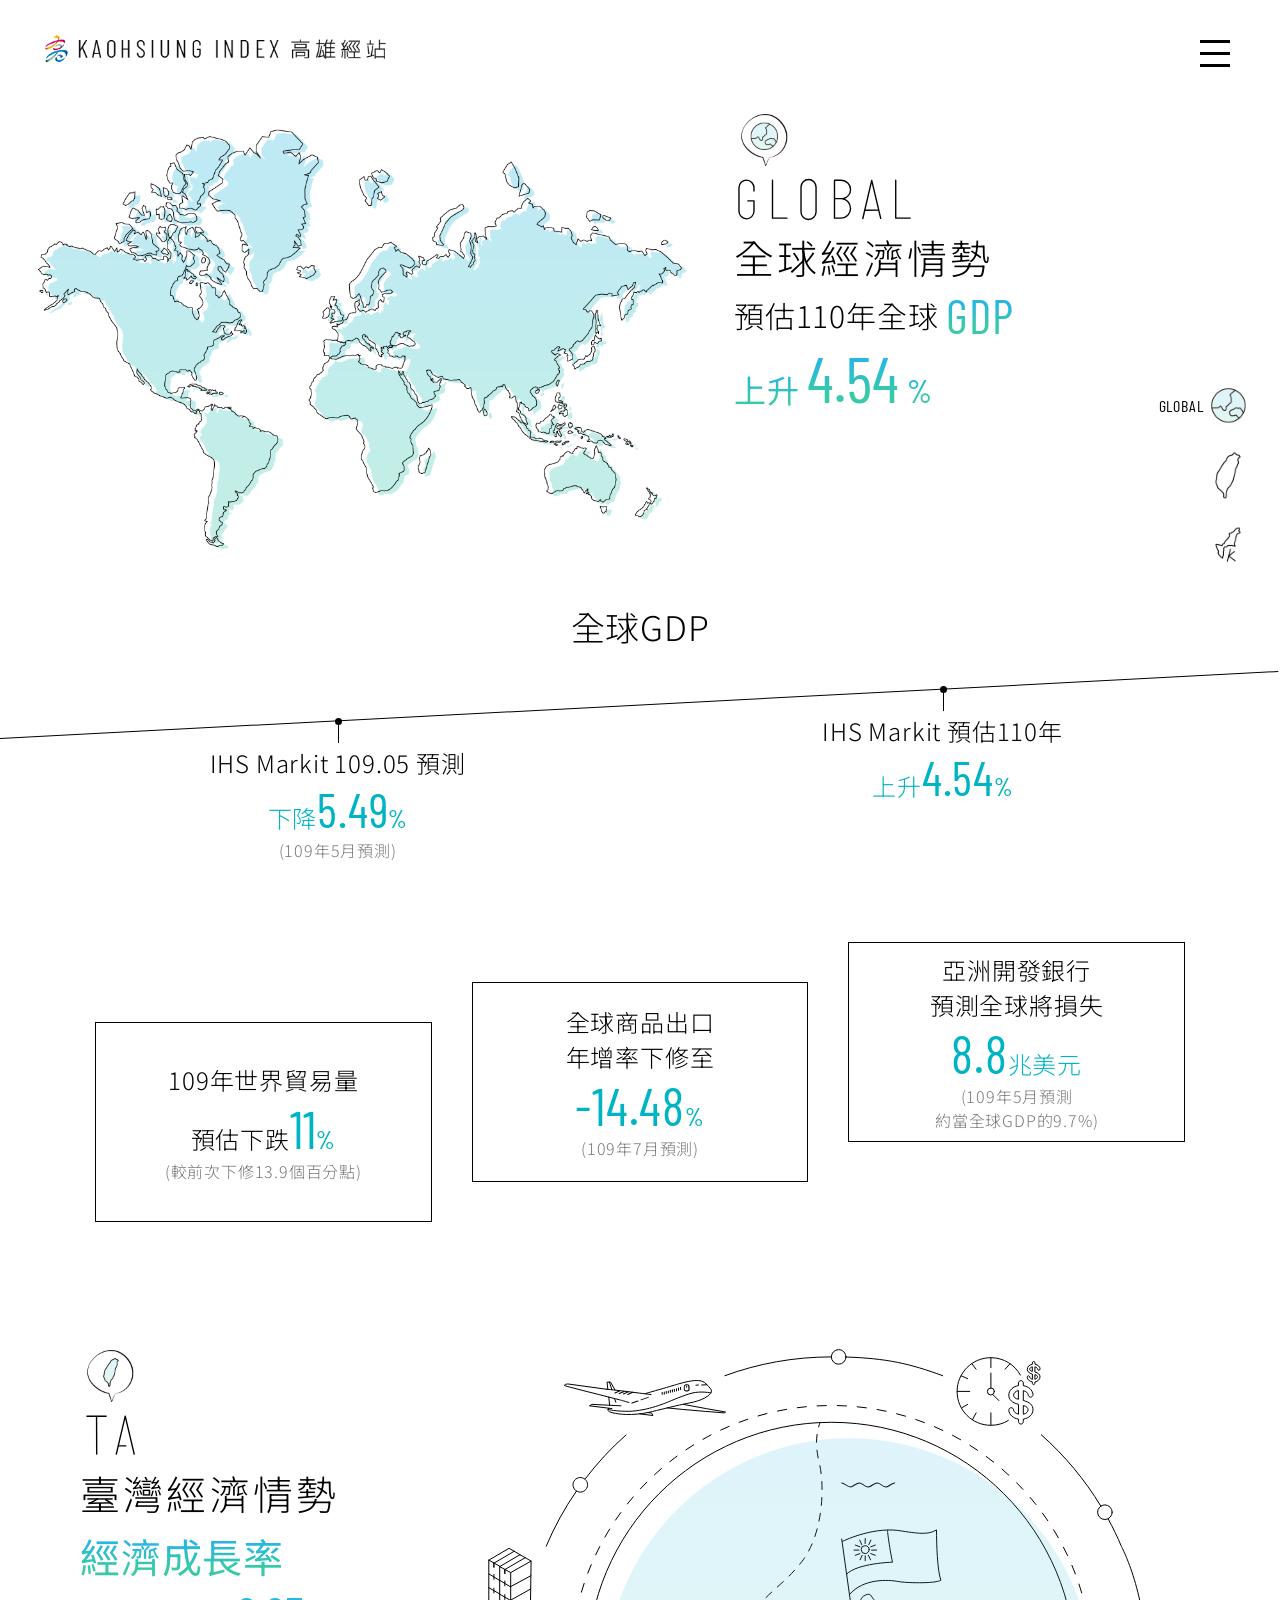
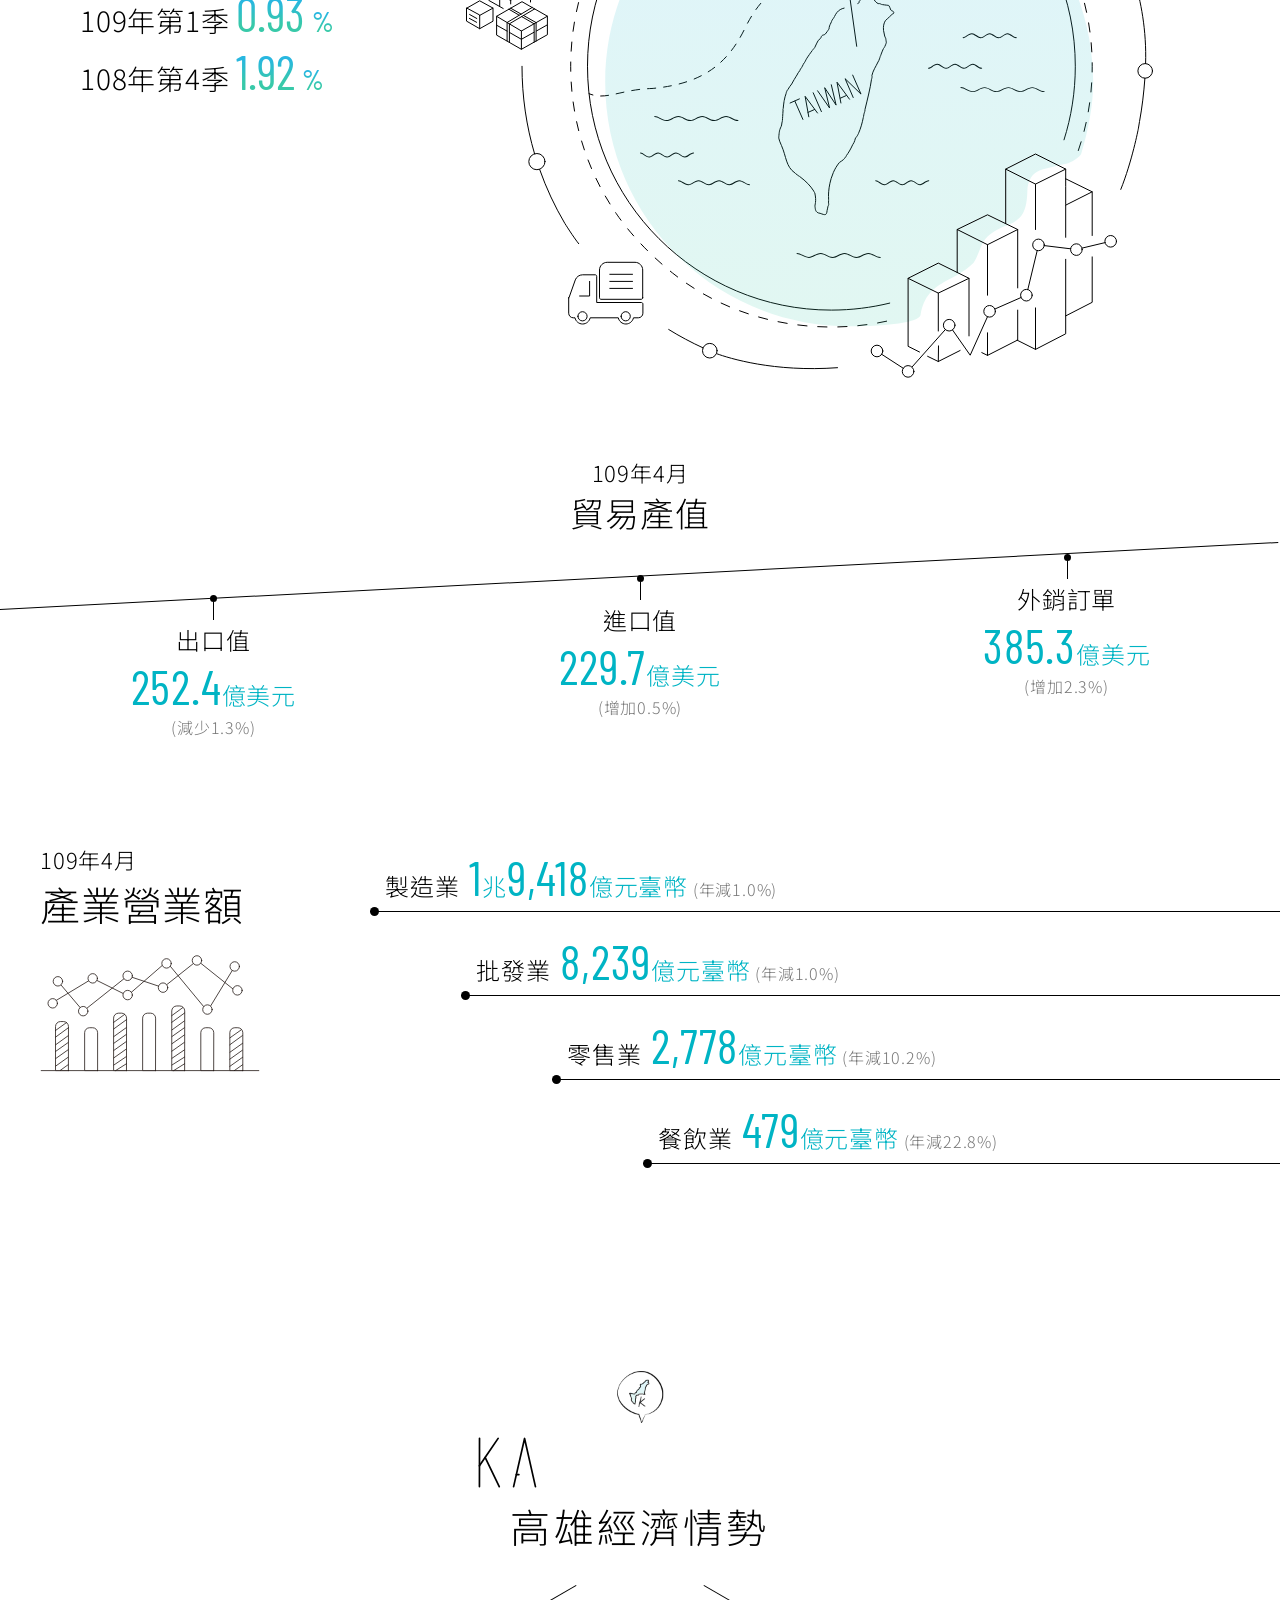
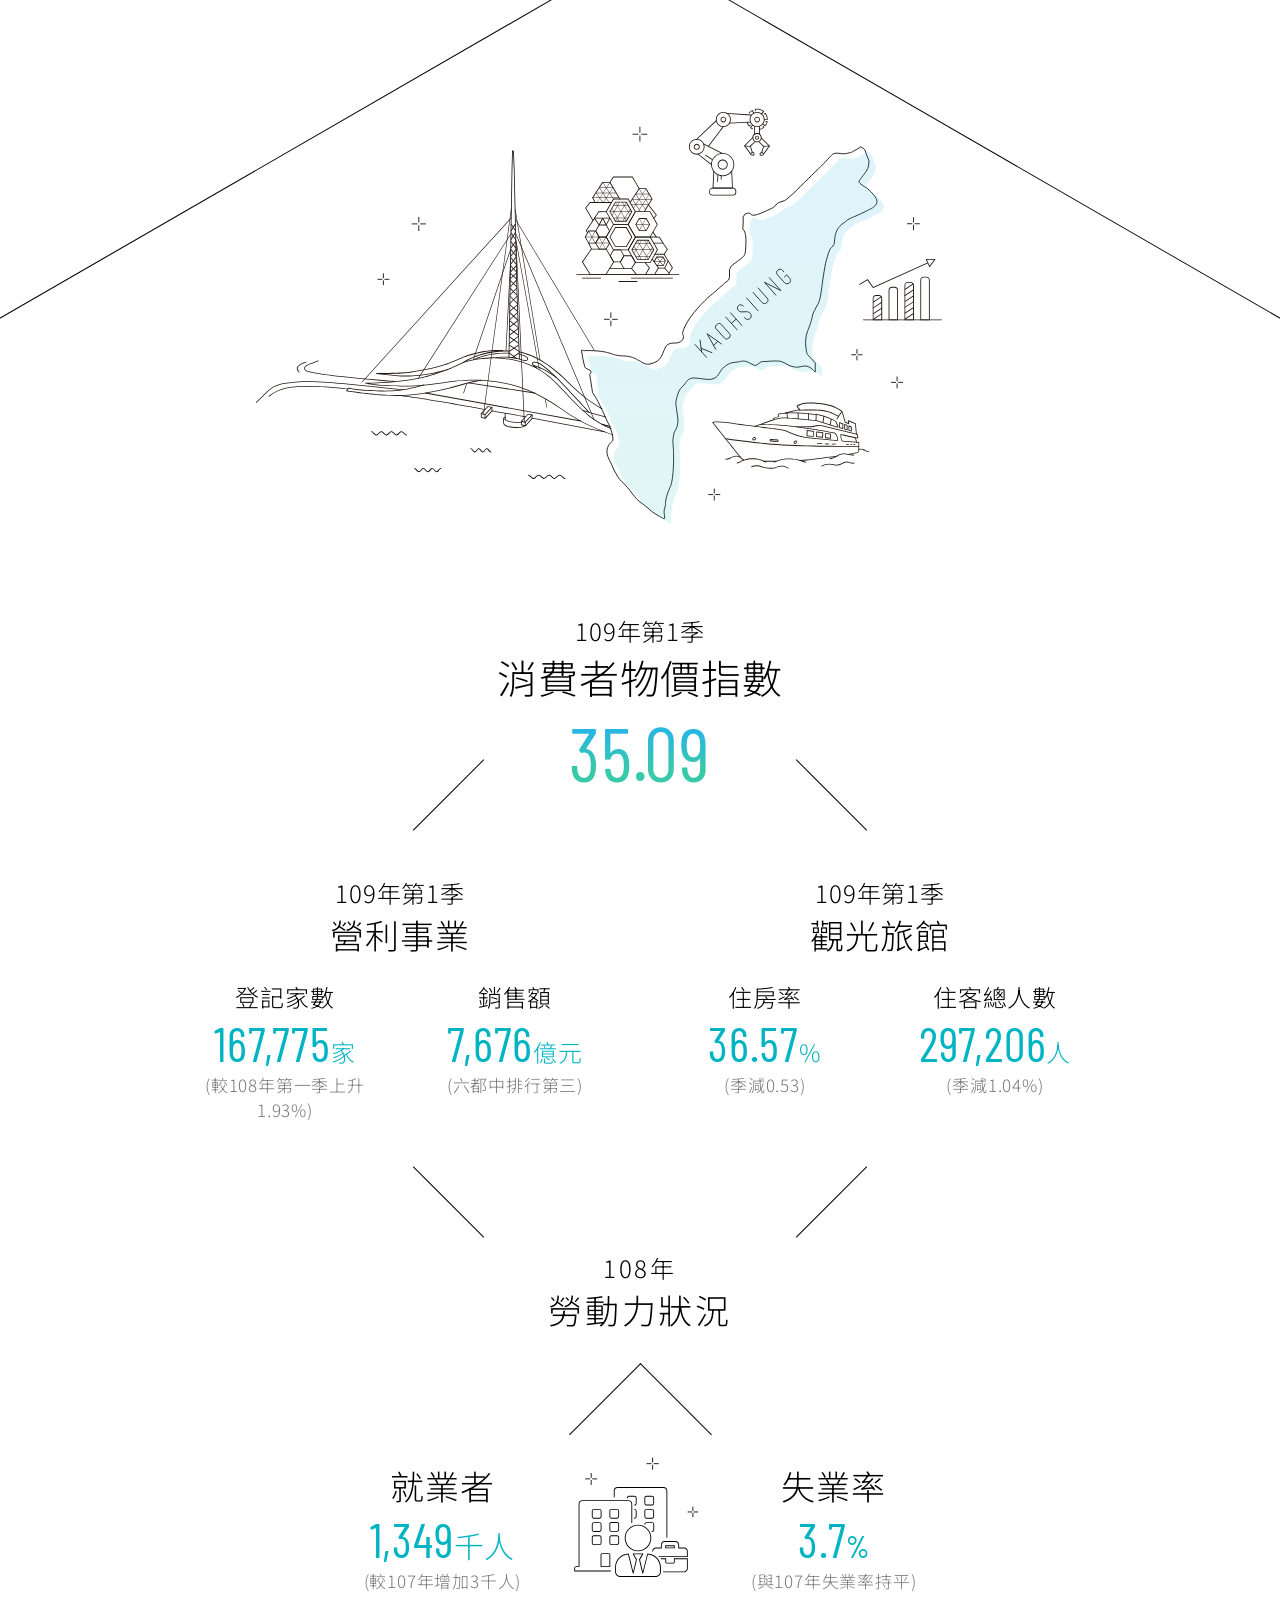
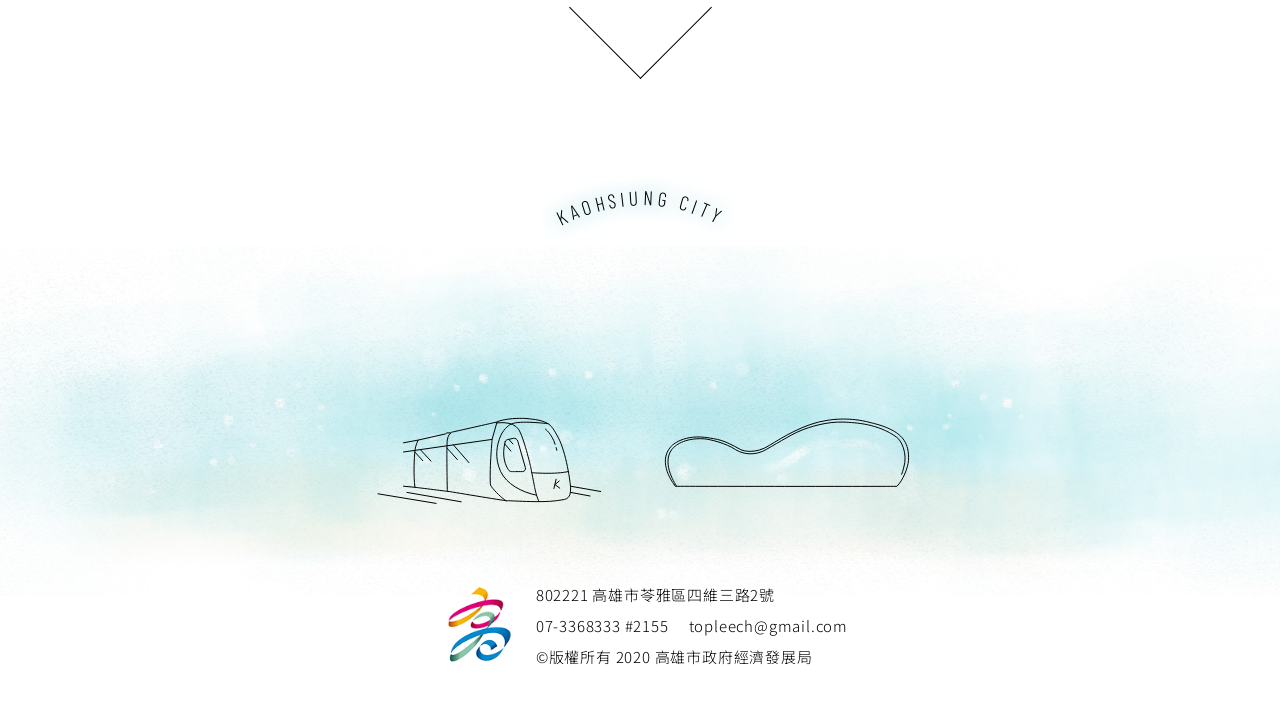
<file: kcindex/index.html>
<!doctype html>
<html lang="zh-Hant-TW">
<head>
<meta charset="utf-8">
<meta http-equiv="content-language" content="zh-Hant-TW" />
<meta name="viewport" content="width=device-width, initial-scale=1.0, user-scalable=no, minimum-scale=1.0, maximum-scale=1.0" />
<meta name="apple-mobile-web-app-capable" content="yes" />
<meta name="robots" content="noindex, nofollow">    
<title>首頁-高雄經站Kaohsiung Index</title>
<link rel="shortcut icon" href="layout/tw/images/favicon.ico" type="image/x-icon"/>
<link href="layout/tw/css/style.css" rel="stylesheet" type="text/css" />
<link href="layout/tw/css/index.css" rel="stylesheet" type="text/css" />
<script src="js/jquery-1.8.1.min.js"></script>
<script src="js/jquery-iifun.js"></script>
<script src="js/wow.min.js"></script>
<script src="js/waypoints.min.js"></script>
<script src="js/jquery.counterup.min.js"></script>

<!-- RWD -->
<link href="layout/tw/css/width_narrow.css" rel="stylesheet" type="text/css" media="only screen and (max-width: 639px)" />
<link href="layout/tw/css/width_wide.css" rel="stylesheet" type="text/css" media="only screen and (min-width: 640px) and (max-width: 1023px)" />
<link href="layout/tw/css/width_desktop.css" rel="stylesheet" type="text/css" media="only screen and (min-width: 1024px)" />

<!-- JS -->
<script>
    //啟動wow動畫
    $(function () {
        // new WOW({ scrollContainer: 'scroll' }).init();
        new WOW({
                callback: function (box) {
                    var dom = $(box);
                    if (dom.hasClass('count_big')) {
                        runCount(dom);
                    }
                }
            }).init();   
    });

    //數字亂跑效果(有小數點的)
    function runCount(dom) {
        dom.find('.count').each(function () {
            $(this).counterUp({
                time: 1200
            });
        });
    } 

    // 右側固定按鈕 
    $(function () {    
        $('.index_fixed_btn').onePageNav({
            changeHash: false
        });
    });
</script>

</head>

<body>
<div id="Wrap">
    <!-- Header start -->
    <header id="Header"><div>
        <h1 class="logo"><a href="index.html" title="高雄經站Kaohsiung Index"><img src="layout/tw/images/logo.png" alt="高雄經站Kaohsiung Index"></a></h1>

        <!-- 漢堡選單 -->
        <div class="Menubar"><span></span></div> 
        <div class="mobileMenuWrap">
            <div class="mobileMenu"><div class="scrollWrap">
                <div class="tt">Menu</div> 
                <div class="mob_search">
                    <div class="text"><input type="text" placeholder="Search" value=""/></div>
                    <div class="btn">
                        <input type="button" value="搜尋" class="btn" title="搜尋" onclick="javascript:window.location.href ='content/tw/search_result.html'"/>
                        <span class="icon"></span>
                    </div>
                </div> 
                <ul class="menu">
                    <li><a href="content/tw/news_list.html">最新消息</a></li> 
                    <li><a href="content/tw/economy_01.html">產經最前線</a></li> 
                    <li><a href="javascript:void(0);">產經面面觀</a>
                        <ul>
                            <li><a href="content/tw/expert_list.html">專家看高雄</a></li>
                            <!-- <li><a href="">智慧城市，高雄好YOUNG！</a></li> -->
                        </ul>
                    </li>  
                    <li><a href="javascript:void(0);">產經雲端服務</a>
                        <ul>
                            <li><a href="content/tw/link_01.html">統計資訊前哨站</a></li>
                            <li><a href="content/tw/link_02.html">高雄市政好站</a></li>
                            <li><a href="content/tw/download_list.html">檔案下載專區</a></li>
                        </ul>
                    </li>                                                                                                 
                </ul>     
            </div></div>   
        </div>

        <!-- 桌機版選單 -->
        <nav id="Menu" class="menu_top"><div>
            <ul>
                <li><a href="content/tw/news_list.html">最新消息</a></li> 
                <li><a href="content/tw/economy_01.html">產經最前線</a></li> 
                <li><a href="javascript:void(0);">產經面面觀</a>
                    <ul>
                        <li><a href="content/tw/expert_list.html">專家看高雄</a></li>
                        <!-- <li><a href="">智慧城市，高雄好YOUNG！</a></li> -->
                    </ul>
                </li>  
                <li><a href="javascript:void(0);">產經雲端服務</a>
                    <ul>
                        <li><a href="content/tw/link_01.html">統計資訊前哨站</a></li>
                        <li><a href="content/tw/link_02.html">高雄市政好站</a></li>
                        <li><a href="content/tw/download_list.html">檔案下載專區</a></li>
                    </ul>
                </li>
                <li class="search"><a href="javascript:void(0);"><span class="icon"></span></a>
                    <ul>
                        <li>
                            <div class="header_search">
                                <div class="text"><input type="text" placeholder="Search" /></div>
                                <div class="btn"><input type="button" value="搜尋" title="搜尋" onclick="javascript:window.location.href ='content/tw/search_result.html'" /><span class="icon"></span></div>
                            </div>
                        </li>
                    </ul>
                </li>                            
            </ul>
        </div></nav>
 
    </div></header><!-- Header end -->

    <!-- 右側固定按鈕 start  -->
    <div class="index_fixed_btn">
        <ul>
            <li class="global"><a href="#page1"><span class="tt">Global</span><span class="img"></span></a></li>
            <li class="taiwan"><a href="#page2"><span class="tt">Taiwan</span><span class="img"></span></a></li>
            <li class="kaohsiung"><a href="#page3"><span class="tt">Kaohsiung</span><span class="img"></span></a></li>
        </ul>
    </div><!-- 右側固定按鈕 end  -->

    <!--IndexCenter start=====-->
    <div id="Center" class="IndexCenter">
        <!-- 全球經濟情勢 -->
        <div id="page1" class="IndexGlobal indexBlock"><div>
            <div class="Main_TOP">
                <div class="titleBox col_right">
                    <div class="icon wow flipInX"><img src="layout/tw/images/icon_title_globe.png"></div>
                    <!-- 線條動畫 (Global文字)-->
                    <div class="font_line fontline-global wow flipInX">
                        <svg id="global" class="svg" xmlns="http://www.w3.org/2000/svg" x="0px" y="0px" viewBox="0 0 260 70" style="enable-background:new 0 0 260 70;">
                            <path d="M27.9,23.3v-4.8c0-6-4.9-10.9-10.9-11l0,0c-6,0-10.9,4.9-11,10.9l0,34.5
                                    c0,6,4.9,10.9,10.9,11l0,0c6,0,10.9-4.9,11-10.9l0-15.2H19"/>
                            <polyline points="54.9,7.5 54.9,62.9 76,62.9"/>
                            <path d="M107.4,64.9L107.4,64.9c-6,0-10.9-4.9-10.9-11l0-36.5c0-6,4.9-10.9,11-10.9l0,0
                                c6,0,10.9,4.9,10.9,11l0,36.5C118.3,60,113.4,64.9,107.4,64.9z"/>
                            <path d="M145.3,34.5h9.9c7.5,0,13.5,6.3,13.5,14.2l0,0c0,7.8-6.1,14.2-13.5,14.2h-9.9l0-55.3h9.9
                                c7.5,0,13.5,6.1,13.5,13.5l0,0c0,6.2-4.2,11.4-9.8,13l-1.9,0.5"/>
                            <polyline points="186.6,63.4 199.6,7.9 212.7,63.3"/>
                            <line x1="189.4" y1="51.4" x2="209.1" y2="51.3"/>
                            <polyline points="234.6,7.5 234.6,62.8 255.7,62.8"/> 
                        </svg>
                    </div> 
                    <div class="title wow flipInX" data-wow-delay="0.2s"><h2>全球經濟情勢</h2></div>
                    <div class="subtitle wow flipInX" data-wow-delay="0.2s"><span>預估110年全球</span><span class="light font-gradual-color">GDP</span></div>
                    <div class="amount wow flipInX" data-wow-delay="0.2s">
                        <div class="font-gradual-color">上升</div>
                        <div class="count_big font-gradual-color wow"><span class="count">4.54</span></div>
                        <div class="font-gradual-color percent">%</div>
                    </div>
                </div>
                <!-- 世界地圖主視覺 -->
                <div class="imgBox col_left">
                    <div class="img wow fadeInDown"><img src="layout/tw/images/img_world_01.png"></div>
                    <div class="img wow fadeInDown" data-wow-delay="0.4s"><img src="layout/tw/images/img_world_02.png"></div>
                    <div class="img wow fadeInDown" data-wow-delay="0.8s"><img src="layout/tw/images/img_world_03.png"></div>
                    <div class="img wow fadeInDown" data-wow-delay="1.2s"><img src="layout/tw/images/img_world_04.png"></div>            
                </div>   
            </div>
            <div class="Content_Box">
                <div class="cont_title wow fadeInDown" data-wow-offest="400">全球GDP</div>
                <div class="data_line_bar">
                    <div class="line line-run-up active_point"></div>
                    <div class="cont"><div>
                        <div class="item wow fadeInDown" data-wow-delay="0.8s" data-wow-duration="0.8s" data-wow-duration="400">
                            <div class="tt">IHS Markit 109.05 預測</div>
                            <div class="amount">下降<span class="data">5.49</span><span class="percent">%</span></div>
                            <div class="remark">(109年5月預測)</div>
                        </div>
                        <div class="item wow fadeInDown" data-wow-delay="1.3s" data-wow-duration="0.8s" data-wow-duration="400">
                            <div class="tt">IHS Markit 預估110年</div>
                            <div class="amount">上升<span class="data">4.54</span><span class="percent">%</span></div>
                        </div>                     
                    </div></div>
                </div>
                <div class="data_col_box">
                    <div class="item wow fadeInDown" data-wow-delay="0.5s" data-wow-duration="1s"><div>
                        <div class="tt">109年世界貿易量<br>預估下跌<span class="data">11</span><span class="percent">%</span></div>
                        <div class="remark">(較前次下修13.9個百分點)</div>
                    </div></div>
                    <div class="item wow fadeInDown" data-wow-delay="0.9s" data-wow-duration="1s" data-wow-offest="300"><div>
                        <div class="tt">全球商品出口<br>年增率下修至<br><span class="data">-14.48</span><span class="percent">%</span></div>
                        <div class="remark">(109年7月預測)</div>
                    </div></div>
                    <div class="item wow fadeInDown" data-wow-delay="1.3s" data-wow-duration="1s" data-wow-offest="400"><div>
                        <div class="tt">亞洲開發銀行<br>預測全球將損失<br><span class="data">8.8</span><span class="color-blue">兆美元</span></div>
                        <div class="remark">(109年5月預測<br>約當全球GDP的9.7%)</div>
                    </div></div>
                </div>
            </div>
        </div></div>

        <!-- 臺灣經濟情勢 -->
        <div id="page2" class="IndexTaiwan indexBlock">
            <div class="Main_TOP"><div>
                <div class="titleBox col_left">
                    <div class="icon wow flipInX"><img src="layout/tw/images/icon_title_taiwan.png"></div>
                    <!-- 線條動畫 (taiwan文字)-->
                    <div class="font_line fontline-taiwan wow flipInX">
                        <svg id="taiwan" class="svg" xmlns="http://www.w3.org/2000/svg" x="0px" y="0px" viewBox="0 0 260 70" style="enable-background:new 0 0 260 70;">
                            <line x1="8.9" y1="7.7" x2="36.8" y2="7.6"/>
                            <line x1="22.9" y1="8.6" x2="23.1" y2="62.8"/>
                            <polyline points="51.7,62.9 64.7,7.5 77.8,62.8"/>
                            <line x1="54.6" y1="50.9" x2="74.3" y2="50.8"/>
                            <line x1="100.1" y1="7.2" x2="100.4" y2="63.2"/>
                            <polyline points="121.2,7.2 132.5,63.3 142.2,7.2 151.8,63.2 162,7.1"/>
                            <polyline points="180.6,63.3 193.5,7.1 206.5,63.2"/>
                            <line x1="184.6" y1="50.7" x2="202.8" y2="50.6"/>
                            <polyline points="227.8,63.6 227.9,7.4 251.1,63.5 250.8,6.8"/>
                        </svg>
                    </div>  
                    <div class="title wow flipInX" data-wow-delay="0.2s"><h2>臺灣經濟情勢</h2></div>
                    <div class="subtitle wow flipInX" data-wow-delay="0.2s"><span class="font-gradual-color">經濟成長率</span></div>
                    <div class="amount wow flipInX" data-wow-delay="0.2s">
                        <div class="item">
                            <div class="text">109年第1季</div>
                            <div class="count_big font-gradual-color wow"><span class="count">1.59</span></div>
                            <div class="font-gradual-color percent">%</div>      
                        </div>
                        <div class="item">
                            <div class="text">108年第4季</div>
                            <div class="count_big font-gradual-color wow"><span class="count">3.29</span></span></div>
                            <div class="font-gradual-color percent">%</div>      
                        </div>
                    </div>
                </div>  
                <div class="imgBox col_right active_point"> 
                    <div class="tw_object">
                        <!-- 臺灣主視覺 -->
                        <svg id="svg_taiwan" xmlns="http://www.w3.org/2000/svg" x="0px" y="0px" viewBox="0 0 700 700" style="enable-background:new 0 0 700 700;">
                            <!-- 台灣 -->
                            <g class="svg-focus-tw">
                                <path class="st6" d="M384.1,302.1c-2.9,0.6-5.3,2.1-7.1,4.3c-1,1.2-1.7,2.5-2.4,3.9c0.1,0-1.2,2.2-1.8,2.8
                                    c-0.6,0.7-1,1.6-1.3,2.5c-0.6,1.8-2.1,3.8-2.3,5.9c-0.1,0.5-0.1,1-0.2,1.4c0.1,0-2,2.9-2.1,3.1c-0.5,0.7-1.1,1.4-1.7,2.2
                                    c-0.5,0.4-1.2,0.7-1.8,0.8c-1.2,0.2-2,1-2.3,2.3c-0.1,0.5-0.5,0.9-0.8,1.3c-0.6,0.7-1.4,1.2-2.1,1.9c-1.6,2-2,4.8-3.4,6.9
                                    c-0.2,0.3-0.4,0.5-0.6,0.8c-0.4,0.5-1.9,2.3-2,2.3c0,0.1-0.1,0.2-0.1,0.3c-0.7,0.8-4.5,6.2-5.6,8c0,0-1.2,2.3-1.8,3.5
                                    c-0.7,0.3-2.1,3.7-3.1,5.3c-0.2,0.1-1.9,2.6-1.7,2.8c-0.4,0.6-0.7,1.2-1.1,1.7c-0.7,0.3-1,1-1.2,1.9c0,0,0,0,0,0
                                    c-2.4,3.8-4.7,7.7-5.9,10c-1.4,1.8-2.7,3.5-3.7,5.4c-0.8,0.4-2,3.7-1.9,4.1c-0.8,2.1-1.4,4.4-1.9,7.1c-0.1,0.4-0.1,0.7-0.2,1.1
                                    c-0.3,2.1-0.6,4.3-0.8,6.9c-0.3,0.3-0.4,0.7-0.2,1.2c0,0,0,0.1,0.1,0.1c-0.4,5.4-0.5,8.4-0.7,10.6c0,0.1-0.1,0.1-0.1,0.2
                                    c0,0,0,0,0.1,0c0,0.3-0.1,0.6-0.1,0.8c0,0-0.1,0-0.1,0c-0.1,0.5-0.2,1-0.3,1.5c-0.1,0.7-0.2,1.3-0.3,2c-0.1,0.4-0.2,0.9-0.4,1.4
                                    c-0.5,1-1,2-1.3,3.1c-0.7,1.5-1.3,8.8-1.1,8.7c0.4,1.8,1.1,4,2.4,6.7c0.1,0.3,0.2,0.5,0.3,0.7c5,11.3,4.2,21,13.6,27.5
                                    c0.2,0.2,0.3,0.3,0.5,0.5c0.6,0.4,1.2,0.9,1.7,1.3c0.2,0.3,1.4,1,2,1.4c0.1,0,0.3,0.2,0.5,0.3c6.2,4.7,10.5,9,13.9,14.4
                                    c0.1,0.2,0.2,0.5,0.3,0.7c0.2,0.3,0.4,0.5,0.5,0.8c0.1,0.1,0.2,0.3,0.3,0.4c0,0,0,0,0,0c2,9-0.2,11.9,0.2,13.7
                                    c0.4,1.7-0.2,6.2,5.1,6.7c5.1,1.9,6.5,2.4,7-2.8c0.4-1.8,0.7-3.1,0.9-4.3c0.3-0.5,0.6-1,0.7-1.6c0.1-0.5-0.1-1.1-0.2-1.7
                                    c0.1-0.6,0.1-1.3,0.1-2c0-0.2,0-0.4,0-0.6c0-1.4,0-3-0.1-5.3c0.1-3.7,0.6-9.9,2.7-16.6c0.7-2,1.5-4,2.2-6
                                    c1.5-3.4,3.4-6.7,5.9-9.8c0,0,0.1-0.1,0.1-0.1c0,0,0.1-0.1,0.1-0.1c1.4-0.9,2.8-1.8,4.1-2.9c0.8-0.6,1.2-1.7,1.9-2.4
                                    c0.5-0.5,0.8-1,0.9-1.5c1.9-2.6,4.1-6.1,6.3-10.9c1-1.3,1.6-2.8,2.1-4.3c0.1-0.5,0.3-0.9,0.4-1.4c0.1-0.4,0.3-0.7,0.4-1.1
                                    c0,0,0,0,0,0c0.4-0.4,0.9-0.9,1.3-1.6c0.2-0.1,1.8-3.1,1.8-3.4c1.8-4,3.5-9.7,4.6-15.4v0c0.1-0.3,0.2-0.5,0.2-0.8
                                    c0.2-0.5,0.2-1.1,0.3-1.7c0-0.1,0-0.2,0-0.2c0.1-0.3,0.1-0.5,0.2-0.8c0,0,0,0,0,0c0.1-0.9,0.9-2.8,0.9-3c0-0.5,0.1-1,0.1-1.6
                                    c2.3-9.5,5.4-21.5,6.5-30.1c0.4-1.2,0.8-2.4,0.4-3.7c0.8-4.5,4.1-9.3,6.1-13.6l0,0c1.1-1.3,2.1-5.2,2.2-5.4c0,0,0.8-1.7,1-2.6
                                    c0.8-2,1.5-3.9,2.2-5.3c0.3-0.4,1.5-2,1.4-2.2c0.7-1.4,1-2.2,1.1-2.7c0.3-0.2,0.5-1.2,0.4-1.5c0,0-0.4-2.9-0.6-4
                                    c-0.2-0.8-0.9-1.4-1-2.2c-0.5-1.9-0.8-3.9-1.2-5.8c0-0.1,0-0.1,0-0.2c-0.3-3.3,0.1-6.6,1.9-9.5c0,0,0,0,0,0
                                    c3.5-3.2,5.6-5.2,6.8-6.4c0.4-0.2,0.7-0.3,1.1-0.5c0,0,0.1,0,0.1,0c0.1-0.5,0.4-0.8,0.4-1.1c-0.2-1.8-2.4-1.6-2.9-2.5
                                    c-0.5-0.9-1.7-4.7-2.3-4.7c-0.1-0.1-0.3-0.1-0.6-0.1c0,0-0.1,0-0.1,0c-1.5-0.1-5.9-0.8-6.2-0.8c0,0-1.6-0.9-2.2-0.9
                                    c-0.4,0-0.9,0-1.3,0c-0.9-0.4-1.7-0.9-2.3-1.6c-0.2-0.2-0.5-0.5-0.7-0.8c0,0,0,0,0-0.1c-0.8-1-1.9-2.1-2.5-3
                                    c-0.2-0.3-0.4-0.6-0.5-0.8c-0.6-0.9-1.2-1.9-1.5-2.1c-0.1,0-0.2-0.1-0.3-0.2c-0.6-0.5-1.9-1.4-4.6-0.1c-0.2,0.1-0.4,0.2-0.7,0.4
                                    c-1,0.6-2.7,1.5-3.4,2.5c-0.4,0.8-0.6,1.2-0.6,1.4c0,0.1,0,0.2-0.1,0.2c-0.2,0.3-0.7,0.8-1.2,1.3c-0.2,0.2-0.4,0.4-0.5,0.5
                                    c-0.1,0.1-0.2,1.2-0.2,1.5l0,0c0,0-0.5,0.4-1.3,0.8"/>
                                <g class="tw_flag">
                                    <line class="st6" x1="396.7" y1="340.3" x2="381.7" y2="233"/>
                                    <path class="st6" d="M382.4,235.4c0,0,28.2-14.1,55.3-11c21.9,3.4,30.2,4.5,38.8-0.5c0,13.6,0.8,40.9,4.4,50.4
                                        c-6.8,3.6-36.3,2.5-42,1.3c-10.6-2-35.6-3.4-49.3,12.8"/>
                                    <path class="st6" d="M427.4,224.2c0,0,1.6,15.6,5.1,32c0,0-35.2,0.9-45.9,11.9"/>
                                    <g>
                                        <circle class="st6" cx="405.2" cy="243.6" r="4"/>
                                        <line class="st6" x1="405.2" y1="237.5" x2="405.2" y2="232.5"/>
                                        <line class="st6" x1="401.8" y1="238.6" x2="399.7" y2="234.1"/>
                                        <line class="st6" x1="399.9" y1="240.8" x2="395.3" y2="239.1"/>
                                        <line class="st6" x1="399" y1="244.1" x2="394" y2="244.1"/>
                                        <line class="st6" x1="402.2" y1="249.3" x2="400.1" y2="253.8"/>
                                        <line class="st6" x1="399.9" y1="247.6" x2="395.3" y2="249.3"/>
                                        <line class="st6" x1="405.2" y1="254.7" x2="405.2" y2="249.8"/>
                                        <line class="st6" x1="408.8" y1="238.6" x2="410.9" y2="234.1"/>
                                        <line class="st6" x1="410.7" y1="240.8" x2="415.3" y2="239.1"/>
                                        <line class="st6" x1="411.6" y1="244.1" x2="416.6" y2="244.1"/>
                                        <line class="st6" x1="408.4" y1="249.3" x2="410.5" y2="253.8"/>
                                        <line class="st6" x1="410.7" y1="247.6" x2="415.3" y2="249.3"/>
                                    </g>
                                </g>
                                <g class="tw_name">
                                    <line class="st5" x1="330.1" y1="397" x2="339.4" y2="392.9"/>
                                    <line class="st5" x1="334.9" y1="395.2" x2="342.9" y2="413.4"/>
                                    <polyline class="st5" points="348.8,410.8 345.1,390.3 357.5,407"/>
                                    <line class="st5" x1="348" y1="406.4" x2="354.6" y2="403.5"/>
                                    <line class="st5" x1="353.2" y1="386.8" x2="361.4" y2="405.6"/>
                                    <polyline class="st5" points="357.6,384.8 369.6,402 364.7,381.7 376.1,399.1 371.3,378.8"/>
                                    <polyline class="st5" points="380.9,397 377,376.2 389.5,393.2"/>
                                    <line class="st5" x1="380.3" y1="392.2" x2="386.4" y2="389.5"/>
                                    <polyline class="st5" points="393.2,391.5 385.1,372.7 401,388.1 392.7,369.1"/>
                                </g>
                            </g>

                            <!-- 中間台灣周圍 -->
                            <g class="svg-around">
                                <path class="st1" d="M430.1,597c-18.8,4.6-38.4,7.1-58.7,7.1c-134.7,0-243.9-109.2-243.9-243.9
                                    s109.2-243.9,243.9-243.9s243.9,109.2,243.9,243.9c0,25.8-4,50.7-11.4,74"/>
                                <g>
                                    <path class="st2" d="M359.8,116.9c-0.3,1.2-0.7,2.4-1.1,3.9"/>
                                    <path class="st3" d="M357.1,128.5c-0.9,6.3-1,14.9,1.9,27.4c6.2,23.8,4.2,72.6-17.3,99.9
                                        c-23.1,29.3-39.1,30.3-56.7,66.4s-42.7,55.7-93,60.3c-25.7,0.6-41.3,9-55.2,7.3"/>
                                    <path class="st2" d="M132.9,389c-1.3-0.3-2.5-0.8-3.8-1.3"/>
                                </g>
                                <path class="st4" d="M618.2,444.9c9.1-26.5,14-55,14-84.6c0-144-116.8-260.8-260.8-260.8
                                    S110.7,216.3,110.7,360.3c0,54,16.4,104.2,44.6,145.8c0,0,19,30.3,57.1,60.8c43.4,34.7,99.2,54.1,159.1,54.1
                                    c19.9,0,39.2-2.2,57.8-6.4"/>

                                <path class="st5" d="M499.2,645"/>
                                <g class="line_tw_wave">
                                    <path d="M584.2,386.1c-2.2,0-4.3-1.1-6.4-2.1c-1.9-1-3.8-1.9-5.5-1.9c-2,0-4,1-5.9,2c-1.9,1-4,2-6,2
                                        c-2.2,0-4.4-1.1-6.4-2.1c-1.9-1-3.7-1.9-5.5-1.9c-2,0-4.1,1-6,2c-2,1-3.9,2-5.9,2c-2.3,0-4.5-1.1-6.6-2.2c-1.9-1-3.7-1.8-5.3-1.8
                                        c-2.1,0-4.2,1.1-6.2,2.1c-2,1-3.8,1.9-5.7,1.9c-2.5,0-4.9-1.2-7-2.3c-1.8-0.9-3.4-1.7-4.9-1.7c-0.3,0-0.5-0.2-0.5-0.5
                                        s0.2-0.5,0.5-0.5c1.7,0,3.5,0.9,5.4,1.9c2.1,1.1,4.2,2.2,6.5,2.2c1.6,0,3.4-0.9,5.2-1.8c2.1-1.1,4.3-2.2,6.7-2.2
                                        c1.9,0,3.8,1,5.8,2c2,1,4,2,6.1,2c1.7,0,3.5-0.9,5.4-1.9c2.1-1,4.2-2.1,6.5-2.1c2,0,4,1,5.9,2c2,1,4,2,6,2c1.8,0,3.6-0.9,5.5-1.9
                                        c2.1-1,4.2-2.1,6.4-2.1c2,0,4,1,6,2c1.9,1,4,2,5.9,2c0.3,0,0.5,0.2,0.5,0.5S584.5,386.1,584.2,386.1z"/>
                                    <path d="M289.7,479.2c-1.9,0-3.7-1.1-5.5-2.1c-1.6-1-3.2-1.9-4.7-1.9c-1.7,0-3.4,1-5,2c-1.7,1-3.4,2-5.2,2
                                        c-1.9,0-3.8-1.1-5.6-2.1c-1.6-1-3.2-1.9-4.6-1.9c-1.7,0-3.4,1-5.1,2c-1.7,1-3.4,2-5.1,2c-2,0-3.9-1.1-5.7-2.2
                                        c-1.6-0.9-3.1-1.8-4.5-1.8c0,0,0,0,0,0c-1.8,0-3.6,1-5.3,2.1c-1.7,1-3.3,1.9-4.9,1.9c-2.2,0-4.2-1.2-6-2.3
                                        c-1.5-0.9-2.9-1.7-4.1-1.7c-0.3,0-0.5-0.2-0.5-0.5s0.2-0.5,0.5-0.5c1.5,0,3,0.9,4.6,1.9c1.8,1,3.6,2.1,5.5,2.1
                                        c1.3,0,2.8-0.9,4.4-1.8c1.8-1.1,3.7-2.2,5.8-2.2c0,0,0,0,0,0c1.7,0,3.3,1,5,2c1.7,1,3.4,2,5.2,2c1.4,0,3-0.9,4.6-1.9
                                        c1.8-1.1,3.6-2.1,5.6-2.1c1.7,0,3.5,1,5.1,2c1.7,1,3.4,2,5,2c1.5,0,3-0.9,4.6-1.9c1.8-1,3.6-2.1,5.5-2.1c1.8,0,3.5,1,5.2,2
                                        c1.6,1,3.4,2,5,2c0.3,0,0.5,0.2,0.5,0.5S289.9,479.2,289.7,479.2z"/>
                                    <path d="M521.6,362.8L521.6,362.8c-1.7,0-3.3-1.1-4.9-2.1c-1.4-1-2.7-1.9-4-1.9l0,0c-1.4,0-2.9,1-4.3,2
                                        c-1.5,1-3,2-4.5,2c-1.8,0-3.4-1.1-5-2.2c-1.4-0.9-2.7-1.8-3.9-1.8c-1.5,0-3,1-4.5,2c-1.5,1-2.9,2-4.4,2c-1.8,0-3.5-1.1-5.1-2.2
                                        c-1.3-0.9-2.6-1.8-3.7-1.8c0,0,0,0,0,0c-1.7,0-3.3,1.1-4.8,2.1c-1.4,1-2.7,1.9-4,1.9c-0.3,0-0.5-0.2-0.5-0.5s0.2-0.5,0.5-0.5
                                        c1,0,2.2-0.8,3.5-1.7c1.6-1.1,3.4-2.3,5.4-2.3c0,0,0,0,0,0c1.4,0,2.8,0.9,4.3,1.9c1.5,1,3,2.1,4.6,2.1c1.2,0,2.5-0.9,3.8-1.8
                                        c1.6-1.1,3.2-2.2,5-2.2c1.5,0,3,1,4.5,2c1.4,1,2.9,2,4.4,2c1.2,0,2.6-0.9,4-1.8c1.6-1.1,3.2-2.2,4.9-2.2c0,0,0,0,0,0
                                        c1.5,0,3.1,1,4.5,2c1.4,1,2.9,2,4.3,2c0.3,0,0.5,0.2,0.5,0.5S521.8,362.8,521.6,362.8z"/>
                                    <path d="M224.9,451.5c-1.7,0-3.3-1.1-4.9-2.2c-1.4-1-2.7-1.8-4-1.8c-1.4,0-2.9,1-4.4,2c-1.5,1-3,2-4.5,2
                                        c-1.8,0-3.4-1.1-5-2.2c-1.4-0.9-2.7-1.8-3.8-1.8c0,0,0,0,0,0c-1.5,0-3.1,1-4.6,2.1c-1.5,1-2.9,1.9-4.3,1.9c-2,0-3.8-1.2-5.4-2.3
                                        c-1.3-0.9-2.5-1.7-3.5-1.7c-0.3,0-0.5-0.2-0.5-0.5s0.2-0.5,0.5-0.5l0,0c1.3,0,2.6,0.9,4,1.9c1.5,1.1,3.1,2.1,4.8,2.1
                                        c1.1,0,2.4-0.9,3.7-1.8c1.6-1.1,3.3-2.2,5.1-2.2c0,0,0,0,0,0c1.5,0,2.9,1,4.4,2c1.5,1,3,2,4.5,2c1.2,0,2.5-0.9,3.9-1.8
                                        c1.6-1.1,3.2-2.2,5-2.2c1.5,0,3.1,1,4.5,2c1.4,1,2.9,2,4.3,2c1.2,0,2.6-0.9,4-1.9c1.6-1.1,3.2-2.1,4.9-2.1c0.3,0,0.5,0.2,0.5,0.5
                                        s-0.2,0.5-0.5,0.5c-1.4,0-2.9,1-4.3,2C228,450.5,226.5,451.5,224.9,451.5z"/>
                                    <path d="M278,415.1c-2.2,0-4.3-1.1-6.4-2.1c-1.9-1-3.8-1.9-5.5-1.9c-2,0-4,1-5.9,2c-1.9,1-4,2-6,2
                                        c-2.2,0-4.4-1.1-6.4-2.1c-1.9-1-3.7-1.9-5.5-1.9c-2,0-4.1,1-6,2c-2,1-3.9,2-5.9,2c-2.3,0-4.5-1.1-6.6-2.2c-1.9-1-3.7-1.8-5.3-1.8
                                        c-2.1,0-4.2,1.1-6.2,2.1c-2,1-3.8,1.9-5.7,1.9c-2.5,0-4.9-1.2-7-2.3c-1.8-0.9-3.4-1.7-4.9-1.7c-0.3,0-0.5-0.2-0.5-0.5
                                        s0.2-0.5,0.5-0.5c1.7,0,3.5,0.9,5.4,1.8c2.1,1.1,4.2,2.2,6.5,2.2c1.6,0,3.4-0.9,5.2-1.8c2.1-1.1,4.3-2.2,6.7-2.2
                                        c1.9,0,3.8,1,5.8,2c2,1,4,2,6.1,2c1.7,0,3.5-0.9,5.4-1.9c2.1-1,4.2-2.1,6.5-2.1c2,0,4,1,5.9,2c2,1,4,2,6,2c1.8,0,3.6-0.9,5.5-1.9
                                        c2.1-1,4.2-2.1,6.4-2.1c2,0,4,1,6,2c1.9,1,4,2,5.9,2c0.3,0,0.5,0.2,0.5,0.5S278.3,415.1,278,415.1z"/>
                                    <path d="M460.1,479.2c-1.7,0-3.3-1.1-4.9-2.2c-1.4-1-2.7-1.8-4-1.8c-1.4,0-2.9,1-4.4,2c-1.5,1-3,2-4.5,2
                                        c-1.8,0-3.4-1.1-5-2.2c-1.4-0.9-2.7-1.8-3.8-1.8c-1.5,0-3.1,1-4.6,2.1c-1.5,1-2.9,1.9-4.3,1.9c-2,0-3.8-1.2-5.4-2.3
                                        c-1.3-0.9-2.5-1.7-3.5-1.7c-0.3,0-0.5-0.2-0.5-0.5s0.2-0.5,0.5-0.5c1.3,0,2.6,0.9,4,1.9c1.5,1.1,3.1,2.1,4.8,2.1
                                        c1.1,0,2.4-0.9,3.7-1.8c1.6-1.1,3.3-2.2,5.1-2.2c1.5,0,2.9,1,4.4,2c1.5,1,3,2,4.5,2c1.2,0,2.5-0.9,3.9-1.8c1.6-1.1,3.2-2.2,5-2.2
                                        c1.5,0,3.1,1,4.5,2c1.4,1,2.9,2,4.3,2c1.2,0,2.6-0.9,4-1.9c1.6-1.1,3.2-2.1,4.9-2.1c0.3,0,0.5,0.2,0.5,0.5s-0.2,0.5-0.5,0.5
                                        c-1.4,0-2.9,1-4.3,2C463.1,478.1,461.6,479.2,460.1,479.2z"/>
                                    <path d="M556.2,332.2L556.2,332.2c-1.7,0-3.3-1.1-4.9-2.1c-1.4-1-2.7-1.9-4-1.9c-1.4,0-2.9,1-4.3,2
                                        c-1.5,1-3,2-4.5,2c-1.8,0-3.4-1.1-5-2.2c-1.4-0.9-2.7-1.8-3.9-1.8c-1.5,0-3,1-4.5,2c-1.5,1-2.9,2-4.4,2c-1.8,0-3.5-1.1-5.1-2.2
                                        c-1.3-0.9-2.6-1.8-3.7-1.8c-1.7,0-3.3,1.1-4.8,2.1c-1.4,1-2.7,1.9-4,1.9c-0.3,0-0.5-0.2-0.5-0.5s0.2-0.5,0.5-0.5
                                        c1,0,2.2-0.8,3.5-1.7c1.6-1.1,3.4-2.3,5.4-2.3c1.4,0,2.8,0.9,4.3,1.9c1.5,1,3,2.1,4.6,2.1c1.2,0,2.5-0.9,3.9-1.8
                                        c1.6-1.1,3.2-2.2,5-2.2c1.5,0,3,1,4.5,2c1.4,1,2.9,2,4.4,2c1.2,0,2.6-0.9,4-1.8c1.6-1.1,3.2-2.2,4.9-2.2c1.5,0,3.1,1,4.5,2
                                        c1.4,1,2.9,2,4.3,2c0.3,0,0.5,0.2,0.5,0.5C556.7,332,556.5,332.2,556.2,332.2z"/>
                                    <path d="M420.3,551.9c-2.2,0-4.3-1.1-6.4-2.1c-1.9-1-3.8-1.9-5.5-1.9c-2,0-4,1-5.9,2c-1.9,1-4,2-6,2
                                        c-2.2,0-4.4-1.1-6.4-2.1c-1.9-1-3.7-1.9-5.5-1.9h0c-2,0-4.1,1-6,2c-2,1-3.9,2-5.9,2c-2.3,0-4.5-1.1-6.6-2.2
                                        c-1.9-1-3.7-1.8-5.3-1.8c-2.1,0-4.2,1.1-6.2,2.1c-2,1-3.8,1.9-5.7,1.9c0,0,0,0,0,0c-2.5,0-4.9-1.2-7-2.3c-1.8-0.9-3.4-1.7-4.9-1.7
                                        c-0.3,0-0.5-0.2-0.5-0.5s0.2-0.5,0.5-0.5c1.7,0,3.5,0.9,5.4,1.8c2.1,1.1,4.2,2.2,6.5,2.2c0,0,0,0,0,0c1.6,0,3.4-0.9,5.2-1.8
                                        c2.1-1.1,4.3-2.2,6.7-2.2c1.9,0,3.8,1,5.8,2c2,1,4,2,6.1,2c1.7,0,3.5-0.9,5.4-1.9c2.1-1,4.2-2.1,6.5-2.1c0,0,0,0,0,0
                                        c2,0,4,1,5.9,2c2,1,4,2,6,2c1.8,0,3.6-0.9,5.5-1.9c2.1-1,4.2-2.1,6.4-2.1c2,0,4,1,6,2c1.9,1,4,2,5.9,2c0.3,0,0.5,0.2,0.5,0.5
                                        S420.6,551.9,420.3,551.9z"/>
                                    <path d="M426.1,181.4c-1.7,0-3.3-1.1-4.9-2.2c-1.4-1-2.7-1.8-4-1.8c-1.4,0-2.9,1-4.4,2c-1.5,1-3,2-4.5,2
                                        c-1.8,0-3.4-1.1-5-2.2c-1.4-0.9-2.7-1.8-3.8-1.8c-1.5,0-3.1,1-4.6,2.1c-1.5,1-2.9,1.9-4.3,1.9c-2,0-3.8-1.2-5.4-2.3
                                        c-1.3-0.9-2.5-1.7-3.5-1.7c-0.3,0-0.5-0.2-0.5-0.5s0.2-0.5,0.5-0.5c1.3,0,2.6,0.9,4,1.9c1.5,1.1,3.1,2.1,4.8,2.1
                                        c1.1,0,2.4-0.9,3.7-1.8c1.6-1.1,3.3-2.2,5.1-2.2c1.5,0,2.9,1,4.4,2c1.5,1,3,2,4.5,2c1.2,0,2.5-0.9,3.9-1.8c1.6-1.1,3.2-2.2,5-2.2
                                        c1.5,0,3,1,4.5,2c1.4,1,2.9,2,4.3,2c1.2,0,2.6-0.9,4-1.9c1.6-1.1,3.2-2.1,4.9-2.1c0,0,0,0,0,0c0.3,0,0.5,0.2,0.5,0.5
                                        c0,0.3-0.2,0.5-0.5,0.5l0,0c0,0,0,0,0,0c-1.4,0-2.9,1-4.3,2C429.2,180.3,427.6,181.4,426.1,181.4z"/>
                                </g> 
                                <path class="st5" d="M650.7,535.3"/>
                            </g>

                            <!-- 圈圈 -->
                            <g class="svg-circle">
                                <g>
                                    <g>
                                        <g>
                                            <path class="st6" d="M264.9,69.7c33.2-12.2,69.1-18.8,106.5-18.8"/>
                                            <path class="st1" d="M125.2,172.9c12.2-16,26-30.9,41.1-44.2"/>
                                            <path class="st1" d="M125.2,172.9"/>
                                            <path class="st1" d="M86.1,240.5c8.2-19.6,18.4-38.2,30.4-55.5"/>
                                            <path class="st7" d="M79.7,463.6c6.6,18.7,15,36.6,24.9,53.4c0,0,8.9,14.3,14.1,20.7"/>
                                            <path class="st7" d="M62,360.3c0,30.4,4.4,59.8,12.6,87.6"/>
                                            <path class="st7" d="M242.9,641.8c-11.8-5.4-23.2-11.5-34.2-18.3"/>
                                        </g>
                                        <g>
                                            <path class="st6" d="M482.7,69.7C449.5,57.5,427,52.4,385.9,51"/>
                                            <path class="st7" d="M640.9,200.2c-16.2-26.7-36.3-50.8-59.6-71.4"/>
                                            <path class="st7" d="M685.6,357.6c2.2-68-24.2-117.2-24.2-117.2c-3.9-9.4-8.3-18.5-13.2-27.4"/>
                                            <path class="st7" d="M660.8,483.4c11.3-28.3,17.5-60.5,17.5-60.5l1.2-7.3c2.6-14.1,4.3-28.6,5.4-43.3"/>
                                        </g>
                                    </g>
                                    <path class="st5" d="M116.4,185c-1.5-0.9-2.6-2.4-3.1-4.2c-1.1-3.9,1.2-7.9,5-9c3.9-1.1,7.9,1.2,9,5
                                        c1.1,3.9-1.2,7.9-5,9C120.2,186.4,118.1,186.1,116.4,185"/>
                                    <circle class="st5" cx="76.9" cy="455.6" r="8.1"/>
                                    <circle class="st5" cx="249.8" cy="644.7" r="7.3"/>
                                    <circle class="st5" cx="644.9" cy="206.2" r="7.3"/>
                                    <circle class="st5" cx="378.7" cy="50.9" r="7.3"/>
                                    <path class="st7" d="M257,647.8c11.5,4.2,56.7,18.6,120.5,13.9"/>
                                    <circle class="st5" cx="685.2" cy="364.9" r="7.3"/>
                                </g>
                            </g>

                            <!-- 背景 -->
                            <g class="svg-bg">
                                <linearGradient id="bg-gradient" gradientUnits="userSpaceOnUse" x1="389.1852" y1="153.4726" x2="389.1852" y2="598.3546">
                                    <stop offset="0" class="color_01" />
                                    <stop offset="0.94" class="color_02" />
                                    <stop offset="1" class="color_03" />
                                </linearGradient>
                                <path d="M460.5,609.3c-0.6,3.7-11.6,6.3-15.2,7c-17.6,3.4-38.1,4-56.1,4c-134.8,0-244-109.2-244-244
                                    c0-134.4,109.6-244,244-244c134.8,0,244,109.2,244,244c0,23.7-5.3,49.2-11.9,71.3c-1.1,3.6-10.4,9.2-14.1,9.9
                                    c-9.4,1.8-13.5,3.2-19.1,4.6c-10.5,2.5-18.1,5.5-20.5,19.1c-0.6,3.3,0.8,22.1-7.8,30.4c-9.9,9.6-17.7,6.4-32.2,19
                                    c-7.1,6.2-9.6,21.6-14.2,26.3c-8.9,9.3-24.1,15.8-30.2,19.7C473.8,582.5,463.5,589.8,460.5,609.3z"/>
                            </g>
                        </svg>  
                    </div>

                    <div class="tw_object wow rotateIn" data-wow-delay="2s" data-wow-duration="1.5s">
                        <svg id="svg_taiwan" xmlns="http://www.w3.org/2000/svg" x="0px" y="0px" viewBox="0 0 700 700" style="enable-background:new 0 0 700 700;">
                            <!-- 圖表 -->
                            <g class="svg-chart">
                                <g>
                                    <g>
                                        <path class="st5" d="M571.8,528.8"/>
                                        <path class="st5" d="M590.6,495.2"/>
                                        <path class="st5" d="M602.1,501"/>
                                        <polyline class="st5" points="605.7,472.8 632.2,485.8 605.8,499.1"/>
                                        <path class="st5" d="M605.7,472.8"/>
                                        <path class="st5" d="M590.6,476.7"/>
                                        <polyline class="st5" points="632.2,550.9 632.2,596.3 605.7,609.9"/>
                                        <line class="st5" x1="632.2" y1="485.8" x2="632.2" y2="529.5"/>
                                    </g>
                                    <g>
                                        <polyline class="st5" points="467.6,650.3 478.3,655.5 478.5,639.9"/>
                                        <polyline class="st5" points="478.3,625 478.3,587.1 448.1,572.3 448.1,640.3 459.5,646"/>
                                        <line class="st5" x1="500.1" y1="644.5" x2="478.3" y2="655.5"/>
                                        <polyline class="st5" points="478.3,587.1 509,572.3 509,629.9"/>
                                        <polyline class="st5" points="448.1,572.3 478.3,557.1 509,572.3"/>
                                    </g>
                                    <g>
                                        <polyline class="st5" points="527.5,589.2 527.5,538.7 497.2,523.5 497.2,566.5"/>
                                        <polyline class="st5" points="521.8,646.6 527.5,649.4 527.5,626.8"/>
                                        <polyline class="st5" points="497.2,523.5 527.5,508.8 557.7,523.5 527.5,538.7"/>
                                        <polyline class="st5" points="557.7,604.1 557.7,634 527.5,649.4"/>
                                        <line class="st5" x1="557.7" y1="523.5" x2="557.7" y2="581.9"/>
                                    </g>
                                    <g>
                                        <polyline class="st5" points="575.5,523.5 575.5,478.1 545.7,463.1 545.7,517.6"/>
                                        <polyline class="st5" points="557.2,634.2 575.5,643.4 575.5,601.9"/>
                                        <polyline class="st5" points="605.7,553.3 605.7,627.8 575.5,643.4"/>
                                        <polyline class="st5" points="575.5,478.1 605.7,463.1 605.7,480.3 605.7,498.8 605.7,531.3"/>
                                        <polyline class="st5" points="545.7,463.1 575.5,448 605.7,463.1"/>
                                    </g>
                                </g>
                                <g>
                                    <line class="st5" x1="443.3" y1="662.3" x2="421.7" y2="648.3"/>
                                    <g>
                                        <line class="st5" x1="622.1" y1="542.1" x2="645.1" y2="536.6"/>
                                        <line class="st5" x1="584.3" y1="539.6" x2="610.6" y2="542.8"/>
                                        <line class="st5" x1="567.8" y1="583.6" x2="577.2" y2="544.6"/>
                                        <line class="st5" x1="534.9" y1="603" x2="561.1" y2="591.5"/>
                                        <polyline class="st5" points="492.5,623.9 510.2,649.2 527.5,610.7"/>
                                        <line class="st5" x1="452.3" y1="660.7" x2="485.4" y2="623.5"/>
                                        <circle class="st5" cx="489.2" cy="619.2" r="5.8"/>
                                        <circle class="st5" cx="529.6" cy="605.3" r="5.8"/>
                                        <circle class="st5" cx="566.4" cy="589.2" r="5.8"/>
                                        <circle class="st5" cx="578.5" cy="538.9" r="5.8"/>
                                        <circle class="st5" cx="616.4" cy="543.6" r="5.8"/>
                                        <circle class="st5" cx="650.7" cy="535.3" r="5.8"/>
                                        <circle class="st5" cx="448.1" cy="665.4" r="5.8"/>
                                    </g>
                                    <circle class="st5" cx="417" cy="645" r="5.8"/>
                                </g>
                            </g>

                            <!-- 車子 -->
                            <g class="svg-car">
                                <path class="st6" d="M108.7,591.8v15.4c0,2.6,2.1,4.6,4.6,4.6h1.7c0.7,3.5,3.8,6.2,7.6,6.2
                                    c3.7,0,6.8-2.7,7.6-6.2h28.1c0.7,3.5,3.8,6.2,7.6,6.2c3.7,0,6.8-2.7,7.6-6.2h4.8c2.6,0,4.6-2.1,4.6-4.6V598
                                    c0-0.9-0.7-1.5-1.5-1.5h-44.7v-26.2c0-0.9-0.7-1.5-1.5-1.5h-12.6c-3.3,0-6.2,2.1-7.3,5.1l-6.2,17.5
                                    C108.7,591.5,108.7,591.6,108.7,591.8z M161.1,610.3c0-2.6,2.1-4.6,4.6-4.6s4.6,2.1,4.6,4.6c0,2.6-2.1,4.6-4.6,4.6
                                    S161.1,612.9,161.1,610.3z M117.9,610.3c0-2.6,2.1-4.6,4.6-4.6s4.6,2.1,4.6,4.6c0,2.6-2.1,4.6-4.6,4.6S117.9,612.9,117.9,610.3z
                                     M182.7,591.8v-27.8c0-4.2-3.5-7.7-7.7-7.7h-27.8c-4.2,0-7.7,3.5-7.7,7.7v27.8c0,0.9,0.7,1.5,1.5,1.5h40.1
                                    C182,593.4,182.7,592.7,182.7,591.8z M119.6,590h10v-14.6"/>
                                <g>
                                    <line class="st6" x1="149.8" y1="568.3" x2="172.5" y2="568.3"/>
                                    <line class="st6" x1="149.8" y1="575.4" x2="172.5" y2="575.4"/>
                                    <line class="st6" x1="149.8" y1="582.4" x2="172.5" y2="582.4"/>
                                </g>
                            </g>

                            <!-- 包裹 -->
                            <g class="svg-package">
                                <g>
                                    <polyline class="st5" points="76.4,325 87.4,318.8 87.4,310.2 62,295.7 36.6,310.3 36.6,319.2 47.1,325.1"/>
                                    <polyline class="st5" points="49.4,326.4 61.4,333.3 74.1,326.2"/>
                                    <polyline class="st5" points="36.6,310.3 61.4,325 87.4,310.2"/>
                                    <line class="st5" x1="61.4" y1="325" x2="61.4" y2="343.1"/>
                                    <polyline class="st5" points="36.6,319.2 36.6,329.1 61.4,343.3 87.4,328.7 87.4,318.8"/>
                                    <path class="st5" d="M77.7,327.7"/>
                                    <path class="st5" d="M84.4,324"/>
                                    <polyline class="st5" points="72.1,301.5 47.1,316.5 47.1,334.8"/>
                                    <polyline class="st5" points="74.7,302.9 49.4,317.8 49.4,336.1"/>
                                    <polyline class="st5" points="61.7,310.6 74.1,317.8 74.2,336.1"/>
                                    <line class="st5" x1="48.9" y1="303.2" x2="59" y2="309.1"/>
                                    <polyline class="st5" points="63.6,309.5 76.1,316.6 76.1,335.1"/>
                                    <line class="st5" x1="50.7" y1="302.2" x2="61.1" y2="308.1"/>
                                </g>
                                <g>
                                    <g>
                                        <g>
                                            <polyline class="st5" points="70.5,296 71.1,255.1 60,248.7 39.7,260.6 39.7,273.2 39.7,300.3"/>
                                            <polyline class="st5" points="39.7,260.6 50.7,266.6 71.1,255.1"/>
                                            <line class="st5" x1="50.7" y1="266.6" x2="50.7" y2="297.9"/>
                                            <polyline class="st5" points="39.7,274.3 50.4,280.8 70.9,269.7"/>
                                            <polyline class="st5" points="39.7,288.2 50.4,294.3 70.7,283"/>
                                        </g>
                                        <path class="st5" d="M44.8,263.6v4.3V263.6z"/>
                                        <line class="st5" x1="65.2" y1="251.7" x2="44.8" y2="263.6"/>
                                        <line class="st5" x1="44.8" y1="275" x2="44.8" y2="279.8"/>
                                        <line class="st5" x1="44.8" y1="288.6" x2="44.8" y2="293.4"/>
                                    </g>
                                    <g>
                                        <g>
                                            <polyline class="st5" points="60.1,248.7 49.1,242.3 28.8,254.1 28.8,266.7 28.8,294.4 43.2,302.5"/>
                                            <line class="st5" x1="28.8" y1="254.1" x2="39.8" y2="260.3"/>
                                            <line class="st5" x1="28.8" y1="267.8" x2="39.5" y2="274.4"/>
                                            <line class="st5" x1="28.8" y1="281.7" x2="39.5" y2="287.8"/>
                                        </g>
                                        <path class="st5" d="M33.9,257.2v4.3V257.2z"/>
                                        <line class="st5" x1="54.3" y1="245.2" x2="33.9" y2="257.2"/>
                                        <line class="st5" x1="33.9" y1="268.6" x2="33.9" y2="273.3"/>
                                        <line class="st5" x1="33.9" y1="282.2" x2="33.9" y2="286.9"/>
                                    </g>
                                </g>
                                <g>
                                    <polygon class="st5" points="6.5,302.3 6.5,315.1 19.7,322.7 19.7,309.4"/>
                                    <polyline class="st5" points="6.5,302.3 19.7,294.8 33,302.1 19.7,309.4"/>
                                    <polyline class="st5" points="33,302.1 33,315.2 19.7,322.7"/>
                                    <line class="st5" x1="16.8" y1="312.5" x2="9.6" y2="308.5"/>
                                    <line class="st5" x1="16.6" y1="316.3" x2="9.4" y2="312.4"/>
                                </g>
                            </g>

                            <!-- 飛機 -->
                            <g class="svg-airplane">
                                <path class="st6" d="M191.1,88.6c0,0-35.7-4.7-44.9-5.4"/>
                                <path class="st6" d="M146.2,83.2L108.2,78c0,0-3.1-0.2-4,1.5c2,0.9,56.2,14.5,56.2,14.5s6.4,2,8.6,2.4"/>
                                <line class="st6" x1="149.6" y1="99.2" x2="148.8" y2="91.1"/>
                                <polyline class="st6" points="147.8,83.4 147.1,76.1 150.5,76.1 155,84"/>
                                <polyline class="st6" points="160.9,99.8 132.1,98.4 129.4,99.8 151.9,102.6"/>
                                <path class="st6" d="M148.7,102.3l-0.8,1.2c0,0-1.1,2,5.1,3.4c6.2,1.3,18.4,3.1,36.1-0.6c7.6-1.8,26.1-6.4,33.7-8
                                    c8.4-1.8,21.6-3.5,27.6-10.8c1.5-1.7,1-3.6,0.4-4.3c0,0-5-7.3-9.6-8.2c-2.8-0.6-7.3-1.5-22.7,2.9c-9.3,2.9-33.3,9.7-33.3,9.7"/>
                                <path class="st6" d="M251,86.8c0,0-10.6-1.9-19,0.3c-8.4,2.3-16.4,5.8-20.8,7.6c-4.4,1.8-23.3,10.1-42,10.6
                                    c-11.3,0-16.5-0.8-21-1.8"/>
                                <g>
                                    <path d="M202.2,89.1c-0.3,0-0.5-0.2-0.5-0.5v-2.2c0-0.3,0.2-0.5,0.5-0.5s0.5,0.2,0.5,0.5v2.2
                                        C202.7,88.9,202.5,89.1,202.2,89.1z"/>
                                    <path d="M204.3,88.7c-0.3,0-0.5-0.2-0.5-0.5V86c0-0.3,0.2-0.5,0.5-0.5s0.5,0.2,0.5,0.5v2.2
                                        C204.8,88.5,204.5,88.7,204.3,88.7z"/>
                                    <path d="M206.3,88.1c-0.3,0-0.5-0.2-0.5-0.5v-2.2c0-0.3,0.2-0.5,0.5-0.5s0.5,0.2,0.5,0.5v2.2
                                        C206.8,87.9,206.6,88.1,206.3,88.1z"/>
                                    <path d="M208.3,87.6c-0.3,0-0.5-0.2-0.5-0.5v-2.2c0-0.3,0.2-0.5,0.5-0.5s0.5,0.2,0.5,0.5v2.2
                                        C208.8,87.4,208.6,87.6,208.3,87.6z"/>
                                    <path d="M210.4,87c-0.3,0-0.5-0.2-0.5-0.5v-2.2c0-0.3,0.2-0.5,0.5-0.5s0.5,0.2,0.5,0.5v2.2
                                        C210.9,86.7,210.6,87,210.4,87z"/>
                                    <path d="M212.4,86.5c-0.3,0-0.5-0.2-0.5-0.5v-2.2c0-0.3,0.2-0.5,0.5-0.5s0.5,0.2,0.5,0.5V86
                                        C212.9,86.3,212.7,86.5,212.4,86.5z"/>
                                    <path d="M214.4,85.9c-0.3,0-0.5-0.2-0.5-0.5v-2.2c0-0.3,0.2-0.5,0.5-0.5s0.5,0.2,0.5,0.5v2.2
                                        C214.9,85.6,214.7,85.9,214.4,85.9z"/>
                                    <path d="M216.5,85.4c-0.3,0-0.5-0.2-0.5-0.5v-2.2c0-0.3,0.2-0.5,0.5-0.5s0.5,0.2,0.5,0.5v2.2
                                        C217,85.2,216.7,85.4,216.5,85.4z"/>
                                    <path d="M218.5,84.8c-0.3,0-0.5-0.2-0.5-0.5V82c0-0.3,0.2-0.5,0.5-0.5s0.5,0.2,0.5,0.5v2.2
                                        C219,84.5,218.8,84.8,218.5,84.8z"/>
                                    <path d="M220.5,84c-0.3,0-0.5-0.2-0.5-0.5v-2.2c0-0.3,0.2-0.5,0.5-0.5s0.5,0.2,0.5,0.5v2.2
                                        C221,83.8,220.8,84,220.5,84z"/>
                                </g>
                                <polyline class="st6" points="179.8,107.9 192.9,109.5 191.6,107 187.9,106.6"/>
                                <polyline class="st6" points="223.5,98.4 246.7,102.7 265.6,106 264.3,106.9 245.6,105.4 222.2,103.4 
                                    207.2,101.9"/>
                                <path d="M155,87.6c-0.2,0-0.4-0.1-0.5-0.3c-0.1-0.3,0-0.5,0.2-0.7l4.8-2.2c0.3-0.1,0.5,0,0.7,0.2
                                    c0.1,0.3,0,0.5-0.2,0.7l-4.8,2.2C155.2,87.6,155.1,87.6,155,87.6z"/>
                                <path d="M159.2,88.1c-0.2,0-0.4-0.1-0.5-0.3c-0.1-0.3,0-0.5,0.3-0.7l5-2.2c0.3-0.1,0.5,0,0.7,0.3
                                    c0.1,0.3,0,0.5-0.3,0.7l-5,2.2C159.3,88.1,159.2,88.1,159.2,88.1z"/>
                                <path d="M163.5,88.6c-0.2,0-0.4-0.1-0.5-0.3c-0.1-0.3,0-0.5,0.2-0.7l4.8-2.2c0.3-0.1,0.5,0,0.7,0.2
                                    c0.1,0.3,0,0.5-0.2,0.7l-4.8,2.2C163.7,88.6,163.6,88.6,163.5,88.6z"/>
                                <path d="M167.7,89c-0.2,0-0.4-0.1-0.5-0.3c-0.1-0.3,0-0.5,0.3-0.7l5-2.2c0.3-0.1,0.5,0,0.7,0.3
                                    c0.1,0.3,0,0.5-0.3,0.7l-5,2.2C167.8,89,167.7,89,167.7,89z"/>
                                <line class="st6" x1="149.4" y1="76.1" x2="151.9" y2="83.8"/>
                                <line class="st6" x1="154.6" y1="92.6" x2="155.8" y2="96.2"/>
                                <path d="M226.6,85.4c-0.6,0-1-0.1-1.4-0.2c-0.8-0.3-1.3-1-1.3-1.8l-0.1-2.9c0,0,0-0.1,0-0.1
                                    c0.2-1.8,1.9-2,2.7-2.1l0.1,0c2.1-0.1,2.7,1,2.8,1.7l0,0c0,0,0.2,1.1,0.2,2.8c0,0.2,0,0.3,0,0.4c-0.1,1.2-0.3,1.8-2.1,2.2
                                    C227.1,85.4,226.9,85.4,226.6,85.4z M224.7,80.5l0.1,2.9c0,0.4,0.3,0.8,0.6,0.9c0.4,0.1,1,0.2,1.8,0.1c1.2-0.3,1.2-0.4,1.2-1.3
                                    c0-0.1,0-0.3,0-0.4c0-1.5-0.2-2.6-0.2-2.6c0-0.1-0.2-0.9-1.7-0.8l-0.1,0C225.6,79.4,224.9,79.5,224.7,80.5z"/>
                                <path d="M226.6,81.8c-0.3,0-0.5-0.2-0.5-0.5v-1.2c0-0.3,0.2-0.5,0.5-0.5s0.5,0.2,0.5,0.5v1.2
                                    C227.1,81.6,226.9,81.8,226.6,81.8z"/>
                                <path d="M241.6,79.4c-0.3,0-0.5-0.2-0.5-0.5c0-0.3,0.2-0.5,0.5-0.5l5.3-0.2c0.3,0,0.5,0.2,0.5,0.5
                                    s-0.2,0.5-0.5,0.5L241.6,79.4C241.6,79.4,241.6,79.4,241.6,79.4z"/>
                                <path d="M235.9,79.7c-0.3,0-0.5-0.2-0.5-0.5c0-0.3,0.2-0.5,0.5-0.5l2.6-0.1c0.3,0,0.5,0.2,0.5,0.5
                                    c0,0.3-0.2,0.5-0.5,0.5L235.9,79.7C235.9,79.7,235.9,79.7,235.9,79.7z"/>
                                <path d="M171.9,97.5c-0.2,0-0.4-0.1-0.5-0.3c-0.1-0.3,0.1-0.5,0.3-0.6l6.1-2.1c0.3-0.1,0.5,0.1,0.6,0.3
                                    c0.1,0.3-0.1,0.5-0.3,0.6l-6.1,2.1C172,97.5,172,97.5,171.9,97.5z"/>
                                <path d="M181,94.3c-0.2,0-0.4-0.1-0.5-0.3c-0.1-0.3,0-0.5,0.3-0.6l7.3-2.5c0.3-0.1,0.5,0,0.6,0.3
                                    c0.1,0.3,0,0.5-0.3,0.6l-7.3,2.5C181.2,94.3,181.1,94.3,181,94.3z"/>
                            </g>

                            <!-- 時間 -->
                            <g class="svg-time">
                                <path class="st6" d="M548.3,114.5c-5.1,3.1-11,4.8-17.4,4.8c-18.7,0-33.8-15.1-33.8-33.8
                                    c0-18.7,15.1-33.8,33.8-33.8c12.7,0,23.8,7,29.5,17.4"/>
                                <g>
                                    <line class="st6" x1="530.9" y1="51.8" x2="530.9" y2="61.6"/>
                                    <line class="st6" x1="530.9" y1="106.9" x2="530.9" y2="119.1"/>
                                    <line class="st6" x1="509.7" y1="85.4" x2="497.3" y2="85.4"/>
                                </g>
                                <circle class="st6" cx="530.9" cy="85.5" r="3.5"/>
                                <line class="st6" x1="530.9" y1="82" x2="530.9" y2="67.1"/>
                                <line class="st6" x1="532.9" y1="88.6" x2="538.8" y2="94.5"/>
                                <path class="st1" d="M573,103.7c0-4.6-3.2-7.6-9.7-9.2v-9.9c2.7,0.7,4.7,2.3,4.9,4.3c0.1,1.3,1.3,2.3,2.6,2.2
                                    c1.3-0.1,2.3-1.3,2.2-2.6c-0.4-4.5-4.4-8-9.7-8.8V77c0-1.3-1.1-2.4-2.4-2.4s-2.4,1.1-2.4,2.4v2.6c-5.5,0.9-9.7,4.8-9.7,9.5
                                    c0,4.6,3.2,7.6,9.7,9.2v9.9c-2.7-0.6-4.7-2.3-4.9-4.3c-0.1-1.3-1.3-2.3-2.6-2.2c-1.3,0.1-2.3,1.3-2.2,2.6c0.4,4.5,4.4,8,9.7,8.8
                                    v2.6c0,1.3,1.1,2.4,2.4,2.4s2.4-1.1,2.4-2.4v-2.6C568.8,112.3,573,108.4,573,103.7z M553.6,89.1c0-2.1,2.1-3.9,4.8-4.6v8.8
                                    C555.1,92.5,553.6,91.1,553.6,89.1z M563.3,108.3v-8.8c3.3,0.9,4.8,2.3,4.8,4.3C568.1,105.8,566.1,107.6,563.3,108.3z"/>
                                <path class="st1" d="M580,70.9c0-2.4-1.7-4-5.1-4.9v-5.2c1.4,0.3,2.5,1.2,2.6,2.3c0.1,0.7,0.7,1.2,1.4,1.2
                                    c0.7-0.1,1.2-0.7,1.2-1.4c-0.2-2.4-2.3-4.2-5.1-4.7v-1.4c0-0.7-0.6-1.3-1.3-1.3s-1.3,0.6-1.3,1.3v1.4c-2.9,0.5-5.1,2.5-5.1,5
                                    c0,2.4,1.7,4,5.1,4.9v5.2c-1.4-0.3-2.5-1.2-2.6-2.3c-0.1-0.7-0.7-1.2-1.4-1.2c-0.7,0.1-1.2,0.7-1.2,1.4c0.2,2.4,2.3,4.2,5.1,4.7
                                    v1.4c0,0.7,0.6,1.3,1.3,1.3s1.3-0.6,1.3-1.3V76C577.8,75.5,580,73.4,580,70.9z M569.7,63.2c0-1.1,1.1-2,2.6-2.4v4.7
                                    C570.6,65,569.7,64.3,569.7,63.2z M574.9,73.3v-4.7c1.7,0.5,2.6,1.2,2.6,2.2C577.4,72,576.3,73,574.9,73.3z"/>
                                <g>
                                    <line class="st6" x1="507.7" y1="72.7" x2="501.2" y2="69.8"/>
                                    <line class="st6" x1="516.1" y1="63.2" x2="511.9" y2="57.8"/>
                                    <line class="st6" x1="516.1" y1="106.9" x2="512.5" y2="113.7"/>
                                    <line class="st6" x1="507.7" y1="98.4" x2="501.7" y2="101.8"/>
                                    <line class="st6" x1="545.1" y1="63.2" x2="549.9" y2="57.9"/>
                                </g>
                            </g>
                        </svg> 
                    </div> 
                </div>   
            </div></div>

            <div class="Content_Box">
                <div class="cont_title wow fadeInDown" data-wow-duration="400"><span class="sub">109年4月</span>貿易產值</div>
                <div class="data_line_bar">
                    <div class="line line-run-up active_point"></div>
                    <div class="cont">
                        <div class="item wow fadeInDown" data-wow-delay="0.8s" data-wow-duration="0.8s" data-wow-duration="200">
                            <div class="tt">出口值</div>
                            <div class="amount"><span class="data">252.4</span>億美元</div>
                            <div class="remark">(減少1.3%)</div>
                            <div></div>
                        </div>
                        <div class="item wow fadeInDown" data-wow-delay="1.1s" data-wow-duration="0.8s" data-wow-duration="300">
                            <div class="tt">進口值</div>
                            <div class="amount"><span class="data">229.7</span>億美元</div>
                            <div class="remark">(增加0.5%)</div>
                        </div>
                        <div class="item wow fadeInDown" data-wow-delay="1.4s" data-wow-duration="0.8s" data-wow-duration="400">
                            <div class="tt">外銷訂單</div>
                            <div class="amount"><span class="data">385.3</span>億美元</div>
                            <div class="remark">(增加2.3%)</div>
                        </div>                     
                    </div>
                </div>

                <div class="data_col_box">
                    <div class="data_col_title col_left">
                        <div class="title wow fadeInDown"><span class="sub">109年4月</span>產業營業額</div>
                        <div class="img wow fadeInDown"><img src="layout/tw/images/svg/img_title_chart.svg"></div>
                    </div>

                    <div class="data_col_list col_right">
                        <div class="item wow fadeInRight" data-wow-delay="0.5s" data-wow-duration="0.3s">
                            <div class="tt">製造業</div>
                            <div class="data"><span>1</span>兆<span>9,418</span>億元臺幣</div>
                            <div class="remark">(年減1.0%)</div>
                        </div>
                        <div class="item wow fadeInRight" data-wow-delay="0.6s" data-wow-duration="0.3s">
                            <div class="tt">批發業</div>
                            <div class="data"><span>8,239</span>億元臺幣</div>
                            <div class="remark">(年減1.0%)</div>
                        </div>
                        <div class="item wow fadeInRight" data-wow-delay="0.7s" data-wow-duration="0.3s">
                            <div class="tt">零售業</div>
                            <div class="data"><span>2,778</span>億元臺幣</div>
                            <div class="remark">(年減10.2%)</div>
                        </div>
                        <div class="item wow fadeInRight" data-wow-delay="0.8s" data-wow-duration="0.3s">
                            <div class="tt">餐飲業</div>
                            <div class="data"><span>479</span>億元臺幣</div>
                            <div class="remark">(年減22.8%)</div>
                        </div>    
                    </div>
                </div>
            </div>
        </div>

        <!-- 高雄經濟情勢 -->
        <div id="page3" class="IndexKaohsiung indexBlock">
            <div class="Main_TOP"><div>
                <div class="titleBox col_left">
                    <div class="icon wow flipInY" data-wow-offset="100"><img src="layout/tw/images/icon_title_kaohsiung.png"></div>
                    <!-- 線條動畫 (Kaohsiung文字)-->
                    <div class="font_line fontline-kaohsiung wow fadeInDown" >
                        <svg id="kaohsiung" class="svg" xmlns="http://www.w3.org/2000/svg" x="0px" y="0px" viewBox="0 0 400 70" style="enable-background:new 0 0 400 70;">
                            <line class="st0" x1="11.2" y1="7.2" x2="11.1" y2="63.9"/>
                            <line class="st0" x1="33.1" y1="7.2" x2="11.1" y2="39.5"/>
                            <line class="st0" x1="17.8" y1="29.7" x2="34.4" y2="64"/>
                            <polyline class="st0" points="51.3,64 64.2,7.3 77,64"/>
                            <line class="st0" x1="54.5" y1="49.8" x2="73.8" y2="49.9"/>
                            <path class="st0" d="M108.5,65.3L108.5,65.3c-6.1,0-11.1-5-11.1-11.1l0-37c0-6.1,5-11.1,11.1-11.1l0,0
                                c6.1,0,11.1,5,11.1,11.1l0,37C119.6,60.4,114.7,65.3,108.5,65.3z"/>
                            <line class="st0" x1="146.8" y1="7.4" x2="146.7" y2="63.6"/>
                            <line class="st0" x1="167.9" y1="7.4" x2="167.8" y2="63.6"/>
                            <line class="st0" x1="147.5" y1="35.5" x2="166.8" y2="35.5"/>                        
                            <path class="st0" d="M214,19.6c0-6.7-4.9-12.1-10.9-12.1c-6,0-10.9,5.4-10.9,12.1c0,3.8,1.6,7.3,4.1,9.5L210,40.5
                                c0,0,3.1,2.4,4.7,7.5c0.7,2.4,0.4,5.6-0.3,8.1c-1.7,6-8,9.4-14.2,7.5c-6.2-1.8-9.9-8.2-8.2-14.2"/>
                            <line class="st0" x1="239.9" y1="7.5" x2="239.8" y2="63.7"/>
                            <path class="st0" d="M290,7.6L290,52.3c0,5.9-4.8,10.6-10.6,10.6l-1,0c-5.9,0-10.6-4.8-10.6-10.6l0.1-44.7"/>
                            <polyline class="st0" points="318,63.8 318.1,7.7 340.1,64.4 340.2,7.7"/>
                            <path class="st0" d="M388.7,24.6l0-6.3c0-5.9-4.7-10.6-10.6-10.6l-1,0c-5.9,0-10.6,4.7-10.6,10.6l0,35.5
                                    c0,5.9,4.7,10.6,10.6,10.6l1,0c5.9,0,10.6-4.7,10.6-10.6l0-15.1l-10.3,0"/>
                        </svg>
                    </div>  
                    <div class="title wow flipInY"><h2>高雄經濟情勢</h2></div>
                </div>   
            </div></div>
            <div class="line_wrap wow fadeInDown">
                <div class="line line-run-left-down active_point"></div>        
                <div class="line line-run-right-down active_point"></div>        
            </div>
            <div class="imgBox main_img">
                <!-- 船 物件-->
                <div class="svg wow fadeInDown" data-wow-delay="0.8s" data-wow-duration="0.5s">
                    <svg id="svg_kaohsiung" xmlns="http://www.w3.org/2000/svg" x="0px" y="0px" viewBox="140 0 950 500" style="enable-background:new 140 0 950 500">
                        <!-- 船 -->
                        <g class="svg-ship-wrap">
                            <g class="svg-ship-object">
                                <path class="st2" d="M849.1,383.1C849.1,383.1,849.1,383.1,849.1,383.1c-0.1,0-0.2,0-0.2,0l-24.4-7.8
                                    c-2.3-0.3-33.8-3.3-38.6-3.3c-4.8,0-10.3,1.6-10.4,1.6l-1,0.4c0,0,0,0,0,0l-23.4,8.1c-0.3,0.1-0.5,0-0.6-0.3s0-0.5,0.3-0.6
                                    l22.9-7.9l-0.6-1c-0.1-0.1-0.1-0.3-0.1-0.4c0-0.1,0.1-0.2,0.3-0.3c0.1,0,2.1-1,6-1.8c-0.6-1.4-0.9-2.1-0.6-2.6
                                    c0.3-0.6,1-0.7,2.4-0.9c13.2-2,23-1.1,34.3,0l0.3,0c1.1,0.1,2,0.2,2.9,0.2c1.6,0.1,3.1,0.3,5.8,0.4c0.4,0,1.9,0.3,2.2,0.4
                                    c8.5,1.9,14.7,4.8,17.7,6.2c0.6,0.3,1,0.5,1.3,0.6c2.5,1.1,2.9,2.2,3.7,4.4c0.1,0.4,0.3,0.8,0.5,1.2c0.8,1.4,1,2.4,0.6,3
                                    C849.9,383,849.4,383.1,849.1,383.1z M786,371c4.9,0,36.4,3,38.8,3.3l24.4,7.8c0,0,0.1,0,0.2-0.1c0,0,0.2-0.5-0.7-2.1
                                    c-0.2-0.5-0.4-0.9-0.5-1.3c-0.8-2.1-1-2.9-3.2-3.8c-0.3-0.1-0.8-0.3-1.3-0.6c-3-1.4-9.1-4.2-17.5-6.1c-0.3-0.1-1.8-0.3-2.1-0.3
                                    c-2.7-0.2-4.2-0.3-5.8-0.4c-0.9-0.1-1.8-0.1-2.9-0.2l-0.3,0c-11.2-1.1-21-2-34,0c-0.8,0.1-1.6,0.3-1.7,0.4
                                    c-0.1,0.2,0.3,1,0.6,1.8l0.2,0.6c0.1,0.1,0,0.3,0,0.4c-0.1,0.1-0.2,0.2-0.3,0.2c-3,0.5-4.9,1.2-5.8,1.6l0.4,0.7l0.7-0.2
                                    C775.6,372.5,781.1,371,786,371z"/>
                                <path class="st2" d="M802.8,373.1c-0.3,0-0.5-0.2-0.5-0.5v-6.9c0-0.3,0.2-0.5,0.5-0.5s0.5,0.2,0.5,0.5v6.9
                                    C803.3,372.9,803,373.1,802.8,373.1z"/>
                                <path class="st2" d="M850.8,370.3c-0.1,0-0.2,0-0.3-0.1c-0.1,0-7.5-4.5-12.4-5.6c-6.2-1.4-10.7-1.9-23.6-1.9c0,0,0,0,0,0
                                    c-1.3,0-3.6,0-5.9,0.1c-2.3,0-4.7,0.1-6,0.1c-0.6,0-1.6,0.1-2,0.2l-13,3.2c-0.3,0.1-0.5-0.1-0.6-0.4c-0.1-0.3,0.1-0.5,0.4-0.6
                                    l13-3.2c0.6-0.1,1.7-0.2,2.2-0.2c1.2,0,3.6,0,6-0.1c2.3,0,4.6-0.1,5.9-0.1c0,0,0,0,0,0c13,0,17.5,0.5,23.8,1.9
                                    c5.1,1.1,12.4,5.5,12.7,5.7c0.2,0.1,0.3,0.4,0.2,0.7C851.1,370.2,850.9,370.3,850.8,370.3z"/>
                                <path class="st2" d="M872.1,401c-0.2,0-0.4-0.2-0.5-0.4l-1.2-5.2c0-0.1,0-0.3,0.1-0.4c0.1-0.1,0.2-0.2,0.4-0.2h2.3l-0.6-3.2
                                    l-0.8-0.3c-0.2-0.1-0.3-0.2-0.3-0.4l-1.1-12.1l-7.4-3l0.4,2.6c0,0.2,0,0.4-0.2,0.5c-0.1,0.1-0.3,0.1-0.5,0.1l-4.3-2
                                    c-0.1-0.1-0.2-0.2-0.3-0.3c-1.1-4.4-3.1-11.4-3.8-12.7c-8.8-6.2-16.8-7.5-21.6-8.4c-0.7-0.1-1.2-0.2-1.8-0.3
                                    c-13.7-1.9-20.9-0.5-22.8,0c-1.8,0.4-4.5,1.6-5.9,2.5c1.9,2.6,3.1,4.2,3.1,4.2c0.2,0.2,0.1,0.5-0.1,0.7
                                    c-0.2,0.2-0.5,0.1-0.7-0.1c0,0-1.4-1.8-3.4-4.7c-0.2-0.2-0.1-0.5,0.1-0.7c1.3-1,4.5-2.4,6.6-2.9c1.9-0.5,9.3-2,23.2,0
                                    c0.5,0.1,1.1,0.2,1.8,0.3c4.9,0.8,13.1,2.2,22.1,8.6c0,0,0.1,0.1,0.1,0.1c1,1.5,3.5,10.9,4,12.8l3.2,1.5l-0.4-2.5
                                    c0-0.2,0-0.4,0.2-0.5c0.1-0.1,0.3-0.1,0.5-0.1l8.5,3.5c0.2,0.1,0.3,0.2,0.3,0.4l1.1,12.1l0.8,0.3c0.2,0.1,0.3,0.2,0.3,0.4l0.8,4
                                    c0,0.1,0,0.3-0.1,0.4c-0.1,0.1-0.2,0.2-0.4,0.2h-2.3l1.1,4.6c0.1,0.3-0.1,0.5-0.4,0.6C872.2,401,872.1,401,872.1,401z"/>
                                <path class="st2" d="M848.7,373.3c-0.1,0-0.2,0-0.3-0.1c-0.2-0.2-0.3-0.5-0.1-0.7l6-8.9c0.2-0.2,0.5-0.3,0.7-0.1
                                    c0.2,0.2,0.3,0.5,0.1,0.7l-6,8.9C849.1,373.2,848.9,373.3,848.7,373.3z"/>
                                <path class="st2" d="M855.9,384.8c0,0-0.1,0-0.1,0l-3.9-1.2c-0.2-0.1-0.4-0.3-0.4-0.5l0.1-6c0-0.2,0.1-0.3,0.2-0.4
                                    c0.1-0.1,0.3-0.1,0.5-0.1l3.8,1.5c0.2,0.1,0.3,0.3,0.3,0.5v5.7c0,0.2-0.1,0.3-0.2,0.4C856.1,384.8,856,384.8,855.9,384.8z
                                     M852.5,382.8l2.9,0.9V379l-2.9-1.1L852.5,382.8z"/>
                                <path class="st2" d="M861,386.2c0,0-0.1,0-0.1,0l-3-0.9c-0.2-0.1-0.4-0.3-0.4-0.5l0-5.5c0-0.2,0.1-0.3,0.2-0.4
                                    c0.1-0.1,0.3-0.1,0.5,0l3,1.2c0.2,0.1,0.3,0.3,0.3,0.5v5.2c0,0.2-0.1,0.3-0.2,0.4C861.2,386.2,861.1,386.2,861,386.2z
                                     M858.5,384.4l2,0.6v-4.2l-2-0.8L858.5,384.4z"/>
                                <path class="st2" d="M866,387.6c0,0-0.1,0-0.1,0l-2.9-0.9c-0.2-0.1-0.4-0.3-0.4-0.5l-0.1-5.1c0-0.2,0.1-0.3,0.2-0.4
                                    c0.1-0.1,0.3-0.1,0.5-0.1l2.9,1.1c0.2,0.1,0.3,0.3,0.3,0.5l0.1,4.8c0,0.2-0.1,0.3-0.2,0.4C866.2,387.6,866.1,387.6,866,387.6z
                                     M863.5,385.9l1.9,0.6l-0.1-3.8l-1.9-0.7L863.5,385.9z"/>
                                <path class="st2" d="M824,375.2C824,375.2,824,375.2,824,375.2c-0.3,0-0.5-0.2-0.5-0.5l0.2-7.5c0-0.3,0.2-0.5,0.5-0.5
                                    c0.3,0,0.5,0.2,0.5,0.5l-0.2,7.5C824.5,375,824.3,375.2,824,375.2z"/>
                                <path class="st2" d="M832.2,377.6C832.2,377.6,832.1,377.6,832.2,377.6c-0.4,0-0.5-0.3-0.5-0.6l1.2-7.3c0-0.3,0.3-0.5,0.6-0.4
                                    c0.3,0,0.5,0.3,0.4,0.6l-1.2,7.3C832.6,377.5,832.4,377.6,832.2,377.6z"/>
                                <path class="st2" d="M840.8,380.5C840.8,380.5,840.7,380.4,840.8,380.5c-0.4-0.1-0.5-0.3-0.5-0.6l1.3-7c0.1-0.3,0.3-0.4,0.6-0.4
                                    c0.3,0.1,0.5,0.3,0.4,0.6l-1.3,7C841.2,380.3,841,380.5,840.8,380.5z"/>
                                <path class="st2" d="M815,374c-0.3,0-0.5-0.2-0.5-0.5v-6.9c0-0.3,0.2-0.5,0.5-0.5s0.5,0.2,0.5,0.5v6.9
                                    C815.5,373.7,815.2,374,815,374z"/>
                                <path class="st2" d="M863.5,405.9c-23.4,0-77.1-0.4-104.7-3.9c-28.5-3.2-42.1-5.2-42.2-5.2c-0.3,0-0.5-0.3-0.4-0.6
                                    c0-0.3,0.3-0.5,0.6-0.4c0.1,0,13.7,2,42.2,5.2c35.7,4.6,115.1,3.9,115.9,3.9c0,0,0,0,0,0c0.3,0,0.5,0.2,0.5,0.5
                                    c0,0.3-0.2,0.5-0.5,0.5C874.6,405.9,870.4,405.9,863.5,405.9z"/>
                                <path class="st2" d="M831.1,402.7C831.1,402.7,831.1,402.7,831.1,402.7l-5.4-0.3c-0.3,0-0.5-0.3-0.5-0.5c0-0.3,0.2-0.5,0.5-0.5
                                    l5.3,0.3c0.3,0,0.5,0.3,0.5,0.5C831.6,402.5,831.4,402.7,831.1,402.7z"/>
                                <path class="st2" d="M838.8,403.1C838.8,403.1,838.8,403.1,838.8,403.1l-3.9-0.1c-0.3,0-0.5-0.2-0.5-0.5s0.2-0.5,0.5-0.5
                                    l3.9,0.1c0.3,0,0.5,0.2,0.5,0.5C839.3,402.8,839.1,403.1,838.8,403.1z"/>
                                <path class="st2" d="M847,403.3C847,403.3,847,403.3,847,403.3l-3.9-0.1c-0.3,0-0.5-0.2-0.5-0.5c0-0.3,0.3-0.5,0.5-0.5l3.9,0.1
                                    c0.3,0,0.5,0.2,0.5,0.5C847.5,403.1,847.3,403.3,847,403.3z"/>
                                <path class="st2" d="M862.7,403.6h-2.5c-0.3,0-0.5-0.2-0.5-0.5s0.2-0.5,0.5-0.5h2.5c0.3,0,0.5,0.2,0.5,0.5
                                    S863,403.6,862.7,403.6z"/>
                                <path class="st2" d="M866.7,403.6h-1.5c-0.3,0-0.5-0.2-0.5-0.5s0.2-0.5,0.5-0.5h1.5c0.3,0,0.5,0.2,0.5,0.5
                                    S866.9,403.6,866.7,403.6z"/>
                                <path class="st2" d="M799.3,402.4c-0.6,0-1-0.2-1.2-0.4c-0.5-0.4-0.7-0.9-0.7-1.3c0-1.1,1.2-1.7,1.3-1.8c0,0,0,0,0,0
                                    c1.3-0.7,2.3-0.5,2.9,0.6c0.3,0.4,0.3,1,0.1,1.4c-0.2,0.4-0.6,1-1.7,1.4C799.8,402.4,799.6,402.4,799.3,402.4z M799.3,399.8
                                    c-0.3,0.1-0.8,0.6-0.8,0.9c0,0.1,0.1,0.4,0.3,0.5c0.2,0.2,0.6,0.2,1.1,0.1c0.5-0.2,0.9-0.4,1-0.8c0.1-0.2,0.1-0.4,0-0.6
                                    C800.6,399.6,800.3,399.3,799.3,399.8z"/>
                                <path class="st2" d="M750.2,398.3c-0.6,0-1-0.2-1.2-0.4c-0.5-0.4-0.7-0.9-0.7-1.3c0-1.1,1.2-1.7,1.3-1.8c0,0,0,0,0,0
                                    c1.3-0.7,2.3-0.5,2.9,0.6c0.3,0.4,0.3,1,0.1,1.4c-0.2,0.4-0.6,1-1.7,1.4C750.7,398.2,750.5,398.3,750.2,398.3z M750.1,395.6
                                    c-0.3,0.1-0.8,0.6-0.8,0.9c0,0.1,0.1,0.4,0.3,0.5c0.2,0.2,0.6,0.2,1.1,0.1c0.5-0.2,0.9-0.4,1-0.8c0.1-0.2,0.1-0.4,0-0.6
                                    C751.5,395.4,751.2,395.1,750.1,395.6z"/>
                                <path class="st2" d="M778.4,400.2C778.3,400.2,778.3,400.2,778.4,400.2l-8.3-0.7c-0.1,0-0.3-0.1-0.4-0.2l-0.8-1.1
                                    c-0.2-0.2-0.1-0.5,0.1-0.7l0.9-0.8c0.1-0.1,0.2-0.1,0.4-0.1l8.4,0.7c0.2,0,0.3,0.1,0.4,0.3l0.5,1.2c0.1,0.2,0,0.4-0.1,0.6
                                    l-0.8,0.7C778.6,400.1,778.5,400.2,778.4,400.2z M770.4,398.5l7.8,0.7l0.4-0.3l-0.2-0.6l-7.9-0.6L770,398L770.4,398.5z"/>
                                <path class="st2" d="M770.9,423.5c-2.9,0-5.9,0-8.9,0c-0.3,0-0.5-0.2-0.5-0.5c0-0.3,0.2-0.5,0.5-0.5c0,0,0,0,0,0
                                    c5.1,0,10.1,0.1,14.8,0c0,0,0,0,0,0c0.3,0,0.5,0.2,0.5,0.5c0,0.3-0.2,0.5-0.5,0.5C775,423.5,773,423.5,770.9,423.5z"/>
                                <path class="st2" d="M738.3,422.2c-0.1,0-0.2,0-0.3-0.1c-0.8-0.5-2.4-1.6-3-2.3c-2.7-2.9-32.9-41-34.2-42.7
                                    c-0.1-0.1-0.1-0.3-0.1-0.5s0.2-0.3,0.4-0.3c7.3-1.2,17,0.2,24.7,1.4l1.3,0.2c10,1.3,37.9,5,38.2,5c0.8,0.1,19.3,2.1,23.3,3.7
                                    c10.8,5.3,18.2,6.7,21.3,7.3c6.5,1.1,38.4,4.1,38.7,4.1l0.5,0c0.7-3-1.4-6.2-2.5-7.4c-0.3-0.3-0.7-0.6-1.1-0.7
                                    c-21.1-4.2-51.2-8.4-58.2-8.7c-8.9-0.9-29.5-1.5-29.7-1.5c-0.3,0-0.5-0.2-0.5-0.5c0-0.3,0.2-0.5,0.5-0.5
                                    c0.2,0,20.8,0.6,29.7,1.5c7.1,0.3,37.3,4.5,58.3,8.7c0.7,0.1,1.3,0.5,1.7,1c1.2,1.4,3.7,5.1,2.5,8.8c-0.1,0.2-0.3,0.4-0.5,0.3
                                    l-0.9-0.1c-0.3,0-32.2-3-38.8-4.1c-2.9-0.6-10.7-2-21.6-7.4c-3.8-1.5-22.8-3.6-23-3.6c-0.3,0-28.3-3.7-38.2-5l-1.3-0.2
                                    c-7.4-1.1-16.5-2.4-23.5-1.5c4.2,5.3,31.1,39.3,33.6,41.9c0.6,0.6,2,1.7,2.8,2.1c0.2,0.1,0.3,0.4,0.2,0.7
                                    C738.6,422.1,738.5,422.2,738.3,422.2z"/>
                                <path class="st2" d="M804.8,422.7c-0.3,0-0.5-0.2-0.5-0.5c0-0.3,0.2-0.5,0.5-0.5c3.1-0.2,6-0.4,8.6-0.6c2.6-0.2,20-2.4,35.4-4.6
                                    c0.3,0,0.5,0.2,0.6,0.4s-0.2,0.5-0.4,0.6c-15.1,2.1-32.5,4.3-35.4,4.6C810.8,422.3,807.9,422.5,804.8,422.7
                                    C804.8,422.7,804.8,422.7,804.8,422.7z"/>
                                <path class="st2" d="M862.5,415.4c-0.2,0-0.5-0.2-0.5-0.4c0-0.3,0.1-0.5,0.4-0.6c3.8-0.6,9-1.5,10.4-2c0.1,0,1.3-0.4,1.5-1.8
                                    c0.1-2.5,0.1-7.8,0.1-9.4l-19.2-1.6c-0.2,0-0.3-0.1-0.4-0.2c0,0-0.5-0.8-1.4-3.4c-0.9-3.2-0.1-4.8-0.1-4.9
                                    c0-0.1,0.1-0.1,0.1-0.1c0.2-0.2,0.4-0.2,1.1-0.1c1,0.2,1.4,0.3,2.2,0.5l1.3,0.3c3.1,0.8,7.8,2,12.7,3c0.3,0.1,0.4,0.3,0.4,0.6
                                    c-0.1,0.3-0.3,0.4-0.6,0.4c-5-1.1-9.7-2.3-12.8-3l-1.3-0.3c-0.9-0.2-1.3-0.3-2.2-0.5c-0.1,0-0.1,0-0.2,0
                                    c-0.1,0.5-0.3,1.8,0.2,3.9c0.6,1.7,1,2.6,1.2,2.9l19.4,1.6c0.3,0,0.5,0.2,0.5,0.5c0,0.1,0,6.9-0.2,9.9c-0.3,2.1-2.1,2.6-2.2,2.7
                                    C872.1,413.7,868.8,414.4,862.5,415.4C862.6,415.4,862.5,415.4,862.5,415.4z"/>
                                <path class="st2" d="M871.9,391.3c0,0-0.1,0-0.1,0l-41.3-10.1c-0.1,0-1.9-0.6-4.3-0.1c-1.4,0.3-7.1,1.5-7.2,1.5c0,0-0.1,0-0.1,0
                                    l-18,0.1c0,0,0,0,0,0c-0.3,0-0.5-0.2-0.5-0.5c0-0.3,0.2-0.5,0.5-0.5l18-0.1c0.6-0.1,5.8-1.3,7.2-1.5c2.7-0.5,4.7,0.1,4.8,0.2
                                    l41.3,10.1c0.3,0.1,0.4,0.3,0.4,0.6C872.4,391.2,872.2,391.3,871.9,391.3z"/>
                                <path class="st2" d="M870.2,403.6h-1.5c-0.3,0-0.5-0.2-0.5-0.5s0.2-0.5,0.5-0.5h1.5c0.3,0,0.5,0.2,0.5,0.5
                                    S870.4,403.6,870.2,403.6z"/>
                                <path class="st2" d="M831.8,395.2C831.8,395.2,831.7,395.2,831.8,395.2l-7.3-0.8c-0.3,0-0.5-0.3-0.4-0.5l0.3-5.7
                                    c0-0.1,0.1-0.3,0.2-0.4c0.1-0.1,0.2-0.1,0.4-0.1l7.2,0.9c0.3,0,0.4,0.3,0.4,0.5l-0.2,5.5c0,0.1-0.1,0.3-0.2,0.4
                                    C832,395.1,831.9,395.2,831.8,395.2z M825.1,393.4l6.2,0.7l0.2-4.5l-6.2-0.8L825.1,393.4z"/>
                                <path class="st2" d="M821.1,394C821.1,394,821.1,394,821.1,394l-7.9-0.7c-0.3,0-0.5-0.3-0.5-0.5l0.3-6.3c0-0.1,0.1-0.3,0.2-0.4
                                    c0.1-0.1,0.2-0.1,0.4-0.1l7.7,1.1c0.3,0,0.4,0.3,0.4,0.5l-0.3,6c0,0.1-0.1,0.3-0.2,0.4C821.4,394,821.2,394,821.1,394z
                                     M813.8,392.4l6.8,0.6l0.2-5l-6.8-0.9L813.8,392.4z"/>
                                <path class="st2" d="M841.2,396.2C841.1,396.2,841.1,396.2,841.2,396.2l-5.9-0.6c-0.3,0-0.5-0.3-0.5-0.5l0.2-5.2
                                    c0-0.1,0.1-0.3,0.2-0.4c0.1-0.1,0.3-0.1,0.4-0.1l5.9,0.9c0.2,0,0.4,0.3,0.4,0.5l-0.2,4.9c0,0.1-0.1,0.3-0.2,0.4
                                    C841.4,396.1,841.3,396.2,841.2,396.2z M835.8,394.7l4.9,0.5l0.1-3.9l-4.9-0.8L835.8,394.7z"/>
                                <path class="st2" d="M790.2,372.2c-0.3,0-0.5-0.2-0.5-0.4l-0.6-6.1c0-0.3,0.2-0.5,0.4-0.5c0.3,0,0.5,0.2,0.5,0.4l0.6,6.1
                                    C790.7,371.9,790.5,372.2,790.2,372.2C790.2,372.2,790.2,372.2,790.2,372.2z"/>
                            </g>
                            <g class="svg-water">
                                <path class="st2" d="M774.2,424.6c-0.2,0-0.4-0.2-0.5-0.4c-0.1-0.3,0.1-0.5,0.4-0.6c0,0,0.7-0.2,1.3-0.4
                                    c2.9-1.3,10.5-4.1,18.8-3.4c6.3,0.6,9.1,1.3,10.8,1.8c0.3,0.1,0.4,0.4,0.3,0.6c-0.1,0.3-0.4,0.4-0.6,0.3
                                    c-1.6-0.5-4.3-1.2-10.6-1.8c-8.1-0.8-15.5,2-18.3,3.3c-0.6,0.3-1.4,0.5-1.4,0.5C774.3,424.6,774.2,424.6,774.2,424.6z"/>
                                <path class="st2" d="M812,424.6c-1.7,0-3.7-0.8-3.8-0.8c-0.9-0.3-1.4-0.5-2-0.7c-0.4-0.1-0.9-0.3-1.6-0.5
                                    c-0.3-0.1-0.4-0.4-0.3-0.6c0.1-0.3,0.4-0.4,0.6-0.3c0.7,0.2,1.1,0.3,1.5,0.5c0.6,0.2,1.2,0.3,2.1,0.7c0,0,2,0.7,3.5,0.7
                                    c0.3,0,0.5,0.2,0.5,0.5S812.3,424.6,812,424.6z"/>
                                <path id="XMLID_296_" class="st3" d="M777.6,422.9"/>
                                <path class="st2" d="M716.7,421.1C716.7,421.1,716.7,421.1,716.7,421.1c-0.3,0-0.5-0.2-0.5-0.5s0.2-0.5,0.5-0.5l0,0c0,0,0,0,0,0
                                    c3.5,0,5.6-1.4,5.7-1.4c0.2-0.2,5.6-4.1,12.1-1c0.3,0.1,0.4,0.4,0.2,0.7s-0.4,0.4-0.7,0.2c-6-2.9-11.1,0.9-11.1,0.9
                                    C722.8,419.6,720.5,421.1,716.7,421.1z"/>
                                <path class="st2" d="M730.3,425.6c-0.2,0-0.4-0.2-0.5-0.4c-0.1-0.3,0.1-0.5,0.4-0.6c0.7-0.2,2.7-0.7,5.6-2.4
                                    c8.9-4.2,18.5-2.2,18.9-2.1c0.2,0,5.4,1,10,3.5c0.2,0.1,0.3,0.4,0.2,0.7c-0.1,0.2-0.4,0.3-0.7,0.2c-4.5-2.4-9.7-3.4-9.7-3.4
                                    c-0.1,0-9.8-2.1-18.3,2c-2.8,1.7-4.9,2.3-5.9,2.5C730.4,425.6,730.3,425.6,730.3,425.6z"/>
                                <path class="st2" d="M840.5,420.6c-0.2,0-0.5-0.2-0.5-0.4c0-0.3,0.1-0.5,0.4-0.6c2.8-0.4,5.2-1.3,8.1-3.1
                                    c3.6-2.8,8.5-3.1,11.8-2.4c0.6,0.1,1.5,0.2,2.5,0.4l0.7,0.1c0.5,0.1,0.7,0.1,1.1,0.2l0.6,0.1c1.4,0.3,3.6,0.2,3.7,0.2
                                    c0.3,0,0.5,0.2,0.5,0.5c0,0.3-0.2,0.5-0.5,0.5c-0.1,0-2.4,0.1-3.9-0.2l-0.6-0.2c-0.4-0.1-0.6-0.1-1.1-0.2l-0.7-0.1
                                    c-1-0.2-1.9-0.3-2.5-0.4c-3.1-0.6-7.6-0.3-11.1,2.3C846,419.2,843.4,420.1,840.5,420.6C840.5,420.6,840.5,420.6,840.5,420.6z"/>
                                <path class="st2" d="M886.7,411.9c-1.9,0-3-0.5-4.8-1.3c-0.5-0.2-1-0.5-1.7-0.7c-3-1.3-4.7-0.3-4.8-0.3c-0.2,0.1-0.5,0.1-0.7-0.2
                                    c-0.1-0.2-0.1-0.5,0.2-0.7c0.1-0.1,2.3-1.3,5.7,0.2c0.7,0.3,1.2,0.5,1.7,0.7c1.9,0.8,2.7,1.2,4.4,1.2c0.3,0,0.5,0.2,0.5,0.5
                                    S886.9,411.9,886.7,411.9z"/>
                                <path class="st2" d="M830.7,429.4c-0.2,0-0.3-0.1-0.4-0.2c-0.1-0.2-0.1-0.5,0.2-0.7c4.5-2.8,9.6-3.3,15.7-1.6
                                    c0.1,0,3.8,1.3,8.9-1.7l0.3-0.2c1.9-0.9,4.7-2.4,8.8-0.8c2.8,1.1,5.1,0.6,5.1,0.6c0.3-0.1,0.5,0.1,0.6,0.4
                                    c0.1,0.3-0.1,0.5-0.4,0.6c-0.1,0-2.6,0.6-5.7-0.6c-3.7-1.4-6.1-0.1-8,0.8l-0.3,0.1c-5.5,3.2-9.5,1.8-9.7,1.8
                                    c-5.8-1.6-10.7-1.2-14.9,1.5C830.9,429.4,830.8,429.4,830.7,429.4z"/>
                                <path class="st2" d="M791,431.9c-0.1,0-0.2,0-0.3-0.1c-6.4-4.5-12.8-1.6-13.5-1.2c0,0-0.1,0.1-0.1,0.1
                                    c-4.1,1.9-13.2,1.3-17.4-0.6c-7.3-2.6-11.9,0-12,0c-0.2,0.1-0.5,0.1-0.7-0.2c-0.1-0.2-0.1-0.5,0.2-0.7c0.2-0.1,5.1-2.8,12.9,0
                                    c4.1,1.8,12.9,2.4,16.7,0.6l0.3,0.4l-0.2-0.4c0.8-0.4,7.6-3.5,14.5,1.3c0.2,0.2,0.3,0.5,0.1,0.7
                                    C791.3,431.8,791.1,431.9,791,431.9z"/>
                            </g>
                        </g> 
                    </svg>
                </div>

                <!-- 圖表 物件-->
                <div class="svg wow fadeInDown" data-wow-delay="1.1s" data-wow-duration="0.5s">
                    <svg id="svg_kaohsiung" xmlns="http://www.w3.org/2000/svg" x="0px" y="0px" viewBox="140 0 950 500" style="enable-background:new 140 0 950 500">
                        <!-- 圖表 -->
                        <g class="svg-chart">
                            <g>
                                <path class="st2" d="M891.8,217.3c-0.2,0-0.3-0.1-0.4-0.2l-6.3-9.1l-9,5.4c-0.2,0.1-0.5,0.1-0.7-0.2c-0.1-0.2-0.1-0.5,0.2-0.7
                                    l9.4-5.6c0.2-0.1,0.5-0.1,0.7,0.1l6.3,9.2l64.6-29.2c0.3-0.1,0.5,0,0.7,0.2c0.1,0.3,0,0.5-0.3,0.7L892,217.2
                                    C892,217.3,891.9,217.3,891.8,217.3z"/>
                                <path class="st2" d="M958.9,192.4C958.9,192.4,958.9,192.4,958.9,192.4c-0.2,0-0.4-0.1-0.5-0.3l-1.6-3.5c0,0,0,0,0,0l-2.4-5.1
                                    c-0.1-0.2-0.1-0.3,0-0.5c0.1-0.1,0.3-0.2,0.4-0.2c0,0,0,0,0,0l10.4,0.1c0.2,0,0.4,0.1,0.4,0.3c0.1,0.2,0.1,0.4,0,0.5l-6.4,8.6
                                    C959.2,192.3,959.1,192.4,958.9,192.4z M957.7,188.1l1.3,2.8l5.3-7.1l-8.6-0.1L957.7,188.1z"/>
                            </g>
                            <path class="st3" d="M957.4,185.5"/>
                            <g>
                                <g>
                                    <line class="st5" x1="880.3" y1="255.1" x2="973" y2="255.1"/>
                                    <path class="st2" d="M973,255.6h-92.7c-0.3,0-0.5-0.2-0.5-0.5s0.2-0.5,0.5-0.5H973c0.3,0,0.5,0.2,0.5,0.5
                                        S973.3,255.6,973,255.6z"/>
                                </g>
                                <g>
                                    <path class="st2" d="M902.1,255.6h-10.2c-0.3,0-0.5-0.2-0.5-0.5v-25.6c0-2.1,1.7-3.8,3.8-3.8h3.6c2.1,0,3.8,1.7,3.8,3.8v25.6
                                        C902.6,255.3,902.3,255.6,902.1,255.6z M892.3,254.6h9.2v-25.1c0-1.6-1.3-2.8-2.8-2.8h-3.6c-1.6,0-2.8,1.3-2.8,2.8V254.6z"/>
                                    <path class="st2" d="M892.1,234.6c-0.2,0-0.3-0.1-0.4-0.2c-0.2-0.2-0.1-0.5,0.1-0.7l9.1-6.1c0.2-0.2,0.5-0.1,0.7,0.1
                                        c0.2,0.2,0.1,0.5-0.1,0.7l-9.1,6.1C892.3,234.5,892.2,234.6,892.1,234.6z"/>
                                    <path class="st2" d="M891.8,241.6c-0.2,0-0.3-0.1-0.4-0.2c-0.2-0.2-0.1-0.5,0.1-0.7l10.2-6.8c0.2-0.2,0.5-0.1,0.7,0.1
                                        c0.2,0.2,0.1,0.5-0.1,0.7l-10.2,6.8C892,241.6,891.9,241.6,891.8,241.6z"/>
                                    <path class="st2" d="M892.1,248.2c-0.2,0-0.3-0.1-0.4-0.2c-0.1-0.2-0.1-0.5,0.2-0.7l10-6.4c0.2-0.1,0.5-0.1,0.7,0.2
                                        c0.1,0.2,0.1,0.5-0.2,0.7l-10,6.4C892.3,248.1,892.2,248.2,892.1,248.2z"/>
                                    <path class="st2" d="M892.1,255c-0.2,0-0.3-0.1-0.4-0.2c-0.2-0.2-0.1-0.5,0.1-0.7l9.9-6.6c0.2-0.2,0.5-0.1,0.7,0.1
                                        c0.2,0.2,0.1,0.5-0.1,0.7l-9.9,6.6C892.3,254.9,892.2,255,892.1,255z"/>
                                </g>
                                <g>
                                    <path class="st2" d="M958.6,255.6h-10.2c-0.3,0-0.5-0.2-0.5-0.5v-47.4c0-2.1,1.7-3.8,3.8-3.8h3.6c2.1,0,3.8,1.7,3.8,3.8v47.4
                                        C959.1,255.3,958.9,255.6,958.6,255.6z M948.9,254.6h9.2v-46.9c0-1.6-1.3-2.8-2.8-2.8h-3.6c-1.6,0-2.8,1.3-2.8,2.8V254.6z"/>
                                </g>
                                <g>
                                    <path class="st2" d="M939.8,255.6h-10.2c-0.3,0-0.5-0.2-0.5-0.5v-41.2c0-2.1,1.7-3.8,3.8-3.8h3.6c2.1,0,3.8,1.7,3.8,3.8v41.2
                                        C940.3,255.3,940,255.6,939.8,255.6z M930,254.6h9.2v-40.7c0-1.6-1.3-2.8-2.8-2.8h-3.6c-1.6,0-2.8,1.3-2.8,2.8V254.6z"/>
                                    <path class="st2" d="M929.8,219.5c-0.2,0-0.3-0.1-0.4-0.2c-0.2-0.2-0.1-0.5,0.1-0.7l9.6-6.6c0.2-0.2,0.5-0.1,0.7,0.1
                                        c0.2,0.2,0.1,0.5-0.1,0.7l-9.6,6.6C930,219.5,929.9,219.5,929.8,219.5z"/>
                                    <path class="st2" d="M929.5,226.9c-0.2,0-0.3-0.1-0.4-0.2c-0.2-0.2-0.1-0.5,0.1-0.7l10.2-6.8c0.2-0.2,0.5-0.1,0.7,0.1
                                        c0.2,0.2,0.1,0.5-0.1,0.7l-10.2,6.8C929.7,226.8,929.6,226.9,929.5,226.9z"/>
                                    <path class="st2" d="M929.8,233.6c-0.2,0-0.3-0.1-0.4-0.2c-0.1-0.2-0.1-0.5,0.2-0.7l10-6.4c0.2-0.1,0.5-0.1,0.7,0.2
                                        c0.1,0.2,0.1,0.5-0.2,0.7l-10,6.4C930,233.6,929.9,233.6,929.8,233.6z"/>
                                    <path class="st2" d="M929.8,240.7c-0.2,0-0.3-0.1-0.4-0.2c-0.2-0.2-0.1-0.5,0.1-0.7l9.9-6.6c0.2-0.2,0.5-0.1,0.7,0.1
                                        c0.2,0.2,0.1,0.5-0.1,0.7l-9.9,6.6C930,240.7,929.9,240.7,929.8,240.7z"/>
                                    <path class="st2" d="M929.8,247.7c-0.2,0-0.3-0.1-0.4-0.2c-0.2-0.2-0.1-0.5,0.1-0.7l9.9-6.6c0.2-0.2,0.5-0.1,0.7,0.1
                                        c0.2,0.2,0.1,0.5-0.1,0.7l-9.9,6.6C930,247.7,929.9,247.7,929.8,247.7z"/>
                                    <path class="st2" d="M929.8,254.7c-0.2,0-0.3-0.1-0.4-0.2c-0.2-0.2-0.1-0.5,0.1-0.7l9.7-6.5c0.2-0.2,0.5-0.1,0.7,0.1
                                        c0.2,0.2,0.1,0.5-0.1,0.7l-9.7,6.5C930,254.6,929.9,254.7,929.8,254.7z"/>
                                </g>
                                <g>
                                    <path class="st2" d="M920.9,255.6h-10.2c-0.3,0-0.5-0.2-0.5-0.5v-35.4c0-2.1,1.7-3.8,3.8-3.8h3.6c2.1,0,3.8,1.7,3.8,3.8v35.4
                                            C921.4,255.3,921.2,255.6,920.9,255.6z M911.2,254.6h9.2v-34.9c0-1.6-1.3-2.8-2.8-2.8H914c-1.6,0-2.8,1.3-2.8,2.8V254.6z"/>
                                    <path class="st3" d="M911.1,224.9"/>
                                    <path class="st3" d="M920.5,218.7"/>
                                    <path class="st3" d="M910.8,232.5"/>
                                    <path class="st3" d="M920.6,226"/>
                                </g>
                            </g>
                        </g>
                    </svg>
                </div>

                <!-- 高雄音樂中心 物件-->
                <div class="svg wow fadeInDown" data-wow-delay="1.4s" data-wow-duration="0.5s">
                    <svg id="svg_kaohsiung" xmlns="http://www.w3.org/2000/svg" x="0px" y="0px" viewBox="140 0 950 500" style="enable-background:new 140 0 950 500">
                        <!-- 高雄音樂中心 -->
                        <g class="svg-music-centre">
                            <g>
                                <path class="st2" d="M626.9,157.4h-17.4c-0.2,0-0.3-0.1-0.4-0.3l-8.7-15.1c-0.1-0.2-0.1-0.3,0-0.5l8.7-15.1
                                    c0.1-0.2,0.3-0.3,0.4-0.3h17.4c0.2,0,0.3,0.1,0.4,0.3l8.7,15.1c0.1,0.2,0.1,0.3,0,0.5l-8.7,15.1
                                    C627.3,157.3,627.1,157.4,626.9,157.4z M609.8,156.4h16.8l8.4-14.6l-8.4-14.6h-16.8l-8.4,14.6L609.8,156.4z"/>
                                <g>
                                    <path class="st2" d="M600.9,142.3h-17.4c-0.2,0-0.3-0.1-0.4-0.3l-8.7-15.1c-0.1-0.2-0.1-0.3,0-0.5l8.7-15.1
                                        c0.1-0.2,0.3-0.3,0.4-0.3h17.4c0.2,0,0.3,0.1,0.4,0.3l8.7,15.1c0.1,0.2,0.1,0.3,0,0.5l-8.7,15.1
                                        C601.3,142.2,601.1,142.3,600.9,142.3z M583.8,141.3h16.8l8.4-14.6l-8.4-14.6h-16.8l-8.4,14.6L583.8,141.3z"/>
                                    <path class="st2" d="M598.8,138.5h-13c-0.2,0-0.3-0.1-0.4-0.3l-6.5-11.3c-0.1-0.2-0.1-0.3,0-0.5l6.5-11.3
                                        c0.1-0.2,0.3-0.3,0.4-0.3h13c0.2,0,0.3,0.1,0.4,0.3l6.5,11.3c0.1,0.2,0.1,0.3,0,0.5l-6.5,11.3
                                        C599.1,138.4,598.9,138.5,598.8,138.5z M586,137.5h12.4l6.2-10.8l-6.2-10.8H586l-6.2,10.8L586,137.5z"/>
                                    <path class="st2" d="M598.8,137.8c-0.1,0-0.2,0-0.2-0.1l-13-22.1c-0.1-0.1,0-0.3,0.1-0.3c0.1-0.1,0.3,0,0.3,0.1l13,22.1
                                        c0.1,0.1,0,0.3-0.1,0.3C598.8,137.8,598.8,137.8,598.8,137.8z"/>
                                    <path class="st2" d="M585.7,138.3c0,0-0.1,0-0.1,0c-0.1-0.1-0.2-0.2-0.1-0.3l13-22.5c0.1-0.1,0.2-0.2,0.3-0.1
                                        c0.1,0.1,0.2,0.2,0.1,0.3l-13,22.5C585.9,138.2,585.8,138.3,585.7,138.3z"/>
                                    <path class="st2" d="M601,119.7h-17.6c-0.1,0-0.3-0.1-0.3-0.3s0.1-0.3,0.3-0.3H601c0.1,0,0.3,0.1,0.3,0.3
                                        S601.2,119.7,601,119.7z"/>
                                    <path class="st2" d="M605.3,127h-26c-0.1,0-0.3-0.1-0.3-0.3s0.1-0.3,0.3-0.3h26c0.1,0,0.3,0.1,0.3,0.3S605.4,127,605.3,127z"/>
                                    <path class="st2" d="M600.7,134.4h-16.8c-0.1,0-0.3-0.1-0.3-0.3s0.1-0.3,0.3-0.3h16.8c0.1,0,0.3,0.1,0.3,0.3
                                        S600.8,134.4,600.7,134.4z"/>
                                    <path class="st2" d="M581.7,131.2c0,0-0.1,0-0.1,0c-0.1-0.1-0.2-0.2-0.1-0.3l8.8-15.1c0.1-0.1,0.2-0.2,0.3-0.1
                                        c0.1,0.1,0.2,0.2,0.1,0.3l-8.8,15.1C581.9,131.2,581.8,131.2,581.7,131.2z"/>
                                    <path class="st2" d="M590.5,138.3c-0.1,0-0.2,0-0.2-0.1l-8.8-15.5c-0.1-0.1,0-0.3,0.1-0.3c0.1-0.1,0.3,0,0.3,0.1l8.8,15.5
                                        c0.1,0.1,0,0.3-0.1,0.3C590.5,138.2,590.5,138.3,590.5,138.3z"/>
                                    <path class="st2" d="M603.2,130.5c-0.1,0-0.2,0-0.2-0.1l-9.1-14.4c-0.1-0.1,0-0.3,0.1-0.3c0.1-0.1,0.3,0,0.3,0.1l9.1,14.4
                                        c0.1,0.1,0,0.3-0.1,0.3C603.3,130.5,603.3,130.5,603.2,130.5z"/>
                                    <path class="st2" d="M594.7,137.8c0,0-0.1,0-0.1,0c-0.1-0.1-0.2-0.2-0.1-0.3l8.7-13.7c0.1-0.1,0.2-0.1,0.3-0.1
                                        c0.1,0.1,0.2,0.2,0.1,0.3l-8.7,13.7C594.9,137.8,594.8,137.8,594.7,137.8z"/>
                                </g>
                                <g>
                                    <path class="st2" d="M600.9,172.5h-17.4c-0.2,0-0.3-0.1-0.4-0.3l-8.7-15.1c-0.1-0.2-0.1-0.3,0-0.5l8.7-15.1
                                        c0.1-0.2,0.3-0.3,0.4-0.3h17.4c0.2,0,0.3,0.1,0.4,0.3l8.7,15.1c0.1,0.2,0.1,0.3,0,0.5l-8.7,15.1
                                        C601.3,172.4,601.1,172.5,600.9,172.5z M583.8,171.5h16.8l8.4-14.6l-8.4-14.6h-16.8l-8.4,14.6L583.8,171.5z"/>
                                    <path class="st2" d="M598.8,168.7h-13c-0.2,0-0.3-0.1-0.4-0.3l-6.5-11.3c-0.1-0.2-0.1-0.3,0-0.5l6.5-11.3
                                        c0.1-0.2,0.3-0.3,0.4-0.3h13c0.2,0,0.3,0.1,0.4,0.3l6.5,11.3c0.1,0.2,0.1,0.3,0,0.5l-6.5,11.3
                                        C599.1,168.6,598.9,168.7,598.8,168.7z M586,167.7h12.4l6.2-10.8l-6.2-10.8H586l-6.2,10.8L586,167.7z"/>
                                </g>
                                <path class="st2" d="M622.4,149.7h-8.3c-0.2,0-0.3-0.1-0.4-0.3l-4.1-7.2c-0.1-0.2-0.1-0.3,0-0.5l4.1-7.2
                                    c0.1-0.2,0.3-0.3,0.4-0.3h8.3c0.2,0,0.3,0.1,0.4,0.3l4.1,7.2c0.1,0.2,0.1,0.3,0,0.5l-4.1,7.2
                                    C622.7,149.6,622.6,149.7,622.4,149.7z M614.4,148.7h7.7l3.9-6.7l-3.9-6.7h-7.7l-3.9,6.7L614.4,148.7z"/>
                                <path class="st2" d="M622.1,149.4c-0.1,0-0.2,0-0.2-0.1l-8-14.4c-0.1-0.1,0-0.3,0.1-0.3c0.1-0.1,0.3,0,0.3,0.1l8,14.4
                                    c0.1,0.1,0,0.3-0.1,0.3C622.1,149.4,622.1,149.4,622.1,149.4z"/>
                                <path class="st2" d="M614.1,149.4c0,0-0.1,0-0.1,0c-0.1-0.1-0.2-0.2-0.1-0.3l8-14.4c0.1-0.1,0.2-0.2,0.3-0.1
                                    c0.1,0.1,0.2,0.2,0.1,0.3l-8,14.4C614.3,149.4,614.2,149.4,614.1,149.4z"/>
                                <path class="st2" d="M626.2,142.2h-16.2c-0.1,0-0.3-0.1-0.3-0.3s0.1-0.3,0.3-0.3h16.2c0.1,0,0.3,0.1,0.3,0.3
                                    S626.3,142.2,626.2,142.2z"/>
                                <g>
                                    <path class="st2" d="M627.1,187.6h-17.4c-0.2,0-0.3-0.1-0.4-0.3l-8.7-15.1c-0.1-0.2-0.1-0.3,0-0.5l8.7-15.1
                                        c0.1-0.2,0.3-0.3,0.4-0.3h17.4c0.2,0,0.3,0.1,0.4,0.3l8.7,15.1c0.1,0.2,0.1,0.3,0,0.5l-8.7,15.1
                                        C627.4,187.5,627.3,187.6,627.1,187.6z M610,186.6h16.8l8.4-14.6l-8.4-14.6H610l-8.4,14.6L610,186.6z"/>
                                    <path class="st2" d="M624.9,183.8h-13c-0.2,0-0.3-0.1-0.4-0.3l-6.5-11.3c-0.1-0.2-0.1-0.3,0-0.5l6.5-11.3
                                        c0.1-0.2,0.3-0.3,0.4-0.3h13c0.2,0,0.3,0.1,0.4,0.3l6.5,11.3c0.1,0.2,0.1,0.3,0,0.5l-6.5,11.3
                                        C625.2,183.7,625.1,183.8,624.9,183.8z M612.2,182.8h12.4l6.2-10.8l-6.2-10.8h-12.4l-6.2,10.8L612.2,182.8z"/>
                                    <g>
                                        <path class="st2" d="M624.9,183.5c-0.1,0-0.2,0-0.2-0.1l-13-22.5c-0.1-0.1,0-0.3,0.1-0.3c0.1-0.1,0.3,0,0.3,0.1l13,22.5
                                            c0.1,0.1,0,0.3-0.1,0.3C625,183.5,624.9,183.5,624.9,183.5z"/>
                                        <path class="st2" d="M611.9,183.5c0,0-0.1,0-0.1,0c-0.1-0.1-0.2-0.2-0.1-0.3l13-22.5c0.1-0.1,0.2-0.2,0.3-0.1
                                            c0.1,0.1,0.2,0.2,0.1,0.3l-13,22.5C612,183.5,612,183.5,611.9,183.5z"/>
                                        <path class="st2" d="M627.1,165h-17.6c-0.1,0-0.3-0.1-0.3-0.3s0.1-0.3,0.3-0.3h17.6c0.1,0,0.3,0.1,0.3,0.3
                                            S627.3,165,627.1,165z"/>
                                        <path class="st2" d="M631.4,172.2h-26c-0.1,0-0.3-0.1-0.3-0.3s0.1-0.3,0.3-0.3h26c0.1,0,0.3,0.1,0.3,0.3
                                            S631.5,172.2,631.4,172.2z"/>
                                        <path class="st2" d="M626.8,180.2H610c-0.1,0-0.3-0.1-0.3-0.3s0.1-0.3,0.3-0.3h16.8c0.1,0,0.3,0.1,0.3,0.3
                                            S626.9,180.2,626.8,180.2z"/>
                                        <path class="st2" d="M607.8,176.5c0,0-0.1,0-0.1,0c-0.1-0.1-0.2-0.2-0.1-0.3l8.8-15.1c0.1-0.1,0.2-0.2,0.3-0.1
                                            c0.1,0.1,0.2,0.2,0.1,0.3l-8.8,15.1C608,176.5,607.9,176.5,607.8,176.5z"/>
                                        <path class="st2" d="M616.6,183.5c-0.1,0-0.2,0-0.2-0.1l-8.8-15.5c-0.1-0.1,0-0.3,0.1-0.3c0.1-0.1,0.3,0,0.3,0.1l8.8,15.5
                                            c0.1,0.1,0,0.3-0.1,0.3C616.7,183.5,616.6,183.5,616.6,183.5z"/>
                                        <path class="st2" d="M629.4,175.8c-0.1,0-0.2,0-0.2-0.1l-9.1-14.4c-0.1-0.1,0-0.3,0.1-0.3c0.1-0.1,0.3,0,0.3,0.1l9.1,14.4
                                            c0.1,0.1,0,0.3-0.1,0.3C629.5,175.8,629.4,175.8,629.4,175.8z"/>
                                        <path class="st2" d="M620.8,183.1c0,0-0.1,0-0.1,0c-0.1-0.1-0.2-0.2-0.1-0.3l8.7-13.7c0.1-0.1,0.2-0.1,0.3-0.1
                                            c0.1,0.1,0.2,0.2,0.1,0.3L621,183C621,183.1,620.9,183.1,620.8,183.1z"/>
                                    </g>
                                </g>
                                <g>
                                    <path class="st2" d="M574.8,157.4h-8.3c-0.2,0-0.3-0.1-0.4-0.3l-4.1-7.2c-0.1-0.2-0.1-0.3,0-0.5l4.1-7.2
                                        c0.1-0.2,0.3-0.3,0.4-0.3h8.3c0.2,0,0.3,0.1,0.4,0.3l4.1,7.2c0.1,0.2,0.1,0.3,0,0.5l-4.1,7.2
                                        C575.1,157.3,575,157.4,574.8,157.4z M566.8,156.4h7.7l3.9-6.7l-3.9-6.7h-7.7l-3.9,6.7L566.8,156.4z"/>
                                </g>
                                <g>
                                    <path class="st2" d="M574.8,171.7h-8.3c-0.2,0-0.3-0.1-0.4-0.3l-4.1-7.2c-0.1-0.2-0.1-0.3,0-0.5l4.1-7.2
                                        c0.1-0.2,0.3-0.3,0.4-0.3h8.3c0.2,0,0.3,0.1,0.4,0.3l4.1,7.2c0.1,0.2,0.1,0.3,0,0.5l-4.1,7.2
                                        C575.1,171.6,575,171.7,574.8,171.7z M566.8,170.7h7.7l3.9-6.7l-3.9-6.7h-7.7l-3.9,6.7L566.8,170.7z"/>
                                    <path class="st2" d="M574.4,171.5c-0.1,0-0.2,0-0.2-0.1l-8-14.4c-0.1-0.1,0-0.3,0.1-0.3c0.1-0.1,0.3,0,0.3,0.1l8,14.4
                                        c0.1,0.1,0,0.3-0.1,0.3C574.5,171.5,574.5,171.5,574.4,171.5z"/>
                                    <path class="st2" d="M566.5,171.5c0,0-0.1,0-0.1,0c-0.1-0.1-0.2-0.2-0.1-0.3l8-14.4c0.1-0.1,0.2-0.2,0.3-0.1
                                        c0.1,0.1,0.2,0.2,0.1,0.3l-8,14.4C566.7,171.4,566.6,171.5,566.5,171.5z"/>
                                    <path class="st2" d="M578.6,164.3h-16.2c-0.1,0-0.3-0.1-0.3-0.3s0.1-0.3,0.3-0.3h16.2c0.1,0,0.3,0.1,0.3,0.3
                                        S578.7,164.3,578.6,164.3z"/>
                                </g>
                                <path class="st2" d="M574.5,201.9H556c-0.2,0-0.3-0.1-0.4-0.2l-9.4-15.1c-0.1-0.2-0.1-0.4,0-0.6l10.5-15.1
                                    c0.1-0.1,0.2-0.2,0.4-0.2h17.9c0.2,0,0.3,0.1,0.4,0.3l8.7,15.1c0.1,0.2,0.1,0.4,0,0.5l-9.2,15.1
                                    C574.8,201.8,574.7,201.9,574.5,201.9z M556.3,200.9h17.9l8.9-14.6l-8.4-14.6h-17.3l-10.1,14.6L556.3,200.9z"/>
                                <g>
                                    <path class="st2" d="M562.3,164.5H554c-0.2,0-0.3-0.1-0.4-0.3l-4.1-7.2c-0.1-0.2-0.1-0.3,0-0.5l4.1-7.2
                                        c0.1-0.2,0.3-0.3,0.4-0.3h8.3c0.2,0,0.3,0.1,0.4,0.3l4.1,7.2c0.1,0.2,0.1,0.3,0,0.5l-4.1,7.2
                                        C562.7,164.4,562.5,164.5,562.3,164.5z M554.3,163.5h7.7l3.9-6.7l-3.9-6.7h-7.7l-3.9,6.7L554.3,163.5z"/>
                                    <path class="st2" d="M562,164.3c-0.1,0-0.2,0-0.2-0.1l-8-14.4c-0.1-0.1,0-0.3,0.1-0.3c0.1-0.1,0.3,0,0.3,0.1l8,14.4
                                        c0.1,0.1,0,0.3-0.1,0.3C562.1,164.3,562,164.3,562,164.3z"/>
                                    <path class="st2" d="M554,164.3c0,0-0.1,0-0.1,0c-0.1-0.1-0.2-0.2-0.1-0.3l8-14.4c0.1-0.1,0.2-0.2,0.3-0.1
                                        c0.1,0.1,0.2,0.2,0.1,0.3l-8,14.4C554.2,164.2,554.1,164.3,554,164.3z"/>
                                    <path class="st2" d="M566.1,157.1h-16.2c-0.1,0-0.3-0.1-0.3-0.3s0.1-0.3,0.3-0.3h16.2c0.1,0,0.3,0.1,0.3,0.3
                                        S566.3,157.1,566.1,157.1z"/>
                                </g>
                                <path class="st2" d="M557.5,171.7c-0.2,0-0.4-0.1-0.5-0.3l-3.5-7.2c-0.1-0.2,0-0.5,0.2-0.7c0.2-0.1,0.5,0,0.7,0.2l3.5,7.2
                                    c0.1,0.2,0,0.5-0.2,0.7C557.6,171.7,557.6,171.7,557.5,171.7z"/>
                                <path class="st2" d="M591.7,186.8h-8.1c-0.2,0-0.3-0.1-0.4-0.3l-4.1-7.1c-0.1-0.2-0.1-0.3,0-0.5l4.1-7.1
                                    c0.1-0.2,0.3-0.3,0.4-0.3h8.3c0.2,0,0.3,0.1,0.4,0.3l4.1,7.1c0.1,0.2,0.1,0.3,0,0.5l-4.3,7.1C592,186.7,591.9,186.8,591.7,186.8
                                    z M583.9,185.8h7.6l4-6.7l-3.8-6.6h-7.8l-3.8,6.6L583.9,185.8z"/>
                                <path class="st2" d="M604.8,194.9C604.8,194.9,604.8,194.9,604.8,194.9l-8.8,0c-0.2,0-0.3-0.1-0.4-0.3l-4.4-7.8
                                    c-0.1-0.2-0.1-0.3,0-0.5l4.3-7.6c0.1-0.2,0.3-0.3,0.4-0.3h9.1c0.2,0,0.3,0.1,0.4,0.3l4.6,8c0.1,0.2,0.1,0.4,0,0.5l-4.7,7.3
                                    C605.1,194.8,605,194.9,604.8,194.9z M596.3,193.9l8.2,0l4.4-6.9l-4.3-7.5h-8.5l-4,7.1L596.3,193.9z"/>
                                <path class="st2" d="M596,194.9h-17.1c-0.3,0-0.5-0.2-0.5-0.5s0.2-0.5,0.5-0.5H596c0.3,0,0.5,0.2,0.5,0.5S596.3,194.9,596,194.9
                                    z"/>
                                <path class="st2" d="M611.1,201.9h-36.6c-0.3,0-0.5-0.2-0.5-0.5s0.2-0.5,0.5-0.5H610l-5.2-6.1c-0.2-0.2-0.2-0.5,0.1-0.7
                                    c0.2-0.2,0.5-0.2,0.7,0.1l5.9,7c0.1,0.1,0.2,0.4,0.1,0.5C611.5,201.7,611.3,201.9,611.1,201.9z"/>
                                <path class="st2" d="M621.5,201.9h-10.4c-0.3,0-0.5-0.2-0.5-0.5s0.2-0.5,0.5-0.5h10.1l4.4-7.7l-4.6-5.4
                                    c-0.2-0.2-0.2-0.5,0.1-0.7c0.2-0.2,0.5-0.2,0.7,0.1l4.8,5.7c0.1,0.2,0.2,0.4,0.1,0.6l-4.7,8.2
                                    C621.8,201.8,621.7,201.9,621.5,201.9z"/>
                                <path class="st2" d="M632.2,201.9h-10.8c-0.3,0-0.5-0.2-0.5-0.5s0.2-0.5,0.5-0.5H632l4.3-7.5l-7.1-9.8c-0.2-0.2-0.1-0.5,0.1-0.7
                                    c0.2-0.2,0.5-0.1,0.7,0.1l7.3,10.1c0.1,0.2,0.1,0.4,0,0.5l-4.6,8C632.6,201.8,632.4,201.9,632.2,201.9z"/>
                                <path class="st2" d="M644.4,194.3h-7.6c-0.3,0-0.5-0.2-0.5-0.5s0.2-0.5,0.5-0.5h7.2l3.8-8.1l-4.4-7.5h-10.7
                                    c-0.3,0-0.5-0.2-0.5-0.5s0.2-0.5,0.5-0.5h11c0.2,0,0.3,0.1,0.4,0.3l4.6,8c0.1,0.1,0.1,0.3,0,0.5l-4,8.6
                                    C644.8,194.2,644.6,194.3,644.4,194.3z"/>
                                <path class="st2" d="M642.7,191.3h-7.4c-0.3,0-0.5-0.2-0.5-0.5s0.2-0.5,0.5-0.5h7.1l2.2-4.8L642,181l-6.8,0l-2.8,5.1
                                    c-0.1,0.2-0.4,0.3-0.7,0.2c-0.2-0.1-0.3-0.4-0.2-0.7l2.9-5.4c0.1-0.2,0.3-0.3,0.4-0.3l7.4-0.1c0,0,0,0,0,0
                                    c0.2,0,0.3,0.1,0.4,0.2l2.9,5c0.1,0.1,0.1,0.3,0,0.5l-2.5,5.3C643.1,191.2,642.9,191.3,642.7,191.3z"/>
                                <path class="st2" d="M642.4,191c-0.1,0-0.2,0-0.2-0.1l-7.3-9.9c-0.1-0.1-0.1-0.3,0.1-0.3c0.1-0.1,0.3-0.1,0.3,0.1l7.3,9.9
                                    c0.1,0.1,0.1,0.3-0.1,0.3C642.5,191,642.5,191,642.4,191z"/>
                                <path class="st2" d="M635.3,191c-0.1,0-0.1,0-0.1,0c-0.1-0.1-0.1-0.2-0.1-0.3l7.1-10.1c0.1-0.1,0.2-0.1,0.3-0.1
                                    c0.1,0.1,0.1,0.2,0.1,0.3l-7.1,10.1C635.4,191,635.4,191,635.3,191z"/>
                                <path class="st2" d="M632.4,186.3c-0.1,0-0.2-0.1-0.3-0.2c0-0.1,0.1-0.3,0.2-0.3l12.5-0.2c0,0,0,0,0,0c0.1,0,0.2,0.1,0.3,0.2
                                    c0,0.1-0.1,0.3-0.2,0.3L632.4,186.3C632.4,186.3,632.4,186.3,632.4,186.3z"/>
                                <path class="st2" d="M649.6,201.9h-17.3c-0.3,0-0.5-0.2-0.5-0.5s0.2-0.5,0.5-0.5h16.8v-1l-5-5.7c-0.2-0.2-0.2-0.5,0-0.7
                                    c0.2-0.2,0.5-0.2,0.7,0l5.2,5.9c0.1,0.1,0.1,0.2,0.1,0.3v1.6C650.1,201.6,649.9,201.9,649.6,201.9z"/>
                                <path class="st2" d="M649.6,200.2c-0.1,0-0.2,0-0.3-0.1c-0.2-0.1-0.3-0.5-0.2-0.7l3.8-6.2l-4.9-7.8c-0.1-0.2-0.1-0.5,0.2-0.7
                                    c0.2-0.1,0.5-0.1,0.7,0.2l5.1,8c0.1,0.2,0.1,0.4,0,0.5l-4,6.5C649.9,200.1,649.7,200.2,649.6,200.2z"/>
                                <path class="st2" d="M643.8,177.7c-0.1,0-0.2,0-0.3-0.1c-0.2-0.1-0.3-0.5-0.2-0.7l3.6-5.6l-4.8-6.7h-10.8
                                    c-0.3,0-0.5-0.2-0.5-0.5s0.2-0.5,0.5-0.5h11c0.2,0,0.3,0.1,0.4,0.2l5.2,7.2c0.1,0.2,0.1,0.4,0,0.6l-3.8,5.9
                                    C644.1,177.6,644,177.7,643.8,177.7z"/>
                                <path class="st2" d="M642.4,164.5c-0.2,0-0.3-0.1-0.4-0.2l-4.5-6.9l-10-0.1c-0.3,0-0.5-0.2-0.5-0.5c0-0.3,0.2-0.5,0.5-0.5
                                    c0,0,0,0,0,0l10.3,0.1c0.2,0,0.3,0.1,0.4,0.2l4.6,7.1c0.2,0.2,0.1,0.5-0.1,0.7C642.6,164.5,642.5,164.5,642.4,164.5z"/>
                                <path class="st2" d="M634.5,157.4c-0.2,0-0.3-0.1-0.4-0.2l-4.1-5.9c-0.2-0.2-0.1-0.5,0.1-0.7c0.2-0.2,0.5-0.1,0.7,0.1l4.1,5.9
                                    c0.2,0.2,0.1,0.5-0.1,0.7C634.7,157.3,634.6,157.4,634.5,157.4z"/>
                                <path class="st2" d="M566.5,143c-0.2,0-0.3-0.1-0.4-0.2l-5.6-8.1c-0.1-0.2-0.1-0.4,0-0.6l5.1-7.6c0.1-0.1,0.2-0.2,0.4-0.2
                                    l8.8-0.1c0,0,0,0,0,0c0.3,0,0.5,0.2,0.5,0.5c0,0.3-0.2,0.5-0.5,0.5l-8.6,0.1l-4.7,7.1l5.4,7.9c0.2,0.2,0.1,0.5-0.1,0.7
                                    C566.7,143,566.6,143,566.5,143z"/>
                                <path class="st4" d="M566,126.8"/>
                                <path class="st2" d="M574.8,143c-0.1,0-0.2,0-0.2-0.1c-0.2-0.1-0.3-0.4-0.2-0.7l4-7.3h-17.2c-0.3,0-0.5-0.2-0.5-0.5
                                    s0.2-0.5,0.5-0.5h18.1c0.2,0,0.3,0.1,0.4,0.2s0.1,0.3,0,0.5l-4.5,8C575.1,142.9,575,143,574.8,143z"/>
                                <path class="st2" d="M566.5,142.7c-0.1,0-0.2,0-0.2-0.1c-0.2-0.1-0.3-0.4-0.2-0.7l4.1-7.6c0.1-0.2,0.4-0.3,0.7-0.2
                                    c0.2,0.1,0.3,0.4,0.2,0.7l-4.1,7.6C566.8,142.7,566.7,142.7,566.5,142.7z"/>
                                <path class="st2" d="M574.8,143c-0.2,0-0.4-0.1-0.4-0.3l-4.1-7.9c-0.1-0.2,0-0.5,0.2-0.7c0.2-0.1,0.5,0,0.7,0.2l4.1,7.9
                                    c0.1,0.2,0,0.5-0.2,0.7C574.9,143,574.9,143,574.8,143z"/>
                                <path class="st2" d="M553,152.1c-0.1,0-0.3-0.1-0.4-0.2l-1.9-2.4c-0.1-0.2-0.1-0.4,0-0.6l10.1-15c0.2-0.2,0.5-0.3,0.7-0.1
                                    c0.2,0.2,0.3,0.5,0.1,0.7l-9.9,14.7l1.7,2.1c0.2,0.2,0.1,0.5-0.1,0.7C553.2,152,553.1,152.1,553,152.1z"/>
                                <path class="st2" d="M559.1,137.6c-0.2,0-0.3-0.1-0.4-0.2l-8.6-14.7c-0.1-0.2-0.1-0.4,0-0.6l5.3-6.6c0.1-0.1,0.2-0.2,0.4-0.2h25
                                    c0.3,0,0.5,0.2,0.5,0.5s-0.2,0.5-0.5,0.5H556l-4.9,6.1l8.4,14.4c0.1,0.2,0.1,0.5-0.2,0.7C559.2,137.6,559.2,137.6,559.1,137.6z"
                                    />
                                <path class="st2" d="M620.2,127c-0.1,0-0.2,0-0.3-0.1c-0.2-0.1-0.3-0.5-0.2-0.7l9-14.6l-7-11.9h-7.7c-0.2,0-0.3-0.1-0.4-0.2
                                    L605.8,86h-22.1l-4,6.1c-0.1,0.1-0.2,0.2-0.4,0.2h-8.3l-11.7,17.9l3,5.5c0.1,0.2,0,0.5-0.2,0.7c-0.2,0.1-0.5,0-0.7-0.2l-3.1-5.8
                                    c-0.1-0.2-0.1-0.4,0-0.5l12-18.4c0.1-0.1,0.2-0.2,0.4-0.2h8.3l4-6.1c0.1-0.1,0.2-0.2,0.4-0.2h22.6c0.2,0,0.3,0.1,0.4,0.2
                                    l7.9,13.6h7.7c0.2,0,0.3,0.1,0.4,0.2l7.3,12.4c0.1,0.2,0.1,0.4,0,0.5l-9.1,14.8C620.6,126.9,620.4,127,620.2,127z"/>
                                <path class="st2" d="M631.4,135.1c-0.1,0-0.2,0-0.3-0.1c-0.2-0.2-0.3-0.5-0.1-0.7l2.8-3.6l-9-11.7c-0.2-0.2-0.1-0.5,0.1-0.7
                                    c0.2-0.2,0.5-0.1,0.7,0.1l9.2,12c0.1,0.2,0.1,0.4,0,0.6l-3.1,3.9C631.7,135,631.6,135.1,631.4,135.1z"/>
                                <path class="st2" d="M591,112.2c-0.2,0-0.3-0.1-0.4-0.2L578.8,92c-0.1-0.2-0.1-0.5,0.2-0.7c0.2-0.1,0.5-0.1,0.7,0.2l11.7,19.9
                                    c0.1,0.2,0.1,0.5-0.2,0.7C591.1,112.1,591,112.2,591,112.2z"/>
                                <path class="st2" d="M583,98.6h-16.3c-0.1,0-0.3-0.1-0.3-0.3s0.1-0.3,0.3-0.3H583c0.1,0,0.3,0.1,0.3,0.3S583.2,98.6,583,98.6z"
                                    />
                                <path class="st2" d="M571,116.1c-0.1,0-0.2,0-0.2-0.1l-8.1-11.5c-0.1-0.1-0.1-0.2,0-0.3c0-0.1,0.1-0.1,0.2-0.1h23.8
                                    c0.1,0,0.3,0.1,0.3,0.3s-0.1,0.3-0.3,0.3h-23.3l7.9,11.1c0.1,0.1,0.1,0.3-0.1,0.3C571.1,116.1,571,116.1,571,116.1z"/>
                                <path class="st2" d="M590,110.4h-31.4c-0.1,0-0.3-0.1-0.3-0.3s0.1-0.3,0.3-0.3H590c0.1,0,0.3,0.1,0.3,0.3S590.2,110.4,590,110.4
                                    z"/>
                                <path class="st2" d="M578.4,116.1c-0.1,0-0.2,0-0.2-0.1l-11.5-17.7c-0.1-0.1,0-0.3,0.1-0.3c0.1-0.1,0.3,0,0.3,0.1l11.5,17.7
                                    c0.1,0.1,0,0.3-0.1,0.3C578.5,116.1,578.5,116.1,578.4,116.1z"/>
                                <path class="st2" d="M564,115.7c0,0-0.1,0-0.1,0c-0.1-0.1-0.1-0.2-0.1-0.3L579,92c0.1-0.1,0.2-0.1,0.3-0.1
                                    c0.1,0.1,0.1,0.2,0.1,0.3l-15.3,23.3C564.1,115.7,564.1,115.7,564,115.7z"/>
                                <path class="st2" d="M583.6,111.9c-0.1,0-0.2,0-0.2-0.1l-12.6-19.5c-0.1-0.1,0-0.3,0.1-0.3c0.1-0.1,0.3,0,0.3,0.1l12.6,19.5
                                    c0.1,0.1,0,0.3-0.1,0.3C583.6,111.9,583.6,111.9,583.6,111.9z"/>
                                <path class="st2" d="M571.3,116.1c0,0-0.1,0-0.1,0c-0.1-0.1-0.1-0.2-0.1-0.3l11.5-17.6c0.1-0.1,0.2-0.1,0.3-0.1
                                    c0.1,0.1,0.1,0.2,0.1,0.3L571.5,116C571.4,116.1,571.3,116.1,571.3,116.1z"/>
                                <path class="st2" d="M615.9,127.1c-0.1,0-0.2,0-0.2-0.1l-9.8-14.9c-0.1-0.1,0-0.3,0.1-0.3c0.1-0.1,0.3,0,0.3,0.1l9.8,14.9
                                    c0.1,0.1,0,0.3-0.1,0.3C616,127,615.9,127.1,615.9,127.1z"/>
                                <path class="st2" d="M607.2,122.7c0,0-0.1,0-0.1,0c-0.1-0.1-0.1-0.2-0.1-0.3l14.9-23c0.1-0.1,0.2-0.1,0.3-0.1
                                    c0.1,0.1,0.1,0.2,0.1,0.3l-14.9,23C607.4,122.7,607.3,122.7,607.2,122.7z"/>
                                <path class="st2" d="M612.8,126.9c0,0-0.1,0-0.1,0c-0.1-0.1-0.2-0.2-0.1-0.3l13-20.7c0.1-0.1,0.2-0.2,0.3-0.1
                                    c0.1,0.1,0.2,0.2,0.1,0.3l-13,20.7C613,126.9,612.9,126.9,612.8,126.9z"/>
                                <path class="st2" d="M603.4,116.1c-0.1,0-0.2,0-0.3-0.1c-0.2-0.2-0.3-0.5-0.1-0.7L613.7,99c0.2-0.2,0.5-0.3,0.7-0.1
                                    c0.2,0.2,0.3,0.5,0.1,0.7l-10.7,16.3C603.7,116,603.6,116.1,603.4,116.1z"/>
                                <path class="st2" d="M625.4,118.4c-0.1,0-0.2,0-0.2-0.1l-11.3-18.5c-0.1-0.1,0-0.3,0.1-0.3c0.1-0.1,0.3,0,0.3,0.1l11.3,18.5
                                    c0.1,0.1,0,0.3-0.1,0.3C625.5,118.4,625.4,118.4,625.4,118.4z"/>
                                <path class="st2" d="M621.6,124.5c-0.1,0-0.2,0-0.2-0.1l-11.6-18.5c0-0.1-0.1-0.2,0-0.3s0.1-0.1,0.2-0.1l15.8,0l0,0
                                    c0.1,0,0.3,0.1,0.3,0.3c0,0.1-0.1,0.3-0.3,0.3l-15.4,0l11.3,18.1c0.1,0.1,0,0.3-0.1,0.3C621.7,124.5,621.7,124.5,621.6,124.5z"
                                    />
                                <path class="st2" d="M629.4,112.1h-23.2c-0.1,0-0.3-0.1-0.3-0.3s0.1-0.3,0.3-0.3h23.2c0.1,0,0.3,0.1,0.3,0.3
                                    S629.5,112.1,629.4,112.1z"/>
                                <path class="st2" d="M625.1,118.4h-20.3c-0.1,0-0.3-0.1-0.3-0.3s0.1-0.3,0.3-0.3h20.3c0.1,0,0.3,0.1,0.3,0.3
                                    S625.2,118.4,625.1,118.4z"/>
                            </g>
                            <path class="st2" d="M661.2,201.9H539.8c-0.3,0-0.5-0.2-0.5-0.5s0.2-0.5,0.5-0.5h121.4c0.3,0,0.5,0.2,0.5,0.5
                                S661.5,201.9,661.2,201.9z"/>
                            <path class="st2" d="M568.2,206.1h-21.5c-0.3,0-0.5-0.2-0.5-0.5s0.2-0.5,0.5-0.5h21.5c0.3,0,0.5,0.2,0.5,0.5
                                S568.5,206.1,568.2,206.1z"/>
                            <path class="st2" d="M653.6,206.1h-48.8c-0.3,0-0.5-0.2-0.5-0.5s0.2-0.5,0.5-0.5h48.8c0.3,0,0.5,0.2,0.5,0.5
                                S653.8,206.1,653.6,206.1z"/>
                            <path class="st2" d="M611.4,210.1h-21.5c-0.3,0-0.5-0.2-0.5-0.5s0.2-0.5,0.5-0.5h21.5c0.3,0,0.5,0.2,0.5,0.5
                                S611.7,210.1,611.4,210.1z"/>
                        </g>
                    </svg>
                </div>

                <!-- 機械手臂 物件-->
                <div class="svg wow fadeInDown" data-wow-delay="1.7s" data-wow-duration="0.5s">
                    <svg id="svg_kaohsiung" xmlns="http://www.w3.org/2000/svg" x="0px" y="0px" viewBox="140 0 950 500" style="enable-background:new 140 0 950 500">
                        <!-- 機械手臂 -->
                        <g id="svg-ai-arm">
                            <path class="st2" d="M725.6,107.6h-24.7c-2.1,0-3.7-1.7-3.7-3.7V102c0-2.1,1.7-3.7,3.7-3.7h24.7c2.1,0,3.7,1.7,3.7,3.7v1.9
                                C729.3,105.9,727.6,107.6,725.6,107.6z M700.8,99.2c-1.5,0-2.7,1.2-2.7,2.7v1.9c0,1.5,1.2,2.7,2.7,2.7h24.7
                                c1.5,0,2.7-1.2,2.7-2.7V102c0-1.5-1.2-2.7-2.7-2.7H700.8z"/>
                            <path class="st2" d="M725.3,99.2h-24.2l1.1-20.4c0-0.3,0.2-0.5,0.5-0.5c0.3,0,0.5,0.3,0.5,0.5l-1,19.3h22.1l-0.9-19.3
                                c0-0.3,0.2-0.5,0.5-0.5c0.3,0,0.5,0.2,0.5,0.5L725.3,99.2z"/>
                            <path class="st2" d="M713.2,84.6c-7.6,0-13.8-6.2-13.8-13.8c0-7.6,6.2-13.8,13.8-13.8S727,63.2,727,70.8
                                C727,78.4,720.8,84.6,713.2,84.6z M713.2,58c-7.1,0-12.8,5.7-12.8,12.8c0,7.1,5.7,12.8,12.8,12.8S726,77.8,726,70.8
                                C726,63.7,720.2,58,713.2,58z"/>
                            <path class="st2" d="M713.2,76.8c-3.3,0-6-2.7-6-6c0-3.3,2.7-6,6-6s6,2.7,6,6C719.2,74.1,716.5,76.8,713.2,76.8z M713.2,65.8
                                c-2.8,0-5,2.2-5,5c0,2.8,2.2,5,5,5s5-2.2,5-5C718.2,68,716,65.8,713.2,65.8z"/>
                            <path class="st2" d="M699.9,71.3c-0.1,0-0.2,0-0.3-0.1l-15.8-12.3c-0.2-0.2-0.3-0.5-0.1-0.7c0.2-0.2,0.5-0.3,0.7-0.1l15.8,12.3
                                c0.2,0.2,0.3,0.5,0.1,0.7C700.2,71.2,700.1,71.3,699.9,71.3z"/>
                            <path class="st2" d="M712.6,58c-0.1,0-0.2,0-0.2-0.1l-22.2-11.4c-0.2-0.1-0.3-0.4-0.2-0.7c0.1-0.2,0.4-0.3,0.7-0.2l22.2,11.4
                                c0.2,0.1,0.3,0.4,0.2,0.7C713,57.9,712.8,58,712.6,58z"/>
                            <g>
                                <path class="st2" d="M682.4,59c-5.1,0-9.3-4.2-9.3-9.3s4.2-9.3,9.3-9.3s9.3,4.2,9.3,9.3S687.5,59,682.4,59z M682.4,41.3
                                    c-4.6,0-8.3,3.7-8.3,8.3c0,4.6,3.7,8.3,8.3,8.3s8.3-3.7,8.3-8.3C690.7,45.1,687,41.3,682.4,41.3z"/>
                                <path class="st2" d="M682.4,53.2c-2,0-3.6-1.6-3.6-3.6s1.6-3.6,3.6-3.6c2,0,3.6,1.6,3.6,3.6S684.4,53.2,682.4,53.2z M682.4,47.1
                                    c-1.4,0-2.6,1.2-2.6,2.6s1.2,2.6,2.6,2.6s2.6-1.2,2.6-2.6S683.8,47.1,682.4,47.1z"/>
                            </g>
                            <path class="st2" d="M682.4,41.3c-0.1,0-0.3-0.1-0.4-0.2c-0.2-0.2-0.2-0.5,0-0.7l23.2-22.2c0.2-0.2,0.5-0.2,0.7,0
                                c0.2,0.2,0.2,0.5,0,0.7l-23.2,22.2C682.6,41.3,682.5,41.3,682.4,41.3z"/>
                            <path class="st2" d="M696.3,49.6c-0.1,0-0.2,0-0.3-0.1c-0.2-0.2-0.3-0.5-0.1-0.7l17.7-23.5c0.2-0.2,0.5-0.3,0.7-0.1
                                c0.2,0.2,0.3,0.5,0.1,0.7l-17.7,23.5C696.6,49.6,696.5,49.6,696.3,49.6z"/>
                            <path class="st2" d="M707.1,91.3C707.1,91.3,707.1,91.3,707.1,91.3c-0.3,0-0.5-0.2-0.5-0.5l0.4-8c0-0.3,0.3-0.5,0.5-0.5
                                c0.3,0,0.5,0.2,0.5,0.5l-0.4,8C707.6,91.1,707.4,91.3,707.1,91.3z"/>
                            <path class="st2" d="M711.4,88.8c-0.3,0-0.5-0.2-0.5-0.5v-4.1c0-0.3,0.2-0.5,0.5-0.5s0.5,0.2,0.5,0.5v4.1
                                C711.9,88.5,711.7,88.8,711.4,88.8z"/>
                            <g>
                                <path class="st2" d="M714,26.1c-4.9,0-8.9-4-8.9-8.9s4-8.9,8.9-8.9s8.9,4,8.9,8.9S718.9,26.1,714,26.1z M714,9.3
                                    c-4.4,0-7.9,3.5-7.9,7.9c0,4.4,3.5,7.9,7.9,7.9s7.9-3.5,7.9-7.9C721.9,12.9,718.4,9.3,714,9.3z"/>
                                <path class="st2" d="M714,20.7c-1.9,0-3.4-1.5-3.4-3.4s1.5-3.4,3.4-3.4s3.4,1.5,3.4,3.4S715.9,20.7,714,20.7z M714,14.8
                                    c-1.3,0-2.4,1.1-2.4,2.4c0,1.3,1.1,2.4,2.4,2.4c1.3,0,2.4-1.1,2.4-2.4C716.5,15.9,715.4,14.8,714,14.8z"/>
                            </g>
                            <path class="st2" d="M747.1,12.4C747.1,12.4,747,12.4,747.1,12.4l-29-2c-0.3,0-0.5-0.3-0.5-0.5c0-0.3,0.3-0.5,0.5-0.5l29,2
                                c0.3,0,0.5,0.3,0.5,0.5C747.5,12.2,747.3,12.4,747.1,12.4z"/>
                            <path class="st2" d="M721.3,22c-0.3,0-0.5-0.2-0.5-0.5c0-0.3,0.2-0.5,0.5-0.5l24.4-1.2c0.3,0,0.5,0.2,0.5,0.5
                                c0,0.3-0.2,0.5-0.5,0.5L721.3,22C721.3,22,721.3,22,721.3,22z"/>
                            <g>
                                <path class="st2" d="M754.1,26.1c-4.9,0-8.9-4-8.9-8.9s4-8.9,8.9-8.9s8.9,4,8.9,8.9S759,26.1,754.1,26.1z M754.1,9.3
                                    c-4.4,0-7.9,3.5-7.9,7.9c0,4.4,3.5,7.9,7.9,7.9s7.9-3.5,7.9-7.9C762,12.9,758.4,9.3,754.1,9.3z"/>
                                <path class="st2" d="M754.1,20.7c-1.9,0-3.4-1.5-3.4-3.4s1.5-3.4,3.4-3.4s3.4,1.5,3.4,3.4S756,20.7,754.1,20.7z M754.1,14.8
                                    c-1.3,0-2.4,1.1-2.4,2.4c0,1.3,1.1,2.4,2.4,2.4c1.3,0,2.4-1.1,2.4-2.4C756.5,15.9,755.4,14.8,754.1,14.8z"/>
                            </g>
                            <path class="st2" d="M744.6,25.5c-0.1,0-0.3-0.1-0.4-0.2c-1.2-1.4-2-3-2.4-4.8c-0.1-0.3,0.1-0.5,0.4-0.6c0.3-0.1,0.5,0.1,0.6,0.4
                                c0.4,1.5,1,2.8,1.9,4l1-0.8c0.2-0.2,0.5-0.1,0.7,0.1c0.2,0.2,0.1,0.5-0.1,0.7l-1.4,1.1C744.8,25.5,744.7,25.5,744.6,25.5z"/>
                            <path class="st2" d="M748.7,28.8c-0.1,0-0.1,0-0.2,0c-0.9-0.4-1.7-1-2.5-1.6c-0.2-0.2-0.2-0.5-0.1-0.7l2.3-2.8
                                c0.2-0.2,0.5-0.2,0.7-0.1c0.2,0.2,0.2,0.5,0.1,0.7l-2,2.4c0.6,0.5,1.2,0.9,1.9,1.2c0.3,0.1,0.4,0.4,0.2,0.7
                                C749.1,28.7,748.9,28.8,748.7,28.8z"/>
                            <path class="st2" d="M750.1,10c-0.2,0-0.3-0.1-0.4-0.2l-1.7-2.6c-1.1,0.7-2.1,1.6-3,2.6c-0.2,0.2-0.5,0.2-0.7,0.1
                                c-0.2-0.2-0.2-0.5-0.1-0.7c1-1.2,2.3-2.3,3.7-3.1c0.2-0.1,0.5-0.1,0.7,0.2l2,3c0.2,0.2,0.1,0.5-0.1,0.7
                                C750.3,10,750.2,10,750.1,10z"/>
                            <path class="st2" d="M759.1,11c-0.1,0-0.2,0-0.3-0.1c-0.2-0.2-0.2-0.5,0-0.7l2.2-2.5c-1-0.7-2.2-1.3-3.4-1.7
                                c-1.7-0.5-3.6-0.7-5.3-0.4l0.3,1.1c0.1,0.3-0.1,0.5-0.3,0.6c-0.3,0.1-0.5-0.1-0.6-0.3l-0.4-1.6c0-0.1,0-0.3,0.1-0.4
                                s0.2-0.2,0.3-0.2c2.1-0.4,4.3-0.3,6.4,0.3c1.5,0.5,2.9,1.2,4.1,2.2c0.1,0.1,0.2,0.2,0.2,0.3s0,0.3-0.1,0.4l-2.6,2.9
                                C759.4,11,759.2,11,759.1,11z"/>
                            <path class="st2" d="M762.6,17.9c-0.3,0-0.5-0.2-0.5-0.5c0-0.3,0.2-0.5,0.5-0.5l3.2-0.1c-0.1-2-0.7-4-1.8-5.7
                                c-0.1-0.2-0.2-0.3-0.3-0.5l-1,0.7c-0.2,0.2-0.5,0.1-0.7-0.1c-0.2-0.2-0.1-0.5,0.1-0.7l1.4-1c0.2-0.2,0.5-0.1,0.7,0.1
                                c0.2,0.3,0.4,0.6,0.6,0.9c1.3,2,1.9,4.3,1.9,6.7c0,0.3-0.2,0.5-0.5,0.5L762.6,17.9C762.6,17.9,762.6,17.9,762.6,17.9z"/>
                            <path class="st3" d="M766.2,18.9"/>
                            <path class="st3" d="M766.1,19.7"/>
                            <path class="st2" d="M763.8,25.2c-0.1,0-0.2,0-0.3-0.1l-2.8-2c-0.2-0.2-0.3-0.5-0.1-0.7c0.2-0.2,0.5-0.3,0.7-0.1l2.4,1.7
                                c0.8-1.2,1.5-2.5,1.8-3.9l-1.2-0.2c-0.3-0.1-0.4-0.3-0.4-0.6c0.1-0.3,0.3-0.4,0.6-0.4l1.7,0.3c0.1,0,0.2,0.1,0.3,0.2
                                c0.1,0.1,0.1,0.2,0.1,0.4c-0.4,1.9-1.2,3.7-2.4,5.2C764.1,25.1,763.9,25.2,763.8,25.2z"/>
                            <path class="st2" d="M757,29.6c-0.2,0-0.4-0.2-0.5-0.4c-0.1-0.3,0.1-0.5,0.4-0.6c1.7-0.4,3.2-1.2,4.5-2.3l-0.8-0.8
                                c-0.2-0.2-0.2-0.5,0-0.7c0.2-0.2,0.5-0.2,0.7,0l1.2,1.2c0.1,0.1,0.2,0.2,0.2,0.4s-0.1,0.3-0.2,0.4c-1.5,1.4-3.4,2.3-5.4,2.8
                                C757.1,29.6,757,29.6,757,29.6z"/>
                            <path class="st2" d="M751.1,35.2c-0.3,0-0.5-0.2-0.5-0.5v-9c0-0.3,0.2-0.5,0.5-0.5s0.5,0.2,0.5,0.5v9
                                C751.6,34.9,751.4,35.2,751.1,35.2z"/>
                            <path class="st2" d="M757,35c-0.3,0-0.5-0.2-0.5-0.5V28c0-0.3,0.2-0.5,0.5-0.5s0.5,0.2,0.5,0.5v6.5C757.5,34.8,757.3,35,757,35z"
                                />
                            <path class="st2" d="M757,29.6c-0.3,0-0.5-0.2-0.5-0.5v-3.5c0-0.3,0.2-0.5,0.5-0.5s0.5,0.2,0.5,0.5v3.5
                                C757.5,29.4,757.3,29.6,757,29.6z"/>
                            <path class="st2" d="M754,44.3c-3,0-5.5-2.5-5.5-5.5s2.5-5.5,5.5-5.5c3,0,5.5,2.5,5.5,5.5S757,44.3,754,44.3z M754,34.3
                                c-2.5,0-4.5,2-4.5,4.5c0,2.5,2,4.5,4.5,4.5s4.5-2,4.5-4.5C758.5,36.3,756.5,34.3,754,34.3z"/>
                            <g>
                                <path class="st2" d="M750.2,60.3C750.2,60.3,750.2,60.3,750.2,60.3l-3.1-0.5c-0.1,0-0.3-0.1-0.3-0.2l-8-10.9
                                    c-0.1-0.2-0.1-0.5,0.1-0.7l9.8-9.7c0.2-0.2,0.5-0.2,0.7,0c0.2,0.2,0.2,0.5,0,0.7l-9.5,9.4l7.6,10.3l2.3,0.3l0-1.5l-1.8-1.2
                                    c-0.1-0.1-0.2-0.2-0.2-0.3l-2.2-7c-0.1-0.2,0-0.4,0.1-0.5l5.4-5.3c0.2-0.2,0.5-0.2,0.7,0c0.2,0.2,0.2,0.5,0,0.7l-5.2,5.1
                                    l2.1,6.6l1.9,1.2c0.1,0.1,0.2,0.3,0.2,0.4l-0.1,2.3c0,0.1-0.1,0.3-0.2,0.4C750.5,60.2,750.3,60.3,750.2,60.3z"/>
                                <path class="st2" d="M746.4,58.4c-0.1,0-0.3-0.1-0.4-0.2c-0.2-0.2-0.2-0.5,0-0.7l1.9-1.8c0.2-0.2,0.5-0.2,0.7,0
                                    c0.2,0.2,0.2,0.5,0,0.7l-1.9,1.8C746.6,58.4,746.5,58.4,746.4,58.4z"/>
                                <path class="st2" d="M746,49.6C746,49.6,746,49.6,746,49.6l-6.9-0.6c-0.3,0-0.5-0.3-0.5-0.5c0-0.3,0.3-0.5,0.5-0.5l6.8,0.6
                                    c0.3,0,0.5,0.3,0.5,0.5C746.5,49.4,746.3,49.6,746,49.6z"/>
                            </g>
                            <g>
                                <path class="st2" d="M757.7,60.3c-0.1,0-0.2,0-0.3-0.1c-0.1-0.1-0.2-0.2-0.2-0.4l-0.1-2.3c0-0.2,0.1-0.3,0.2-0.4l1.9-1.2
                                    l2.1-6.6l-5.2-5.1c-0.2-0.2-0.2-0.5,0-0.7c0.2-0.2,0.5-0.2,0.7,0l5.4,5.3c0.1,0.1,0.2,0.3,0.1,0.5l-2.2,7c0,0.1-0.1,0.2-0.2,0.3
                                    l-1.8,1.2l0,1.5l2.3-0.3l7.6-10.3l-9.5-9.4c-0.2-0.2-0.2-0.5,0-0.7c0.2-0.2,0.5-0.2,0.7,0l9.8,9.7c0.2,0.2,0.2,0.5,0.1,0.7
                                    l-8,10.9c-0.1,0.1-0.2,0.2-0.3,0.2L757.7,60.3C757.7,60.3,757.7,60.3,757.7,60.3z"/>
                                <path class="st2" d="M761.6,58.4c-0.1,0-0.3,0-0.3-0.1l-1.9-1.8c-0.2-0.2-0.2-0.5,0-0.7c0.2-0.2,0.5-0.2,0.7,0l1.9,1.8
                                    c0.2,0.2,0.2,0.5,0,0.7C761.8,58.4,761.7,58.4,761.6,58.4z"/>
                                <path class="st2" d="M761.9,49.6c-0.3,0-0.5-0.2-0.5-0.5c0-0.3,0.2-0.5,0.5-0.5l6.8-0.6c0.3,0,0.5,0.2,0.5,0.5
                                    c0,0.3-0.2,0.5-0.5,0.5L761.9,49.6C761.9,49.6,761.9,49.6,761.9,49.6z"/>
                            </g>
                            <path class="st2" d="M754,41.1c-1.3,0-2.3-1-2.3-2.3s1-2.3,2.3-2.3c1.3,0,2.3,1,2.3,2.3S755.3,41.1,754,41.1z M754,37.5
                                c-0.7,0-1.3,0.6-1.3,1.3s0.6,1.3,1.3,1.3c0.7,0,1.3-0.6,1.3-1.3S754.7,37.5,754,37.5z"/>
                            <path class="st2" d="M700.5,65.1c-0.1,0-0.2,0-0.3-0.1l-7.7-4.9c-0.2-0.1-0.3-0.5-0.2-0.7c0.1-0.2,0.5-0.3,0.7-0.2l7.7,4.9
                                c0.2,0.1,0.3,0.5,0.2,0.7C700.8,65,700.7,65.1,700.5,65.1z"/>
                        </g> 
                    </svg>
                </div>

                <!-- 大港橋 物件-->
                <div class="svg wow fadeInLeft" data-wow-delay="2s" data-wow-duration="0.5s">
                    <svg id="svg_kaohsiung" xmlns="http://www.w3.org/2000/svg" x="0px" y="0px" viewBox="140 0 950 500" style="enable-background:new 140 0 950 500">
                        <!-- 大港橋 區塊-->
                        <g class="svg-bridge-box">
                            <!-- 海水 -->
                            <g class="svg-water-box">                        
                                <path class="svg-water" d="M337.7,392.4c-1.2,0-2.4-1.1-3.4-2.2c-0.9-0.9-1.8-1.8-2.5-1.8c-0.8,0-1.8,1-2.7,1.9c-1.1,1.1-2.1,2.1-3.2,2.1
                                    c-1.3,0-2.4-1.1-3.5-2.2c-0.9-0.9-1.8-1.8-2.5-1.8h0c-0.9,0-1.8,1-2.8,1.9c-1.1,1.1-2.1,2.1-3.2,2.1c-1.3,0-2.4-1.1-3.5-2.2
                                    c-0.9-0.9-1.7-1.8-2.4-1.8c-0.9,0-1.9,1-2.9,2c-1,1-2,2-3.1,2c-1.4,0-2.6-1.3-3.7-2.4c-0.8-0.8-1.6-1.6-2.2-1.6
                                    c-0.3,0-0.5-0.2-0.5-0.5s0.2-0.5,0.5-0.5c1,0,1.9,0.9,2.9,1.9c1,1,2,2.1,3,2.1c0.7,0,1.5-0.9,2.4-1.7c1.1-1.1,2.3-2.3,3.6-2.3
                                    c1.1,0,2.1,1,3.1,2.1c0.9,1,1.9,1.9,2.8,1.9c0.7,0,1.6-0.9,2.5-1.8c1.1-1.1,2.2-2.2,3.5-2.2c0,0,0,0,0,0c1.1,0,2.1,1,3.2,2.1
                                    c0.9,0.9,1.9,1.9,2.7,1.9c0.7,0,1.6-0.9,2.5-1.8c1.1-1.1,2.2-2.2,3.4-2.2c1.2,0,2.2,1,3.2,2.1c0.9,0.9,1.9,1.9,2.7,1.9
                                    c0.3,0,0.5,0.2,0.5,0.5S338,392.4,337.7,392.4z"/>
                                <path class="svg-water" d="M373.6,436c-1.2,0-2.2-1.1-3.1-2.2c-0.7-0.8-1.5-1.8-2.1-1.8h0c-0.7,0-1.6,1-2.4,1.9c-0.9,1.1-1.8,2.1-2.9,2.1
                                    c-1.2,0-2.2-1.2-3.2-2.3c-0.7-0.8-1.5-1.7-2.1-1.7c-0.8,0-1.7,1-2.5,2c-0.9,1-1.8,2-2.8,2c0,0,0,0,0,0c-1.3,0-2.4-1.3-3.4-2.4
                                    c-0.7-0.7-1.4-1.6-1.8-1.6c-0.3,0-0.5-0.2-0.5-0.5s0.2-0.5,0.5-0.5c0.9,0,1.7,0.9,2.6,1.9c0.8,1,1.8,2.1,2.6,2.1c0,0,0,0,0,0
                                    c0.5,0,1.3-0.9,2-1.7c1-1.1,2-2.3,3.2-2.3c1,0,1.9,1,2.8,2.1c0.8,0.9,1.7,1.9,2.4,1.9c0.6,0,1.4-0.9,2.1-1.7c1-1.1,2-2.3,3.1-2.3
                                    c0,0,0,0,0,0c1,0,1.9,1,2.9,2.1c0.8,0.9,1.7,1.9,2.4,1.9c0.6,0,1.4-0.9,2.2-1.8c1-1.1,2-2.2,3.1-2.2c0.3,0,0.5,0.2,0.5,0.5
                                    s-0.2,0.5-0.5,0.5c-0.7,0-1.6,1-2.4,1.9C375.6,435,374.7,436,373.6,436z"/>
                                <path class="svg-water" d="M437.8,412.6c-1.1,0-2-1.1-2.9-2.3c-0.6-0.8-1.4-1.7-1.9-1.7h0c-0.6,0-1.4,1-2.1,1.9c-0.9,1.1-1.7,2.1-2.6,2.1
                                    c-1.1,0-2-1.2-2.9-2.3c-0.6-0.8-1.3-1.7-1.8-1.7c-0.7,0-1.5,1-2.2,2c-0.8,1-1.6,2-2.5,2c-1.3,0-2.3-1.3-3.2-2.5
                                    c-0.5-0.7-1.2-1.5-1.6-1.5c-0.3,0-0.5-0.2-0.5-0.5s0.2-0.5,0.5-0.5c0.8,0,1.5,0.9,2.4,1.9c0.8,1,1.6,2.1,2.4,2.1
                                    c0.4,0,1.2-0.9,1.7-1.7c0.9-1.2,1.9-2.3,3-2.3c1,0,1.8,1,2.6,2.1c0.7,0.9,1.5,1.9,2.2,1.9c0.5,0,1.2-1,1.9-1.7
                                    c0.9-1.1,1.8-2.3,2.9-2.3c0,0,0,0,0,0c1,0,1.8,1,2.7,2.1c0.7,0.9,1.5,1.9,2.1,1.9c0.3,0,0.5,0.2,0.5,0.5S438.1,412.6,437.8,412.6z
                                    "/>
                                <path class="svg-water" d="M525.8,444c-1.3,0-2.4-1.1-3.5-2.2c-0.9-0.9-1.9-1.8-2.7-1.8c-0.9,0-1.9,1-2.9,1.9c-1.1,1.1-2.2,2.1-3.3,2.1
                                    c-1.3,0-2.5-1.1-3.6-2.2c-0.9-0.9-1.9-1.8-2.6-1.8c-0.9,0-1.9,1-2.9,1.9c-1.1,1.1-2.1,2.1-3.3,2.1c-1.3,0-2.5-1.1-3.6-2.2
                                    c-0.9-0.9-1.8-1.8-2.5-1.8c-1,0-2,1-3,2c-1.1,1-2.1,2-3.2,2c-1.5,0-2.7-1.2-3.9-2.3c-0.8-0.8-1.7-1.7-2.3-1.7
                                    c-0.3,0-0.5-0.2-0.5-0.5s0.2-0.5,0.5-0.5c1,0,2,0.9,3,1.9c1,1,2.1,2.1,3.2,2.1c0.7,0,1.6-0.9,2.5-1.7c1.2-1.1,2.3-2.3,3.7-2.3
                                    c1.1,0,2.2,1,3.2,2c1,1,2,2,2.9,2c0.8,0,1.7-0.9,2.6-1.8c1.1-1.1,2.3-2.2,3.6-2.2c1.2,0,2.2,1,3.3,2.1c1,0.9,2,1.9,2.9,1.9
                                    c0.8,0,1.7-0.9,2.6-1.8c1.1-1.1,2.3-2.2,3.6-2.2c1.2,0,2.3,1.1,3.4,2.1c1,0.9,2,1.9,2.9,1.9c0.3,0,0.5,0.2,0.5,0.5
                                    S526.1,444,525.8,444z"/>                           
                            </g>

                            <!-- 大港橋 -->
                            <g id="svg-bridge">
                                <path class="st2" d="M479.1,370.8C479.1,370.8,479,370.7,479.1,370.8l-3.8-0.7l0,0c0,0-14.9-2.7-36.1-6.4c-0.3,0-0.5-0.3-0.4-0.6
                                    c0-0.3,0.3-0.5,0.6-0.4c21.2,3.7,36.1,6.4,36.1,6.4l3.7,0.7c0.3,0.1,0.4,0.3,0.4,0.6C479.5,370.6,479.3,370.8,479.1,370.8z"/>
                                <path class="st2" d="M573.2,388.7C573.1,388.7,573.1,388.7,573.2,388.7l-86.4-16.4c-0.3-0.1-0.4-0.3-0.4-0.6s0.3-0.5,0.6-0.4
                                    l86.4,16.4c0.3,0.1,0.5,0.3,0.4,0.6C573.6,388.6,573.4,388.7,573.2,388.7z"/>
                                <path class="st2" d="M324,328.8C324,328.8,324,328.8,324,328.8c-4.8-0.1-7.3-0.4-11.5-0.8c-1.9-0.2-4-0.4-6.9-0.6
                                    c-14-1.2-29.7-2.8-43.7-4.3c-4.9-0.5-9.7-1-14.1-1.5c-0.2,0-19.9-2.4-28.3-5c-1.6-0.5-3.4-2.1-3.4-4c0-0.3-0.1-3.5,8.4-6.3
                                    c3.4-1.2,8.1-3,8.2-3c0.3-0.1,0.5,0,0.6,0.3c0.1,0.3,0,0.5-0.3,0.6c0,0-4.8,1.8-8.2,3c-7.8,2.6-7.8,5.3-7.8,5.3
                                    c0,1.5,1.6,2.7,2.7,3.1c8.3,2.6,27.9,5,28.1,5c4.4,0.5,9.2,1,14.1,1.5c13.9,1.5,29.7,3.1,43.6,4.3c2.8,0.2,5,0.4,6.9,0.6
                                    c4.2,0.4,6.7,0.6,11.5,0.8c0.3,0,0.5,0.2,0.5,0.5C324.5,328.5,324.2,328.8,324,328.8z"/>
                                <path class="st2" d="M327.6,345.5c-0.3,0-0.7,0-1,0c-0.1,0-0.3,0-0.4,0c-26.2,0-59.5-5.5-59.8-5.5c-0.2,0-0.3-0.1-0.4-0.3
                                    c-0.1-0.2,0-0.3,0.1-0.5l2.2-3.1c0.1-0.2,0.3-0.2,0.5-0.2c0.2,0,20.2,4,51.7,3.2c0.2,0,15.7-0.3,37.7-7.1
                                    c0.3-0.1,0.5,0.1,0.6,0.3c0.1,0.3-0.1,0.5-0.3,0.6c-22.2,6.8-37.8,7.1-38,7.1c-29.4,0.8-48.9-2.6-51.6-3.1l-1.5,2.2
                                    c5.2,0.8,35,5.4,58.9,5.4c0.1,0,0.3,0,0.4,0c20.3,0.2,45.9-4.7,61.6-8.8c1.9-0.5,3.8-1,5.8-1.6c8.8-2.4,18.9-5.1,28.3-7.1
                                    c0.8-0.2,1.6-0.3,2.4-0.4c0.5-0.1,1-0.1,1.5-0.2c0.3,0,0.5,0.1,0.6,0.4c0,0.3-0.1,0.5-0.4,0.6c-0.5,0.1-1,0.2-1.5,0.2
                                    c-0.9,0.1-1.6,0.2-2.4,0.4c-9.4,1.9-19.4,4.7-28.2,7.1c-2,0.6-4,1.1-5.8,1.6C372.9,340.7,347.8,345.5,327.6,345.5z"/>
                                <path class="st2" d="M574.5,371c0,0-0.1,0-0.1,0c-16.9-4.5-27.3-8-27.4-8c-0.3-0.1-0.4-0.4-0.3-0.6c0.1-0.3,0.4-0.4,0.6-0.3
                                    c0.1,0,10.5,3.5,27.3,8c0.3,0.1,0.4,0.3,0.4,0.6C574.9,370.8,574.7,371,574.5,371z"/>
                                <path class="st2" d="M336.4,322.5c-5.1,0-8.2-0.3-8.3-0.3l-26.2-2.7c-0.3,0-0.5-0.3-0.4-0.5c0-0.3,0.2-0.5,0.5-0.5c0,0,0,0,0,0
                                    c6,0,30.3-0.2,40-1.6c32.9-4.9,43.8-9.6,53.4-13.7c1.6-0.7,3.2-1.4,4.9-2.1c27.8-12.4,51.7-9.8,51.9-9.8c0.3,0,0.5,0.3,0.4,0.6
                                    c0,0.3-0.3,0.5-0.6,0.4c-0.2,0-23.8-2.6-51.4,9.7c-1.7,0.7-3.3,1.4-4.9,2.1c-9.6,4.1-20.6,8.8-53.6,13.8c-6.9,1-21,1.4-30.8,1.5
                                    l17,1.7c0.1,0,15.5,1.3,34.7-2c10.4-1.4,17.4-3.7,17.4-3.7c0.3-0.1,0.5,0.1,0.6,0.3c0.1,0.3-0.1,0.5-0.3,0.6
                                    c-0.1,0-7.1,2.4-17.6,3.8C352.3,322,342.8,322.5,336.4,322.5z"/>
                                <path class="st2" d="M570,361.3c-0.1,0-0.2,0-0.2-0.1c-17.2-9.9-29-20.4-39.2-30.2c-25.2-26-44.1-33.4-56.1-36.6
                                    c0,0-1.4-0.4-2.7-0.6c-0.3-0.1-0.4-0.3-0.4-0.6c0.1-0.3,0.3-0.5,0.6-0.4c1.4,0.3,2.8,0.6,2.8,0.6c12.1,3.3,31.2,10.7,56.6,36.9
                                    c10.1,9.8,21.8,20.3,38.9,30.1c0.2,0.1,0.3,0.4,0.2,0.7C570.3,361.2,570.1,361.3,570,361.3z"/>
                                <path class="st2" d="M580.8,384.7c-0.1,0-0.1,0-0.2,0c-9.6-4-18.1-8.9-25.3-14.3c-4-3.4-18.3-15.8-32.2-31.6
                                    c-0.6-0.7-1.3-1.4-2.1-2.2c-11.3-12.2-32.4-34.8-78.4-36c-3.6-0.1-14.7,0.9-14.8,0.9c-10.3,0.6-22.6,4.5-22.7,4.6
                                    c-0.3,0.1-0.5-0.1-0.6-0.3c-0.1-0.3,0.1-0.5,0.3-0.6c0.1,0,12.5-4,22.9-4.6c0.4,0,11.2-1,14.9-0.9c46.4,1.2,67.7,24.1,79.1,36.3
                                    c0.7,0.8,1.4,1.5,2.1,2.2c13.8,15.8,28,28.1,32,31.5c7.1,5.4,15.5,10.2,25,14.2c0.3,0.1,0.4,0.4,0.3,0.7
                                    C581.1,384.6,580.9,384.7,580.8,384.7z"/>
                                <path class="st2" d="M582.7,392c-0.1,0-0.1,0-0.2,0c-36.2-11.7-58.5-29-58.7-29.1c-26-18.8-47-26.6-60.1-29.9
                                    c-32.7-9.1-66.1-5.3-75.5-3.9l-1.9,0.3c-22.5,3.1-34.9,4.9-50.9,4.8c-5.5,0-15.5-0.3-20.4-0.5c-16.4-0.7-26.1-3-26.2-3
                                    c-0.2-0.1-0.4-0.3-0.4-0.5c0-0.3,0.2-0.4,0.5-0.4l9-0.1l5.6-0.3c8.5-0.5,13.2-0.7,18.1-1.2c31.4-2.9,42.7-6.9,55.9-11.5
                                    c2.8-1,5.7-2,9-3.1c0.1,0,14.1-5.9,20.1-9.4c6.3-3.7,23.5-12.3,46.9-12.6c0,0,3.4,0,5.8,0c0,0,0,0,0,0c0.3,0,0.5,0.2,0.5,0.5
                                    c0,0.3-0.2,0.5-0.5,0.5c-2.4,0-5.8,0-5.8,0c-23.2,0.4-40.2,8.8-46.4,12.5c-6.1,3.6-20.2,9.4-20.3,9.5c-3.2,1.1-6.2,2.1-9,3.1
                                    c-13.2,4.6-24.7,8.7-56.2,11.5c-4.9,0.5-9.6,0.7-18.2,1.2l-5.6,0.3l-4.2,0.1c4.4,0.7,11.7,1.7,21.3,2.1c5,0.2,14.9,0.5,20.4,0.5
                                    c15.9,0.1,28.3-1.7,50.8-4.8l1.9-0.3c9.5-1.4,43.1-5.3,75.9,3.9c13.1,3.3,34.3,11.2,60.4,30.1c0.2,0.2,22.4,17.4,58.4,29
                                    c0.3,0.1,0.4,0.4,0.3,0.6C583.1,391.9,582.9,392,582.7,392z"/>
                                <path class="st2" d="M544.6,375.8C544.6,375.8,544.6,375.8,544.6,375.8l-184.5-33.3c-0.3,0-0.5-0.3-0.4-0.6
                                    c0-0.3,0.3-0.4,0.6-0.4l184.4,33.3c0.3,0,0.5,0.3,0.4,0.6C545.1,375.6,544.9,375.8,544.6,375.8z"/>
                                <path class="st2" d="M489.9,342.5C489.9,342.5,489.8,342.5,489.9,342.5l-78.6-12c-0.3,0-0.5-0.3-0.4-0.6c0-0.3,0.3-0.5,0.6-0.4
                                    l78.6,12c0.3,0,0.5,0.3,0.4,0.6C490.4,342.3,490.1,342.5,489.9,342.5z"/>
                                <path class="st2" d="M285.1,329.2c-0.1,0-0.2,0-0.3-0.1c-0.2-0.1-0.2-0.4,0-0.5l177-194.7c0.1-0.2,0.4-0.2,0.5,0
                                    c0.2,0.1,0.2,0.4,0,0.5l-177,194.7C285.3,329.2,285.2,329.2,285.1,329.2z"/>
                                <path class="st2" d="M352,324.5c-0.1,0-0.1,0-0.2-0.1c-0.2-0.1-0.2-0.3-0.1-0.5l109.5-170.8c0.1-0.2,0.3-0.2,0.5-0.1
                                    c0.2,0.1,0.2,0.3,0.1,0.5L352.3,324.4C352.2,324.5,352.1,324.5,352,324.5z"/>
                                <path class="st2" d="M405.5,342.2c0,0-0.1,0-0.1,0c-0.2-0.1-0.3-0.3-0.2-0.5l3.6-10.8c0.1-0.2,0.3-0.3,0.5-0.2
                                    c0.2,0.1,0.3,0.3,0.2,0.5l-3.6,10.8C405.8,342.1,405.6,342.2,405.5,342.2z"/>
                                <path class="st2" d="M417,302.8c0,0-0.1,0-0.1,0c-0.2-0.1-0.3-0.3-0.2-0.5l44.5-131.4c0.1-0.2,0.3-0.3,0.5-0.2
                                    c0.2,0.1,0.3,0.3,0.2,0.5l-44.5,131.4C417.3,302.7,417.1,302.8,417,302.8z"/>
                                <path class="st2" d="M429.2,367.4C429.2,367.4,429.2,367.4,429.2,367.4c-0.3,0-0.4-0.2-0.4-0.4l33-243.8c0-0.2,0.2-0.3,0.4-0.3
                                    c0.2,0,0.3,0.2,0.3,0.4l-33,243.8C429.5,367.3,429.4,367.4,429.2,367.4z"/>
                                <path class="st2" d="M477.6,376.7c-0.2,0-0.4-0.2-0.4-0.4l-9.8-213.1c0-0.2,0.2-0.4,0.4-0.4c0.2,0,0.4,0.2,0.4,0.4l9.8,213.1
                                    C477.9,376.6,477.8,376.7,477.6,376.7C477.6,376.7,477.6,376.7,477.6,376.7z"/>
                                <path class="st2" d="M560.8,291.7c-0.1,0-0.3-0.1-0.3-0.2l-93.7-155.4c-0.1-0.2,0-0.4,0.1-0.5c0.2-0.1,0.4-0.1,0.5,0.1
                                    l93.7,155.4c0.1,0.2,0,0.4-0.1,0.5C561,291.7,560.9,291.7,560.8,291.7z"/>
                                <path class="st2" d="M496.3,303.2c-0.2,0-0.3-0.1-0.4-0.3l-29.4-178.6c0-0.2,0.1-0.4,0.3-0.4c0.2,0,0.4,0.1,0.4,0.3l29.4,178.6
                                    C496.7,303,496.5,303.2,496.3,303.2C496.3,303.2,496.3,303.2,496.3,303.2z"/>
                                <path class="st2" d="M504.5,359.3c-0.2,0-0.3-0.1-0.4-0.3l-2.1-10.2c0-0.2,0.1-0.4,0.3-0.4c0.2,0,0.4,0.1,0.4,0.3l2.1,10.2
                                    C504.9,359.1,504.8,359.3,504.5,359.3C504.6,359.3,504.5,359.3,504.5,359.3z"/>
                                <path class="st2" d="M495.5,314.5c-0.2,0-0.3-0.1-0.4-0.3l-27.8-153.9c0-0.2,0.1-0.4,0.3-0.4c0.2,0,0.4,0.1,0.4,0.3l27.8,153.9
                                    C495.9,314.3,495.8,314.5,495.5,314.5C495.5,314.5,495.5,314.5,495.5,314.5z"/>
                                <path class="st2" d="M560.3,373.7c-0.1,0-0.3-0.1-0.3-0.2l-92.6-219.9c-0.1-0.2,0-0.4,0.2-0.5c0.2-0.1,0.4,0,0.5,0.2l92.6,219.9
                                    c0.1,0.2,0,0.4-0.2,0.5C560.4,373.7,560.3,373.7,560.3,373.7z"/>
                                <path class="st2" d="M471.8,302.2c-0.3,0-0.5-0.2-0.5-0.5l-3.1-86.7l-3.1-138.9c-0.3-7.9-0.8-19.9-1-21.1c0,0,0,0,0-0.1
                                    c0,0,0,0,0,0l-0.6,21.4l-3.6,223.2c0,0.3-0.2,0.5-0.5,0.5c0,0,0,0,0,0c-0.3,0-0.5-0.2-0.5-0.5l3.6-223.2l0.6-21.5
                                    c0-0.1,0-0.1,0-0.2c0-0.1,0.3-0.8,0.9-0.8c0.4,0,0.7,0.2,1,0.7c0,0,0,0.1,0.1,0.2c0.2,1,0.9,19.3,1,21.4l3.1,138.9l3.1,86.7
                                    C472.3,301.9,472.1,302.2,471.8,302.2C471.8,302.2,471.8,302.2,471.8,302.2z"/>
                                <g>
                                    <path class="st2" d="M431,368.1c0,0-0.1,0-0.1,0l-4.5-1.2c-0.2,0-0.3-0.2-0.4-0.3s0-0.4,0.1-0.5l7.9-8.4
                                        c0.1-0.1,0.3-0.2,0.5-0.1l4.7,0.9c0.2,0,0.3,0.2,0.4,0.3c0.1,0.2,0,0.4-0.1,0.5l-8.1,8.7C431.2,368.1,431.1,368.1,431,368.1z
                                         M427.4,366.2l3.4,0.9l7.3-7.8l-3.6-0.7L427.4,366.2z"/>
                                    <path class="st2" d="M431,372.6c0,0-0.1,0-0.1,0l-4.5-1.2c-0.2-0.1-0.4-0.3-0.4-0.5v-4.4c0-0.3,0.2-0.5,0.5-0.5s0.5,0.2,0.5,0.5
                                        v4l3.5,0.9v-3.8c0-0.3,0.2-0.5,0.5-0.5s0.5,0.2,0.5,0.5v4.4c0,0.2-0.1,0.3-0.2,0.4C431.2,372.5,431.1,372.6,431,372.6z"/>
                                    <path class="st2" d="M431,372.6c-0.1,0-0.2,0-0.3-0.1c-0.2-0.2-0.2-0.5,0-0.7l8-8.7v-4c0-0.3,0.2-0.5,0.5-0.5s0.5,0.2,0.5,0.5
                                        v4.2c0,0.1,0,0.2-0.1,0.3l-8.1,8.9C431.2,372.5,431.1,372.6,431,372.6z"/>
                                </g>
                                <path class="st3" d="M479.4,374.8"/>
                                <path class="st2" d="M431,362.1C430.9,362.1,430.9,362.1,431,362.1c-0.5-0.1-38.4-7.3-64.7-11.2l-1.6-0.3
                                    c-9.5-1.5-29.4-4.6-37.2-5.2c-0.3,0-0.5-0.3-0.5-0.5c0-0.3,0.3-0.5,0.5-0.5c7.9,0.6,27.8,3.7,37.3,5.2l1.6,0.3
                                    c26.3,3.9,64.2,11.1,64.6,11.2c0.3,0.1,0.4,0.3,0.4,0.6C431.4,361.9,431.2,362.1,431,362.1z"/>
                                <path class="st2" d="M174.3,346.5c-0.1,0-0.3-0.1-0.4-0.2c-0.2-0.2-0.2-0.5,0.1-0.7c12.4-10.4,27.8-11.3,34.4-11.7
                                    c1.1-0.1,2-0.1,2.6-0.2c27.3-0.9,56.6,3,56.8,3c0.3,0,0.5,0.3,0.4,0.6s-0.3,0.5-0.6,0.4c-0.3,0-29.4-3.9-56.6-3
                                    c-0.6,0.1-1.5,0.1-2.6,0.2c-7,0.4-21.7,1.3-33.8,11.5C174.5,346.5,174.4,346.5,174.3,346.5z"/>
                                <path d="M554.3,365.2c-0.1,0-0.3-0.1-0.4-0.2c-0.3-0.3-25.5-28-41.4-43.7c-0.9-0.8-1.8-1.6-2.7-2.4
                                    c-7.1-6.4-15.2-13.6-20.9-13c-0.3,0-0.8,0.2-1,0.7c-0.1,0.5-0.2,2.2,4.4,5.2c0.2,0.1,0.3,0.5,0.2,0.7c-0.1,0.2-0.5,0.3-0.7,0.2
                                    c-4.9-3.1-5.1-5.3-4.8-6.3c0.3-0.9,1.1-1.4,1.9-1.4c6.1-0.7,14,6.4,21.6,13.2c0.9,0.8,1.8,1.6,2.7,2.4
                                    c15.9,15.7,41.2,43.5,41.4,43.8c0.2,0.2,0.2,0.5,0,0.7C554.5,365.2,554.4,365.2,554.3,365.2z"/>
                                <path class="st2" d="M455.9,292C455.9,292,455.9,292,455.9,292c-0.2,0-0.4-0.2-0.4-0.4l5.2-103.1c0-0.2,0.2-0.4,0.4-0.4
                                    c0.2,0,0.4,0.2,0.4,0.4l-5.2,103.1C456.3,291.9,456.1,292,455.9,292z"/>
                                <path class="st2" d="M454.9,374.1c-0.3,0-0.5-0.2-0.5-0.5v-7.2c0-0.3,0.2-0.5,0.5-0.5s0.5,0.2,0.5,0.5v7.2
                                    C455.4,373.9,455.2,374.1,454.9,374.1z"/>
                                <path class="st2" d="M470.1,383.5c-4.3,0-9.8-0.6-12.5-1.4c-4-1.2-4.9-3.6-4.9-3.7c0-0.2-0.4-2.5-0.4-4.4
                                    c-0.3-3.5,2.6-3.8,2.6-3.8c0.3,0,0.5,0.2,0.5,0.5c0,0.3-0.2,0.5-0.4,0.5c-0.2,0-1.9,0.3-1.7,2.8c0,1.9,0.4,4.3,0.4,4.3
                                    c0,0,0,0,0,0c0,0,0.7,1.9,4.2,2.9c3.5,1,11.3,1.6,15.4,1.2c3.1-0.5,4.4-1.8,4.4-1.8c0.2-0.2,0.5-0.2,0.7,0c0.2,0.2,0.2,0.5,0,0.7
                                    c-0.1,0.1-1.5,1.5-5,2.1C472.5,383.5,471.3,383.5,470.1,383.5z"/>
                                <path class="st2" d="M469,377.4c-1,0-1.9,0-2.6-0.1c-12-1.1-12.4-3.9-12.3-4.5c0-0.3,0.3-0.5,0.5-0.5c0.3,0,0.5,0.2,0.5,0.5
                                    c0,0.1,0.6,2.5,11.4,3.5c2.1,0.2,5.6,0.1,7.7-0.1c0.3,0,0.5,0.2,0.5,0.5c0,0.3-0.2,0.5-0.5,0.5
                                    C472.8,377.3,470.8,377.4,469,377.4z"/>
                                <path class="st2" d="M418.3,302.6c-0.2,0-0.4-0.1-0.4-0.3c-0.1-0.2,0-0.5,0.2-0.7c0.2-0.1,15.6-7.5,36.8-7.5
                                    c2.6,0,3.6,0.1,4.4,0.2c0.3,0,0.5,0.3,0.4,0.6c0,0.3-0.3,0.5-0.6,0.4c-0.7-0.1-1.8-0.2-4.3-0.2c-21,0-36.2,7.3-36.4,7.4
                                    C418.5,302.6,418.4,302.6,418.3,302.6z"/>
                                <path class="st2" d="M479.1,303.9c-0.1,0-0.2,0-0.2,0c-2-0.1-7-1.7-7.2-1.8c-4.6-1.4-13.2-2.1-13.3-2.1c-0.1,0-5.3-0.4-14.6,0.5
                                    c-0.3,0-0.5-0.2-0.5-0.4c0-0.3,0.2-0.5,0.4-0.5c9.4-0.9,14.8-0.5,14.8-0.5c0.4,0,8.8,0.7,13.5,2.2c0.1,0,5.1,1.6,7,1.7
                                    c0.7,0,1.7-0.1,2-0.7c0.3-0.5,0.2-1.1-0.1-1.6c-1.1-2.1-7-3.6-9.2-4c-0.3,0-0.5-0.3-0.4-0.6c0-0.3,0.3-0.5,0.6-0.4
                                    c0.8,0.2,8.3,1.6,9.9,4.5c0.4,0.6,0.6,1.7,0,2.6C481.5,303.3,480.7,303.9,479.1,303.9z"/>
                                <g>
                                    <g>
                                        <path class="st2" d="M463.3,300.5c-0.2,0-0.3-0.1-0.4-0.2c-0.2-0.2-0.1-0.5,0.1-0.7l8.2-5.7c0.2-0.2,0.5-0.1,0.7,0.1
                                            c0.2,0.2,0.1,0.5-0.1,0.7l-8.2,5.7C463.5,300.5,463.4,300.5,463.3,300.5z"/>
                                        <path class="st2" d="M467.7,301c-0.1,0-0.2,0-0.3-0.1l-8.2-6.2c-0.2-0.2-0.3-0.5-0.1-0.7c0.2-0.2,0.5-0.3,0.7-0.1l8.2,6.2
                                            c0.2,0.2,0.3,0.5,0.1,0.7C468,301,467.8,301,467.7,301z"/>
                                    </g>
                                    <g>
                                        <path class="st2" d="M459.9,293c-0.2,0-0.3-0.1-0.4-0.2c-0.2-0.2-0.1-0.5,0.1-0.7l10.9-7.4c0.2-0.2,0.5-0.1,0.7,0.1
                                            s0.1,0.5-0.1,0.7l-10.9,7.4C460.1,293,460,293,459.9,293z"/>
                                        <path class="st2" d="M471.4,293c-0.1,0-0.2,0-0.3-0.1l-11.5-7.4c-0.2-0.1-0.3-0.5-0.2-0.7c0.1-0.2,0.5-0.3,0.7-0.2l11.5,7.4
                                            c0.2,0.1,0.3,0.5,0.2,0.7C471.7,292.9,471.6,293,471.4,293z"/>
                                    </g>
                                    <g>
                                        <path class="st2" d="M470.8,283.3c-0.1,0-0.2,0-0.3-0.1l-10.7-7.5c-0.2-0.2-0.3-0.5-0.1-0.7c0.2-0.2,0.5-0.3,0.7-0.1l10.7,7.5
                                            c0.2,0.2,0.3,0.5,0.1,0.7C471.1,283.2,470.9,283.3,470.8,283.3z"/>
                                        <path class="st2" d="M459.6,283.8c-0.1,0-0.3-0.1-0.4-0.2c-0.2-0.2-0.1-0.5,0.1-0.7l11.1-8.7c0.2-0.2,0.5-0.1,0.7,0.1
                                            c0.2,0.2,0.1,0.5-0.1,0.7l-11.1,8.7C459.9,283.8,459.7,283.8,459.6,283.8z"/>
                                    </g>
                                    <g>
                                        <path class="st2" d="M470.5,273.8c-0.1,0-0.2,0-0.3-0.1l-10.4-7.7c-0.2-0.2-0.3-0.5-0.1-0.7c0.2-0.2,0.5-0.3,0.7-0.1l10.4,7.7
                                            c0.2,0.2,0.3,0.5,0.1,0.7C470.8,273.8,470.7,273.8,470.5,273.8z"/>
                                        <path class="st2" d="M460.1,273.8c-0.1,0-0.3-0.1-0.4-0.2c-0.2-0.2-0.1-0.5,0.1-0.7l10.4-8.1c0.2-0.2,0.5-0.1,0.7,0.1
                                            c0.2,0.2,0.1,0.5-0.1,0.7l-10.4,8.1C460.3,273.8,460.2,273.8,460.1,273.8z"/>
                                    </g>
                                    <g>
                                        <path class="st2" d="M470.4,264.7c-0.1,0-0.2,0-0.3-0.1l-10.2-8.2c-0.2-0.2-0.3-0.5-0.1-0.7c0.2-0.2,0.5-0.3,0.7-0.1l10.2,8.2
                                            c0.2,0.2,0.3,0.5,0.1,0.7C470.7,264.7,470.6,264.7,470.4,264.7z"/>
                                        <path class="st2" d="M460.2,264.2c-0.1,0-0.3-0.1-0.4-0.2c-0.2-0.2-0.1-0.5,0.1-0.7l9.7-7.7c0.2-0.2,0.5-0.1,0.7,0.1
                                            c0.2,0.2,0.1,0.5-0.1,0.7l-9.7,7.7C460.4,264.2,460.3,264.2,460.2,264.2z"/>
                                    </g>
                                    <g>
                                        <path class="st2" d="M469.9,255.9c-0.1,0-0.2,0-0.3-0.1l-9.6-8.9c-0.2-0.2-0.2-0.5,0-0.7c0.2-0.2,0.5-0.2,0.7,0l9.6,8.9
                                            c0.2,0.2,0.2,0.5,0,0.7C470.1,255.8,470,255.9,469.9,255.9z"/>
                                        <path class="st2" d="M460.1,255.9c-0.1,0-0.3-0.1-0.4-0.2c-0.2-0.2-0.2-0.5,0-0.7l9.5-8.9c0.2-0.2,0.5-0.2,0.7,0
                                            c0.2,0.2,0.2,0.5,0,0.7l-9.5,8.9C460.3,255.8,460.2,255.9,460.1,255.9z"/>
                                    </g>
                                    <g>
                                        <path class="st2" d="M460.4,245.6c-0.1,0-0.3-0.1-0.4-0.2c-0.2-0.2-0.2-0.5,0.1-0.7l9.1-7.9c0.2-0.2,0.5-0.2,0.7,0.1
                                            c0.2,0.2,0.2,0.5-0.1,0.7l-9.1,7.9C460.6,245.6,460.5,245.6,460.4,245.6z"/>
                                        <path class="st2" d="M469.6,245.6c-0.1,0-0.2,0-0.3-0.1l-9.2-7.9c-0.2-0.2-0.2-0.5-0.1-0.7c0.2-0.2,0.5-0.2,0.7-0.1l9.2,7.9
                                            c0.2,0.2,0.2,0.5,0.1,0.7C469.9,245.5,469.7,245.6,469.6,245.6z"/>
                                    </g>
                                    <g>
                                        <path class="st2" d="M460.4,236.2c-0.1,0-0.3-0.1-0.4-0.2c-0.2-0.2-0.2-0.5,0-0.7l8.7-8.5c0.2-0.2,0.5-0.2,0.7,0
                                            c0.2,0.2,0.2,0.5,0,0.7l-8.7,8.5C460.7,236.1,460.5,236.2,460.4,236.2z"/>
                                        <path class="st2" d="M469.2,236.3c-0.1,0-0.3-0.1-0.4-0.2l-8.4-8.7c-0.2-0.2-0.2-0.5,0-0.7s0.5-0.2,0.7,0l8.4,8.7
                                            c0.2,0.2,0.2,0.5,0,0.7C469.4,236.3,469.3,236.3,469.2,236.3z"/>
                                    </g>
                                    <g>
                                        <path class="st2" d="M468.8,226.1c-0.1,0-0.3-0.1-0.4-0.1l-7.8-7.9c-0.2-0.2-0.2-0.5,0-0.7c0.2-0.2,0.5-0.2,0.7,0l7.8,7.9
                                            c0.2,0.2,0.2,0.5,0,0.7C469.1,226.1,468.9,226.1,468.8,226.1z"/>
                                        <path class="st2" d="M460.7,226.1c-0.1,0-0.2,0-0.3-0.1c-0.2-0.2-0.2-0.5,0-0.7l8-8.4c0.2-0.2,0.5-0.2,0.7,0
                                            c0.2,0.2,0.2,0.5,0,0.7l-8,8.4C461,226.1,460.9,226.1,460.7,226.1z"/>
                                    </g>
                                    <g>
                                        <path class="st2" d="M460.9,216.5c-0.1,0-0.2,0-0.3-0.1c-0.2-0.2-0.2-0.5,0-0.7l7.7-8.4c0.2-0.2,0.5-0.2,0.7,0
                                            c0.2,0.2,0.2,0.5,0,0.7l-7.7,8.4C461.2,216.4,461,216.5,460.9,216.5z"/>
                                        <path class="st2" d="M468.7,216.2c-0.1,0-0.2,0-0.3-0.1l-7.8-7.3c-0.2-0.2-0.2-0.5,0-0.7c0.2-0.2,0.5-0.2,0.7,0l7.8,7.3
                                            c0.2,0.2,0.2,0.5,0,0.7C469,216.1,468.9,216.2,468.7,216.2z"/>
                                    </g>
                                    <g>
                                        <path class="st2" d="M468.6,207.2c-0.1,0-0.2,0-0.3-0.1l-7.6-6.9c-0.2-0.2-0.2-0.5,0-0.7s0.5-0.2,0.7,0l7.6,6.9
                                            c0.2,0.2,0.2,0.5,0,0.7C468.8,207.2,468.7,207.2,468.6,207.2z"/>
                                        <path class="st2" d="M460.9,207.2c-0.1,0-0.3-0.1-0.4-0.2c-0.2-0.2-0.2-0.5,0-0.7l7.2-6.9c0.2-0.2,0.5-0.2,0.7,0
                                            c0.2,0.2,0.2,0.5,0,0.7l-7.2,6.9C461.1,207.2,461,207.2,460.9,207.2z"/>
                                    </g>
                                    <g>
                                        <path class="st2" d="M468.3,198.8c-0.1,0-0.3-0.1-0.4-0.2l-7-7.6c-0.2-0.2-0.2-0.5,0-0.7c0.2-0.2,0.5-0.2,0.7,0l7,7.6
                                            c0.2,0.2,0.2,0.5,0,0.7C468.6,198.8,468.5,198.8,468.3,198.8z"/>
                                        <path class="st2" d="M461.2,198.6c-0.1,0-0.2,0-0.3-0.1c-0.2-0.2-0.2-0.5,0-0.7l7-7.4c0.2-0.2,0.5-0.2,0.7,0
                                            c0.2,0.2,0.2,0.5,0,0.7l-7,7.4C461.4,198.5,461.3,198.6,461.2,198.6z"/>
                                    </g>
                                    <g>
                                        <path class="st2" d="M461.2,190c-0.1,0-0.2,0-0.3-0.1c-0.2-0.2-0.3-0.5-0.1-0.7l6.5-9c0.2-0.2,0.5-0.3,0.7-0.1
                                            c0.2,0.2,0.3,0.5,0.1,0.7l-6.5,9C461.5,189.9,461.3,190,461.2,190z"/>
                                        <path class="st2" d="M468.1,189.7c-0.1,0-0.3-0.1-0.4-0.2l-6.6-8c-0.2-0.2-0.1-0.5,0.1-0.7c0.2-0.2,0.5-0.1,0.7,0.1l6.6,8
                                            c0.2,0.2,0.1,0.5-0.1,0.7C468.3,189.6,468.2,189.7,468.1,189.7z"/>
                                    </g>
                                    <g>
                                        <path class="st2" d="M461.5,180c-0.1,0-0.2,0-0.3-0.1c-0.2-0.2-0.3-0.5-0.1-0.7l6.1-8c0.2-0.2,0.5-0.3,0.7-0.1
                                            c0.2,0.2,0.3,0.5,0.1,0.7l-6.1,8C461.8,179.9,461.6,180,461.5,180z"/>
                                        <path class="st2" d="M467.7,179.4c-0.1,0-0.3-0.1-0.4-0.2l-6.2-7.5c-0.2-0.2-0.1-0.5,0.1-0.7c0.2-0.2,0.5-0.1,0.7,0.1l6.2,7.5
                                            c0.2,0.2,0.1,0.5-0.1,0.7C467.9,179.4,467.8,179.4,467.7,179.4z"/>
                                    </g>
                                    <g>
                                        <path class="st2" d="M467.5,170.3c-0.2,0-0.3-0.1-0.4-0.2l-5.9-7.8c-0.2-0.2-0.1-0.5,0.1-0.7c0.2-0.2,0.5-0.1,0.7,0.1l5.9,7.8
                                            c0.2,0.2,0.1,0.5-0.1,0.7C467.7,170.3,467.6,170.3,467.5,170.3z"/>
                                        <path class="st2" d="M461.7,170.3c-0.1,0-0.2,0-0.3-0.1c-0.2-0.2-0.3-0.5-0.1-0.7l5.9-8c0.2-0.2,0.5-0.3,0.7-0.1
                                            c0.2,0.2,0.3,0.5,0.1,0.7l-5.9,8C462,170.3,461.8,170.3,461.7,170.3z"/>
                                    </g>
                                    <g>
                                        <path class="st2" d="M467.3,160.2c-0.2,0-0.3-0.1-0.4-0.2l-5.2-7.8c-0.2-0.2-0.1-0.5,0.1-0.7c0.2-0.2,0.5-0.1,0.7,0.1l5.2,7.8
                                            c0.2,0.2,0.1,0.5-0.1,0.7C467.4,160.1,467.3,160.2,467.3,160.2z"/>
                                        <path class="st2" d="M461.9,160.2c-0.1,0-0.2,0-0.3-0.1c-0.2-0.1-0.3-0.5-0.2-0.7l5.3-8.5c0.1-0.2,0.5-0.3,0.7-0.2
                                            c0.2,0.1,0.3,0.5,0.2,0.7l-5.3,8.5C462.2,160.1,462.1,160.2,461.9,160.2z"/>
                                    </g>
                                    <g>
                                        <path class="st2" d="M467.3,150.1c-0.2,0-0.3-0.1-0.4-0.2l-5.2-7.9c-0.2-0.2-0.1-0.5,0.1-0.7c0.2-0.2,0.5-0.1,0.7,0.1l5.2,7.9
                                            c0.2,0.2,0.1,0.5-0.1,0.7C467.4,150.1,467.3,150.1,467.3,150.1z"/>
                                        <path class="st2" d="M461.9,150.1c-0.1,0-0.2,0-0.3-0.1c-0.2-0.1-0.3-0.5-0.2-0.7l4.9-7.9c0.1-0.2,0.5-0.3,0.7-0.2
                                            c0.2,0.1,0.3,0.5,0.2,0.7l-4.9,7.9C462.3,150,462.1,150.1,461.9,150.1z"/>
                                    </g>
                                </g>
                                <path class="st2" d="M159.4,353.8c-0.1,0-0.3-0.1-0.4-0.2c-0.2-0.2-0.2-0.5,0-0.7c0,0,4.1-4,11.7-11.5
                                    c7.8-7.7,14.8-9.5,19.9-10.9c24-4.8,54.2-1.8,72.3,0c29.6,3,69.8,7.2,70.2,7.2c0.3,0,0.5,0.3,0.4,0.5s-0.3,0.5-0.5,0.4
                                    c-0.4,0-40.5-4.2-70.2-7.2c-18-1.8-48.2-4.7-72,0c-5,1.3-11.8,3.1-19.4,10.6c-7.6,7.5-11.7,11.5-11.7,11.5
                                    C159.6,353.7,159.5,353.8,159.4,353.8z"/>
                                <path class="st2" d="M579.8,382.2c0,0-0.1,0-0.1,0c-6.3-1.6-9.9-2.6-9.9-2.6c-0.3-0.1-0.4-0.3-0.4-0.6c0.1-0.3,0.3-0.4,0.6-0.4
                                    c0,0,3.6,1,9.9,2.6c0.3,0.1,0.4,0.3,0.4,0.6C580.2,382,580,382.2,579.8,382.2z"/>
                                <path class="st2" d="M210.1,317.7c-0.1,0-0.2,0-0.3-0.1c-1.2-1.2-2.1-2.5-2.3-3.7c-1.4-5.4,10.3-8.8,10.8-8.9
                                    c0.3-0.1,0.5,0.1,0.6,0.3c0.1,0.3-0.1,0.5-0.3,0.6c-3.1,0.9-11,4-10.1,7.7c0.2,0.9,1,2.2,2,3.1c0.2,0.2,0.2,0.5,0,0.7
                                    C210.4,317.7,210.3,317.7,210.1,317.7z"/>
                                <g>
                                    <path class="st2" d="M478.7,377.2c0,0-0.1,0-0.1,0l-4.5-1.2c-0.2,0-0.3-0.2-0.4-0.3s0-0.4,0.1-0.5l7.9-8.4
                                        c0.1-0.1,0.3-0.2,0.5-0.1l4.7,0.9c0.2,0,0.3,0.2,0.4,0.3c0.1,0.2,0,0.4-0.1,0.5l-8.1,8.7C479,377.1,478.9,377.2,478.7,377.2z
                                         M475.1,375.2l3.4,0.9l7.3-7.8l-3.6-0.7L475.1,375.2z"/>
                                    <path class="st2" d="M478.7,381.6c0,0-0.1,0-0.1,0l-4.5-1.2c-0.2-0.1-0.4-0.3-0.4-0.5v-4.4c0-0.3,0.2-0.5,0.5-0.5
                                        s0.5,0.2,0.5,0.5v4l3.5,0.9v-3.8c0-0.3,0.2-0.5,0.5-0.5s0.5,0.2,0.5,0.5v4.4c0,0.2-0.1,0.3-0.2,0.4
                                        C478.9,381.6,478.8,381.6,478.7,381.6z"/>
                                    <path class="st2" d="M478.7,381.6c-0.1,0-0.2,0-0.3-0.1c-0.2-0.2-0.2-0.5,0-0.7l8-8.7v-4c0-0.3,0.2-0.5,0.5-0.5s0.5,0.2,0.5,0.5
                                        v4.2c0,0.1,0,0.2-0.1,0.3l-8.1,8.9C479,381.5,478.9,381.6,478.7,381.6z"/>
                                </g>
                                <path class="st2" d="M515.4,324c-0.1,0-0.2,0-0.3-0.1c-3.3-2.8-10.8-7.1-13.3-8.5l-0.5-0.3c-6-3.4-12.8-5.2-12.9-5.2
                                    c-0.3-0.1-0.4-0.3-0.4-0.6c0.1-0.3,0.3-0.4,0.6-0.4c0.1,0,7,1.8,13.1,5.3l0.5,0.3c2.5,1.4,10.1,5.7,13.4,8.6
                                    c0.2,0.2,0.2,0.5,0.1,0.7C515.7,324,515.6,324,515.4,324z"/>
                            </g>   
                        </g>   
                    </svg>
                </div>

                <!-- 亮點 物件-->
                <div class="svg wow fadeIn" data-wow-delay="2.5s" data-wow-duration="1s">
                    <svg id="svg_kaohsiung" xmlns="http://www.w3.org/2000/svg" x="0px" y="0px" viewBox="140 0 950 500" style="enable-background:new 140 0 950 500">
                        <!-- 亮點 -->
                        <g class="svg-light-box">
                            <!-- 亮點 -->
                            <g class="svg-light light01">
                                <line class="st1" x1="580.4" y1="246.8" x2="580.4" y2="252.5"/>
                                <line class="st1" x1="580.4" y1="256.5" x2="580.4" y2="262.2"/>
                                <line class="st1" x1="588.1" y1="254.5" x2="582.4" y2="254.5"/>
                                <line class="st1" x1="578.4" y1="254.5" x2="572.7" y2="254.5"/>
                            </g>
                            <g class="svg-light light04">
                                <line class="st1" x1="352.3" y1="133.3" x2="352.3" y2="139.2"/>
                                <line class="st1" x1="352.3" y1="143.2" x2="352.3" y2="149.2"/>
                                <line class="st1" x1="360.3" y1="141.2" x2="354.4" y2="141.2"/>
                                <line class="st1" x1="350.3" y1="141.2" x2="344.4" y2="141.2"/>
                            </g>
                            <g class="svg-light light02">
                                <line class="st1" x1="872.6" y1="290.4" x2="872.6" y2="295"/>
                                <line class="st1" x1="872.6" y1="298.2" x2="872.6" y2="302.8"/>
                                <line class="st1" x1="878.8" y1="296.6" x2="874.2" y2="296.6"/>
                                <line class="st1" x1="871" y1="296.6" x2="866.4" y2="296.6"/>
                            </g>
                            <g class="svg-light light03">
                                <line class="st1" x1="703.2" y1="456" x2="703.2" y2="460.9"/>
                                <line class="st1" x1="703.2" y1="464.3" x2="703.2" y2="469.2"/>
                                <line class="st1" x1="709.8" y1="462.6" x2="704.9" y2="462.6"/>
                                <line class="st1" x1="701.5" y1="462.6" x2="696.6" y2="462.6"/>
                            </g>
                            <g class="svg-light light04">
                                <line class="st1" x1="939.8" y1="133.8" x2="939.8" y2="139.2"/>
                                <line class="st1" x1="939.8" y1="142.8" x2="939.8" y2="148.2"/>
                                <line class="st1" x1="946.9" y1="141" x2="941.6" y2="141"/>
                                <line class="st1" x1="937.9" y1="141" x2="932.6" y2="141"/>
                            </g>
                            <g class="svg-light light01">
                                <line class="st1" x1="614.9" y1="26.4" x2="614.9" y2="32.5"/>
                                <line class="st1" x1="614.9" y1="36.8" x2="614.9" y2="42.9"/>
                                <line class="st1" x1="623.2" y1="34.7" x2="617" y2="34.7"/>
                                <line class="st1" x1="612.8" y1="34.7" x2="606.6" y2="34.7"/>
                            </g>
                            <g class="svg-light light02">
                                <line class="st1" x1="920.3" y1="322.8" x2="920.3" y2="327.7"/>
                                <line class="st1" x1="920.3" y1="331.1" x2="920.3" y2="336"/>
                                <line class="st1" x1="926.9" y1="329.4" x2="922" y2="329.4"/>
                                <line class="st1" x1="918.6" y1="329.4" x2="913.7" y2="329.4"/>
                            </g>
                            <g class="svg-light light03">
                                <line class="st1" x1="310.3" y1="200.4" x2="310.3" y2="205.3"/>
                                <line class="st1" x1="310.3" y1="208.7" x2="310.3" y2="213.5"/>
                                <line class="st1" x1="316.9" y1="207" x2="312" y2="207"/>
                                <line class="st1" x1="308.6" y1="207" x2="303.7" y2="207"/>
                            </g>
                        </g>   
                    </svg>
                </div>

                <!-- 高雄 物件 -->
                <div class="svg active_point">
                    <svg id="svg_kaohsiung" xmlns="http://www.w3.org/2000/svg" x="0px" y="0px" viewBox="140 0 950 500" style="enable-background:new 140 0 950 500">
                        <!-- 高雄外框 -->
                        <g>
                            <path class="svg-ks-outline st0" d="M654.8,410.8c0-2.2-0.8-10.4-0.8-11.2c0-0.8,0.8-9,1.9-11.2c0.8-2.2,5.5-7.4,3.8-18
                            c-1.1-7.9-1.9-13.6-2.2-16.4v-0.3c0.8-5.7,3-15.3,7.4-18.8c1.6-1.4,2.7-2.7,3.8-4.4c2.2-3.3,4.9-6.8,11.7-6.3
                            c2.7,0.3,5.2,0.5,7.6,0.8c5.5,0.8,10.6,1.6,15-0.3c3.5-1.6,4.9-3.8,6.5-6.8c1.4-2.2,2.7-4.6,5.2-6.5c5.5-4.4,7.4-5.2,14.2-6
                            c2.7-0.3,3.8-0.5,4.6-0.8c1.4-0.3,2.2-0.5,4.9-0.5c2.5,0,5.2,1.4,7.6,2.7c2.7,1.4,5.5,3,7.1,2.2c1.6-1.1,2.5-1.6,3.3-2.2
                            c1.4-1.4,2.5-2.2,5.7-2.2c2.2,0,4.4,0,6.5-0.3c2.7-0.3,5.5-0.3,7.6-0.3c3,0,6.3-0.3,12.6,3.5c6.3,3.8,12.6,4.1,13.9,3.8
                            c4.4-0.8,7.4-1.4,8.7-1.4c1.9,0,6.5,1.6,8.2,3.8c0.3,0.5,1.9,1.9,3.5,3.5v-10.9l-9.3-10.1c-0.3-0.3-0.5-0.8-0.5-1.1
                            c-0.3-0.5-3.8-14.7,0.5-25.9c4.6-12,5.7-16.9,5.7-17.7c0-3,4.6-11.5,6.8-15c2.5-4.1,4.1-15.8,4.6-19.9c0-1.1,3.3-24.8,5.2-31.4
                            l0.5-1.9c2.7-9.3,3.8-12.6,5.7-13.9c0.8-0.5,3.3-3.5,3.3-4.6c0-1.9,1.1-9,1.4-10.4c0-0.3,0-0.3,0-0.5c2.5-7.6,4.1-8.7,4.6-9
                            c0,0,0.3-0.3,0.5-0.5c0.8-1.1,1.9-2.7,5.2-4.6c1.1-0.5,1.1-0.8,1.6-1.1c1.4-1.6,3-3,10.9-6.3c12-4.9,21.3-10.4,21.6-10.4
                            c0,0,4.1-2.5,4.9-6c0.5-2.2-0.3-4.4-1.9-6.8c-7.1-9.6-12.8-12.3-13.1-12.3c-0.3,0-0.5-0.3-0.5-0.3l-4.6-3.5
                            c-1.1-0.8-1.4-2.7-0.5-3.8c0,0,4.6-6,8.2-10.9c2.5-3.3,3-9.3,3-12l-3.5-9l-1.4-4.1c-0.8-1.1-3-2.7-4.9-3.5l-9.6,5.7
                            c-0.3,0-0.3,0.3-0.5,0.3c-1.4,0.5-9.3,3-13.4,1.9c-3.5-0.8-8.5-0.5-9.6,0.5c-0.8,0.8-2.5,2.5-4.4,4.6c-6.3,6.5-11.5,12-13.1,13.4
                            c-1.6,1.4-19.4,18.8-30.3,29.7l-8.5,7.1c-0.3,0.3-0.5,0.3-0.8,0.5l-7.6,2.5l-6,5.5c-0.3,0.3-0.3,0.3-0.5,0.5
                            c-0.5,0.3-10.4,5.2-18,7.9c-4.9,1.6-7.6,1.4-9.6-1.6c-1.9,0-4.1,0.5-5.2,1.1l-2.5,3.3v6.3c0,3-0.3,6.8-0.5,8.2
                            c4.4,4.1,4.1,13.4,3.5,22.4c-0.3,7.9-1.6,9.8-4.1,11.5c-0.3,0-0.3,0.3-0.3,0.3c-1.6,1.6-10.4,7.9-11.5,8.5c-0.8,0.5-3,4.6-3.3,5.7
                            v8.5c0,3.3-2.5,5.5-4.4,6.3c-1.9,1.6-11.5,10.4-18.6,16.1c-6.5,5.5-23.2,22.1-29.7,36c-3.8,8.2-3,9.6-2.7,10.1
                            c0.5,0.8,1.1,1.9,0.5,4.1c-1.6,6-8.7,6-11.2,6c-3.8,0-7.1,1.1-8.7,3c-1.1,1.4-2.2,4.1-3.3,6.5c-0.8,2.2-1.9,4.4-2.7,6.3
                            c-2.7,4.9-6.8,7.6-13.6,9c-1.1,0.3-1.9,0.3-2.7,0.3c-4.1,0-6.8-2.2-8.5-3.3c-0.3-0.3-0.8-0.5-1.1-0.8c-0.5,0-1.4-0.5-2.5-1.1
                            c-2.7-1.6-7.9-4.4-16.4-4.6c-7.6-0.3-10.1-1.1-13.4-2.2c-2.2-0.8-4.4-1.4-8.7-2.5c-10.9-2.2-24.8-1.6-24.8-1.6
                            c-0.5,0-1.1,0-1.4-0.3c-0.3,0-0.5,0-0.8,0c-0.5,0-0.8,0-1.1,0c0.8,6.5,2.2,13.1,3.8,19.4c0.5,1.9,4.1,3,6.3,4.1
                            c1.6,0.8,1.6,4.1-0.3,4.9l0,0c1.1,7.9,2.5,15.6,3.3,21.6l0,0c2.7,4.4,4.9,7.4,6.5,10.9c1.6,3.3,3.3,6.5,4.9,9.8
                            c0,0,6,13.9,8.2,17.5l0,0c0.3,0.5,0.3,0.8,0.5,1.4c2.5,6,5.7,16.4,3.3,18.3c-11.2,9.6-4.6,20.2-0.8,27.3
                            c1.1,3.5,4.6,10.4,6.3,12.8c2.2,3.8,4.6,7.4,8.2,9.8c3,3.5,6,6.8,7.1,8.2l0,0l0,0c4.1,4.9,7.1,10.4,11.7,13.6
                            c3.8,2.7,7.9,6,11.7,9l0,0c1.1,2.2,9.6,7.1,13.4,9.3c1.1,0.5,4.4,2.7,4.6,1.6c0.5-1.6-1.1-6.8-0.5-9.6c1.1-4.9,1.9-6.5,1.6-7.6
                            c-0.3-0.8,0.3-8.5,5.2-19.4C655.9,443.9,654.8,412.7,654.8,410.8z"/>
                         </g>

                        <!-- Kaohsiung字樣 -->
                        <g class="svg-ks-font">
                            <line class="st1" x1="680.4" y1="284.5" x2="694.1" y2="299.7"/>
                            <line class="st1" x1="686.3" y1="279.2" x2="688.2" y2="293.1"/>
                            <line class="st1" x1="687.6" y1="288.9" x2="700.4" y2="294.1"/>
                            <polyline class="st1" points="704.9,290 694.7,271.7 711.8,283.8"/>
                            <line class="st1" x1="702.3" y1="285.4" x2="707.5" y2="280.8"/>
                            <path class="st1" d="M721.2,276l-1.3,1.1c-1.3,1.2-3.3,1.1-4.4-0.2l-10.1-11.2c-1.2-1.3-1.1-3.3,0.2-4.4l1.3-1.1
                                c1.3-1.2,3.3-1.1,4.4,0.2l10.1,11.2C722.6,272.8,722.5,274.8,721.2,276z"/>
                            <line class="st1" x1="716.8" y1="251.8" x2="730.3" y2="266.9"/>
                            <line class="st1" x1="722.4" y1="246.7" x2="736" y2="261.8"/>
                            <line class="st1" x1="723.8" y1="259.1" x2="728.9" y2="254.5"/>
                            <path class="st1" d="M737.7,238.8c-1.6-1.8-4.2-2.1-5.8-0.6c-1.6,1.5-1.6,4.1,0,5.9c0.9,1,2.2,1.6,3.4,1.6
                                l6.4-0.2c0,0,1.4-0.1,3.1,0.9c0.8,0.5,1.4,1.4,1.9,2.3c1,2,0.1,4.5-2,5.5c-2.1,1-4.6,0.2-5.6-1.8"/>
                            <line class="st1" x1="741.7" y1="229.3" x2="755.3" y2="244.4"/>
                            <path class="st1" d="M755.2,217.3l10.8,12c1.4,1.6,1.3,4-0.3,5.4l-0.3,0.2c-1.6,1.4-4,1.3-5.4-0.3l-10.8-12"/>
                            <polyline class="st1" points="776.3,225.6 762.7,210.5 782.3,220.4 768.6,205.2"/>
                            <path class="st1" d="M785.7,198l-1.5-1.7c-1.4-1.6-3.8-1.7-5.4-0.3l-0.3,0.2c-1.6,1.4-1.7,3.8-0.3,5.4l8.6,9.5c1.4,1.6,3.8,1.7,5.4,0.3l0.3-0.2c1.6-1.4,1.7-3.8,0.3-5.4l-3.6-4.1l-2.7,2.5"/>
                        </g>

                        <!-- 背景色 -->
                        <g class="svg-bg">
                            <linearGradient id="bg-gradient" gradientUnits="userSpaceOnUse" x1="729.4987" y1="147.6667" x2="729.4987" y2="421.687">
                                <stop offset="0" class="color_01"/>
                                <stop offset="1" class="color_02"/>
                            </linearGradient>
                            <path d="M662.7,416.8c0-2.2-0.8-10.4-0.8-11.2c0-0.8,0.8-9,1.9-11.2c0.8-2.2,5.5-7.4,3.8-18
                                c-1.1-7.9-1.9-13.6-2.2-16.4v-0.3c0.8-5.7,3-15.3,7.4-18.8c1.6-1.4,2.7-2.7,3.8-4.4c2.2-3.3,4.9-6.8,11.7-6.3
                                c2.7,0.3,5.2,0.5,7.6,0.8c5.5,0.8,10.6,1.6,15-0.3c3.5-1.6,4.9-3.8,6.6-6.8c1.4-2.2,2.7-4.6,5.2-6.5c5.5-4.4,7.4-5.2,14.2-6
                                c2.7-0.3,3.8-0.5,4.6-0.8c1.4-0.3,2.2-0.5,4.9-0.5c2.5,0,5.2,1.4,7.6,2.7c2.7,1.4,5.5,3,7.1,2.2c1.6-1.1,2.5-1.6,3.3-2.2
                                c1.4-1.4,2.5-2.2,5.7-2.2c2.2,0,4.4,0,6.6-0.3c2.7-0.3,5.5-0.3,7.6-0.3c3,0,6.3-0.3,12.6,3.5c6.3,3.8,12.6,4.1,13.9,3.8
                                c4.4-0.8,7.4-1.4,8.7-1.4c1.9,0,6.6,1.6,8.2,3.8c0.3,0.5,1.9,1.9,3.5,3.5v-10.9l-9.3-10.1c-0.3-0.3-0.5-0.8-0.5-1.1
                                c-0.3-0.5-3.8-14.7,0.5-25.9c4.6-12,5.7-16.9,5.7-17.7c0-3,4.6-11.5,6.8-15c2.5-4.1,4.1-15.8,4.6-19.9c0-1.1,3.3-24.8,5.2-31.4
                                l0.5-1.9c2.7-9.3,3.8-12.5,5.7-13.9c0.8-0.5,3.3-3.5,3.3-4.6c0-1.9,1.1-9,1.4-10.4c0-0.3,0-0.3,0-0.5c2.5-7.6,4.1-8.7,4.6-9
                                c0,0,0.3-0.3,0.5-0.5c0.8-1.1,1.9-2.7,5.2-4.6c1.1-0.5,1.1-0.8,1.6-1.1c1.4-1.6,3-3,10.9-6.3c12-4.9,21.3-10.4,21.6-10.4
                                c0,0,4.1-2.5,4.9-6c0.5-2.2-0.3-4.4-1.9-6.8c-7.1-9.5-12.8-12.3-13.1-12.3c-0.3,0-0.5-0.3-0.5-0.3l-4.6-3.5
                                c-1.1-0.8-1.4-2.7-0.5-3.8c0,0,4.6-6,8.2-10.9c2.5-3.3,3-9.3,3-12l-3.5-9l-1.4-4.1c-0.8-1.1-3-2.7-4.9-3.5l-9.6,5.7
                                c-0.3,0-0.3,0.3-0.5,0.3c-1.4,0.5-9.3,3-13.4,1.9c-3.5-0.8-8.5-0.5-9.6,0.5c-0.8,0.8-2.5,2.5-4.4,4.6c-6.3,6.5-11.5,12-13.1,13.4
                                c-1.6,1.4-19.4,18.8-30.3,29.7l-8.5,7.1c-0.3,0.3-0.5,0.3-0.8,0.5l-7.6,2.5l-6,5.5c-0.3,0.3-0.3,0.3-0.5,0.5
                                c-0.5,0.3-10.4,5.2-18,7.9c-4.9,1.6-7.6,1.4-9.6-1.6c-1.9,0-4.1,0.5-5.2,1.1l-2.5,3.3v6.3c0,3-0.3,6.8-0.5,8.2
                                c4.4,4.1,4.1,13.4,3.5,22.4c-0.3,7.9-1.6,9.8-4.1,11.5c-0.3,0-0.3,0.3-0.3,0.3c-1.6,1.6-10.4,7.9-11.5,8.5c-0.8,0.5-3,4.6-3.3,5.7
                                v8.5c0,3.3-2.5,5.5-4.4,6.3c-1.9,1.6-11.5,10.4-18.6,16.1c-6.6,5.5-23.2,22.1-29.8,36c-3.8,8.2-3,9.5-2.7,10.1
                                c0.5,0.8,1.1,1.9,0.5,4.1c-1.6,6-8.7,6-11.2,6c-3.8,0-7.1,1.1-8.7,3c-1.1,1.4-2.2,4.1-3.3,6.5c-0.8,2.2-1.9,4.4-2.7,6.3
                                c-2.7,4.9-6.8,7.6-13.7,9c-1.1,0.3-1.9,0.3-2.7,0.3c-4.1,0-6.8-2.2-8.5-3.3c-0.3-0.3-0.8-0.5-1.1-0.8c-0.5,0-1.4-0.5-2.5-1.1
                                c-2.7-1.6-7.9-4.4-16.4-4.6c-7.6-0.3-10.1-1.1-13.4-2.2c-2.2-0.8-4.4-1.4-8.7-2.5c-10.9-2.2-24.8-1.6-24.8-1.6
                                c-0.5,0-1.1,0-1.4-0.3c-0.3,0-0.5,0-0.8,0c-0.5,0-0.8,0-1.1,0c0.8,6.5,2.2,13.1,3.8,19.4c0.5,1.9,4.1,3,6.3,4.1
                                c1.6,0.8,1.6,4.1-0.3,4.9l0,0c1.1,7.9,2.5,15.5,3.3,21.5l0,0c2.7,4.4,4.9,7.4,6.6,10.9c1.6,3.3,3.3,6.5,4.9,9.8
                                c0,0,6,13.9,8.2,17.5l0,0c0.3,0.5,0.3,0.8,0.5,1.4c2.5,6,5.7,16.4,3.3,18.3c-11.2,9.5-4.6,20.2-0.8,27.3c1.1,3.5,4.6,10.4,6.3,12.8
                                c2.2,3.8,4.6,7.4,8.2,9.8c3,3.5,6,6.8,7.1,8.2l0,0l0,0c4.1,4.9,7.1,10.4,11.7,13.6c3.8,2.7,7.9,6,11.7,9l0,0
                                c1.1,2.2,9.6,7.1,13.4,9.3c1.1,0.5,4.4,2.7,4.6,1.6c0.5-1.6-1.1-6.8-0.5-9.5c1.1-4.9,1.9-6.5,1.6-7.6c-0.3-0.8,0.3-8.5,5.2-19.4
                                C663.8,449.8,662.7,418.7,662.7,416.8z"/>
                        </g>        
                    </svg>
                </div>
            </div>

            <div class="subtitleBox">
                <div class="title wow fadeInDown" data-wow-duration="1s" data-wow-offest="400"><span class="sub">109年第1季</span>消費者物價指數</div>
                <div class="count_big amount font-gradual-color wow" data-wow-delay="0.5s"><span class="count">102.69</span></span></div>
            </div>

            <div class="industry_box"><div>
                <div class="line_top"><span class="active_point"></span></div>
                <div class="box">
                    <div class="industry_tt wow fadeInDown" data-wow-delay="1.5s"><span class="sub">109年第1季</span>營利事業</div>              
                    <div class="itembox wow fadeInDown" data-wow-delay="2s">
                        <div class="item">
                            <div class="tt">登記家數</div>
                            <div class="amount"><span class="data">167,775</span>家</div>
                            <div class="remark">(較108年第一季上升1.93%)</div>
                        </div>
                        <div class="item">
                            <div class="tt">銷售額</div>
                            <div class="amount"><span class="data">7,676</span>億元</div>
                            <div class="remark">(六都中排行第三)</div>
                        </div>
                    </div>
                </div>
                <div class="box">
                    <div class="industry_tt wow fadeInDown" data-wow-delay="1.5s"><span class="sub">109年第1季</span>觀光旅館</div>
                    <div class="itembox wow fadeInDown" data-wow-delay="2s">
                        <div class="item">
                            <div class="tt">住房率</div>
                            <div class="amount"><span class="data">36.57</span>%</div>
                            <div class="remark">(季減0.53)</div>
                        </div>
                        <div class="item">
                            <div class="tt">住客總人數</div>
                            <div class="amount"><span class="data">297,206</span>人</div>
                            <div class="remark">(季減1.04%)</div>
                        </div>
                    </div>
                </div> 
                <div class="line_bottom"><span class="active_point"></span></div>
            </div></div>

            <div class="employ_title wow fadeInDown" data-wow-delay="0.1s" data-wow-offset="200"><span class="sub">108年</span>勞動力狀況</div>
            <div class="employ_cont_wrap">
                <div class="line_top"><span class="active_point"></span></div>
                <div class="employ_cont">
                    <div class="item wow fadeInDown" data-wow-delay="0.8s" data-wow-offset="100">
                        <div class="tt">就業者</div>
                        <div class="amount"><span class="data">1,349</span>千人</div>
                        <div class="remark">(較107年增加3千人)</div>
                    </div>
                    <div class="item item_img wow bounceIn" data-wow-duration="0.5s">
                        <div class="imgBox employ">
                            <svg id="svg_employ" xmlns="http://www.w3.org/2000/svg" x="0px" y="0px" viewBox="0 0 160 160" style="enable-background:new 0 0 160 160;">   
                                <g class="object">
                                    <g class="people">
                                        <path d="M82.3,118c8.4,0,15.2-6.8,15.2-15.2s-6.8-15.2-15.2-15.2c-8.4,0-15.2,6.8-15.2,15.2S73.9,118,82.3,118z M82.3,88.6
                                            c7.8,0,14.2,6.4,14.2,14.2S90.1,117,82.3,117c-7.8,0-14.2-6.4-14.2-14.2S74.5,88.6,82.3,88.6z"/>
                                        <path d="M93.3,120.7c-0.3,0-0.5,0.1-0.5,0.4l-5,19.9l-3.2-13.4l3.6-6.2c0.1-0.2,0.1-0.3,0-0.5c-0.1-0.2-0.3-0.3-0.4-0.3h-11
                                            c-0.2,0-0.3,0.1-0.4,0.3c-0.1,0.2-0.1,0.3,0,0.5l3.6,6.2L76.8,141l-5-19.9c-0.1-0.2-0.3-0.4-0.5-0.4c-8.5,0.4-15.2,7.4-15.2,15.8
                                            v4.8c0,3.3,2.7,6,6,6h40.4c3.3,0,6-2.7,6-6v-4.8C108.5,128.1,101.8,121.1,93.3,120.7z M107.5,141.3c0,2.7-2.3,5-5,5H62.1
                                            c-2.7,0-5-2.3-5-5v-4.8c0-7.8,6-14.2,13.8-14.8l5.4,21.5c0.1,0.2,0.3,0.4,0.5,0.4c0,0,0,0,0,0c0.2,0,0.4-0.2,0.5-0.4l3.7-15.6
                                            c0-0.1,0-0.3-0.1-0.4l-3.3-5.7h9.3l-3.3,5.7c-0.1,0.1-0.1,0.2-0.1,0.4l3.7,15.6c0.1,0.2,0.3,0.4,0.5,0.4c0.3,0,0.4-0.2,0.5-0.4
                                            l5.4-21.5c7.8,0.6,13.8,7,13.8,14.8V141.3z"/>
                                    </g>
                                    <g class="bag">
                                        <path d="M123.8,114.7c0.3,0,0.5-0.2,0.5-0.5v-2.5c0-0.3-0.2-0.5-0.5-0.5h-9.9c-0.3,0-0.5,0.2-0.5,0.5v2.5c0,0.3,0.2,0.5,0.5,0.5
                                            H123.8z M114.4,112.2h8.9v1.5h-8.9V112.2z"/>
                                        <path d="M138.7,126.1h-14.9c-0.3,0-0.5,0.2-0.5,0.5v3.7c0,0.4-0.4,0.7-0.7,0.7h-7.4c-0.4,0-0.7-0.4-0.7-0.7v-3.7
                                            c0-0.3-0.2-0.5-0.5-0.5h-5.3c-0.3,0-0.5,0.2-0.5,0.5s0.2,0.5,0.5,0.5h4.8v3.2c0,0.8,0.7,1.7,1.7,1.7h7.4c0.8,0,1.7-0.7,1.7-1.7
                                            v-3.2h13.9v10.7c0,1.7-1.5,3.2-3.2,3.2h-23.6c-0.3,0-0.5,0.2-0.5,0.5s0.2,0.5,0.5,0.5H135c2.3,0,4.2-1.9,4.2-4.2v-11.2
                                            C139.2,126.3,139,126.1,138.7,126.1z"/>
                                        <path d="M135,113.8h-5.7v-3.2c0-2.3-1.9-4.2-4.2-4.2h-12.4c-2.3,0-4.2,1.9-4.2,4.2v3.2h-5.7c-2.3,0-4.2,1.9-4.2,4.2
                                            c0,0.3,0.2,0.5,0.5,0.5s0.5-0.2,0.5-0.5c0-1.7,1.5-3.2,3.2-3.2h6.2c0.3,0,0.5-0.2,0.5-0.5v-3.7c0-1.7,1.5-3.2,3.2-3.2h12.4
                                            c1.7,0,3.2,1.5,3.2,3.2v3.7c0,0.3,0.2,0.5,0.5,0.5h6.2c1.7,0,3.2,1.5,3.2,3.2v5.7h-31.9c-0.3,0-0.5,0.2-0.5,0.5s0.2,0.5,0.5,0.5
                                            h32.4c0.3,0,0.5-0.2,0.5-0.5V118C139.2,115.7,137.3,113.8,135,113.8z"/>
                                    </g>
                                    <g class="build_01">
                                        <path d="M29.5,93.5c0,1.3,1.1,2.4,2.4,2.4h6.3c1.3,0,2.4-1.1,2.4-2.4v-6.3c0-1.3-1.1-2.4-2.4-2.4h-6.3c-1.3,0-2.4,1.1-2.4,2.4
                                            V93.5z M30.5,87.2c0-0.7,0.5-1.4,1.4-1.4h6.3c0.7,0,1.4,0.5,1.4,1.4v6.3c0,0.7-0.5,1.4-1.4,1.4h-6.3c-0.7,0-1.4-0.5-1.4-1.4V87.2z
                                            "/>
                                        <path d="M58.3,99.8H52c-1.3,0-2.4,1.1-2.4,2.4v6.3c0,1.3,1.1,2.4,2.4,2.4h6.2c1.2,0,2.2-0.9,2.4-2.1c0.1-0.1,0.1-0.2,0.1-0.3v-6.3
                                            C60.7,100.9,59.6,99.8,58.3,99.8z M59.7,108.2c-0.1,0.1-0.1,0.2-0.1,0.3c0,0.7-0.5,1.4-1.4,1.4H52c-0.7,0-1.4-0.5-1.4-1.4v-6.3
                                            c0-0.7,0.5-1.4,1.4-1.4h6.3c0.7,0,1.4,0.5,1.4,1.4V108.2z"/>
                                        <path d="M29.5,108.5c0,1.3,1.1,2.4,2.4,2.4h6.3c1.2,0,2.3-1,2.4-2.4v-6.3c0-1.3-1.1-2.4-2.4-2.4h-6.3c-1.3,0-2.4,1.1-2.4,2.4
                                            V108.5z M30.5,102.2c0-0.7,0.5-1.4,1.4-1.4h6.3c0.7,0,1.4,0.5,1.4,1.4l0,6.3c-0.1,0.8-0.7,1.5-1.4,1.5h-6.3
                                            c-0.7,0-1.4-0.5-1.4-1.4V102.2z"/>
                                        <path d="M31.9,80.8h6.3c1.3,0,2.4-1.1,2.4-2.4v-6.3c0-1.3-1.1-2.4-2.4-2.4h-6.3c-1.3,0-2.4,1.1-2.4,2.4v6.3
                                            C29.5,79.7,30.6,80.8,31.9,80.8z M30.5,72.1c0-0.7,0.5-1.4,1.4-1.4h6.3c0.7,0,1.4,0.5,1.4,1.4v6.3c0,0.7-0.5,1.4-1.4,1.4h-6.3
                                            c-0.7,0-1.4-0.5-1.4-1.4V72.1z"/>
                                        <path d="M58.3,69.7H52c-1.3,0-2.4,1.1-2.4,2.4v6.3c0,1.3,1.1,2.4,2.4,2.4h6.2c1.2,0,2.2-0.9,2.4-2.1c0.1-0.1,0.1-0.2,0.1-0.3v-6.3
                                            C60.7,70.8,59.6,69.7,58.3,69.7z M59.7,78.1c-0.1,0.1-0.1,0.2-0.1,0.3c0,0.7-0.5,1.4-1.4,1.4H52c-0.7,0-1.4-0.5-1.4-1.4v-6.3
                                            c0-0.7,0.5-1.4,1.4-1.4h6.3c0.7,0,1.4,0.5,1.4,1.4V78.1z"/>
                                        <path d="M71.4,59.7H18.7c-2.4,0-4.3,1.9-4.3,4.3v71h-2.6c-1.3,0-2.4,1.1-2.4,2.4v3.1c0,0.3,0.2,0.5,0.5,0.5h41
                                            c0.3,0,0.5-0.2,0.5-0.5s-0.2-0.5-0.5-0.5H10.4v-2.6c0-0.9,0.7-1.4,1.4-1.4h3.1c0.3,0,0.5-0.2,0.5-0.5V64c0-1.8,1.5-3.3,3.3-3.3
                                            h52.7c1.8,0,3.3,1.5,3.3,3.3v21.3c0,0.3,0.2,0.5,0.5,0.5s0.5-0.2,0.5-0.5V64C75.7,61.6,73.8,59.7,71.4,59.7z"/>
                                        <path d="M40,136h10.1c0.3,0,0.5-0.2,0.5-0.5v-13.2c0-1.3-1.1-2.4-2.4-2.4h-6.3c-1.3,0-2.4,1.1-2.4,2.4v13.2
                                            C39.5,135.8,39.7,136,40,136z M40.5,122.3c0-0.7,0.5-1.4,1.4-1.4h6.3c0.7,0,1.4,0.5,1.4,1.4V135h-9.1V122.3z"/>
                                        <path d="M58.3,84.7H52c-1.3,0-2.4,1.1-2.4,2.4v6.3c0,1.3,1.1,2.4,2.4,2.4h6.2c1.2,0,2.2-0.9,2.4-2.1c0.1-0.1,0.1-0.2,0.1-0.3v-6.3
                                            C60.7,85.8,59.6,84.7,58.3,84.7z M59.7,93.1c-0.1,0.1-0.1,0.2-0.1,0.3c0,0.7-0.5,1.4-1.4,1.4H52c-0.7,0-1.4-0.5-1.4-1.4v-6.3
                                            c0-0.7,0.5-1.4,1.4-1.4h6.3c0.7,0,1.4,0.5,1.4,1.4V93.1z"/>
                                    </g>
                                    <g class="build_02">
                                        <path d="M78.3,54.7H72c-1.3,0-2.4,1.1-2.4,2.4c0,0.3,0.2,0.5,0.5,0.5s0.5-0.2,0.5-0.5c0-0.7,0.5-1.4,1.4-1.4h6.3
                                            c0.7,0,1.4,0.5,1.4,1.4v6.3c0,0.7-0.5,1.4-1.4,1.4c-0.3,0-0.5,0.2-0.5,0.5s0.2,0.5,0.5,0.5c1.3,0,2.4-1.1,2.4-2.4v-6.3
                                            C80.7,55.8,79.6,54.7,78.3,54.7z"/>
                                        <path d="M78.3,69.7c-0.3,0-0.5,0.2-0.5,0.5s0.2,0.5,0.5,0.5c0.7,0,1.4,0.5,1.4,1.4v6.3c0,0.7-0.5,1.4-1.4,1.4
                                            c-0.3,0-0.5,0.2-0.5,0.5s0.2,0.5,0.5,0.5c1.3,0,2.4-1.1,2.4-2.4v-6.3C80.7,70.8,79.6,69.7,78.3,69.7z"/>
                                        <path d="M111.5,44.6H58.9c-2.4,0-4.3,1.9-4.3,4.3V56c0,0.3,0.2,0.5,0.5,0.5s0.5-0.2,0.5-0.5v-7.1c0-1.8,1.5-3.3,3.3-3.3h52.6
                                            c1.8,0,3.3,1.5,3.3,3.3v53.2c0,0.3,0.2,0.5,0.5,0.5s0.5-0.2,0.5-0.5V48.9C115.8,46.5,113.9,44.6,111.5,44.6z"/>
                                        <path d="M98.4,84.8h-6.3c-1.3,0-2.4,1.1-2.4,2.4c0,0.3,0.2,0.5,0.5,0.5s0.5-0.2,0.5-0.5c0-0.7,0.5-1.4,1.4-1.4h6.3
                                            c0.7,0,1.4,0.5,1.4,1.4v6.3c0,0.7-0.5,1.4-1.4,1.4c-0.3,0-0.5,0.2-0.5,0.5s0.2,0.5,0.5,0.5c1.3,0,2.4-1.1,2.4-2.4v-6.3
                                            C100.8,85.9,99.7,84.8,98.4,84.8z"/>
                                        <path d="M89.6,78.4c0,1.3,1.1,2.4,2.4,2.4h6.3c1.3,0,2.4-1.1,2.4-2.4v-6.3c0-1.3-1.1-2.4-2.4-2.4H92c-1.3,0-2.4,1.1-2.4,2.4V78.4z
                                             M90.6,72.1c0-0.7,0.5-1.4,1.4-1.4h6.3c0.7,0,1.4,0.5,1.4,1.4v6.3c0,0.7-0.5,1.4-1.4,1.4H92c-0.7,0-1.4-0.5-1.4-1.4V72.1z"/>
                                        <path d="M92,65.7h6.3c1.3,0,2.4-1.1,2.4-2.4V57c0-1.3-1.1-2.4-2.4-2.4H92c-1.3,0-2.4,1.1-2.4,2.4v6.3C89.6,64.6,90.7,65.7,92,65.7
                                            z M90.6,57c0-0.7,0.5-1.4,1.4-1.4h6.3c0.7,0,1.4,0.5,1.4,1.4v6.3c0,0.7-0.5,1.4-1.4,1.4H92c-0.7,0-1.4-0.5-1.4-1.4V57z"/>
                                    </g>
                                </g>

                                <!-- 亮光 -->
                                <g class="light">
                                    <line x1="28.8" y1="29" x2="28.8" y2="33.7"/>
                                    <line x1="28.8" y1="37" x2="28.8" y2="41.7"/>
                                    <line x1="35.1" y1="35.3" x2="30.4" y2="35.3"/>
                                    <line x1="27.1" y1="35.3" x2="22.4" y2="35.3"/>
                                </g>
                                <g class="light">
                                    <line x1="99" y1="11.4" x2="99" y2="16.2"/>
                                    <line x1="99" y1="19.6" x2="99" y2="24.4"/>
                                    <line x1="105.6" y1="17.9" x2="100.7" y2="17.9"/>
                                    <line x1="97.3" y1="17.9" x2="92.5" y2="17.9"/>
                                </g>
                                <g class="light">
                                    <line x1="145" y1="67.5" x2="145" y2="71.6"/>
                                    <line x1="145" y1="74.5" x2="145" y2="78.6"/>
                                    <line x1="150.5" y1="73.1" x2="146.4" y2="73.1"/>
                                    <line x1="143.6" y1="73.1" x2="139.5" y2="73.1"/>
                                </g>
                            </svg>
                        </div>
                    </div>
                    <div class="item wow fadeInDown" data-wow-delay="0.8s" data-wow-offset="100">
                        <div class="tt">失業率</div>
                        <div class="amount"><span class="data">3.7</span><span class="percent">%</span></div>
                        <div class="remark">(與107年失業率持平)</div>
                    </div> 
                </div>
                <div class="line_bottom"><span class="active_point"></span></div>
            </div>
        </div>
    </div><!--IndexCenter end=====-->

    <div class="BtnTop"><a href="#" title="回最上層">TOP</a></div>

    <!--Footer-->
    <footer id="Footer">
        <div class="city_name wow fadeInUp" data-wow-delay="4.8s" data-wow-duration="1.5s" data-wow-offset="400">
            <svg id="svg_city_name" xmlns="http://www.w3.org/2000/svg" x="0px" y="0px" viewBox="0 0 200 50" style="enable-background:new 0 0 200 50;">
                <defs>
                  <path id="text" d="M9.4,45.7C30.3,32,58.1,21.2,94.8,18.5c4.1-0.3,8.2-0.4,12.2-0.3 c15.1,0.4,49.6,3.4,83.5,27.6"/>
                </defs>
                <text>
                   <textPath xlink:href="#text" startOffset="7.2266%">Kaohsiung City</textPath>
                </text>
            </svg>
        </div>

        <!-- 高雄城市形象區塊 -->
        <div class="img_kscity_wrap">
            <div class="svg svg_railtram wow fadeInLeft" data-wow-delay="3.2s" data-wow-offset="200">
                <svg id="svg_railtram" xmlns="http://www.w3.org/2000/svg" x="0px" y="0px" viewBox="0 0 1920 300" enable-background="new 0 0 1920 300">
                    <!-- 輕軌電車 -->
                    <g class="svg-rail-tram">
                        <g>
                            <path d="M846.5,172.5c0,0-11.3-0.9-22.4,1.3c-2.2,0.4-6.7,1.6-7.1,2.2c-19.5,4.4-45.3,10.2-45.3,10.2
                                s-3.5,1.8-4.4,7.8s0,51.2,0,51.2s57,9.5,59,9.5c3.3-0.2,33.5,2.2,50.1,0c3.6-0.5,6.3-0.9,8.2-1.3c2.7-0.5,4.9-2.6,5.4-5.2
                                c0.4-1.9,0.7-4.1,0.6-6.3c-0.2-5.1-4.2-35.3-12.6-50.8c-3.1-5.5-6.2-12.2-11.8-14.4C860.5,174.1,856.5,173.6,846.5,172.5z"/>
                            <polyline points="817,176.1 812.1,193.4 767,199.8 723.5,206"/>
                            <path d="M812.1,193.4c0,0-2.5,27.2-1.8,43.9c0,1.2,0.4,2.3,1.1,3.3c3,4.2,10.7,12,14.9,14.3"/>
                            <path d="M817,177c0,0,15.4-2.7,21.5,6.2c5.1,7.4,12,36.8,12.2,37.9s4,20.4,4,20.4s2,10.5,4.4,14.2"/>
                            <path d="M825.2,195.7c0.3-1,1.1-1.8,2.1-2l6.1-1.4c2-0.3,3.9,1,4.4,2.9l7.6,26.5
                                c0.6,1.9-0.9,3.9-2.9,3.9c-5.7,0-9,0-10.8,0c-1.3,0-2.5-0.6-3.2-1.7C826,220.2,821.1,210.6,825.2,195.7z"/>
                            <path d="M868.1,177.7c0,0-28.5-3.6-36.7,0.3c-0.5-0.2-7.3,3.8-10.8,11.9c-3.7,8.7-6.4,21.5,0,35.6
                                c6.1,12.6,20.8,20.6,35.9,23.7"/>
                            <path d="M851.8,226.7c0,0,24,2,36.6-1.2"/>
                            <line x1="876.1" y1="233.3" x2="873.9" y2="242.5"/>
                            <polyline points="879.2,235 875,238.6 879.8,242.2"/>
                            <line x1="824.7" y1="197.9" x2="830.9" y2="205.1"/>
                            <line x1="828.8" y1="193.4" x2="832.9" y2="197.9"/>
                            <path d="M770.8,186.9h-3.9l-1.4,1l-27.3,6.2c0,0-2.7,4.9-3.3,11c-0.7,6.1-1.5,24.2,0,36.2
                                c4.5,0.5,33.7,4.2,33.7,4.2"/>
                            <line x1="723.5" y1="240.2" x2="734.9" y2="241.3"/>
                            <line x1="738.2" y1="194.1" x2="723.5" y2="196.8"/>
                            <line x1="773.5" y1="199" x2="788.9" y2="216.6"/>
                            <line x1="766.9" y1="202" x2="777.4" y2="213.6"/>
                            <line x1="740.6" y1="203.9" x2="751" y2="215.1"/>
                            <line x1="734.8" y1="206" x2="742.8" y2="214.7"/>
                            <path d="M723.1,217.9"/>
                            <path d="M865.4,183.1c0,0,6.3,4.2,9.7,15.2"/>
                            <path d="M876.1,201.5c0,0,0.2,0.5,0.7,2.8"/>
                        </g>
                        <g>
                            <line x1="781.2" y1="255.8" x2="726.9" y2="246.4"/>
                            <line x1="756.1" y1="257.4" x2="698" y2="247.8"/>
                            <line x1="890.5" y1="240.2" x2="920.7" y2="245.5"/>
                            <line x1="890.6" y1="246.4" x2="910" y2="250"/>
                        </g>
                    </g>    
                </svg>       
            </div>
            <div class="svg wow fadeIn" data-wow-offset="200">
                <svg id="svg_kaohsiung_city" xmlns="http://www.w3.org/2000/svg" x="0px" y="0px" viewBox="0 0 1920 300" enable-background="new 0 0 1920 300">
                    <!-- 輕軌電車 -->
                    <g class="svg-rail-tram">
                        <g>
                            <path class="st0" d="M846.5,172.5c0,0-11.3-0.9-22.4,1.3c-2.2,0.4-6.7,1.6-7.1,2.2c-19.5,4.4-45.3,10.2-45.3,10.2
                                s-3.5,1.8-4.4,7.8s0,51.2,0,51.2s57,9.5,59,9.5c3.3-0.2,33.5,2.2,50.1,0c3.6-0.5,6.3-0.9,8.2-1.3c2.7-0.5,4.9-2.6,5.4-5.2
                                c0.4-1.9,0.7-4.1,0.6-6.3c-0.2-5.1-4.2-35.3-12.6-50.8c-3.1-5.5-6.2-12.2-11.8-14.4C860.5,174.1,856.5,173.6,846.5,172.5z"/>
                            <polyline class="st0" points="817,176.1 812.1,193.4 767,199.8 723.5,206"/>
                            <path class="st0" d="M812.1,193.4c0,0-2.5,27.2-1.8,43.9c0,1.2,0.4,2.3,1.1,3.3c3,4.2,10.7,12,14.9,14.3"/>
                            <path class="st0" d="M817,177c0,0,15.4-2.7,21.5,6.2c5.1,7.4,12,36.8,12.2,37.9s4,20.4,4,20.4s2,10.5,4.4,14.2"/>
                            <path class="st0" d="M825.2,195.7c0.3-1,1.1-1.8,2.1-2l6.1-1.4c2-0.3,3.9,1,4.4,2.9l7.6,26.5
                                c0.6,1.9-0.9,3.9-2.9,3.9c-5.7,0-9,0-10.8,0c-1.3,0-2.5-0.6-3.2-1.7C826,220.2,821.1,210.6,825.2,195.7z"/>
                            <path class="st0" d="M868.1,177.7c0,0-28.5-3.6-36.7,0.3c-0.5-0.2-7.3,3.8-10.8,11.9c-3.7,8.7-6.4,21.5,0,35.6
                                c6.1,12.6,20.8,20.6,35.9,23.7"/>
                            <path class="st0" d="M851.8,226.7c0,0,24,2,36.6-1.2"/>
                            <line class="st0" x1="876.1" y1="233.3" x2="873.9" y2="242.5"/>
                            <polyline class="st0" points="879.2,235 875,238.6 879.8,242.2"/>
                            <line class="st0" x1="824.7" y1="197.9" x2="830.9" y2="205.1"/>
                            <line class="st0" x1="828.8" y1="193.4" x2="832.9" y2="197.9"/>
                            <path class="st0" d="M770.8,186.9h-3.9l-1.4,1l-27.3,6.2c0,0-2.7,4.9-3.3,11c-0.7,6.1-1.5,24.2,0,36.2
                                c4.5,0.5,33.7,4.2,33.7,4.2"/>
                            <line class="st0" x1="723.5" y1="240.2" x2="734.9" y2="241.3"/>
                            <line class="st0" x1="738.2" y1="194.1" x2="723.5" y2="196.8"/>
                            <line class="st0" x1="773.5" y1="199" x2="788.9" y2="216.6"/>
                            <line class="st0" x1="766.9" y1="202" x2="777.4" y2="213.6"/>
                            <line class="st0" x1="740.6" y1="203.9" x2="751" y2="215.1"/>
                            <line class="st0" x1="734.8" y1="206" x2="742.8" y2="214.7"/>
                            <path class="st0" d="M723.1,217.9"/>
                            <path class="st0" d="M865.4,183.1c0,0,6.3,4.2,9.7,15.2"/>
                            <path class="st0" d="M876.1,201.5c0,0,0.2,0.5,0.7,2.8"/>
                        </g>
                        <g>
                            <line class="st0" x1="781.2" y1="255.8" x2="726.9" y2="246.4"/>
                            <line class="st0" x1="756.1" y1="257.4" x2="698" y2="247.8"/>
                            <line class="st0" x1="890.5" y1="240.2" x2="920.7" y2="245.5"/>
                            <line class="st0" x1="890.6" y1="246.4" x2="910" y2="250"/>
                        </g>
                    </g>

                    <!-- 高雄展覽館 -->
                    <g class="build-01">
                        <path class="st1" d="M993.9,238.2c0,0-17.1-21.6-3.1-37.5c0,0,10-11.9,33.9-9.4c14.1,2.1,17.7,2.1,36,12.3
                            c2.3,1.3,14.6,4.8,28.7-4.2c11.7-7.1,34.5-21.8,57.6-25c4-0.6,19.6-3.3,39.5,1.2c10.2,2.6,17,3.9,26.7,9.1
                            c8.1,4.8,16.3,11.7,15.3,29.8c-0.5,7.3-5.6,20-11.6,25.8c-3.7,0.2-221.6,0-221.6,0L993.9,238.2z"/>
                        <path class="st1" d="M996.6,240.1c0,0-15.9-22.3-4.6-36.9c2.6-3.1,11.7-11.6,32.1-10.4c7.3,0.8,22,4.5,31.4,10.8
                            c3.3,1.9,13.5,7.5,27.3,1.7c10-5.2,28.1-16.8,37.2-20.4c9.4-4,26.7-9.5,44-8.8c11.5,0.6,34,1.5,52.5,15c4.2,2.6,11.8,15.9,7.1,31
                            c-2,7.8-5.6,15.1-8.5,18"/>
                        <path class="st1" d="M1018.3,190.9c0,0,9.7-3.1,26.1-1.5c16.2,1.6,25.6,4.8,32.9,5.2c8.9,0.6,15.5-3.2,24.2-2.6"/>
                        <path class="st1" d="M1244.7,240.2c-14,0.3-27.8-0.1-27.8-0.1"/>
                        <path class="st1" d="M1188.3,175.9c0,0,22.6,2,36.3,7c3.5,1.3,37.2,12.7,44,17.3s12.7,7.2,14,15.9
                            c0.4,7.2-3.6,17.6-10.6,24.2c-2.5,0-14.3-0.3-27.3,0"/>
                        <path class="st1" d="M1029.5,193.6c0,0-29.7,2.8-31.9,25.6c-0.3,2.2-0.3,13.5,1.4,20.9"/>
                        <path class="st1" d="M1072.8,207.9c0,0,21.5,1.4,27.2-0.4c5.6-1.4,16.9-7.5,28.6-13.8s40.9-15.2,70.5-8.4
                            c6.5,0.4,14.5,4.9,18,6.3"/>
                        <path class="st2" d="M1128.2,182.3"/>
                        <g>
                            <path class="st3" d="M987.9,214.2c0,0,1.4,10.7,9.7,16.9"/>
                            <path class="st3" d="M994.8,200.4c0,0-1.4,9.7,2.8,18.8"/>
                            <path class="st3" d="M1006.7,194.4c0,0-3.8,2.8-3.1,11.1"/>
                            <path class="st3" d="M1145,177.2c0,0,2.4,2,1.8,9.5"/>
                            <path class="st3" d="M1165.2,182.7c0,0,3.4-3.7,5-6.3"/>
                            <path class="st3" d="M1189.6,179.2c0,0-4.4,2.3-8.7,3.7"/>
                            <path class="st3" d="M1120,184.9c0,0,7.3,0,9.5,8.3"/>
                            <path class="st3" d="M1098.1,196.7c0,0,10.1-1.1,14.8,5.3"/>
                        </g>
                        <g>
                            <line class="st4" x1="1032" y1="194.2" x2="1032" y2="216.9"/>
                            <line class="st4" x1="1032" y1="226.8" x2="1032" y2="239.8"/>
                            <line class="st4" x1="1020.2" y1="195.7" x2="1020.2" y2="217.6"/>
                            <line class="st4" x1="1027.5" y1="207.8" x2="1012.2" y2="207.8"/>
                            <line class="st4" x1="1020.7" y1="232.9" x2="1000.7" y2="232.9"/>
                            <line class="st4" x1="1044.3" y1="216.9" x2="1044.3" y2="239.5"/>
                            <line class="st4" x1="1068.8" y1="225.5" x2="1038.6" y2="225.5"/>
                            <line class="st4" x1="1052.2" y1="214.2" x2="1052.2" y2="229.1"/>
                            <line class="st4" x1="1180.1" y1="182.9" x2="1180.1" y2="205"/>
                            <line class="st4" x1="1187.8" y1="226.5" x2="1187.8" y2="239.5"/>
                            <line class="st4" x1="1199.6" y1="185.6" x2="1199.6" y2="226.5"/>
                            <line class="st4" x1="1184" y1="209.8" x2="1214.2" y2="209.8"/>
                            <line class="st4" x1="1207.6" y1="207.1" x2="1207.6" y2="239.9"/>
                            <line class="st4" x1="1175.4" y1="216.6" x2="1175.4" y2="239.2"/>
                            <line class="st4" x1="1152.2" y1="186.3" x2="1152.2" y2="204.8"/>
                            <line class="st4" x1="1151" y1="225.2" x2="1181.2" y2="225.2"/>
                            <line class="st4" x1="1167.5" y1="213.9" x2="1167.5" y2="228.9"/>
                            <line class="st4" x1="1157.2" y1="185.4" x2="1157.2" y2="198.7"/>
                            <line class="st4" x1="1125.9" y1="213.9" x2="1125.9" y2="240.2"/>
                            <line class="st4" x1="1115.8" y1="232.5" x2="1142.3" y2="232.5"/>
                            <line class="st4" x1="1143.6" y1="193.6" x2="1162.9" y2="193.6"/>
                            <line class="st4" x1="1134.6" y1="209.8" x2="1145" y2="209.8"/>
                            <line class="st4" x1="1139.8" y1="199.6" x2="1139.8" y2="215"/>
                        </g>
                    </g>

                    <!-- 85大樓 -->
                    <g class="build-02">
                        <g>
                            <g>
                                <path class="st0" d="M1022.3,190l-2-93.1c0,0-2-0.4-2.4,0.5s-1.2,0.1-1.6,0.8c-0.5,0.7-3.1,4.1-8.6,4.3
                                    c0,0.7-0.2,1.2-0.2,1.2l-1.1,0.3v3.8l-9.8,2.3V21.5c0,0-1.4-0.2-1.9,0.6s-2.3,1.9-2.3,1.9s-2.5,1.3-2.7,2.3s-0.4,4.8-0.4,4.8
                                    l-3.9,1.1c0,0-3.7-1.5-4.9,1.4c-1.1,0.4-4,1.2-4,1.2l-0.4-4.2l-1.9-0.4c0,0-3.2-1.9-4.3,0.9l-1.7,84.3l-8.9,1.7v-4.8
                                    c0,0-3.7,1.9-4.2,1.5s-4.3-2.9-4.3-2.9l-3.6,1.3L944,239.8"/>
                                <path class="st0" d="M974.2,30.3v-2.1c0,0,2.5-1.3,3.8-0.5s2.7,0.8,2.7,0.8v1.2l7-2.2c0,0,1.4-3.1,5.8-4.1"/>
                                <path class="st0" d="M979.8,27.8c0,0,1.7-4.5,8.5-5.6c2.4-0.4,3.9-0.4,5.7,0.7"/>
                                <path class="st0" d="M987.7,21.9c0,0,0.4-1.5,2.9-1.7c1.1,0,2.5,0,3.4,1.9"/>
                                <path class="st0" d="M988.2,20.9c0,0,0.3-2.4,2.8-2.5c1.2,0,1.7,0.7,2.4,2.6"/>
                                <path class="st0" d="M989.9,18.2l0.5-5.2c0,0,0.1-0.3,0.2-0.5c0.2-0.2,0.6-0.3,0.8,0.5c0.4,1.3,0.6,5.4,0.6,5.4"
                                    />
                                <path class="st0" d="M996.6,21.5l3.9,5.3v4l2.2,1.4c0,0,3.8,0.4,3.9,0.8c0.1,0.4,0,1.7,0,1.7l3.7,0.4l1.1,66.6"
                                    />
                                <path class="st0" d="M1020.3,97.2c0,0,1.4-0.9,1.6,0c0.2,0.9,1.1,3.2,1.5,3.7c0.5,0.5,0.6,2.3,0.6,2.9
                                    c0,0.6,1.3,0.4,2.1,0c1-0.4,2.9,0.2,3.4,2.1c0.5,1.9,1.7,2.5,1.7,2.5s0.8-2.8,3-1.3c0.5,1.1,1.1,2.6,1.1,2.6l1.4,79.2"/>
                                <polygon class="st0" points="975.9,55.3 989.3,51.5 988.6,125 974.8,127.6            "/>
                                <polygon class="st0" points="952.8,140.7 968.5,138.4 967.4,196.6 951.3,197.3            "/>
                                <polyline class="st0" points="1003.3,192.7 996.3,193.2 996.2,134.3 1012.7,132 1013.9,190.5          "/>
                                <polyline class="st0" points="972,240.1 973.4,142.8 989.3,140.8 989.3,202.6             "/>
                            </g>
                            <line class="st0" x1="990.7" y1="234.3" x2="972" y2="240.1"/>
                            <path class="st0" d="M973.4,142.8"/>
                        </g>
                        <g>
                            <line class="st0" x1="956" y1="149" x2="964.6" y2="148.1"/>
                            <line class="st0" x1="955.8" y1="156.3" x2="964.4" y2="155.4"/>
                            <line class="st0" x1="955.6" y1="163.6" x2="964.1" y2="162.8"/>
                            <line class="st0" x1="955.3" y1="171" x2="963.9" y2="170.1"/>
                            <line class="st0" x1="955.1" y1="178.3" x2="963.6" y2="177.4"/>
                            <line class="st0" x1="954.8" y1="185.6" x2="963.4" y2="184.8"/>
                        </g>
                        <g>
                            <line class="st0" x1="999.9" y1="142.2" x2="1008.4" y2="141.3"/>
                            <line class="st0" x1="999.9" y1="149.4" x2="1008.4" y2="148.5"/>
                            <line class="st0" x1="1000.1" y1="156.9" x2="1008.7" y2="156"/>
                            <line class="st0" x1="999.9" y1="164.2" x2="1008.4" y2="163.3"/>
                            <line class="st0" x1="1000.1" y1="171.5" x2="1008.7" y2="170.7"/>
                            <line class="st0" x1="1000.1" y1="178.9" x2="1008.7" y2="178"/>
                        </g>
                        <g>
                            <g>
                                <path class="st0" d="M987,61.6"/>
                                <path class="st0" d="M978.4,62.5"/>
                                <path class="st0" d="M986.7,68.9"/>
                                <path class="st0" d="M978.2,69.8"/>
                                <path class="st0" d="M986.5,76.3"/>
                                <path class="st0" d="M977.9,77.2"/>
                                <path class="st0" d="M986.3,83.6"/>
                                <path class="st0" d="M977.7,84.5"/>
                                <path class="st0" d="M986,90.9"/>
                                <path class="st0" d="M977.5,91.8"/>
                                <path class="st0" d="M985.8,98.3"/>
                                <path class="st0" d="M977.2,99.1"/>
                            </g>
                            <line class="st0" x1="979.1" y1="60.8" x2="985" y2="59.2"/>
                            <line class="st0" x1="979.1" y1="68.8" x2="985" y2="67.2"/>
                            <line class="st0" x1="979.1" y1="76.5" x2="985" y2="74.8"/>
                            <line class="st0" x1="979.1" y1="84.5" x2="985" y2="82.8"/>
                            <line class="st0" x1="979.1" y1="92.6" x2="985" y2="90.9"/>
                            <line class="st0" x1="979.1" y1="100.6" x2="985" y2="99"/>
                            <line class="st0" x1="979.1" y1="108.2" x2="985" y2="106.6"/>
                            <line class="st0" x1="979.1" y1="116.2" x2="985" y2="114.6"/>
                        </g>
                    </g>

                    <!-- 城市背景 -->
                    <g class="bg-city">
                        <polyline class="st0" points="1448.4,239.9 1448.4,213.4 1440,213.4 1440,192.2 1415.4,198.2 1415.4,231.2 
                            1402.7,231.2 1402.7,163.4 1382.3,163.4 1382.3,216.8 1369.6,216.8 1369.6,191.4 1350.1,191.4 1350.1,226.5"/>
                        <polyline class="st0" points="1356.6,240.4 1356.6,223.7 1342.8,231.1 1333.5,219.1 1333.5,184.9 1316.9,177.5 
                            1304,186.7 1304,210.9 1296.7,210.9"/>
                        <g>
                            <polyline class="st0" points="1263.3,197.3 1263.3,142.4 1292.9,142.4 1292.9,208 1304,216.3 1304,240.4"/>
                            <g >
                                <line class="st0" x1="1268" y1="151" x2="1275.7" y2="151"/>
                                <line class="st0" x1="1279.8" y1="151" x2="1287.5" y2="151"/>
                            </g>
                            <g>
                                <line class="st0" x1="1268" y1="158.4" x2="1275.7" y2="158.4"/>
                                <line class="st0" x1="1279.8" y1="158.4" x2="1287.5" y2="158.4"/>
                            </g>
                            <g>
                                <line class="st0" x1="1268" y1="165.5" x2="1275.7" y2="165.5"/>
                                <line class="st0" x1="1279.8" y1="165.5" x2="1287.5" y2="165.5"/>
                            </g>
                            <g>
                                <line class="st0" x1="1268" y1="172.9" x2="1275.7" y2="172.9"/>
                                <line class="st0" x1="1279.8" y1="172.9" x2="1287.5" y2="172.9"/>
                            </g>
                            <g>
                                <line class="st0" x1="1268" y1="180.5" x2="1275.7" y2="180.5"/>
                                <line class="st0" x1="1279.8" y1="180.5" x2="1287.5" y2="180.5"/>
                            </g>
                            <g>
                                <line class="st0" x1="1268" y1="187.9" x2="1275.7" y2="187.9"/>
                                <line class="st0" x1="1279.8" y1="187.9" x2="1287.5" y2="187.9"/>
                            </g>
                        </g>
                        <g>
                            <polyline class="st0" points="1263.3,159.8 1255.6,159.8 1255.6,118.7 1235.5,118.7 1235.5,158.3 1225.1,158.3 
                                1225.1,182.9"/>
                            <polyline class="st0" points="1241.1,118.7 1241.1,111.8 1250.1,111.8 1250.1,118.7"/>
                            <line class="st0" x1="1245.6" y1="105.7" x2="1245.6" y2="111.8"/>
                        </g>
                        <polyline class="st0" points="1123,148.5 1139.8,148.1 1139.8,127.6 1155.7,115.3 1170.2,126.5 1170.2,148.1 
                            1181.2,148.1 1180.9,105.7 1199.1,105.7 1199.1,156.9 1205,156.9 1205,124.3 1217.1,124.3 1217.1,150.8 1235.5,150.8"/>
                        <g>
                            <polyline class="st0" points="1078.9,194.2 1078.9,112.9 1101,88.3 1123,86.3 1123,180.5"/>
                            <line class="st0" x1="1085.8" y1="122.3" x2="1085.8" y2="186.3"/>
                            <line class="st0" x1="1100.2" y1="105.5" x2="1107.3" y2="105.5"/>
                            <line class="st0" x1="1100.2" y1="111.5" x2="1117.4" y2="111.5"/>
                            <line class="st0" x1="1100.2" y1="117.8" x2="1107.3" y2="117.8"/>
                            <line class="st0" x1="1100.2" y1="123.7" x2="1117.4" y2="123.7"/>
                        </g>
                        <g>
                            <polyline class="st0" points="1078.9,142.9 1064,142.9 1064,150.8 1053.7,150.8 1053.7,190.5"/>
                            <polyline class="st0" points="1068.8,142.4 1068.8,135.3 1076,135.3 1076,142.8   "/>
                            <g>
                                <line class="st0" x1="1072.4" y1="152.3" x2="1072.4" y2="156.3"/>
                                <line class="st0" x1="1072.4" y1="160.3" x2="1072.4" y2="164.3"/>
                                <line class="st0" x1="1072.4" y1="168.3" x2="1072.4" y2="172.3"/>
                                <line class="st0" x1="1072.4" y1="176.3" x2="1072.4" y2="180.3"/>
                                <line class="st0" x1="1072.4" y1="184.3" x2="1072.4" y2="188.3"/>
                            </g>
                        </g>
                        <g>
                        <g>
                            <polyline class="st0" points="674.2,96.8 652,96.8 652,145.8 633.2,145.8 633.2,122.3 610.7,122.3 610.7,240.2"/>
                            <polyline class="st0" points="723.5,239.5 723.5,96.8 704.2,96.8"/>
                            <polyline class="st0" points="704.2,96.8 704.2,69.8 674.2,69.8 674.2,96.8"/>
                        </g>
                        <path class="st0" d="M633.5,156.3"/>
                        <g>
                            <line class="st0" x1="633.5" y1="164.5" x2="633.5" y2="240.2"/>
                            <g>
                                <line class="st0" x1="621" y1="142.5" x2="621" y2="154.2"/>
                                <line class="st0" x1="621" y1="160.5" x2="621" y2="172.2"/>
                                <line class="st0" x1="621" y1="178.6" x2="621" y2="190.3"/>
                                <line class="st0" x1="621" y1="196.6" x2="621" y2="208.3"/>
                                <line class="st0" x1="621" y1="214.7" x2="621" y2="226.3"/>
                            </g>
                        </g>
                        <polyline class="st0" points="685.3,69.8 685.3,62.5 694.7,62.5 694.7,69.8"/>
                        <line class="st0" x1="690" y1="62.5" x2="690" y2="54"/>
                        <g>
                            <g>
                                <rect x="664" y="114.8" class="st0" width="19.5" height="22.5"/>
                                <rect x="692" y="114.8" class="st0" width="19.5" height="22.5"/>
                            </g>
                            <g>
                                <rect x="664" y="145.1" class="st0" width="19.5" height="22.5"/>
                                <rect x="692" y="145.1" class="st0" width="19.5" height="22.5"/>
                            </g>
                        </g>
                        <g>
                            <g>
                                <line class="st0" x1="664" y1="180" x2="683.5" y2="180"/>
                                <line class="st0" x1="664" y1="190.8" x2="683.5" y2="190.8"/>
                                <line class="st0" x1="664" y1="201.5" x2="683.5" y2="201.5"/>
                                <line class="st0" x1="664" y1="212.3" x2="683.5" y2="212.3"/>
                                <line class="st0" x1="664" y1="223" x2="683.5" y2="223"/>
                            </g>
                            <g>
                                <line class="st0" x1="692" y1="180" x2="711.5" y2="180"/>
                                <line class="st0" x1="692" y1="190.8" x2="711.5" y2="190.8"/>
                                <line class="st0" x1="692" y1="201.5" x2="711.5" y2="201.5"/>
                                <line class="st0" x1="692" y1="212.3" x2="711.5" y2="212.3"/>
                                <line class="st0" x1="692" y1="223" x2="711.5" y2="223"/>
                            </g>
                        </g>
                        </g>
                        <polyline class="st0" points="946.1,159.5 927.7,159.5 927.7,133 915.6,133 915.6,165.6 909.8,165.6 909.8,114.4 
                        891.6,114.4 891.8,156.8 880.8,156.8 880.8,135.1 865.4,123.8 850.4,136.2 850.4,156.8 839.2,157.1 832.6,157.3 832.9,114.9 
                        814.7,123.1 814.7,166 808.8,166 808.8,139.6 796.7,133.5 796.7,160 778.4,160 778.4,145.1 766.9,145.1 766.9,107.8 744,107.8 
                        744,159.3 732.8,159.3 732.8,151.6 723.5,151.6 "/>
                        <g>
                            <polyline class="st0" points="945,200.4 917.8,200.4 917.8,212.3 895.3,212.3 895.3,219.3 887.1,219.3     "/>
                            <polyline class="st0" points="903,212.3 903,192.2 929,192.2 929,200.4   "/>
                            <g>
                                <line class="st0" x1="902.2" y1="224.2" x2="924.6" y2="224.2"/>
                                <line class="st0" x1="930" y1="224.2" x2="939.1" y2="224.2"/>
                                <line class="st0" x1="902.2" y1="231" x2="924.6" y2="231"/>
                                <line class="st0" x1="930" y1="231" x2="939.1" y2="231"/>
                                <rect x="925.8" y="209" class="st0" width="13.3" height="7.5"/>
                            </g>
                        </g>
                        <g>
                            <polyline class="st0" points="411,239.4 411,213.4 419.5,213.4 419.5,192.2 444,198.2 444,231.2 456.8,231.2 
                                    456.8,163.4 477.1,163.4 477.1,216.8 489.8,216.8 489.8,191.4 509.3,191.4 509.3,226.5"/>
                            <g>
                                <polyline class="st0" points="555.4,240.4 555.4,216.3 566.5,208 566.5,142.4 596.1,142.4 596.1,197.3 
                                    610.7,197.3"/>
                                <polyline class="st0" points="502.8,239.4 502.8,223.7 516.6,231.1 525.9,219.1 525.9,184.9 542.5,177.5 
                                    555.4,186.7 555.4,210.9 562.7,210.9"/>
                            </g>
                        </g>
                        <g>
                            <rect x="571.5" y="150" class="st0" width="18.8" height="6.3"/>
                            <rect x="571.5" y="162.9" class="st0" width="18.8" height="6.3"/>
                        </g>
                        <g>
                            <line class="st0" x1="580.9" y1="176.1" x2="580.9" y2="235"/>
                            <line class="st0" x1="584.7" y1="184.4" x2="589.5" y2="184.4"/>
                            <line class="st0" x1="572.2" y1="192.2" x2="577" y2="192.2"/>
                            <line class="st0" x1="584.7" y1="199.7" x2="589.5" y2="199.7"/>
                            <line class="st0" x1="572.2" y1="207.4" x2="577" y2="207.4"/>
                            <line class="st0" x1="584.7" y1="216.6" x2="589.5" y2="216.6"/>
                            <line class="st0" x1="572.2" y1="224.4" x2="577" y2="224.4"/>
                        </g>
                    </g>

                    <!-- 雲 -->
                    <g class="cloud">
                        <path class="st0" d="M444,124.2c6.7,0,12.4-5.6,12.4-12.4c0-6.7-5.8-13.2-12.5-13.2c-2.4,0-4.7,0.7-6.6,2
                            c-1.9-5.5-7.1-9.5-13.3-9.5c-4.3,0-8.2,2-10.8,5.1c-2.2-1.9-5-3.1-8.1-3.1c-5.8,0-10.6,4-11.8,9.5c-1.6-0.8-3.7-0.9-5.6-0.8
                            c-5.5,0.5-9.6,3.9-10.1,9.2c-0.5,5.1,2.6,12.6,9.7,13.6L444,124.2z"/>
                        <path class="st0" d="M1396.8,97.8c4.7,0,8.7-4,8.7-8.7s-4.1-9.3-8.8-9.3c-1.7,0-3.3,0.5-4.7,1.4
                            c-1.3-3.9-5-6.6-9.3-6.6c-3,0-5.8,1.4-7.6,3.6c-1.5-1.4-3.5-2.2-5.7-2.2c-4.1,0-7.5,2.8-8.3,6.6c-1.1-0.6-2.6-0.7-4-0.5
                            c-3.9,0.3-6.7,2.7-7.1,6.5c-0.4,3.6,1.8,8.9,6.8,9.5L1396.8,97.8z"/>
                        <path class="st0" d="M495.8,91.4c-0.5,4.8,3.3,9.2,8.5,9.8c3,0.3,5.7-0.6,7.7-2.4c1.2,3.1,4.2,5.4,7.9,5.9
                            c3.6,0.4,6.9-1.1,8.9-3.7c1.1,0.6,2.4,1,3.7,1.2c5.2,0.6,9.9-2.9,10.4-7.7c0.5-4.8-3.3-9.2-8.5-9.8c-1.1-0.1-2.2-0.1-3.3,0.2
                            c-0.9-3.6-4.1-6.4-8.3-6.9c-3.3-0.4-6.3,0.8-8.3,3c-0.8-1-2.1-1.7-3.5-1.9c-2.9-0.3-5.4,1.6-5.7,4.2c0,0.1,0,0.2,0,0.4
                            C500.5,83.5,496.3,86.9,495.8,91.4z"/>
                        <path class="st0" d="M1263.5,64.4c0,3.3,3.5,6,7.8,6c2.4,0,4.6-0.9,6-2.2c1.3,2,3.9,3.4,7,3.4c3,0,5.5-1.3,6.8-3.2
                            c1,0.3,2,0.5,3.1,0.5c4.3,0,7.8-2.7,7.8-6s-3.5-6-7.8-6c-0.9,0-1.8,0.1-2.6,0.4c-1.1-2.3-3.9-4-7.3-4c-2.7,0-5,1-6.4,2.6
                            c-0.8-0.6-1.8-1-3-1c-2.4,0-4.3,1.5-4.3,3.3c0,0.1,0,0.2,0,0.3C1266.6,58.7,1263.5,61.2,1263.5,64.4z"/>
                    </g>

                    <!-- 地平線 -->
                    <g class="bg-line">
                        <line class="st0" x1="890.5" y1="240.4" x2="1920" y2="240.4"/>
                        <line class="st0" x1="0" y1="240.2" x2="723.5" y2="240.2"/>
                    </g>
                </svg>
            </div>
            <div class="bg_city_color wow fadeIn" data-wow-delay="4.1s" data-wow-offset="200"></div>
        </div>  

        <div class="ft_info">
            <div class="imgbox"><a href="https://www.kcg.gov.tw/Default.aspx" title="高雄市政府全球資訊網" target="_blank"><img src="layout/tw/images/img_footer_logo.png" alt="高雄市政府全球資訊網"></a></div>
            <div class="contbox">
                <div class="item">802221 高雄市苓雅區四維三路2號</div>
                <div class="item"><span>07-3368333 #2155</span><span>topleech@gmail.com</span></div>
                <div class="item">©版權所有 2020 <a href="https://edbkcg.kcg.gov.tw/" target="_blank" title="高雄市政府經濟發展局">高雄市政府經濟發展局</a></div>   
            </div>
        </div>
    </footer>

    <!--下列css及網頁大集合連結為測試資料,套程式時請刪除-->
    <div class="ifun_text_menu">
        <ul>
            <li><a href="">Menu</a>
                <ul>
                    <li><a href="index.html">首頁</a></li>
    				<li><a href="content/tw/news_cont.html">單篇</a></li>
                    <li><a href="content/tw/news_list.html">文字列表</a></li>         
                    <li><a href="content/tw/pic_list.html">圖文列表</a></li>
                    <li><a href="content/tw/expert_list.html">專家看高雄-列表</a></li>
                    <li><a href="content/tw/expert_cont.html">專家看高雄-內容</a></li>
                    <li><a href="content/tw/economy_01.html">產經最前線-物價概況</a></li>
                    <li><a href="content/tw/economy_02.html">產經最前線-投資概況</a></li>
                    <li><a href="content/tw/link_01.html">相關連結-統計資訊前哨站</a></li>
                    <li><a href="content/tw/link_02.html">相關連結-高雄市政好站</a></li>
                    <li><a href="content/tw/download_list.html">檔案下載專區</a></li> 
                    <li><a href="content/tw/search_result.html">搜尋結果</a></li>
                </ul>
            </li>
        </ul>
    </div> 
    <!--網頁大集合end-->
</div><!-- wrap end -->

<!-- === JS ============================================================================================== -->
<!-- vivus js (線條動畫)-->
<script src="js/vivus.js"></script>
<script>
    $(function() {
        if (jQuery(window).width() > 1024) {
        var obt1 = new Vivus('global', {type: 'scenario-sync', duration: 15, start: 'autostart', dashGap: 20},
            function () {
                if (window.console) {
                    console.log('Animation finished. [log triggered from callback]');
                }    
                // setTimeout(function(){ global() }, 2000);
            });
            obt2 = new Vivus('taiwan', {type: 'scenario-sync', duration: 15});
            obt3 = new Vivus('kaohsiung', {type: 'scenario-sync', duration: 10});
            obt4 = new Vivus('svg_kaohsiung_city', {type: 'scenario-sync', duration: 1});
        }
    }); 
</script>
</body>
</html>
</file>
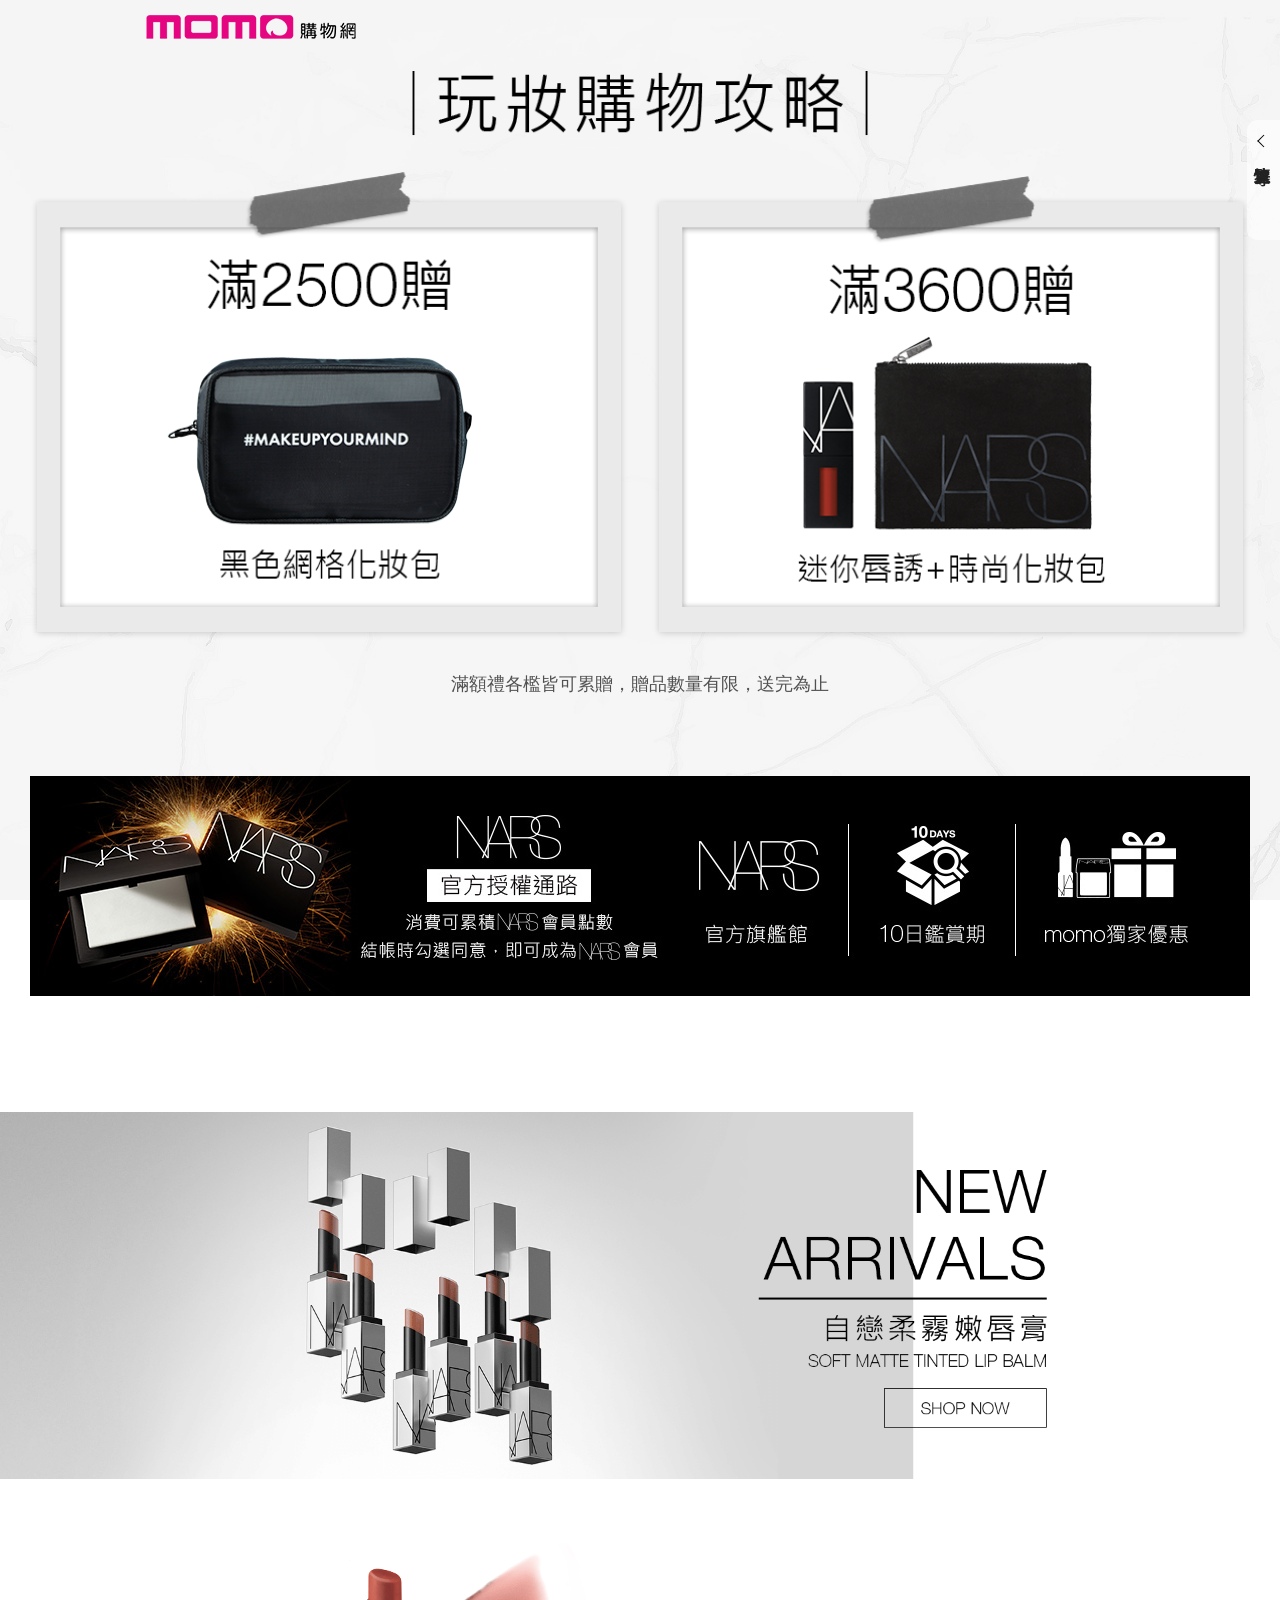
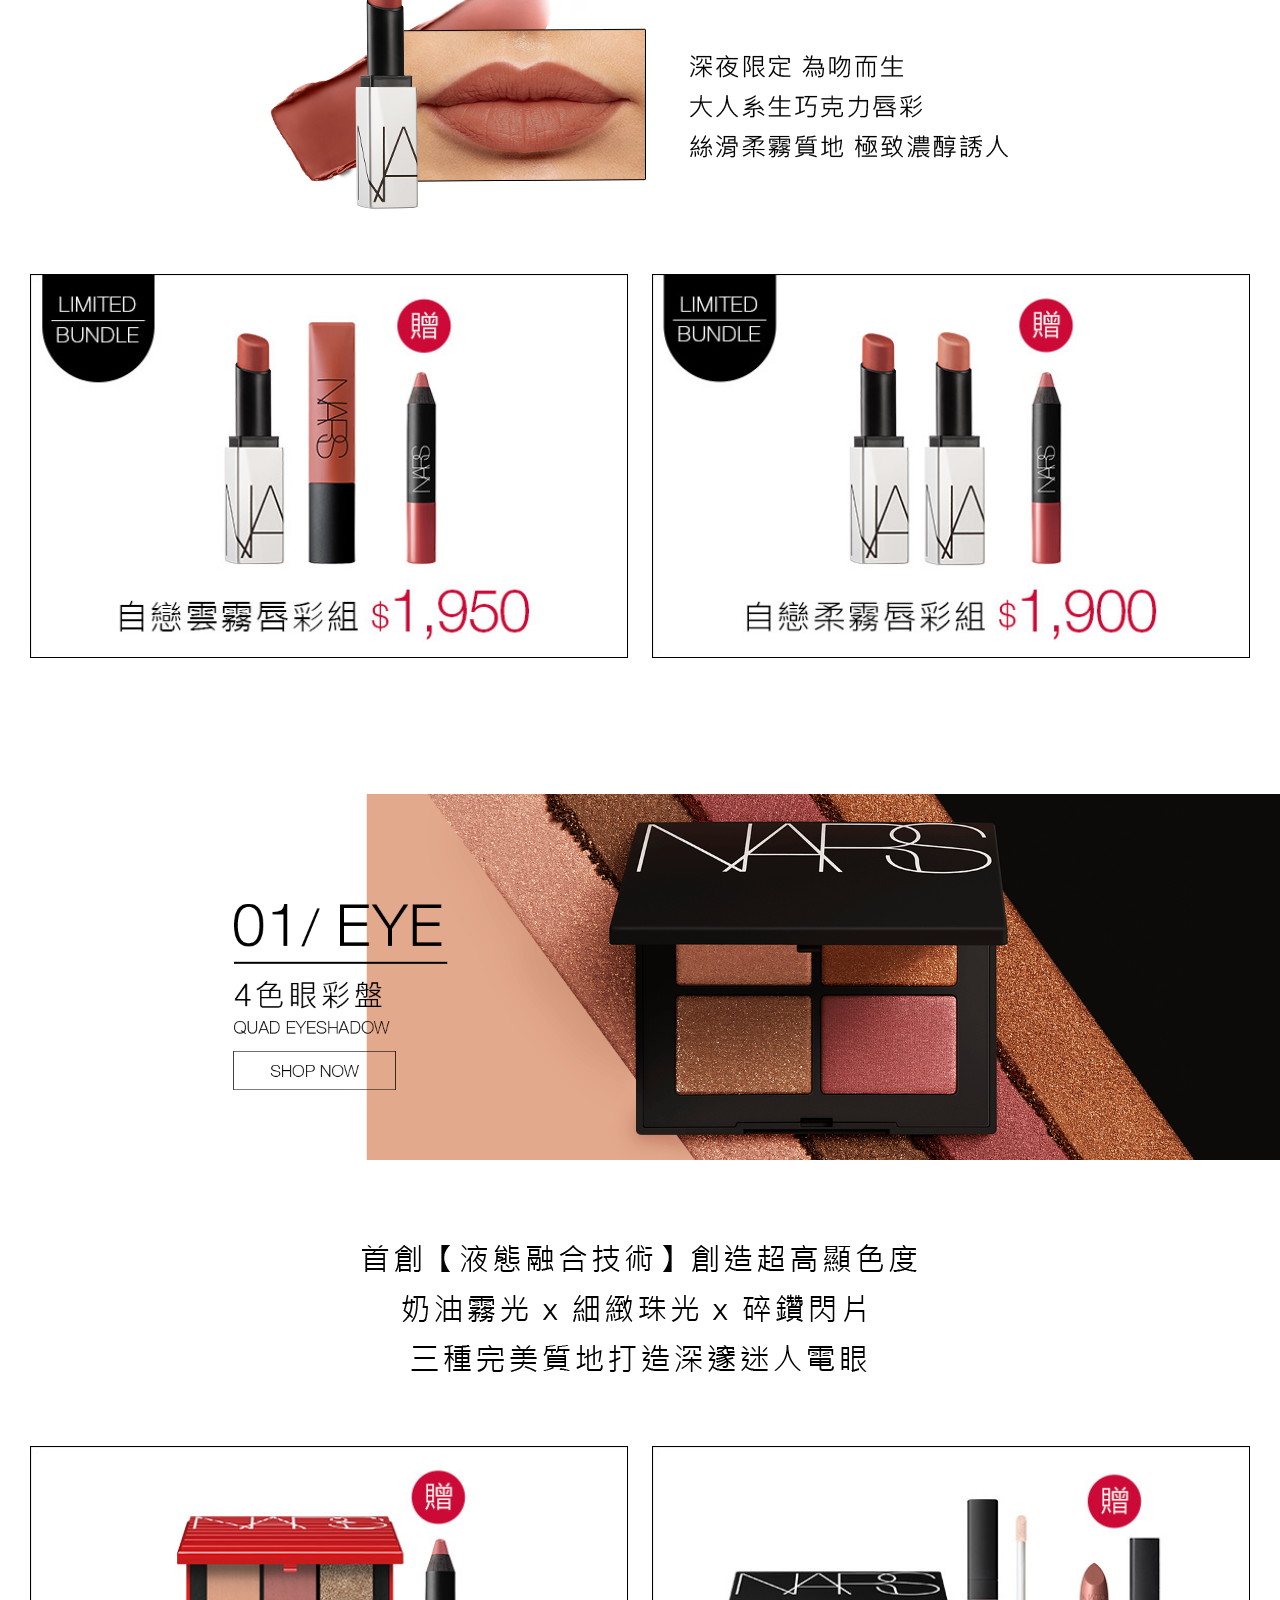
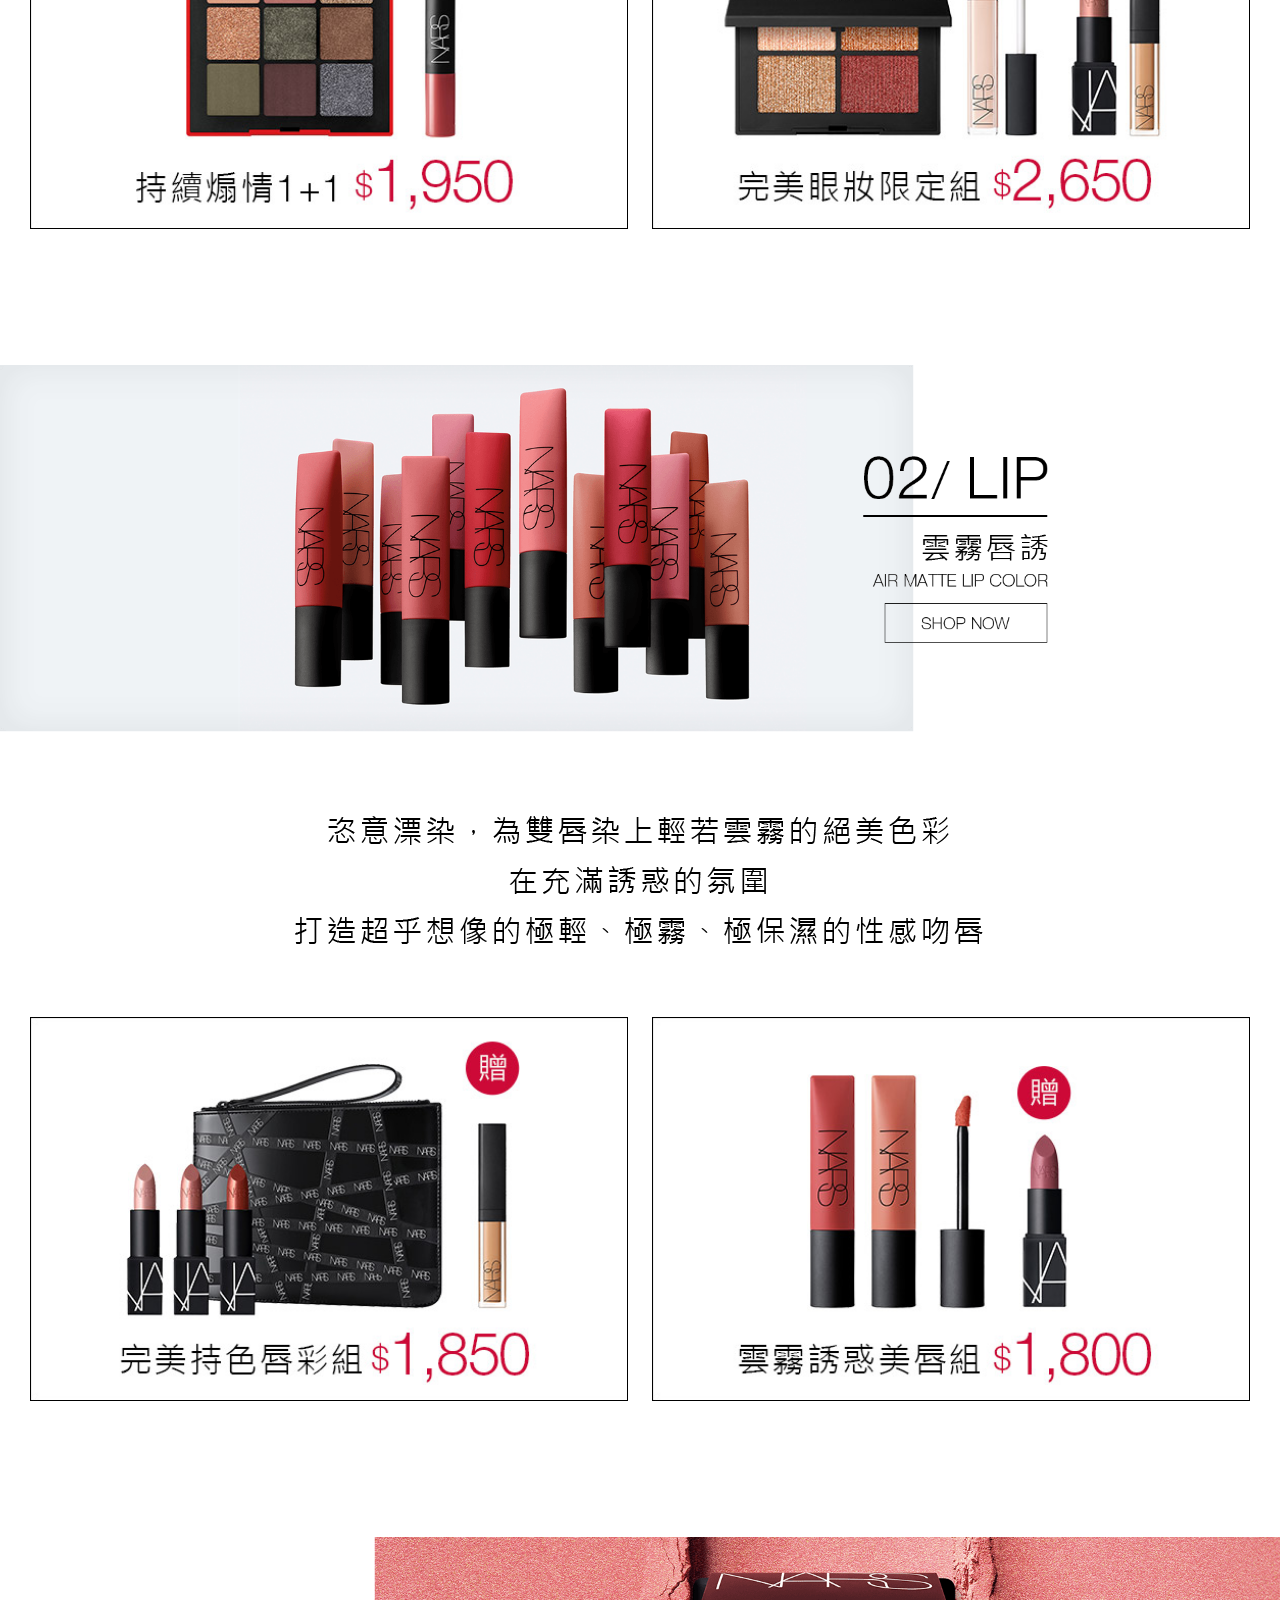
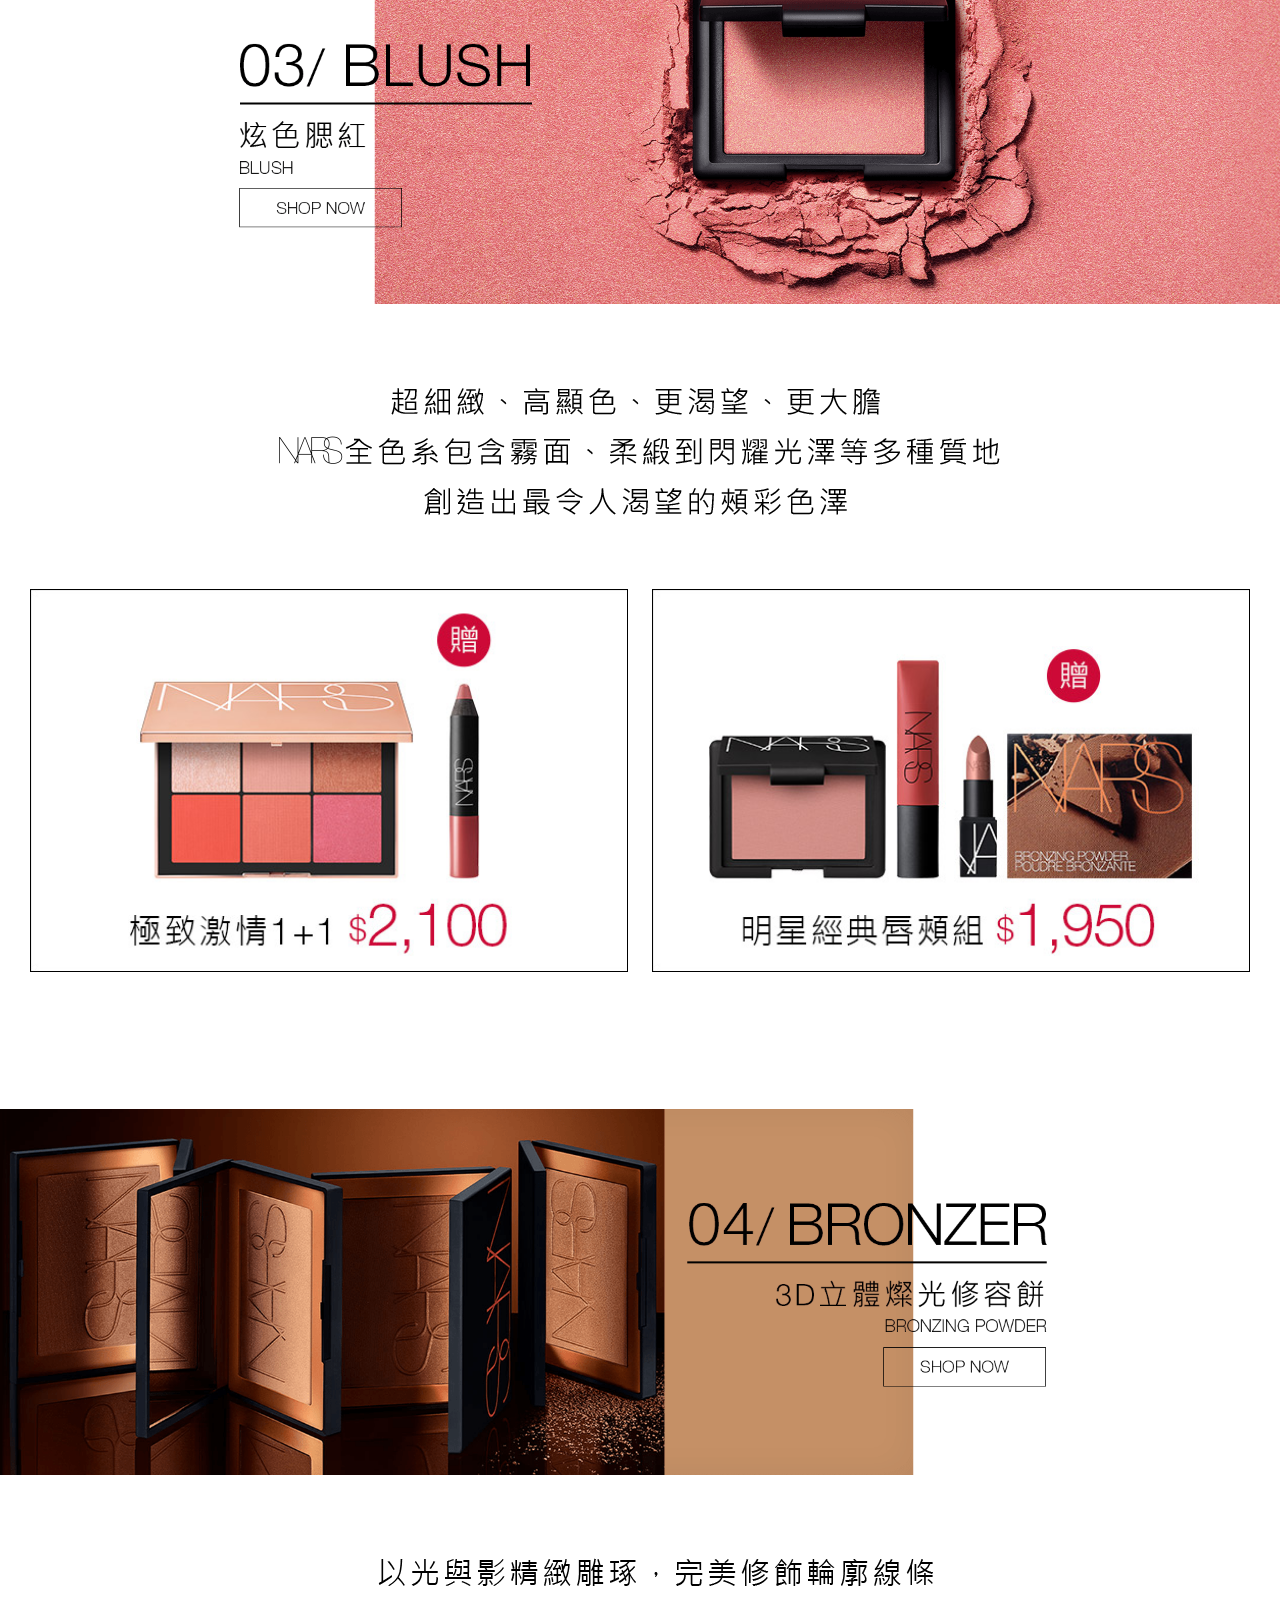
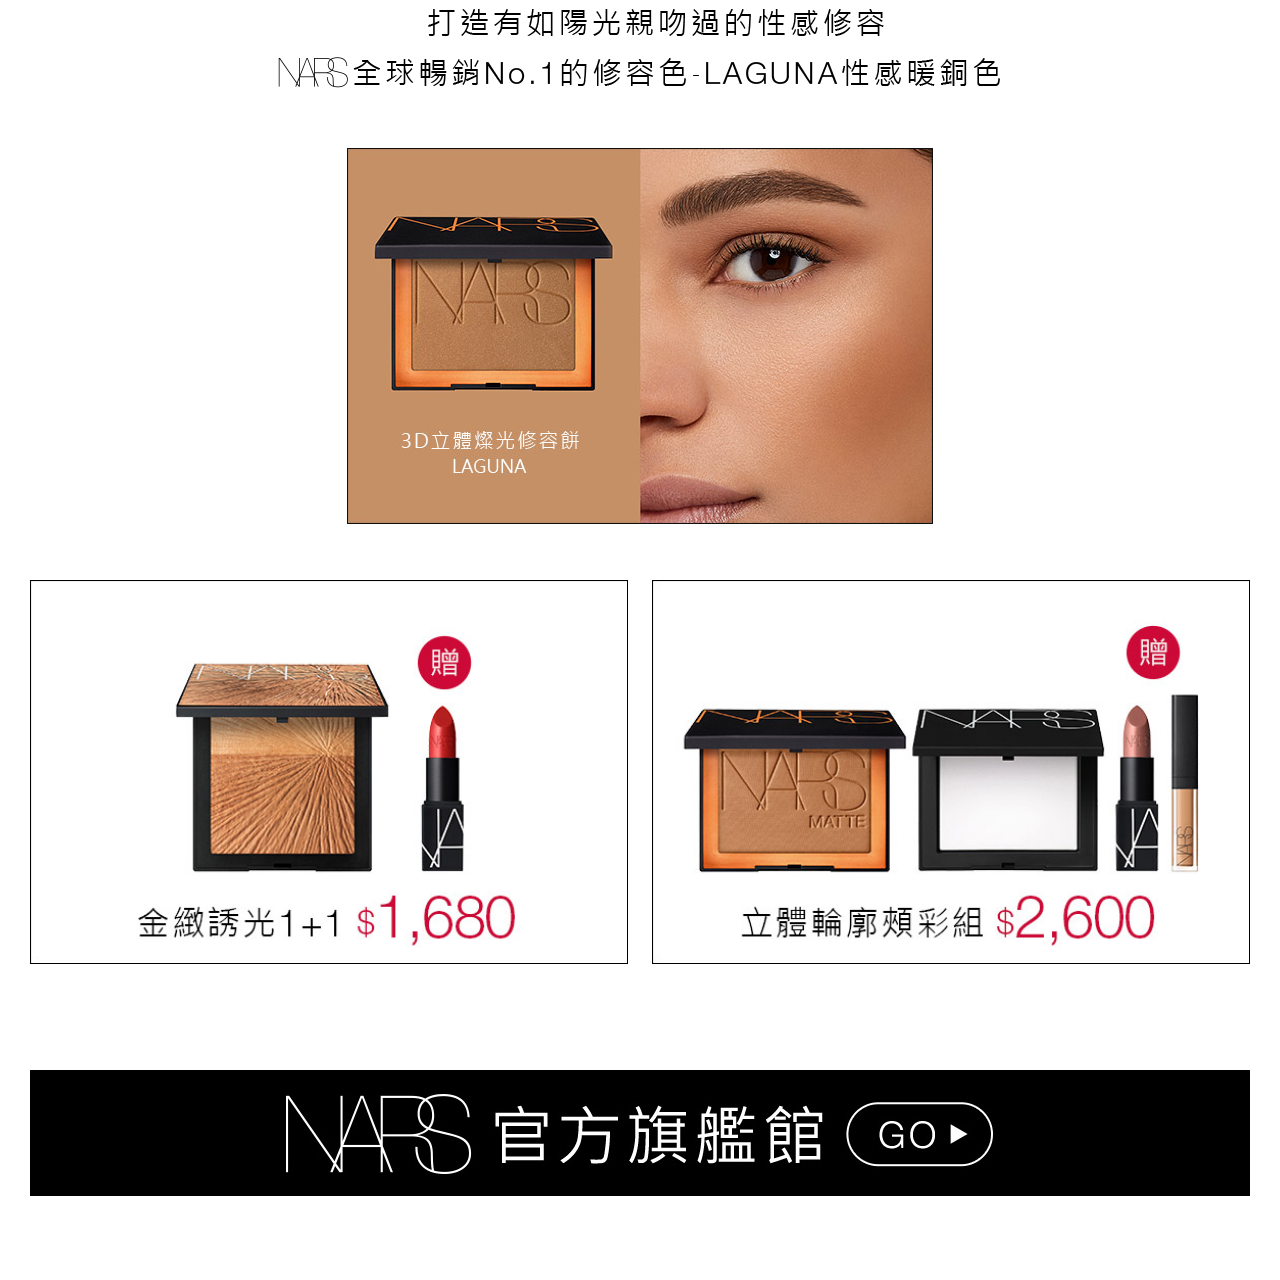
<file: nars_2/index.html>
<!DOCTYPE html>
<html lang="zh-Hant-TW">
<head>
    <meta http-equiv="Content-Type" content="text/html; charset=utf-8" />
    <title>MOMO購物網</title>
    <meta http-equiv="X-UA-Compatible" content="IE=edge,chrome=1">
    <meta name="apple-mobile-web-app-capable" content="yes" />   
    <meta name="renderer" content="webkit|ie-comp|ie-stand">
    <meta name="format-detection" content="telephone=no">
    <meta name="format-detection" content="address=no">
    <meta name="viewport" content="width=device-width, initial-scale=1, maximum-scale=1, user-scalable=no">
    <meta name="viewport" content="width=device-width, initial-scale=1.0, maximum-scale=1.0, shrink-to-fit=no, user-scalable=0">
    <meta name="robots" content="noindex, nofollow">
    <!-- CSS -->  
    <link class="js_link" data-title="選單套件v3.10" rel="stylesheet" type="text/css" href="images/navlight.css">
    <!-- <link rel="stylesheet" type="text/css"  href="images/uiLayout.css"> -->
    <link rel="stylesheet" type="text/css"  href="images/Layout.css">
    <link rel="stylesheet" type="text/css"  href="images/registerCSS.css">
    <link rel="stylesheet" type="text/css"  href="images/swiper.min.css">

    <link href="images/style.css" rel="stylesheet" type="text/css" /> 
    <link href="images/style_rwd.css" rel="stylesheet" type="text/css" /> 
    <link href="images/animate_wow.css" rel="stylesheet" type="text/css" /> 
    <link href="images/owl.carousel.css" rel="stylesheet" type="text/css" /> 

    <!-- == 自訂式 =============================================== -->
    <!-- momoLOGO --> 
    <style>
     .Area_header_momologo { position: relative; }
     .Area_header_momologo a { display:block; padding: 8px 0; -webkit-box-sizing: border-box; box-sizing: border-box; width:100%; height:32px; text-align: center; vertical-align: top; background-color:#d72873;}
     @media screen and (min-width: 768px) {.Area_header_momologo { display: none !important;} }
    </style>

</head>


<body>
<div id="TOPblock"></div>
<!--手機假天momoLOGO(不是APP顯示)--> 
<div class="Area_header_momologo notAppShow">
    <a href="https://m.momoshop.com.tw/main.momo" alt="momo購物網"> <svg xmlns="http://www.w3.org/2000/svg" xmlns:xlink="http://www.w3.org/1999/xlink" width="106px" height="16px"><path fill-rule="evenodd"  fill="rgb(255, 255, 255)" d="M103.343,16.000 L84.800,16.000 C83.331,16.000 82.146,14.873 82.146,13.483 L82.146,2.518 C82.146,1.127 83.331,0.000 84.800,0.000 L103.343,0.000 C104.810,0.000 106.000,1.127 106.000,2.518 L106.000,13.483 C106.000,14.873 104.810,16.000 103.343,16.000 ZM93.547,2.183 C91.581,2.483 86.411,4.377 86.411,8.794 C86.411,10.214 87.163,11.570 88.445,12.707 C89.347,13.507 90.595,13.996 90.338,13.758 C89.934,13.383 89.806,12.602 89.906,12.102 C90.172,10.776 91.275,10.383 91.275,10.383 C91.275,10.383 90.800,13.290 95.483,13.753 C95.762,13.789 96.407,13.806 96.443,13.806 C96.515,13.809 97.544,13.729 97.959,13.604 C100.013,13.195 101.732,11.613 101.732,8.662 C101.732,6.652 99.791,2.756 93.547,2.183 ZM74.307,4.705 L69.338,4.705 L69.338,16.000 L64.370,16.000 L64.370,4.705 L59.398,4.705 L59.398,16.000 L54.432,16.000 L54.432,2.517 C54.432,1.125 55.621,0.000 57.086,0.000 L76.624,0.000 C78.090,0.000 79.280,1.125 79.280,2.517 L79.280,16.000 L74.307,16.000 L74.307,4.705 ZM48.910,16.000 L30.370,16.000 C28.903,16.000 27.713,14.875 27.713,13.485 L27.713,2.521 C27.713,1.127 28.903,-0.000 30.370,-0.000 L48.910,-0.000 C50.379,-0.000 51.568,1.127 51.568,2.521 L51.568,13.485 C51.568,14.875 50.379,16.000 48.910,16.000 ZM46.902,5.316 C46.902,4.584 46.276,3.992 45.502,3.992 L33.828,3.992 C33.053,3.992 32.429,4.584 32.429,5.316 L32.429,10.687 C32.429,11.418 33.053,12.011 33.828,12.011 L45.502,12.011 C46.276,12.011 46.902,11.418 46.902,10.687 L46.902,5.316 ZM19.875,4.705 L14.906,4.705 L14.906,16.000 L9.937,16.000 L9.937,4.705 L4.966,4.705 L4.966,16.000 L0.000,16.000 L0.000,2.517 C0.000,1.125 1.189,0.000 2.654,0.000 L22.192,0.000 C23.658,0.000 24.848,1.125 24.848,2.517 L24.848,16.000 L19.875,16.000 L19.875,4.705 Z"/></svg></a>
</div>

<!--== Wrap start =============================================-->
<div id="Wrap">
    <!--PC右側黏人精【亮】-->
    <div class="fixed_Area fixed_Area_hide for_pc">
      <div class="box">
          <h2 style="margin-left:-23px;"><a class="js-fixed_Area_hide" href="javascript:void(0);"><img class="lazy" src="images/fixed_Area_top.png"></a></h2>
          <ul class="fixedBox_1">   
              <li class="Nav-slide"><a href="javascript:void(0);">玩妝購物攻略</a></li>
              <li class="Nav-slide"><a href="javascript:void(0);">限量新品</a></li>
              <li class="Nav-slide"><a href="javascript:void(0);">迷人眼妝</a></li>
              <li class="Nav-slide"><a href="javascript:void(0);">明星唇彩</a></li>
              <li class="Nav-slide"><a href="javascript:void(0);">經典頰彩</a></li>
          </ul>
          <h2 style="margin-left:-23px;"><a href="javascript:goTop('body')"><img class="lazy" data-original="images/fixed_Area_footer.png"></a></h2>
      </div>
      <h3 class="js-fixed_Area_hide"><i></i>快速導覽</h3>
    </div>
    <!--PC右側黏人精結束-->

    <!--Phone選單套件【NavArea_tabbar公版錨點頁籤】-->
   <div class="NavArea NavArea_tabbar for_phone " style="" data-light="icon" data-Btn="" data-num="" data-toptext="">
      <div class="Nav_bg"></div>
      <div class="Nav_box">
        <div class="Nav_toptext">活動主頁<i></i></div>     
        <div class="Nav_Btn"><b data-opentext="切換分類"></b><i></i></div>
        <div class="Nav">
          <ul class="Nav-wrapper">
              <li class="Nav-slide"><a href="javascript:void(0);">玩妝購物攻略</a></li>
              <li class="Nav-slide"><a href="javascript:void(0);">限量新品</a></li>
              <li class="Nav-slide"><a href="javascript:void(0);">迷人眼妝</a></li>
              <li class="Nav-slide"><a href="javascript:void(0);">明星唇彩</a></li>
              <li class="Nav-slide"><a href="javascript:void(0);">經典頰彩</a></li>
          </ul>
        </div>
      </div>
      <div class="Nav_target"></div>
    </div> 
    <!--Phone選單套件 end-->


    <!-- ===== 上方Header start================================================= -->
    <header id="Header">
        <!--logo-->
        <div class="Area_top">  
            <div class="momologo"><a href="https://www.momoshop.com.tw/main/Main.jsp"></a></div> 
        </div>

        <!-- 品牌LOGO Header-->
        <div class="BrandHeader"><div>
            <h1 class="logo">NARS</h1>
        </div></div>
    </header> <!-- 上方Header end-->

    <!--===== 上方Banner (桌機版) =======================================================-->
    <div class="owl-carousel MainBannerSlider img_desktop">
        <div class="item"><img src="images/banner_01.jpg"></div>
        <div class="item"><img src="images/banner_02.jpg"></div>
        <div class="item"><img src="images/banner_03.jpg"></div>
        <div class="item"><img src="images/banner_04.jpg"></div>
    </div>

    <!--===== 上方Banner (手機版) =======================================================-->
    <div class="owl-carousel MainBannerSlider img_mobile">
        <div class="item"><img src="images/banner_mob_01.jpg" alt="NARS時尚玩妝不設限 經典彩妝買1送1"></div>
        <div class="item"><img src="images/banner_mob_02.jpg" alt="NARS時尚玩妝不設限 經典彩妝買1送1"></div>
        <div class="item"><img src="images/banner_mob_03.jpg" alt="NARS時尚玩妝不設限 經典彩妝買1送1"></div>
        <div class="item"><img src="images/banner_mob_04.jpg" alt="NARS時尚玩妝不設限 經典彩妝買1送1"></div>
    </div>


    <!--===== 內容區 start=================================================-->
    <div id="Center" class="content"><div>

        <!-- 滿額贈好禮 -->
        <div class="GiftBox indexBlock js-navlight_content js-PC"><div>
            <div class="box_title wow fadeInDown" data-wow-delay="0.3s">
                <img src="images/title_01.png" alt="玩妝購物攻略">
            </div> 
 
            <div class="PicColTwoList gift_list">  
                <div class="item wow fadeInDown" data-wow-delay="0.3s">
                    <img src="images/img_gift_01.png" alt="滿2500贈黑色網格化妝包">
                </div>                
                <div class="item wow fadeInDown" data-wow-delay="0.6s">
                    <img src="images/img_gift_02.png" alt="滿3600贈迷你唇誘+時尚化妝包">
                </div>
            </div>  
            <div class="txt">滿額禮各檻皆可累贈，贈品數量有限，送完為止</div>   
        </div></div>

        <!-- 官方授權通路 -->
        <div class="PicColFullList indexBlock">
            <div class="item img_desktop wow fadeInDown" data-wow-delay="0.3s">
                <a href="https://www.momoshop.com.tw/edm/cmmedm.jsp?npn=1vEIUHbR6TXB&n=1&sourcePageType=4" target="_parent">
                    <div class="img"><img src="images/bn_member.jpg" alt="NARS官方授權通路"></div>            
                </a>
            </div> 

            <div class="item img_mobile">
                <a href="https://www.momoshop.com.tw/edm/cmmedm.jsp?npn=1vEIUHbR6TXB&n=1&sourcePageType=4" target="_parent">
                    <div class="img"><img src="images/bn_member_m.jpg" alt="NARS官方授權通路"></div>            
                </a>
            </div> 
        </div> 

        <!-- 各類商品區塊 start-->
        <div class="hotProductBox">
            <!-- new新品 -->
            <div class="pdBox pdBox_new js-navlight_content js-PC">
                <div class="PicColFullList KVbox">
                    <div class="item img_desktop wow fadeInLeft" data-wow-delay="0.3s"><a href="https://www.momoshop.com.tw/goods/GoodsDetail.jsp?i_code=10342584" target="_parent">
                        <div class="img"><img src="images/PDbn_kv_new.png" alt="NEW ARRIVALS 自戀柔霧嫩唇膏"></div>            
                    </a></div> 
                    <div class="item img_mobile"><a href="https://www.momoshop.com.tw/goods/GoodsDetail.jsp?i_code=10342584" target="_parent">
                        <div class="img"><img src="images/PDbn_kv_new_m.png" alt=""></div>            
                    </a></div>            
                </div>
                <div class="PicColFullList indexBlock">
                    <div class="item wow fadeInLeft" data-wow-delay="0.3s">
                        <div class="img" style="max-width: 800px;"><img src="images/PDbn_text_new.png" alt="深夜限定 為吻而生 大人系生巧克力唇彩 絲滑柔霧質地 極致濃醇誘人"></div>            
                    </div>           
                </div> 
                <div class="PicColTwoList indexBlock">
                    <div class="item wow fadeInLeft" data-wow-delay="0.3s"><a href="https://www.momoshop.com.tw/goods/GoodsDetail.jsp?i_code=10353636" target="_parent">
                        <div class="img"><img src="images/img_pro_new_1.jpg" alt="自戀雲霧唇彩組"></div>            
                    </a></div>
                    <div class="item wow fadeInLeft" data-wow-delay="0.6s"><a href="https://www.momoshop.com.tw/goods/GoodsDetail.jsp?i_code=10353637" target="_parent">
                        <div class="img"><img src="images/img_pro_new_2.jpg" alt="自戀柔霧唇彩組"></div>            
                    </a></div>             
                </div> 
            </div> 

            <!-- 01 EYE  -->
            <div class="pdBox pdBox_01 js-navlight_content js-PC">
                <div class="PicColFullList KVbox">
                    <div class="item img_desktop wow fadeInRight" data-wow-delay="0.3s"><a href="https://www.momoshop.com.tw/goods/GoodsDetail.jsp?i_code=9313263" target="_parent">
                        <div class="img"><img src="images/PDbn_kv_01.png" alt="EYE 4色眼彩盤"></div>            
                    </a></div>
                    <div class="item img_mobile"><a href="https://www.momoshop.com.tw/goods/GoodsDetail.jsp?i_code=9313263" target="_parent">
                        <div class="img"><img src="images/PDbn_kv_01_m.png" alt="EYE 4色眼彩盤"></div>            
                    </a></div>                    
                </div>
                <div class="PicColFullList indexBlock">
                    <div class="item wow fadeInRight" data-wow-delay="0.3s">
                        <div class="img" style="max-width: 800px;"><img src="images/PDbn_text_01.png" alt="首創【液態融合技術】創造超高顯色度 奶油霧光 x 細緻珠光 x 碎鑽閃片 三種完美質地打造深邃迷人電眼"></div>            
                    </div>                 
                </div>
                <div class="PicColTwoList indexBlock">
                    <div class="item wow fadeInRight" data-wow-delay="0.3s"><a href="https://www.momoshop.com.tw/goods/GoodsDetail.jsp?i_code=9420271" target="_parent">
                        <div class="img"><img src="images/img_pro_01_1.jpg" alt="持續煽情1+1"></div>            
                    </a></div>
                    <div class="item wow fadeInRight" data-wow-delay="0.6s"><a href="https://www.momoshop.com.tw/goods/GoodsDetail.jsp?i_code=10325646" target="_parent">
                        <div class="img"><img src="images/img_pro_01_2.jpg" alt="完美眼妝限定組"></div>            
                    </a></div>             
                </div> 
            </div> 

            <!-- 02 LIP  -->
            <div class="pdBox pdBox_02 js-navlight_content js-PC">
                <div class="PicColFullList KVbox">
                    <div class="item img_desktop wow fadeInLeft" data-wow-delay="0.3s"><a href="https://www.momoshop.com.tw/goods/GoodsDetail.jsp?i_code=9313298" target="_parent">
                        <div class="img"><img src="images/PDbn_kv_02.png" alt="LIP 雲霧唇誘"></div>            
                    </a></div> 
                    <div class="item img_mobile"><a href="https://www.momoshop.com.tw/goods/GoodsDetail.jsp?i_code=9313298" target="_parent">
                        <div class="img"><img src="images/PDbn_kv_02_m.png" alt="LIP 雲霧唇誘"></div>            
                    </a></div>                 
                </div>
                <div class="PicColFullList indexBlock">
                    <div class="item wow fadeInLeft" data-wow-delay="0.3s">
                        <div class="img" style="max-width: 800px;"><img src="images/PDbn_text_02.png" alt="恣意漂染，為雙唇染上輕若雲霧的絕美色彩 在充滿誘惑的氛圍 打造超乎想像的極輕、極霧、極保濕的性感吻唇"></div>            
                    </div>                 
                </div>
                <div class="PicColTwoList indexBlock">
                    <div class="item wow fadeInLeft" data-wow-delay="0.3s"><a href="https://www.momoshop.com.tw/goods/GoodsDetail.jsp?i_code=9333590" target="_parent">
                        <div class="img"><img src="images/img_pro_02_1.jpg" alt="完美持色唇彩組"></div>            
                    </a></div>
                    <div class="item wow fadeInLeft" data-wow-delay="0.3s"><a href="https://www.momoshop.com.tw/goods/GoodsDetail.jsp?i_code=9320471" target="_parent">
                        <div class="img"><img src="images/img_pro_02_2.jpg" alt="雲霧誘惑美唇組"></div>            
                    </a></div>             
                </div> 
            </div> 

            <!-- 03 BLUSH  -->
            <div class="pdBox pdBox_03 js-navlight_content js-PC">
                <div class="PicColFullList KVbox">
                    <div class="item img_desktop wow fadeInRight" data-wow-delay="0.3s"><a href="https://www.momoshop.com.tw/goods/GoodsDetail.jsp?i_code=9313278" target="_parent">
                        <div class="img"><img src="images/PDbn_kv_03.png" alt="BLUSH 炫色腮紅"></div>            
                    </a></div> 
                    <div class="item img_mobile"><a href="https://www.momoshop.com.tw/goods/GoodsDetail.jsp?i_code=9313278" target="_parent">
                        <div class="img"><img src="images/PDbn_kv_03_m.png" alt="BLUSH 炫色腮紅"></div>            
                    </a></div>  
                </div>
                <div class="PicColFullList indexBlock">
                    <div class="item wow fadeInRight" data-wow-delay="0.3s">
                        <div class="img" style="max-width: 800px;"><img src="images/PDbn_text_03.png" alt="超細緻、高顯色、更渴望、更大膽 NARS全色系包含霧面、柔緞到閃耀光澤等多種質地 創造出最令人渴望的頰彩色澤"></div>            
                    </div>               
                </div>               
                <div class="PicColTwoList indexBlock">
                    <div class="item wow fadeInRight" data-wow-delay="0.3s"><a href="https://www.momoshop.com.tw/goods/GoodsDetail.jsp?i_code=9854796" target="_parent">
                        <div class="img"><img src="images/img_pro_03_1.jpg" alt="極致激情1+1"></div>            
                    </a></div>
                    <div class="item wow fadeInRight" data-wow-delay="0.6s"><a href="https://www.momoshop.com.tw/goods/GoodsDetail.jsp?i_code=10325647" target="_parent">
                        <div class="img"><img src="images/img_pro_03_2.jpg" alt="明星經典唇頰組"></div>            
                    </a></div>             
                </div> 
            </div> 
        
            <!-- 04 BRONZER-->
            <div class="pdBox pdBox_04">
                <div class="PicColFullList KVbox">
                    <div class="item img_desktop wow fadeInLeft" data-wow-delay="0.3s"><a href="https://www.momoshop.com.tw/category/DgrpCategory.jsp?d_code=2170000008&p_orderType=6&showType=chessboardType" target="_parent">
                        <div class="img"><img src="images/PDbn_kv_04.png" alt="BRONZER 3D立體燦光修容餅"></div>            
                    </a></div>  
                    <div class="item img_mobile"><a href="https://www.momoshop.com.tw/category/DgrpCategory.jsp?d_code=2170000008&p_orderType=6&showType=chessboardType" target="_parent">
                        <div class="img"><img src="images/PDbn_kv_04_m.png" alt="BRONZER 3D立體燦光修容餅"></div>            
                    </a></div>                        
                </div>

                <div class="PicColFullList indexBlock">
                    <div class="item wow fadeInLeft" data-wow-delay="0.3s"> 
                        <div class="img" style="max-width: 800px;"><img src="images/PDbn_text_04.png" alt="以光與影精緻雕琢，完美修飾輪廓線條 打造有如陽光親吻過的性感修容 NARS全球暢銷No.1的修容色-LAGUNA性感暖銅色"></div>            
                    </div>     
                    <div class="item space_m wow fadeInLeft" data-wow-delay="0.3s">
                        <div class="img" style="max-width: 586px;"><img src="images/img_04_1.jpg" alt="3D立體燦光修容餅 LAGUNA"></div>            
                    </div>              
                </div>

                <div class="PicColTwoList indexBlock">
                    <div class="item wow fadeInLeft" data-wow-delay="0.3s"><a href="https://www.momoshop.com.tw/goods/GoodsDetail.jsp?i_code=10323531" target="_parent">
                        <div class="img"><img src="images/img_pro_04_1.jpg" alt="金緻誘光1+1"></div>            
                    </a></div>
                    <div class="item wow fadeInLeft" data-wow-delay="0.3s"><a href="https://www.momoshop.com.tw/goods/GoodsDetail.jsp?i_code=10325648" target="_parent">
                        <div class="img"><img src="images/img_pro_04_2.jpg" alt="立體輪廓頰彩組"></div>            
                    </a></div>             
                </div> 
            </div> 

        </div><!-- 各類商品區塊 end-->

        <!-- 官方旗艦館botton -->
        <div class="bannerBtn PicColFullList indexBlock">
            <div class="item"><a href="https://www.momoshop.com.tw/category/DgrpCategory.jsp?d_code=2170000002&p_orderType=4&showType=chessboardType" target="_parent">
                <img src="images/img_btn.jpg" alt="NARS官方旗艦館GO">
            </a></div>      
        </div>

    </div></div> <!-- 內容區 end-->

    <!--===== Go Top start =================================================-->
    <div class="GoTopBtn"><a href="#TOPblock"><img src="images/icon_gotop.svg"></a></div>
    <!--===== Go Top end =================================================-->


    <!-- ---------------------------------------------------------------↓浮層區-登記說明↓--------------------------------------------------------------- -->
<!--     <div class="blackBox agree_more" id="agree_more">
      <div class="agreeArea">
        <div class="box">

          <h3>下單抽活動詳情<span class="close"><a href="javascript:void(0);">X 關閉</a></span></h3>

          <div class="txtArea">
            <h2>IPSA x ANESSA  迎夏聯合品牌週
                <br>★下單抽【TESCOM】俏麗三件式整髮梳 (6名，採事後撈單)
                <br>★滿2000抽【飛利浦】八合一乾濕兩用拔刮美體刀*1、Adele AI智能溫控護髮吹風機*1 (各抽1名，採事後撈單)
            </h2>
            <div class="itembox itemwrap">
              <h4><span class="spcolor" >▌</span>活動期間</h4>
              <div class="itembox_box">
                <p>2022/7/13~7/19</p>
              </div>
            </div>
            <div class="itembox itemwrap">
              <h4><span class="spcolor" >▌</span>活動辦法</h4>
              <div class="itembox_box">
                <p>購買IPSA指定商品，下單完成結帳，滿規定門檻即符合抽獎資格，需透過會員中心，登記畫面參加抽獎。 <br>
                消費所購買之商品無付款失敗、訂單取消、退貨等取消交易之情事(且購買商品超過10天鑑賞期)方列入抽獎計算。
                </p>
              </div>
            </div>
            <div class="itembox itemwrap">
              <h4><span class="spcolor" >▌</span>活動說明</h4>
              <div class="itembox_box">
                <p>活動期間至momo購物網購買品牌指定商品，滿規定門檻即符合抽獎資格，此活動須前往會員中心登記抽獎。<br>
                抽獎相關事宜將由廠商主動告知，預計2022/8/20 前聯繫告知中獎資訊。
                </p>
              </div>
            </div>
            <div class="itembox itemwrap">
              <h4><span class="spcolor" >▌</span>注意事項</h4>   
              <div class="itembox_box">
                <ol>
                  <li>以註冊會員登錄之會員資料為主，若因會員資料填寫不完整，或活動後變更資料(如姓名、手機、地址等)，導致無法收到商品，信件無人領取被退件數不補發。</li>
                  <li>大宗採購者、假帳號、非本人身分證皆不符合活動資格，若發現有以上情況者，主辦單位保有活動結束後篩選與取消登記資格的權力。</li>
                  <li>活動期間每帳號限登記一次，一經登記無法修改，若系統出錯造成重複登記，將以第一次登記之品為主。</li>
                  <li>購買商品若無【登記送】圖示之指定商品並參加登記者，將不符合活動資格。</li>
                </ol>
              </div>
            </div>
          </div>

          <div class="button but-close"><a href="javascript:void(0);">關閉</a></div>
        </div>
      </div> 
      <div class="Boxclose"></div>
    </div>-->
    <!-- --------------------------------------------------------------- ↑浮層區-登記說明 結束↑ -------------------------------------------------------------- --> 

</div><!--== Wrap end =============================================-->



    <!--== MOMO公版套件 =============================-->
    <script charset="utf-8" language="javascript" type="text/javascript" src="https://image.momoshop.com.tw/ecm/js/jquery-1.12.4.js?t=20201119001"></script>
    <script charset="utf-8" data-title="延遲載圖G0.1.2" language="javascript" type="text/javascript" src="https://image.momoshop.com.tw/ecm/js/edm/lazyload.js?t=202011170001"></script>

    <script charset="utf-8" language="javascript" type="text/javascript" src="images/main.js"></script>  
        
    <!--彈跳視窗套件(折價券＆登記共用)-->
    <script charset="utf-8" data-title="SweetAlert2彈跳視窗套件" language="javascript" type="text/javascript" src="https://image.momoshop.com.tw/ecm/js/edm/sweetalert2.all.min.js?t=202011170001"></script>
    <!--折價券機制(需套彈跳視窗套件)-->
    <script charset="utf-8" data-title="www.網址折價券機制" language="javascript" type="text/javascript" src="https://image.momoshop.com.tw/ecm/js/edm/getCoupon_ms.js?t=202011170001"></script>
        
    <!--登記-->
    <script charset="utf-8" language="javascript" type="text/javascript" src="images/registerActivity.js" id="itjs"></script>
    <script charset="utf-8" language="javascript" type="text/javascript" src="images/setRegisterActivity.js"></script>
  
    <!--Phone-選單套件-->
    <script charset="utf-8" language="javascript" type="text/javascript" src="images/navlight.js"></script>
    <script charset="utf-8" language="javascript" type="text/javascript" src="images/navlight_main.js"></script>
        
    <!--輪播套件-->
    <script charset="utf-8" language="javascript" type="text/javascript" src="images/swiper.min.js"></script>
    <script charset="utf-8" language="javascript" type="text/javascript" src="images/swiper_main.js"></script>

     <!--GSAP動畫套件-->
     <script language="javascript" charset="utf-8" data-title="GSAP動畫套件" type="text/javascript" src="images/gsap.min.js"></script>
     <script language="javascript" charset="utf-8" data-title="GSAP動畫套件-滾動觸發" type="text/javascript" src="images/ScrollTrigger.min.js"></script>
     <script language="javascript" charset="utf-8" data-title="GSAP動畫設定檔" type="text/javascript" src="images/gsap_main.js"></script>    
        
    <script src="images/aos.js"></script>
    <script>
        $(function(){
            AOS.init({
                //共用參數
                duration: 1000,       //出場持續時間
                easing:'ease-in-out', //
                delay:300,            //動畫遲延秒數           
            });
        });
    </script>

    <!--=======================================================-->
    <!--== JS =============================-->
    <!-- <script type="text/javascript" src="images/jquery-1.11.1.min.js"></script>   -->
    <script src="images/jquery-systex.js"></script>    
    <script src="images/wow.min.js"></script>
    <script src="images/owl.carousel.min.js"></script>

    <script>
        //啟動wow動畫 (桌機版顯示)
        $(function () {
            if ($(window).width() > 1024) {
                new WOW().init();
            }
        });

        // TOP BTN
        $(document).ready(function(){
            $( ".GoTopBtn a" ).click(function( event ) {
                event.preventDefault();
                $("html, body").animate({ scrollTop: $($(this).attr("href")).offset().top - 100 }, 0);
            });
        });

        //owl-carousel
        $(document).ready(function(){
          $('.owl-carousel.MainBannerSlider').owlCarousel({
                loop:true,
                nav:false,
                dots:false,
                slideTransition:'fade',
                autoplay:true,
                autoplayTimeout:3000,
                mouseDrag:false,
                animateOut: 'fadeOut',
                responsive:{
                    0:{
                        items:1
                    }
                }
            })
        });   
    </script>

</body>
</html>
</file>
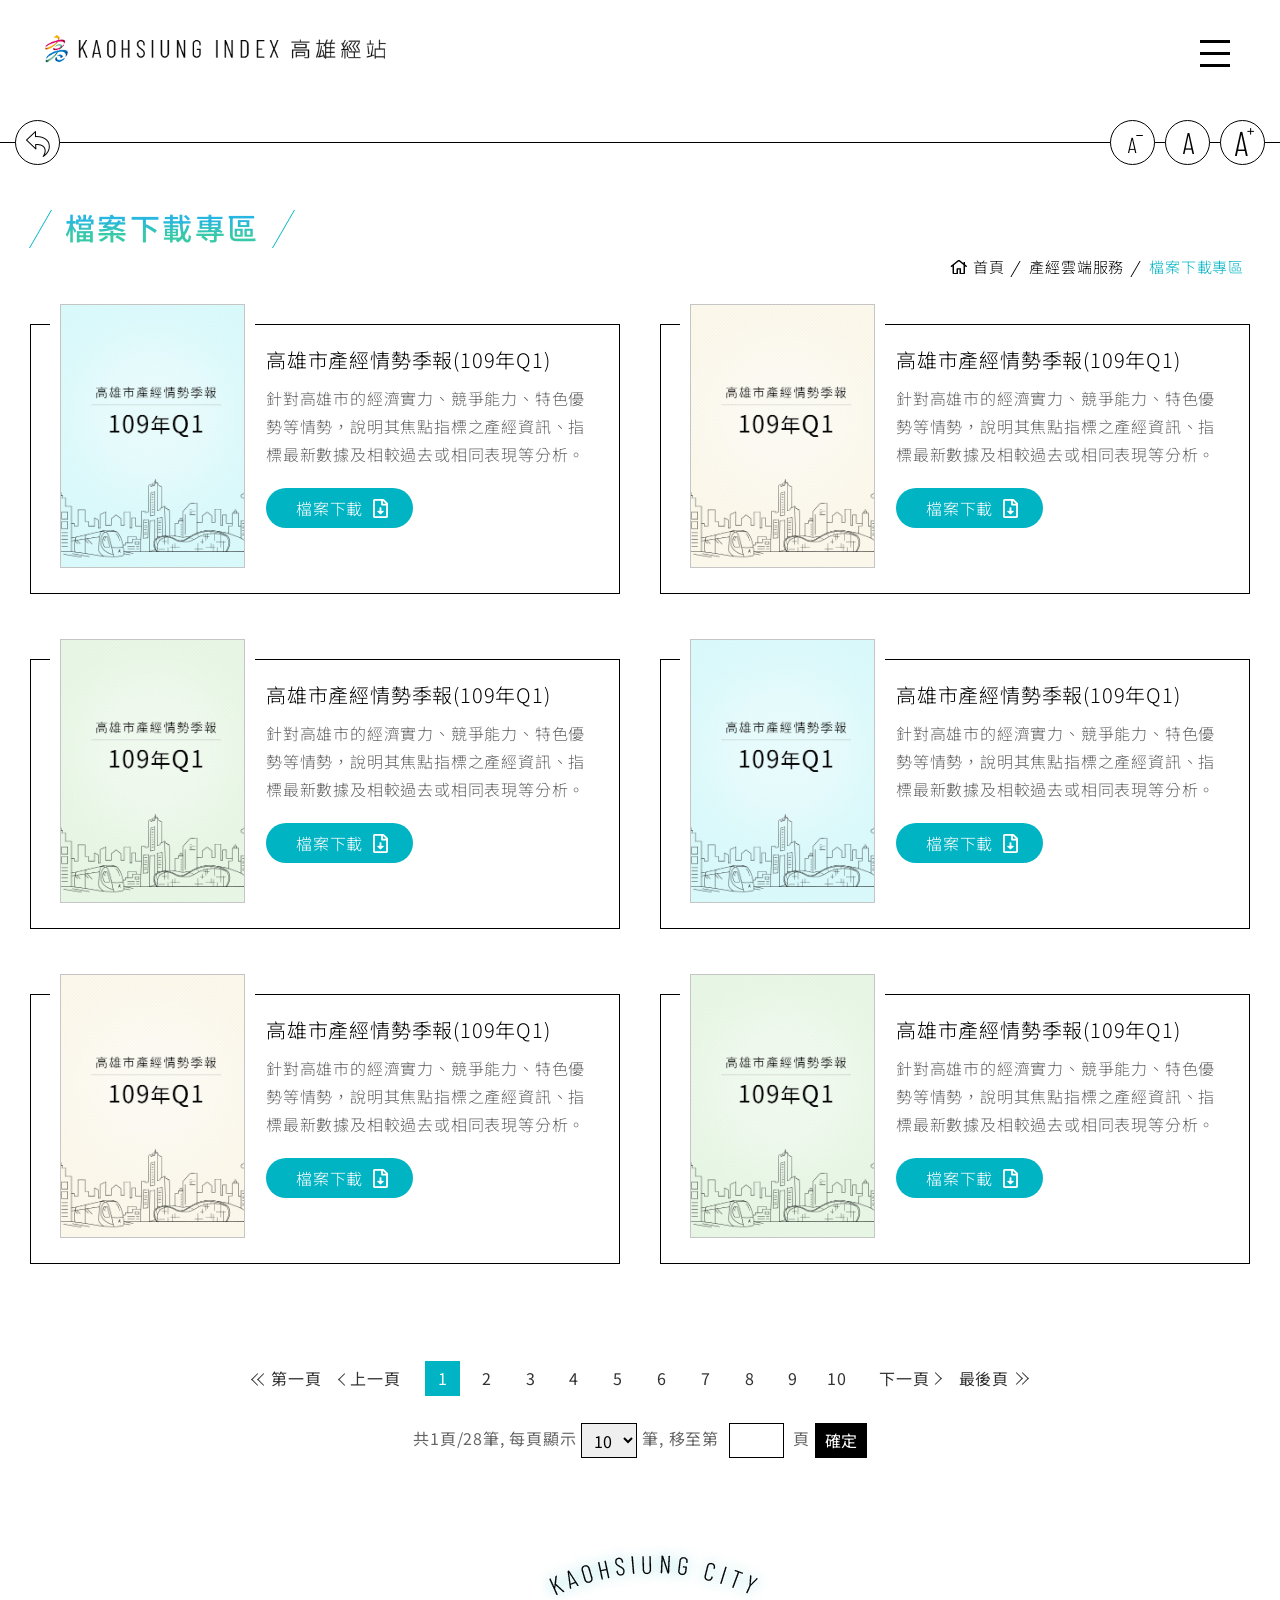
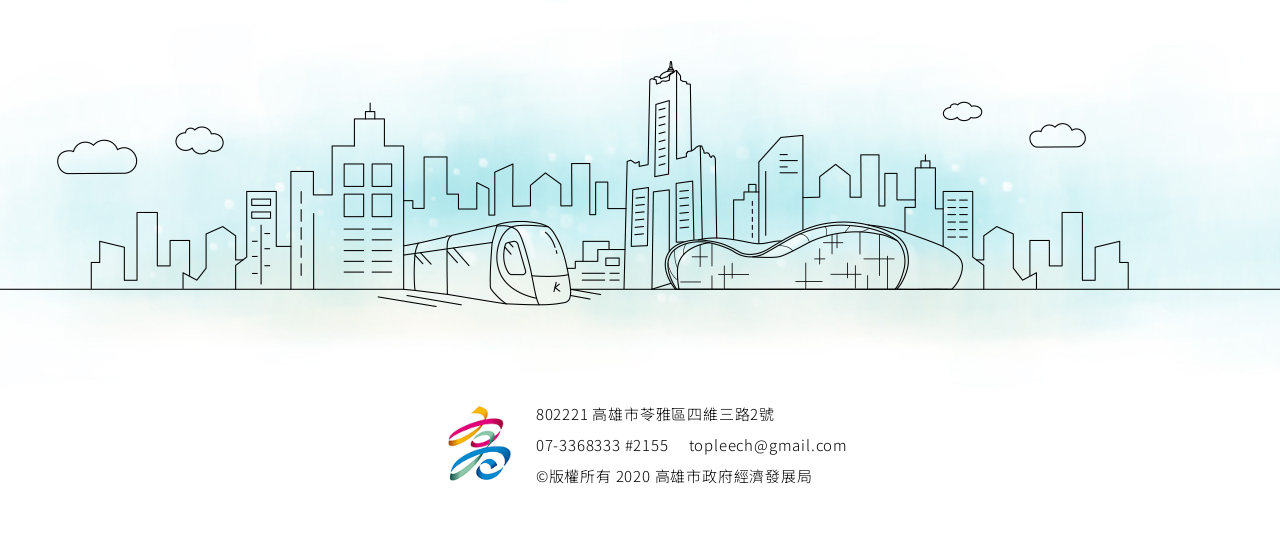
<file: kcindex/content/tw/download_list.html>
<!doctype html>
<html lang="zh-Hant-TW"><!-- InstanceBegin template="/Templates/content_tw.dwt" codeOutsideHTMLIsLocked="false" -->
<head>
<meta charset="utf-8">   
<meta http-equiv="content-language" content="zh-Hant-TW" />
<meta name="viewport" content="width=device-width, initial-scale=1.0, user-scalable=no, minimum-scale=1.0, maximum-scale=1.0" />
<meta name="apple-mobile-web-app-capable" content="yes" />   
<!-- InstanceBeginEditable name="doctitle" -->
<title>檔案下載專區-高雄經站Kaohsiung Index</title>
<!-- InstanceEndEditable --> 
<link rel="shortcut icon" href="../../layout/tw/images/favicon.ico" type="image/x-icon"/> 
<link href="../../layout/tw/css/style.css" rel="stylesheet" type="text/css" />
<link href="../../layout/tw/css/editable_content.css" rel="stylesheet" type="text/css" />
<link href="../../layout/tw/css/content.css" rel="stylesheet" type="text/css" />

<!-- InstanceBeginEditable name="head_css" -->
<!-- InstanceEndEditable -->   

<script src="../../js/jquery-1.8.1.min.js"></script>   
<script src="../../js/jquery-iifun.js"></script> 

<!-- RWD -->
<link href="../../layout/tw/css/width_narrow.css" rel="stylesheet" type="text/css" media="only screen and (max-width: 639px)" />
<link href="../../layout/tw/css/width_wide.css" rel="stylesheet" type="text/css" media="only screen and (min-width: 640px) and (max-width: 1023px)" />
<link href="../../layout/tw/css/width_desktop.css" rel="stylesheet" type="text/css" media="only screen and (min-width: 1024px)" />

<!-- 列印 -->
<link href="../../layout/tw/css/print.css" rel="stylesheet" type="text/css" media="print" />
 
<!-- InstanceBeginEditable name="head_js" -->
<script>
$(function() {  
    $('.print, .share').hide() //這一行是為了隱藏友善列印及社群分享(列表頁不須出現)，套程式時請刪除此行
    $('.font_size').addClass('test'); //模擬列印與分享隱藏時，文字大小區塊調整間距，套程式時請刪除此行
});
</script>
<!-- InstanceEndEditable -->
</head>

<body>
<!--Wrap start ========-->
<div id="Wrap">
    <!-- Header start -->
    <header id="Header"><div>
        <h1 class="logo"><a href="../../index.html" title="高雄經站Kaohsiung Index"><img src="../../layout/tw/images/logo.png" alt="高雄經站Kaohsiung Index"></a></h1>

        <!-- 漢堡選單 -->
        <div class="Menubar"><span></span></div> 
        <div class="mobileMenuWrap">
            <div class="mobileMenu"><div class="scrollWrap">
                <div class="tt">Menu</div> 
                <div class="mob_search">
                    <div class="text"><input type="text" placeholder="Search" value=""/></div>
                    <div class="btn">
                        <input type="button" value="搜尋" class="btn" title="搜尋" onclick="javascript:window.location.href ='content/tw/search_result.html'"/>
                        <span class="icon"></span>
                    </div>
                </div>  
                <ul class="menu">
                    <li><a href="news_list.html">最新消息</a></li> 
                    <li><a href="economy_01.html">產經最前線</a></li> 
                    <li><a href="javascript:void(0);">產經面面觀</a>
                        <ul>
                            <li><a href="expert_list.html">專家看高雄</a></li>
                            <!-- <li><a href="">智慧城市，高雄好YOUNG！</a></li> -->
                        </ul>
                    </li>  
                    <li><a href="javascript:void(0);">產經雲端服務</a>
                        <ul>
                            <li><a href="link_01.html">統計資訊前哨站</a></li>
                            <li><a href="link_02.html">高雄市政好站</a></li>
                            <li><a href="download_list.html">檔案下載專區</a></li>
                        </ul>
                    </li>                                                                                                  
                </ul>     
            </div></div>   
        </div>

        <!-- 桌機版選單 -->
        <nav id="Menu" class="menu_top"><div>
            <ul>
                <li><a href="news_list.html">最新消息</a></li> 
                <li><a href="economy_01.html">產經最前線</a></li> 
                <li><a href="javascript:void(0);">產經面面觀</a>
                    <ul>
                        <li><a href="expert_list.html">專家看高雄</a></li>
                        <!-- <li><a href="">智慧城市，高雄好YOUNG！</a></li> -->
                    </ul>
                </li>  
                <li><a href="javascript:void(0);">產經雲端服務</a>
                    <ul>
                        <li><a href="link_01.html">統計資訊前哨站</a></li>
                        <li><a href="link_02.html">高雄市政好站</a></li>
                        <li><a href="download_list.html">檔案下載專區</a></li>
                    </ul>
                </li> 
                <li class="search"><a href="javascript:void(0);"><span class="icon"></span></a>
                    <ul>
                        <li>
                            <div class="header_search">
                                <div class="text"><input type="text" placeholder="Search" /></div>
                                <div class="btn"><input type="button" value="搜尋" title="搜尋" onclick="javascript:window.location.href ='content/tw/search_result.html'" /><span class="icon"></span></div>
                            </div>
                        </li>
                    </ul>
                </li>                       
            </ul>
        </div></nav>     
    </div></header><!-- Header end -->
    
    <!--Center-->
	<div id="Center" class="content"><div> 
        <div class="ToolBar"><div>
            <div class="colm_left"><a href="javascript:void(0);" onclick="javascript:window.history.go(-1);" title="回上一頁" class="return"><span></span>回上一頁</a> <a href="javascript:void(0);" onclick="javascript:window.print();" onkeypress="javascript:window.print();" title="列印此頁(若連結無法使用，請改用鍵盤Ctrl+P鍵亦可列印)" class="print"><span></span>友善列印</a> </div>
            <div class="colm_right">
                <dl class="font_size">
                    <dt>字級：</dt>
                    <dd class="font_small"><a href="javascript:void(0)" title="小字級">小字級</a></dd>
                    <dd class="font_medium"><a href="javascript:void(0)" title="中字級">中字級</a></dd>
                    <dd class="font_big"><a href="javascript:void(0)" title="大字級">大字級</a></dd>
                    <noscript class="noscript">
                    若您無法使用字級縮放功能，請改用鍵盤"Ctrl"+"加號鍵"或"Ctrl"+"減號鍵"，來放大或縮小字級
                    </noscript>
                </dl>
                <dl class="share">
                    <dt>分享：</dt>
                    <dd class="facebook"><a title="分享到Facebook(開新視窗)" href="https://www.facebook.com/sharer/sharer.php?u=網址" target="_blank">分享到Facebook</a></dd>
                    <dd class="twitter"><a title="分享到Twitter(開新視窗)" href="https://twitter.com/intent/tweet?url=網址&amp;text=標題" target="_blank">分享到Twitter</a></dd>
                    <dd class="line"><a title="分享到Line(開新視窗)" href="" target="_blank">分享到Line</a></dd>
                    <noscript class="noscript">
                        當SCRIPT關閉時,請點選以下連結：
                        <a href="https://www.facebook.com/" target="_blank" title="(開新視窗)">Facebook</a>
                        <a href="https://twitter.com/" target="_blank" title="(開新視窗)">Twitter</a>
                        <a href="https://line.me/" target="_blank" title="(開新視窗)">Line</a>
                    </noscript>
                </dl>
            </div>                  
          </div></div> 
  
        <div id="Content">    
            <div class="PageTitle"> 
                <h2><!-- InstanceBeginEditable name="PageTitle" -->檔案下載專區<!-- InstanceEndEditable --></h2>
            </div>           
            <div id="Breadcrumbs">
                <ul>
                    <li><a href="../../index.html">首頁</a></li>
                    <!-- InstanceBeginEditable name="breadcrumbs" -->
                    <li><a href="javascript:void(0)">產經雲端服務</a></li>
                    <li><a href="javascript:void(0)">檔案下載專區</a></li>
                    <!-- InstanceEndEditable -->
                </ul>
            </div>                 
            <!-- InstanceBeginEditable name="content" -->
            <div class="DownloadList">
                <div class="item"><div>
                    <div class="img"><div style="background-image: url(../../layout/img_report_01.jpg);"></div></div>
                    <div class="cont">
                        <div class="title">高雄市產經情勢季報(109年Q1)</div>
                        <div class="desc">
                            針對高雄市的經濟實力、競爭能力、特色優勢等情勢，說明其焦點指標之產經資訊、指標最新數據及相較過去或相同表現等分析。
                        </div>  
                        <div class="download_btn"><a href="">檔案下載</a></div>                            
                    </div>  
                </div></div>

                <div class="item"><div>
                    <div class="img"><div style="background-image: url(../../layout/img_report_02.jpg);"></div></div>
                    <div class="cont">
                        <div class="title">高雄市產經情勢季報(109年Q1)</div>
                        <div class="desc">
                            針對高雄市的經濟實力、競爭能力、特色優勢等情勢，說明其焦點指標之產經資訊、指標最新數據及相較過去或相同表現等分析。
                        </div>  
                        <div class="download_btn"><a href="">檔案下載</a></div>                            
                    </div>  
                </div></div> 

                <div class="item"><div>
                    <div class="img"><div style="background-image: url(../../layout/img_report_03.jpg);"></div></div>
                    <div class="cont">
                        <div class="title">高雄市產經情勢季報(109年Q1)</div>
                        <div class="desc">
                            針對高雄市的經濟實力、競爭能力、特色優勢等情勢，說明其焦點指標之產經資訊、指標最新數據及相較過去或相同表現等分析。
                        </div>  
                        <div class="download_btn"><a href="">檔案下載</a></div>                            
                    </div>  
                </div></div> 

                <div class="item"><div>
                    <div class="img"><div style="background-image: url(../../layout/img_report_01.jpg);"></div></div>
                    <div class="cont">
                        <div class="title">高雄市產經情勢季報(109年Q1)</div>
                        <div class="desc">
                            針對高雄市的經濟實力、競爭能力、特色優勢等情勢，說明其焦點指標之產經資訊、指標最新數據及相較過去或相同表現等分析。
                        </div>  
                        <div class="download_btn"><a href="">檔案下載</a></div>                            
                    </div>  
                </div></div>

                <div class="item"><div>
                    <div class="img"><div style="background-image: url(../../layout/img_report_02.jpg);"></div></div>
                    <div class="cont">
                        <div class="title">高雄市產經情勢季報(109年Q1)</div>
                        <div class="desc">
                            針對高雄市的經濟實力、競爭能力、特色優勢等情勢，說明其焦點指標之產經資訊、指標最新數據及相較過去或相同表現等分析。
                        </div>  
                        <div class="download_btn"><a href="">檔案下載</a></div>                            
                    </div>  
                </div></div> 

                <div class="item"><div>
                    <div class="img"><div style="background-image: url(../../layout/img_report_03.jpg);"></div></div>
                    <div class="cont">
                        <div class="title">高雄市產經情勢季報(109年Q1)</div>
                        <div class="desc">
                            針對高雄市的經濟實力、競爭能力、特色優勢等情勢，說明其焦點指標之產經資訊、指標最新數據及相較過去或相同表現等分析。
                        </div>  
                        <div class="download_btn"><a href="">檔案下載</a></div>                            
                    </div>  
                </div></div> 


            </div>

            <!-- 頁碼 -->
            <div id="Pagination">
                <div class="pages">
                    <a href="javascript:void(0)" class="first" title="第一頁">第一頁</a> 
                    <a href="javascript:void(0)" class="prev" title="上一頁">上一頁</a> 
                    <a href="javascript:void(0)" class="current">1/28</a> 
                    <a href="javascript:void(0)" class="focuz">1</a> 
                    <a href="javascript:void(0)">2</a> 
                    <a href="javascript:void(0)">3</a> 
                    <a href="javascript:void(0)">4</a> 
                    <a href="javascript:void(0)">5</a> 
                    <a href="javascript:void(0)">6</a> 
                    <a href="javascript:void(0)">7</a> 
                    <a href="javascript:void(0)">8</a> 
                    <a href="javascript:void(0)">9</a> 
                    <a href="javascript:void(0)">10</a> 
                    <a href="javascript:void(0)" class="next" title="下一頁">下一頁</a> 
                    <a href="javascript:void(0)" class="last" title="最後頁">最後頁</a> 
                </div>
                <div class="setting">共1頁/28筆,&nbsp;每頁顯示
                    <select title="每頁顯示筆數">
                        <option selected="selected">10</option>
                        <option>20</option>
                        <option>30</option>
                    </select>
                    筆,
                    移至第&nbsp;
                    <input type="text" title="移至第幾頁"/>
                    &nbsp;頁
                    <input type="button" value="確定" />
                </div>
            </div>
			<!-- InstanceEndEditable --> 
         </div> 
    </div></div><!--id="Center" END-->
    
	<!-- InstanceBeginEditable name="popupBox" --> 
    <!-- InstanceEndEditable --> 
    
    <div class="BtnTop"><a href="#" title="回最上層">TOP</a></div>

    <!--Footer-->
    <footer id="Footer">   
        <!-- 高雄城市形象區塊 -->
        <div class="img_content_kscity"></div>   
        <div class="ft_info">
            <div class="imgbox"><a href="https://www.kcg.gov.tw/Default.aspx" title="高雄市政府全球資訊網" target="_blank"><img src="../../layout/tw/images/img_footer_logo.png" alt="高雄市政府全球資訊網"></a></div>
            <div class="contbox">
                <div class="item">802221 高雄市苓雅區四維三路2號</div>
                <div class="item"><span>07-3368333 #2155</span><span>topleech@gmail.com</span></div>
                <div class="item">©版權所有 2020 <a href="https://edbkcg.kcg.gov.tw/" target="_blank" title="高雄市政府經濟發展局">高雄市政府經濟發展局</a></div>   
            </div>
        </div>
    </footer>
 
<!--下列css及網頁大集合連結為測試資料,套程式時請刪除-->
    <div class="ifun_text_menu">
        <ul>
            <li><a href="">Menu</a>
                <ul>
                    <li><a href="../../index.html">首頁</a></li>
                    <li><a href="news_cont.html">單篇</a></li>
                    <li><a href="news_list.html">文字列表</a></li>         
                    <li><a href="pic_list.html">圖文列表</a></li>
                    <li><a href="expert_list.html">專家看高雄-列表</a></li>
                    <li><a href="expert_cont.html">專家看高雄-內容</a></li>
                    <li><a href="economy_01.html">產經最前線-物價概況</a></li>
                    <li><a href="economy_02.html">產經最前線-投資概況</a></li>
                    <li><a href="link_01.html">相關連結-統計資訊前哨站</a></li>
                    <li><a href="link_02.html">相關連結-高雄市政好站</a></li>
                    <li><a href="download_list.html">檔案下載專區</a></li>
                    <li><a href="search_result.html">搜尋結果</a></li>
                </ul>
            </li>
        </ul>
    </div>
<!--網頁大集合end-->

</div><!--Wrap end========-->
</body>
<!-- InstanceEnd --></html>
</file>
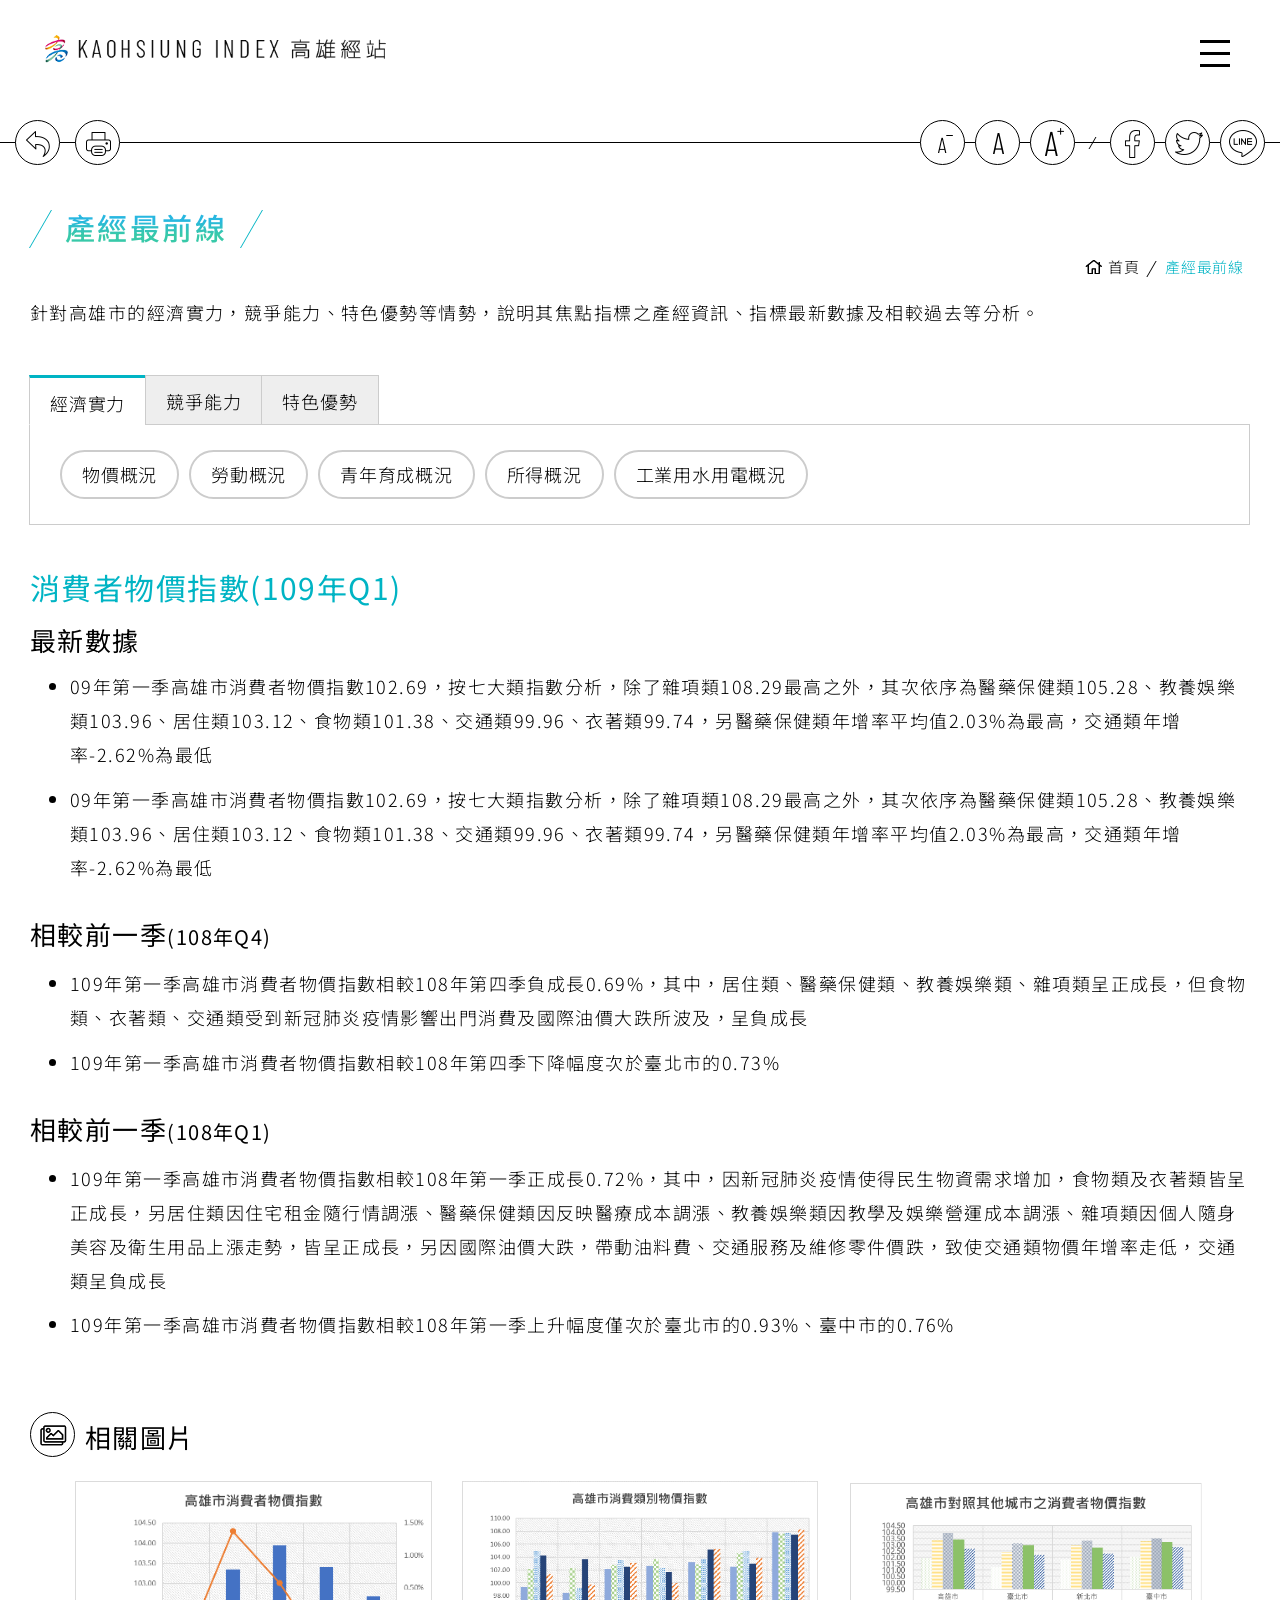
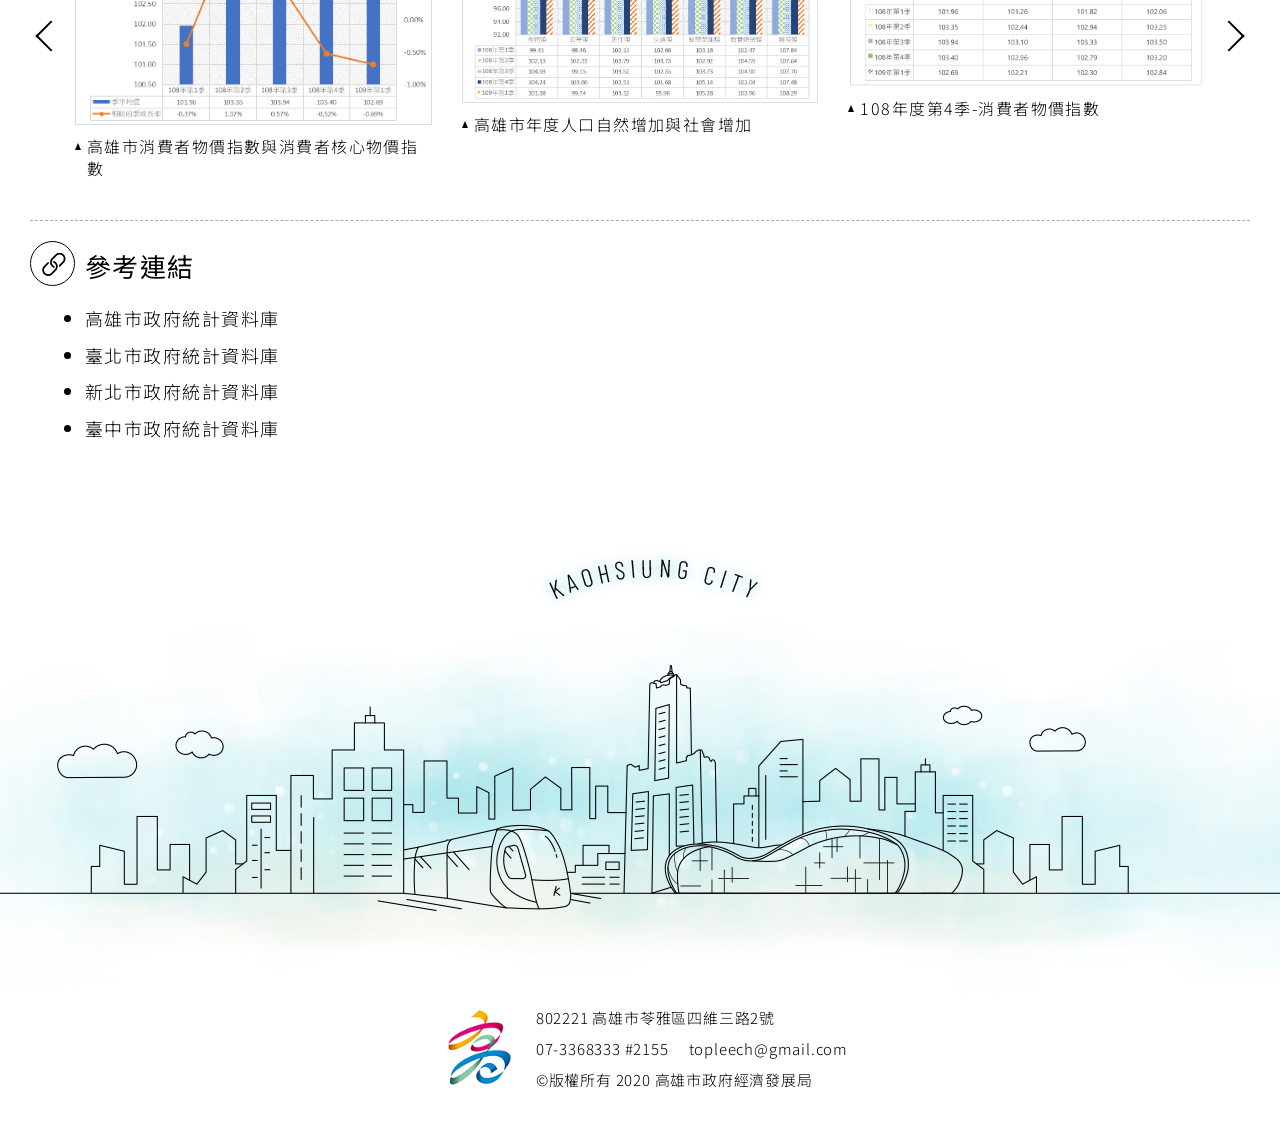
<file: kcindex/content/tw/economy.html>
<!doctype html>
<html lang="zh-Hant-TW"><!-- InstanceBegin template="/Templates/content_tw.dwt" codeOutsideHTMLIsLocked="false" -->
<head>
<meta charset="utf-8">   
<meta http-equiv="content-language" content="zh-Hant-TW" />
<meta name="viewport" content="width=device-width, initial-scale=1.0, user-scalable=no, minimum-scale=1.0, maximum-scale=1.0" />
<meta name="apple-mobile-web-app-capable" content="yes" />   
<!-- InstanceBeginEditable name="doctitle" -->
<title>產經最前線-高雄經站Kaohsiung Index</title>
<!-- InstanceEndEditable --> 
<link rel="shortcut icon" href="../../layout/tw/images/favicon.ico" type="image/x-icon"/> 
<link href="../../layout/tw/css/style.css" rel="stylesheet" type="text/css" />
<link href="../../layout/tw/css/editable_content.css" rel="stylesheet" type="text/css" />
<link href="../../layout/tw/css/content.css" rel="stylesheet" type="text/css" />

<!-- InstanceBeginEditable name="head_css" -->
<!-- 相關圖片 -->
<link href="../../layout/tw/css/owl.carousel.css" rel="stylesheet" type="text/css" />
<link href="../../layout/tw/css/photoswipe.css" rel="stylesheet" type="text/css" />
<link href="../../layout/tw/css/default-skin.css" rel="stylesheet" type="text/css" />
<!-- InstanceEndEditable -->   

<script src="../../js/jquery-1.8.1.min.js"></script>   
<script src="../../js/jquery-iifun.js"></script> 

<!-- RWD -->
<link href="../../layout/tw/css/width_narrow.css" rel="stylesheet" type="text/css" media="only screen and (max-width: 639px)" />
<link href="../../layout/tw/css/width_wide.css" rel="stylesheet" type="text/css" media="only screen and (min-width: 640px) and (max-width: 1023px)" />
<link href="../../layout/tw/css/width_desktop.css" rel="stylesheet" type="text/css" media="only screen and (min-width: 1024px)" />

<!-- 列印 -->
<link href="../../layout/tw/css/print.css" rel="stylesheet" type="text/css" media="print" />
 
<!-- InstanceBeginEditable name="head_js" -->
<!-- 相關圖片 -->
<script src="../../js/owl.carousel.min.js"></script>
<script src="../../js/photoswipe.js"></script>
<script src="../../js/photoswipe-ui-default.js"></script>

<script>
$(document).ready(function(){   
    $(".photo_list.owl-carousel").owlCarousel({
        loop: false,
        responsiveClass: true,
        dots: false,
        nav: true,
        responsive: {
          0: {
            items: 1
          },
          600: {
            items: 2
          },
          1000: {
            items: 3
          }
        }
    });
}); 
</script>
<!-- InstanceEndEditable -->
</head>

<body>
<!--Wrap start ========-->
<div id="Wrap">
    <!-- Header start -->
    <header id="Header"><div>
        <h1 class="logo"><a href="../../index.html" title="高雄經站Kaohsiung Index"><img src="../../layout/tw/images/logo.png" alt="高雄經站Kaohsiung Index"></a></h1>

        <!-- 漢堡選單 -->
        <div class="Menubar"><span></span></div> 
        <div class="mobileMenuWrap">
            <div class="mobileMenu"><div class="scrollWrap">
                <div class="tt">Menu</div> 
                <div class="mob_search">
                    <div class="text"><input type="text" placeholder="Search" value=""/></div>
                    <div class="btn">
                        <input type="button" value="搜尋" class="btn" title="搜尋" onclick="javascript:window.location.href ='content/tw/search_result.html'"/>
                        <span class="icon"></span>
                    </div>
                </div>  
                <ul class="menu">
                    <li><a href="news_list.html">最新消息</a></li> 
                    <li><a href="economy_01.html">產經最前線</a></li> 
                    <li><a href="javascript:void(0);">產經面面觀</a>
                        <ul>
                            <li><a href="expert_list.html">專家看高雄</a></li>
                            <!-- <li><a href="">智慧城市，高雄好YOUNG！</a></li> -->
                        </ul>
                    </li>  
                    <li><a href="javascript:void(0);">產經雲端服務</a>
                        <ul>
                            <li><a href="link_01.html">統計資訊前哨站</a></li>
                            <li><a href="link_02.html">高雄市政好站</a></li>
                            <li><a href="download_list.html">檔案下載專區</a></li>
                        </ul>
                    </li>                                                                                                  
                </ul>     
            </div></div>   
        </div>

        <!-- 桌機版選單 -->
        <nav id="Menu" class="menu_top"><div>
            <ul>
                <li><a href="news_list.html">最新消息</a></li> 
                <li><a href="economy_01.html">產經最前線</a></li> 
                <li><a href="javascript:void(0);">產經面面觀</a>
                    <ul>
                        <li><a href="expert_list.html">專家看高雄</a></li>
                        <!-- <li><a href="">智慧城市，高雄好YOUNG！</a></li> -->
                    </ul>
                </li>  
                <li><a href="javascript:void(0);">產經雲端服務</a>
                    <ul>
                        <li><a href="link_01.html">統計資訊前哨站</a></li>
                        <li><a href="link_02.html">高雄市政好站</a></li>
                        <li><a href="download_list.html">檔案下載專區</a></li>
                    </ul>
                </li> 
                <li class="search"><a href="javascript:void(0);"><span class="icon"></span></a>
                    <ul>
                        <li>
                            <div class="header_search">
                                <div class="text"><input type="text" placeholder="Search" /></div>
                                <div class="btn"><input type="button" value="搜尋" title="搜尋" onclick="javascript:window.location.href ='content/tw/search_result.html'" /><span class="icon"></span></div>
                            </div>
                        </li>
                    </ul>
                </li>                       
            </ul>
        </div></nav>     
    </div></header><!-- Header end -->
    
    <!--Center-->
	<div id="Center" class="content"><div> 
        <div class="ToolBar"><div>
            <div class="colm_left"><a href="javascript:void(0);" onclick="javascript:window.history.go(-1);" title="回上一頁" class="return"><span></span>回上一頁</a> <a href="javascript:void(0);" onclick="javascript:window.print();" onkeypress="javascript:window.print();" title="列印此頁(若連結無法使用，請改用鍵盤Ctrl+P鍵亦可列印)" class="print"><span></span>友善列印</a> </div>
            <div class="colm_right">
                <dl class="font_size">
                    <dt>字級：</dt>
                    <dd class="font_small"><a href="javascript:void(0)" title="小字級">小字級</a></dd>
                    <dd class="font_medium"><a href="javascript:void(0)" title="中字級">中字級</a></dd>
                    <dd class="font_big"><a href="javascript:void(0)" title="大字級">大字級</a></dd>
                    <noscript class="noscript">
                    若您無法使用字級縮放功能，請改用鍵盤"Ctrl"+"加號鍵"或"Ctrl"+"減號鍵"，來放大或縮小字級
                    </noscript>
                </dl>
                <dl class="share">
                    <dt>分享：</dt>
                    <dd class="facebook"><a title="分享到Facebook(開新視窗)" href="https://www.facebook.com/sharer/sharer.php?u=網址" target="_blank">分享到Facebook</a></dd>
                    <dd class="twitter"><a title="分享到Twitter(開新視窗)" href="https://twitter.com/intent/tweet?url=網址&amp;text=標題" target="_blank">分享到Twitter</a></dd>
                    <dd class="line"><a title="分享到Line(開新視窗)" href="" target="_blank">分享到Line</a></dd>
                    <noscript class="noscript">
                        當SCRIPT關閉時,請點選以下連結：
                        <a href="https://www.facebook.com/" target="_blank" title="(開新視窗)">Facebook</a>
                        <a href="https://twitter.com/" target="_blank" title="(開新視窗)">Twitter</a>
                        <a href="https://line.me/" target="_blank" title="(開新視窗)">Line</a>
                    </noscript>
                </dl>
            </div>                  
          </div></div> 
  
        <div id="Content">    
            <div class="PageTitle"> 
                <h2><!-- InstanceBeginEditable name="PageTitle" -->產經最前線<!-- InstanceEndEditable --></h2>
            </div>           
            <div id="Breadcrumbs">
                <ul>
                    <li><a href="../../index.html">首頁</a></li>
                    <!-- InstanceBeginEditable name="breadcrumbs" -->
                    <li><a href="javascript:void(0)">產經最前線</a></li>
                    <!-- InstanceEndEditable -->
                </ul>
            </div>                 
            <!-- InstanceBeginEditable name="content" -->
            <div class="EconomyBox">
                <div class="editable_content">
                    <div class="district">
                        <p>針對高雄市的經濟實力，競爭能力、特色優勢等情勢，說明其焦點指標之產經資訊、指標最新數據及相較過去等分析。</p>
                    </div>               
                </div>

                <div class="economy_tab">
                    <div class="tabs_group">
                        <div class="tabs">
                            <ul>
                                <li class="tab"><a href="javascript:void(0);" title="經濟實力">經濟實力</a></li>
                                <li class="tab"><a href="javascript:void(0);" title="競爭能力">競爭能力</a></li>
                                <li class="tab"><a href="javascript:void(0);" title="特色優勢">特色優勢</a></li>
                            </ul>    
                        </div>

                        <div class="tab_container">
                            <div class="tab_cont">
                                <div class="tab_title"><a href="javascript:void(0);">經濟實力</a></div>
                                <div class="tab_cont_inner">
                                    <div class="tags_box">
                                        <ul>
                                            <li><a href="">物價概況</a></li>
                                            <li><a href="javascript:void(0);">勞動概況</a></li>
                                            <li><a href="javascript:void(0);">青年育成概況</a></li>
                                            <li><a href="javascript:void(0);">所得概況</a></li>
                                            <li><a href="javascript:void(0);">工業用水用電概況</a></li>
                                        </ul>
                                    </div> 
                                </div>
                            </div>

                            <div class="tab_cont">
                                <div class="tab_title"><a href="javascript:void(0);">競爭能力</a></div>
                                <div class="tab_cont_inner">
                                    <div class="tags_box">
                                        <ul>
                                            <li><a href="">投資概況</a></li>
                                            <li><a href="javascript:void(0);">營利事業概況</a></li>
                                            <li><a href="javascript:void(0);">工商登記概況</a></li>
                                            <li><a href="javascript:void(0);">不動產價格</a></li>
                                        </ul>
                                    </div>  
                                </div>
                            </div>
                       
                            <div class="tab_cont">
                                <div class="tab_title"><a href="javascript:void(0);">特色優勢</a></div>
                                <div class="tab_cont_inner">
                                    <div class="tags_box">
                                        <ul>
                                            <li><a href="javascript:void(0);">觀光旅遊概況</a></li>
                                            <li><a href="javascript:void(0);">交通運輸概況</a></li>
                                            <li><a href="javascript:void(0);">園區發展概況</a></li>
                                        </ul>
                                    </div>        
                                </div>
                            </div>     
                        </div>
                    </div>
                </div>

                <div class="editable_content">
                    <h3>消費者物價指數(109年Q1)</h3>
                    <div class="district">
                        <h4>最新數據</h4>
                        <ul>
                            <li>
                                09年第一季高雄市消費者物價指數102.69，按七大類指數分析，除了雜項類108.29最高之外，其次依序為醫藥保健類105.28、教養娛樂類103.96、居住類103.12、食物類101.38、交通類99.96、衣著類99.74，另醫藥保健類年增率平均值2.03%為最高，交通類年增率-2.62%為最低
                            </li>
                            <li>
                                09年第一季高雄市消費者物價指數102.69，按七大類指數分析，除了雜項類108.29最高之外，其次依序為醫藥保健類105.28、教養娛樂類103.96、居住類103.12、食物類101.38、交通類99.96、衣著類99.74，另醫藥保健類年增率平均值2.03%為最高，交通類年增率-2.62%為最低  
                            </li>
                        </ul> 

                        <h4>相較前一季<span class="font_20px">(108年Q4)</span></h4>
                        <ul>
                            <li>
                                109年第一季高雄市消費者物價指數相較108年第四季負成長0.69%，其中，居住類、醫藥保健類、教養娛樂類、雜項類呈正成長，但食物類、衣著類、交通類受到新冠肺炎疫情影響出門消費及國際油價大跌所波及，呈負成長
                            </li>
                            <li>
                                109年第一季高雄市消費者物價指數相較108年第四季下降幅度次於臺北市的0.73%                            
                            </li>
                        </ul>    

                        <h4>相較前一季<span class="font_20px">(108年Q1)</span></h4>
                        <ul>
                            <li>
                                109年第一季高雄市消費者物價指數相較108年第一季正成長0.72%，其中，因新冠肺炎疫情使得民生物資需求增加，食物類及衣著類皆呈正成長，另居住類因住宅租金隨行情調漲、醫藥保健類因反映醫療成本調漲、教養娛樂類因教學及娛樂營運成本調漲、雜項類因個人隨身美容及衛生用品上漲走勢，皆呈正成長，另因國際油價大跌，帶動油料費、交通服務及維修零件價跌，致使交通類物價年增率走低，交通類呈負成長                            </li>
                            <li>
                                109年第一季高雄市消費者物價指數相較108年第一季上升幅度僅次於臺北市的0.93%、臺中市的0.76%                            
                            </li>
                        </ul>        
                    </div>


                    <!-- ==== 延伸區塊 ==== -->
                    <div class="ExtBlock">
                        <div class="item">
                            <!-- 相關圖片 -->
                            <h4 class="ext_title icon_photo"><span></span>相關圖片</h4>
                            <div class="photo_list owl-carousel my-gallery">
                                <div class="item">
                                    <figure>
                                        <a href="../../layout/chart_01_01.png"><img src="../../layout/chart_01_01.png" alt="圖說" /></a>
                                        <figcaption class="img_caption">高雄市消費者物價指數與消費者核心物價指數</figcaption>
                                    </figure>
                                </div>
                                <div class="item">
                                    <figure>
                                        <a href="../../layout/chart_01_02.png"><img src="../../layout/chart_01_02.png" alt="圖說" /></a>
                                        <figcaption class="img_caption">高雄市年度人口自然增加與社會增加</figcaption>
                                    </figure>
                                </div>
                                <div class="item">
                                    <figure>
                                        <a href="../../layout/chart_01_03.png"><img src="../../layout/chart_01_03.png" alt="圖說" /></a>
                                        <figcaption class="img_caption">108年度第4季-消費者物價指數</figcaption>
                                    </figure>
                                </div>
                                <div class="item">
                                    <figure>
                                        <a href="../../layout/chart_01_04.png"><img src="../../layout/chart_01_04.png" alt="圖說" /></a>
                                        <figcaption class="img_caption">圖說圖說圖說圖說圖說</figcaption>
                                    </figure>
                                </div>
                                <div class="item">
                                    <figure>
                                        <a href="../../layout/chart_02_01.png"><img src="../../layout/chart_02_01.png" alt="圖說" /></a>
                                        <figcaption class="img_caption">圖說圖說圖說圖說圖說</figcaption>
                                    </figure>
                                </div>
                            </div>
                        </div>

                        <div class="item">             
                            <!-- 參考連結 -->
                            <h4 class="ext_title icon_link"><span></span>參考連結</h4>
                            <ul class="ext_list">
                                <li><a href="#" target="_blank" title="(開新視窗)">高雄市政府統計資料庫</a></li>
                                <li><a href="#" target="_blank" title="(開新視窗)">臺北市政府統計資料庫</a></li>
                                <li><a href="#" target="_blank" title="(開新視窗)">新北市政府統計資料庫</a></li>
                                <li><a href="#" target="_blank" title="(開新視窗)">臺中市政府統計資料庫</a></li>
                            </ul>  
                        </div>
                    </div>

                    <!-- PhotoSwipe 套件  -->
                    <script>
                        var initPhotoSwipeFromDOM = function(gallerySelector) {

                            // parse slide data (url, title, size ...) from DOM elements 
                            // (children of gallerySelector)
                            var parseThumbnailElements = function(el) {
                                var thumbElements = document.querySelectorAll('.my-gallery figure'),
                                    //thumbElements = Array.prototype.slice.call(document.querySelectorAll('figure')),
                                    //thumbElements = el.childNodes,
                                    numNodes = thumbElements.length,
                                    items = [],
                                    figureEl,
                                    linkEl,
                                    size,
                                    item;
                                    
                                    
                                for(var i = 0; i < numNodes; i++) {

                                    figureEl = thumbElements[i]; // <figure> element
                                    // include only element nodes 
                                    if(figureEl.nodeType !== 1) {
                                        continue;
                                    }

                                    linkEl = figureEl.children[0]; // <a> element
                                    imgEl = linkEl.children[0]; // <img> element

                                    figureEl.setAttribute('data-index',i);

                                    //size = linkEl.getAttribute('data-size').split('x');

                                    // create slide object
                                    item = {
                                        src: linkEl.getAttribute('href'),
                                        w: parseInt(imgEl.naturalWidth),
                                        h: parseInt(imgEl.naturalHeight)
                                        //w: parseInt(size[0], 10),
                                        //h: parseInt(size[1], 10)
                                    };



                                    if(figureEl.children.length > 1) {
                                        // <figcaption> content
                                        item.title = figureEl.children[1].innerHTML; 
                                    }

                                    if(linkEl.children.length > 0) {
                                        // <img> thumbnail element, retrieving thumbnail url
                                        item.msrc = linkEl.children[0].getAttribute('src');
                                    } 

                                    item.el = figureEl; // save link to element for getThumbBoundsFn
                                    items.push(item);
                                }

                                return items;
                            };

                            // find nearest parent element
                            var closest = function closest(el, fn) {
                                return el && ( fn(el) ? el : closest(el.parentNode, fn) );
                            };

                            // triggers when user clicks on thumbnail
                            var onThumbnailsClick = function(e) {
                                e = e || window.event;
                                e.preventDefault ? e.preventDefault() : e.returnValue = false;

                                var eTarget = e.target || e.srcElement;

                                // find root element of slide
                                var clickedListItem = closest(eTarget, function(el) {
                                    return (el.tagName && el.tagName.toUpperCase() === 'FIGURE');
                                });

                                if(!clickedListItem) {
                                    return;
                                }

                                // find index of clicked item by looping through all child nodes
                                // alternatively, you may define index via data- attribute
                                var clickedGallery = clickedListItem.parentNode,
                                    childNodes = clickedListItem.parentNode.childNodes,
                                    numChildNodes = childNodes.length,
                                    nodeIndex = 0,
                                    index;

                                for (var i = 0; i < numChildNodes; i++) {
                                    if(childNodes[i].nodeType !== 1) { 
                                        continue; 
                                    }

                                    if(childNodes[i] === clickedListItem) {
                                        index = nodeIndex;
                                        break;
                                    }
                                    nodeIndex++;
                                }

                                index = clickedListItem.getAttribute('data-index');
                                
                                if(index >= 0) {
                                    // open PhotoSwipe if valid index found
                                    openPhotoSwipe( index, clickedGallery );
                                }
                                return false;
                            };

                            // parse picture index and gallery index from URL (#&pid=1&gid=2)
                            var photoswipeParseHash = function() {
                                var hash = window.location.hash.substring(1),
                                params = {};

                                if(hash.length < 5) {
                                    return params;
                                }

                                var vars = hash.split('&');
                                for (var i = 0; i < vars.length; i++) {
                                    if(!vars[i]) {
                                        continue;
                                    }
                                    var pair = vars[i].split('=');  
                                    if(pair.length < 2) {
                                        continue;
                                    }           
                                    params[pair[0]] = pair[1];
                                }

                                if(params.gid) {

                                    params.gid = parseInt(params.gid, 10);
                                }

                                return params;
                            };

                            var openPhotoSwipe = function(index, galleryElement, disableAnimation, fromURL) {
                                var pswpElement = document.querySelectorAll('.pswp')[0],
                                    gallery,
                                    options,
                                    items;

                                items = parseThumbnailElements(galleryElement);

                                // define options (if needed)

                                options = {

                                    // define gallery index (for URL)
                                    galleryUID: galleryElement.getAttribute('data-pswp-uid'),

                                    getThumbBoundsFn: function(index) {
                                        // See Options -> getThumbBoundsFn section of documentation for more info
                                        var thumbnail = items[index].el.getElementsByTagName('img')[0], // find thumbnail
                                            pageYScroll = window.pageYOffset || document.documentElement.scrollTop,
                                            rect = thumbnail.getBoundingClientRect(); 

                                        return {x:rect.left, y:rect.top + pageYScroll, w:rect.width};
                                    }

                                };

                                // PhotoSwipe opened from URL
                                if(fromURL) {
                                    if(options.galleryPIDs) {
                                        // parse real index when custom PIDs are used 
                                        // http://photoswipe.com/documentation/faq.html#custom-pid-in-url
                                        for(var j = 0; j < items.length; j++) {
                                            if(items[j].pid == index) {
                                                options.index = j;
                                                break;
                                            }
                                        }
                                    } else {
                                        // in URL indexes start from 1
                                        options.index = parseInt(index, 10) - 1;
                                    }
                                } else {
                                    options.index = parseInt(index, 10);
                                }

                                // exit if index not found
                                if( isNaN(options.index) ) {
                                    return;
                                }

                                if(disableAnimation) {
                                    options.showAnimationDuration = 0;
                                }

                                // Pass data to PhotoSwipe and initialize it
                                gallery = new PhotoSwipe( pswpElement, PhotoSwipeUI_Default, items, options);
                                gallery.init();
                            };

                            // loop through all gallery elements and bind events
                            var galleryElements = document.querySelectorAll('.my-gallery figure > a');
                            //var galleryElements = document.querySelectorAll( gallerySelector );

                            for(var i = 0, l = galleryElements.length; i < l; i++) {
                                galleryElements[i].setAttribute('data-pswp-uid', i+1);
                                galleryElements[i].onclick = onThumbnailsClick;
                            }

                            // Parse URL and open gallery if it contains #&pid=3&gid=1
                            var hashData = photoswipeParseHash();
                            if(hashData.pid && hashData.gid) {
                                openPhotoSwipe( hashData.pid ,  galleryElements[ hashData.gid - 1 ], true, true );
                            }
                        };

                        // execute above function
                        initPhotoSwipeFromDOM('.my-gallery');
                    </script>    
                </div>
            </div>

			<!-- InstanceEndEditable --> 
         </div> 
    </div></div><!--id="Center" END-->
    
	<!-- InstanceBeginEditable name="popupBox" --> 
    <!--photoswipe template-->
    <div class="pswp" tabindex="-1" role="dialog" aria-hidden="true"> 
        <div class="pswp__bg"></div>
        <div class="pswp__scroll-wrap"> 
            
            <div class="pswp__container"> 
                <div class="pswp__item"></div>
                <div class="pswp__item"></div>
                <div class="pswp__item"></div>
            </div>
            
            <div class="pswp__ui pswp__ui--hidden">
                <div class="pswp__top-bar"> 
                    <div class="pswp__counter"></div>
                    <button class="pswp__button pswp__button--close" title="關閉"></button>
                    <button class="pswp__button pswp__button--share" title="下載圖片"></button>
                    <button class="pswp__button pswp__button--fs" title="全螢幕檢視"></button>
                    <button class="pswp__button pswp__button--zoom" title="縮放圖片"></button>
                    
                    <div class="pswp__preloader">
                        <div class="pswp__preloader__icn">
                            <div class="pswp__preloader__cut">
                                <div class="pswp__preloader__donut"></div>
                            </div>
                        </div>
                    </div>
                </div>
                <div class="pswp__share-modal pswp__share-modal--hidden pswp__single-tap">
                    <div class="pswp__share-tooltip">
                    </div>
                </div>
                <button class="pswp__button pswp__button--arrow--left" title="上一張圖片"></button>
                <button class="pswp__button pswp__button--arrow--right" title="下一張圖片"></button>
                <div class="pswp__caption">
                    <div class="pswp__caption__center"></div>
                </div>
            </div>
        </div>
    </div>
    <!--photoswipe template end-->
    <!-- InstanceEndEditable --> 
    
    <div class="BtnTop"><a href="#" title="回最上層">TOP</a></div>

    <!--Footer-->
    <footer id="Footer">   
        <!-- 高雄城市形象區塊 -->
        <div class="img_content_kscity"></div>   
        <div class="ft_info">
            <div class="imgbox"><a href="https://www.kcg.gov.tw/Default.aspx" title="高雄市政府全球資訊網" target="_blank"><img src="../../layout/tw/images/img_footer_logo.png" alt="高雄市政府全球資訊網"></a></div>
            <div class="contbox">
                <div class="item">802221 高雄市苓雅區四維三路2號</div>
                <div class="item"><span>07-3368333 #2155</span><span>topleech@gmail.com</span></div>
                <div class="item">©版權所有 2020 <a href="https://edbkcg.kcg.gov.tw/" target="_blank" title="高雄市政府經濟發展局">高雄市政府經濟發展局</a></div>   
            </div>
        </div>
    </footer>
 
<!--下列css及網頁大集合連結為測試資料,套程式時請刪除-->
    <div class="ifun_text_menu">
        <ul>
            <li><a href="">Menu</a>
                <ul>
                    <li><a href="../../index.html">首頁</a></li>
                    <li><a href="news_cont.html">單篇</a></li>
                    <li><a href="news_list.html">文字列表</a></li>         
                    <li><a href="pic_list.html">圖文列表</a></li>
                    <li><a href="expert_list.html">專家看高雄-列表</a></li>
                    <li><a href="expert_cont.html">專家看高雄-內容</a></li>
                    <li><a href="economy_01.html">產經最前線-物價概況</a></li>
                    <li><a href="economy_02.html">產經最前線-投資概況</a></li>
                    <li><a href="link_01.html">相關連結-統計資訊前哨站</a></li>
                    <li><a href="link_02.html">相關連結-高雄市政好站</a></li>
                    <li><a href="download_list.html">檔案下載專區</a></li>
                    <li><a href="search_result.html">搜尋結果</a></li>
                </ul>
            </li>
        </ul>
    </div>
<!--網頁大集合end-->

</div><!--Wrap end========-->
</body>
<!-- InstanceEnd --></html>
</file>
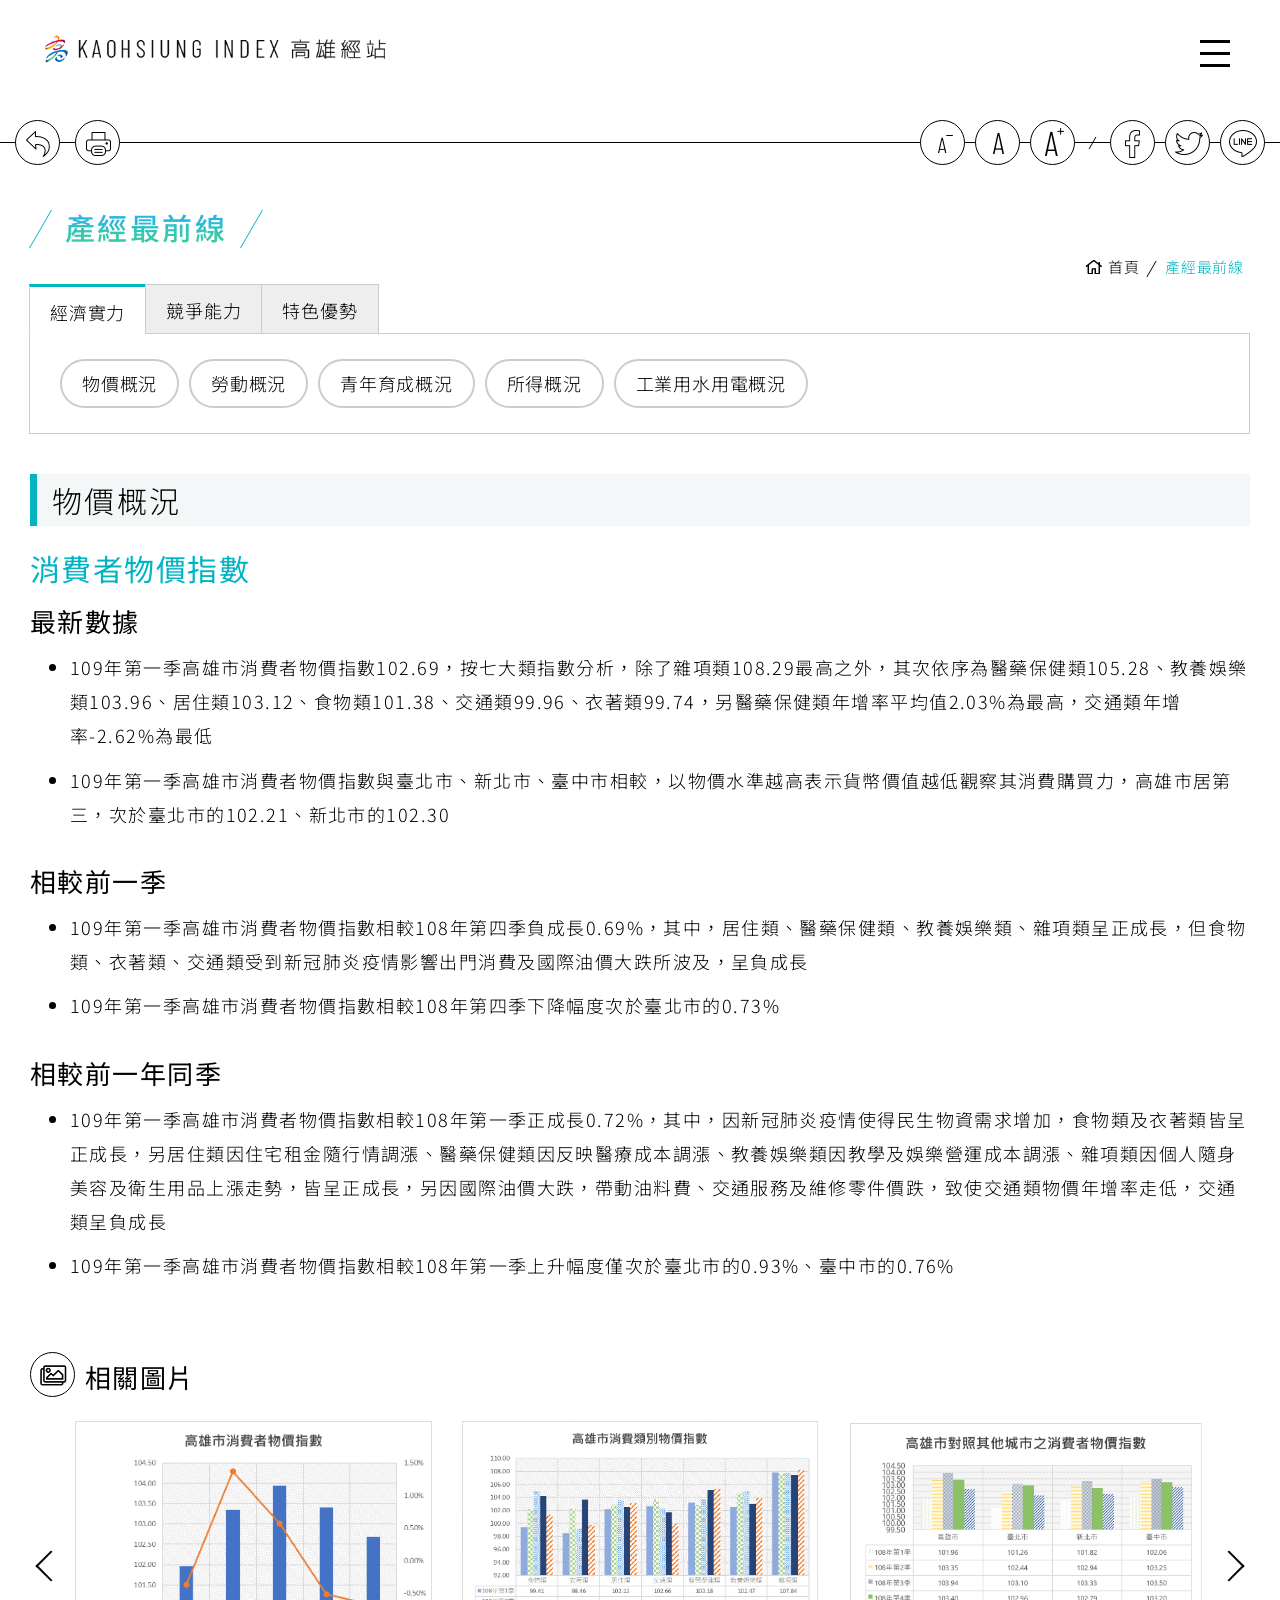
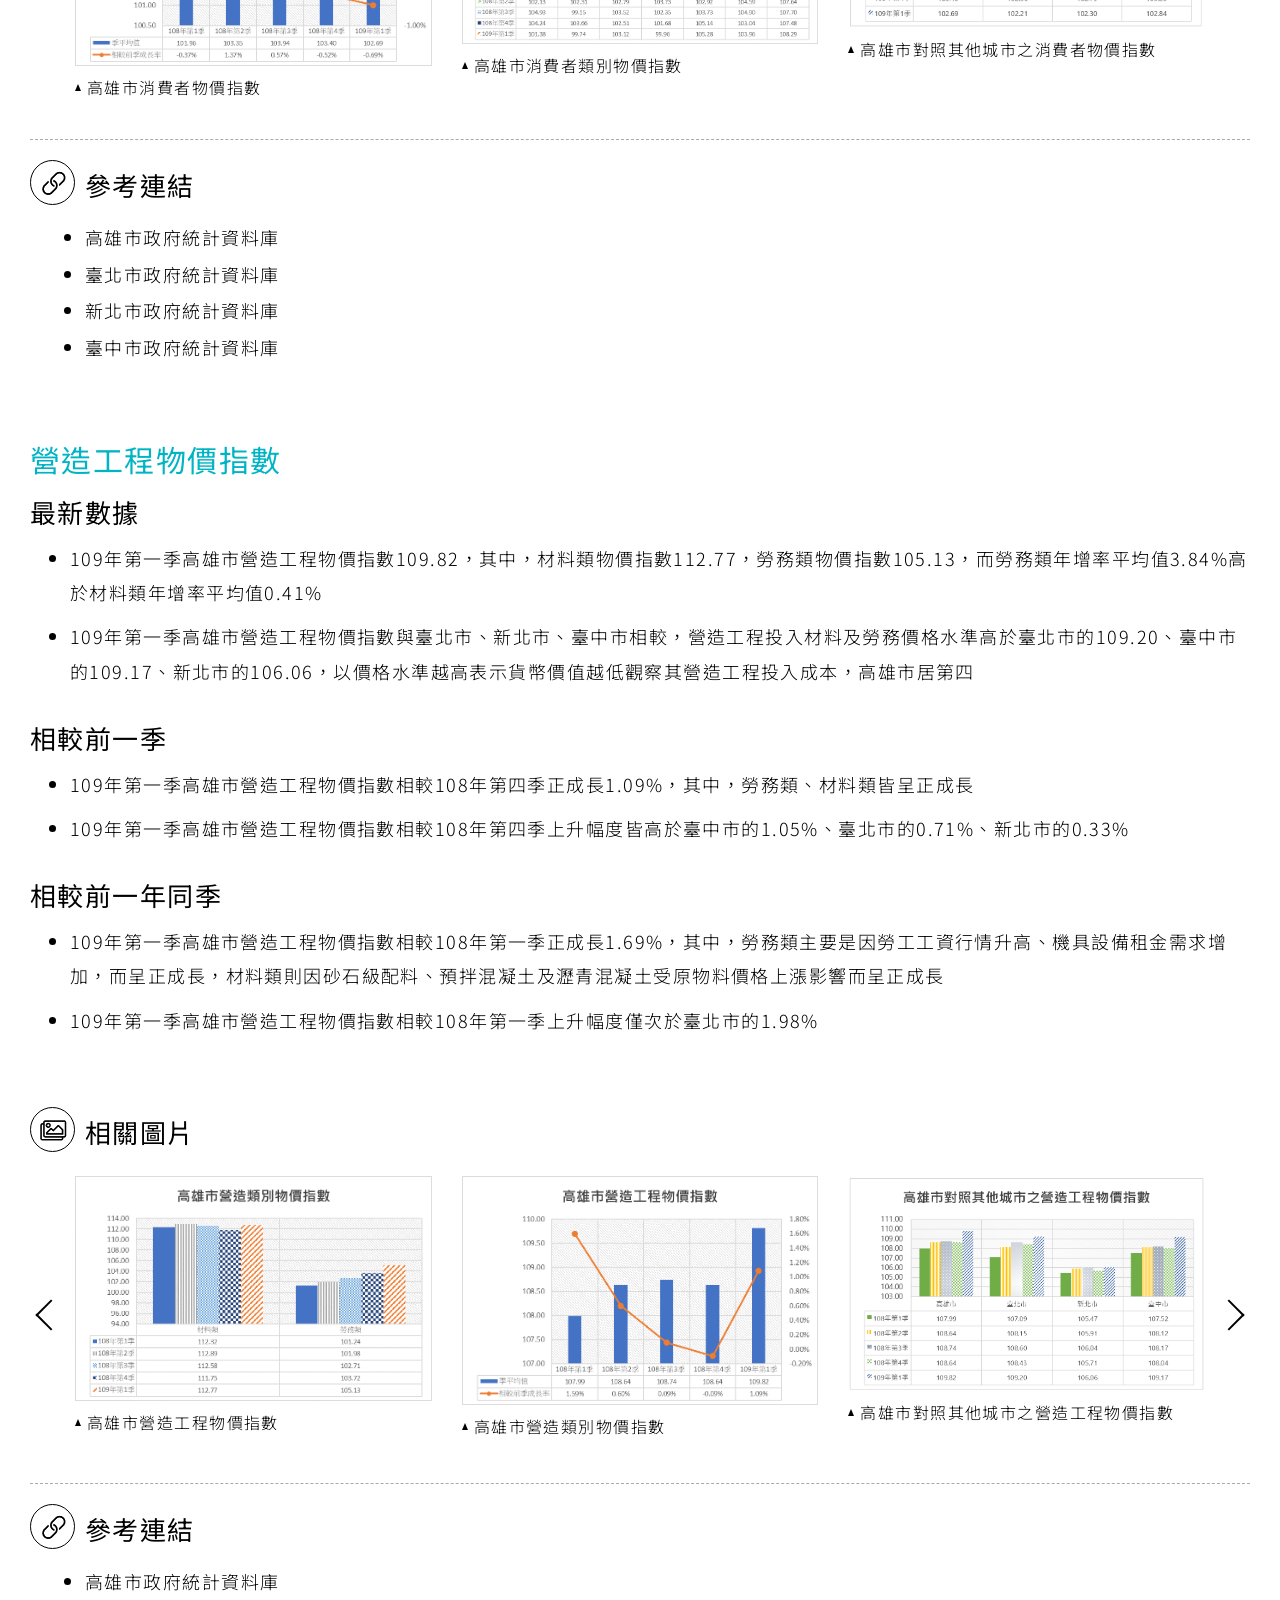
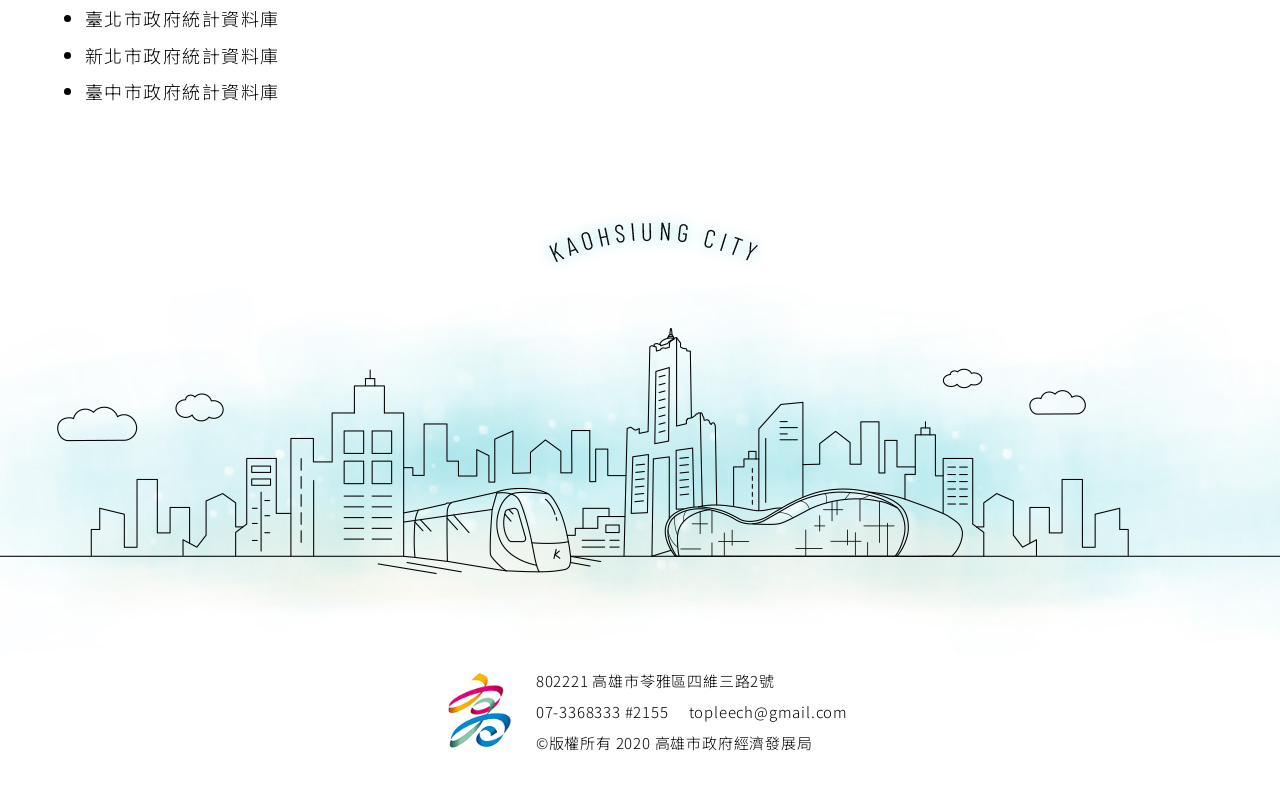
<file: kcindex/content/tw/economy_01.html>
<!doctype html>
<html lang="zh-Hant-TW"><!-- InstanceBegin template="/Templates/content_tw.dwt" codeOutsideHTMLIsLocked="false" -->
<head>
<meta charset="utf-8">   
<meta http-equiv="content-language" content="zh-Hant-TW" />
<meta name="viewport" content="width=device-width, initial-scale=1.0, user-scalable=no, minimum-scale=1.0, maximum-scale=1.0" />
<meta name="apple-mobile-web-app-capable" content="yes" />   
<!-- InstanceBeginEditable name="doctitle" -->
<title>產經最前線-高雄經站Kaohsiung Index</title>
<!-- InstanceEndEditable --> 
<link rel="shortcut icon" href="../../layout/tw/images/favicon.ico" type="image/x-icon"/> 
<link href="../../layout/tw/css/style.css" rel="stylesheet" type="text/css" />
<link href="../../layout/tw/css/editable_content.css" rel="stylesheet" type="text/css" />
<link href="../../layout/tw/css/content.css" rel="stylesheet" type="text/css" />

<!-- InstanceBeginEditable name="head_css" -->
<!-- 相關圖片 -->
<link href="../../layout/tw/css/owl.carousel.css" rel="stylesheet" type="text/css" />
<link href="../../layout/tw/css/photoswipe.css" rel="stylesheet" type="text/css" />
<link href="../../layout/tw/css/default-skin.css" rel="stylesheet" type="text/css" />
<!-- InstanceEndEditable -->   

<script src="../../js/jquery-1.8.1.min.js"></script>   
<script src="../../js/jquery-iifun.js"></script> 

<!-- RWD -->
<link href="../../layout/tw/css/width_narrow.css" rel="stylesheet" type="text/css" media="only screen and (max-width: 639px)" />
<link href="../../layout/tw/css/width_wide.css" rel="stylesheet" type="text/css" media="only screen and (min-width: 640px) and (max-width: 1023px)" />
<link href="../../layout/tw/css/width_desktop.css" rel="stylesheet" type="text/css" media="only screen and (min-width: 1024px)" />

<!-- 列印 -->
<link href="../../layout/tw/css/print.css" rel="stylesheet" type="text/css" media="print" />
 
<!-- InstanceBeginEditable name="head_js" -->
<!-- 相關圖片 -->
<script src="../../js/owl.carousel.min.js"></script>
<script src="../../js/photoswipe.js"></script>
<script src="../../js/photoswipe-ui-default.js"></script>

<script>
$(document).ready(function(){   
    $(".photo_list.owl-carousel").owlCarousel({
        loop: false,
        responsiveClass: true,
        dots: false,
        nav: true,
        responsive: {
          0: {
            items: 1
          },
          600: {
            items: 2
          },
          1000: {
            items: 3
          }
        }
    });
}); 
</script>
<!-- InstanceEndEditable -->
</head>

<body>
<!--Wrap start ========-->
<div id="Wrap">
    <!-- Header start -->
    <header id="Header"><div>
        <h1 class="logo"><a href="../../index.html" title="高雄經站Kaohsiung Index"><img src="../../layout/tw/images/logo.png" alt="高雄經站Kaohsiung Index"></a></h1>

        <!-- 漢堡選單 -->
        <div class="Menubar"><span></span></div> 
        <div class="mobileMenuWrap">
            <div class="mobileMenu"><div class="scrollWrap">
                <div class="tt">Menu</div> 
                <div class="mob_search">
                    <div class="text"><input type="text" placeholder="Search" value=""/></div>
                    <div class="btn">
                        <input type="button" value="搜尋" class="btn" title="搜尋" onclick="javascript:window.location.href ='content/tw/search_result.html'"/>
                        <span class="icon"></span>
                    </div>
                </div>  
                <ul class="menu">
                    <li><a href="news_list.html">最新消息</a></li> 
                    <li><a href="economy_01.html">產經最前線</a></li> 
                    <li><a href="javascript:void(0);">產經面面觀</a>
                        <ul>
                            <li><a href="expert_list.html">專家看高雄</a></li>
                            <!-- <li><a href="">智慧城市，高雄好YOUNG！</a></li> -->
                        </ul>
                    </li>  
                    <li><a href="javascript:void(0);">產經雲端服務</a>
                        <ul>
                            <li><a href="link_01.html">統計資訊前哨站</a></li>
                            <li><a href="link_02.html">高雄市政好站</a></li>
                            <li><a href="download_list.html">檔案下載專區</a></li>
                        </ul>
                    </li>                                                                                                  
                </ul>     
            </div></div>   
        </div>

        <!-- 桌機版選單 -->
        <nav id="Menu" class="menu_top"><div>
            <ul>
                <li><a href="news_list.html">最新消息</a></li> 
                <li><a href="economy_01.html">產經最前線</a></li> 
                <li><a href="javascript:void(0);">產經面面觀</a>
                    <ul>
                        <li><a href="expert_list.html">專家看高雄</a></li>
                        <!-- <li><a href="">智慧城市，高雄好YOUNG！</a></li> -->
                    </ul>
                </li>  
                <li><a href="javascript:void(0);">產經雲端服務</a>
                    <ul>
                        <li><a href="link_01.html">統計資訊前哨站</a></li>
                        <li><a href="link_02.html">高雄市政好站</a></li>
                        <li><a href="download_list.html">檔案下載專區</a></li>
                    </ul>
                </li> 
                <li class="search"><a href="javascript:void(0);"><span class="icon"></span></a>
                    <ul>
                        <li>
                            <div class="header_search">
                                <div class="text"><input type="text" placeholder="Search" /></div>
                                <div class="btn"><input type="button" value="搜尋" title="搜尋" onclick="javascript:window.location.href ='content/tw/search_result.html'" /><span class="icon"></span></div>
                            </div>
                        </li>
                    </ul>
                </li>                       
            </ul>
        </div></nav>     
    </div></header><!-- Header end -->
    
    <!--Center-->
	<div id="Center" class="content"><div> 
        <div class="ToolBar"><div>
            <div class="colm_left"><a href="javascript:void(0);" onclick="javascript:window.history.go(-1);" title="回上一頁" class="return"><span></span>回上一頁</a> <a href="javascript:void(0);" onclick="javascript:window.print();" onkeypress="javascript:window.print();" title="列印此頁(若連結無法使用，請改用鍵盤Ctrl+P鍵亦可列印)" class="print"><span></span>友善列印</a> </div>
            <div class="colm_right">
                <dl class="font_size">
                    <dt>字級：</dt>
                    <dd class="font_small"><a href="javascript:void(0)" title="小字級">小字級</a></dd>
                    <dd class="font_medium"><a href="javascript:void(0)" title="中字級">中字級</a></dd>
                    <dd class="font_big"><a href="javascript:void(0)" title="大字級">大字級</a></dd>
                    <noscript class="noscript">
                    若您無法使用字級縮放功能，請改用鍵盤"Ctrl"+"加號鍵"或"Ctrl"+"減號鍵"，來放大或縮小字級
                    </noscript>
                </dl>
                <dl class="share">
                    <dt>分享：</dt>
                    <dd class="facebook"><a title="分享到Facebook(開新視窗)" href="https://www.facebook.com/sharer/sharer.php?u=網址" target="_blank">分享到Facebook</a></dd>
                    <dd class="twitter"><a title="分享到Twitter(開新視窗)" href="https://twitter.com/intent/tweet?url=網址&amp;text=標題" target="_blank">分享到Twitter</a></dd>
                    <dd class="line"><a title="分享到Line(開新視窗)" href="" target="_blank">分享到Line</a></dd>
                    <noscript class="noscript">
                        當SCRIPT關閉時,請點選以下連結：
                        <a href="https://www.facebook.com/" target="_blank" title="(開新視窗)">Facebook</a>
                        <a href="https://twitter.com/" target="_blank" title="(開新視窗)">Twitter</a>
                        <a href="https://line.me/" target="_blank" title="(開新視窗)">Line</a>
                    </noscript>
                </dl>
            </div>                  
          </div></div> 
  
        <div id="Content">    
            <div class="PageTitle"> 
                <h2><!-- InstanceBeginEditable name="PageTitle" -->產經最前線<!-- InstanceEndEditable --></h2>
            </div>           
            <div id="Breadcrumbs">
                <ul>
                    <li><a href="../../index.html">首頁</a></li>
                    <!-- InstanceBeginEditable name="breadcrumbs" -->
                    <li><a href="javascript:void(0)">產經最前線</a></li>
                    <!-- InstanceEndEditable -->
                </ul>
            </div>                 
            <!-- InstanceBeginEditable name="content" -->
            <div class="EconomyBox">
                <div class="economy_tab">
                    <div class="tabs_group">
                        <div class="tabs">
                            <ul>
                                <li class="tab"><a href="javascript:void(0);" title="經濟實力">經濟實力</a></li>
                                <li class="tab"><a href="javascript:void(0);" title="競爭能力">競爭能力</a></li>
                                <li class="tab"><a href="javascript:void(0);" title="特色優勢">特色優勢</a></li>
                            </ul>    
                        </div>

                        <div class="tab_container">
                            <div class="tab_cont">
                                <div class="tab_title"><a href="javascript:void(0);">經濟實力</a></div>
                                <div class="tab_cont_inner">
                                    <div class="tags_box">
                                        <ul>
                                            <li><a href="javascript:void(0);">物價概況</a></li>
                                            <li><a href="javascript:void(0);">勞動概況</a></li>
                                            <li><a href="javascript:void(0);">青年育成概況</a></li>
                                            <li><a href="javascript:void(0);">所得概況</a></li>
                                            <li><a href="javascript:void(0);">工業用水用電概況</a></li>
                                        </ul>
                                    </div> 
                                </div>
                            </div>

                            <div class="tab_cont">
                                <div class="tab_title"><a href="javascript:void(0);">競爭能力</a></div>
                                <div class="tab_cont_inner">
                                    <div class="tags_box">
                                        <ul>
                                            <li><a href="economy_02.html">投資概況</a></li>
                                            <li><a href="javascript:void(0);">營利事業概況</a></li>
                                            <li><a href="javascript:void(0);">工商登記概況</a></li>
                                            <li><a href="javascript:void(0);">不動產價格</a></li>
                                        </ul>
                                    </div>  
                                </div>
                            </div>
                       
                            <div class="tab_cont">
                                <div class="tab_title"><a href="javascript:void(0);">特色優勢</a></div>
                                <div class="tab_cont_inner">
                                    <div class="tags_box">
                                        <ul>
                                            <li><a href="javascript:void(0);">觀光旅遊概況</a></li>
                                            <li><a href="javascript:void(0);">交通運輸概況</a></li>
                                            <li><a href="javascript:void(0);">園區發展概況</a></li>
                                        </ul>
                                    </div>        
                                </div>
                            </div>     
                        </div>
                    </div>
                </div>

                <div class="ArticleTitle"><h3>物價概況</h3></div>

                <div class="editable_content">
                    <!-- ==== 消費者物價指數 ==================================================================================== -->
                    <h3>消費者物價指數</h3>
                    <div class="district">
                        <h4>最新數據</h4>
                        <ul>
                            <li>109年第一季高雄市消費者物價指數102.69，按七大類指數分析，除了雜項類108.29最高之外，其次依序為醫藥保健類105.28、教養娛樂類103.96、居住類103.12、食物類101.38、交通類99.96、衣著類99.74，另醫藥保健類年增率平均值2.03%為最高，交通類年增率-2.62%為最低                            
                            </li>
                            <li>109年第一季高雄市消費者物價指數與臺北市、新北市、臺中市相較，以物價水準越高表示貨幣價值越低觀察其消費購買力，高雄市居第三，次於臺北市的102.21、新北市的102.30                            
                            </li>
                        </ul> 

                        <h4>相較前一季</h4>
                        <ul>
                            <li>109年第一季高雄市消費者物價指數相較108年第四季負成長0.69%，其中，居住類、醫藥保健類、教養娛樂類、雜項類呈正成長，但食物類、衣著類、交通類受到新冠肺炎疫情影響出門消費及國際油價大跌所波及，呈負成長                            
                            </li>
                            <li>109年第一季高雄市消費者物價指數相較108年第四季下降幅度次於臺北市的0.73%                       
                            </li>
                        </ul>    

                        <h4>相較前一年同季</h4>
                        <ul>
                            <li>109年第一季高雄市消費者物價指數相較108年第一季正成長0.72%，其中，因新冠肺炎疫情使得民生物資需求增加，食物類及衣著類皆呈正成長，另居住類因住宅租金隨行情調漲、醫藥保健類因反映醫療成本調漲、教養娛樂類因教學及娛樂營運成本調漲、雜項類因個人隨身美容及衛生用品上漲走勢，皆呈正成長，另因國際油價大跌，帶動油料費、交通服務及維修零件價跌，致使交通類物價年增率走低，交通類呈負成長                        
                            </li>
                            <li>109年第一季高雄市消費者物價指數相較108年第一季上升幅度僅次於臺北市的0.93%、臺中市的0.76%                     
                            </li>
                        </ul>        
                    </div>

                    <!-- ==== 延伸區塊 ==== -->
                    <div class="ExtBlock">
                        <div class="item">
                            <!-- 相關圖片 -->
                            <h4 class="ext_title icon_photo"><span></span>相關圖片</h4>
                            <div class="photo_list owl-carousel my-gallery">
                                <div class="item">
                                    <figure>
                                        <a href="../../layout/chart_01_01.png"><img src="../../layout/chart_01_01.png" alt="高雄市消費者物價指數" /></a>
                                        <figcaption class="img_caption">高雄市消費者物價指數</figcaption>
                                    </figure>
                                </div>
                                <div class="item">
                                    <figure>
                                        <a href="../../layout/chart_01_02.png"><img src="../../layout/chart_01_02.png" alt="高雄市消費者類別物價指數" /></a>
                                        <figcaption class="img_caption">高雄市消費者類別物價指數</figcaption>
                                    </figure>
                                </div>
                                <div class="item">
                                    <figure>
                                        <a href="../../layout/chart_01_03.png"><img src="../../layout/chart_01_03.png" alt="高雄市對照其他城市之消費者物價指數" /></a>
                                        <figcaption class="img_caption">高雄市對照其他城市之消費者物價指數</figcaption>
                                    </figure>
                                </div>
                                <div class="item">
                                    <figure>
                                        <a href="../../layout/chart_01_04.png"><img src="../../layout/chart_01_04.png" alt="高雄市對照其他城市之消費者物價指數季成長率" /></a>
                                        <figcaption class="img_caption">高雄市對照其他城市之消費者物價指數季成長率</figcaption>
                                    </figure>
                                </div>
                            </div>
                        </div>

                        <div class="item">             
                            <!-- 參考連結 -->
                            <h4 class="ext_title icon_link"><span></span>參考連結</h4>
                            <ul class="ext_list">
                                <li><a href="https://pxweb.kcg.gov.tw/pxweb2007p/dialog/" target="_blank" title="(開新視窗)">高雄市政府統計資料庫</a></li>
                                <li><a href="https://statdb.dbas.gov.taipei/pxweb2007-tp/dialog/statfile9.asp" target="_blank" title="(開新視窗)">臺北市政府統計資料庫</a></li>
                                <li><a href="http://pxweb.bas.ntpc.gov.tw/pxweb/dialog/statfile9_n.asp" target="_blank" title="(開新視窗)">新北市政府統計資料庫</a></li>
                                <li><a href="http://pxweb.taichung.gov.tw/taichung/dialog/statfile9_n.asp" target="_blank" title="(開新視窗)">臺中市政府統計資料庫</a></li>
                            </ul>  
                        </div>
                    </div>

                    <br>
                    <!-- ==== 營造工程物價指數 ==================================================================================== -->
                    <h3>營造工程物價指數</h3>
                    <div class="district">
                        <h4>最新數據</h4>
                        <ul>
                            <li>109年第一季高雄市營造工程物價指數109.82，其中，材料類物價指數112.77，勞務類物價指數105.13，而勞務類年增率平均值3.84%高於材料類年增率平均值0.41% 
                            </li>
                            <li>109年第一季高雄市營造工程物價指數與臺北市、新北市、臺中市相較，營造工程投入材料及勞務價格水準高於臺北市的109.20、臺中市的109.17、新北市的106.06，以價格水準越高表示貨幣價值越低觀察其營造工程投入成本，高雄市居第四</li>
                        </ul>

                        <h4>相較前一季</h4>
                        <ul>
                            <li>109年第一季高雄市營造工程物價指數相較108年第四季正成長1.09%，其中，勞務類、材料類皆呈正成長</li>
                            <li>109年第一季高雄市營造工程物價指數相較108年第四季上升幅度皆高於臺中市的1.05%、臺北市的0.71%、新北市的0.33%</li>
                        </ul>

                        <h4>相較前一年同季</h4>
                        <ul>
                            <li>109年第一季高雄市營造工程物價指數相較108年第一季正成長1.69%，其中，勞務類主要是因勞工工資行情升高、機具設備租金需求增加，而呈正成長，材料類則因砂石級配料、預拌混凝土及瀝青混凝土受原物料價格上漲影響而呈正成長</li>
                            <li>109年第一季高雄市營造工程物價指數相較108年第一季上升幅度僅次於臺北市的1.98%</li>
                        </ul>
                    </div>

                    <!-- ==== 延伸區塊 ==== -->
                    <div class="ExtBlock">
                        <div class="item">
                            <!-- 相關圖片 -->
                            <h4 class="ext_title icon_photo"><span></span>相關圖片</h4>
                            <div class="photo_list owl-carousel my-gallery">
                                <div class="item">
                                    <figure>
                                        <a href="../../layout/chart_02_02.png"><img src="../../layout/chart_02_02.png" alt="高雄市營造工程物價指數" /></a>
                                        <figcaption class="img_caption">高雄市營造工程物價指數</figcaption>
                                    </figure>
                                </div>
                                <div class="item">
                                    <figure>
                                        <a href="../../layout/chart_02_01.png"><img src="../../layout/chart_02_01.png" alt="高雄市營造類別物價指數" /></a>
                                        <figcaption class="img_caption">高雄市營造類別物價指數</figcaption>
                                    </figure>
                                </div>
                                <div class="item">
                                    <figure>
                                        <a href="../../layout/chart_02_03.png"><img src="../../layout/chart_02_03.png" alt="高雄市對照其他城市之營造工程物價指數" /></a>
                                        <figcaption class="img_caption">高雄市對照其他城市之營造工程物價指數</figcaption>
                                    </figure>
                                </div>
                                <div class="item">
                                    <figure>
                                        <a href="../../layout/chart_02_04.png"><img src="../../layout/chart_02_04.png" alt="高雄市對照其他城市之營造工程物價指數季成長率" /></a>
                                        <figcaption class="img_caption">高雄市對照其他城市之營造工程物價指數季成長率</figcaption>
                                    </figure>
                                </div>
                            </div>
                        </div>

                        <div class="item">             
                            <!-- 參考連結 -->
                            <h4 class="ext_title icon_link"><span></span>參考連結</h4>
                            <ul class="ext_list">
                                <li><a href="https://pxweb.kcg.gov.tw/pxweb2007p/dialog/" target="_blank" title="(開新視窗)">高雄市政府統計資料庫</a></li>
                                <li><a href="https://statdb.dbas.gov.taipei/pxweb2007-tp/dialog/statfile9.asp" target="_blank" title="(開新視窗)">臺北市政府統計資料庫</a></li>
                                <li><a href="http://pxweb.bas.ntpc.gov.tw/pxweb/dialog/statfile9_n.asp" target="_blank" title="(開新視窗)">新北市政府統計資料庫</a></li>
                                <li><a href="http://pxweb.taichung.gov.tw/taichung/dialog/statfile9_n.asp" target="_blank" title="(開新視窗)">臺中市政府統計資料庫</a></li>
                            </ul>  
                        </div>
                    </div>






                    <!-- PhotoSwipe 套件  -->
                    <script>
                        var initPhotoSwipeFromDOM = function(gallerySelector) {

                            // parse slide data (url, title, size ...) from DOM elements 
                            // (children of gallerySelector)
                            var parseThumbnailElements = function(el) {
                                var thumbElements = document.querySelectorAll('.my-gallery figure'),
                                    //thumbElements = Array.prototype.slice.call(document.querySelectorAll('figure')),
                                    //thumbElements = el.childNodes,
                                    numNodes = thumbElements.length,
                                    items = [],
                                    figureEl,
                                    linkEl,
                                    size,
                                    item;
                                    
                                    
                                for(var i = 0; i < numNodes; i++) {

                                    figureEl = thumbElements[i]; // <figure> element
                                    // include only element nodes 
                                    if(figureEl.nodeType !== 1) {
                                        continue;
                                    }

                                    linkEl = figureEl.children[0]; // <a> element
                                    imgEl = linkEl.children[0]; // <img> element

                                    figureEl.setAttribute('data-index',i);

                                    //size = linkEl.getAttribute('data-size').split('x');

                                    // create slide object
                                    item = {
                                        src: linkEl.getAttribute('href'),
                                        w: parseInt(imgEl.naturalWidth),
                                        h: parseInt(imgEl.naturalHeight)
                                        //w: parseInt(size[0], 10),
                                        //h: parseInt(size[1], 10)
                                    };



                                    if(figureEl.children.length > 1) {
                                        // <figcaption> content
                                        item.title = figureEl.children[1].innerHTML; 
                                    }

                                    if(linkEl.children.length > 0) {
                                        // <img> thumbnail element, retrieving thumbnail url
                                        item.msrc = linkEl.children[0].getAttribute('src');
                                    } 

                                    item.el = figureEl; // save link to element for getThumbBoundsFn
                                    items.push(item);
                                }

                                return items;
                            };

                            // find nearest parent element
                            var closest = function closest(el, fn) {
                                return el && ( fn(el) ? el : closest(el.parentNode, fn) );
                            };

                            // triggers when user clicks on thumbnail
                            var onThumbnailsClick = function(e) {
                                e = e || window.event;
                                e.preventDefault ? e.preventDefault() : e.returnValue = false;

                                var eTarget = e.target || e.srcElement;

                                // find root element of slide
                                var clickedListItem = closest(eTarget, function(el) {
                                    return (el.tagName && el.tagName.toUpperCase() === 'FIGURE');
                                });

                                if(!clickedListItem) {
                                    return;
                                }

                                // find index of clicked item by looping through all child nodes
                                // alternatively, you may define index via data- attribute
                                var clickedGallery = clickedListItem.parentNode,
                                    childNodes = clickedListItem.parentNode.childNodes,
                                    numChildNodes = childNodes.length,
                                    nodeIndex = 0,
                                    index;

                                for (var i = 0; i < numChildNodes; i++) {
                                    if(childNodes[i].nodeType !== 1) { 
                                        continue; 
                                    }

                                    if(childNodes[i] === clickedListItem) {
                                        index = nodeIndex;
                                        break;
                                    }
                                    nodeIndex++;
                                }

                                index = clickedListItem.getAttribute('data-index');
                                
                                if(index >= 0) {
                                    // open PhotoSwipe if valid index found
                                    openPhotoSwipe( index, clickedGallery );
                                }
                                return false;
                            };

                            // parse picture index and gallery index from URL (#&pid=1&gid=2)
                            var photoswipeParseHash = function() {
                                var hash = window.location.hash.substring(1),
                                params = {};

                                if(hash.length < 5) {
                                    return params;
                                }

                                var vars = hash.split('&');
                                for (var i = 0; i < vars.length; i++) {
                                    if(!vars[i]) {
                                        continue;
                                    }
                                    var pair = vars[i].split('=');  
                                    if(pair.length < 2) {
                                        continue;
                                    }           
                                    params[pair[0]] = pair[1];
                                }

                                if(params.gid) {

                                    params.gid = parseInt(params.gid, 10);
                                }

                                return params;
                            };

                            var openPhotoSwipe = function(index, galleryElement, disableAnimation, fromURL) {
                                var pswpElement = document.querySelectorAll('.pswp')[0],
                                    gallery,
                                    options,
                                    items;

                                items = parseThumbnailElements(galleryElement);

                                // define options (if needed)

                                options = {

                                    // define gallery index (for URL)
                                    galleryUID: galleryElement.getAttribute('data-pswp-uid'),

                                    getThumbBoundsFn: function(index) {
                                        // See Options -> getThumbBoundsFn section of documentation for more info
                                        var thumbnail = items[index].el.getElementsByTagName('img')[0], // find thumbnail
                                            pageYScroll = window.pageYOffset || document.documentElement.scrollTop,
                                            rect = thumbnail.getBoundingClientRect(); 

                                        return {x:rect.left, y:rect.top + pageYScroll, w:rect.width};
                                    }

                                };

                                // PhotoSwipe opened from URL
                                if(fromURL) {
                                    if(options.galleryPIDs) {
                                        // parse real index when custom PIDs are used 
                                        // http://photoswipe.com/documentation/faq.html#custom-pid-in-url
                                        for(var j = 0; j < items.length; j++) {
                                            if(items[j].pid == index) {
                                                options.index = j;
                                                break;
                                            }
                                        }
                                    } else {
                                        // in URL indexes start from 1
                                        options.index = parseInt(index, 10) - 1;
                                    }
                                } else {
                                    options.index = parseInt(index, 10);
                                }

                                // exit if index not found
                                if( isNaN(options.index) ) {
                                    return;
                                }

                                if(disableAnimation) {
                                    options.showAnimationDuration = 0;
                                }

                                // Pass data to PhotoSwipe and initialize it
                                gallery = new PhotoSwipe( pswpElement, PhotoSwipeUI_Default, items, options);
                                gallery.init();
                            };

                            // loop through all gallery elements and bind events
                            var galleryElements = document.querySelectorAll('.my-gallery figure > a');
                            //var galleryElements = document.querySelectorAll( gallerySelector );

                            for(var i = 0, l = galleryElements.length; i < l; i++) {
                                galleryElements[i].setAttribute('data-pswp-uid', i+1);
                                galleryElements[i].onclick = onThumbnailsClick;
                            }

                            // Parse URL and open gallery if it contains #&pid=3&gid=1
                            var hashData = photoswipeParseHash();
                            if(hashData.pid && hashData.gid) {
                                openPhotoSwipe( hashData.pid ,  galleryElements[ hashData.gid - 1 ], true, true );
                            }
                        };

                        // execute above function
                        initPhotoSwipeFromDOM('.my-gallery');
                    </script>    
                </div>
            </div>

			<!-- InstanceEndEditable --> 
         </div> 
    </div></div><!--id="Center" END-->
    
	<!-- InstanceBeginEditable name="popupBox" --> 
    <!--photoswipe template-->
    <div class="pswp" tabindex="-1" role="dialog" aria-hidden="true"> 
        <div class="pswp__bg"></div>
        <div class="pswp__scroll-wrap"> 
            
            <div class="pswp__container"> 
                <div class="pswp__item"></div>
                <div class="pswp__item"></div>
                <div class="pswp__item"></div>
            </div>
            
            <div class="pswp__ui pswp__ui--hidden">
                <div class="pswp__top-bar"> 
                    <div class="pswp__counter"></div>
                    <button class="pswp__button pswp__button--close" title="關閉"></button>
                    <button class="pswp__button pswp__button--share" title="下載圖片"></button>
                    <button class="pswp__button pswp__button--fs" title="全螢幕檢視"></button>
                    <button class="pswp__button pswp__button--zoom" title="縮放圖片"></button>
                    
                    <div class="pswp__preloader">
                        <div class="pswp__preloader__icn">
                            <div class="pswp__preloader__cut">
                                <div class="pswp__preloader__donut"></div>
                            </div>
                        </div>
                    </div>
                </div>
                <div class="pswp__share-modal pswp__share-modal--hidden pswp__single-tap">
                    <div class="pswp__share-tooltip">
                    </div>
                </div>
                <button class="pswp__button pswp__button--arrow--left" title="上一張圖片"></button>
                <button class="pswp__button pswp__button--arrow--right" title="下一張圖片"></button>
                <div class="pswp__caption">
                    <div class="pswp__caption__center"></div>
                </div>
            </div>
        </div>
    </div>
    <!--photoswipe template end-->
    <!-- InstanceEndEditable --> 
    
    <div class="BtnTop"><a href="#" title="回最上層">TOP</a></div>

    <!--Footer-->
    <footer id="Footer">   
        <!-- 高雄城市形象區塊 -->
        <div class="img_content_kscity"></div>   
        <div class="ft_info">
            <div class="imgbox"><a href="https://www.kcg.gov.tw/Default.aspx" title="高雄市政府全球資訊網" target="_blank"><img src="../../layout/tw/images/img_footer_logo.png" alt="高雄市政府全球資訊網"></a></div>
            <div class="contbox">
                <div class="item">802221 高雄市苓雅區四維三路2號</div>
                <div class="item"><span>07-3368333 #2155</span><span>topleech@gmail.com</span></div>
                <div class="item">©版權所有 2020 <a href="https://edbkcg.kcg.gov.tw/" target="_blank" title="高雄市政府經濟發展局">高雄市政府經濟發展局</a></div>   
            </div>
        </div>
    </footer>
 
<!--下列css及網頁大集合連結為測試資料,套程式時請刪除-->
    <div class="ifun_text_menu">
        <ul>
            <li><a href="">Menu</a>
                <ul>
                    <li><a href="../../index.html">首頁</a></li>
                    <li><a href="news_cont.html">單篇</a></li>
                    <li><a href="news_list.html">文字列表</a></li>         
                    <li><a href="pic_list.html">圖文列表</a></li>
                    <li><a href="expert_list.html">專家看高雄-列表</a></li>
                    <li><a href="expert_cont.html">專家看高雄-內容</a></li>
                    <li><a href="economy_01.html">產經最前線-物價概況</a></li>
                    <li><a href="economy_02.html">產經最前線-投資概況</a></li>
                    <li><a href="link_01.html">相關連結-統計資訊前哨站</a></li>
                    <li><a href="link_02.html">相關連結-高雄市政好站</a></li>
                    <li><a href="download_list.html">檔案下載專區</a></li>
                    <li><a href="search_result.html">搜尋結果</a></li>
                </ul>
            </li>
        </ul>
    </div>
<!--網頁大集合end-->

</div><!--Wrap end========-->
</body>
<!-- InstanceEnd --></html>
</file>
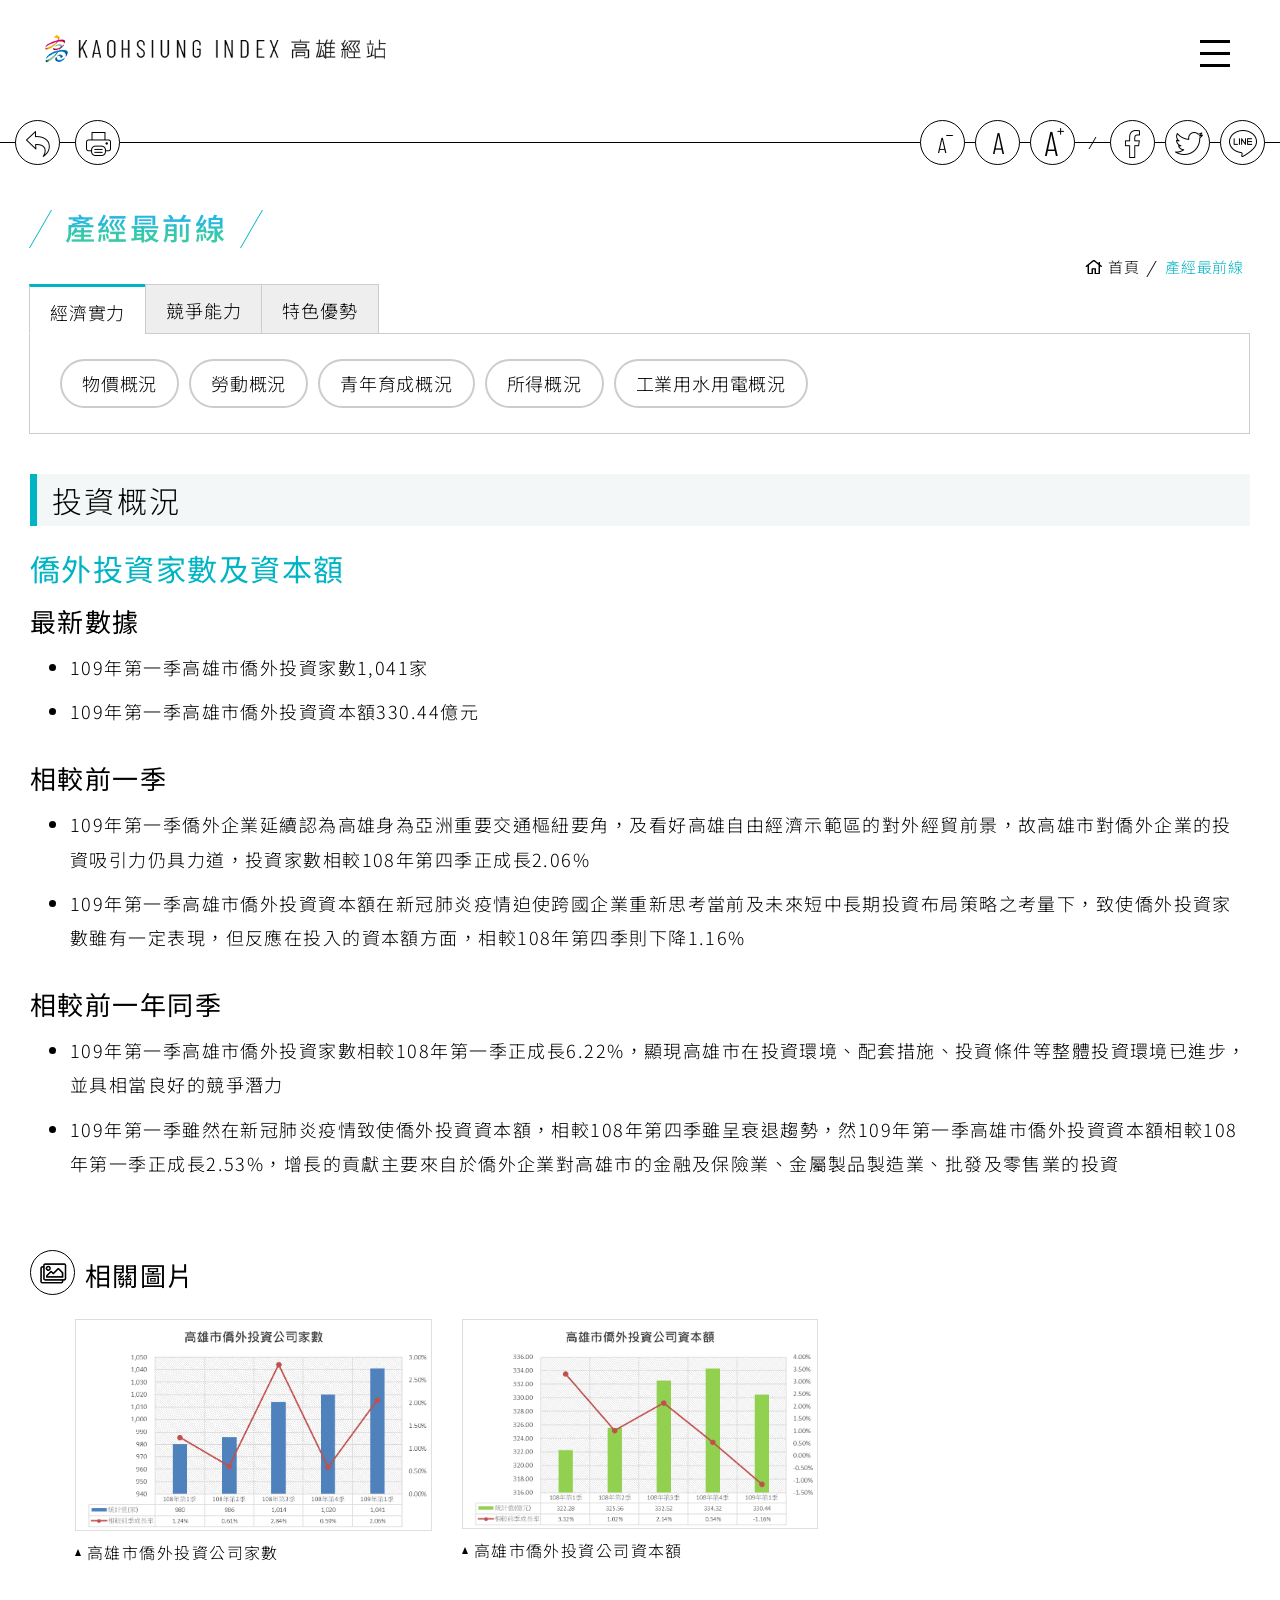
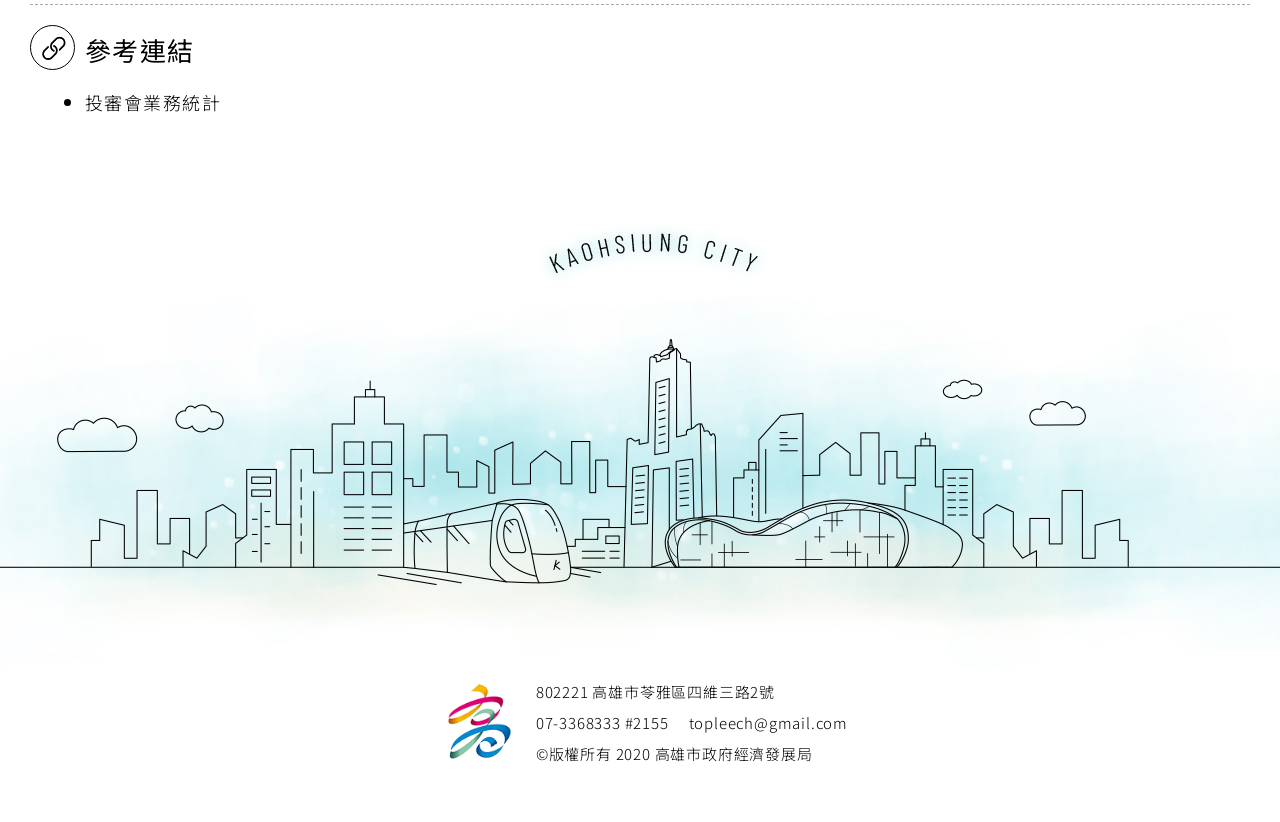
<file: kcindex/content/tw/economy_02.html>
<!doctype html>
<html lang="zh-Hant-TW"><!-- InstanceBegin template="/Templates/content_tw.dwt" codeOutsideHTMLIsLocked="false" -->
<head>
<meta charset="utf-8">   
<meta http-equiv="content-language" content="zh-Hant-TW" />
<meta name="viewport" content="width=device-width, initial-scale=1.0, user-scalable=no, minimum-scale=1.0, maximum-scale=1.0" />
<meta name="apple-mobile-web-app-capable" content="yes" />   
<!-- InstanceBeginEditable name="doctitle" -->
<title>產經最前線-高雄經站Kaohsiung Index</title>
<!-- InstanceEndEditable --> 
<link rel="shortcut icon" href="../../layout/tw/images/favicon.ico" type="image/x-icon"/> 
<link href="../../layout/tw/css/style.css" rel="stylesheet" type="text/css" />
<link href="../../layout/tw/css/editable_content.css" rel="stylesheet" type="text/css" />
<link href="../../layout/tw/css/content.css" rel="stylesheet" type="text/css" />

<!-- InstanceBeginEditable name="head_css" -->
<!-- 相關圖片 -->
<link href="../../layout/tw/css/owl.carousel.css" rel="stylesheet" type="text/css" />
<link href="../../layout/tw/css/photoswipe.css" rel="stylesheet" type="text/css" />
<link href="../../layout/tw/css/default-skin.css" rel="stylesheet" type="text/css" />
<!-- InstanceEndEditable -->   

<script src="../../js/jquery-1.8.1.min.js"></script>   
<script src="../../js/jquery-iifun.js"></script> 

<!-- RWD -->
<link href="../../layout/tw/css/width_narrow.css" rel="stylesheet" type="text/css" media="only screen and (max-width: 639px)" />
<link href="../../layout/tw/css/width_wide.css" rel="stylesheet" type="text/css" media="only screen and (min-width: 640px) and (max-width: 1023px)" />
<link href="../../layout/tw/css/width_desktop.css" rel="stylesheet" type="text/css" media="only screen and (min-width: 1024px)" />

<!-- 列印 -->
<link href="../../layout/tw/css/print.css" rel="stylesheet" type="text/css" media="print" />
 
<!-- InstanceBeginEditable name="head_js" -->
<!-- 相關圖片 -->
<script src="../../js/owl.carousel.min.js"></script>
<script src="../../js/photoswipe.js"></script>
<script src="../../js/photoswipe-ui-default.js"></script>

<script>
$(document).ready(function(){   
    $(".photo_list.owl-carousel").owlCarousel({
        loop: false,
        responsiveClass: true,
        dots: false,
        nav: true,
        responsive: {
          0: {
            items: 1
          },
          600: {
            items: 2
          },
          1000: {
            items: 3
          }
        }
    });
}); 
</script>
<!-- InstanceEndEditable -->
</head>

<body>
<!--Wrap start ========-->
<div id="Wrap">
    <!-- Header start -->
    <header id="Header"><div>
        <h1 class="logo"><a href="../../index.html" title="高雄經站Kaohsiung Index"><img src="../../layout/tw/images/logo.png" alt="高雄經站Kaohsiung Index"></a></h1>

        <!-- 漢堡選單 -->
        <div class="Menubar"><span></span></div> 
        <div class="mobileMenuWrap">
            <div class="mobileMenu"><div class="scrollWrap">
                <div class="tt">Menu</div> 
                <div class="mob_search">
                    <div class="text"><input type="text" placeholder="Search" value=""/></div>
                    <div class="btn">
                        <input type="button" value="搜尋" class="btn" title="搜尋" onclick="javascript:window.location.href ='content/tw/search_result.html'"/>
                        <span class="icon"></span>
                    </div>
                </div>  
                <ul class="menu">
                    <li><a href="news_list.html">最新消息</a></li> 
                    <li><a href="economy_01.html">產經最前線</a></li> 
                    <li><a href="javascript:void(0);">產經面面觀</a>
                        <ul>
                            <li><a href="expert_list.html">專家看高雄</a></li>
                            <!-- <li><a href="">智慧城市，高雄好YOUNG！</a></li> -->
                        </ul>
                    </li>  
                    <li><a href="javascript:void(0);">產經雲端服務</a>
                        <ul>
                            <li><a href="link_01.html">統計資訊前哨站</a></li>
                            <li><a href="link_02.html">高雄市政好站</a></li>
                            <li><a href="download_list.html">檔案下載專區</a></li>
                        </ul>
                    </li>                                                                                                  
                </ul>     
            </div></div>   
        </div>

        <!-- 桌機版選單 -->
        <nav id="Menu" class="menu_top"><div>
            <ul>
                <li><a href="news_list.html">最新消息</a></li> 
                <li><a href="economy_01.html">產經最前線</a></li> 
                <li><a href="javascript:void(0);">產經面面觀</a>
                    <ul>
                        <li><a href="expert_list.html">專家看高雄</a></li>
                        <!-- <li><a href="">智慧城市，高雄好YOUNG！</a></li> -->
                    </ul>
                </li>  
                <li><a href="javascript:void(0);">產經雲端服務</a>
                    <ul>
                        <li><a href="link_01.html">統計資訊前哨站</a></li>
                        <li><a href="link_02.html">高雄市政好站</a></li>
                        <li><a href="download_list.html">檔案下載專區</a></li>
                    </ul>
                </li> 
                <li class="search"><a href="javascript:void(0);"><span class="icon"></span></a>
                    <ul>
                        <li>
                            <div class="header_search">
                                <div class="text"><input type="text" placeholder="Search" /></div>
                                <div class="btn"><input type="button" value="搜尋" title="搜尋" onclick="javascript:window.location.href ='content/tw/search_result.html'" /><span class="icon"></span></div>
                            </div>
                        </li>
                    </ul>
                </li>                       
            </ul>
        </div></nav>     
    </div></header><!-- Header end -->
    
    <!--Center-->
	<div id="Center" class="content"><div> 
        <div class="ToolBar"><div>
            <div class="colm_left"><a href="javascript:void(0);" onclick="javascript:window.history.go(-1);" title="回上一頁" class="return"><span></span>回上一頁</a> <a href="javascript:void(0);" onclick="javascript:window.print();" onkeypress="javascript:window.print();" title="列印此頁(若連結無法使用，請改用鍵盤Ctrl+P鍵亦可列印)" class="print"><span></span>友善列印</a> </div>
            <div class="colm_right">
                <dl class="font_size">
                    <dt>字級：</dt>
                    <dd class="font_small"><a href="javascript:void(0)" title="小字級">小字級</a></dd>
                    <dd class="font_medium"><a href="javascript:void(0)" title="中字級">中字級</a></dd>
                    <dd class="font_big"><a href="javascript:void(0)" title="大字級">大字級</a></dd>
                    <noscript class="noscript">
                    若您無法使用字級縮放功能，請改用鍵盤"Ctrl"+"加號鍵"或"Ctrl"+"減號鍵"，來放大或縮小字級
                    </noscript>
                </dl>
                <dl class="share">
                    <dt>分享：</dt>
                    <dd class="facebook"><a title="分享到Facebook(開新視窗)" href="https://www.facebook.com/sharer/sharer.php?u=網址" target="_blank">分享到Facebook</a></dd>
                    <dd class="twitter"><a title="分享到Twitter(開新視窗)" href="https://twitter.com/intent/tweet?url=網址&amp;text=標題" target="_blank">分享到Twitter</a></dd>
                    <dd class="line"><a title="分享到Line(開新視窗)" href="" target="_blank">分享到Line</a></dd>
                    <noscript class="noscript">
                        當SCRIPT關閉時,請點選以下連結：
                        <a href="https://www.facebook.com/" target="_blank" title="(開新視窗)">Facebook</a>
                        <a href="https://twitter.com/" target="_blank" title="(開新視窗)">Twitter</a>
                        <a href="https://line.me/" target="_blank" title="(開新視窗)">Line</a>
                    </noscript>
                </dl>
            </div>                  
          </div></div> 
  
        <div id="Content">    
            <div class="PageTitle"> 
                <h2><!-- InstanceBeginEditable name="PageTitle" -->產經最前線<!-- InstanceEndEditable --></h2>
            </div>           
            <div id="Breadcrumbs">
                <ul>
                    <li><a href="../../index.html">首頁</a></li>
                    <!-- InstanceBeginEditable name="breadcrumbs" -->
                    <li><a href="javascript:void(0)">產經最前線</a></li>
                    <!-- InstanceEndEditable -->
                </ul>
            </div>                 
            <!-- InstanceBeginEditable name="content" -->
            <div class="EconomyBox">
                <div class="economy_tab">
                    <div class="tabs_group">
                        <div class="tabs">
                            <ul>
                                <li class="tab"><a href="javascript:void(0);" title="經濟實力">經濟實力</a></li>
                                <li class="tab"><a href="javascript:void(0);" title="競爭能力">競爭能力</a></li>
                                <li class="tab"><a href="javascript:void(0);" title="特色優勢">特色優勢</a></li>
                            </ul>    
                        </div>

                        <div class="tab_container">
                            <div class="tab_cont">
                                <div class="tab_title"><a href="javascript:void(0);">經濟實力</a></div>
                                <div class="tab_cont_inner">
                                    <div class="tags_box">
                                        <ul>
                                            <li><a href="economy_01.html">物價概況</a></li>
                                            <li><a href="javascript:void(0);">勞動概況</a></li>
                                            <li><a href="javascript:void(0);">青年育成概況</a></li>
                                            <li><a href="javascript:void(0);">所得概況</a></li>
                                            <li><a href="javascript:void(0);">工業用水用電概況</a></li>
                                        </ul>
                                    </div> 
                                </div>
                            </div>

                            <div class="tab_cont">
                                <div class="tab_title"><a href="javascript:void(0);">競爭能力</a></div>
                                <div class="tab_cont_inner">
                                    <div class="tags_box">
                                        <ul>
                                            <li><a href="javascript:void(0);">投資概況</a></li>
                                            <li><a href="javascript:void(0);">營利事業概況</a></li>
                                            <li><a href="javascript:void(0);">工商登記概況</a></li>
                                            <li><a href="javascript:void(0);">不動產價格</a></li>
                                        </ul>
                                    </div>  
                                </div>
                            </div>
                       
                            <div class="tab_cont">
                                <div class="tab_title"><a href="javascript:void(0);">特色優勢</a></div>
                                <div class="tab_cont_inner">
                                    <div class="tags_box">
                                        <ul>
                                            <li><a href="javascript:void(0);">觀光旅遊概況</a></li>
                                            <li><a href="javascript:void(0);">交通運輸概況</a></li>
                                            <li><a href="javascript:void(0);">園區發展概況</a></li>
                                        </ul>
                                    </div>        
                                </div>
                            </div>     
                        </div>
                    </div>
                </div>

                <div class="ArticleTitle"><h3>投資概況</h3></div>

                <div class="editable_content">
                    <h3>僑外投資家數及資本額</h3>
                    <div class="district">
                        <h4>最新數據</h4>
                        <ul>
                            <li>109年第一季高雄市僑外投資家數1,041家</li>                         
                            
                            <li>109年第一季高雄市僑外投資資本額330.44億元</li>
                        </ul> 

                        <h4>相較前一季</h4>
                        <ul>
                            <li>109年第一季僑外企業延續認為高雄身為亞洲重要交通樞紐要角，及看好高雄自由經濟示範區的對外經貿前景，故高雄市對僑外企業的投資吸引力仍具力道，投資家數相較108年第四季正成長2.06%</li>
                            <li>109年第一季高雄市僑外投資資本額在新冠肺炎疫情迫使跨國企業重新思考當前及未來短中長期投資布局策略之考量下，致使僑外投資家數雖有一定表現，但反應在投入的資本額方面，相較108年第四季則下降1.16%</li>
                        </ul>    

                        <h4>相較前一年同季</h4>
                        <ul>
                            <li>109年第一季高雄市僑外投資家數相較108年第一季正成長6.22%，顯現高雄市在投資環境、配套措施、投資條件等整體投資環境已進步，並具相當良好的競爭潛力</li>
                            <li>109年第一季雖然在新冠肺炎疫情致使僑外投資資本額，相較108年第四季雖呈衰退趨勢，然109年第一季高雄市僑外投資資本額相較108年第一季正成長2.53%，增長的貢獻主要來自於僑外企業對高雄市的金融及保險業、金屬製品製造業、批發及零售業的投資</li>
                        </ul>        
                    </div>

                    <!-- ==== 延伸區塊 ==== -->
                    <div class="ExtBlock">
                        <div class="item">
                            <!-- 相關圖片 -->
                            <h4 class="ext_title icon_photo"><span></span>相關圖片</h4>
                            <div class="photo_list owl-carousel my-gallery">
                                <div class="item">
                                    <figure>
                                        <a href="../../layout/chart_03_01.png"><img src="../../layout/chart_03_01.png" alt="高雄市僑外投資公司家數" /></a>
                                        <figcaption class="img_caption">高雄市僑外投資公司家數</figcaption>
                                    </figure>
                                </div>
                                <div class="item">
                                    <figure>
                                        <a href="../../layout/chart_03_02.png"><img src="../../layout/chart_03_02.png" alt="高雄市僑外投資公司資本額" /></a>
                                        <figcaption class="img_caption">高雄市僑外投資公司資本額</figcaption>
                                    </figure>
                                </div>
                            </div>
                        </div>

                        <div class="item">             
                            <!-- 參考連結 -->
                            <h4 class="ext_title icon_link"><span></span>參考連結</h4>
                            <ul class="ext_list">
                                <li><a href="https://www.moeaic.gov.tw/chinese/news_bsAn.jsp" target="_blank" title="(開新視窗)">投審會業務統計</a></li>
                            </ul>  
                        </div>
                    </div>

                    <!-- PhotoSwipe 套件  -->
                    <script>
                        var initPhotoSwipeFromDOM = function(gallerySelector) {

                            // parse slide data (url, title, size ...) from DOM elements 
                            // (children of gallerySelector)
                            var parseThumbnailElements = function(el) {
                                var thumbElements = document.querySelectorAll('.my-gallery figure'),
                                    //thumbElements = Array.prototype.slice.call(document.querySelectorAll('figure')),
                                    //thumbElements = el.childNodes,
                                    numNodes = thumbElements.length,
                                    items = [],
                                    figureEl,
                                    linkEl,
                                    size,
                                    item;
                                    
                                    
                                for(var i = 0; i < numNodes; i++) {

                                    figureEl = thumbElements[i]; // <figure> element
                                    // include only element nodes 
                                    if(figureEl.nodeType !== 1) {
                                        continue;
                                    }

                                    linkEl = figureEl.children[0]; // <a> element
                                    imgEl = linkEl.children[0]; // <img> element

                                    figureEl.setAttribute('data-index',i);

                                    //size = linkEl.getAttribute('data-size').split('x');

                                    // create slide object
                                    item = {
                                        src: linkEl.getAttribute('href'),
                                        w: parseInt(imgEl.naturalWidth),
                                        h: parseInt(imgEl.naturalHeight)
                                        //w: parseInt(size[0], 10),
                                        //h: parseInt(size[1], 10)
                                    };



                                    if(figureEl.children.length > 1) {
                                        // <figcaption> content
                                        item.title = figureEl.children[1].innerHTML; 
                                    }

                                    if(linkEl.children.length > 0) {
                                        // <img> thumbnail element, retrieving thumbnail url
                                        item.msrc = linkEl.children[0].getAttribute('src');
                                    } 

                                    item.el = figureEl; // save link to element for getThumbBoundsFn
                                    items.push(item);
                                }

                                return items;
                            };

                            // find nearest parent element
                            var closest = function closest(el, fn) {
                                return el && ( fn(el) ? el : closest(el.parentNode, fn) );
                            };

                            // triggers when user clicks on thumbnail
                            var onThumbnailsClick = function(e) {
                                e = e || window.event;
                                e.preventDefault ? e.preventDefault() : e.returnValue = false;

                                var eTarget = e.target || e.srcElement;

                                // find root element of slide
                                var clickedListItem = closest(eTarget, function(el) {
                                    return (el.tagName && el.tagName.toUpperCase() === 'FIGURE');
                                });

                                if(!clickedListItem) {
                                    return;
                                }

                                // find index of clicked item by looping through all child nodes
                                // alternatively, you may define index via data- attribute
                                var clickedGallery = clickedListItem.parentNode,
                                    childNodes = clickedListItem.parentNode.childNodes,
                                    numChildNodes = childNodes.length,
                                    nodeIndex = 0,
                                    index;

                                for (var i = 0; i < numChildNodes; i++) {
                                    if(childNodes[i].nodeType !== 1) { 
                                        continue; 
                                    }

                                    if(childNodes[i] === clickedListItem) {
                                        index = nodeIndex;
                                        break;
                                    }
                                    nodeIndex++;
                                }

                                index = clickedListItem.getAttribute('data-index');
                                
                                if(index >= 0) {
                                    // open PhotoSwipe if valid index found
                                    openPhotoSwipe( index, clickedGallery );
                                }
                                return false;
                            };

                            // parse picture index and gallery index from URL (#&pid=1&gid=2)
                            var photoswipeParseHash = function() {
                                var hash = window.location.hash.substring(1),
                                params = {};

                                if(hash.length < 5) {
                                    return params;
                                }

                                var vars = hash.split('&');
                                for (var i = 0; i < vars.length; i++) {
                                    if(!vars[i]) {
                                        continue;
                                    }
                                    var pair = vars[i].split('=');  
                                    if(pair.length < 2) {
                                        continue;
                                    }           
                                    params[pair[0]] = pair[1];
                                }

                                if(params.gid) {

                                    params.gid = parseInt(params.gid, 10);
                                }

                                return params;
                            };

                            var openPhotoSwipe = function(index, galleryElement, disableAnimation, fromURL) {
                                var pswpElement = document.querySelectorAll('.pswp')[0],
                                    gallery,
                                    options,
                                    items;

                                items = parseThumbnailElements(galleryElement);

                                // define options (if needed)

                                options = {

                                    // define gallery index (for URL)
                                    galleryUID: galleryElement.getAttribute('data-pswp-uid'),

                                    getThumbBoundsFn: function(index) {
                                        // See Options -> getThumbBoundsFn section of documentation for more info
                                        var thumbnail = items[index].el.getElementsByTagName('img')[0], // find thumbnail
                                            pageYScroll = window.pageYOffset || document.documentElement.scrollTop,
                                            rect = thumbnail.getBoundingClientRect(); 

                                        return {x:rect.left, y:rect.top + pageYScroll, w:rect.width};
                                    }

                                };

                                // PhotoSwipe opened from URL
                                if(fromURL) {
                                    if(options.galleryPIDs) {
                                        // parse real index when custom PIDs are used 
                                        // http://photoswipe.com/documentation/faq.html#custom-pid-in-url
                                        for(var j = 0; j < items.length; j++) {
                                            if(items[j].pid == index) {
                                                options.index = j;
                                                break;
                                            }
                                        }
                                    } else {
                                        // in URL indexes start from 1
                                        options.index = parseInt(index, 10) - 1;
                                    }
                                } else {
                                    options.index = parseInt(index, 10);
                                }

                                // exit if index not found
                                if( isNaN(options.index) ) {
                                    return;
                                }

                                if(disableAnimation) {
                                    options.showAnimationDuration = 0;
                                }

                                // Pass data to PhotoSwipe and initialize it
                                gallery = new PhotoSwipe( pswpElement, PhotoSwipeUI_Default, items, options);
                                gallery.init();
                            };

                            // loop through all gallery elements and bind events
                            var galleryElements = document.querySelectorAll('.my-gallery figure > a');
                            //var galleryElements = document.querySelectorAll( gallerySelector );

                            for(var i = 0, l = galleryElements.length; i < l; i++) {
                                galleryElements[i].setAttribute('data-pswp-uid', i+1);
                                galleryElements[i].onclick = onThumbnailsClick;
                            }

                            // Parse URL and open gallery if it contains #&pid=3&gid=1
                            var hashData = photoswipeParseHash();
                            if(hashData.pid && hashData.gid) {
                                openPhotoSwipe( hashData.pid ,  galleryElements[ hashData.gid - 1 ], true, true );
                            }
                        };

                        // execute above function
                        initPhotoSwipeFromDOM('.my-gallery');
                    </script>    
                </div>
            </div>

			<!-- InstanceEndEditable --> 
         </div> 
    </div></div><!--id="Center" END-->
    
	<!-- InstanceBeginEditable name="popupBox" --> 
    <!--photoswipe template-->
    <div class="pswp" tabindex="-1" role="dialog" aria-hidden="true"> 
        <div class="pswp__bg"></div>
        <div class="pswp__scroll-wrap"> 
            
            <div class="pswp__container"> 
                <div class="pswp__item"></div>
                <div class="pswp__item"></div>
                <div class="pswp__item"></div>
            </div>
            
            <div class="pswp__ui pswp__ui--hidden">
                <div class="pswp__top-bar"> 
                    <div class="pswp__counter"></div>
                    <button class="pswp__button pswp__button--close" title="關閉"></button>
                    <button class="pswp__button pswp__button--share" title="下載圖片"></button>
                    <button class="pswp__button pswp__button--fs" title="全螢幕檢視"></button>
                    <button class="pswp__button pswp__button--zoom" title="縮放圖片"></button>
                    
                    <div class="pswp__preloader">
                        <div class="pswp__preloader__icn">
                            <div class="pswp__preloader__cut">
                                <div class="pswp__preloader__donut"></div>
                            </div>
                        </div>
                    </div>
                </div>
                <div class="pswp__share-modal pswp__share-modal--hidden pswp__single-tap">
                    <div class="pswp__share-tooltip">
                    </div>
                </div>
                <button class="pswp__button pswp__button--arrow--left" title="上一張圖片"></button>
                <button class="pswp__button pswp__button--arrow--right" title="下一張圖片"></button>
                <div class="pswp__caption">
                    <div class="pswp__caption__center"></div>
                </div>
            </div>
        </div>
    </div>
    <!--photoswipe template end-->
    <!-- InstanceEndEditable --> 
    
    <div class="BtnTop"><a href="#" title="回最上層">TOP</a></div>

    <!--Footer-->
    <footer id="Footer">   
        <!-- 高雄城市形象區塊 -->
        <div class="img_content_kscity"></div>   
        <div class="ft_info">
            <div class="imgbox"><a href="https://www.kcg.gov.tw/Default.aspx" title="高雄市政府全球資訊網" target="_blank"><img src="../../layout/tw/images/img_footer_logo.png" alt="高雄市政府全球資訊網"></a></div>
            <div class="contbox">
                <div class="item">802221 高雄市苓雅區四維三路2號</div>
                <div class="item"><span>07-3368333 #2155</span><span>topleech@gmail.com</span></div>
                <div class="item">©版權所有 2020 <a href="https://edbkcg.kcg.gov.tw/" target="_blank" title="高雄市政府經濟發展局">高雄市政府經濟發展局</a></div>   
            </div>
        </div>
    </footer>
 
<!--下列css及網頁大集合連結為測試資料,套程式時請刪除-->
    <div class="ifun_text_menu">
        <ul>
            <li><a href="">Menu</a>
                <ul>
                    <li><a href="../../index.html">首頁</a></li>
                    <li><a href="news_cont.html">單篇</a></li>
                    <li><a href="news_list.html">文字列表</a></li>         
                    <li><a href="pic_list.html">圖文列表</a></li>
                    <li><a href="expert_list.html">專家看高雄-列表</a></li>
                    <li><a href="expert_cont.html">專家看高雄-內容</a></li>
                    <li><a href="economy_01.html">產經最前線-物價概況</a></li>
                    <li><a href="economy_02.html">產經最前線-投資概況</a></li>
                    <li><a href="link_01.html">相關連結-統計資訊前哨站</a></li>
                    <li><a href="link_02.html">相關連結-高雄市政好站</a></li>
                    <li><a href="download_list.html">檔案下載專區</a></li>
                    <li><a href="search_result.html">搜尋結果</a></li>
                </ul>
            </li>
        </ul>
    </div>
<!--網頁大集合end-->

</div><!--Wrap end========-->
</body>
<!-- InstanceEnd --></html>
</file>
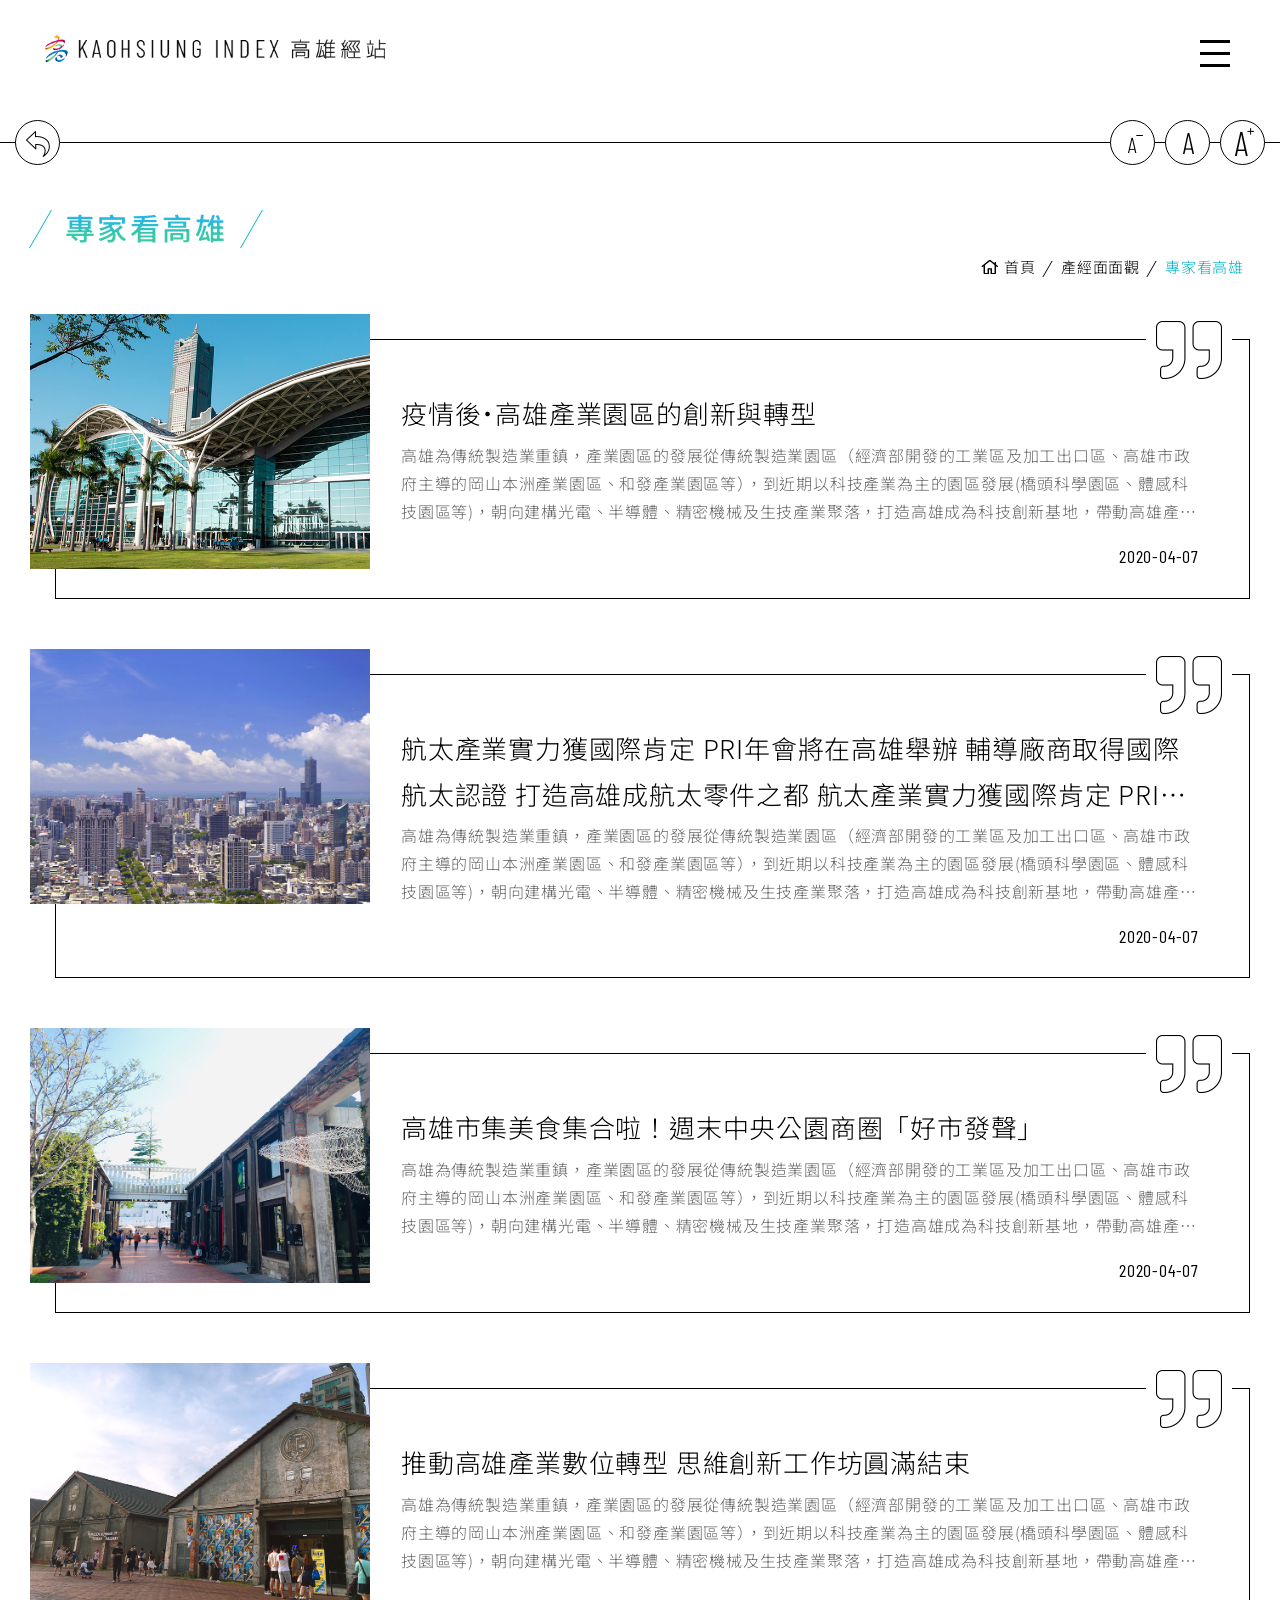
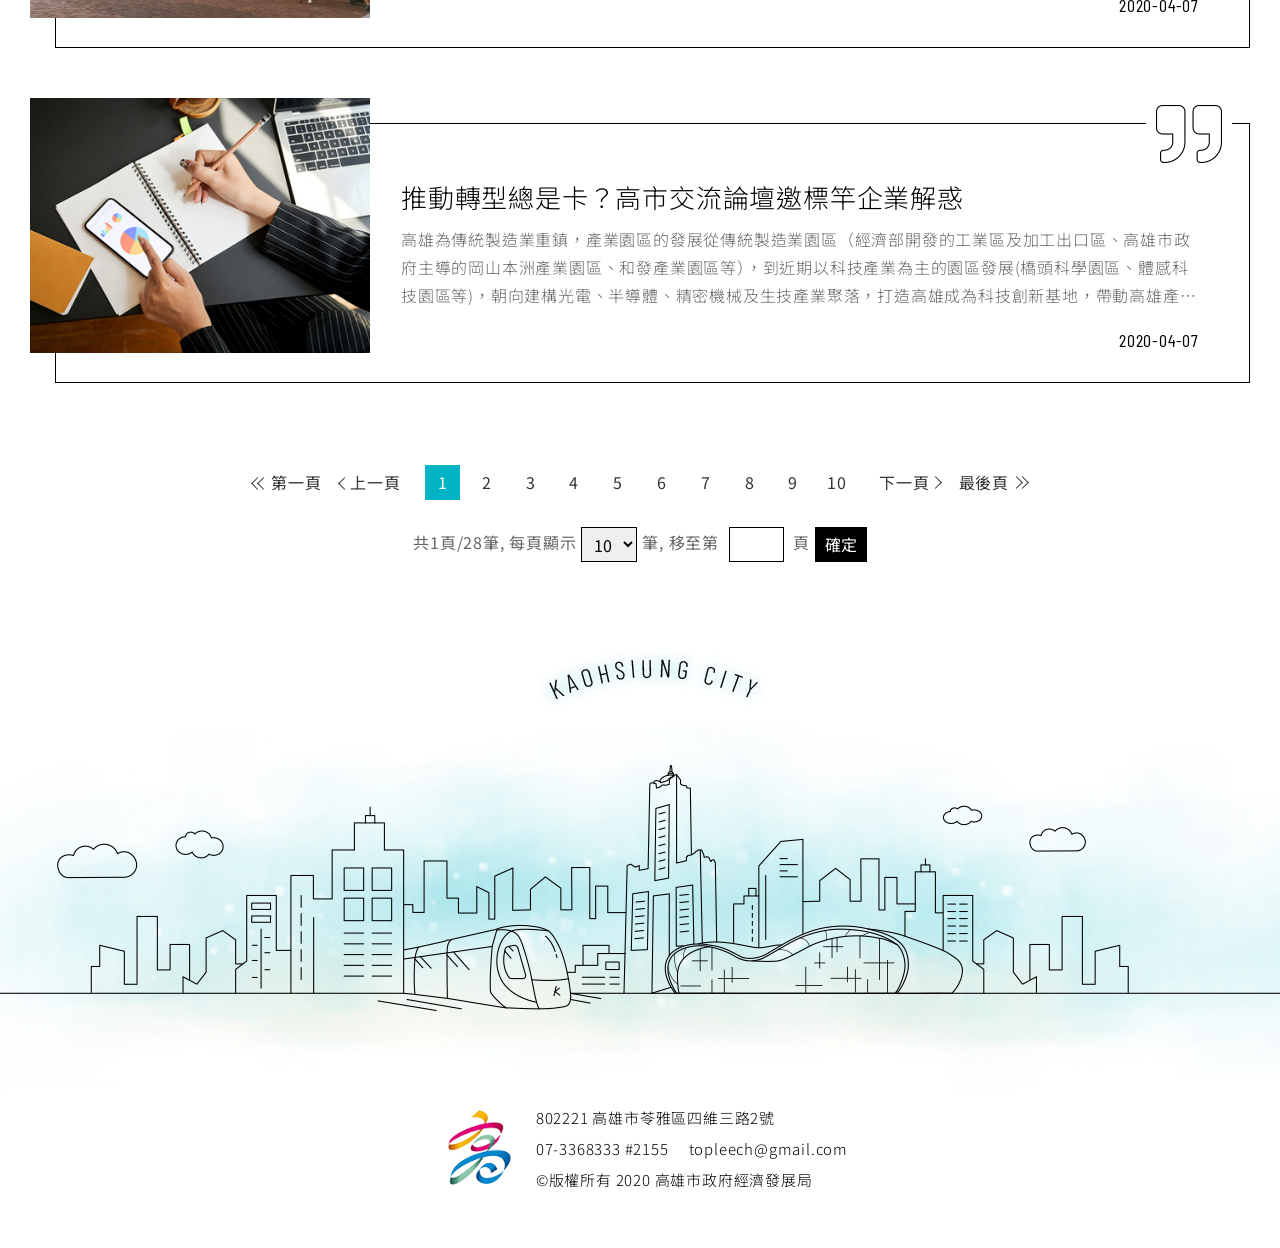
<file: kcindex/content/tw/expert_list.html>
<!doctype html>
<html lang="zh-Hant-TW"><!-- InstanceBegin template="/Templates/content_tw.dwt" codeOutsideHTMLIsLocked="false" -->
<head>
<meta charset="utf-8">   
<meta http-equiv="content-language" content="zh-Hant-TW" />
<meta name="viewport" content="width=device-width, initial-scale=1.0, user-scalable=no, minimum-scale=1.0, maximum-scale=1.0" />
<meta name="apple-mobile-web-app-capable" content="yes" />   
<!-- InstanceBeginEditable name="doctitle" -->
<title>專家看高雄-高雄經站Kaohsiung Index</title>
<!-- InstanceEndEditable --> 
<link rel="shortcut icon" href="../../layout/tw/images/favicon.ico" type="image/x-icon"/> 
<link href="../../layout/tw/css/style.css" rel="stylesheet" type="text/css" />
<link href="../../layout/tw/css/editable_content.css" rel="stylesheet" type="text/css" />
<link href="../../layout/tw/css/content.css" rel="stylesheet" type="text/css" />

<!-- InstanceBeginEditable name="head_css" -->
<!-- InstanceEndEditable -->   

<script src="../../js/jquery-1.8.1.min.js"></script>   
<script src="../../js/jquery-iifun.js"></script> 

<!-- RWD -->
<link href="../../layout/tw/css/width_narrow.css" rel="stylesheet" type="text/css" media="only screen and (max-width: 639px)" />
<link href="../../layout/tw/css/width_wide.css" rel="stylesheet" type="text/css" media="only screen and (min-width: 640px) and (max-width: 1023px)" />
<link href="../../layout/tw/css/width_desktop.css" rel="stylesheet" type="text/css" media="only screen and (min-width: 1024px)" />

<!-- 列印 -->
<link href="../../layout/tw/css/print.css" rel="stylesheet" type="text/css" media="print" />
 
<!-- InstanceBeginEditable name="head_js" -->
<script>
$(function() {  
    $('.print, .share').hide() //這一行是為了隱藏友善列印及社群分享(列表頁不須出現)，套程式時請刪除此行
    $('.font_size').addClass('test'); //模擬列印與分享隱藏時，文字大小區塊調整間距，套程式時請刪除此行
});
</script>
<!-- InstanceEndEditable -->
</head>

<body>
<!--Wrap start ========-->
<div id="Wrap">
    <!-- Header start -->
    <header id="Header"><div>
        <h1 class="logo"><a href="../../index.html" title="高雄經站Kaohsiung Index"><img src="../../layout/tw/images/logo.png" alt="高雄經站Kaohsiung Index"></a></h1>

        <!-- 漢堡選單 -->
        <div class="Menubar"><span></span></div> 
        <div class="mobileMenuWrap">
            <div class="mobileMenu"><div class="scrollWrap">
                <div class="tt">Menu</div> 
                <div class="mob_search">
                    <div class="text"><input type="text" placeholder="Search" value=""/></div>
                    <div class="btn">
                        <input type="button" value="搜尋" class="btn" title="搜尋" onclick="javascript:window.location.href ='content/tw/search_result.html'"/>
                        <span class="icon"></span>
                    </div>
                </div>  
                <ul class="menu">
                    <li><a href="news_list.html">最新消息</a></li> 
                    <li><a href="economy_01.html">產經最前線</a></li> 
                    <li><a href="javascript:void(0);">產經面面觀</a>
                        <ul>
                            <li><a href="expert_list.html">專家看高雄</a></li>
                            <!-- <li><a href="">智慧城市，高雄好YOUNG！</a></li> -->
                        </ul>
                    </li>  
                    <li><a href="javascript:void(0);">產經雲端服務</a>
                        <ul>
                            <li><a href="link_01.html">統計資訊前哨站</a></li>
                            <li><a href="link_02.html">高雄市政好站</a></li>
                            <li><a href="download_list.html">檔案下載專區</a></li>
                        </ul>
                    </li>                                                                                                  
                </ul>     
            </div></div>   
        </div>

        <!-- 桌機版選單 -->
        <nav id="Menu" class="menu_top"><div>
            <ul>
                <li><a href="news_list.html">最新消息</a></li> 
                <li><a href="economy_01.html">產經最前線</a></li> 
                <li><a href="javascript:void(0);">產經面面觀</a>
                    <ul>
                        <li><a href="expert_list.html">專家看高雄</a></li>
                        <!-- <li><a href="">智慧城市，高雄好YOUNG！</a></li> -->
                    </ul>
                </li>  
                <li><a href="javascript:void(0);">產經雲端服務</a>
                    <ul>
                        <li><a href="link_01.html">統計資訊前哨站</a></li>
                        <li><a href="link_02.html">高雄市政好站</a></li>
                        <li><a href="download_list.html">檔案下載專區</a></li>
                    </ul>
                </li> 
                <li class="search"><a href="javascript:void(0);"><span class="icon"></span></a>
                    <ul>
                        <li>
                            <div class="header_search">
                                <div class="text"><input type="text" placeholder="Search" /></div>
                                <div class="btn"><input type="button" value="搜尋" title="搜尋" onclick="javascript:window.location.href ='content/tw/search_result.html'" /><span class="icon"></span></div>
                            </div>
                        </li>
                    </ul>
                </li>                       
            </ul>
        </div></nav>     
    </div></header><!-- Header end -->
    
    <!--Center-->
	<div id="Center" class="content"><div> 
        <div class="ToolBar"><div>
            <div class="colm_left"><a href="javascript:void(0);" onclick="javascript:window.history.go(-1);" title="回上一頁" class="return"><span></span>回上一頁</a> <a href="javascript:void(0);" onclick="javascript:window.print();" onkeypress="javascript:window.print();" title="列印此頁(若連結無法使用，請改用鍵盤Ctrl+P鍵亦可列印)" class="print"><span></span>友善列印</a> </div>
            <div class="colm_right">
                <dl class="font_size">
                    <dt>字級：</dt>
                    <dd class="font_small"><a href="javascript:void(0)" title="小字級">小字級</a></dd>
                    <dd class="font_medium"><a href="javascript:void(0)" title="中字級">中字級</a></dd>
                    <dd class="font_big"><a href="javascript:void(0)" title="大字級">大字級</a></dd>
                    <noscript class="noscript">
                    若您無法使用字級縮放功能，請改用鍵盤"Ctrl"+"加號鍵"或"Ctrl"+"減號鍵"，來放大或縮小字級
                    </noscript>
                </dl>
                <dl class="share">
                    <dt>分享：</dt>
                    <dd class="facebook"><a title="分享到Facebook(開新視窗)" href="https://www.facebook.com/sharer/sharer.php?u=網址" target="_blank">分享到Facebook</a></dd>
                    <dd class="twitter"><a title="分享到Twitter(開新視窗)" href="https://twitter.com/intent/tweet?url=網址&amp;text=標題" target="_blank">分享到Twitter</a></dd>
                    <dd class="line"><a title="分享到Line(開新視窗)" href="" target="_blank">分享到Line</a></dd>
                    <noscript class="noscript">
                        當SCRIPT關閉時,請點選以下連結：
                        <a href="https://www.facebook.com/" target="_blank" title="(開新視窗)">Facebook</a>
                        <a href="https://twitter.com/" target="_blank" title="(開新視窗)">Twitter</a>
                        <a href="https://line.me/" target="_blank" title="(開新視窗)">Line</a>
                    </noscript>
                </dl>
            </div>                  
          </div></div> 
  
        <div id="Content">    
            <div class="PageTitle"> 
                <h2><!-- InstanceBeginEditable name="PageTitle" -->專家看高雄<!-- InstanceEndEditable --></h2>
            </div>           
            <div id="Breadcrumbs">
                <ul>
                    <li><a href="../../index.html">首頁</a></li>
                    <!-- InstanceBeginEditable name="breadcrumbs" -->
                    <li><a href="javascript:void(0)">產經面面觀</a></li>
                    <li><a href="javascript:void(0)">專家看高雄</a></li>
                    <!-- InstanceEndEditable -->
                </ul>
            </div>                 
            <!-- InstanceBeginEditable name="content" -->
            <div class="ExpertList">
                <div class="item"><div>
                    <div class="img"><a href="expert_cont.html"><div style="background-image: url(../../layout/12.jpg);"></div></a></div>
                    <div class="cont">
                        <div class="title"><a href="expert_cont.html">疫情後˙高雄產業園區的創新與轉型</a></div>
                        <div class="desc">
                            高雄為傳統製造業重鎮，產業園區的發展從傳統製造業園區（經濟部開發的工業區及加工出口區、高雄市政府主導的岡山本洲產業園區、和發產業園區等），到近期以科技產業為主的園區發展(橋頭科學園區、體感科技園區等)，朝向建構光電、半導體、精密機械及生技產業聚落，打造高雄成為科技創新基地，帶動高雄產業轉型與升級發展。                        
                        </div>                              
                        <div class="date">2020-04-07</div>
                    </div>  
                </div></div>

                <div class="item"><div>
                    <div class="img"><a href="expert_cont.html"><div style="background-image: url(../../layout/05.jpg);"></div></a></div>
                    <div class="cont">
                        <div class="title"><a href="expert_cont.html">航太產業實力獲國際肯定 PRI年會將在高雄舉辦 輔導廠商取得國際航太認證 打造高雄成航太零件之都 航太產業實力獲國際肯定 PRI年會將在高雄舉辦 輔導廠商取得國際航太認證 打造高雄成航太零件之都</a></div>
                        <div class="desc">
                            高雄為傳統製造業重鎮，產業園區的發展從傳統製造業園區（經濟部開發的工業區及加工出口區、高雄市政府主導的岡山本洲產業園區、和發產業園區等），到近期以科技產業為主的園區發展(橋頭科學園區、體感科技園區等)，朝向建構光電、半導體、精密機械及生技產業聚落，打造高雄成為科技創新基地，帶動高雄產業轉型與升級發展。                        
                        </div>                              
                        <div class="date">2020-04-07</div>
                    </div>  
                </div></div>

                <div class="item"><div>
                    <div class="img"><a href="expert_cont.html"><div style="background-image: url(../../layout/08.jpg);"></div></a></div>
                    <div class="cont">
                        <div class="title"><a href="expert_cont.html">高雄市集美食集合啦！週末中央公園商圈「好市發聲」</a></div>
                        <div class="desc">
                            高雄為傳統製造業重鎮，產業園區的發展從傳統製造業園區（經濟部開發的工業區及加工出口區、高雄市政府主導的岡山本洲產業園區、和發產業園區等），到近期以科技產業為主的園區發展(橋頭科學園區、體感科技園區等)，朝向建構光電、半導體、精密機械及生技產業聚落，打造高雄成為科技創新基地，帶動高雄產業轉型與升級發展。                        
                        </div>                              
                        <div class="date">2020-04-07</div>
                    </div>  
                </div></div>

                <div class="item"><div>
                    <div class="img"><a href="expert_cont.html"><div style="background-image: url(../../layout/04.jpg);"></div></a></div>
                    <div class="cont">
                        <div class="title"><a href="expert_cont.html">推動高雄產業數位轉型 思維創新工作坊圓滿結束</a></div>
                        <div class="desc">
                            高雄為傳統製造業重鎮，產業園區的發展從傳統製造業園區（經濟部開發的工業區及加工出口區、高雄市政府主導的岡山本洲產業園區、和發產業園區等），到近期以科技產業為主的園區發展(橋頭科學園區、體感科技園區等)，朝向建構光電、半導體、精密機械及生技產業聚落，打造高雄成為科技創新基地，帶動高雄產業轉型與升級發展。                        
                        </div>                              
                        <div class="date">2020-04-07</div>
                    </div>  
                </div></div>

                <div class="item"><div>
                    <div class="img"><a href="expert_cont.html"><div style="background-image: url(../../layout/02.jpg);"></div></a></div>
                    <div class="cont">
                        <div class="title"><a href="expert_cont.html">推動轉型總是卡？高市交流論壇邀標竿企業解惑</a></div>
                        <div class="desc">
                            高雄為傳統製造業重鎮，產業園區的發展從傳統製造業園區（經濟部開發的工業區及加工出口區、高雄市政府主導的岡山本洲產業園區、和發產業園區等），到近期以科技產業為主的園區發展(橋頭科學園區、體感科技園區等)，朝向建構光電、半導體、精密機械及生技產業聚落，打造高雄成為科技創新基地，帶動高雄產業轉型與升級發展。                        
                        </div>                              
                        <div class="date">2020-04-07</div>
                    </div>  
                </div></div>
            </div>
     
            <!-- 頁碼 -->
            <div id="Pagination">
                <div class="pages">
                    <a href="javascript:void(0)" class="first" title="第一頁">第一頁</a> 
                    <a href="javascript:void(0)" class="prev" title="上一頁">上一頁</a> 
                    <a href="javascript:void(0)" class="current">1/28</a> 
                    <a href="javascript:void(0)" class="focuz">1</a> 
                    <a href="javascript:void(0)">2</a> 
                    <a href="javascript:void(0)">3</a> 
                    <a href="javascript:void(0)">4</a> 
                    <a href="javascript:void(0)">5</a> 
                    <a href="javascript:void(0)">6</a> 
                    <a href="javascript:void(0)">7</a> 
                    <a href="javascript:void(0)">8</a> 
                    <a href="javascript:void(0)">9</a> 
                    <a href="javascript:void(0)">10</a> 
                    <a href="javascript:void(0)" class="next" title="下一頁">下一頁</a> 
                    <a href="javascript:void(0)" class="last" title="最後頁">最後頁</a> 
                </div>
                <div class="setting">共1頁/28筆,&nbsp;每頁顯示
                    <select title="每頁顯示筆數">
                        <option selected="selected">10</option>
                        <option>20</option>
                        <option>30</option>
                    </select>
                    筆,
                    移至第&nbsp;
                    <input type="text" title="移至第幾頁"/>
                    &nbsp;頁
                    <input type="button" value="確定" />
                </div>
            </div>
			<!-- InstanceEndEditable --> 
         </div> 
    </div></div><!--id="Center" END-->
    
	<!-- InstanceBeginEditable name="popupBox" --> 
    <!-- InstanceEndEditable --> 
    
    <div class="BtnTop"><a href="#" title="回最上層">TOP</a></div>

    <!--Footer-->
    <footer id="Footer">   
        <!-- 高雄城市形象區塊 -->
        <div class="img_content_kscity"></div>   
        <div class="ft_info">
            <div class="imgbox"><a href="https://www.kcg.gov.tw/Default.aspx" title="高雄市政府全球資訊網" target="_blank"><img src="../../layout/tw/images/img_footer_logo.png" alt="高雄市政府全球資訊網"></a></div>
            <div class="contbox">
                <div class="item">802221 高雄市苓雅區四維三路2號</div>
                <div class="item"><span>07-3368333 #2155</span><span>topleech@gmail.com</span></div>
                <div class="item">©版權所有 2020 <a href="https://edbkcg.kcg.gov.tw/" target="_blank" title="高雄市政府經濟發展局">高雄市政府經濟發展局</a></div>   
            </div>
        </div>
    </footer>
 
<!--下列css及網頁大集合連結為測試資料,套程式時請刪除-->
    <div class="ifun_text_menu">
        <ul>
            <li><a href="">Menu</a>
                <ul>
                    <li><a href="../../index.html">首頁</a></li>
                    <li><a href="news_cont.html">單篇</a></li>
                    <li><a href="news_list.html">文字列表</a></li>         
                    <li><a href="pic_list.html">圖文列表</a></li>
                    <li><a href="expert_list.html">專家看高雄-列表</a></li>
                    <li><a href="expert_cont.html">專家看高雄-內容</a></li>
                    <li><a href="economy_01.html">產經最前線-物價概況</a></li>
                    <li><a href="economy_02.html">產經最前線-投資概況</a></li>
                    <li><a href="link_01.html">相關連結-統計資訊前哨站</a></li>
                    <li><a href="link_02.html">相關連結-高雄市政好站</a></li>
                    <li><a href="download_list.html">檔案下載專區</a></li>
                    <li><a href="search_result.html">搜尋結果</a></li>
                </ul>
            </li>
        </ul>
    </div>
<!--網頁大集合end-->

</div><!--Wrap end========-->
</body>
<!-- InstanceEnd --></html>
</file>
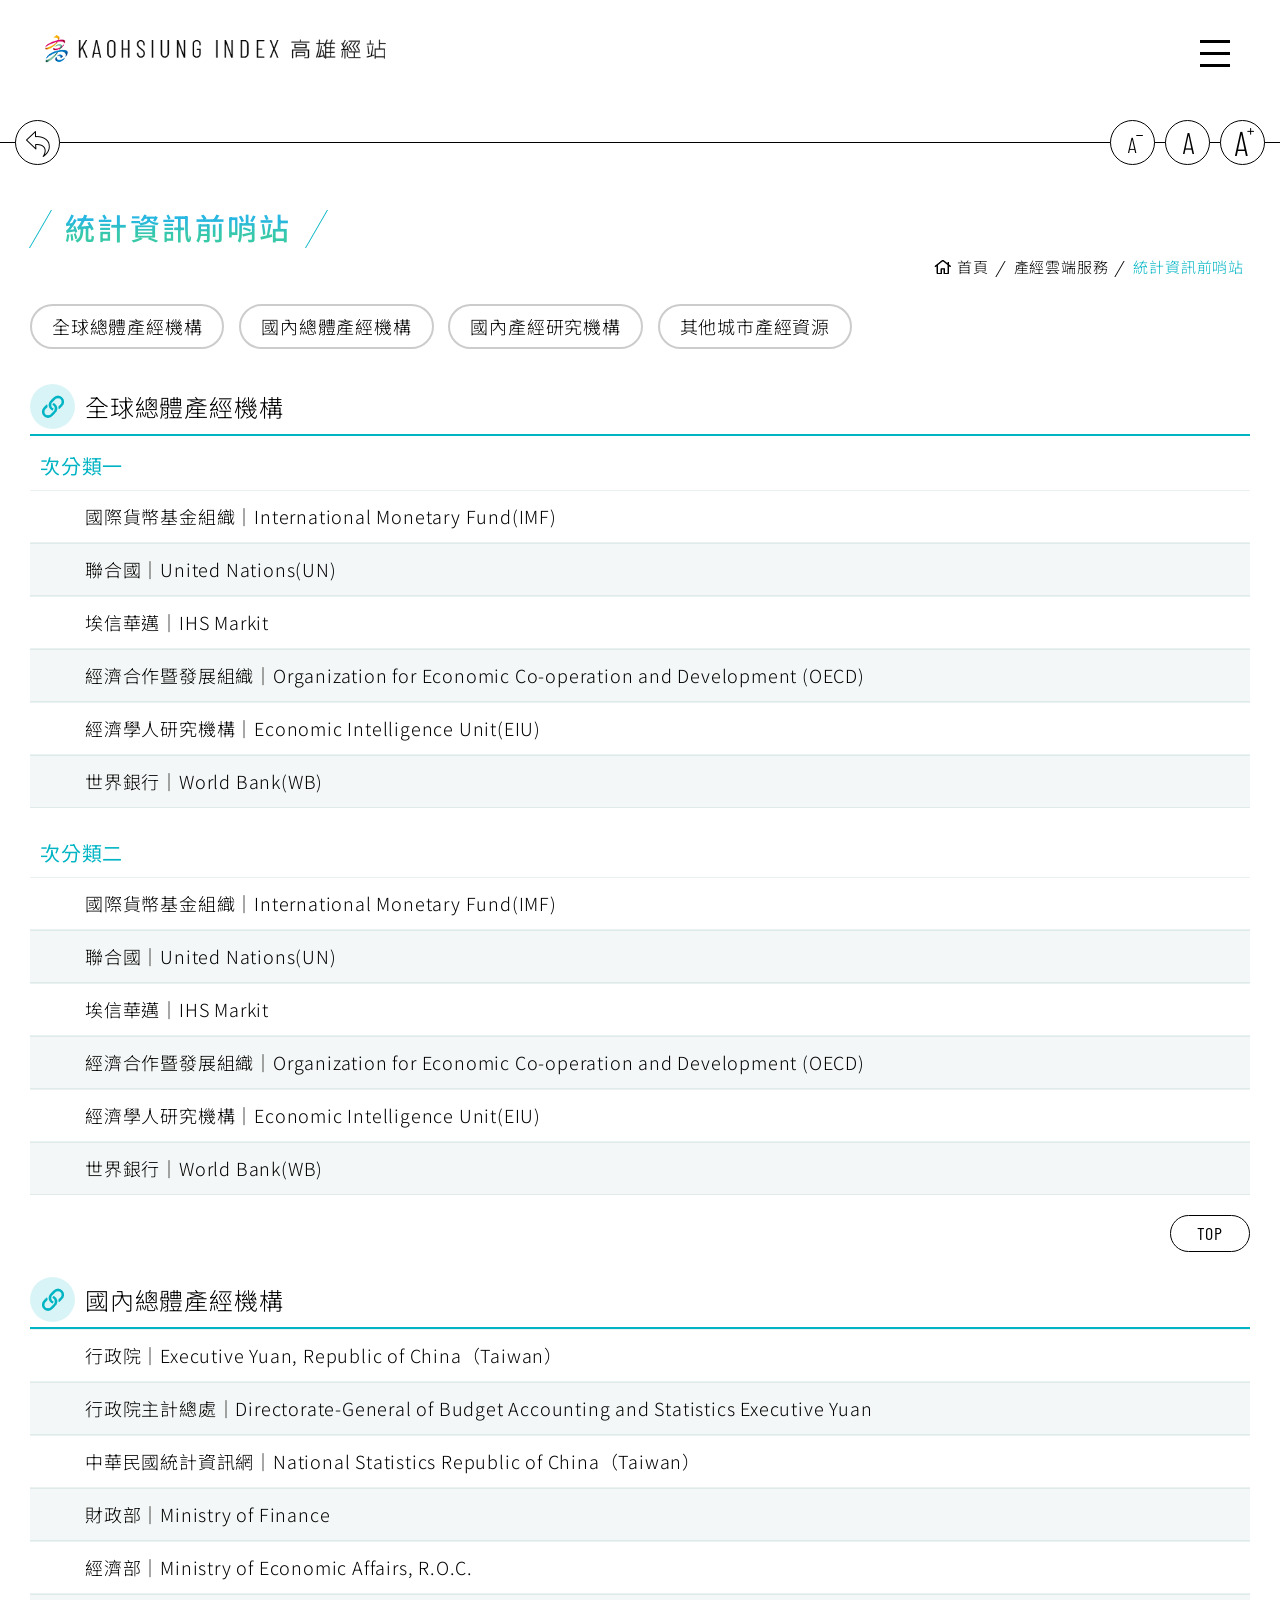
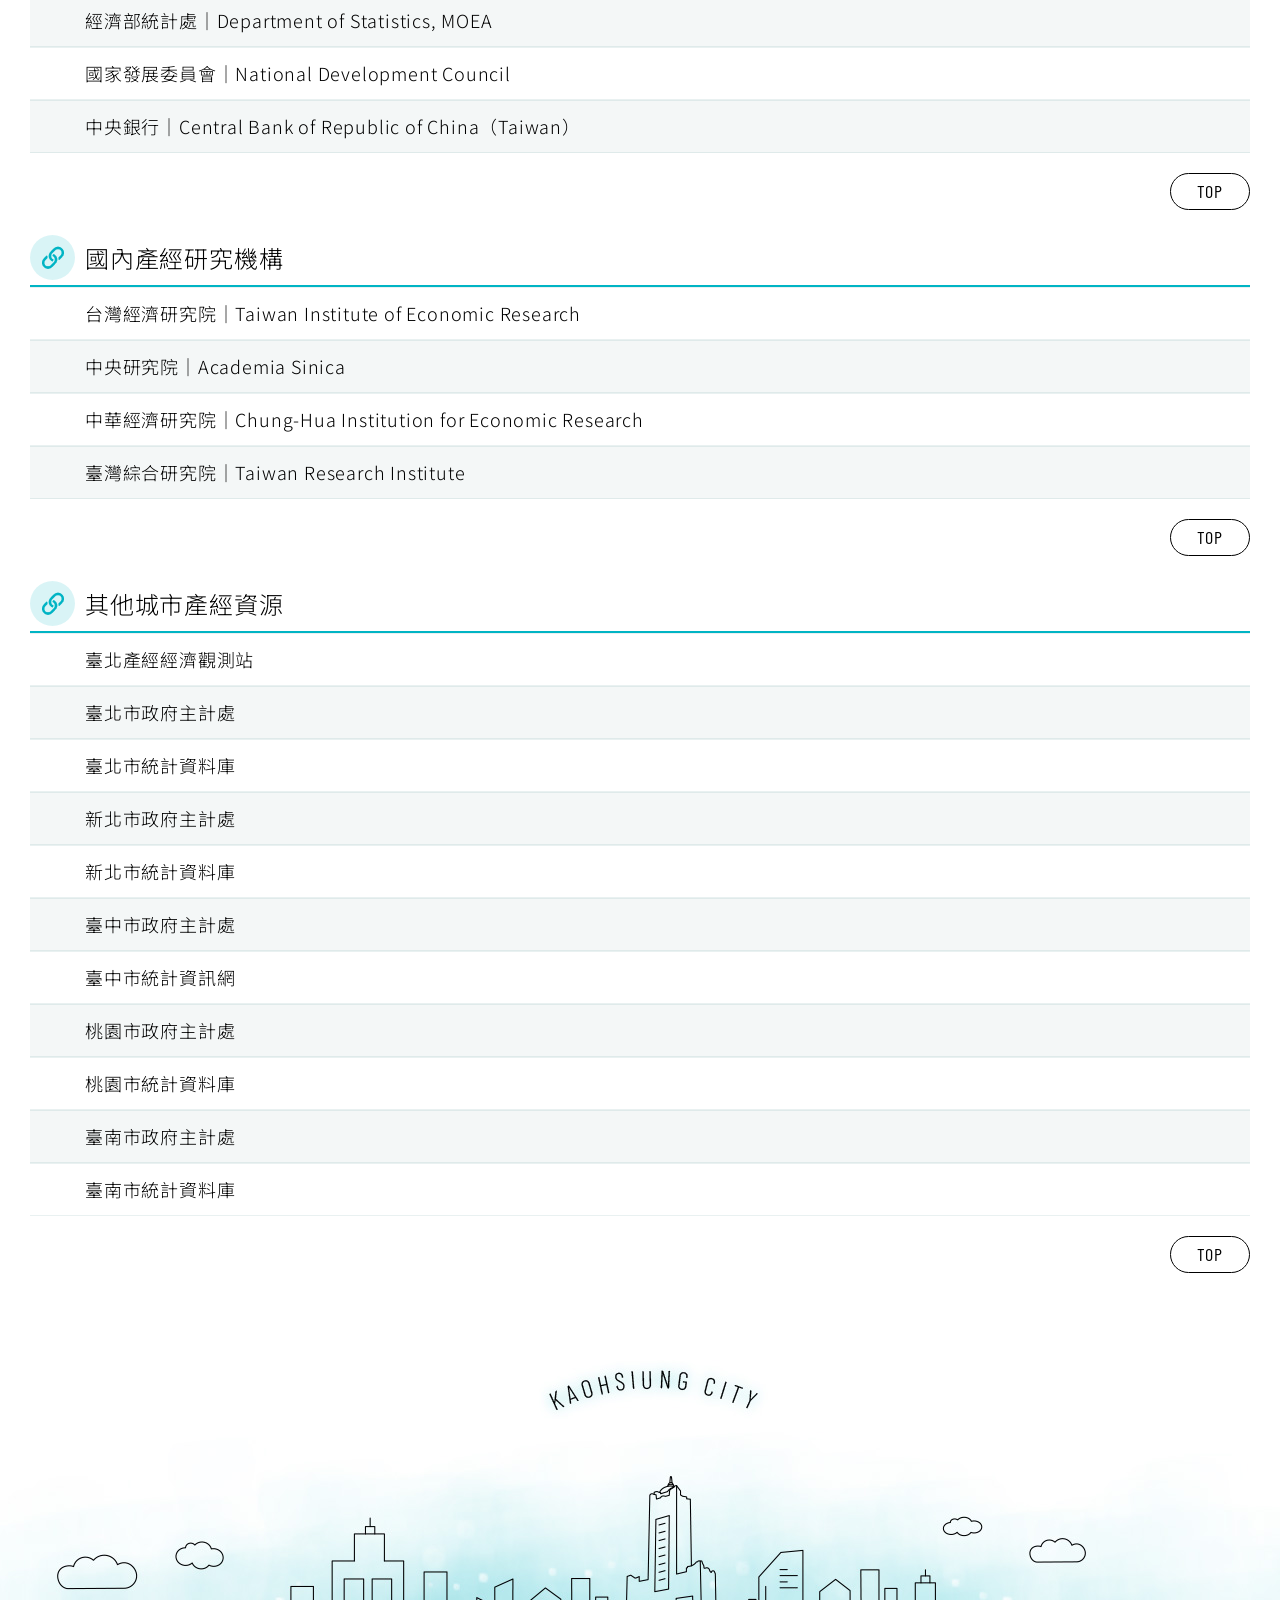
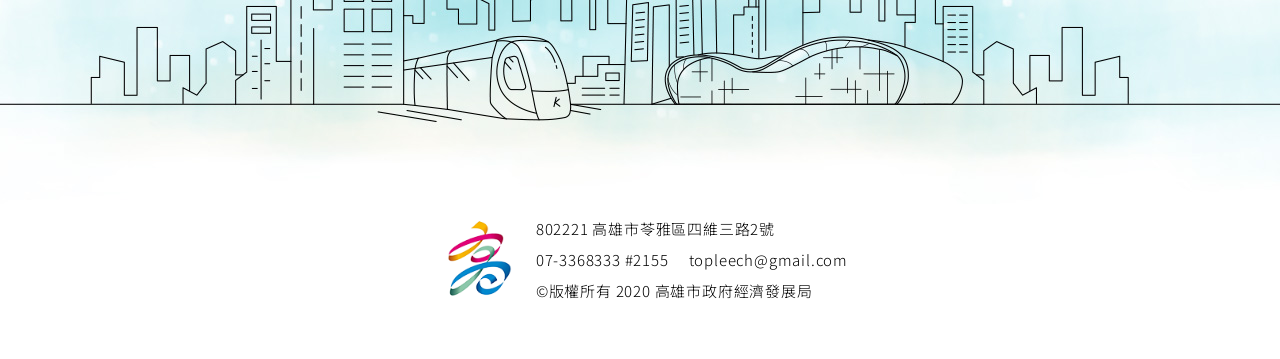
<file: kcindex/content/tw/link_01.html>
<!doctype html>
<html lang="zh-Hant-TW"><!-- InstanceBegin template="/Templates/content_tw.dwt" codeOutsideHTMLIsLocked="false" -->
<head>
<meta charset="utf-8">   
<meta http-equiv="content-language" content="zh-Hant-TW" />
<meta name="viewport" content="width=device-width, initial-scale=1.0, user-scalable=no, minimum-scale=1.0, maximum-scale=1.0" />
<meta name="apple-mobile-web-app-capable" content="yes" />   
<!-- InstanceBeginEditable name="doctitle" -->
<title>統計資訊前哨站-高雄經站Kaohsiung Index</title>
<!-- InstanceEndEditable --> 
<link rel="shortcut icon" href="../../layout/tw/images/favicon.ico" type="image/x-icon"/> 
<link href="../../layout/tw/css/style.css" rel="stylesheet" type="text/css" />
<link href="../../layout/tw/css/editable_content.css" rel="stylesheet" type="text/css" />
<link href="../../layout/tw/css/content.css" rel="stylesheet" type="text/css" />

<!-- InstanceBeginEditable name="head_css" -->
<!-- InstanceEndEditable -->   

<script src="../../js/jquery-1.8.1.min.js"></script>   
<script src="../../js/jquery-iifun.js"></script> 

<!-- RWD -->
<link href="../../layout/tw/css/width_narrow.css" rel="stylesheet" type="text/css" media="only screen and (max-width: 639px)" />
<link href="../../layout/tw/css/width_wide.css" rel="stylesheet" type="text/css" media="only screen and (min-width: 640px) and (max-width: 1023px)" />
<link href="../../layout/tw/css/width_desktop.css" rel="stylesheet" type="text/css" media="only screen and (min-width: 1024px)" />

<!-- 列印 -->
<link href="../../layout/tw/css/print.css" rel="stylesheet" type="text/css" media="print" />
 
<!-- InstanceBeginEditable name="head_js" -->
<script>
//解決錨點內容被header高度蓋住問題
$(function(){
    if (jQuery(window).width() > 1024) {  
        $(".commonCatBtns .btn a").on("click", function(e){
          $('html, body').animate({
            scrollTop: $($(this).attr("href")).offset().top - 70 
          }, 0); 
          e.preventDefault();
        });
    } 
});
</script>
<script>
$(function() {  
    $('.print, .share').hide() //這一行是為了隱藏友善列印及社群分享(列表頁不須出現)，套程式時請刪除此行
    $('.font_size').addClass('test'); //模擬列印與分享隱藏時，文字大小區塊調整間距，套程式時請刪除此行
});
</script>
<!-- InstanceEndEditable -->
</head>

<body>
<!--Wrap start ========-->
<div id="Wrap">
    <!-- Header start -->
    <header id="Header"><div>
        <h1 class="logo"><a href="../../index.html" title="高雄經站Kaohsiung Index"><img src="../../layout/tw/images/logo.png" alt="高雄經站Kaohsiung Index"></a></h1>

        <!-- 漢堡選單 -->
        <div class="Menubar"><span></span></div> 
        <div class="mobileMenuWrap">
            <div class="mobileMenu"><div class="scrollWrap">
                <div class="tt">Menu</div> 
                <div class="mob_search">
                    <div class="text"><input type="text" placeholder="Search" value=""/></div>
                    <div class="btn">
                        <input type="button" value="搜尋" class="btn" title="搜尋" onclick="javascript:window.location.href ='content/tw/search_result.html'"/>
                        <span class="icon"></span>
                    </div>
                </div>  
                <ul class="menu">
                    <li><a href="news_list.html">最新消息</a></li> 
                    <li><a href="economy_01.html">產經最前線</a></li> 
                    <li><a href="javascript:void(0);">產經面面觀</a>
                        <ul>
                            <li><a href="expert_list.html">專家看高雄</a></li>
                            <!-- <li><a href="">智慧城市，高雄好YOUNG！</a></li> -->
                        </ul>
                    </li>  
                    <li><a href="javascript:void(0);">產經雲端服務</a>
                        <ul>
                            <li><a href="link_01.html">統計資訊前哨站</a></li>
                            <li><a href="link_02.html">高雄市政好站</a></li>
                            <li><a href="download_list.html">檔案下載專區</a></li>
                        </ul>
                    </li>                                                                                                  
                </ul>     
            </div></div>   
        </div>

        <!-- 桌機版選單 -->
        <nav id="Menu" class="menu_top"><div>
            <ul>
                <li><a href="news_list.html">最新消息</a></li> 
                <li><a href="economy_01.html">產經最前線</a></li> 
                <li><a href="javascript:void(0);">產經面面觀</a>
                    <ul>
                        <li><a href="expert_list.html">專家看高雄</a></li>
                        <!-- <li><a href="">智慧城市，高雄好YOUNG！</a></li> -->
                    </ul>
                </li>  
                <li><a href="javascript:void(0);">產經雲端服務</a>
                    <ul>
                        <li><a href="link_01.html">統計資訊前哨站</a></li>
                        <li><a href="link_02.html">高雄市政好站</a></li>
                        <li><a href="download_list.html">檔案下載專區</a></li>
                    </ul>
                </li> 
                <li class="search"><a href="javascript:void(0);"><span class="icon"></span></a>
                    <ul>
                        <li>
                            <div class="header_search">
                                <div class="text"><input type="text" placeholder="Search" /></div>
                                <div class="btn"><input type="button" value="搜尋" title="搜尋" onclick="javascript:window.location.href ='content/tw/search_result.html'" /><span class="icon"></span></div>
                            </div>
                        </li>
                    </ul>
                </li>                       
            </ul>
        </div></nav>     
    </div></header><!-- Header end -->
    
    <!--Center-->
	<div id="Center" class="content"><div> 
        <div class="ToolBar"><div>
            <div class="colm_left"><a href="javascript:void(0);" onclick="javascript:window.history.go(-1);" title="回上一頁" class="return"><span></span>回上一頁</a> <a href="javascript:void(0);" onclick="javascript:window.print();" onkeypress="javascript:window.print();" title="列印此頁(若連結無法使用，請改用鍵盤Ctrl+P鍵亦可列印)" class="print"><span></span>友善列印</a> </div>
            <div class="colm_right">
                <dl class="font_size">
                    <dt>字級：</dt>
                    <dd class="font_small"><a href="javascript:void(0)" title="小字級">小字級</a></dd>
                    <dd class="font_medium"><a href="javascript:void(0)" title="中字級">中字級</a></dd>
                    <dd class="font_big"><a href="javascript:void(0)" title="大字級">大字級</a></dd>
                    <noscript class="noscript">
                    若您無法使用字級縮放功能，請改用鍵盤"Ctrl"+"加號鍵"或"Ctrl"+"減號鍵"，來放大或縮小字級
                    </noscript>
                </dl>
                <dl class="share">
                    <dt>分享：</dt>
                    <dd class="facebook"><a title="分享到Facebook(開新視窗)" href="https://www.facebook.com/sharer/sharer.php?u=網址" target="_blank">分享到Facebook</a></dd>
                    <dd class="twitter"><a title="分享到Twitter(開新視窗)" href="https://twitter.com/intent/tweet?url=網址&amp;text=標題" target="_blank">分享到Twitter</a></dd>
                    <dd class="line"><a title="分享到Line(開新視窗)" href="" target="_blank">分享到Line</a></dd>
                    <noscript class="noscript">
                        當SCRIPT關閉時,請點選以下連結：
                        <a href="https://www.facebook.com/" target="_blank" title="(開新視窗)">Facebook</a>
                        <a href="https://twitter.com/" target="_blank" title="(開新視窗)">Twitter</a>
                        <a href="https://line.me/" target="_blank" title="(開新視窗)">Line</a>
                    </noscript>
                </dl>
            </div>                  
          </div></div> 
  
        <div id="Content">    
            <div class="PageTitle"> 
                <h2><!-- InstanceBeginEditable name="PageTitle" -->統計資訊前哨站<!-- InstanceEndEditable --></h2>
            </div>           
            <div id="Breadcrumbs">
                <ul>
                    <li><a href="../../index.html">首頁</a></li>
                    <!-- InstanceBeginEditable name="breadcrumbs" -->
                    <li><a href="javascript:void(0)">產經雲端服務</a></li>
                    <li><a href="javascript:void(0)">統計資訊前哨站</a></li>
                    <!-- InstanceEndEditable -->
                </ul>
            </div>                 
            <!-- InstanceBeginEditable name="content" -->
            <div class="commonCatBtns">
                <div class="btn"><a href="#cont_01">全球總體產經機構</a></div>
                <div class="btn"><a href="#cont_02">國內總體產經機構</a></div>
                <div class="btn"><a href="#cont_03">國內產經研究機構</a></div>
                <div class="btn"><a href="#cont_04">其他城市產經資源</a></div>      
            </div>

            <div class="LinkList">
                <div id="cont_01" class="listbox">
                    <div class="title"><span class="icon"></span><h3>全球總體產經機構</h3></div>
                    <div class="subtitle"><h4>次分類一</h4></div>
                    <ul>
                        <li><a href="javascript:void(0)">國際貨幣基金組織｜International Monetary Fund(IMF)</a></li>
                        <li><a href="javascript:void(0)">聯合國｜United Nations(UN)</a></li>
                        <li><a href="javascript:void(0)">埃信華邁｜IHS Markit</a></li>
                        <li><a href="javascript:void(0)">經濟合作暨發展組織｜Organization for Economic Co-operation and Development (OECD)</a></li>
                        <li><a href="javascript:void(0)">經濟學人研究機構｜Economic Intelligence Unit(EIU)</a></li>
                        <li><a href="javascript:void(0)">世界銀行｜World Bank(WB)</a></li>
                    </ul>
                    <div class="subtitle"><h4>次分類二</h4></div>
                    <ul>
                        <li><a href="javascript:void(0)">國際貨幣基金組織｜International Monetary Fund(IMF)</a></li>
                        <li><a href="javascript:void(0)">聯合國｜United Nations(UN)</a></li>
                        <li><a href="javascript:void(0)">埃信華邁｜IHS Markit</a></li>
                        <li><a href="javascript:void(0)">經濟合作暨發展組織｜Organization for Economic Co-operation and Development (OECD)</a></li>
                        <li><a href="javascript:void(0)">經濟學人研究機構｜Economic Intelligence Unit(EIU)</a></li>
                        <li><a href="javascript:void(0)">世界銀行｜World Bank(WB)</a></li>
                    </ul>
                    <div class="top_btn"><a href="#Content">TOP</a></div>
                </div>

                <div id="cont_02" class="listbox">
                    <div class="title"><span class="icon"></span><h3>國內總體產經機構</h3></div>
                    <ul>
                        <li><a href="javascript:void(0)">行政院｜Executive Yuan, Republic of China（Taiwan）</a></li>
                        <li><a href="javascript:void(0)">行政院主計總處｜Directorate-General of Budget Accounting and Statistics Executive Yuan</a></li>
                        <li><a href="javascript:void(0)">中華民國統計資訊網｜National Statistics Republic of China（Taiwan）</a></li>
                        <li><a href="javascript:void(0)">財政部｜Ministry of Finance</a></li>
                        <li><a href="javascript:void(0)">經濟部｜Ministry of Economic Affairs, R.O.C.</a></li>
                        <li><a href="javascript:void(0)">經濟部統計處｜Department of Statistics, MOEA</a></li>
                        <li><a href="javascript:void(0)">國家發展委員會｜National Development Council</a></li>
                        <li><a href="javascript:void(0)">中央銀行｜Central Bank of Republic of China（Taiwan）</a></li>
                    </ul>
                    <div class="top_btn"><a href="#Content">TOP</a></div>
                </div>

                <div id="cont_03" class="listbox">
                    <div class="title"><span class="icon"></span><h3>國內產經研究機構</h3></div>
                    <ul>
                        <li><a href="javascript:void(0)">台灣經濟研究院｜Taiwan Institute of Economic Research</a></li>
                        <li><a href="javascript:void(0)">中央研究院｜Academia Sinica</a></li>
                        <li><a href="javascript:void(0)">中華經濟研究院｜Chung-Hua Institution for Economic Research</a></li>
                        <li><a href="javascript:void(0)">臺灣綜合研究院｜Taiwan Research Institute</a></li>
                    </ul>
                    <div class="top_btn"><a href="#Content">TOP</a></div>
                </div>

                <div id="cont_04" class="listbox">
                    <div class="title"><span class="icon"></span><h3>其他城市產經資源</h3></div>
                    <ul>
                        <li><a href="javascript:void(0)">臺北產經經濟觀測站</a></li>
                        <li><a href="javascript:void(0)">臺北市政府主計處</a></li>
                        <li><a href="javascript:void(0)">臺北市統計資料庫</a></li>
                        <li><a href="javascript:void(0)">新北市政府主計處</a></li>
                        <li><a href="javascript:void(0)">新北市統計資料庫</a></li>
                        <li><a href="javascript:void(0)">臺中市政府主計處</a></li>
                        <li><a href="javascript:void(0)">臺中市統計資訊網</a></li>
                        <li><a href="javascript:void(0)">桃園市政府主計處</a></li>
                        <li><a href="javascript:void(0)">桃園市統計資料庫</a></li>
                        <li><a href="javascript:void(0)">臺南市政府主計處</a></li>
                        <li><a href="javascript:void(0)">臺南市統計資料庫</a></li>
                    </ul>
                    <div class="top_btn"><a href="#Content">TOP</a></div>
                </div>                            
            </div>
			<!-- InstanceEndEditable --> 
         </div> 
    </div></div><!--id="Center" END-->
    
	<!-- InstanceBeginEditable name="popupBox" --> 
    <!-- InstanceEndEditable --> 
    
    <div class="BtnTop"><a href="#" title="回最上層">TOP</a></div>

    <!--Footer-->
    <footer id="Footer">   
        <!-- 高雄城市形象區塊 -->
        <div class="img_content_kscity"></div>   
        <div class="ft_info">
            <div class="imgbox"><a href="https://www.kcg.gov.tw/Default.aspx" title="高雄市政府全球資訊網" target="_blank"><img src="../../layout/tw/images/img_footer_logo.png" alt="高雄市政府全球資訊網"></a></div>
            <div class="contbox">
                <div class="item">802221 高雄市苓雅區四維三路2號</div>
                <div class="item"><span>07-3368333 #2155</span><span>topleech@gmail.com</span></div>
                <div class="item">©版權所有 2020 <a href="https://edbkcg.kcg.gov.tw/" target="_blank" title="高雄市政府經濟發展局">高雄市政府經濟發展局</a></div>   
            </div>
        </div>
    </footer>
 
<!--下列css及網頁大集合連結為測試資料,套程式時請刪除-->
    <div class="ifun_text_menu">
        <ul>
            <li><a href="">Menu</a>
                <ul>
                    <li><a href="../../index.html">首頁</a></li>
                    <li><a href="news_cont.html">單篇</a></li>
                    <li><a href="news_list.html">文字列表</a></li>         
                    <li><a href="pic_list.html">圖文列表</a></li>
                    <li><a href="expert_list.html">專家看高雄-列表</a></li>
                    <li><a href="expert_cont.html">專家看高雄-內容</a></li>
                    <li><a href="economy_01.html">產經最前線-物價概況</a></li>
                    <li><a href="economy_02.html">產經最前線-投資概況</a></li>
                    <li><a href="link_01.html">相關連結-統計資訊前哨站</a></li>
                    <li><a href="link_02.html">相關連結-高雄市政好站</a></li>
                    <li><a href="download_list.html">檔案下載專區</a></li>
                    <li><a href="search_result.html">搜尋結果</a></li>
                </ul>
            </li>
        </ul>
    </div>
<!--網頁大集合end-->

</div><!--Wrap end========-->
</body>
<!-- InstanceEnd --></html>
</file>
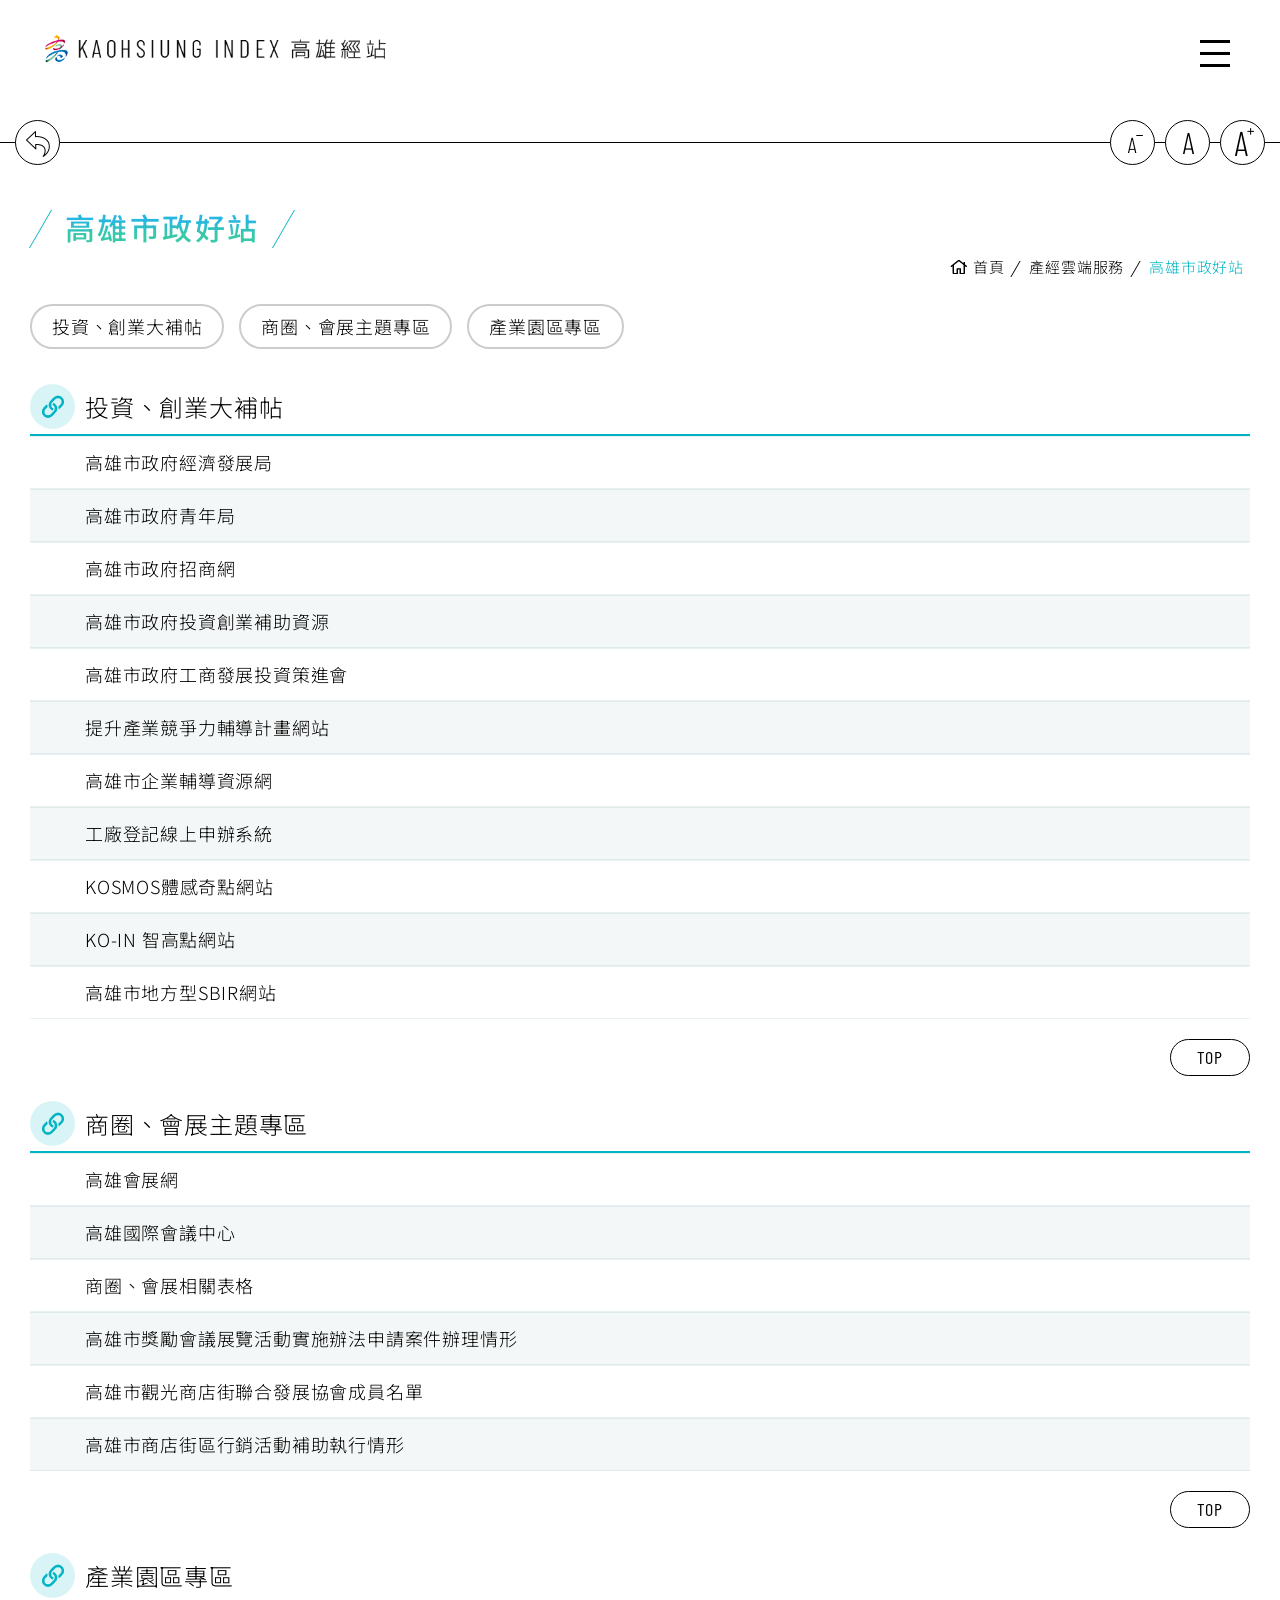
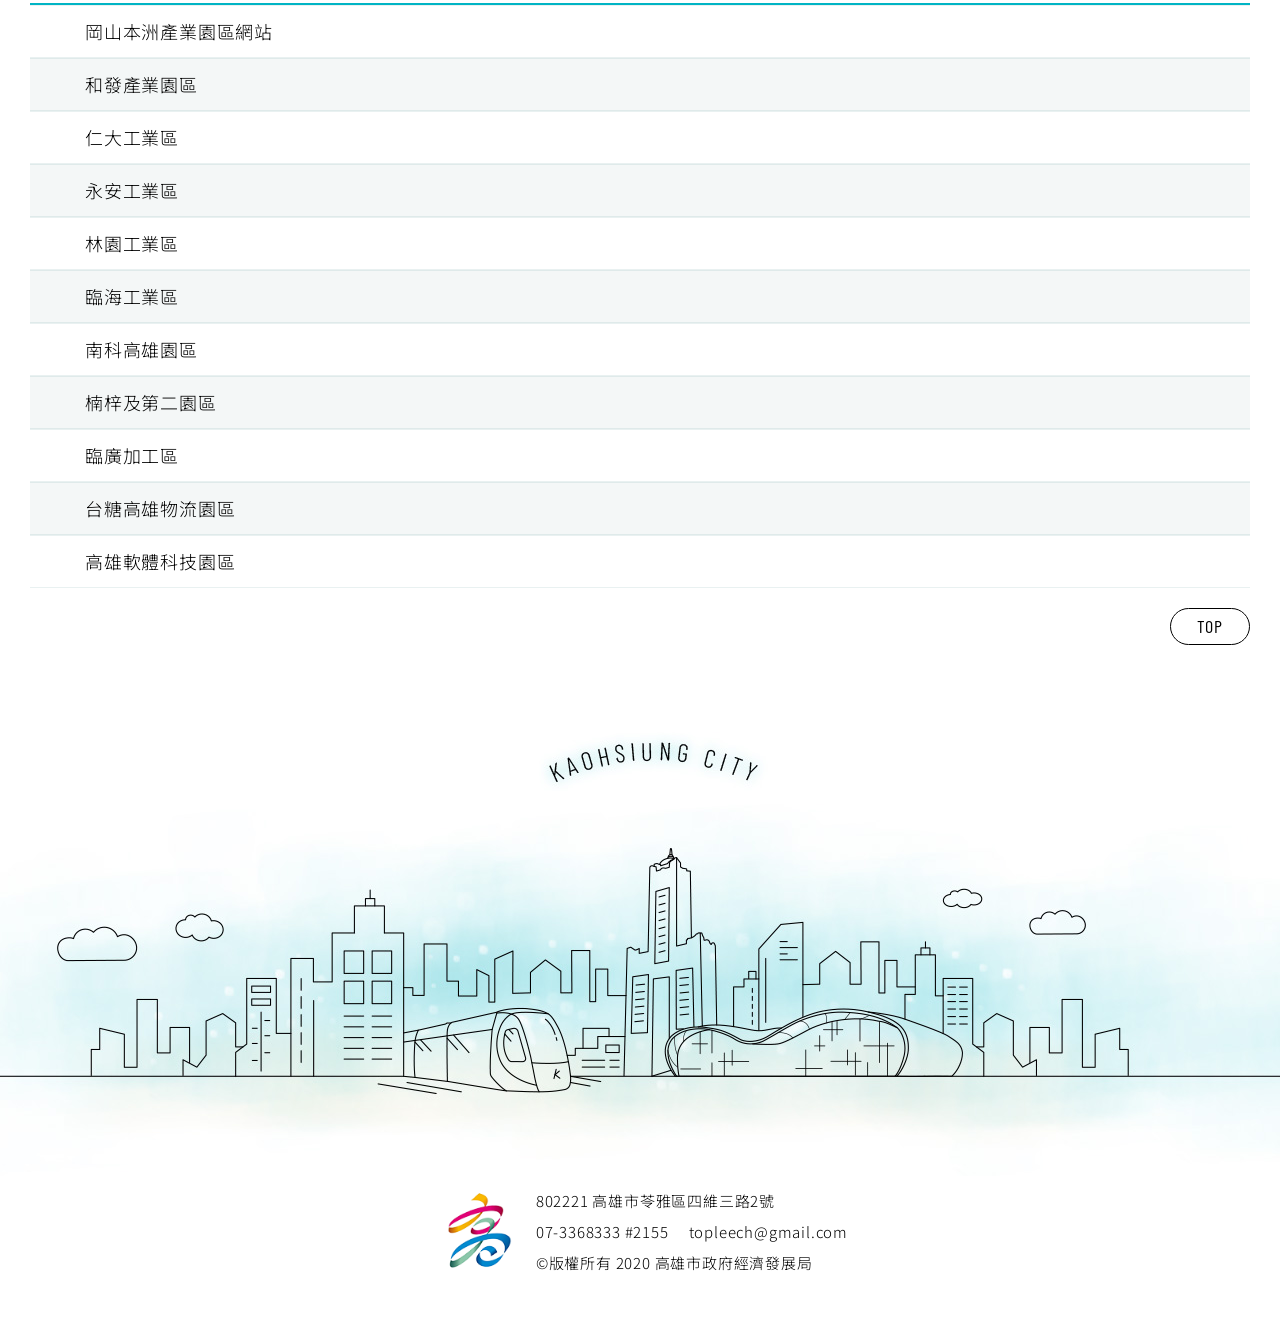
<file: kcindex/content/tw/link_02.html>
<!doctype html>
<html lang="zh-Hant-TW"><!-- InstanceBegin template="/Templates/content_tw.dwt" codeOutsideHTMLIsLocked="false" -->
<head>
<meta charset="utf-8">   
<meta http-equiv="content-language" content="zh-Hant-TW" />
<meta name="viewport" content="width=device-width, initial-scale=1.0, user-scalable=no, minimum-scale=1.0, maximum-scale=1.0" />
<meta name="apple-mobile-web-app-capable" content="yes" />   
<!-- InstanceBeginEditable name="doctitle" -->
<title>高雄市政好站-高雄經站Kaohsiung Index</title>
<!-- InstanceEndEditable --> 
<link rel="shortcut icon" href="../../layout/tw/images/favicon.ico" type="image/x-icon"/> 
<link href="../../layout/tw/css/style.css" rel="stylesheet" type="text/css" />
<link href="../../layout/tw/css/editable_content.css" rel="stylesheet" type="text/css" />
<link href="../../layout/tw/css/content.css" rel="stylesheet" type="text/css" />

<!-- InstanceBeginEditable name="head_css" -->
<!-- InstanceEndEditable -->   

<script src="../../js/jquery-1.8.1.min.js"></script>   
<script src="../../js/jquery-iifun.js"></script> 

<!-- RWD -->
<link href="../../layout/tw/css/width_narrow.css" rel="stylesheet" type="text/css" media="only screen and (max-width: 639px)" />
<link href="../../layout/tw/css/width_wide.css" rel="stylesheet" type="text/css" media="only screen and (min-width: 640px) and (max-width: 1023px)" />
<link href="../../layout/tw/css/width_desktop.css" rel="stylesheet" type="text/css" media="only screen and (min-width: 1024px)" />

<!-- 列印 -->
<link href="../../layout/tw/css/print.css" rel="stylesheet" type="text/css" media="print" />
 
<!-- InstanceBeginEditable name="head_js" -->
<script>
//解決錨點內容被header高度蓋住問題
$(function(){
    if (jQuery(window).width() > 1024) {  
        $(".commonCatBtns .btn a").on("click", function(e){
          $('html, body').animate({
            scrollTop: $($(this).attr("href")).offset().top - 70 
          }, 0); 
          e.preventDefault();
        });
    } 
});
</script>
<script>
$(function() {  
    $('.print, .share').hide() //這一行是為了隱藏友善列印及社群分享(列表頁不須出現)，套程式時請刪除此行
    $('.font_size').addClass('test'); //模擬列印與分享隱藏時，文字大小區塊調整間距，套程式時請刪除此行
});
</script>
<!-- InstanceEndEditable -->
</head>

<body>
<!--Wrap start ========-->
<div id="Wrap">
    <!-- Header start -->
    <header id="Header"><div>
        <h1 class="logo"><a href="../../index.html" title="高雄經站Kaohsiung Index"><img src="../../layout/tw/images/logo.png" alt="高雄經站Kaohsiung Index"></a></h1>

        <!-- 漢堡選單 -->
        <div class="Menubar"><span></span></div> 
        <div class="mobileMenuWrap">
            <div class="mobileMenu"><div class="scrollWrap">
                <div class="tt">Menu</div> 
                <div class="mob_search">
                    <div class="text"><input type="text" placeholder="Search" value=""/></div>
                    <div class="btn">
                        <input type="button" value="搜尋" class="btn" title="搜尋" onclick="javascript:window.location.href ='content/tw/search_result.html'"/>
                        <span class="icon"></span>
                    </div>
                </div>  
                <ul class="menu">
                    <li><a href="news_list.html">最新消息</a></li> 
                    <li><a href="economy_01.html">產經最前線</a></li> 
                    <li><a href="javascript:void(0);">產經面面觀</a>
                        <ul>
                            <li><a href="expert_list.html">專家看高雄</a></li>
                            <!-- <li><a href="">智慧城市，高雄好YOUNG！</a></li> -->
                        </ul>
                    </li>  
                    <li><a href="javascript:void(0);">產經雲端服務</a>
                        <ul>
                            <li><a href="link_01.html">統計資訊前哨站</a></li>
                            <li><a href="link_02.html">高雄市政好站</a></li>
                            <li><a href="download_list.html">檔案下載專區</a></li>
                        </ul>
                    </li>                                                                                                  
                </ul>     
            </div></div>   
        </div>

        <!-- 桌機版選單 -->
        <nav id="Menu" class="menu_top"><div>
            <ul>
                <li><a href="news_list.html">最新消息</a></li> 
                <li><a href="economy_01.html">產經最前線</a></li> 
                <li><a href="javascript:void(0);">產經面面觀</a>
                    <ul>
                        <li><a href="expert_list.html">專家看高雄</a></li>
                        <!-- <li><a href="">智慧城市，高雄好YOUNG！</a></li> -->
                    </ul>
                </li>  
                <li><a href="javascript:void(0);">產經雲端服務</a>
                    <ul>
                        <li><a href="link_01.html">統計資訊前哨站</a></li>
                        <li><a href="link_02.html">高雄市政好站</a></li>
                        <li><a href="download_list.html">檔案下載專區</a></li>
                    </ul>
                </li> 
                <li class="search"><a href="javascript:void(0);"><span class="icon"></span></a>
                    <ul>
                        <li>
                            <div class="header_search">
                                <div class="text"><input type="text" placeholder="Search" /></div>
                                <div class="btn"><input type="button" value="搜尋" title="搜尋" onclick="javascript:window.location.href ='content/tw/search_result.html'" /><span class="icon"></span></div>
                            </div>
                        </li>
                    </ul>
                </li>                       
            </ul>
        </div></nav>     
    </div></header><!-- Header end -->
    
    <!--Center-->
	<div id="Center" class="content"><div> 
        <div class="ToolBar"><div>
            <div class="colm_left"><a href="javascript:void(0);" onclick="javascript:window.history.go(-1);" title="回上一頁" class="return"><span></span>回上一頁</a> <a href="javascript:void(0);" onclick="javascript:window.print();" onkeypress="javascript:window.print();" title="列印此頁(若連結無法使用，請改用鍵盤Ctrl+P鍵亦可列印)" class="print"><span></span>友善列印</a> </div>
            <div class="colm_right">
                <dl class="font_size">
                    <dt>字級：</dt>
                    <dd class="font_small"><a href="javascript:void(0)" title="小字級">小字級</a></dd>
                    <dd class="font_medium"><a href="javascript:void(0)" title="中字級">中字級</a></dd>
                    <dd class="font_big"><a href="javascript:void(0)" title="大字級">大字級</a></dd>
                    <noscript class="noscript">
                    若您無法使用字級縮放功能，請改用鍵盤"Ctrl"+"加號鍵"或"Ctrl"+"減號鍵"，來放大或縮小字級
                    </noscript>
                </dl>
                <dl class="share">
                    <dt>分享：</dt>
                    <dd class="facebook"><a title="分享到Facebook(開新視窗)" href="https://www.facebook.com/sharer/sharer.php?u=網址" target="_blank">分享到Facebook</a></dd>
                    <dd class="twitter"><a title="分享到Twitter(開新視窗)" href="https://twitter.com/intent/tweet?url=網址&amp;text=標題" target="_blank">分享到Twitter</a></dd>
                    <dd class="line"><a title="分享到Line(開新視窗)" href="" target="_blank">分享到Line</a></dd>
                    <noscript class="noscript">
                        當SCRIPT關閉時,請點選以下連結：
                        <a href="https://www.facebook.com/" target="_blank" title="(開新視窗)">Facebook</a>
                        <a href="https://twitter.com/" target="_blank" title="(開新視窗)">Twitter</a>
                        <a href="https://line.me/" target="_blank" title="(開新視窗)">Line</a>
                    </noscript>
                </dl>
            </div>                  
          </div></div> 
  
        <div id="Content">    
            <div class="PageTitle"> 
                <h2><!-- InstanceBeginEditable name="PageTitle" -->高雄市政好站<!-- InstanceEndEditable --></h2>
            </div>           
            <div id="Breadcrumbs">
                <ul>
                    <li><a href="../../index.html">首頁</a></li>
                    <!-- InstanceBeginEditable name="breadcrumbs" -->
                    <li><a href="javascript:void(0)">產經雲端服務</a></li>
                    <li><a href="javascript:void(0)">高雄市政好站</a></li>
                    <!-- InstanceEndEditable -->
                </ul>
            </div>                 
            <!-- InstanceBeginEditable name="content" -->
            <div class="commonCatBtns">
                <div class="btn"><a href="#cont_01">投資、創業大補帖</a></div>
                <div class="btn"><a href="#cont_02">商圈、會展主題專區</a></div>
                <div class="btn"><a href="#cont_03">產業園區專區</a></div>
            </div>

            <div class="LinkList">
                <div id="cont_01" class="listbox">
                    <div class="title"><span class="icon"></span><h3>投資、創業大補帖</h3></div>
                    <ul>
                        <li><a href="javascript:void(0)">高雄市政府經濟發展局</a></li>
                        <li><a href="javascript:void(0)">高雄市政府青年局</a></li>
                        <li><a href="javascript:void(0)">高雄市政府招商網</a></li>
                        <li><a href="javascript:void(0)">高雄市政府投資創業補助資源</a></li>
                        <li><a href="javascript:void(0)">高雄市政府工商發展投資策進會</a></li>
                        <li><a href="javascript:void(0)">提升產業競爭力輔導計畫網站</a></li>
                        <li><a href="javascript:void(0)">高雄市企業輔導資源網</a></li>
                        <li><a href="javascript:void(0)">工廠登記線上申辦系統</a></li>
                        <li><a href="javascript:void(0)">KOSMOS體感奇點網站</a></li>
                        <li><a href="javascript:void(0)">KO-IN 智高點網站</a></li>
                        <li><a href="javascript:void(0)">高雄市地方型SBIR網站</a></li>
                    </ul>
                    <div class="top_btn"><a href="#Content">TOP</a></div>
                </div>

                <div id="cont_02" class="listbox">
                    <div class="title"><span class="icon"></span><h3>商圈、會展主題專區</h3></div>
                    <ul>
                        <li><a href="javascript:void(0)">高雄會展網</a></li>
                        <li><a href="javascript:void(0)">高雄國際會議中心</a></li>
                        <li><a href="javascript:void(0)">商圈、會展相關表格</a></li>
                        <li><a href="javascript:void(0)">高雄市獎勵會議展覽活動實施辦法申請案件辦理情形</a></li>
                        <li><a href="javascript:void(0)">高雄市觀光商店街聯合發展協會成員名單</a></li>
                        <li><a href="javascript:void(0)">高雄市商店街區行銷活動補助執行情形</a></li>
                    </ul>
                    <div class="top_btn"><a href="#Content">TOP</a></div>
                </div>

                <div id="cont_03" class="listbox">
                    <div class="title"><span class="icon"></span><h3>產業園區專區</h3></div>
                    <ul>
                        <li><a href="javascript:void(0)">岡山本洲產業園區網站</a></li>
                        <li><a href="javascript:void(0)">和發產業園區</a></li>
                        <li><a href="javascript:void(0)">仁大工業區</a></li>
                        <li><a href="javascript:void(0)">永安工業區</a></li>
                        <li><a href="javascript:void(0)">林園工業區</a></li>
                        <li><a href="javascript:void(0)">臨海工業區</a></li>
                        <li><a href="javascript:void(0)">南科高雄園區</a></li>
                        <li><a href="javascript:void(0)">楠梓及第二園區 </a></li>
                        <li><a href="javascript:void(0)">臨廣加工區</a></li>
                        <li><a href="javascript:void(0)">台糖高雄物流園區</a></li>
                        <li><a href="javascript:void(0)">高雄軟體科技園區</a></li>
                    </ul>
                    <div class="top_btn"><a href="#Content">TOP</a></div>
                </div>
                          
            </div>
			<!-- InstanceEndEditable --> 
         </div> 
    </div></div><!--id="Center" END-->
    
	<!-- InstanceBeginEditable name="popupBox" --> 
    <!-- InstanceEndEditable --> 
    
    <div class="BtnTop"><a href="#" title="回最上層">TOP</a></div>

    <!--Footer-->
    <footer id="Footer">   
        <!-- 高雄城市形象區塊 -->
        <div class="img_content_kscity"></div>   
        <div class="ft_info">
            <div class="imgbox"><a href="https://www.kcg.gov.tw/Default.aspx" title="高雄市政府全球資訊網" target="_blank"><img src="../../layout/tw/images/img_footer_logo.png" alt="高雄市政府全球資訊網"></a></div>
            <div class="contbox">
                <div class="item">802221 高雄市苓雅區四維三路2號</div>
                <div class="item"><span>07-3368333 #2155</span><span>topleech@gmail.com</span></div>
                <div class="item">©版權所有 2020 <a href="https://edbkcg.kcg.gov.tw/" target="_blank" title="高雄市政府經濟發展局">高雄市政府經濟發展局</a></div>   
            </div>
        </div>
    </footer>
 
<!--下列css及網頁大集合連結為測試資料,套程式時請刪除-->
    <div class="ifun_text_menu">
        <ul>
            <li><a href="">Menu</a>
                <ul>
                    <li><a href="../../index.html">首頁</a></li>
                    <li><a href="news_cont.html">單篇</a></li>
                    <li><a href="news_list.html">文字列表</a></li>         
                    <li><a href="pic_list.html">圖文列表</a></li>
                    <li><a href="expert_list.html">專家看高雄-列表</a></li>
                    <li><a href="expert_cont.html">專家看高雄-內容</a></li>
                    <li><a href="economy_01.html">產經最前線-物價概況</a></li>
                    <li><a href="economy_02.html">產經最前線-投資概況</a></li>
                    <li><a href="link_01.html">相關連結-統計資訊前哨站</a></li>
                    <li><a href="link_02.html">相關連結-高雄市政好站</a></li>
                    <li><a href="download_list.html">檔案下載專區</a></li>
                    <li><a href="search_result.html">搜尋結果</a></li>
                </ul>
            </li>
        </ul>
    </div>
<!--網頁大集合end-->

</div><!--Wrap end========-->
</body>
<!-- InstanceEnd --></html>
</file>
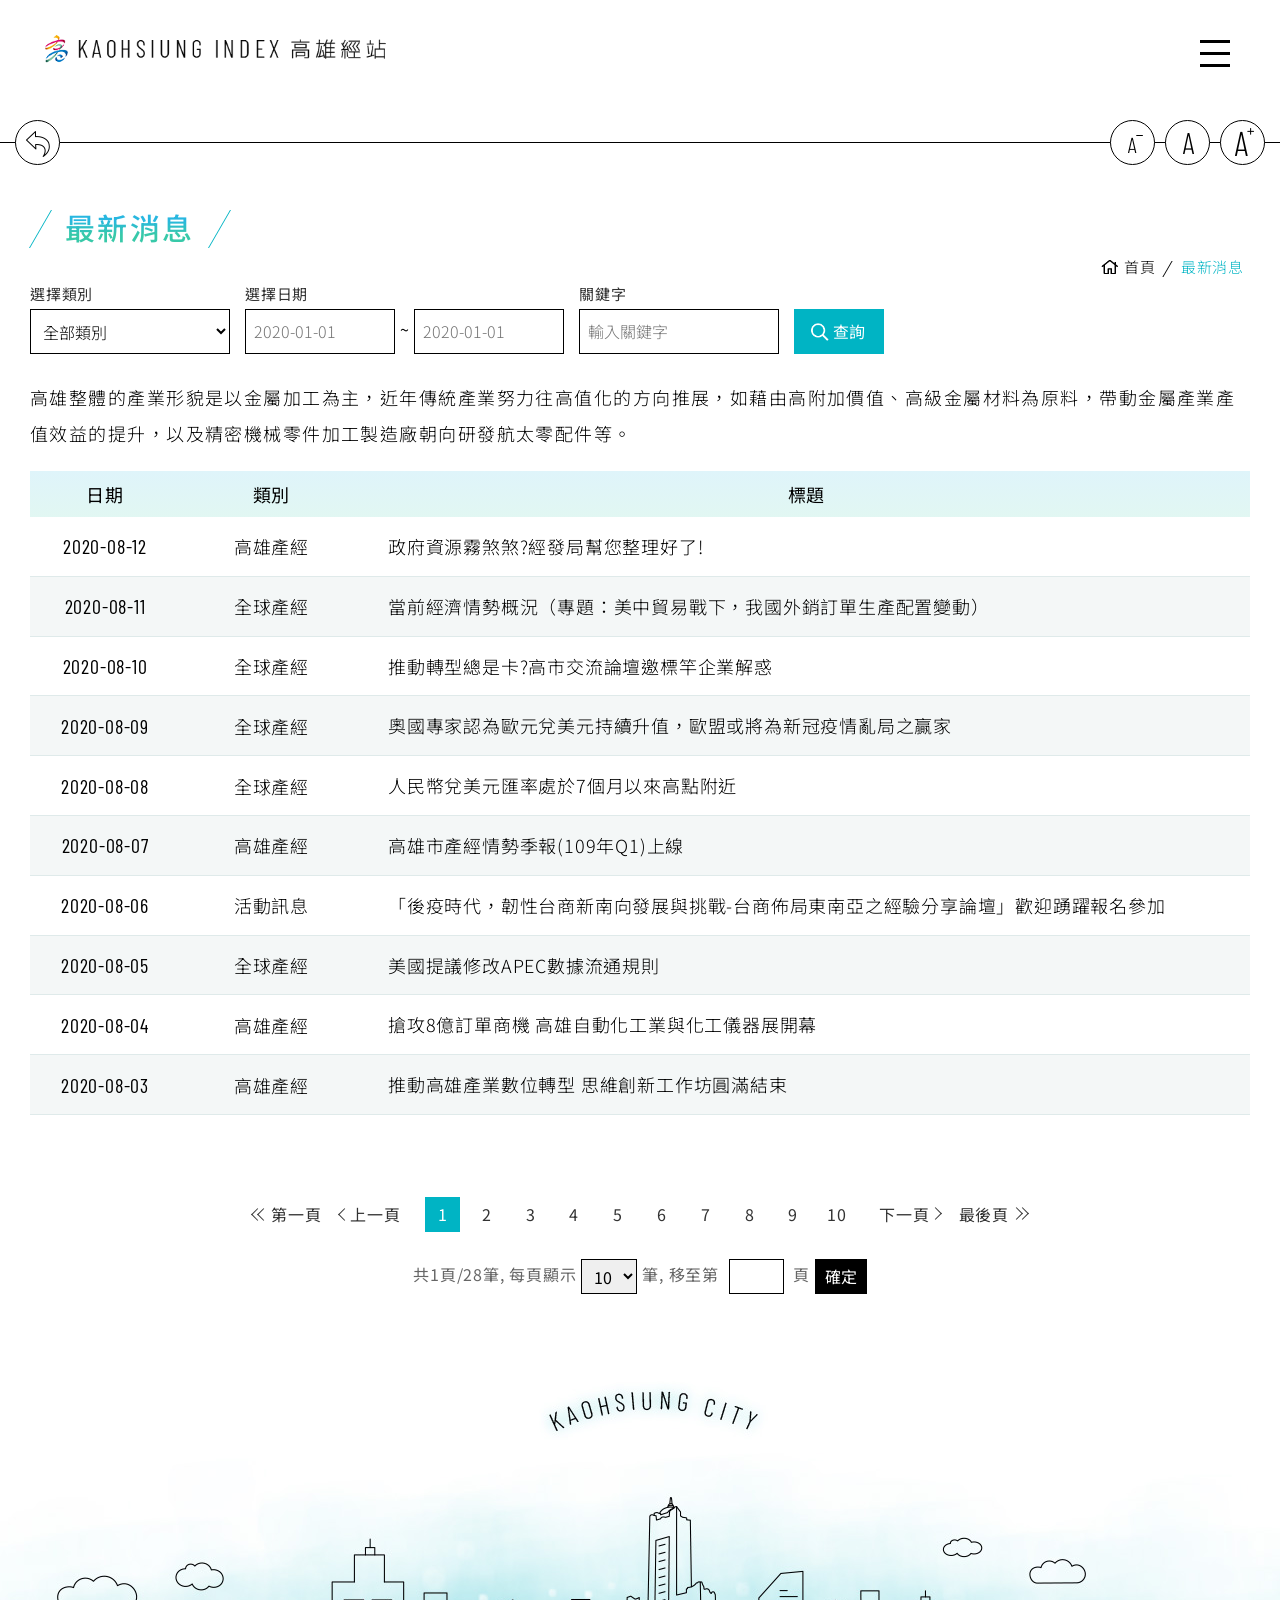
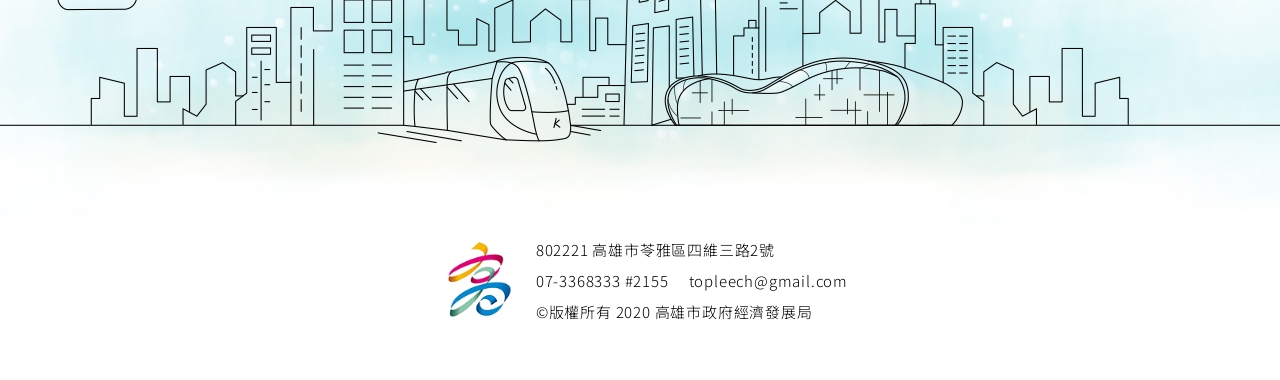
<file: kcindex/content/tw/news_list.html>
<!doctype html>
<html lang="zh-Hant-TW"><!-- InstanceBegin template="/Templates/content_tw.dwt" codeOutsideHTMLIsLocked="false" -->
<head>
<meta charset="utf-8">   
<meta http-equiv="content-language" content="zh-Hant-TW" />
<meta name="viewport" content="width=device-width, initial-scale=1.0, user-scalable=no, minimum-scale=1.0, maximum-scale=1.0" />
<meta name="apple-mobile-web-app-capable" content="yes" />   
<!-- InstanceBeginEditable name="doctitle" -->
<title>最新消息-高雄經站Kaohsiung Index</title>
<!-- InstanceEndEditable --> 
<link rel="shortcut icon" href="../../layout/tw/images/favicon.ico" type="image/x-icon"/> 
<link href="../../layout/tw/css/style.css" rel="stylesheet" type="text/css" />
<link href="../../layout/tw/css/editable_content.css" rel="stylesheet" type="text/css" />
<link href="../../layout/tw/css/content.css" rel="stylesheet" type="text/css" />

<!-- InstanceBeginEditable name="head_css" -->
<!-- InstanceEndEditable -->   

<script src="../../js/jquery-1.8.1.min.js"></script>   
<script src="../../js/jquery-iifun.js"></script> 

<!-- RWD -->
<link href="../../layout/tw/css/width_narrow.css" rel="stylesheet" type="text/css" media="only screen and (max-width: 639px)" />
<link href="../../layout/tw/css/width_wide.css" rel="stylesheet" type="text/css" media="only screen and (min-width: 640px) and (max-width: 1023px)" />
<link href="../../layout/tw/css/width_desktop.css" rel="stylesheet" type="text/css" media="only screen and (min-width: 1024px)" />

<!-- 列印 -->
<link href="../../layout/tw/css/print.css" rel="stylesheet" type="text/css" media="print" />
 
<!-- InstanceBeginEditable name="head_js" -->
<script src="../../js/jquery.datepicker.min.js"></script>
<script>
    $(function() {
        //datepicker中文檔
        $.datepicker.regional['locale'] = {
            dayNames: ['星期日', '星期一', '星期二', '星期三', '星期四', '星期五', '星期六'],
            dayNamesShort: ['周日', '周一', '周二', '周三', '周四', '周五', '周六'],
            dayNamesMin: ['日', '一', '二', '三', '四', '五', '六'],
            monthNames: ['1月', '2月', '3月', '4月', '5月', '6月', '7月', '8月', '9月', '10月', '11月', '12月'],
            monthNamesShort: ['1月', '2月', '3月', '4月', '5月', '6月', '7月', '8月', '9月', '10月', '11月', '12月'],
            prevText: '上個月',
            nextText: '下個月',
            weekHeader: '週',
            showMonthAfterYear: true,
            yearSuffix: '年',
            dateFormat: 'yy-mm-dd'
        };
        $.datepicker.setDefaults($.datepicker.regional['locale']);
        $("input.dev-calendar").datepicker({
            //可使用下拉式選單 - 月份
            changeMonth: true,
            //可使用下拉式選單 - 年份
            changeYear: true,
            onSelect: function (dateText, event) {
                $('#' + event.id).trigger('focusout');
            }
        });

    });
</script>

<script>
$(function() {  
    $('.print, .share').hide() //這一行是為了隱藏友善列印及社群分享(列表頁不須出現)，套程式時請刪除此行
    $('.font_size').addClass('test'); //模擬列印與分享隱藏時，文字大小區塊調整間距，套程式時請刪除此行
});
</script>
<!-- InstanceEndEditable -->
</head>

<body>
<!--Wrap start ========-->
<div id="Wrap">
    <!-- Header start -->
    <header id="Header"><div>
        <h1 class="logo"><a href="../../index.html" title="高雄經站Kaohsiung Index"><img src="../../layout/tw/images/logo.png" alt="高雄經站Kaohsiung Index"></a></h1>

        <!-- 漢堡選單 -->
        <div class="Menubar"><span></span></div> 
        <div class="mobileMenuWrap">
            <div class="mobileMenu"><div class="scrollWrap">
                <div class="tt">Menu</div> 
                <div class="mob_search">
                    <div class="text"><input type="text" placeholder="Search" value=""/></div>
                    <div class="btn">
                        <input type="button" value="搜尋" class="btn" title="搜尋" onclick="javascript:window.location.href ='content/tw/search_result.html'"/>
                        <span class="icon"></span>
                    </div>
                </div>  
                <ul class="menu">
                    <li><a href="news_list.html">最新消息</a></li> 
                    <li><a href="economy_01.html">產經最前線</a></li> 
                    <li><a href="javascript:void(0);">產經面面觀</a>
                        <ul>
                            <li><a href="expert_list.html">專家看高雄</a></li>
                            <!-- <li><a href="">智慧城市，高雄好YOUNG！</a></li> -->
                        </ul>
                    </li>  
                    <li><a href="javascript:void(0);">產經雲端服務</a>
                        <ul>
                            <li><a href="link_01.html">統計資訊前哨站</a></li>
                            <li><a href="link_02.html">高雄市政好站</a></li>
                            <li><a href="download_list.html">檔案下載專區</a></li>
                        </ul>
                    </li>                                                                                                  
                </ul>     
            </div></div>   
        </div>

        <!-- 桌機版選單 -->
        <nav id="Menu" class="menu_top"><div>
            <ul>
                <li><a href="news_list.html">最新消息</a></li> 
                <li><a href="economy_01.html">產經最前線</a></li> 
                <li><a href="javascript:void(0);">產經面面觀</a>
                    <ul>
                        <li><a href="expert_list.html">專家看高雄</a></li>
                        <!-- <li><a href="">智慧城市，高雄好YOUNG！</a></li> -->
                    </ul>
                </li>  
                <li><a href="javascript:void(0);">產經雲端服務</a>
                    <ul>
                        <li><a href="link_01.html">統計資訊前哨站</a></li>
                        <li><a href="link_02.html">高雄市政好站</a></li>
                        <li><a href="download_list.html">檔案下載專區</a></li>
                    </ul>
                </li> 
                <li class="search"><a href="javascript:void(0);"><span class="icon"></span></a>
                    <ul>
                        <li>
                            <div class="header_search">
                                <div class="text"><input type="text" placeholder="Search" /></div>
                                <div class="btn"><input type="button" value="搜尋" title="搜尋" onclick="javascript:window.location.href ='content/tw/search_result.html'" /><span class="icon"></span></div>
                            </div>
                        </li>
                    </ul>
                </li>                       
            </ul>
        </div></nav>     
    </div></header><!-- Header end -->
    
    <!--Center-->
	<div id="Center" class="content"><div> 
        <div class="ToolBar"><div>
            <div class="colm_left"><a href="javascript:void(0);" onclick="javascript:window.history.go(-1);" title="回上一頁" class="return"><span></span>回上一頁</a> <a href="javascript:void(0);" onclick="javascript:window.print();" onkeypress="javascript:window.print();" title="列印此頁(若連結無法使用，請改用鍵盤Ctrl+P鍵亦可列印)" class="print"><span></span>友善列印</a> </div>
            <div class="colm_right">
                <dl class="font_size">
                    <dt>字級：</dt>
                    <dd class="font_small"><a href="javascript:void(0)" title="小字級">小字級</a></dd>
                    <dd class="font_medium"><a href="javascript:void(0)" title="中字級">中字級</a></dd>
                    <dd class="font_big"><a href="javascript:void(0)" title="大字級">大字級</a></dd>
                    <noscript class="noscript">
                    若您無法使用字級縮放功能，請改用鍵盤"Ctrl"+"加號鍵"或"Ctrl"+"減號鍵"，來放大或縮小字級
                    </noscript>
                </dl>
                <dl class="share">
                    <dt>分享：</dt>
                    <dd class="facebook"><a title="分享到Facebook(開新視窗)" href="https://www.facebook.com/sharer/sharer.php?u=網址" target="_blank">分享到Facebook</a></dd>
                    <dd class="twitter"><a title="分享到Twitter(開新視窗)" href="https://twitter.com/intent/tweet?url=網址&amp;text=標題" target="_blank">分享到Twitter</a></dd>
                    <dd class="line"><a title="分享到Line(開新視窗)" href="" target="_blank">分享到Line</a></dd>
                    <noscript class="noscript">
                        當SCRIPT關閉時,請點選以下連結：
                        <a href="https://www.facebook.com/" target="_blank" title="(開新視窗)">Facebook</a>
                        <a href="https://twitter.com/" target="_blank" title="(開新視窗)">Twitter</a>
                        <a href="https://line.me/" target="_blank" title="(開新視窗)">Line</a>
                    </noscript>
                </dl>
            </div>                  
          </div></div> 
  
        <div id="Content">    
            <div class="PageTitle"> 
                <h2><!-- InstanceBeginEditable name="PageTitle" -->最新消息<!-- InstanceEndEditable --></h2>
            </div>           
            <div id="Breadcrumbs">
                <ul>
                    <li><a href="../../index.html">首頁</a></li>
                    <!-- InstanceBeginEditable name="breadcrumbs" -->
                    <li><a href="javascript:void(0)">最新消息</a></li>
                    <!-- InstanceEndEditable -->
                </ul>
            </div>                 
            <!-- InstanceBeginEditable name="content" -->
            <div class="ListSearch FormElmt"><div>
                <div class="item">
                    <div class="label">選擇類別</div>
                    <div class="cont">
                        <select title="全部類別" class="w200">
                            <option>全部類別</option>
                            <option>分類1</option>
                            <option>分類2</option>
                        </select>
                    </div>
                </div>
                <div class="item">
                    <div class="label">選擇日期</div>
                    <div class="cont">
                        <input type="text" placeholder="2020-01-01" title="開始日期" class="dev-calendar" />
                        ~
                        <input type="text" placeholder="2020-01-01" title="結束日期" class="dev-calendar" />
                    </div>
                </div>
                <div class="item">
                    <div class="label">關鍵字</div>
                    <div class="cont">
                        <input type="text" placeholder="輸入關鍵字" title="輸入關鍵字" class="w200">
                    </div>
                </div>
                <div class="BtnCommon"><div>
                    <span><input type="submit" value="查詢"></span>
                </div></div>
            </div></div>

            <div class="editable_content">
                <p>高雄整體的產業形貌是以金屬加工為主，近年傳統產業努力往高值化的方向推展，如藉由高附加價值、高級金屬材料為原料，帶動金屬產業產值效益的提升，以及精密機械零件加工製造廠朝向研發航太零配件等。</p>
            </div>

            <div class="ListTable">
                <table class="rwdTable">
                    <tr>
                        <th class="date">日期</th>
                        <th class="cat">類別</th>
                        <th class="title">標題</th>
                    </tr>
                    <tr>
                        <td class="date">2020-08-12</td>
                        <td class="cat">高雄產經</td>
                        <td class="title"><a href="news_cont.html">政府資源霧煞煞?經發局幫您整理好了!</a></td>
                    </tr>
                    <tr>
                        <td class="date">2020-08-11</td>
                        <td class="cat">全球產經</td>
                        <td class="title"><a href="news_cont.html">當前經濟情勢概況（專題：美中貿易戰下，我國外銷訂單生產配置變動）</a></td>
                    </tr>
                    <tr>
                        <td class="date">2020-08-10</td>
                        <td class="cat">全球產經</td>
                        <td class="title"><a href="news_cont.html">推動轉型總是卡?高市交流論壇邀標竿企業解惑</a></td>
                    </tr>
                    <tr>
                        <td class="date">2020-08-09</td>
                        <td class="cat">全球產經</td>
                        <td class="title"><a href="news_cont.html">奧國專家認為歐元兌美元持續升值，歐盟或將為新冠疫情亂局之贏家</a></td>
                    </tr>
                    <tr>
                        <td class="date">2020-08-08</td>
                        <td class="cat">全球產經</td>
                        <td class="title"><a href="news_cont.html">人民幣兌美元匯率處於7個月以來高點附近</a></td>
                    </tr>
                    <tr>
                        <td class="date">2020-08-07</td>
                        <td class="cat">高雄產經</td>
                        <td class="title"><a href="news_cont.html">高雄市產經情勢季報(109年Q1)上線</a></td>
                    </tr>                 
                    <tr>
                        <td class="date">2020-08-06</td>
                        <td class="cat">活動訊息</td>
                        <td class="title"><a href="news_cont.html">「後疫時代，韌性台商新南向發展與挑戰-台商佈局東南亞之經驗分享論壇」歡迎踴躍報名參加</a></td>
                    </tr>
                    <tr>
                        <td class="date">2020-08-05</td>
                        <td class="cat">全球產經</td>
                        <td class="title"><a href="news_cont.html">美國提議修改APEC數據流通規則</a></td>
                    </tr>
                    <tr>
                        <td class="date">2020-08-04</td>
                        <td class="cat">高雄產經</td>
                        <td class="title"><a href="news_cont.html">搶攻8億訂單商機 高雄自動化工業與化工儀器展開幕</a></td>
                    </tr>
                    <tr>
                        <td class="date">2020-08-03</td>
                        <td class="cat">高雄產經</td>
                        <td class="title"><a href="news_cont.html">推動高雄產業數位轉型 思維創新工作坊圓滿結束</a></td>
                    </tr>         
                </table>
            </div>
            
            <!-- 頁碼 -->
            <div id="Pagination">
                <div class="pages">
                    <a href="javascript:void(0)" class="first" title="第一頁">第一頁</a> 
                    <a href="javascript:void(0)" class="prev" title="上一頁">上一頁</a> 
                    <a href="javascript:void(0)" class="current">1/28</a> 
                    <a href="javascript:void(0)" class="focuz">1</a> 
                    <a href="javascript:void(0)">2</a> 
                    <a href="javascript:void(0)">3</a> 
                    <a href="javascript:void(0)">4</a> 
                    <a href="javascript:void(0)">5</a> 
                    <a href="javascript:void(0)">6</a> 
                    <a href="javascript:void(0)">7</a> 
                    <a href="javascript:void(0)">8</a> 
                    <a href="javascript:void(0)">9</a> 
                    <a href="javascript:void(0)">10</a> 
                    <a href="javascript:void(0)" class="next" title="下一頁">下一頁</a> 
                    <a href="javascript:void(0)" class="last" title="最後頁">最後頁</a> 
                </div>
                <div class="setting">共1頁/28筆,&nbsp;每頁顯示
                    <select title="每頁顯示筆數">
                        <option selected="selected">10</option>
                        <option>20</option>
                        <option>30</option>
                    </select>
                    筆,
                    移至第&nbsp;
                    <input type="text" title="移至第幾頁"/>
                    &nbsp;頁
                    <input type="button" value="確定" />
                </div>
            </div>
			<!-- InstanceEndEditable --> 
         </div> 
    </div></div><!--id="Center" END-->
    
	<!-- InstanceBeginEditable name="popupBox" --> 
    <!-- InstanceEndEditable --> 
    
    <div class="BtnTop"><a href="#" title="回最上層">TOP</a></div>

    <!--Footer-->
    <footer id="Footer">   
        <!-- 高雄城市形象區塊 -->
        <div class="img_content_kscity"></div>   
        <div class="ft_info">
            <div class="imgbox"><a href="https://www.kcg.gov.tw/Default.aspx" title="高雄市政府全球資訊網" target="_blank"><img src="../../layout/tw/images/img_footer_logo.png" alt="高雄市政府全球資訊網"></a></div>
            <div class="contbox">
                <div class="item">802221 高雄市苓雅區四維三路2號</div>
                <div class="item"><span>07-3368333 #2155</span><span>topleech@gmail.com</span></div>
                <div class="item">©版權所有 2020 <a href="https://edbkcg.kcg.gov.tw/" target="_blank" title="高雄市政府經濟發展局">高雄市政府經濟發展局</a></div>   
            </div>
        </div>
    </footer>
 
<!--下列css及網頁大集合連結為測試資料,套程式時請刪除-->
    <div class="ifun_text_menu">
        <ul>
            <li><a href="">Menu</a>
                <ul>
                    <li><a href="../../index.html">首頁</a></li>
                    <li><a href="news_cont.html">單篇</a></li>
                    <li><a href="news_list.html">文字列表</a></li>         
                    <li><a href="pic_list.html">圖文列表</a></li>
                    <li><a href="expert_list.html">專家看高雄-列表</a></li>
                    <li><a href="expert_cont.html">專家看高雄-內容</a></li>
                    <li><a href="economy_01.html">產經最前線-物價概況</a></li>
                    <li><a href="economy_02.html">產經最前線-投資概況</a></li>
                    <li><a href="link_01.html">相關連結-統計資訊前哨站</a></li>
                    <li><a href="link_02.html">相關連結-高雄市政好站</a></li>
                    <li><a href="download_list.html">檔案下載專區</a></li>
                    <li><a href="search_result.html">搜尋結果</a></li>
                </ul>
            </li>
        </ul>
    </div>
<!--網頁大集合end-->

</div><!--Wrap end========-->
</body>
<!-- InstanceEnd --></html>
</file>
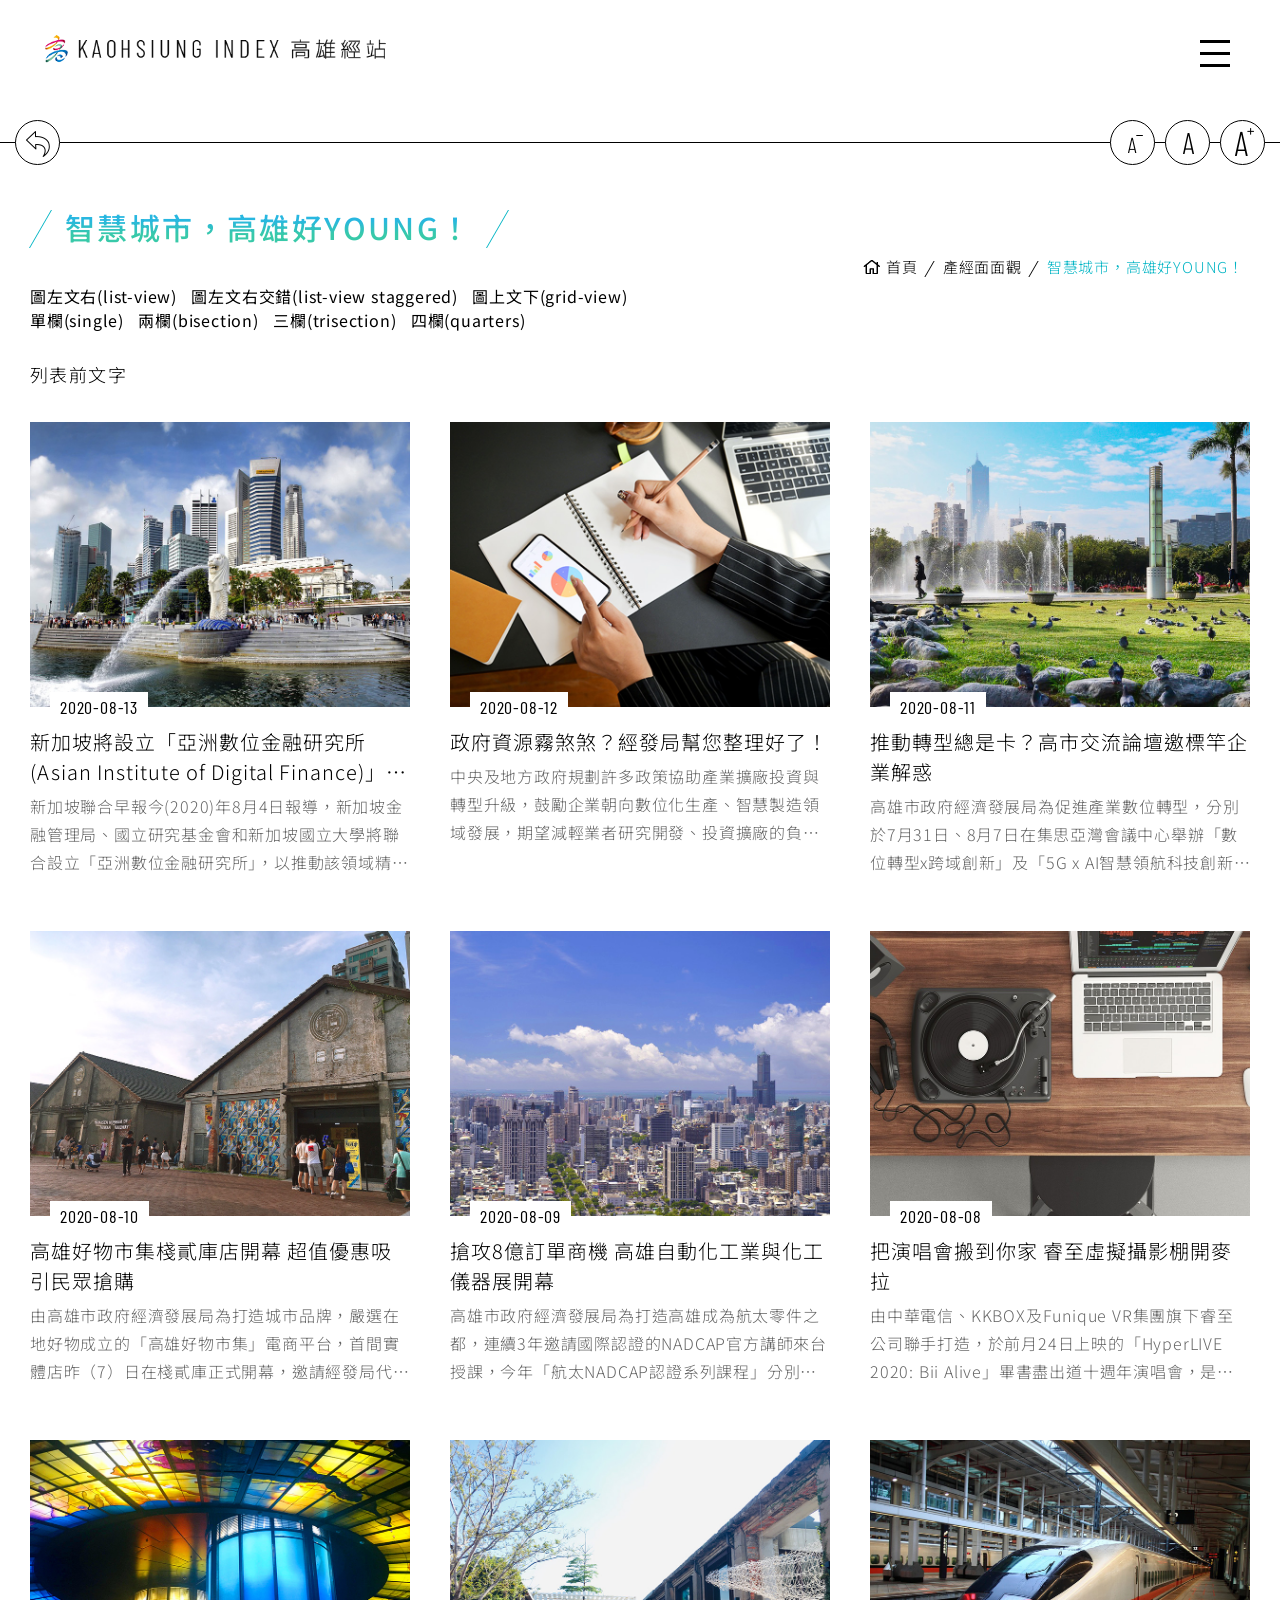
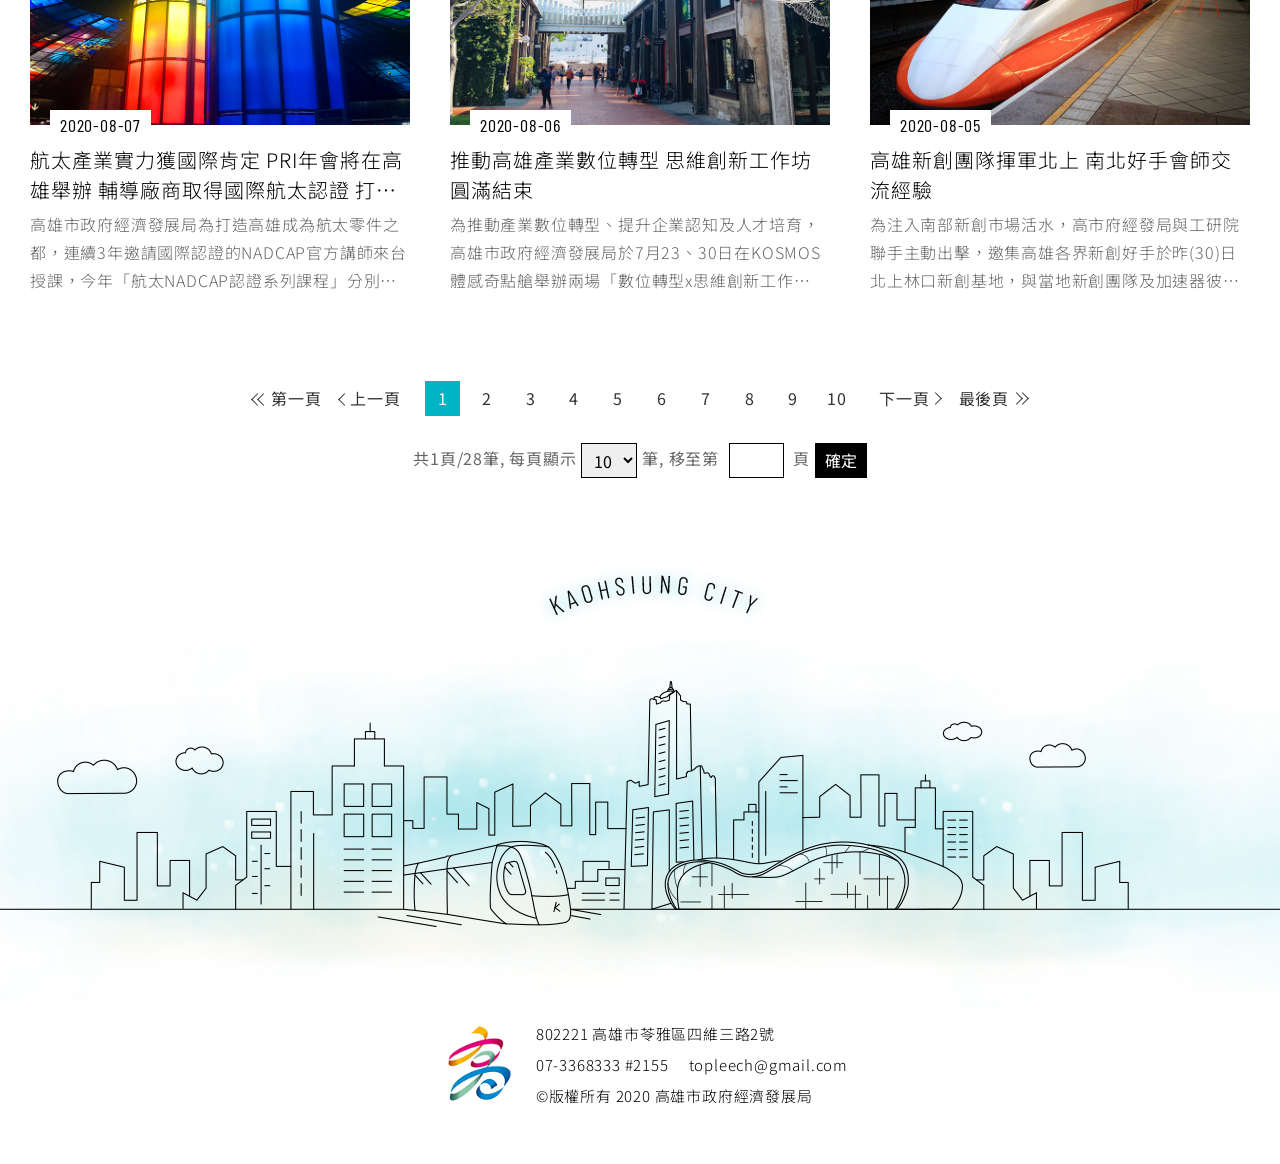
<file: kcindex/content/tw/pic_list.html>
<!doctype html>
<html lang="zh-Hant-TW"><!-- InstanceBegin template="/Templates/content_tw.dwt" codeOutsideHTMLIsLocked="false" -->
<head>
<meta charset="utf-8">   
<meta http-equiv="content-language" content="zh-Hant-TW" />
<meta name="viewport" content="width=device-width, initial-scale=1.0, user-scalable=no, minimum-scale=1.0, maximum-scale=1.0" />
<meta name="apple-mobile-web-app-capable" content="yes" />   
<!-- InstanceBeginEditable name="doctitle" -->
<title>最新消息-高雄經站Kaohsiung Index</title>
<!-- InstanceEndEditable --> 
<link rel="shortcut icon" href="../../layout/tw/images/favicon.ico" type="image/x-icon"/> 
<link href="../../layout/tw/css/style.css" rel="stylesheet" type="text/css" />
<link href="../../layout/tw/css/editable_content.css" rel="stylesheet" type="text/css" />
<link href="../../layout/tw/css/content.css" rel="stylesheet" type="text/css" />

<!-- InstanceBeginEditable name="head_css" -->
<!-- InstanceEndEditable -->   

<script src="../../js/jquery-1.8.1.min.js"></script>   
<script src="../../js/jquery-iifun.js"></script> 

<!-- RWD -->
<link href="../../layout/tw/css/width_narrow.css" rel="stylesheet" type="text/css" media="only screen and (max-width: 639px)" />
<link href="../../layout/tw/css/width_wide.css" rel="stylesheet" type="text/css" media="only screen and (min-width: 640px) and (max-width: 1023px)" />
<link href="../../layout/tw/css/width_desktop.css" rel="stylesheet" type="text/css" media="only screen and (min-width: 1024px)" />

<!-- 列印 -->
<link href="../../layout/tw/css/print.css" rel="stylesheet" type="text/css" media="print" />
 
<!-- InstanceBeginEditable name="head_js" -->
<script>
$(function() {  
    $('.print, .share').hide() //這一行是為了隱藏友善列印及社群分享(列表頁不須出現)，套程式時請刪除此行
    $('.font_size').addClass('test'); //模擬列印與分享隱藏時，文字大小區塊調整間距，套程式時請刪除此行
});
</script>
<!-- InstanceEndEditable -->
</head>

<body>
<!--Wrap start ========-->
<div id="Wrap">
    <!-- Header start -->
    <header id="Header"><div>
        <h1 class="logo"><a href="../../index.html" title="高雄經站Kaohsiung Index"><img src="../../layout/tw/images/logo.png" alt="高雄經站Kaohsiung Index"></a></h1>

        <!-- 漢堡選單 -->
        <div class="Menubar"><span></span></div> 
        <div class="mobileMenuWrap">
            <div class="mobileMenu"><div class="scrollWrap">
                <div class="tt">Menu</div> 
                <div class="mob_search">
                    <div class="text"><input type="text" placeholder="Search" value=""/></div>
                    <div class="btn">
                        <input type="button" value="搜尋" class="btn" title="搜尋" onclick="javascript:window.location.href ='content/tw/search_result.html'"/>
                        <span class="icon"></span>
                    </div>
                </div>  
                <ul class="menu">
                    <li><a href="news_list.html">最新消息</a></li> 
                    <li><a href="economy_01.html">產經最前線</a></li> 
                    <li><a href="javascript:void(0);">產經面面觀</a>
                        <ul>
                            <li><a href="expert_list.html">專家看高雄</a></li>
                            <!-- <li><a href="">智慧城市，高雄好YOUNG！</a></li> -->
                        </ul>
                    </li>  
                    <li><a href="javascript:void(0);">產經雲端服務</a>
                        <ul>
                            <li><a href="link_01.html">統計資訊前哨站</a></li>
                            <li><a href="link_02.html">高雄市政好站</a></li>
                            <li><a href="download_list.html">檔案下載專區</a></li>
                        </ul>
                    </li>                                                                                                  
                </ul>     
            </div></div>   
        </div>

        <!-- 桌機版選單 -->
        <nav id="Menu" class="menu_top"><div>
            <ul>
                <li><a href="news_list.html">最新消息</a></li> 
                <li><a href="economy_01.html">產經最前線</a></li> 
                <li><a href="javascript:void(0);">產經面面觀</a>
                    <ul>
                        <li><a href="expert_list.html">專家看高雄</a></li>
                        <!-- <li><a href="">智慧城市，高雄好YOUNG！</a></li> -->
                    </ul>
                </li>  
                <li><a href="javascript:void(0);">產經雲端服務</a>
                    <ul>
                        <li><a href="link_01.html">統計資訊前哨站</a></li>
                        <li><a href="link_02.html">高雄市政好站</a></li>
                        <li><a href="download_list.html">檔案下載專區</a></li>
                    </ul>
                </li> 
                <li class="search"><a href="javascript:void(0);"><span class="icon"></span></a>
                    <ul>
                        <li>
                            <div class="header_search">
                                <div class="text"><input type="text" placeholder="Search" /></div>
                                <div class="btn"><input type="button" value="搜尋" title="搜尋" onclick="javascript:window.location.href ='content/tw/search_result.html'" /><span class="icon"></span></div>
                            </div>
                        </li>
                    </ul>
                </li>                       
            </ul>
        </div></nav>     
    </div></header><!-- Header end -->
    
    <!--Center-->
	<div id="Center" class="content"><div> 
        <div class="ToolBar"><div>
            <div class="colm_left"><a href="javascript:void(0);" onclick="javascript:window.history.go(-1);" title="回上一頁" class="return"><span></span>回上一頁</a> <a href="javascript:void(0);" onclick="javascript:window.print();" onkeypress="javascript:window.print();" title="列印此頁(若連結無法使用，請改用鍵盤Ctrl+P鍵亦可列印)" class="print"><span></span>友善列印</a> </div>
            <div class="colm_right">
                <dl class="font_size">
                    <dt>字級：</dt>
                    <dd class="font_small"><a href="javascript:void(0)" title="小字級">小字級</a></dd>
                    <dd class="font_medium"><a href="javascript:void(0)" title="中字級">中字級</a></dd>
                    <dd class="font_big"><a href="javascript:void(0)" title="大字級">大字級</a></dd>
                    <noscript class="noscript">
                    若您無法使用字級縮放功能，請改用鍵盤"Ctrl"+"加號鍵"或"Ctrl"+"減號鍵"，來放大或縮小字級
                    </noscript>
                </dl>
                <dl class="share">
                    <dt>分享：</dt>
                    <dd class="facebook"><a title="分享到Facebook(開新視窗)" href="https://www.facebook.com/sharer/sharer.php?u=網址" target="_blank">分享到Facebook</a></dd>
                    <dd class="twitter"><a title="分享到Twitter(開新視窗)" href="https://twitter.com/intent/tweet?url=網址&amp;text=標題" target="_blank">分享到Twitter</a></dd>
                    <dd class="line"><a title="分享到Line(開新視窗)" href="" target="_blank">分享到Line</a></dd>
                    <noscript class="noscript">
                        當SCRIPT關閉時,請點選以下連結：
                        <a href="https://www.facebook.com/" target="_blank" title="(開新視窗)">Facebook</a>
                        <a href="https://twitter.com/" target="_blank" title="(開新視窗)">Twitter</a>
                        <a href="https://line.me/" target="_blank" title="(開新視窗)">Line</a>
                    </noscript>
                </dl>
            </div>                  
          </div></div> 
  
        <div id="Content">    
            <div class="PageTitle"> 
                <h2><!-- InstanceBeginEditable name="PageTitle" -->智慧城市，高雄好YOUNG！<!-- InstanceEndEditable --></h2>
            </div>           
            <div id="Breadcrumbs">
                <ul>
                    <li><a href="../../index.html">首頁</a></li>
                    <!-- InstanceBeginEditable name="breadcrumbs" -->
                    <li><a href="javascript:void(0)">產經面面觀</a></li>
                    <li><a href="javascript:void(0)">智慧城市，高雄好YOUNG！</a></li>
                    <!-- InstanceEndEditable -->
                </ul>
            </div>                 
            <!-- InstanceBeginEditable name="content" -->

            <!--測試用，套程式時請刪除-->
            <script type="text/javascript">
                $(function() {
                    $('.list_switch .list-view').click(function(){
                        $('.ListPicText').addClass('list-view single').removeClass('grid-view bisection trisection quarters staggered')
                    });
                    $('.list_switch .staggered').click(function(){
                        $('.ListPicText').addClass('list-view single staggered').removeClass('grid-view bisection trisection quarters')
                    });
                    $('.list_switch .grid-view').click(function(){
                        $('.ListPicText').addClass('grid-view trisection').removeClass('list-view single bisection quarters staggered')
                    });
                    
                    $('.list_switch .single').click(function(){
                        $('.ListPicText').addClass('single').removeClass('bisection trisection quarters staggered')
                    });
                    $('.list_switch .bisection').click(function(){
                        $('.ListPicText').addClass('bisection').removeClass('single trisection quarters staggered')
                    });
                    $('.list_switch .trisection').click(function(){
                        $('.ListPicText').addClass('trisection').removeClass('single bisection quarters staggered')
                    });
                    $('.list_switch .quarters').click(function(){
                        $('.ListPicText').addClass('quarters').removeClass('single bisection trisection staggered')
                    });
                    
                    $('.list_switch span').click(function(){
                        $('.eqHeight').each(function() {
                            $(this).children('.item').matchHeight('update');
                        });
                    });
                });
            </script>

            <div class="list_switch">
                <span class="list-view">圖左文右(list-view)</span>&nbsp;&nbsp;
                <span class="staggered">圖左文右交錯(list-view staggered)</span>&nbsp;&nbsp;
                <span class="grid-view">圖上文下(grid-view)</span><br />
                <span class="single">單欄(single)</span>&nbsp;&nbsp;
                <span class="bisection">兩欄(bisection)</span>&nbsp;&nbsp;
                <span class="trisection">三欄(trisection)</span>&nbsp;&nbsp;
                <span class="quarters">四欄(quarters)</span>
            </div>
            <br>

            <div class="editable_content">
                <p>列表前文字</p>
            </div>

            <div class="ListPicText grid-view trisection"><div class="eqHeight">
                <div class="item"><div>
                    <div class="img"><a href="news_cont.html"><div style="background-image: url(../../layout/01.jpg);"></div></a></div>
                    <div class="cont">
                        <div class="date">2020-08-13</div>
                        <div class="title"><a href="">新加坡將設立「亞洲數位金融研究所(Asian Institute of Digital Finance)」以推動相關技能</a></div>
                        <div class="desc">
                            新加坡聯合早報今(2020)年8月4日報導，新加坡金融管理局、國立研究基金會和新加坡國立大學將聯合設立「亞洲數位金融研究所」，以推動該領域精深技能發展，支撐亞洲數位金融服務業。該研究所預計於今年底正式投入運作，負責強化數位金融領域的教學、研究與企業界間的合作效益。                        
                        </div>                              
                    </div>  
                </div></div>
                <div class="item"><div>
                    <div class="img"><a href="news_cont.html"><div style="background-image: url(../../layout/02.jpg);"></div></a></div>
                    <div class="cont">
                        <div class="date">2020-08-12</div>
                        <div class="title"><a href="">政府資源霧煞煞？經發局幫您整理好了！</a></div>
                        <div class="desc">
                            中央及地方政府規劃許多政策協助產業擴廠投資與轉型升級，鼓勵企業朝向數位化生產、智慧製造領域發展，期望減輕業者研究開發、投資擴廠的負擔，但計畫太多讓各位產業先進不知從何著手？                        
                        </div>                              
                    </div>  
                </div></div>
                <div class="item"><div>
                    <div class="img"><a href="news_cont.html"><div style="background-image: url(../../layout/03.jpg);"></div></a></div>
                    <div class="cont">
                        <div class="date">2020-08-11</div>
                        <div class="title"><a href="news_cont.html">推動轉型總是卡？高市交流論壇邀標竿企業解惑</a></div>
                        <div class="desc">
                            高雄市政府經濟發展局為促進產業數位轉型，分別於7月31日、8月7日在集思亞灣會議中心舉辦「數位轉型x跨域創新」及「5G x AI智慧領航科技創新」等2場交流論壇，邀請6家業界數位標竿企業分享成功轉型經驗及過程，協助業者解決轉型問題，並邀請體感、傳產、婚慶等業界菁英參與，藉此推動跨界媒合、促進商業交流。                        
                        </div>                              
                    </div>  
                </div></div>
                <div class="item"><div>
                    <div class="img"><a href="news_cont.html"><div style="background-image: url(../../layout/04.jpg);"></div></a></div>
                    <div class="cont">
                        <div class="date">2020-08-10</div>
                        <div class="title"><a href="news_cont.html">高雄好物市集棧貳庫店開幕 超值優惠吸引民眾搶購</a></div>
                        <div class="desc">
                            由高雄市政府經濟發展局為打造城市品牌，嚴選在地好物成立的「高雄好物市集」電商平台，首間實體店昨（7）日在棧貳庫正式開幕，邀請經發局代理局長王宏榮、高雄港區土地開發公司董事長沈妙姿、財團法人商業發展研究院副院長張皇珍共同剪綵，王宏榮更擔任一日快閃店長，親自力推在地優選產品。                      
                        </div>                              
                    </div>  
                </div></div>
                <div class="item"><div>
                    <div class="img"><a href=""><div style="background-image: url(../../layout/05.jpg);"></div></a></div>
                    <div class="cont">
                        <div class="date">2020-08-09</div>
                        <div class="title"><a href="news_cont.html">搶攻8億訂單商機 高雄自動化工業與化工儀器展開幕</a></div>
                        <div class="desc">
                            高雄市政府經濟發展局為打造高雄成為航太零件之都，連續3年邀請國際認證的NADCAP官方講師來台授課，今年「航太NADCAP認證系列課程」分別於7月28、29日及8月27、28日，在經濟部傳統產業創新加值中心開辦，因疫情影響，本次課程採視訊授課，共有「化學處理」及「熱處理」等兩大主題課程， 7月29日化學處理課程結束，並舉辦授證儀式，計有駐龍、公準、漢翔、晟田、朝宇、嘉華盛、穎明等7家高雄廠商以及亞航1間台南廠商獲頒證書，為搶攻國際航太零件製造市場作好準備。                       
                        </div>                              
                    </div>  
                </div></div>
                <div class="item"><div>
                    <div class="img"><a href=""><div style="background-image: url(../../layout/06.jpg);"></div></a></div>
                    <div class="cont">
                        <div class="date">2020-08-08</div>
                        <div class="title"><a href="news_cont.html">把演唱會搬到你家 睿至虛擬攝影棚開麥拉</a></div>
                        <div class="desc">
                            由中華電信、KKBOX及Funique VR集團旗下睿至公司聯手打造，於前月24日上映的「HyperLIVE 2020: Bii Alive」畢書盡出道十週年演唱會，是國內首度舉辦的大型虛擬實境表演，透過VR即時合成技術讓歌手從漫天粉色星光的星球上緩步走來，塑造彷彿只為你一人而唱的沉浸感受，未來民眾只要在家戴上VR頭盔連上網路，即可享受一場超高規格的視聽饗宴。                
                        </div>                              
                    </div>  
                </div></div>  
                <div class="item"><div>
                    <div class="img"><a href=""><div style="background-image: url(../../layout/07.jpg);"></div></a></div>
                    <div class="cont">
                        <div class="date">2020-08-07</div>
                        <div class="title"><a href="news_cont.html">航太產業實力獲國際肯定 PRI年會將在高雄舉辦 輔導廠商取得國際航太認證 打造高雄成航太零件之都</a></div>
                        <div class="desc">
                            高雄市政府經濟發展局為打造高雄成為航太零件之都，連續3年邀請國際認證的NADCAP官方講師來台授課，今年「航太NADCAP認證系列課程」分別於7月28、29日及8月27、28日，在經濟部傳統產業創新加值中心開辦，因疫情影響，本次課程採視訊授課，共有「化學處理」及「熱處理」等兩大主題課程                        
                        </div>                              
                    </div>  
                </div></div>
                <div class="item"><div>
                    <div class="img"><a href=""><div style="background-image: url(../../layout/08.jpg);"></div></a></div>
                    <div class="cont">
                        <div class="date">2020-08-06</div>
                        <div class="title"><a href="news_cont.html">推動高雄產業數位轉型 思維創新工作坊圓滿結束</a></div>
                        <div class="desc">
                            為推動產業數位轉型、提升企業認知及人才培育，高雄市政府經濟發展局於7月23、30日在KOSMOS體感奇點艙舉辦兩場「數位轉型x思維創新工作坊」，開放製造業及服務業主管免費參與，邀請包含遠東機械集團、全家便利商店和資策會服創、產研所等單位產經專家分享數位轉型經驗及做法，幫助企業快速邁入數位化時代。                        
                        </div>                              
                    </div>  
                </div></div>  
                <div class="item"><div>
                    <div class="img"><a href=""><div style="background-image: url(../../layout/09.jpg);"></div></a></div>
                    <div class="cont">
                        <div class="date">2020-08-05</div>
                        <div class="title"><a href="news_cont.html">高雄新創團隊揮軍北上 南北好手會師交流經驗</a></div>
                        <div class="desc">
                            為注入南部新創市場活水，高市府經發局與工研院聯手主動出擊，邀集高雄各界新創好手於昨(30)日北上林口新創基地，與當地新創團隊及加速器彼此交流，期藉由連結南北13個新創機構的輔導資源，建立資源共享、強強聯手的默契，奠定實務合作基礎，打造臺灣新創生態圈。                        
                        </div>                              
                    </div>  
                </div></div>  
            </div></div>
     
            <!-- 頁碼 -->
            <div id="Pagination">
                <div class="pages">
                    <a href="javascript:void(0)" class="first" title="第一頁">第一頁</a> 
                    <a href="javascript:void(0)" class="prev" title="上一頁">上一頁</a> 
                    <a href="javascript:void(0)" class="current">1/28</a> 
                    <a href="javascript:void(0)" class="focuz">1</a> 
                    <a href="javascript:void(0)">2</a> 
                    <a href="javascript:void(0)">3</a> 
                    <a href="javascript:void(0)">4</a> 
                    <a href="javascript:void(0)">5</a> 
                    <a href="javascript:void(0)">6</a> 
                    <a href="javascript:void(0)">7</a> 
                    <a href="javascript:void(0)">8</a> 
                    <a href="javascript:void(0)">9</a> 
                    <a href="javascript:void(0)">10</a> 
                    <a href="javascript:void(0)" class="next" title="下一頁">下一頁</a> 
                    <a href="javascript:void(0)" class="last" title="最後頁">最後頁</a> 
                </div>
                <div class="setting">共1頁/28筆,&nbsp;每頁顯示
                    <select title="每頁顯示筆數">
                        <option selected="selected">10</option>
                        <option>20</option>
                        <option>30</option>
                    </select>
                    筆,
                    移至第&nbsp;
                    <input type="text" title="移至第幾頁"/>
                    &nbsp;頁
                    <input type="button" value="確定" />
                </div>
            </div>
			<!-- InstanceEndEditable --> 
         </div> 
    </div></div><!--id="Center" END-->
    
	<!-- InstanceBeginEditable name="popupBox" --> 
    <!-- InstanceEndEditable --> 
    
    <div class="BtnTop"><a href="#" title="回最上層">TOP</a></div>

    <!--Footer-->
    <footer id="Footer">   
        <!-- 高雄城市形象區塊 -->
        <div class="img_content_kscity"></div>   
        <div class="ft_info">
            <div class="imgbox"><a href="https://www.kcg.gov.tw/Default.aspx" title="高雄市政府全球資訊網" target="_blank"><img src="../../layout/tw/images/img_footer_logo.png" alt="高雄市政府全球資訊網"></a></div>
            <div class="contbox">
                <div class="item">802221 高雄市苓雅區四維三路2號</div>
                <div class="item"><span>07-3368333 #2155</span><span>topleech@gmail.com</span></div>
                <div class="item">©版權所有 2020 <a href="https://edbkcg.kcg.gov.tw/" target="_blank" title="高雄市政府經濟發展局">高雄市政府經濟發展局</a></div>   
            </div>
        </div>
    </footer>
 
<!--下列css及網頁大集合連結為測試資料,套程式時請刪除-->
    <div class="ifun_text_menu">
        <ul>
            <li><a href="">Menu</a>
                <ul>
                    <li><a href="../../index.html">首頁</a></li>
                    <li><a href="news_cont.html">單篇</a></li>
                    <li><a href="news_list.html">文字列表</a></li>         
                    <li><a href="pic_list.html">圖文列表</a></li>
                    <li><a href="expert_list.html">專家看高雄-列表</a></li>
                    <li><a href="expert_cont.html">專家看高雄-內容</a></li>
                    <li><a href="economy_01.html">產經最前線-物價概況</a></li>
                    <li><a href="economy_02.html">產經最前線-投資概況</a></li>
                    <li><a href="link_01.html">相關連結-統計資訊前哨站</a></li>
                    <li><a href="link_02.html">相關連結-高雄市政好站</a></li>
                    <li><a href="download_list.html">檔案下載專區</a></li>
                    <li><a href="search_result.html">搜尋結果</a></li>
                </ul>
            </li>
        </ul>
    </div>
<!--網頁大集合end-->

</div><!--Wrap end========-->
</body>
<!-- InstanceEnd --></html>
</file>
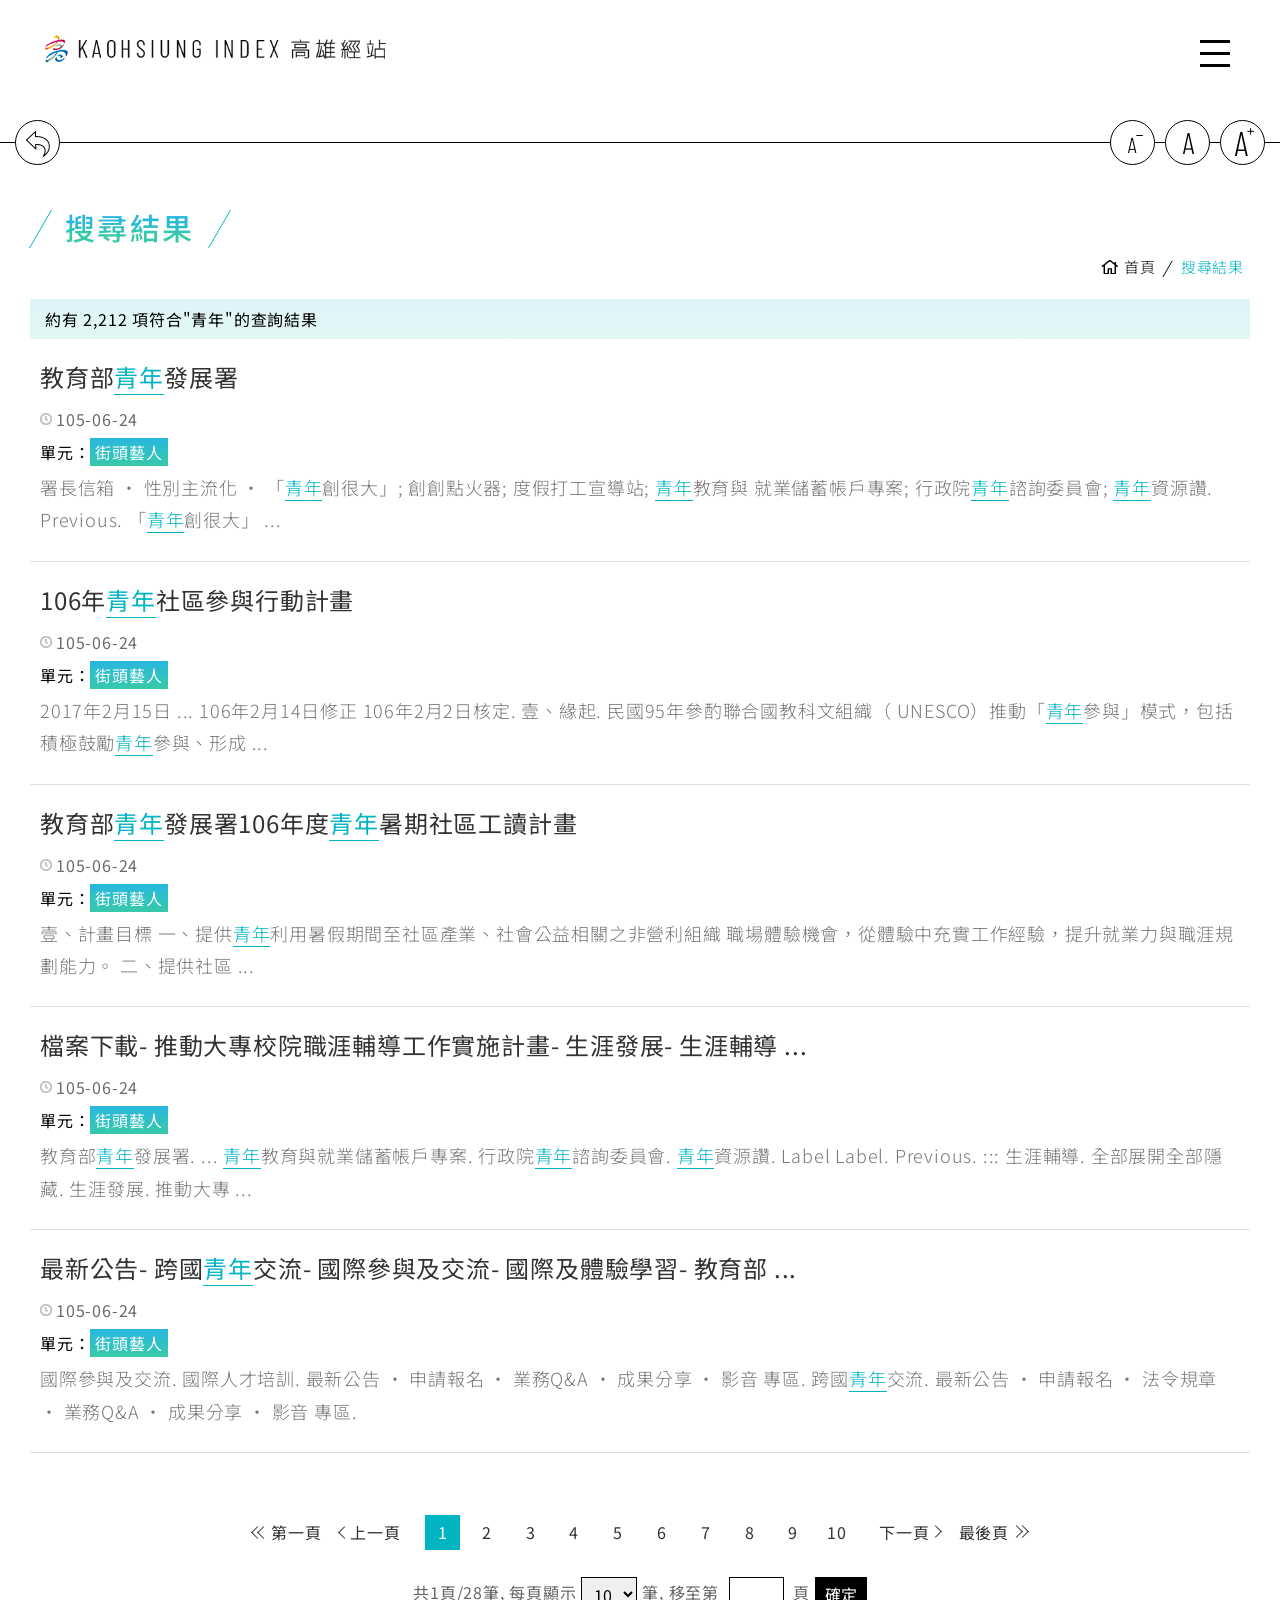
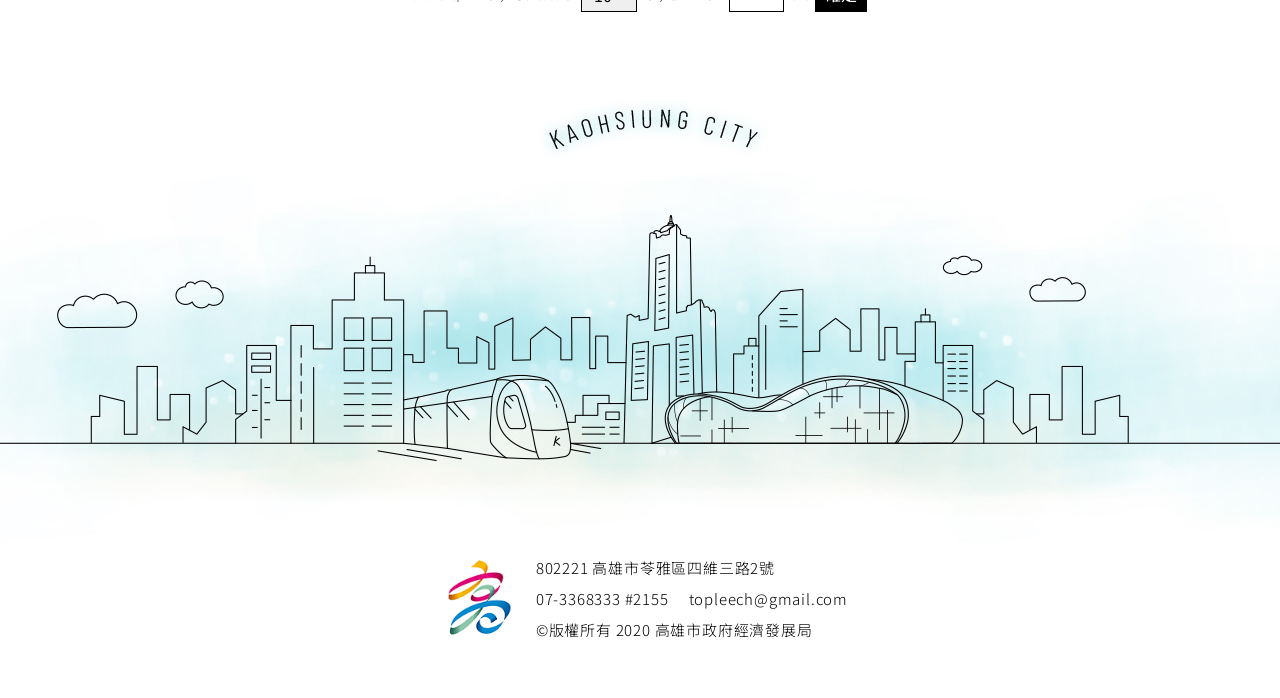
<file: kcindex/content/tw/search_result.html>
<!doctype html>
<html lang="zh-Hant-TW"><!-- InstanceBegin template="/Templates/content_tw.dwt" codeOutsideHTMLIsLocked="false" -->
<head>
<meta charset="utf-8">   
<meta http-equiv="content-language" content="zh-Hant-TW" />
<meta name="viewport" content="width=device-width, initial-scale=1.0, user-scalable=no, minimum-scale=1.0, maximum-scale=1.0" />
<meta name="apple-mobile-web-app-capable" content="yes" />   
<!-- InstanceBeginEditable name="doctitle" -->
<title>搜尋結果-高雄經站Kaohsiung Index</title>                
<!-- InstanceEndEditable --> 
<link rel="shortcut icon" href="../../layout/tw/images/favicon.ico" type="image/x-icon"/> 
<link href="../../layout/tw/css/style.css" rel="stylesheet" type="text/css" />
<link href="../../layout/tw/css/editable_content.css" rel="stylesheet" type="text/css" />
<link href="../../layout/tw/css/content.css" rel="stylesheet" type="text/css" />

<!-- InstanceBeginEditable name="head_css" -->        
<!-- InstanceEndEditable -->   

<script src="../../js/jquery-1.8.1.min.js"></script>   
<script src="../../js/jquery-iifun.js"></script> 

<!-- RWD -->
<link href="../../layout/tw/css/width_narrow.css" rel="stylesheet" type="text/css" media="only screen and (max-width: 639px)" />
<link href="../../layout/tw/css/width_wide.css" rel="stylesheet" type="text/css" media="only screen and (min-width: 640px) and (max-width: 1023px)" />
<link href="../../layout/tw/css/width_desktop.css" rel="stylesheet" type="text/css" media="only screen and (min-width: 1024px)" />

<!-- 列印 -->
<link href="../../layout/tw/css/print.css" rel="stylesheet" type="text/css" media="print" />
 
<!-- InstanceBeginEditable name="head_js" -->
<script>
$(function() {  
    $('.print, .share').hide() //這一行是為了隱藏友善列印及社群分享(列表頁不須出現)，套程式時請刪除此行
    $('.font_size').addClass('test'); //模擬列印與分享隱藏時，文字大小區塊調整間距，套程式時請刪除此行
});
</script>
<!-- InstanceEndEditable -->
</head>

<body>
<!--Wrap start ========-->
<div id="Wrap">
    <!-- Header start -->
    <header id="Header"><div>
        <h1 class="logo"><a href="../../index.html" title="高雄經站Kaohsiung Index"><img src="../../layout/tw/images/logo.png" alt="高雄經站Kaohsiung Index"></a></h1>

        <!-- 漢堡選單 -->
        <div class="Menubar"><span></span></div> 
        <div class="mobileMenuWrap">
            <div class="mobileMenu"><div class="scrollWrap">
                <div class="tt">Menu</div> 
                <div class="mob_search">
                    <div class="text"><input type="text" placeholder="Search" value=""/></div>
                    <div class="btn">
                        <input type="button" value="搜尋" class="btn" title="搜尋" onclick="javascript:window.location.href ='content/tw/search_result.html'"/>
                        <span class="icon"></span>
                    </div>
                </div>  
                <ul class="menu">
                    <li><a href="news_list.html">最新消息</a></li> 
                    <li><a href="economy_01.html">產經最前線</a></li> 
                    <li><a href="javascript:void(0);">產經面面觀</a>
                        <ul>
                            <li><a href="expert_list.html">專家看高雄</a></li>
                            <!-- <li><a href="">智慧城市，高雄好YOUNG！</a></li> -->
                        </ul>
                    </li>  
                    <li><a href="javascript:void(0);">產經雲端服務</a>
                        <ul>
                            <li><a href="link_01.html">統計資訊前哨站</a></li>
                            <li><a href="link_02.html">高雄市政好站</a></li>
                            <li><a href="download_list.html">檔案下載專區</a></li>
                        </ul>
                    </li>                                                                                                  
                </ul>     
            </div></div>   
        </div>

        <!-- 桌機版選單 -->
        <nav id="Menu" class="menu_top"><div>
            <ul>
                <li><a href="news_list.html">最新消息</a></li> 
                <li><a href="economy_01.html">產經最前線</a></li> 
                <li><a href="javascript:void(0);">產經面面觀</a>
                    <ul>
                        <li><a href="expert_list.html">專家看高雄</a></li>
                        <!-- <li><a href="">智慧城市，高雄好YOUNG！</a></li> -->
                    </ul>
                </li>  
                <li><a href="javascript:void(0);">產經雲端服務</a>
                    <ul>
                        <li><a href="link_01.html">統計資訊前哨站</a></li>
                        <li><a href="link_02.html">高雄市政好站</a></li>
                        <li><a href="download_list.html">檔案下載專區</a></li>
                    </ul>
                </li> 
                <li class="search"><a href="javascript:void(0);"><span class="icon"></span></a>
                    <ul>
                        <li>
                            <div class="header_search">
                                <div class="text"><input type="text" placeholder="Search" /></div>
                                <div class="btn"><input type="button" value="搜尋" title="搜尋" onclick="javascript:window.location.href ='content/tw/search_result.html'" /><span class="icon"></span></div>
                            </div>
                        </li>
                    </ul>
                </li>                       
            </ul>
        </div></nav>     
    </div></header><!-- Header end -->
    
    <!--Center-->
	<div id="Center" class="content"><div> 
        <div class="ToolBar"><div>
            <div class="colm_left"><a href="javascript:void(0);" onclick="javascript:window.history.go(-1);" title="回上一頁" class="return"><span></span>回上一頁</a> <a href="javascript:void(0);" onclick="javascript:window.print();" onkeypress="javascript:window.print();" title="列印此頁(若連結無法使用，請改用鍵盤Ctrl+P鍵亦可列印)" class="print"><span></span>友善列印</a> </div>
            <div class="colm_right">
                <dl class="font_size">
                    <dt>字級：</dt>
                    <dd class="font_small"><a href="javascript:void(0)" title="小字級">小字級</a></dd>
                    <dd class="font_medium"><a href="javascript:void(0)" title="中字級">中字級</a></dd>
                    <dd class="font_big"><a href="javascript:void(0)" title="大字級">大字級</a></dd>
                    <noscript class="noscript">
                    若您無法使用字級縮放功能，請改用鍵盤"Ctrl"+"加號鍵"或"Ctrl"+"減號鍵"，來放大或縮小字級
                    </noscript>
                </dl>
                <dl class="share">
                    <dt>分享：</dt>
                    <dd class="facebook"><a title="分享到Facebook(開新視窗)" href="https://www.facebook.com/sharer/sharer.php?u=網址" target="_blank">分享到Facebook</a></dd>
                    <dd class="twitter"><a title="分享到Twitter(開新視窗)" href="https://twitter.com/intent/tweet?url=網址&amp;text=標題" target="_blank">分享到Twitter</a></dd>
                    <dd class="line"><a title="分享到Line(開新視窗)" href="" target="_blank">分享到Line</a></dd>
                    <noscript class="noscript">
                        當SCRIPT關閉時,請點選以下連結：
                        <a href="https://www.facebook.com/" target="_blank" title="(開新視窗)">Facebook</a>
                        <a href="https://twitter.com/" target="_blank" title="(開新視窗)">Twitter</a>
                        <a href="https://line.me/" target="_blank" title="(開新視窗)">Line</a>
                    </noscript>
                </dl>
            </div>                  
          </div></div> 
  
        <div id="Content">    
            <div class="PageTitle"> 
                <h2><!-- InstanceBeginEditable name="PageTitle" -->搜尋結果<!-- InstanceEndEditable --></h2>
            </div>           
            <div id="Breadcrumbs">
                <ul>
                    <li><a href="../../index.html">首頁</a></li>
                    <!-- InstanceBeginEditable name="breadcrumbs" -->
                    <li><a href="#">搜尋結果</a></li>
                    <!-- InstanceEndEditable -->
                </ul>
            </div>                 
            <!-- InstanceBeginEditable name="content" --> 
            <div class="SearchResult">
                <div class="results_count">約有 2,212 項符合"<span>青年</span>"的查詢結果</div>
                
                <div class="item">
                    <div class="title"><a href="">教育部<span>青年</span>發展署</a></div>
                    <div class="date">105-06-24</div>
                    <div class="cat">單元：<a href="">街頭藝人</a></div>
                    <div class="desc">署長信箱 · 性別主流化 · 「<span>青年</span>創很大」; 創創點火器; 度假打工宣導站; <span>青年</span>教育與 就業儲蓄帳戶專案; 行政院<span>青年</span>諮詢委員會; <span>青年</span>資源讚. Previous. 「<span>青年</span>創很大」 ...</div>
                </div>
                
                <div class="item">
                    <div class="title"><a href="">106年<span>青年</span>社區參與行動計畫</a></div>
                    <div class="date">105-06-24</div>
                    <div class="cat">單元：<a href="">街頭藝人</a></div>
                    <div class="desc">2017年2月15日 ... 106年2月14日修正 106年2月2日核定. 壹、緣起. 民國95年參酌聯合國教科文組織（ UNESCO）推動「<span>青年</span>參與」模式，包括積極鼓勵<span>青年</span>參與、形成 ...</div>
                </div>
                
                <div class="item">
                    <div class="title"><a href="">教育部<span>青年</span>發展署106年度<span>青年</span>暑期社區工讀計畫</a></div>
                    <div class="date">105-06-24</div>
                    <div class="cat">單元：<a href="">街頭藝人</a></div>
                    <div class="desc">壹、計畫目標 一、提供<span>青年</span>利用暑假期間至社區產業、社會公益相關之非營利組織 職場體驗機會，從體驗中充實工作經驗，提升就業力與職涯規劃能力。 二、提供社區 ...</div>
                </div>
                
                <div class="item">
                    <div class="title"><a href="">檔案下載- 推動大專校院職涯輔導工作實施計畫- 生涯發展- 生涯輔導 ...</a></div>
                    <div class="date">105-06-24</div>
                    <div class="cat">單元：<a href="">街頭藝人</a></div>
                    <div class="desc">教育部<span>青年</span>發展署. ... <span>青年</span>教育與就業儲蓄帳戶專案. 行政院<span>青年</span>諮詢委員會. <span>青年</span>資源讚. Label Label. Previous. ::: 生涯輔導. 全部展開全部隱藏. 生涯發展. 推動大專  ...</div>
                </div>
                
                <div class="item">
                    <div class="title"><a href="">最新公告- 跨國<span>青年</span>交流- 國際參與及交流- 國際及體驗學習- 教育部 ...</a></div>
                    <div class="date">105-06-24</div>
                    <div class="cat">單元：<a href="">街頭藝人</a></div>
                    <div class="desc">國際參與及交流. 國際人才培訓. 最新公告 · 申請報名 · 業務Q&A · 成果分享 · 影音 專區. 跨國<span>青年</span>交流. 最新公告 · 申請報名 · 法令規章 · 業務Q&A · 成果分享 · 影音 專區.</div>
                </div>
            </div>

            <!-- 頁碼 -->
            <div id="Pagination">
                <div class="pages">
                    <a href="javascript:void(0)" class="first" title="第一頁">第一頁</a> 
                    <a href="javascript:void(0)" class="prev" title="上一頁">上一頁</a> 
                    <a href="javascript:void(0)" class="current">1/28</a> 
                    <a href="javascript:void(0)" class="focuz">1</a> 
                    <a href="javascript:void(0)">2</a> 
                    <a href="javascript:void(0)">3</a> 
                    <a href="javascript:void(0)">4</a> 
                    <a href="javascript:void(0)">5</a> 
                    <a href="javascript:void(0)">6</a> 
                    <a href="javascript:void(0)">7</a> 
                    <a href="javascript:void(0)">8</a> 
                    <a href="javascript:void(0)">9</a> 
                    <a href="javascript:void(0)">10</a> 
                    <a href="javascript:void(0)" class="next" title="下一頁">下一頁</a> 
                    <a href="javascript:void(0)" class="last" title="最後頁">最後頁</a> 
                </div>
                <div class="setting">共1頁/28筆,&nbsp;每頁顯示
                    <select title="每頁顯示筆數">
                        <option selected="selected">10</option>
                        <option>20</option>
                        <option>30</option>
                    </select>
                    筆,
                    移至第&nbsp;
                    <input type="text" title="移至第幾頁"/>
                    &nbsp;頁
                    <input type="button" value="確定" />
                </div>
            </div> 
            <!-- InstanceEndEditable --> 
         </div> 
    </div></div><!--id="Center" END-->
    
	<!-- InstanceBeginEditable name="popupBox" --> 
    <!-- InstanceEndEditable --> 
    
    <div class="BtnTop"><a href="#" title="回最上層">TOP</a></div>

    <!--Footer-->
    <footer id="Footer">   
        <!-- 高雄城市形象區塊 -->
        <div class="img_content_kscity"></div>   
        <div class="ft_info">
            <div class="imgbox"><a href="https://www.kcg.gov.tw/Default.aspx" title="高雄市政府全球資訊網" target="_blank"><img src="../../layout/tw/images/img_footer_logo.png" alt="高雄市政府全球資訊網"></a></div>
            <div class="contbox">
                <div class="item">802221 高雄市苓雅區四維三路2號</div>
                <div class="item"><span>07-3368333 #2155</span><span>topleech@gmail.com</span></div>
                <div class="item">©版權所有 2020 <a href="https://edbkcg.kcg.gov.tw/" target="_blank" title="高雄市政府經濟發展局">高雄市政府經濟發展局</a></div>   
            </div>
        </div>
    </footer>
 
<!--下列css及網頁大集合連結為測試資料,套程式時請刪除-->
    <div class="ifun_text_menu">
        <ul>
            <li><a href="">Menu</a>
                <ul>
                    <li><a href="../../index.html">首頁</a></li>
                    <li><a href="news_cont.html">單篇</a></li>
                    <li><a href="news_list.html">文字列表</a></li>         
                    <li><a href="pic_list.html">圖文列表</a></li>
                    <li><a href="expert_list.html">專家看高雄-列表</a></li>
                    <li><a href="expert_cont.html">專家看高雄-內容</a></li>
                    <li><a href="economy_01.html">產經最前線-物價概況</a></li>
                    <li><a href="economy_02.html">產經最前線-投資概況</a></li>
                    <li><a href="link_01.html">相關連結-統計資訊前哨站</a></li>
                    <li><a href="link_02.html">相關連結-高雄市政好站</a></li>
                    <li><a href="download_list.html">檔案下載專區</a></li>
                    <li><a href="search_result.html">搜尋結果</a></li>
                </ul>
            </li>
        </ul>
    </div>
<!--網頁大集合end-->

</div><!--Wrap end========-->
</body>
<!-- InstanceEnd --></html>
</file>
<file: kcindex/layout/tw/css/style.css>
@charset "utf-8";
@import url('https://fonts.googleapis.com/css2?family=Noto+Sans+TC:wght@100;200;300;400;500;700;900&display=swap');
@import url('https://fonts.googleapis.com/css2?family=Barlow+Condensed:ital,wght@0,100;0,200;0,300;0,400;0,500;0,600;0,700;0,800;0,900;1,100;1,200;1,300;1,400;1,500;1,600;1,700;1,800;1,900&display=swap');
@import url('animate.min.css');
@import url('animate_wow_use.css');

/* CSS Reset */
html, body, div, span, applet, object, iframe, form,
h1, h2, h3, h4, h5, h6, p, blockquote, pre, a, 
em, img, q, strong, sub, sup,
dl, dt, dd, ol, ul, li { margin:0; padding:0; }
img { border:0; }
ul, ol { list-style:none; }
table { border-collapse:collapse;}
p { line-height:160%; padding:3px 0; }

select { padding:0; }
select, input, textarea { margin:0; font-family: 'Noto Sans TC', "Microsoft JhengHei", "微軟正黑體", "Heiti TC", "黑體-繁",'Arial', sans-serif; }
input[type="button"], input[type="submit"], input[type="reset"] { padding:6px 4px; }
input[type="checkbox"], input[type="radio"] { margin-right:3px; vertical-align:middle; width: 15px; height: 15px; }
input[type="button"], input[type="submit"], input[type="reset"], select, button { cursor:pointer; }

html, body, div, span, applet, object, iframe, h1, h2, h3, h4, h5, h6, p, blockquote, pre, a, abbr, acronym, address, big, cite, code, del, dfn, em, font, img, ins, kbd, q, s, samp, small, strike, strong, sub, sup, tt, var, b, u, i, center, dl, dt, dd, ol, ul, li, fieldset, form, label, legend, table, caption, tbody, tfoot, thead, tr, th, td, textarea, input{ box-sizing:border-box;}

/* 基本設定 */
body { color:#000000; background-color:#ffffff; letter-spacing:0.05em; 
    font-family: 'Noto Sans TC', "Microsoft JhengHei", "微軟正黑體", "Heiti TC", "黑體-繁",'Arial', sans-serif; 
	-webkit-text-size-adjust: 100%;
}
h1, h2, h3, h4, h5, h6, .title { 
	font-family: 'Noto Sans TC', "Microsoft JhengHei", "微軟正黑體", "Heiti TC", "黑體-繁",'Arial', sans-serif; 
}
.clear { clear:both; float:none; height:0px; width:0; border:none; overflow:hidden; }
.none { display:none; }
hr { clear:both; height:1px; border:0; background-color:#dddddd; width:100%; margin:20px 0; }

/* 連結 */
a { text-decoration:none; color:#000000; }
a:hover { text-decoration:none; color:#00b4c4; }

/* 反選 */
::selection{ background-color:#00b4c4; color: #ffffff; }
.font-gradual-color::selection{ background-image: none; color: #ffffff; }

/* Body */
body.fixed{ overflow:hidden; }
#Wrap{ min-width:320px; }

/*----------------------------------------------------------------------*/
/* Header */
#Header{ width: 100%; background-color: #ffffff; box-sizing: border-box;  }
#Header::after{ content:''; clear:both; display:block; }
#Header .logo a{ display: block; }
#Header .logo a img{ max-width:100%; max-height:100%;  }
#Header .topBar::after{ content: ""; display: block; clear: both; }

/*----------------------------------------------------------------------*/
/* 行動裝置選單 */
/* 漢堡按鈕 */
.Menubar{ position: fixed; width: 50px; height: 50px; background-color: rgba(255,255,255,0.9); padding: 10px; box-sizing: border-box; z-index: 10210; }
.Menubar:hover{ cursor: pointer; }
.Menubar span{ display: block; width: 100%; height: 3px; position: relative; background-color: #000000; top: 0; }
.Menubar span::before, .Menubar span::after{
    content: ""; display: block; width: 100%; height: 3px; background-color: #000000; position: absolute; 
}
.Menubar span::before{ top: 12px; }
.Menubar span::after{ top: 24px; }
.Menubar.open{ background-color: rgba(255,255,255,0.1); box-shadow: 0 0 20px rgba(0,0,0,0.15); }
.Menubar.open span{ background-color: transparent; top: 14px; }
.Menubar.open span::before, .Menubar.open span::after{ background-color: #000000; }
.Menubar.open span::before{ top: 0; 
    transform: rotate(45deg);
    -webkit-transform: rotate(45deg);
    -moz-transform: rotate(45deg);
}
.Menubar.open span::after{ top: 0;
    transform: rotate(-45deg);
    -webkit-transform: rotate(-45deg);
    -moz-transform: rotate(-45deg);
}

/* mobileMenu */
.mobileMenuWrap{ 
    position: fixed; top: 0; bottom: 0; left: 0; right: 0; z-index: 10002;
    width: 100%; height: 100%; opacity: 0; visibility: hidden;
    letter-spacing: 0.15em; overflow: hidden;
    -webkit-transition: all 0.3s ease-in-out;
    -moz-transition: all 0.3s ease-in-out;
    transition: all 0.3s ease-in-out;
    background: rgb(40,183,224,0.8); 
    background: -moz-linear-gradient(top,  rgba(40,183,224,1) 0%, rgba(56,201,169,0.8) 100%); 
    background: -webkit-linear-gradient(top,  rgba(40,183,224,1) 0%,rgba(56,201,169,10, 0.8) 100%);
    background: linear-gradient(to bottom,  rgba(40,183,224,1) 0%,rgba(56,201,169,0.8) 100%);
}
.mobileMenuWrap.open{ opacity: 1; visibility: visible; }
.mobileMenu { padding: 20px 25px; box-sizing: border-box;
    margin: auto; background-color: rgba(255,255,255,1);
    box-shadow: 0 30px 30px rgba(0,0,0,0.2); position: relative;
    background: -moz-linear-gradient(top,  rgba(255,255,255,1) 0%, rgba(255,255,255,0.8) 50%, rgba(255,255,255,0.6) 100%); 
    background: -webkit-linear-gradient(top,  rgba(255,255,255,1) 0%,rgba(255,255,255,0.8) 50%,rgba(255,255,255,0.6) 100%); 
    background: linear-gradient(to bottom,  rgba(255,255,255,1) 0%,rgba(255,255,255,0.8) 50%,rgba(255,255,255,0.6) 100%); 
}
/*.mobileMenuWrap::before{ content: ""; display: block; width: 100%; height: 100%; background: inherit;
    filter: blur(10px); box-shadow: inset 0 0 0 400px rgba(255,255,255,0.2); 
    position: absolute; top: 0; left: 0; bottom: 0; right: 0;
}*/
.mobileMenu .tt{ color: #000000; text-align: center; margin-bottom: 10px; letter-spacing: 0.1em; font-weight: 300;
    font-family: 'Barlow Condensed', sans-serif; font-size: 2.25rem; text-transform: uppercase;
} 
.mobileMenu .tt + .mob_search{ margin-top: 20px; }
.mobileMenu > div{ position: relative; z-index: 10003; overflow-x:hidden; overflow-y: auto; height: 100%; 
    padding-left: 15px; padding-right: 15px;
}
.mobileMenu .menu{ margin-bottom: 10px; }
.mobileMenu .menu li{ font-weight: 300;  }
.mobileMenu .menu > li { color: #000000; padding: 15px 5px; position: relative; border-bottom: 1px solid rgba(0,0,0,0.1); }
.mobileMenu .menu > li:last-child{ border-bottom: 0; }
.mobileMenu .menu > li > a{ color: #000000; width: 100%; display: block; font-size: 1.375rem; }
.mobileMenu .menu > li > a.iconBtn{ width: auto; display: block; position: absolute; 
    top: 10px; right: 0; width: 40px; height: 40px; background: rgba(0,0,0,0.1);
}
.mobileMenu .menu > li > a.iconBtn:hover{
    background: -moz-linear-gradient(top,  rgba(40,183,224,1) 0%, rgba(56,201,169,0.8) 100%); 
    background: -webkit-linear-gradient(top,  rgba(40,183,224,1) 0%,rgba(56,201,169,10, 0.8) 100%);
    background: linear-gradient(to bottom,  rgba(40,183,224,1) 0%,rgba(56,201,169,0.8) 100%);
}
.mobileMenu .menu > li > ul{ padding-top: 8px; padding-left: 25px; }
.mobileMenu .menu > li > ul > li{ padding: 8px 0; list-style: disc; }
.mobileMenu .menu > li > ul > li > a{ color:#000000; position: relative; 
    display: block; font-size: 1.25rem;
}
.mobileMenu .menu > li > ul > li > a::before{ content: ""; margin-right: 5px; width: 6px; height: 1px;
    background-color: rgba(255,255,255,0.55); display: inline-block; 
    position: absolute; top: 12px; left: 0;
}
.mobileMenu .menu .iconBtn span{ display: block; width: 100%; line-height: 100%; }
.mobileMenu .menu .iconBtn span::after{ position: absolute; top: 50%; left: 50%; margin-top: -9px; margin-left: -6px;
    content:''; display:block; 
    border-left:2px solid #000000;
    border-top:2px solid #000000;
    width:10px; height:10px;
    -webkit-transform:rotate(-135deg);
    -moz-transform:rotate(-135deg);
    transform:rotate(-135deg);
}
.mobileMenu .menu .iconBtn.slideDown span::after{ 
    margin-top: -3px;
    -webkit-transform: rotate(45deg);
    -moz-transform: rotate(45deg);
    transform: rotate(45deg);
}
.mobileMenu .menu .iconBtn:hover span::after{ border-color: #ffffff; }

/* 全站搜尋 */
.mob_search{ position: relative; }
.mob_search .text{ width: calc(100% - 60px); }
.mob_search .text input[type="text"]{ border: 1px solid #000000; height: 50px; line-height: 50px; width: 100%; font-size: 1.125rem; 
    font-weight: 300; padding-left: 15px; 
}
.mob_search .text input[type="text"]:focus{ outline: 0; border-color:#00b4c4; }
.mob_search .btn { position: absolute; top: 0; right: 0; height: 50px; line-height: 50px; width: 50px; }
.mob_search .btn input[type="button"]{ text-indent: -9999px; border: 0;
    background: rgb(40,183,224); /* Old browsers */
    background: -moz-linear-gradient(top,  rgba(40,183,224,1) 0%, rgba(56,201,169,1) 100%); /* FF3.6-15 */
    background: -webkit-linear-gradient(top,  rgba(40,183,224,1) 0%,rgba(56,201,169,1) 100%); /* Chrome10-25,Safari5.1-6 */
    background: linear-gradient(to bottom,  rgba(40,183,224,1) 0%,rgba(56,201,169,1) 100%); /* W3C, IE10+, FF16+, Chrome26+, Opera12+, Safari7+ */
    filter: progid:DXImageTransform.Microsoft.gradient( startColorstr='#28b7e0', endColorstr='#38c9a9',GradientType=0 ); /* IE6-9 */
}
.mob_search .btn input[type="button"]:hover{ opacity: 0.8; }
.mob_search .btn input[type="button"]:focus{ outline: 0; }
.mob_search .btn .icon{ width: 34px; height: 34px; display: block; position: absolute; top: 50%; left: 50%; z-index: 99; 
    background: url(../images/icon_search_w.png) no-repeat center center; background-size: cover; 
    pointer-events: none; margin-top: -17px; margin-left: -17px;
}


/*----------------------------------------------------------------------*/
/* bxSlider_list共通設定 */
/* 不顯示子項目 */
.bxSlider_list li { float:left; list-style:none; position:relative; display:none; }
/* 顯示第一筆項目 */  
.bxSlider_list li:first-child { display:block; }
/* 當JS執行時顯示全部 */
.bx-viewport ul.bxSlider_list li { display:block; }

.bx-viewport { z-index:9900; position:relative; zoom:1; }
.bx-wrapper { position:relative; margin:auto; padding:0; zoom:1; }
.bx-wrapper .bx-controls-direction a.disabled { display:none; }

/*----------------------------------------------------------------------*/
/* KeyVisual */
#KeyVisual { width: 100%; clear:both; position:relative; z-index:900; background-color: #f7f6f4; overflow:hidden; }
#KeyVisual::after{ content:''; width:100%; height:100px; 
    display:block; position: absolute; bottom:0; left:0; background-size:contain; 
}
#KeyVisual .bx-wrapper { overflow:hidden; padding-bottom:56.1904761904%; }
#KeyVisual .bx-wrapper img { width:100%; }
#KeyVisual .bx-viewport { height:auto !important; position:absolute !important; }

    /* 修改Key visual圖片載入時Slider高度過高問題 */
    #KeyVisual .bxSlider_list { position:relative; }
    /* 載入時顯示loading動畫,載完後圖片淡入 */
    #KeyVisual .bxSlider_list { background:url("../images/loader.gif") no-repeat center center; overflow:hidden; }
    #KeyVisual .bxSlider_list li img { 
        opacity:0; display:block; 
/*        -webkit-transition: all 0.8s ease;
        -moz-transition: all 0.8s ease;
        transition: all 0.8s ease;*/
    }
    #KeyVisual .bx-viewport .bxSlider_list { background-image:none; }
    #KeyVisual .bxSlider_list.show li img { opacity:1; }

#KeyVisual .bxSlider_list li { width:100%; }
#KeyVisual .bxSlider_list li a { display:block; width:100%; height:100%; }
#KeyVisual .bxSlider_list li img { width:100%; height:auto; }

/* DIRECTION CONTROLS (NEXT / PREV) */
#KeyVisual .bx-wrapper .bx-controls-direction a { 
    display:block; position:absolute; top:50%; text-indent:-10000px; z-index:9999;
    background-color:rgba(255,255,255,0);
/*    -webkit-border-radius:50%;
    -moz-border-radius:50%;
    border-radius:50%;*/
    -webkit-transition: all 0.3s ease-out; 
    -moz-transition: all 0.3s ease-out; 
    transition: all 0.3s ease-out;  
}
#KeyVisual .bx-wrapper .bx-controls-direction a::after { 
    content:''; display:block; position:absolute; top:50%;
    border-left:2px solid rgba(0,0,0,0.6); border-top:2px solid rgba(0,0,0,0.6);
    -webkit-transition: all 0.3s ease-out; 
    -moz-transition: all 0.3s ease-out; 
    transition: all 0.3s ease-out;  
}
#KeyVisual .bx-wrapper .bx-controls-direction a:hover::after { 
    opacity:1;
}
#KeyVisual .bx-wrapper .bx-controls-direction .bx-prev { 
    left:10px; 
}
#KeyVisual .bx-wrapper .bx-controls-direction .bx-next { 
    right:10px; 
}
#KeyVisual .bx-wrapper .bx-controls-direction .bx-prev::after { 
    -webkit-transform: rotate(-45deg);
    -moz-transform: rotate(-45deg);
    transform: rotate(-45deg);
}
#KeyVisual .bx-wrapper .bx-controls-direction .bx-next::after { 
    -webkit-transform: rotate(135deg);
    -moz-transform: rotate(135deg);
    transform: rotate(135deg);
}
/* PAGER */
#KeyVisual .bx-wrapper .bx-pager { position:absolute; bottom:10px; width:100%; padding:0 40px; z-index:100010; 
    text-align:center; box-sizing:border-box; 
}
#KeyVisual .bx-wrapper .bx-pager .bx-pager-item,
#KeyVisual .bx-wrapper .bx-controls-auto .bx-controls-auto-item { display:inline-block; }
#KeyVisual .bx-wrapper .bx-pager.bx-default-pager a { 
    text-indent:10000px; display:block; width:25px; height:10px; margin:0 5px; background-color:#fff; 
    -webkit-border-radius:10px;
    -moz-border-radius:10px;
    border-radius:10px;
    box-shadow:0 0 10px rgba(0,0,0,0.2);
    transition: width 0.3s ease-in-out;
}
#KeyVisual .bx-wrapper .bx-pager.bx-default-pager a:hover{ background-color:#ddd;}
#KeyVisual .bx-wrapper .bx-pager.bx-default-pager a.active { background-color:#000000; width:24px; }

/*----------------------------------------------------------------------*/
/* Center */
/* 頁籤 */
.tabStyle .tabs::after{ content:''; display:block; clear:both; }

/*----------------------------------------------------------------------*/
/* Btn Top */
.BtnTop { text-align:center; z-index:9999; position:fixed; bottom:30px; right:2.0833333333%; display: none; }
.BtnTop.TopFix { display:block; }
.BtnTop a { display:block; width:50px; height:50px; background-color:rgba(255,255,255,0.7);
	font-weight:600; color:#000000; position:relative; z-index:10000;
    box-shadow: 0 0px 15px rgba(0,0,0,0.15); 
	padding-top:24px; text-indent: -9999px;
	-webkit-border-radius:50%;
	-moz-border-radius:50%;
	border-radius:50%;
    -webkit-transition: all 0.3s ease-out; 
    -moz-transition: all 0.3s ease-out; 
    transition: all 0.3s ease-out;  
}
.BtnTop a::after { content:''; position:absolute; top:50%; left:50%; width:12px; height:12px;
	margin-left:-6px; margin-top: -3px;
	border-top:2px solid #000000; border-left:2px solid #000000;
    -webkit-transform: rotate(45deg);
    -moz-transform: rotate(45deg);
    transform: rotate(45deg);

    -webkit-transition: all 0.3s ease-out; 
    -moz-transition: all 0.3s ease-out; 
    transition: all 0.3s ease-out;  
}
.BtnTop a:hover{ background-color:rgba(255,255,255,0.9); }	

/*----------------------------------------------------------------------*/
/* Footer */
#Footer{ font-size: 0.938rem; font-weight: 300;  text-align: center; }
#Footer .ft_info{ position: relative; z-index: 100; padding-left: 20px; padding-right: 20px; }
#Footer .imgbox a{ display: block; width: 100%; height: 100%; }
#Footer .imgbox img{ max-height: 100%; max-width: 100%; }
#Footer .item{ margin-bottom: 10px; }
#Footer .item:last-child{ margin-bottom: 0; }
#Footer .item span{ display: inline-block; margin-right: 20px; }
#Footer .item span:last-child{ margin-right: 0; }

/*----------------------------------------------------------------------*/
/* popup 彈出視窗 */
.popup_box { position:fixed; top:0; bottom:0; left:0; right:0; margin:auto; 
    width:100%; height:100%; background:rgba(0,0,0,0.6); z-index:10052; font-size:16px;
    overflow-x: hidden; overflow-y: hidden; /*overflow-y: auto;*/   
    -webkit-transition: all 0.3s ease;
    -moz-transition: all 0.3s ease;
    transition: all 0.3s ease;
    -webkit-overflow-scrolling: touch;
}
.popup_box.close { opacity:0; visibility:hidden; }
.popup_box.open { opacity:1; visibility:visible; }
.popup_box > div{ background-color:#f7f6f4; position:relative; z-index:100000; text-align:left; 
    /*overflow-x:hidden; overflow-y:auto;*/ box-sizing:border-box; overflow: hidden;
    -webkit-overflow-scrolling: touch;
    -moz-box-shadow: 0 0 10px rgba(0,0,0,0.5);
    -webkit-box-shadow: 0 0 10px rgba(0,0,0,0.5);
    box-shadow: 0 0 10px rgba(0,0,0,0.5);
}
.popup_box .close_btn{ position: absolute; top: 0; right: 0; width: 40px; height: 40px; line-height: 40px; }
.popup_box .close_btn a{ display: block; width: 100%; height: 100%; }
.popup_box .close_btn a::before{ content: ""; display: block; }

.popup_box .close_btn{ display: block; position: absolute; right: -5px; top: 20px;
    -webkit-transform: rotate(-45deg); 
    -moz-transform: rotate(-45deg); 
    transform: rotate(-45deg); 
}
.popup_box .close_btn a::before, .popup_box .close_btn a::after{
    content: ""; display: block; width: 30px; height:3px; position: absolute; top: 0; right: 0;
    background-color: #333333;
}
.popup_box .close_btn a::after{
    -webkit-transform: rotate(90deg); 
    -moz-transform: rotate(90deg); 
    transform: rotate(90deg); 
}
.popup_box .close_btn a:hover::before, .popup_box .close_btn a:hover::after{
    background-color: #a68728;
}
.popup_box .alert_boxBody{ height: 100%; overflow-x: hidden; overflow-y: auto; padding-top: 10px; }

/*----------------------------------------------------------------------*/
/* 頁籤 */
.tabs_group .tabs::after { content:''; display:block; clear:both; }
.tabs_group .tabs li { float:left; text-align: center; position: relative; }
.tabs_group .tabs li.active{  }
.tabs_group .tabs li.active::after{ opacity: 1; }
.tabs_group .tabs a { color:#000000; text-decoration:none; 
    display:block; padding:0 20px; box-sizing:border-box; position:relative; 
    -webkit-transition: all 0.3s ease;
    -moz-transition: all 0.3s ease;
    transition: all 0.3s ease;
}
.tabs_group .tab_cont { transition:opacity 0.3s ease; overflow:hidden; }
.tabs_group .tab_cont .tab_title { display:none; }
.tabs_group .tab_cont .tab_title a { 
    display:block; padding:0 20px; box-sizing:border-box; color:#000; 
    line-height:50px; text-decoration:none; position:relative; 
    -webkit-transition: all 0.3s ease;
    -moz-transition: all 0.3s ease;
    transition: all 0.3s ease;
}
.tabs_group .tab_cont .tab_title a::after { 
    display:block; position:absolute; top:18px; right:12px; content:""; width:10px; height:10px; 
    border-right:2px solid #333; border-top:2px solid #333;
    -webkit-transform: rotate(135deg);
    -moz-transform: rotate(135deg);
    transform: rotate(135deg);
}
.tabs_group .tab_cont.active .tab_title a { background-color:#444444; color:#fff; }
.tabs_group .tab_cont.active .tab_title a::after { 
    border-color:#fff; top:22px;
    -webkit-transform: rotate(-45deg);
    -moz-transform: rotate(-45deg);
    transform: rotate(-45deg);
}

/* 無資料 */
.tabs_group .no_cont{ font-size: 1.25rem; text-align: center; }

/*----------------------------------------------------------------------*/
/* 個資條款 */
.member_terms_wrap { margin-bottom:25px; }
.member_terms_wrap .title{ font-weight: 500; font-size: 1.188rem; color: #333333; margin-bottom:10px; }
.member_terms_wrap .title span{ display: inline-block; line-height: 135%; }
.member_terms_wrap h3 { font-size:20px; font-weight:normal; padding-top:10px; }
.member_terms { height:210px; padding:20px 30px; margin-top:5px; margin-bottom:15px; border:1px solid #dfdfdf; overflow-y:scroll; background-color: #fbfbfb; }
    .member_terms > *:first-child { padding-top:0; margin-top:0; }
    .member_terms > *:last-child { padding-bottom:0; margin-bottom:0; }
.member_terms h4 { padding-top:10px; font-size:107.14%; font-family:"Microsoft JhengHei", "微軟正黑體", sans-serif; }
.member_terms p, .member_terms ol { padding:5px 0 10px; line-height:180%; }
.member_terms p + ol { margin-top:-10px; }
.member_terms .level1 {  }
.member_terms .level2 { margin-left:59px; }
.member_terms .li_level1 { margin-left:28px; text-indent:-28px; }
.member_terms .li_level2 { margin-left:46px; list-style-type:decimal; }

.member_terms_agree { overflow:hidden; }
.member_terms_agree div { float:left; width:33.33%; }
.member_terms_agree div span { font-weight:bold; color:#e00000; }

.member_terms_wrap .terms_agree { font-size:18px; }
.member_terms_wrap .terms_agree div > *{ display: inline-block; vertical-align: middle; }

/*----------------------------------------------------------------------*/
/* 表單 */
/* 表單群組 */
/* 注意 ------
fieldset內，表單元件max-width:100%會失效(但IE沒事),加上如下兩個fix(尚未經測試),但須確保fieldset沒有左右margin
又或者,不要用fieldset,改用div
*/
/*IOS webkit fix*/
fieldset.FormGroup, fieldset.FromSubGroup { 
	width:auto;
	min-width:0;
	max-width:none;
	}
/*Mozilla fix*/
@-moz-document url-prefix() { fieldset.FormGroup, fieldset.FromSubGroup { display:table-cell; }}

.FormGroup, .FromSubGroup { 
	max-width:100%; position:relative;
	margin-left:0; margin-right:0; /*消除fieldset的左右margin*/
	}
.FormGroup::after, .FromSubGroup::after { content:''; display:block; clear:both; }
legend.form_group_title, legend.form_subgroup_title { padding-left:0; padding-right:0; }/*消除legend的左右padding*/
.FormGroup, .form_group_title, .FromSubGroup, .form_subgroup_title { box-sizing:border-box; }

.FormGroup { 
	background-color:#f7f6f4; padding:40px 35px 25px; margin-top:50px; border:0;
	margin-bottom:50px; position:relative; border: 1px solid #dfdfdf;
}
.FormGroup:last-child{ margin-bottom:30px; }

.FormGroup > *:last-child { margin-bottom:0; }
.form_group_title { position:absolute; top:0; display:block; margin-top:-12px;
    font-family: 'Noto Serif TC', 'Times New Roman', serif; font-weight: 500;
}
.form_group_title span { position: relative; background-color:#f7f6f4; display:inline-block; 
    letter-spacing:0.08em; color:#333333; line-height: 24px; 
}
.form_group_title span::before, .form_group_title span::after{ content: ""; width: 2px; height: 100%;
    border-left: 2px solid #a9abac; border-right: 2px solid #a9abac; position: absolute; top: 0;
}
.form_group_title span::before{ left: 0; }
.form_group_title span::after{ right: 0; }

.FormGroup > *:last-child { margin-bottom:0; }
.FromSubGroup { 
	padding:15px 20px 30px; margin-bottom:15px; position:relative; border-bottom: 1px dashed #ccc; 
	-webkit-border-radius:5px;
	-moz-border-radius:5px;
	border-radius:5px;
}
.FromSubGroup:last-child{ border-bottom: 0; padding-bottom: 10px; }
.FromSubGroup + .FromSubGroup { margin-top:20px; }
.FromSubGroup > *:last-child { margin-bottom:0; }
.form_subgroup_title { border-bottom: 3px solid #ddd; margin-bottom: 10px; }
.form_subgroup_title span { 
	padding: 0 10px; display: inline-block; font-weight: 500; color: #333; font-size: 1.25rem; line-height: 35px;
	border-bottom: 3px solid #5081d3; position: relative; bottom:-3px;
}
.FromSubGroup > *:last-child { margin-bottom:0; }

/* 表單群組裡的元件 */
.FormGroupWarp .FormElmt input[type="text"], .FormGroupWarp .FormElmt input[type="password"], .FormGroupWarp .FormElmt input[type="file"], 
.FormGroupWarp .FormElmt input[type="number"], .FormGroupWarp .FormElmt input[type="date"], .FormGroupWarp .FormElmt input[type="month"], 
.FormGroupWarp .FormElmt input[type="week"], .FormGroupWarp .FormElmt input[type="time"], .FormGroupWarp .FormElmt input[type="datetime-local"], 
.FormGroupWarp .FormElmt input[type="email"], .FormGroupWarp .FormElmt input[type="search"], .FormGroupWarp .FormElmt input[type="tel"], 
.FormGroupWarp .FormElmt input[type="url"], .FormGroupWarp .FormElmt textarea{
    color: #777;
	-webkit-border-radius:0;
    -moz-border-radius: 0;
    border-radius: 0;
    vertical-align:inherit;
   /* margin-right:3px;*/
}

.FormGroupWarp .FormElmt input[type="text"], .FormGroupWarp .FormElmt input[type="password"], .FormGroupWarp .FormElmt input[type="number"], 
.FormGroupWarp .FormElmt input[type="date"], .FormGroupWarp .FormElmt input[type="month"], .FormGroupWarp .FormElmt input[type="week"], 
.FormGroupWarp .FormElmt input[type="time"], .FormGroupWarp .FormElmt input[type="datetime-local"], .FormGroupWarp .FormElmt input[type="email"], 
.FormGroupWarp .FormElmt input[type="search"], .FormElmt input[type="tel"], .FormGroupWarp .FormElmt input[type="url"], 
.FormGroupWarp .FormElmt textarea, .FormGroupWarp .FormElmt select{
	border: 1px solid #cecece;
    margin-bottom:0;
    -webkit-border-radius: 0px;
    -moz-border-radius: 0px;
    border-radius: 0px;
/*    -webkit-box-shadow: inset 1px 1px 8px #ccc;
    -moz-box-shadow: inset 1px 1px 8px #ccc;
    box-shadow: inset 1px 1px 8px #ccc;  */  
}

.FormGroupWarp .FormElmt input[type="text"]:focus, .FormGroupWarp .FormElmt input[type="password"]:focus, .FormGroupWarp .FormElmt input[type="file"]:focus, 
.FormGroupWarp .FormElmt input[type="number"]:focus, .FormGroupWarp .FormElmt input[type="date"]:focus, .FormGroupWarp .FormElmt input[type="month"]:focus,
.FormGroupWarp .FormElmt input[type="week"]:focus, .FormGroupWarp .FormElmt input[type="time"]:focus, .FormGroupWarp .FormElmt input[type="datetime-local"]:focus,
.FormGroupWarp .FormElmt input[type="email"]:focus, .FormGroupWarp .FormElmt input[type="search"]:focus, .FormGroupWarp .FormElmt input[type="tel"]:focus,
.FormGroupWarp .FormElmt input[type="url"]:focus,
.FormGroupWarp .FormElmt textarea:focus, .FormGroupWarp .FormElmt select:focus{
	-webkit-border-radius:0px;
	-moz-border-radius:0px;
	border-radius:0px;
}
.FormTableWrap{ margin-top:10px; }
.FormGroupWarp .FormTable{ margin-bottom:0; }

.FormGroup .form_group_subtitle{ border-bottom:1px solid #ececec; margin-bottom:35px; margin-top:10px; }
.FormGroup .form_group_subtitle span{ font-size:1.375em; color:#898989; background-color:#fff; 
    position:relative; z-index:999; top:14px; left:35px; padding:6px 10px; box-sizing:border-box;
    letter-spacing:0.03em;
}
.FormGroup .question_box .item .title{ font-size:1.25em; padding-left: 3rem; color:#333; }
.FormGroup .question_box .item .title .no{ width:40px; height:40px; line-height:40px; font-weight:400; }
.FormGroup .question_box .item { margin-top:10px; margin-bottom:15px; }
.FormGroup .question_box .item .cont_box{ padding-left:3rem; margin-bottom:0; }

.FormTable { width:100%; margin-bottom:20px; color:#000; }
.FormTable > tbody > tr > th::after{ content:'：'; }
.FormTable > tbody > tr > th, .FormTable > tbody > tr > td { font-size:100%; }
.FormTable > tbody > tr > th { font-weight:400; line-height:32px; position:relative; }
.FormTable > tbody > tr > th span { font-weight:bold; color:#f2234a; }
.FormTable > tbody > tr > td { line-height:35px; }
.FormTable > tbody > tr > th.text-top{ vertical-align:top; }

/* 表單群組分等分 */
.FormTableWrap::after{ content: ""; display: block; clear: both; }
.FormTableWrap{ display: flex; flex-wrap: wrap; }
.FormTableWrap .col-1.FormTable{ flex: 0 1 auto; width: 100%; }
.FormTableWrap .col-2.FormTable{ flex: 0 1 auto; width: 50%;  }
.FormTableWrap .col-2.FormTable:nth-child(2n+1){ padding-right: 30px; border-right: 1px solid #ddd; }
.FormTableWrap .col-2.FormTable:nth-child(2n+2){ padding-left: 30px; }

/* 表單內按鈕 */
.FormTable .inline_btn { padding-right:6px; }
.FormTable .inline_btn span { 
	border:1px solid #ba451a; margin-left:6px; display:inline-block; vertical-align:bottom;
	background: -webkit-linear-gradient(top,  #e67b52 0%, #ba451a 100%); 
	background: -moz-linear-gradient(top,  #e67b52 0%, #ba451a 100%); 
	background: linear-gradient(to bottom,  #e67b52 0%, #ba451a 100%);
	filter: progid:DXImageTransform.Microsoft.gradient( startColorstr='#e67b52', endColorstr='#ba451a',GradientType=0 ); /* IE6-9 */
	-webkit-border-radius:4px;
	-moz-border-radius:4px;
	border-radius:4px;
}
.FormTable .inline_btn span:hover {
	border:1px solid #fd2814;
	background: -webkit-linear-gradient(top,  #fe9b3b 0%, #fd2814 100%); 
	background: -moz-linear-gradient(top,  #fe9b3b 0%, #fd2814 100%); 
	background: linear-gradient(to bottom,  #fe9b3b 0%, #fd2814 100%);
	filter: progid:DXImageTransform.Microsoft.gradient( startColorstr='#fe9b3b', endColorstr='#fd2814',GradientType=0 ); /* IE6-9 */
}
.FormTable .inline_btn span > * { 
	padding-left:15px; padding-right:15px; padding-top:0; padding-bottom:0; border:0; color:#fff; height:30px; line-height:30px; box-sizing:border-box; 
}
.FormTable .inline_btn span[class] > * { background:url("../images/icon_inline_btn.png") no-repeat; }
.FormTable .inline_btn .search input { background-position:15px 0; padding-left:30px; }
.FormGroup span.required{ font-weight: bold; color: #ec407a; }

/*----------------------------------------------------------------------*/
/* 搜尋表單 */
/* 表單元件 */
.FormElmt input[type="text"], .FormElmt input[type="password"], .FormElmt input[type="file"], 
.FormElmt input[type="number"], .FormElmt input[type="date"], .FormElmt input[type="month"],
.FormElmt input[type="week"], .FormElmt input[type="time"], .FormElmt input[type="datetime-local"],
.FormElmt input[type="email"], .FormElmt input[type="search"], .FormElmt input[type="tel"],
.FormElmt input[type="url"] { line-height:45px; height:45px; }

.FormElmt input[type="text"], .FormElmt input[type="password"], .FormElmt input[type="file"], 
.FormElmt input[type="number"], .FormElmt input[type="date"], .FormElmt input[type="month"],
.FormElmt input[type="week"], .FormElmt input[type="time"], .FormElmt input[type="datetime-local"],
.FormElmt input[type="email"], .FormElmt input[type="search"], .FormElmt input[type="tel"],
.FormElmt input[type="url"],
.FormElmt select, .FormElmt textarea { margin-bottom: 6px; vertical-align:top; resize: vertical; }

.FormElmt input[type="text"], .FormElmt input[type="password"], 
.FormElmt input[type="number"], .FormElmt input[type="date"], .FormElmt input[type="month"],
.FormElmt input[type="week"], .FormElmt input[type="time"], .FormElmt input[type="datetime-local"],
.FormElmt input[type="email"], .FormElmt input[type="search"], .FormElmt input[type="tel"],
.FormElmt input[type="url"], 
.FormElmt textarea, .FormElmt select {
	border:1px solid #000000; background-color:#fff; font-size:100%; box-sizing:border-box;
    -webkit-transition: box-shadow ease-in-out .15s, border ease-in-out .15s;
    -moz-transition: box-shadow ease-in-out .15s, border ease-in-out .15s;
    transition: box-shadow ease-in-out .15s, border ease-in-out .15s;
/*	-webkit-border-radius:10px;
	-moz-border-radius:10px;
	border-radius:10px;*/
}
	
.FormElmt input[type="text"], .FormElmt input[type="password"], .FormElmt input[type="file"], 
.FormElmt input[type="number"], .FormElmt input[type="date"], .FormElmt input[type="month"],
.FormElmt input[type="week"], .FormElmt input[type="time"], .FormElmt input[type="datetime-local"],
.FormElmt input[type="email"], .FormElmt input[type="search"], .FormElmt input[type="tel"],
.FormElmt input[type="url"],
.FormElmt textarea{
    font-weight: 300;
	padding-left:8px; padding-right:8px; color:#333; 
}
.FormElmt select { font-weight: 300; line-height:45px; background-color:#fff; padding:5px 5px 4px; height:45px; color:#000000; }	
.FormElmt textarea{ padding-top:8px; padding-bottom:8px; font-weight: 300;}
.FormElmt input[type="text"]:focus, .FormElmt input[type="password"]:focus, .FormElmt input[type="file"]:focus, 
.FormElmt input[type="number"]:focus, .FormElmt input[type="date"]:focus, .FormElmt input[type="month"]:focus,
.FormElmt input[type="week"]:focus, .FormElmt input[type="time"]:focus, .FormElmt input[type="datetime-local"]:focus,
.FormElmt input[type="email"]:focus, .FormElmt input[type="search"]:focus, .FormElmt input[type="tel"]:focus,
.FormElmt input[type="url"]:focus,
.FormElmt textarea:focus, .FormElmt select:focus{
	outline: 0;
	border:1px solid #00b4c4;　
    box-shadow: 0 0 8px rgba(0,0,0,0.1);
/*  -webkit-box-shadow: inset 1px 1px 10px #f0f0f0 0 0 6px #ddd;
    -moz-box-shadow: inset 1px 1px 10px #f0f0f0, 0 0 6px #ddd;
    box-shadow: inset 1px 1px 10px #f0f0f0, 0 0 6px #ddd;*/
/*	-webkit-border-radius:10px;
	-moz-border-radius:10px;
	border-radius:10px;*/
}
.FormElmt input[type="text"]:disabled { background-color:#ececec; color:#777; 
    -webkit-text-fill-color: #777;
    opacity: 1; /* required on iOS */
}
.FormElmt hr { margin:25px 0; }
.FormElmt input.addr { margin-top:8px; display:block; }
.FormElmt .gender { display:inline-block; }
.FormElmt .gender input[type="radio"] { margin-left:25px; }
.FormElmt .w40 { width:40px; }
.FormElmt .w60 { width:60px; }
.FormElmt .w80 { width:80px; }
.FormElmt .w150 { width:150px; }
.FormElmt .w100 { width:100px; }
.FormElmt .w200 { width:200px; }
.FormElmt .w300 { width:100%; max-width:300px; }
.FormElmt .w400 { width:100%; max-width:400px; }
.FormElmt .w500 { width:100%; max-width:500px; }
.FormElmt .fullwidth { width:100%; }
.FormElmt .date { width:120px; }
.FormElmt .dev-calendar { width:150px; }
.FormElmt .note { color:#e60000; line-height:160%; font-size:92.85%; display:inline-block; }
.FormElmt .link{ color:#008aff; text-decoration:underline; }
.FormElmt .link:hover{ color:#444; }

/*上傳按鈕*/
.FormElmt .upload_btn span{ position:relative; display:inline-block; border:3px solid #0cb2d5;
    background-color:#fff;color:#0cb2d5;
    display:inline-block;
    -webkit-border-radius:35px;
    -moz-border-radius:35px;
    border-radius:35px;
}
.FormElmt .upload_btn span::before{ content:"\f34d"; font-family: 'Font Awesome 5 Pro'; font-weight: 900; 
    position:absolute; top:50%; left:25px;
    width:16px; height:16px; line-height:16px; margin-top:-8px;
} 
.FormElmt .upload_btn span:hover{ background-color:#0cb2d5; color:#fff; }
.FormElmt .upload_btn input[type="button"]{ background-color:transparent; border:0; color:#0cb2d5;
    font-size:1em; line-height:40px; padding:0 30px 0 45px; 
}
.FormElmt .upload_btn input[type="button"]:focus{ outline:0; }
.FormElmt .upload_btn input[type="button"]:hover{ color:#fff; }
.FormElmt .upload_btn span:hover{ background-color:#0cb2d5; }

.input_group > span { display:inline-block; white-space:nowrap; margin-right:8px; }
.input_group .fullwidth { margin-right:0; }
.input_table { overflow:hidden; border-top:1px solid #e0d9cf; border-left:1px solid #e0d9cf; }
.input_table li { float:left; padding:10px; border-bottom:1px solid #e0d9cf; border-right:1px solid #e0d9cf; box-sizing:border-box; font-size:87.5%; color:#707070; line-height:150%; }
.input_table li a { display:block; color:#707070; text-decoration:none; }
.input_table li a span { margin:0 5px; color:#ff4c11; }
.input_table li a:hover { color:#ff4c11; }

/* checkbox/radio群組 */
.FormElmt .input_group.inline { display:inline-block; margin-left:10px; }
.FormElmt .input_group > div { display:inline; margin-right:10px; line-height:32px; }
.FormElmt .input_group.item_block > div { display:block; margin-right:0; }
.FormElmt .input_group .fullwidth { margin-right:0; }

/* checkbox/radio樣式 */
.radio-btn input[type="radio"], .check-box input[type="checkbox"] {
    visibility: hidden;
}

/*Custom checkbox button*/
.check-box {
    width: 22px;
    height: 22px;
    cursor: pointer;
    display: inline-block;
    margin: 0 7px 0 0;
    position: relative;
    overflow: hidden;
    vertical-align:middle;
    box-shadow: 0 0 1px #ccc;
    -webkit-border-radius: 3px;
    -moz-border-radius: 3px;
    border-radius: 3px;
    background: rgb(255, 255, 255);
    background: -moz-linear-gradient(top, rgba(255, 255, 255, 1) 0%, rgba(246, 246, 246, 1) 47%, rgba(237, 237, 237, 1) 100%);
    background: -webkit-gradient(linear, left top, left bottom, color-stop(0%, rgba(255, 255, 255, 1)), color-stop(47%, rgba(246, 246, 246, 1)), color-stop(100%, rgba(237, 237, 237, 1)));
    background: -webkit-linear-gradient(top, rgba(255, 255, 255, 1) 0%, rgba(246, 246, 246, 1) 47%, rgba(237, 237, 237, 1) 100%);
    background: -o-linear-gradient(top, rgba(255, 255, 255, 1) 0%, rgba(246, 246, 246, 1) 47%, rgba(237, 237, 237, 1) 100%);
    background: -ms-linear-gradient(top, rgba(255, 255, 255, 1) 0%, rgba(246, 246, 246, 1) 47%, rgba(237, 237, 237, 1) 100%);
    background: linear-gradient(to bottom, rgba(255, 255, 255, 1) 0%, rgba(246, 246, 246, 1) 47%, rgba(237, 237, 237, 1) 100%);
    filter: progid:DXImageTransform.Microsoft.gradient(startColorstr='#ffffff', endColorstr='#ededed', GradientType=0);
    border: 1px solid #bbb;
}
.check-box i {
    background: url('../images/check_mark.png') no-repeat center center;
    position: absolute;
    left: 3px;
    bottom: -15px;
    width: 16px;
    height: 16px;
    opacity: .5;
    /* 動畫 */
    /* -webkit-transition: all 400ms ease-in-out;
    -moz-transition: all 400ms ease-in-out;
    -o-transition: all 400ms ease-in-out;
    transition: all 400ms ease-in-out; */
    -webkit-transform:rotateZ(-180deg);
    -moz-transform:rotateZ(-180deg);
    -o-transform:rotateZ(-180deg);
    transform:rotateZ(-180deg);
}
.checkedBox {
    -moz-box-shadow: inset 0 0 5px 1px #bbb;
    -webkit-box-shadow: inset 0 0 5px 1px #bbb;
    box-shadow: inset 0 0 5px 1px #bbb;
    /*border-bottom-color: #fff;*/
}
.checkedBox i {
    bottom: 2px;
    -webkit-transform:rotateZ(0deg);
    -moz-transform:rotateZ(0deg);
    -o-transform:rotateZ(0deg);
    transform:rotateZ(0deg);
}
/*Custom radio button*/
 .radio-btn {
    width: 20px;
    height: 20px;
    display: inline-block;
    /*float: left;*/
    margin: 0 7px 0 0;
    vertical-align:middle;
    cursor: pointer;
    position: relative;
    -webkit-border-radius: 100%;
    -moz-border-radius: 100%;
    border-radius: 100%;
    border: 1px solid #bbb;
    box-shadow: 0 0 1px #bbb;
    background: rgb(255, 255, 255);
    background: -moz-linear-gradient(top, rgba(255, 255, 255, 1) 0%, rgba(246, 246, 246, 1) 47%, rgba(237, 237, 237, 1) 100%);
    background: -webkit-gradient(linear, left top, left bottom, color-stop(0%, rgba(255, 255, 255, 1)), color-stop(47%, rgba(246, 246, 246, 1)), color-stop(100%, rgba(237, 237, 237, 1)));
    background: -webkit-linear-gradient(top, rgba(255, 255, 255, 1) 0%, rgba(246, 246, 246, 1) 47%, rgba(237, 237, 237, 1) 100%);
    background: -o-linear-gradient(top, rgba(255, 255, 255, 1) 0%, rgba(246, 246, 246, 1) 47%, rgba(237, 237, 237, 1) 100%);
    background: -ms-linear-gradient(top, rgba(255, 255, 255, 1) 0%, rgba(246, 246, 246, 1) 47%, rgba(237, 237, 237, 1) 100%);
    background: linear-gradient(to bottom, rgba(255, 255, 255, 1) 0%, rgba(246, 246, 246, 1) 47%, rgba(237, 237, 237, 1) 100%);
    filter: progid:DXImageTransform.Microsoft.gradient(startColorstr='#ffffff', endColorstr='#ededed', GradientType=0);
}
.checkedRadio {
    -moz-box-shadow: inset 0 0 5px 1px #ccc;
    -webkit-box-shadow: inset 0 0 5px 1px #ccc;
    box-shadow: inset 0 0 5px 1px #ccc;
}
.radio-btn i {
    border: 1px solid #bbb;
    width: 10px;
    height: 10px;
    position: absolute;
    left: 4px;
    top: 4px;
    -webkit-border-radius: 100%;
    -moz-border-radius: 100%;
    border-radius: 100%;
}
.checkedRadio i {
    background-color: #777;
    border: 1px solid #777;
}

/* 驗證碼 */
.FormElmt .randomcode::after { content:''; display:block; clear:both; }
.FormElmt .randomcode > div { float:left; margin-right:8px;}
    .FormElmt .randomcode .input input[type="text"] { width:100px !important; }
    .FormElmt .randomcode .img img { padding-top:2px; padding-bottom:2px;}
    .FormElmt .randomcode div.btn {  padding:0; border:0; }
    .FormElmt .randomcode div.btn > * { 
        background: url(../images/icon_randomcode.png) no-repeat;
        border: 0;
        margin: 0;
        padding: 0 10px 0 28px;
        height: 35px;
        font-size: 100%;
        line-height: 35px;
        color: #333;
        text-decoration: underline;
    }
    .FormElmt .randomcode div.btn input.refresh{ background-position: 10px 10px; }
    .FormElmt .randomcode div.btn input.refresh:hover { opacity: 0.8; }
    .FormElmt .randomcode div.btn .play{ background-position: 10px -40px; padding-left:30px; display: inline-block; }
    .FormElmt .randomcode div.btn .play:hover{ opacity: 0.8; }
    .FormElmt .randomcode div.btn .play::before{ content:''; }

/* 按鈕 */
.BtnCommon { clear:both; text-align:center; }
	.BtnCommon.tl { text-align:left; }
	.BtnCommon.tr { text-align:right; }
.BtnCommon span, .BtnCommon a, .BtnCommon input { display:inline-block; }
	.BtnCommon.large a, .BtnCommon.large input { height:50px; }
	.BtnCommon.mid a, .BtnCommon.mid input { height:35px; line-height:35px; }
	.BtnCommon.small a, .BtnCommon.small input { height:24px; line-height:24px; }

/*.BtnCommon div:first-child { margin-left:0; }*/
.BtnCommon span { 
	position:relative; z-index:1;
	box-sizing:border-box;
	background-color:#5a5a5a;
	-webkit-transition:all 0.3s ease;
	-moz-transition:all 0.3s ease;
	transition:all 0.3s ease;
  /*-webkit-border-radius:5px;
    -moz-border-radius:5px;
    border-radius:5px;*/
}
.BtnCommon div[class] span::before { 
	/*display:block; position:absolute; top:50%; left:15px; width:20px; height:20px; margin-top:-10px; content:''; 
	background:url("../images/icon_btn_common.png") no-repeat;*/
}
.BtnCommon span::after { 
	display:block; position:absolute; top:0; left:0; width:100%; height:100%; content:''; 
	-webkit-border-radius:5px;
	-moz-border-radius:5px;
	border-radius:5px;
}

.BtnCommon a, .BtnCommon input { color:#fff; font-weight:400; box-sizing:border-box; position:relative; z-index:2; 
    -webkit-transition: all 0.3s ease;
    -moz-transition: all 0.3s ease;
    transition: all 0.3s ease;
}
.BtnCommon .reset, .BtnCommon .reset input{ color: #4b4b4b; }
.BtnCommon input:focus{ outline:0; }
	.BtnCommon.large a, .BtnCommon.large input { font-size:100%; padding:0 35px; box-sizing:border-box; }
	.BtnCommon.mid a, .BtnCommon.mid input { padding-left:15px; padding-right:15px; font-size:100%; }
	.BtnCommon.small a, .BtnCommon.small input { padding-left:10px; padding-right:10px; font-size:14px; }
	/*.BtnCommon.large div[class] a, .BtnCommon.large div[class] input { padding-left:45px; }*/
	.BtnCommon.mid div[class] a, .BtnCommon.mid div[class] input { padding-left:40px; }
	.BtnCommon.small div[class] a, .BtnCommon.small div[class] input { padding-left:25px; }

.BtnCommon span a { text-decoration:none; }

.BtnCommon span input { border:0; background-color:transparent; margin:0; }
	.BtnCommon div.submit span::before { background-position:0 0; }
	.BtnCommon div.reset span::before { background-position:0 -30px; }
	.BtnCommon.mid div[class] span::before { left:15px; }

.BtnCommon.btn_form { margin-top:15px; margin-bottom:15px; }
.BtnCommon.btn_form div { margin:5px; }

.BtnCommon div.reset span { background-color:#a0a0a0; }

.BtnCommon.large div[class] { display:inline-block; margin:5px; }
.BtnCommon.large div[class] span::before { left:25px; }
.BtnCommon.large span{ position:relative; font-size: 1.125em; letter-spacing: 0.05em; }
.BtnCommon.large span::before{
	content:''; display:block; position:absolute; top:50%; left:0;
	background: url('../images/icon_btn_common.png') no-repeat;
	width:18px; height:18px; margin-top:-9px;
}
.BtnCommon.large .return input{ width:160px; }
.BtnCommon.large .button span::before{ background-image:none; display:none; }
.BtnCommon.large .save span::before{ background-image:none; }
.BtnCommon.large .GoOn span::before{ background-position:0 -40px; }
.BtnCommon.large .return span::before{ background-position:0 -60px; }
.BtnCommon.large .submit span, .BtnCommon.large .save span, .BtnCommon.large .reset span, .BtnCommon.large .button span,
.BtnCommon.large .return span{ background-color:#a68728; }

.BtnCommon.large .submit input, .BtnCommon.large .reset input{ padding:0 25px 0 50px; }
.BtnCommon.large .submit span:hover{ background-color: rgba(166,135,40,0.8); }
.BtnCommon.large .reset span{ background-color:#d8d8d8; }
.BtnCommon.large .reset span:hover{ background-color:#cacaca; }

/*.BtnCommon.large .submit:hover span, .BtnCommon.large .reset:hover span, 
.BtnCommon.large .button:hover span{
 	background-color:#721616;
}*/

/*----------------------------------------------------------------------*/
/* datepicker共通設定 */
.ui-datepicker { z-index: 300 !important;
	background-color:#fff; padding:15px 8px 7px 8px; position:relative; display:none;
	-webkit-box-shadow: 0 0 5px #b2b2b2;
	-moz-box-shadow: 0 0 5px #b2b2b2;
	box-shadow: 0 0 5px #b2b2b2;
	}
.ui-datepicker-prev, .ui-datepicker-next { 
	display:block; position:absolute; top:15px; width:30px; height:30px; cursor:pointer; 
	}
	.ui-datepicker-prev { left:0; }
	.ui-datepicker-next { right:0; }
.ui-datepicker-prev span, .ui-datepicker-next span { 
	display:block; position:absolute; top:50%; left:50%; margin:-6px 0 0 -6px; width:12px; height:12px; background:url("../images/icon_datepicker.png") no-repeat; 
	text-indent:-10000px; 
	}
	.ui-datepicker-prev span { background-position:0 0; }
	.ui-datepicker-next span { background-position:0 -12px; }
	.ui-datepicker-prev:hover span { background-position:-12px 0; }
	.ui-datepicker-next:hover span { background-position:-12px -12px; }
.ui-datepicker-title { text-align:center; font-size:12px; font-weight:bold; line-height:30px; }
.ui-datepicker-title select { height:30px; padding:4px 0 5px; }
.ui-datepicker-title select.ui-datepicker-year { margin-right:2px; }
.ui-datepicker-title select.ui-datepicker-month { margin-left:6px; }
.ui-datepicker-title select.ui-datepicker-month:first-child { margin-left:0; }
.ui-datepicker-title select.ui-datepicker-month + select.ui-datepicker-year { margin-left:6px; margin-right:0; }
.ui-datepicker-calendar { margin-top:5px; }
.ui-datepicker-calendar th, .ui-datepicker-calendar td { width:27px; padding:0; font-family:Arial, Helvetica, "微軟正黑體", sans-serif; text-align:center; }
.ui-datepicker-calendar th { font-size:14px; font-weight:bold; }
.ui-datepicker-calendar td { font-size:12px; }
	.ui-datepicker-calendar th span, .ui-datepicker-calendar td span, .ui-datepicker-calendar td a { display:block; padding:5px 0 5px; }
	.ui-datepicker-calendar td a { text-decoration:none; color:#333; }
	.ui-datepicker-unselectable { color:#cfcfcf; }
	.ui-datepicker-today { background-color:#00b4c4; }
		.ui-datepicker-calendar td.ui-datepicker-today a { color:#fff !important; }
		.ui-datepicker-unselectable.ui-datepicker-today { background-color:#f0f0f0; }
	.ui-datepicker-calendar td a.ui-state-default:hover { color:#00b4c4;}
	.ui-datepicker-current-day a { border:1px solid #21293c; }


/*----------------------------------------------------------------------*/
/*tinyscrollbar*/
.tableWrap
{
/*    width:251px;
    margin:0 0 10px;*/
}

.tableWrap .viewport
{
/*    width:236px;
    height:125px;*/
    overflow:hidden;
    position:relative;
	margin: 0;
}

.tableWrap .overview
{
    list-style:none;
/*    width:1416px;*/
    padding:0;
    margin:0;
/*    position:absolute;*/
    left:0;
    top:0;
	margin: 0;
}

/*.tableWrap .overview img
{
    float:left;
}*/

.tableWrap .scrollbar
{
    /*background:transparent url(../images/bg-scrollbar-track-x.png) no-repeat 0 0;*/
    position:relative;
    margin:0 0 5px;
    clear:both;
    height:4px;
}

.tableWrap .track
{
    /*background:transparent url(../images/bg-scrollbar-trackend-x.png) no-repeat 100% 0;*/
	background-color:#dbdbdb;
    width:100%;
    height:4px;
    position:relative;
	margin: 0;
}

.tableWrap .thumb
{
    /*background:transparent url(../images/bg-scrollbar-thumb-x.png) no-repeat 100% 50%;*/
	background-color:#656565;
    height:8px;
    cursor:pointer;
    overflow:hidden;
    position:absolute;
    left:0;
    top:-2px;
	margin: 0;
	-webkit-border-radius:6px; 
	-moz-border-radius:6px; 
	border-radius:6px;
	-webkit-transition: background-color 0.2s ease-out;
	-moz-transition: background-color 0.2s ease-out;
	transition: background-color 0.2s ease-out;
}
.tableWrap .thumb:hover{ background-color:#ff8922; }

.tableWrap .thumb .end
{
    /*background:transparent url(../images/bg-scrollbar-thumb-x.png) no-repeat 0 50%;*/
    overflow:hidden;
    height:8px;
    width:5px;
	margin: 0;
}

.tableWrap .disable
{
    display:none;
}

.noSelect
{
    user-select:none;
    -o-user-select:none;
    -moz-user-select:none;
    -khtml-user-select:none;
    -webkit-user-select:none;
}

/*----------------------------------------------------------------------*/
/*
    ColorBox Core Style:
    The following CSS is consistent between example themes and should not be altered.
*/
#colorbox, #cboxOverlay, #cboxWrapper { position:absolute; top:0; left:0; z-index:9999; overflow:hidden; }
#cboxOverlay { position:fixed; width:100%; height:100%; }
#cboxMiddleLeft, #cboxBottomLeft { clear:left; }
#cboxContent { position:relative;font-size:0.8125rem; }
#cboxLoadedContent { overflow:auto;padding:30px 5px 60px 5px; }
#cboxTitle { margin:0; }
#cboxLoadingOverlay, #cboxLoadingGraphic { position:absolute; top:0; left:0; width:100%; height:100%; }
#cboxPrevious, #cboxNext, #cboxClose, #cboxSlideshow { cursor:pointer; }
.cboxPhoto { float:left; margin:auto; border:0; display:block; max-width:none; }
.cboxIframe { width:100%; height:100%; display:block; border:0; }
#colorbox, #cboxContent, #cboxLoadedContent { box-sizing:content-box; }

#colorbox_thum::after { content:""; display:block; clear:both; }
#colorbox_thum { padding-top:10px; margin-top:0; margin-bottom:30px; }
#colorbox_thum a { 
    display:block; float:left; overflow: hidden; 
    text-align:center; vertical-align:middle; 
    -webkit-transition: transform 0.3s ease, opacity 0.3s ease;
    -moz-transition: transform 0.3s ease, opacity 0.3s ease;
    transition: transform 0.3s ease, opacity 0.3s ease;
}
#colorbox_thum a:hover { 
    opacity: 0.8;
    -webkit-transform: scale(1.02);
    -moz-transform: scale(1.02);
    transform: scale(1.02);
}
#colorbox_thum a span { display:block; padding-bottom:66.176470588%; text-indent: -9999px; 
    background-size:cover; background-position:center center; background-repeat:no-repeat;
}

/*#colorbox_thum { overflow:hidden; padding-top:10px; margin-top:0; margin-bottom:30px; }
#colorbox_thum a { 
    display:block; float:left;
    text-align:center; vertical-align:middle; 
    border:2px solid #e7e7e7; padding:8px;
    -webkit-transition: border 0.5s ease, box-shadow 0.5s ease;
    -moz-transition: border 0.5s ease, box-shadow 0.5s ease;
    -o-transition: border 0.5s ease, box-shadow 0.5s ease;
    transition: border 0.5s ease, box-shadow 0.5s ease;
    }
#colorbox_thum a:hover { 
    border:2px solid #e60012; 
    -moz-box-shadow: 0 0 8px rgba(0,0,0,0.3);
    -webkit-box-shadow: 0 0 8px rgba(0,0,0,0.3);
    box-shadow: 0 0 8px rgba(0,0,0,0.3);
    }
#colorbox_thum a *{ vertical-align:middle; }
#colorbox_thum a span { display:inline-block; height:100%; }
#colorbox_thum a img { max-width:100%; max-height:100%; }*/

/* 
    User Style:
    Change the following styles to modify the appearance of ColorBox.  They are
    ordered & tabbed in a way that represents the nesting of the generated HTML.
*/
#cboxOverlay { background:#000; }
#colorbox { }
    #cboxContent { margin-top:20px; }
        .cboxIframe { background:#fff; }
        #cboxError { padding:50px; border:1px solid #ccc; }
        #cboxLoadedContent { border:5px solid #000; background:#000; }
        #cboxTitle { position:absolute; bottom:10px; *bottom:20px; left:10px; color:#fff; line-height:18px; }
        #cboxCurrent { position:absolute; top:-20px; right:0px; color:#ccc; }
        #cboxSlideshow { position:absolute; top:-20px; right:90px; color:#fff; }
        #cboxPrevious { 
            position:absolute; top:50%; left:5px; margin-top:-32px; background:url("../images/colorbox_controls.png") no-repeat top left; 
            width:28px; height:65px; text-indent:-9999px;
            }
        #cboxPrevious:hover { background-position:bottom left; }
        #cboxNext { 
            position:absolute; top:50%; right:5px; margin-top:-32px; background:url("../images/colorbox_controls.png") no-repeat top right; 
            width:28px; height:65px; text-indent:-9999px;
            }
        #cboxNext:hover { background-position:bottom right; }
        #cboxLoadingOverlay { background:#000; }
        #cboxLoadingGraphic { background:url("../images/colorbox_loading.gif") no-repeat center center; }
        #cboxClose { 
            position:absolute; top:5px; right:5px; display:block; background:url("../images/colorbox_controls.png") no-repeat top center; 
            width:38px; height:19px; text-indent:-9999px;
            }
        #cboxClose:hover {background-position:bottom center; }

/*----------------------------------------------------------------------*/
/* RWD選單 */
.mm-list > li.member::after, .mm-list > li.logout::after{ border-bottom:0 !important; }
.mm-list li.member, .mm-list li.logout{ margin:10px 0; }
.mm-list li.member a, .mm-list li.logout a{ background-color:#f0e7df; padding:0; margin-left:10px; 
    margin-right:10px; padding:5px 20px;
    -webkit-border-radius:35px;
    -moz-border-radius:35px;
    border-radius:35px;
}
.mm-list li.member a::before, .mm-list li.logout a::before{ margin-right:5px; font-family: 'Font Awesome 5 Pro'; font-weight: 900; }
.mm-list li.member a::before{ content: "\f406";  }
.mm-list li.logout a::before{ content: "\f08b";  }

.mm-list li.member a::after, .mm-list li.logout a::after{ content: "\f105"; font-family: 'Font Awesome 5 Pro'; font-weight: 900; 
    margin-right:5px; position:absolute; right:25px;
}

/*----------------------------------------------------------------------*/
/* 美化卷軸(僅支援chrome，其他瀏覽器仍維持預設卷軸樣式) */
.scrollWrap{}
.scrollWrap::-webkit-scrollbar { -webkit-appearance:none; width:10px; height:10px; background-color:#ffffff;
    -webkit-border-radius:10px; -moz-border-radius:10px; -ms-border-radius:10px; -o-border-radius:10px; 
}
.scrollWrap::-webkit-scrollbar-thumb { background-color:#666666; border: 2px solid #ffffff;
    -webkit-border-radius:10px; -moz-border-radius:10px; -ms-border-radius:10px; -o-border-radius:10px; 
}
.scrollWrap::-webkit-scrollbar-thumb:hover { background-color:#00b4c4; }

/* 給Chrome以外瀏覽器以外js產生的捲軸 */
/* jScrollPane-卷軸 */
.jspContainer { overflow: hidden; position: relative; }
.jspPane { position: absolute; }
.jspVerticalBar { background: red; height: 100%; position: absolute; right: 0; top: 0; width: 16px; }
.jspHorizontalBar { background: red; bottom: 0; height: 16px; left: 0; position: absolute; width: 100%; }
.jspCap { display: none; }
.jspHorizontalBar .jspCap { float: left; }
.jspTrack { background: #dde; position: relative; }
.jspDrag { background: #bbd; cursor: pointer; left: 0; position: relative; top: 0; }
.jspHorizontalBar .jspTrack, .jspHorizontalBar .jspDrag { float: left; height: 100%; }
.jspArrow { background: #50506d; cursor: pointer; direction: ltr; display: block; margin: 0; padding: 0; text-indent: -20000px; }
.jspDisabled { background: #80808d; cursor: default; }
.jspVerticalBar .jspArrow { height: 16px; }
.jspHorizontalBar .jspArrow { float: left; height: 100%; width: 16px; }
.jspVerticalBar .jspArrow:focus { border: 1px solid red; outline: none; }
.jspCorner { background: #eeeef4; float: left; height: 100%; }

.IndexMainBox .masterTalk .jspVerticalBar{ opacity: 0; }
.IndexMainBox .masterTalk .jspVerticalBar:hover{ opacity: 1; }

/* Yuk! CSS Hack for IE6 3 pixel bug :( */
* html .jspCorner { margin: 0 -3px 0 0; }

/*----------------------------------------------------------------------*/
/* 測試用menu */
.ifun_text_menu { position:fixed; top:0; left:0; z-index:10200; }
.ifun_text_menu::after{ content: ""; clear: both; display: block; }
.ifun_text_menu a { display:block; text-decoration:none; }
.ifun_text_menu > ul > li > a { text-indent:-10000px; width:40px; height:40px; }
.ifun_text_menu > ul ul { display:none; position:absolute; top:40px; left:0; width:150px; 
	box-shadow:0 0 10px rgba(0,0,0,0.15); height: 420px; overflow: auto; background-color: #fff;
    padding-left: 10px; box-sizing: border-box;
}
.ifun_text_menu > ul > li:hover > ul { display:block; } 
.ifun_text_menu > ul ul > li a{ position: relative; padding-left: 8px; }
.ifun_text_menu > ul ul > li a::before{ content: "▪"; display: inline-block; position: absolute; top: 7px; left: -7px; font-weight: bold; }
.ifun_text_menu > ul ul > li a:focus, .ifun_text_menu > ul ul > li a:hover{ color:#e33f3f; }
.ifun_text_menu > ul ul > li > ul { top:80px; left:150px; width:150px; }
.ifun_text_menu > ul ul > li:hover > ul { display:block; } 
.ifun_text_menu > ul ul li { background-color:rgba(255,255,255,0.9);  }
.ifun_text_menu > ul ul a { padding:7px 10px 7px 0; line-height:180%; font-size:14px; color:#333; 
    line-height:140%; box-sizing: border-box;
}
.ifun_text_menu > ul ul a:hover{ font-weight:bold; }
</file>
<file: kcindex/layout/tw/css/index.css>
@charset "utf-8";
/* CSS Document */
/*----------------------------------------------------------------------*/
/* 公用區塊 */
/* 標題 */
.indexBlock .titleBox .title{ letter-spacing: 0.2em; }
.indexBlock .titleBox .title h2{ font-weight: 300; }
.indexBlock .titleBox .subtitle{ font-weight: 300; }
.indexBlock .titleBox .subtitle span{ display: inline-block; vertical-align: middle; }
.indexBlock .titleBox .subtitle .light{ font-family: 'Barlow Condensed', sans-serif; margin-left: 8px; font-weight: 400; }
.indexBlock .titleBox .icon img{ max-width: 100%; max-height: 100%; }

/* 數值 */
.indexBlock span.data{ font-weight: 400; font-family: 'Barlow Condensed', sans-serif; color: #00b4c4; }
.indexBlock span.percent{ font-weight: 500; font-family: 'Barlow Condensed', sans-serif; color: #00b4c4; }
.indexBlock .titleBox .amount .count_big{ letter-spacing: 0; font-family: 'Barlow Condensed', sans-serif;  }
.indexBlock .amount .percent{ font-family: 'Barlow Condensed', sans-serif; font-weight: 500; letter-spacing: 0; }
.color-blue{ color: #00b4c4; }

/* 文字漸層 */
.font-gradual-color{
    color: #00b4c4; 
    background-image: -webkit-linear-gradient(90deg,#38c9a9 30%, #28b7e0 70%);
    -webkit-background-clip: text;
    -webkit-text-fill-color: transparent;
}

/* 線條 */
.line{ 
    background-color: #000000; 
    -webkit-transition: all 1s ease; 
    -moz-transition: all 1s ease; 
    transition: all 1s ease; 
}
.line.line-run-up{ width: 0; height: 1px; 
    /*transition-delay: 0.6s;*/
    transform-origin: left center;
    -webkit-transform: rotate(-3deg);
    -moz-transform: rotate(-3deg);
    transform: rotate(-3deg);
}
.line_wrap{ position: relative; }
.line_wrap .line{ height: 0; width: 1px; top: 0; position: absolute; 
    -webkit-transition: all 2.5s ease; 
    -moz-transition: all 2.5s ease; 
    transition: all 2.5s ease; 
}
.line_wrap .line.line-run-left-down{ 
    transform-origin: left top; left: 45%;
    -webkit-transform: rotate(60deg);
    -moz-transform: rotate(60deg);
    transform: rotate(60deg);
}
.line_wrap .line.line-run-right-down{ 
    transform-origin: right top; right: 45%;
    -webkit-transform: rotate(-60deg);
    -moz-transform: rotate(-60deg);
    transform: rotate(-60deg);
}

/* avtive */
.line.line-run-up.active{ width: 100%; }
.line_wrap .line.active{ height: 1100px; }

/*文字線條*/
.font_line .svg path, .font_line .svg polyline, .font_line .svg line{ 
    fill:none; stroke:#000000; stroke-width:2;stroke-linecap:round;stroke-linejoin:round;stroke-miterlimit:10; 
}

/*----------------------------------------------------------------------*/
/* index_fixed_btn 右側固定按鈕 */
.index_fixed_btn{ position: fixed; z-index: 999; }
.index_fixed_btn a{ display: block; font-family: 'Barlow Condensed', sans-serif;
    font-weight: 400; text-transform: uppercase; position: relative;
}
.index_fixed_btn span{ vertical-align: middle;
    -webkit-transition: all 0.25s ease-in-out;
    -moz-transition: all 0.25s ease-in-out;
    transition: all 0.25s ease-in-out;
}
.index_fixed_btn a:hover .tt{ color: #000000; }
.index_fixed_btn .img{ background-size: contain; }
.index_fixed_btn .global .img{ background-image: url(../images/fixed_btn_global.png); }
.index_fixed_btn .taiwan .img{ background-image: url(../images/fixed_btn_taiwan.png); }
.index_fixed_btn .kaohsiung .img{ background-image: url(../images/fixed_btn_kaohsiung.png); }
.index_fixed_btn .global:hover .img{ background-image: url(../images/fixed_btn_global_hover.png); }
.index_fixed_btn .taiwan:hover .img{ background-image: url(../images/fixed_btn_taiwan_hover.png); }
.index_fixed_btn .kaohsiung:hover .img{ background-image: url(../images/fixed_btn_kaohsiung_hover.png); }
.index_fixed_btn .current.global .img{ background-image: url(../images/fixed_btn_global_hover.png); }
.index_fixed_btn .current.taiwan .img{ background-image: url(../images/fixed_btn_taiwan_hover.png); }
.index_fixed_btn .current.kaohsiung .img{ background-image: url(../images/fixed_btn_kaohsiung_hover.png); }

/*----------------------------------------------------------------------*/
/* 全球經濟情勢 */
.IndexGlobal .Main_TOP::after{ content: ""; display: block; clear: both; }
.IndexGlobal .Main_TOP .imgBox{ position: relative; }
.IndexGlobal .Main_TOP .imgBox .img{ width: 100%; max-width: 1100px; position: absolute; top: 0; left: 0; }
.IndexGlobal .Main_TOP .imgBox .img img{ max-height: 100%; max-width: 100%; }
.IndexGlobal .titleBox{ overflow: hidden; }
.IndexGlobal .titleBox .amount > div{ display: inline-block;  }
.IndexGlobal .Content_Box .cont_title{ font-weight: 300; text-align: center; padding-left: 10px; padding-right: 10px; }

.IndexGlobal .data_line_bar{ position: relative }
.IndexGlobal .data_line_bar .line{ position: absolute; left: 0; }
.IndexGlobal .data_line_bar .cont{ width: 100%; }
.IndexGlobal .data_line_bar .cont > div{ max-width: 1250px; margin: auto; display: flex; flex-wrap: wrap; }
.IndexGlobal .data_line_bar .item{ flex: 0 1 auto; width: 50%; text-align: center; 
    font-weight: 300; position: relative; box-sizing: border-box;
}
.IndexGlobal .data_line_bar .item::before, .IndexGlobal .data_line_bar .item::after{ position: absolute; 
    content: ""; display: inline-block; background-color: #000000; top: 3px; left:50%;
}
.IndexGlobal .data_line_bar .item::before{ width: 7px; height: 7px; margin-left: -3px;
    border-radius: 50%;-webkit-border-radius: 50%; -moz-border-radius: 50%;
}
.IndexGlobal .data_line_bar .item::after{ width: 1px; height: 18px; top: 10px; }
.IndexGlobal .data_line_bar .item .amount{ color: #00b4c4; }
.IndexGlobal .data_line_bar .item .data{ font-weight: 400; }
.IndexGlobal .data_line_bar .remark{ color: #777777; font-weight: 300; }

.IndexGlobal .data_col_box{ display: flex; flex-wrap: wrap; max-width: 1250px; margin: auto; }
.IndexGlobal .data_col_box .item{ display: table; flex: 0 1 auto; width: 33.3333333%; 
    text-align: center;  position: relative;
}
.IndexGlobal .data_col_box .item:nth-child(1){ top: 80px; }
.IndexGlobal .data_col_box .item:nth-child(2){ top: 40px; }
.IndexGlobal .data_col_box .item > div{ border: 1px solid #000000; 
    display: table-cell; vertical-align: middle; padding-left: 10px; padding-right: 10px; 
}
.IndexGlobal .data_col_box .tt{ font-weight: 300; }
.IndexGlobal .data_col_box .tt .data{ color: #00b4c4; font-family: 'Barlow Condensed', sans-serif; }
.IndexGlobal .data_col_box .remark{ color: #777777; font-weight: 300; }

/*----------------------------------------------------------------------*/
/* 臺灣經濟情勢 */
.IndexTaiwan::after{  content: ""; display: block; clear: both;  }
.IndexTaiwan .Main_TOP{ overflow: hidden; }
.IndexTaiwan .Main_TOP::after{ content: ""; display: block; clear: both; }
.IndexTaiwan .Main_TOP > div{ max-width: 1470px; margin: auto; }
.IndexTaiwan .titleBox .subtitle{ font-weight: 400; }
.IndexTaiwan .titleBox .amount .text{ font-weight: 300; }
.IndexTaiwan .titleBox .amount .item > div{ display: inline-block; }
.IndexTaiwan .Content_Box .cont_title{ font-weight: 300; text-align: center; padding-left: 10px; padding-right: 10px; }
.IndexTaiwan .Content_Box .cont_title .sub{ display: block; }
.IndexTaiwan .Main_TOP .imgBox{ position: relative; overflow: hidden; }

.IndexTaiwan .data_line_bar{ position: relative; }
.IndexTaiwan .data_line_bar .line{ position: absolute; left: 0; top: 40px; }
.IndexTaiwan .data_line_bar .cont{ display: flex; flex-wrap: wrap; max-width: 1360px; margin: auto; }
.IndexTaiwan .data_line_bar .item{ flex: 0 1 auto; width: 33.3333333%; text-align: center; 
    padding-top: 30px; font-weight: 300; position: relative; 
}
.IndexTaiwan .data_line_bar .item::before, .IndexTaiwan .data_line_bar .item::after{ position: absolute; 
    content: ""; display: inline-block; background-color: #000000; top: 3px; left:50%;
}
.IndexTaiwan .data_line_bar .item::before{ width: 7px; height: 7px; margin-left: -3px;
    border-radius: 50%;-webkit-border-radius: 50%; -moz-border-radius: 50%;
}
.IndexTaiwan .data_line_bar .item::after{ width: 1px; height: 18px; top: 10px; }
.IndexTaiwan .data_line_bar .item .amount{ color: #00b4c4; }
.IndexTaiwan .data_line_bar .item .data{ font-weight: 400; }
.IndexTaiwan .data_line_bar .item .remark{ color: #777777; }

.IndexTaiwan .data_col_title .title{ font-weight: 300; }
.IndexTaiwan .data_col_title .title .sub{ display: block; }
.IndexTaiwan .data_col_title .img img{ max-width: 100%; max-height: 100%; }
.IndexTaiwan .data_col_list { font-weight: 300; padding-bottom: 30px; overflow: hidden; }
.IndexTaiwan .data_col_list .item{ position: relative; border-bottom: 1px solid #000000; padding: 5px 15px; margin-bottom: 15px; }
.IndexTaiwan .data_col_list .item::before{ content: ""; display: block; width: 9px; height: 9px; 
    background-color: #000000; position: absolute; bottom: -5px; left: 0;
    border-radius: 50%;-webkit-border-radius: 50%; -moz-border-radius: 50%;
}
.IndexTaiwan .data_col_list .item:nth-child(2){ margin-left: 10%; }
.IndexTaiwan .data_col_list .item:nth-child(3){ margin-left: 20%; }
.IndexTaiwan .data_col_list .item:nth-child(4){ margin-left: 30%; }
.IndexTaiwan .data_col_list .item > div{ display: inline-block; }
.IndexTaiwan .data_col_list .tt{ margin-right: 5px; }
.IndexTaiwan .data_col_list .data{ color: #00b4c4; }
.IndexTaiwan .data_col_list .data span{ font-weight: 400; font-family: 'Barlow Condensed', sans-serif; }
.IndexTaiwan .data_col_list .remark{ color: #777777; }

/* svg */
#svg_taiwan .svg-bg path{ opacity:0.15; fill:url(#bg-gradient); enable-background:new; }
#svg_taiwan .svg-bg .color_01{ stop-color:#28B7E0; }
#svg_taiwan .svg-bg .color_02{ stop-color:#37C8AC; }
#svg_taiwan .svg-bg .color_03{ stop-color:#38C9A9; }
#svg_taiwan .st1{fill:none;stroke:#000000; stroke-miterlimit:10;}
#svg_taiwan .st2{fill:none;stroke:#000000; stroke-linecap:round;stroke-linejoin:round;}
#svg_taiwan .st3{fill:none;stroke:#000000; stroke-linecap:round;stroke-linejoin:round;stroke-dasharray:7.9304,7.9304;}
#svg_taiwan .st4{fill:none;stroke:#000000; stroke-miterlimit:10;stroke-dasharray:10.0052,10.0052; }
#svg_taiwan .st5{fill:none;stroke:#000000; stroke-linecap:round;stroke-linejoin:round;stroke-miterlimit:10;}
#svg_taiwan .st6{fill:none;stroke:#000000; stroke-linecap:round;stroke-linejoin:round;stroke-miterlimit:10;}
#svg_taiwan .st7{fill:none;stroke:#000000; stroke-linecap:round;stroke-miterlimit:10;}


/*----------------------------------------------------------------------*/
/* 高雄經濟情勢 */
.IndexKaohsiung{ overflow: hidden; padding-top: 30px; }
.IndexKaohsiung .Main_TOP .titleBox{ text-align: center; }
.IndexKaohsiung .titleBox .icon{ margin: auto; }

.IndexKaohsiung .subtitleBox{ font-weight: 300; text-align: center; }
.IndexKaohsiung .subtitleBox .title .sub{ display: block; }
.IndexKaohsiung .subtitleBox .amount{ font-weight: 400; font-family: 'Barlow Condensed', sans-serif; }

.industry_box{ font-weight: 300; text-align: center;}
.industry_box::after{ content: ""; display: block; clear: both; }
.industry_box .industry_tt { margin-bottom: 20px; }
.industry_box .industry_tt .sub{ display: block; }

.industry_box .itembox .amount{ color: #00b4c4; }
.industry_box .itembox .amount .data{ font-weight: 400; }
.industry_box .itembox .remark{ color: #777777; }

.employ_title{ letter-spacing: 0.08em; text-align: center; font-weight: 300; }
.employ_title span{ display: block; }

.employ_cont{ text-align: center; }
.employ_cont .item{ display: inline-block; font-weight: 300; }
.employ_cont .item.item_img{ padding-left: 40px; padding-right: 40px; }
.employ_cont .item .amount{ color: #00b4c4; }
.employ_cont .item .amount .data{ font-weight: 400; }
.employ_cont .item .remark{ color: #777777; }

#svg_employ .light line{ fill:none; stroke:#000000; stroke-linecap:round; stroke-linejoin:round; stroke-miterlimit:10; }

/* svg */
.IndexKaohsiung .imgBox{ position: relative; }
.IndexKaohsiung .imgBox .svg{ position: absolute; top: 0; left: 0; width: 100%; height: 100%; }
#svg_kaohsiung .st0{ fill:none;stroke:#000000;stroke-linejoin:round;stroke-miterlimit:10;}
#svg_kaohsiung .st1{ fill:none;stroke:#000000;stroke-linecap:round;stroke-linejoin:round;stroke-miterlimit:10;}
#svg_kaohsiung .st2{ fill:#231815;}
#svg_kaohsiung .st3{ fill:none;stroke:#231815;stroke-linecap:round;stroke-linejoin:round;stroke-miterlimit:10;}
#svg_kaohsiung .st4{ fill:none;stroke:#231815;stroke-width:0.5;stroke-linecap:round;stroke-linejoin:round;stroke-miterlimit:10;}
#svg_kaohsiung .st5{ fill:#FFFFFF;}
#svg_kaohsiung .st6{ opacity:0.15; fill:url(#bg-gradient); enable-background:new; }
#svg_kaohsiung .svg-bg path{ opacity:0.15; fill:url(#bg-gradient); enable-background:new; }
#svg_kaohsiung .svg-bg .color_01{ stop-color:#28B7E0; }
#svg_kaohsiung .svg-bg .color_02{ stop-color:#38C9A9; }

/* 高雄城市形象區塊 */
#svg_kaohsiung_city{ z-index: 99; width: 100%; height: 300px; position: absolute; top: 0; left: 0; }
#svg_kaohsiung_city .st0{fill:none;stroke:#000000;stroke-linecap:round;stroke-linejoin:round;stroke-miterlimit:10;}
#svg_kaohsiung_city .st1{fill:none;stroke:#000000;stroke-linecap:round;stroke-miterlimit:10;}
#svg_kaohsiung_city .st2{fill:none;}
#svg_kaohsiung_city .st3{fill:none;stroke:#000000;stroke-width:0.5;stroke-linecap:round;stroke-miterlimit:10;}
#svg_kaohsiung_city .st4{fill:none;stroke:#000000;stroke-width:0.75;stroke-linecap:round;stroke-miterlimit:10;}

#svg_kaohsiung_city .svg-rail-tram{ display: none; }

.svg_railtram{ z-index: 99; }
#svg_railtram{ z-index: 99; width: 100%; height: 300px; position: absolute; top: 0; left: 0; }
#svg_railtram path, #svg_railtram polyline, #svg_railtram line{ 
    fill:none;stroke:#000000;stroke-linecap:round;stroke-linejoin:round;stroke-miterlimit:10; 
}
.img_kscity_wrap{ position: relative; width: 100%; }
.img_kscity_wrap .bg_city_color{ 
    position: absolute; top:0; left: 0; width: 100%; z-index: 0;
    /*background: url(../images/bg_city_color.jpg) no-repeat center center;
    background-size: cover;*/
}
.img_kscity_wrap .bg_city_color img{ max-width: 100%; max-height: 100%; }

.city_name { margin:0 auto; font-size: 20px; text-align: center; letter-spacing: 0.2em;
    font-family: 'Barlow Condensed', sans-serif; text-transform: uppercase; 
    position: relative; z-index: 999;
}
#svg_city_name{ position: relative; display:black; overflow: visible; z-index: 100;
    -webkit-text-shadow: 0 0 1em rgba(0,180,196,0.9);
    -moz-text-shadow: 0 0 1em rgba(0,180,196,0.9);
    text-shadow: 0 0 1em rgba(0,180,196,0.9);
}
#svg_city_name path{ stroke:#000000; fill: none; }

/*----------------------------------------------------------------------*/
/* 動畫樣式設定 */

/* SVG-台灣主視覺 */
.active #svg_taiwan .svg-focus-tw{ 
  animation: bounce; 
  animation-duration: 1s; 
  transform-origin: center center;
  animation-name: opacity;
}
.active #svg_taiwan .tw_flag{ 
    animation: headShake; 
    animation-duration: 0.5s;
    animation-delay:1s;
    transform-origin: center center;
}
.active #svg_taiwan .tw_name{ 
    animation: jello; 
    animation-duration: 1s;
    animation-delay:1.2s;
    transform-origin: center center;
}
.active #svg_taiwan .svg-bg{ 
    animation: zoomInDown; 
    animation-duration: 1.2s;
    transform-origin: center center;
}
.active #svg_taiwan .svg-around{
    animation: zoomIn; 
    animation-duration: 0.5s;
    transform-origin: center center;
}
.active #svg_taiwan .svg-circle{
    animation: zoomIn; 
    animation-duration:1s;
    transform-origin: center center;
}

/* SVG-高雄主視覺 */
.active #svg_kaohsiung .svg-bg{
    animation: fadeInRight; 
    animation-duration: 1.2s;
    transform-origin: center center; 
}
.active #svg_kaohsiung .svg-light.light01{ animation-delay: 0.3s }
.active #svg_kaohsiung .svg-light.light02{ animation-delay: 0.5s }
.active #svg_kaohsiung .svg-light.light03{ animation-delay: 0.7s }
.active #svg_kaohsiung .svg-light.light04{ animation-delay: 0.4s }
.active #svg_kaohsiung .svg-ks-font{ 
    animation: fadeInRight; 
    animation-duration: 1s;
    transform-origin: center center; 
}

/*---------------------------------------------*/
@keyframes opacity { 
    0%{
        opacity: 0;
    }
    100%{
        opacity: 1;
    }  
}
</file>
<file: kcindex/layout/tw/css/width_narrow.css>
@charset "utf-8";
/* CSS Document */

/*----------------------------------------------------------------------*/
/* Header */
#Header{ height: 55px; }
#Header > div{ height: 100%; }
#Header .logo{ width: 250px; padding-left: 20px; height: 100%; }
#Header .logo a{ height: 100%; }
#Header .logo img{ vertical-align: middle; }

/*----------------------------------------------------------------------*/
/* 選單 */
/* 漢堡按鈕 */
.Menubar{ top:5px; right: 10px; }
.mobileMenu > div{ padding-left: 5px; padding-right: 5px; }
.mobileMenu .menu > li > a{ font-size: 1.188rem; }
.mobileMenu .menu > li > ul > li > a{ font-size: 1.125rem; }

/*----------------------------------------------------------------------*/
/* Menu */
#Menu{ display:none; }

/*----------------------------------------------------------------------*/
/* KeyVisual */
#KeyVisual .bx-wrapper .bx-pager { display:none; }
#KeyVisual .bx-wrapper .bx-controls-direction a { width:40px; height:40px; margin-top:-20px; background-color:rgba(255,255,255,0.6); }
#KeyVisual .bx-wrapper .bx-controls-direction a::after { width:12px; height:12px; margin-top:-6px; }
#KeyVisual .bx-wrapper .bx-controls-direction .bx-prev{ left:10px; }
#KeyVisual .bx-wrapper .bx-controls-direction .bx-next{ right:10px; }
#KeyVisual .bx-wrapper .bx-controls-direction .bx-prev::after { left:17px; }
#KeyVisual .bx-wrapper .bx-controls-direction .bx-next::after { right:17px; }

/*----------------------------------------------------------------------*/
/* 彈出視窗 */
.popup_box > div { width: 90%; height:90%; margin:20px auto; padding:40px 15px 15px 15px; }
.popup_box .popup_detail{ padding-bottom: 30px; }
.popup_box .popup_title, .popup_box .popup_detail{ margin-left: 10px; margin-right: 10px; }

/*----------------------------------------------------------------------*/
/* Footer */
#Footer{ padding-top: 20px; padding-bottom:3rem; }
#Footer .imgbox{ max-width: 80px; padding-right: 5px; margin: auto; margin-bottom: 5px; }
#Footer .contbox{ text-align: center; }

/* 內頁裡的footer */
#Footer .img_content_kscity{ padding-bottom: 40%; background-size: 150%; }

@media screen and (max-width: 479px) {
    #Footer .ft_info{ padding-right: 40px; padding-left: 40px; }   
    #Footer .item span{ display: block; margin-right: 0 }
}

/*----------------------------------------------------------------------*/
/* 首頁 */
/* 共用區塊 */
.IndexCenter{ padding-top: 55px; }
.MenuFix .IndexCenter{ padding-top: 0; }
.indexBlock .titleBox .icon{ width: 60px; margin: auto; }
.indexBlock .titleBox .title h2{ font-size: 2.125rem; }
.indexBlock .titleBox .subtitle{ font-size: 1.5rem; }
.indexBlock .titleBox .subtitle .light{ font-size: 2.5rem; }
.indexBlock .titleBox .amount .count_big{ font-size: 3.5rem; }
.fontline-global svg{ width: 150px; height: 40px; }

/* 線條 */
.line.line-run-up{ width: 100%;
    -webkit-transform: rotate(0deg);
    -moz-transform: rotate(0deg);
    transform: rotate(0deg);
}
.line_wrap .line{  height: 1100px; }

/*----------------------------------------------------------------------*/
/* index_fixed_btn 右側固定按鈕 */
.index_fixed_btn{ left: 0; top: 55px; text-align: center; width: 100%; height: 60px; box-sizing: border-box; 
    background: rgb(40,183,224,0.15); 
    background: -moz-linear-gradient(top, rgba(40,183,224,0.15) 0%, rgba(56,201,169,0.15) 100%); 
    background: -webkit-linear-gradient(top, rgba(40,183,224,0.15) 0%,rgba(56,201,169,10, 0.15) 100%);
    background: linear-gradient(to bottom, rgba(40,183,224,0.15) 0%,rgba(56,201,169,0.15) 100%);
}
.index_fixed_btn ul{ width: 100%; height: 100%; }
.index_fixed_btn ul li{ display: inline-block; padding: 0 8px; box-sizing: border-box; }
.index_fixed_btn ul li.current{ 
    background: rgb(40,183,224,0.3); 
    background: -moz-linear-gradient(top, rgba(40,183,224,0.3) 0%, rgba(56,201,169,0.3) 100%); 
    background: -webkit-linear-gradient(top, rgba(40,183,224,0.3) 0%,rgba(56,201,169,10, 0.3) 100%);
    background: linear-gradient(to bottom, rgba(40,183,224,0.3) 0%,rgba(56,201,169,0.3) 100%);
}
.index_fixed_btn .tt{ line-height: 60px; }
.index_fixed_btn a{ font-size: 1rem; }
.index_fixed_btn .global .img{ background-image: url(../images/fixed_btn_global_hover.png); }
.index_fixed_btn .taiwan .img{ background-image: url(../images/fixed_btn_taiwan_hover.png); }
.index_fixed_btn .kaohsiung .img{ background-image: url(../images/fixed_btn_kaohsiung_hover.png); }
.index_fixed_btn .current.global .img{ background-image: url(../images/fixed_btn_global.png); }
.index_fixed_btn .current.taiwan .img{ background-image: url(../images/fixed_btn_taiwan.png); }
.index_fixed_btn .current.kaohsiung .img{ background-image: url(../images/fixed_btn_kaohsiung.png); }

.MenuFix .index_fixed_btn{ top: 0; text-align: left;
    background: rgb(40,183,224,0.8); 
    background: -moz-linear-gradient(top, rgba(40,183,224,0.8) 0%, rgba(56,201,169,0.8) 100%); 
    background: -webkit-linear-gradient(top, rgba(40,183,224,0.8) 0%,rgba(56,201,169,10, 0.8) 100%);
    background: linear-gradient(to bottom, rgba(40,183,224,0.8) 0%,rgba(56,201,169,0.8) 100%);
}
.MenuFix .index_fixed_btn ul li.current{ 
    background: #ffffff; 
    background: -moz-linear-gradient(top, rgba(255,255,255,1) 0%, rgba(255,255,255,1) 100%); 
    background: -webkit-linear-gradient(top, rgba(255,255,255,1) 0%, rgba(255,255,255,1) 100%); 
    background: linear-gradient(top, rgba(255,255,255,1) 0%, rgba(255,255,255,1) 100%); 
}

@media screen and (min-width: 480px) {
    .index_fixed_btn .img{ float: left; width: 30px; height: 30px; margin-top: 15px; }  
}

@media screen and (max-width: 479px) {
    .index_fixed_btn .img{ display: none; }
}

/*----------------------------------------------------------------------*/
/* 全球經濟情勢 */
.IndexGlobal .Main_TOP{ margin-bottom: 30px; padding-left: 20px; padding-right: 20px; }
.IndexGlobal .Main_TOP .titleBox{ text-align: center; }
.IndexGlobal .Main_TOP .imgBox{ width: 80%; padding-bottom: 55%; margin: auto; }
/*.IndexGlobal .Main_TOP .imgBox .img{ left: 10px; display: none; }
.IndexGlobal .Main_TOP .imgBox .img_world_all{ width: 100%; margin: auto; }
.IndexGlobal .Main_TOP .imgBox .img_world_all img{ max-width: 100%; max-height: 100%; }*/
.IndexGlobal .titleBox{ padding-top: 20px; margin-bottom: 20px; }
.IndexGlobal .titleBox .amount{ font-size: 1.875rem; }
.IndexGlobal .Content_Box{ margin-bottom: 3rem; }
.IndexGlobal .Content_Box .cont_title{ font-size:1.875rem; margin-bottom: 30px; }

.IndexGlobal .data_line_bar{ margin-bottom: 2rem; }
.IndexGlobal .data_line_bar .item{ padding-top: 30px; padding-left: 10px; padding-right: 10px; }
.IndexGlobal .data_line_bar .line{ top: 6px; }
.IndexGlobal .data_line_bar .item .tt{ font-size: 1.25rem; }
.IndexGlobal .data_line_bar .item .amount{ font-size: 1.5rem; }
.IndexGlobal .data_line_bar .item .data{ font-size: 2.5rem; }
.IndexGlobal .data_line_bar .item .remark{ font-size: 0.938rem; }

.IndexGlobal .data_col_box{ max-width: 80%; margin-bottom: 30px; display: block; }
.IndexGlobal .data_col_box .item{ position: inherit; width: 100%; 
    padding-left: 10px; padding-right: 10px; margin-bottom: 10px;
}
.IndexGlobal .data_col_box .item > div{ padding: 20px; }
.IndexGlobal .data_col_box .tt{ font-size: 1.375rem; }
.IndexGlobal .data_col_box .tt .data{ font-size: 2.5rem; }
.IndexGlobal .data_col_box .remark{ font-size: 0.938rem; }

/*----------------------------------------------------------------------*/
/* 臺灣經濟情勢 */
.IndexTaiwan{ margin-bottom: 30px; }
.IndexTaiwan .Main_TOP{ margin-bottom: 20px; }
.IndexTaiwan .titleBox{ text-align: center; padding: 30px 20px 20px 20px; }
.IndexTaiwan .titleBox .subtitle{ font-size: 2.5rem; }
.IndexTaiwan .titleBox .amount{ font-size: 1.75rem; }
.IndexTaiwan .titleBox .amount .count_big{ font-size: 3rem; }
.IndexTaiwan .Main_TOP .imgBox{ width: 80%; padding-bottom: 80%; margin: auto; }

.IndexTaiwan .titleBox .subtitle{ font-size: 2.5rem; }
.IndexTaiwan .titleBox .amount{ font-size: 1.75rem; }
.IndexTaiwan .titleBox .amount .count_big{ font-size: 3rem; }
.IndexTaiwan .Content_Box .cont_title{ font-size:1.5rem; margin-bottom: 20px; }
.IndexTaiwan .Content_Box .cont_title .sub{ font-size:1.188rem; }

.IndexTaiwan .data_line_bar{ margin-bottom: 50px; }
.IndexTaiwan .data_line_bar .item{ padding-left: 10px; padding-right: 10px; }
.IndexTaiwan .data_line_bar .item .amount{ font-size: 1.188rem; }
.IndexTaiwan .data_line_bar .item .tt{ font-size: 1.25rem; } 
.IndexGlobal .data_line_bar .item .amount{ font-size: 1.375rem; }
.IndexTaiwan .data_line_bar .item .data{ font-size:1.875rem; display: block; } 
.IndexTaiwan .data_line_bar .item .remark{ font-size: 0.938rem; }
.IndexTaiwan .data_line_bar .line{ top: 5px; }

.fontline-taiwan svg{ width: 180px; height: 48px; }

.IndexTaiwan .data_col_title{ text-align: center; margin-bottom: 10px; }
.IndexTaiwan .data_col_title .title{ font-size:1.5rem; }
.IndexTaiwan .data_col_title .title .sub{ font-size: 1.188rem; }  
.IndexTaiwan .data_col_title .img{ max-width:220px; margin: auto; display: none; }
.IndexTaiwan .data_col_list { padding-left: 20px; }
.IndexTaiwan .data_col_list .tt{ font-size: 1.25rem; }
.IndexTaiwan .data_col_list .data{ font-size: 1.375rem; }
.IndexTaiwan .data_col_list .data span{ font-size: 2.125rem; }
.IndexTaiwan .data_col_list .remark{ font-size: 0.938rem }
.IndexTaiwan .data_col_list .item{ margin-bottom: 20px; }
.IndexTaiwan .data_col_list .item:nth-child(2){ margin-left: 5%; }
.IndexTaiwan .data_col_list .item:nth-child(3){ margin-left: 10%; }
.IndexTaiwan .data_col_list .item:nth-child(4){ margin-left: 15%; } 
.IndexTaiwan .data_col_list .item .remark{ display: block; }

.tw_object { width: 100%; height: 100%; position: absolute; top: 0; left: 0; z-index: 99; overflow: hidden; }


/*----------------------------------------------------------------------*/
/* 高雄經濟情勢 */
.IndexKaohsiung{ margin-bottom: 30px; }
.IndexKaohsiung .Main_TOP .fontline-kaohsiung svg{ width: 220px; height: 39px; }
.IndexKaohsiung .titleBox .title{ margin-bottom: 20px; }
.IndexKaohsiung .main_img.imgBox{ max-width:90%; margin: 90px auto 50px auto; padding-bottom: 40%; }

.industry_box > div{ margin-left: 5%; margin-right: 5%; }
.industry_box .box{ margin-bottom: 20px; padding:10px 0; }
.industry_box .itembox{ display: flex; flex-wrap: wrap; }
.industry_box .itembox .item{ flex: 0 1 auto; width: 50%; padding-left: 10px; padding-right: 10px; 
    border-left: 1px solid #000000;
}
.industry_box .itembox .item:first-child{ border-left: 0; }
.employ_cont .item{ padding-left: 10px; padding-right: 10px; }
.employ_title{ padding-top:20px; padding-bottom: 20px; }
.employ_cont_wrap{ padding-left: 20px; padding-right: 20px; }
.employ_cont_wrap::after{ content: ""; display: block; clear: both; }
.employ_cont .item{ display: block; width: 50%; float: left; border-right: 1px solid #000000; }
.employ_cont .item:last-of-type{ border-right: 0; }

/* 高雄城市形象區塊 */
.img_kscity_wrap { background: url(../images/img_ks_city.jpg) no-repeat center center; background-size: 150%;
    padding-bottom: 40%; margin-bottom: 30px;
}
.img_kscity_wrap > div{ display: none; }
.city_name{ top: 20px; display: none; }
#svg_city_name{ width: 150px; height: 45px; }

@media screen and (min-width: 480px) {
    .industry_box{ padding-top: 30px; padding-bottom: 30px; }
    .IndexKaohsiung .subtitleBox .title{ font-size: 2.125rem; }
    .IndexKaohsiung .subtitleBox .title .sub{ font-size: 1.375rem; }
    .IndexKaohsiung .subtitleBox .amount{ font-size: 3.5rem; }
    .industry_box .industry_tt { font-size: 1.875rem; }
    .industry_box .industry_tt .sub{ font-size: 1.25rem; }
    .industry_box .itembox .tt{ font-size:1.375rem; }
    .industry_box .itembox .amount{ font-size:1.375rem; }
    .industry_box .itembox .amount .data{ font-size: 2.5rem; }
    .industry_box .itembox .remark{ font-size: 0.938rem; }

    .employ_title{ font-size: 1.875rem; }
    .employ_title span{ font-size: 1.375rem; }
    .employ_cont .item.item_img{ display: none; }
    .employ_cont .item .tt{ font-size: 1.5rem; }
    .employ_cont .item .amount{ font-size: 1.5rem; }
    .employ_cont .item .amount .data{ font-size: 2.5rem; }
    .employ_cont .item .remark{ font-size: 0.938rem; }
}

@media screen and (max-width: 479px) {
    .industry_box{ padding-top: 20px; padding-bottom: 20px; }
    .IndexKaohsiung .subtitleBox .title{ font-size: 2rem; }
    .IndexKaohsiung .subtitleBox .title .sub{ font-size: 1.375rem; }
    .IndexKaohsiung .subtitleBox .amount{ font-size: 3rem; }
    .industry_box .industry_tt { font-size: 1.75rem; }
    .industry_box .industry_tt .sub{ font-size: 1.25rem; }
    .industry_box .itembox .item:first-child{ border-left: 0; }
    .industry_box .itembox .tt{ font-size:1.25rem; }
    .industry_box .itembox .amount{ font-size:1.25rem; }
    .industry_box .itembox .amount .data{ font-size: 2rem; }
    .industry_box .itembox .remark{ font-size: 0.938rem; }

    .employ_cont .item.item_img{ display: none; }
    .employ_title{ font-size: 1.75rem; }
    .employ_title span{ font-size: 1.375rem; }
    .employ_cont .item .tt{ font-size: 1.25rem; }
    .employ_cont .item .amount{ font-size: 1.5rem; }
    .employ_cont .item .amount .data{ font-size: 2rem; }
    .employ_cont .item .remark{ font-size: 0.938rem; }
}

/*===================================以下為內頁===================================*/
/*----------------------------------------------------------------------*/
/* 內頁 */
#Content{ padding:10px 20px; margin-bottom:15px; }

/*----------------------------------------------------------------------*/
/* 標題 */
.PageTitle{ margin-bottom: 10px; }
.PageTitle h2{ font-size: 1.5rem; padding:5px 20px; }

/* 文章標題 */
.ArticleTitle h3{ font-size: 1.625em; line-height: 150%; }

/*文章日期*/
.postdate{ margin-top:10px; font-size: 1.063rem; }

/*文章更新日期*/
.post_info { text-align:left; }
.post_info.below span{ font-size: 0.875em; }

/* 按鈕 */
.commonBtn a{ line-height:35px; }

/*----------------------------------------------------------------------*/
/* 行動裝置選單 */
/* 漢堡按鈕 */
.mobileMenu{ width: 90%; height:90vh; margin: 20px auto; }

/*----------------------------------------------------------------------*/
/* 產經最前線 */
.EconomyBox .editable_content h3{ font-size:1.375rem; }
.EconomyBox .editable_content h4{ font-size:1.25rem; }
.EconomyBox .editable_content h5{ font-size:1.125rem; }
.economy_tab .tab_container{ border: 0; padding: 0; }
.economy_tab .tabs_group .tab_cont{ background-color: #ffffff; border-color: #000000; }
.economy_tab .tabs_group .tab_cont.active .tab_title a{ background-color: #00b4c4; }
.economy_tab .tabs_group .tab_cont.active .tab_cont_inner{ padding-bottom: 10px; }
.economy_tab .tags_box li a{ line-height: 35px; }

/*----------------------------------------------------------------------*/
/* 專家看高雄-列表 */
.ExpertList{ padding-top: 40px; }
.ExpertList .item{ margin-bottom: 4.25rem; }
.ExpertList .item > div{ min-height: 150px; }
.ExpertList .item .cont::before{ background-size: 80%; background-position: 0 -74px; }
.ExpertList .item .title a{
    line-height: 1.5em;
    overflow: hidden;
    text-overflow: ellipsis;
    display: -webkit-box;
    -webkit-line-clamp: 2;
    -webkit-box-orient: vertical;
    max-height: 3em;
}
.ExpertList .item .desc{ font-size: 0.938rem; }
.ExpertList .item .date{ font-size: 1rem; }
.ExpertList .item{ padding-left: 15px; padding-right: 15px; }
.ExpertList .item .img{ position: relative; width: 100%; background-color: transparent; }
.ExpertList .item .cont{ padding: 20px; }
.ExpertList .item .cont::before{ bottom: -50px; left: 15px; }

@media screen and (min-width: 480px){
    .ExpertList{ padding-top: 30px; }
    .ExpertList .item .title{ font-size: 1.375rem; }
    .ExpertList .item .img{ padding: 0 20px; top: -25px; margin-bottom:-25px; }
}
@media screen and (max-width: 479px){
    .ExpertList{ padding-top: 20px; }
    .ExpertList .item .title{ font-size: 1.25rem; }
    .ExpertList .item .img{ padding: 0 15px; top: -20px;  margin-bottom:-20px; }
}

/*----------------------------------------------------------------------*/
/* 專家看高雄-內容 */
/* 上方形象圖與文章標題 */
.expertContBox .topBlock{ margin-bottom:4rem; margin-top:20px; }
.expertContBox .expert_title{ margin-top: -10px; }
.expertContBox .expert_title h3{ font-size: 1.625rem; padding: 10px 15px 0 15px; }

/* 目錄按鈕 */
.expCatalogBtn .item{ width: 33.3333%; margin-bottom:20px; border-color: #e9e9e9; }
.expCatalogBtn .item:nth-child(3n+3){ border-right: 0; }

@media screen and (min-width: 480px){
    .expCatalogBtn .item .no{ font-size: 1.5rem; }
    .expCatalogBtn .cat_title{ font-size: 1.125rem; }
    .expCatalogBtn .item a{ padding: 10px; }
}
@media screen and (max-width: 479px){
    .expCatalogBtn{ margin-left: -5px; margin-right: -5px; }
    .expCatalogBtn .item .no{ font-size: 1.5rem; }
    .expCatalogBtn .cat_title{ font-size: 1.063rem; }
    .expCatalogBtn .item a{ padding: 10px 5px; }
}

/* 內容區標題 */
.expertContBox .exp_cont_title{ padding: 5px 20px; }
.expertContBox .exp_cont_title::before{ top: 14px; }
.expertContBox .exp_cont_title .no{ font-size:1.875rem; margin-right: 10px; }
.expertContBox .exp_cont_title h4{ font-size: 1.375rem; }

/* 撰寫人員 */
.expertContBox .edit_people{ margin-top: 0; border-bottom: 0; }
.expertContBox .edit_people .item{ width: 100%; padding-left: 20px; padding-right: 20px; margin-bottom: 5px; background-color: #f5f5f5; }
.expertContBox .edit_people .img{ width: 120px; height: 120px; float: left; margin-right: 20px; margin-bottom: 10px; }
.expertContBox .edit_people .cont { padding-top: 15px; }
.expertContBox .edit_people .cont .name{ font-size:1.25rem; }
.expertContBox .edit_people .cont .sub_name{ font-size:1rem; }
.expertContBox .edit_people .cont .sub{ font-size:0.938rem; }

/*知識站*/
.expertContBox .knowledge_box{ margin-top: 40px; padding: 2rem 30px 0 30px; }
.expertContBox .knowledge_box .know_title{ font-size: 1.25rem; line-height: 45px; padding: 0 25px; 
    top: -33px; left: 30px;
}
.expertContBox .knowledge_box .know_title .tt{ padding-left: 15px; line-height: 45px; }
.expertContBox .knowledge_box .know_title .icon{ width: 45px; height: 45px; line-height: 50px; margin-right: 20px;  }
.expertContBox .knowledge_box .know_title .icon:after{ right: -15px; top: 8px; height:28px; }

/*----------------------------------------------------------------------*/
/* 相關連結 */
/* 分類按鈕 */
.commonCatBtns .btn{ font-size: 1.063rem; margin-right: 5px; }
.commonCatBtns .btn a{ line-height: 31px; font-size: 1.063rem; padding: 0 10px; }

/* 連結清單 */
.LinkList .title h3{ font-size: 1.25rem; }
.LinkList .subtitle h4{ font-size: 1.125rem; }
.LinkList .listbox ul li{ font-size: 1.063rem; padding: 10px 15px; }
.LinkList .listbox ul li a{ font-size: 1.063rem; }
.LinkList .top_btn a{ line-height: 32px; font-size: 1.063rem; }

/*----------------------------------------------------------------------*/
/* 檔案下載專區 */
.DownloadList{ padding-top: 40px; }
.DownloadList .item{ width: 100%; }
.DownloadList .title{ font-size: 1.188rem; }
.DownloadList .desc{ font-size: 0.938rem; margin-bottom: 10px; }

@media screen and (min-width: 480px){
    .DownloadList .item{ margin-bottom: 40px; }
    .DownloadList .item > div{ min-height: 250px; padding: 0 15px 0 10px; }
    .DownloadList .img{ width: 180px; top: -25px; left: 10px; }
    .DownloadList .cont{ margin-left: 180px; padding: 15px 0 15px 10px; }
}
@media screen and (max-width: 479px){
    .DownloadList .item{ margin-bottom: 50px; padding-left: 20px; padding-right: 20px; }
    .DownloadList .item > div{ padding: 0 15px; }
    .DownloadList .img{ width: 205px; position: relative; margin: auto; top: -30px; margin-bottom: -30px; }
    .DownloadList .cont{ text-align: center; padding: 10px 0 25px 0; }
}

/*----------------------------------------------------------------------*/
/* 內頁元素 */
.ToolBar{ margin-bottom:0; border-top:0; margin-bottom:10px; padding-top: 0; margin-top: 20px; }
.ToolBar .colm_left { display:none; }
.colm_right::after{ content: ""; display: block; clear: both; }
.colm_right > dl{ border-right: 0; }
.ToolBar::before{ top: 27px; }
.ToolBar dl.font_size::after{ display:none; }
.ToolBar dl.font_size{ margin-bottom:5px; float: left; }
.ToolBar dl.font_size dd{ margin-top: 5px; margin-bottom: 5px; }
.ToolBar dl.share{ float: right; padding-left: 0; margin-left: 0; }
.ToolBar dl.share dd{ margin-top: 5px; margin-bottom: 5px; margin-right: 0; margin-left: 5px; }

@media screen and (max-width: 479px){
    .colm_right > dl{ margin-right: 5px; }
    .ToolBar > div{ padding-left: 10px; padding-right: 10px; }
    .ToolBar dl.share dd{ margin-left: 5px; margin-right: 0; }
    .ToolBar dl.font_size{ padding-right: 0; }
    .ToolBar dl.font_size dd{ margin-right: 5px; }
}

/* 麵包列 */
#Breadcrumbs{ margin-top:0; text-align: left; margin-bottom: 20px; }
#Breadcrumbs ul{ padding: 3px 0 0px 5px; }
#Breadcrumbs ul li{ font-size:0.875rem; float: none; display: inline; padding-right: 12px; }
#Breadcrumbs ul li::after{ height: 10px; right: 0; }
#Breadcrumbs ul li:first-child{ padding-left: 20px; }
#Breadcrumbs ul li:first-child::before{ width: 18px; height: 18px; }
#Breadcrumbs ul li:last-child{ font-weight: 400; }

/* 頁碼 */
#Pagination { margin-top:0; }
#Pagination a { margin:0 5px; display:none;	}
#Pagination a.prev, #Pagination a.next, #Pagination .current { 
    display:inline-block; 
/*    -webkit-border-radius:5px; 
    -moz-border-radius:5px; 
    border-radius:5px; */
}
#Pagination a.first, #Pagination a.last{ background-color:transparent; color: #333; border: 1px solid #d5d5d5; }
#Pagination a.prev, #Pagination a.next{ background-color:#00b4c4; color: #fff; }
#Pagination .setting { display:none; }

/* colorbox */
#colorbox_thum a { padding: 0 5px; margin-bottom: 10px; }

@media screen and (min-width: 480px) {
    #colorbox_thum a { width:33.333333%; }
}
@media screen and (max-width: 479px) {
    #colorbox_thum a { width:50%; }
}

/* 文章列表 */
h3.article_title { font-size:175%; }

/*----------------------------------------------------------------------*/
/* 彈出視窗 */
.alert_box > div { max-height:90%; margin:20px; padding:20px; }
.alert_box .close { position:absolute; top:5px; right:5px; }

/*----------------------------------------------------------------------*/
/* 搜尋結果 */
.SearchResult { margin-top:5px; }
.SearchResult .item{ padding:15px 10px; }
.SearchResult .title{ font-size: 1.25rem; }
.SearchResult .desc{ font-size: 1rem; }
.SearchResult .cat { font-size:1rem; }
.SearchResult .results_count{ padding: 15px 10px; }

/*----------------------------------------------------------------------*/
/* 文字列表 */
.ListTable{ margin-top:0; margin-bottom:30px;}
.ListTable table, .ListTable table tbody, .ListTable table tr, .ListTable table th, .ListTable table td { display:block; }
.ListTable table tr:first-child { position:absolute; left:-10000px; top:-10000px; }
.ListTable table tr { padding:10px; border-top: 1px solid #dfeaea; }
.ListTable table tr:last-child{ border-bottom: 1px solid #dfeaea; }

.ListTable table tr:nth-child(odd) { background-color:#fbfbfb; }
.ListTable table tr:nth-child(even) { background-color:rgba(151,172,174,0.15); }

.ListTable table td { margin:5px 0; text-align:left; font-size:0.938rem; }
.ListTable table td.no { display:none; }
.ListTable table td::before { content: attr(data-th)"："; display:inline-block; margin-bottom: 3px; }
.ListTable table td.no::before, .ListTable table td.date::before, .ListTable table td.title::before, 
.ListTable table td.type::before, .ListTable table td.thum::before, .ListTable td.img::before, 
.ListTable table td.cat::before{ 
    content:""; 
}
.ListTable table td.date { background:url("../images/icon_date.png") no-repeat 0 center; margin-bottom:0; 
    padding-left:16px; color:#555555; font-size:0.938rem; font-weight: 500;
}
.ListTable table td.cat{ font-size:0.938rem; color: #00b4c4; }
.ListTable table td.cat::before{ content:'#'; color: #00b4c4; font-family: 'Barlow Condensed', sans-serif; }
.ListTable table td.title { font-weight: 300; margin-top:0; font-size:1.125rem; color: #000000; }

/*----------------------------------------------------------------------*/
/* 圖文列表 */
/* 639px~480px時 一律以圖上文下雙欄顯示,479以下時，一律以圖上文下單欄顯示 */
.ListPicText > div { margin-left:-15px; margin-right:-15px; }
.ListPicText .item { padding-left:10px; padding-right:10px; margin-bottom:20px; }

/* list-view */
.ListPicText.list-view { margin-bottom: 25px; }
.ListPicText.list-view .date, .ListPicText.list-view .tag{ display: inline-block; margin-right: 5px; margin-bottom: 5px; }
.ListPicText.list-view .item{ width: 100%; padding: 0 20px; margin-bottom: 0; }
.ListPicText.list-view .item > div{ border-bottom: 1px solid rgba(0,0,0,1); padding: 10px 0; }
.ListPicText.list-view .img, .ListPicText.list-view .video_box{ 
    width: 320px; max-width: 40%; float: left; padding: 10px 15px 10px 0;
}
.ListPicText.list-view .video_box .img{ width: 100%; padding: 10px 15px 10px 0; max-width: 100%; float: none; }
.ListPicText.list-view .video_box .img::after{ width: 30px; height: 30px; background-size: contain; margin-left: -22px; margin-top: -15px; }
.ListPicText.list-view .cont{ padding: 10px 0; }
.ListPicText.list-view .desc{ margin-bottom: 10px; font-size:0.938rem; }

/* grid-view */
.ListPicText.grid-view .item{ padding-left:15px; padding-right:15px; }
.ListPicText.grid-view .date{line-height: 30px; top: -15px; left: 10px; z-index: 99; padding-left: 10px; padding-right: 10px; }
.ListPicText.grid-view .tag{ position: inherit; display: inline-block; }

.ListPicText .img { float:none; }
.ListPicText .cont { padding:10px 0 20px 0; }
.ListPicText .title { font-size:1.188rem; }
.ListPicText .date { font-size:1rem; }
.ListPicText .tag{ font-size: 0.938rem; }
.ListPicText .desc { font-size:1rem; }

/* 限制行數 */
.ListPicText .desc{
    line-height:1.5em; overflow:hidden; text-overflow:ellipsis; display:-webkit-box; -webkit-line-clamp:3; -webkit-box-orient:vertical;
    max-height:4.5em;
}
.ListPicText.list-view.trisection .title a{
    line-height:1.5em; overflow:hidden; text-overflow:ellipsis; display:-webkit-box; -webkit-line-clamp:3; -webkit-box-orient:vertical;
    max-height:4.5em;
}

@media screen and (max-width: 479px) {
    .ListPicText .item { float:left; width:100%; }
    /* list-view */
    .ListPicText.list-view .cont{ padding-top:5px; }
    /* grid-view */
    .ListPicText.grid-view .cont{ padding-top: 20px; }
    .ListPicText.grid-view .item{ padding-left:20px; padding-right:20px; }
}

@media screen and (min-width: 480px) {
    .ListPicText .item { float:left; width:50%; }
    /* grid-view */
    .ListPicText.grid-view .cont{ padding-top: 20px; }
}

/*----------------------------------------------------------------------*/
/* 上下篇文章 */
.prevNextLink{ padding-top:10px; }
.prevNextLink .prev, .prevNextLink .next { width:100%; float:none; margin-bottom:10px; }

/*----------------------------------------------------------------------*/
/* 延伸閱讀 */
.related_articles{ margin-top:30px; margin-bottom:10px; padding: 25px 15px 15px 15px; }
.related_articles .title{ left: 10px; font-size: 1.188rem; }

/*----------------------------------------------------------------------*/
/* 搜尋表單 */
.ListSearch.FormElmt{ margin-bottom:15px; }
.ListSearch .item{ margin-bottom: 10px; display:block; float:none; margin-right:0; }
.ListSearch .item:first-child + .item{ padding-left:0; }
.ListSearch .item .label{ display:block; }
.ListSearch.FormElmt .item .cont{ line-height:24px; display: block; }
.ListSearch .item label, .ListSearch .item::before{ display:none; }
.ListSearch .BtnCommon{ width:100%; text-align:left; margin-top:10px;}
.ListSearch.FormElmt{ margin-bottom:10px; }
.ListSearch.FormElmt input[type="text"]{ font-size:93.8%;}
.ListSearch.FormElmt .dev-calendar { width:135px; }
.ListSearch.FormElmt .BtnCommon{ margin-top:0; margin-bottom:10px; padding-top:0; }
.ListSearch.FormElmt .item input{ margin-bottom:5px; }
.ListSearch .item .cont select{ width: 100%; max-width: 100%; }

@media screen and ( max-width: 479px) {
	.ListSearch.FormElmt .item input{ font-size:100%; margin-bottom:0; }
    .ListSearch.FormElmt .dev-calendar{ width: 130px; }
}

/*----------------------------------------------------------------------*/
/* 表單 */
/* 表單群組 */
.FormGroup, .FromSubGroup { padding:25px 20px 10px; }
.FormGroup .FormTable, .FromSubGroup .FormTable {  width:auto; }

.FormGroup .form_group_subtitle{ margin-top:15px; margin-bottom:15px; border-bottom-color: #ccc; 
    padding:5px 0;
}
.FormGroup .form_group_subtitle span{ top:auto; left:auto; display:inline-block; color:#555; 
    border-left:5px solid #df7b39; padding:0 0 0 5px; 
}

.FormTable, .FormTable > tbody, .FormTable > tbody > tr, 
.FormTable > tbody > tr > th, .FormTable > tbody > tr > td { 
    display:block; 
}
.FormTable > tbody > tr > th { text-align:left; }
.FormTable > tbody > tr { padding:5px 0; }
.FormTable > tbody > tr:last-child{ border-bottom:none;}
.input_table li { width:50%; }

table.FormTable , table.FormTable > tbody, table.FormTable > tbody > tr, 
table.FormTable > tbody > tr > th, table.FormTable > tbody > tr > td { 
    display:block; 
}
table.FormTable > tbody > tr { padding:10px 5px; border-bottom:1px solid rgba(156,156,156,0.2); }
table.FormTable > tbody > tr > th, .FormTable > tbody > tr > td { border-bottom:0; }
table.FormTable > tbody > tr > th { text-align:left; }

/* 表單元件 */
.FormElmt .input_group > div{ display: inline-block; }
.FormElmt input[type="text"]{ width:100%; max-width:100%; }

/* 表單群組 */
.form_group_title{}
.form_group_title span { font-size:1.125em; padding:0 15px; }

/* 表單群組分等分 */
.FormTableWrap{ display: block; }
.FormTableWrap .col-2.FormTable{ width: 100%; flex: inherit;  width: 100%; }
.FormTableWrap .col-2.FormTable:nth-child(2n+1){ padding-right: 0; border-right: 0; }
.FormTableWrap .col-2.FormTable:nth-child(2n+2){ padding-left: 0;}

/*----------------------------------------------------------------------*/
/* 按鈕 */
.BtnCommon.btn_form div { margin:5px; }
.BtnCommon.large div{ margin-bottom:10px; }
.BtnCommon div[class] span::before { left:13px; }
.BtnCommon.mid a, .BtnCommon.mid input { font-size:14px; }
.BtnCommon.large a, .BtnCommon.large input{ padding:0 20px; height:40px; }

/*----------------------------------------------------------------------*/
/* 編輯器 */
.editable_content{ font-size: 1.063rem; }
.editable_content, .editable_content p, .editable_content .para, .editable_content blockquote{
    line-height:170%; 
}
.editable_content blockquote { margin:3.5rem 0; padding:40px 25px; font-size:1em; }
.editable_content blockquote p{ font-size:1rem; line-height:180%; margin-bottom: 5px; }
.editable_content blockquote::before, .editable_content blockquote::after{ background-size: 80%; }
.editable_content blockquote::before{ background-position: center 15px; left: 10px; }
.editable_content blockquote::after{ background-position: center -70px; right: 10px; }
.editable_content ol { margin-left:35px; }
.editable_content ul { margin-left:35px; }
.editable_content .imgleft, .editable_content .imgright { float:none !important; clear:both; max-width:100%; text-align:center; margin-top:0; margin-bottom:20px; margin-left:auto; margin-right:auto; }
.editable_content .district .img.left, .editable_content .district .img.right { 
    float:none; clear:both; max-width:100%; text-align:center; margin-bottom:20px; margin-left:auto; margin-right:auto; 
}
.editable_content table.table_style2 caption{ display:block; }

.editable_content h4{ font-size: 1.375rem; }
.editable_content h5{ font-size: 1.25rem; }
.editable_content h6{ font-size: 1.125rem; }
h4.ext_title{ font-size: 1.25em; margin-bottom: 0; padding-top: 8px; padding-bottom: 8px; }
h4.ext_title span{ top: 0; }
ul.ext_list{ padding-left: 35px; }

/* 相關圖片 */
.editable_content .owl-carousel button.owl-prev, .editable_content .owl-carousel button.owl-next{ margin-top: -20px; }
.editable_content .owl-carousel button.owl-prev{ left: -5px; }
.editable_content .owl-carousel button.owl-next{ right: -5px; }
.editable_content .photo_list{ padding-left: 30px; padding-right: 30px; }

/*----------------------------------------------------------------------*/
/* 頁籤 */
.tabs_group .tabs { display:none; }
.tabs_group .tab_cont { border:1px solid #bbb; background-color:#f5f5f5; margin-bottom: 5px; }
.tabs_group .tab_cont:last-child{ margin-bottom: 0; }
.tabs_group .tab_cont .tab_title { display:block; }
.tabs_group .tab_cont .tab_title a{ font-size: 1.125em; }
.tabs_group .tab_cont .tab_cont_inner { 
    height:0; transform:scaleY(0); visibility:hidden; opacity:0; padding-left:15px; padding-right:15px; overflow:hidden; transform-origin:center 0;
    -webkit-transition: opacity 0.3s ease; 
    -moz-transition: opacity 0.3s ease;
    transition: opacity 0.3s ease; 
}
.tabs_group .tab_cont.active .tab_cont_inner { height:auto; transform:scaleY(1); visibility:visible; opacity:1; padding-top:20px; padding-bottom:20px; }
</file>
<file: kcindex/layout/tw/css/width_wide.css>
@charset "utf-8";
/* CSS Document */

/*----------------------------------------------------------------------*/
/* Header */
#Header{ height: 60px; }
#Header > div{ height: 100%; }
#Header .logo{ width: 380px; padding-left: 30px; }
#Header .logo img{ vertical-align: middle; }

/*----------------------------------------------------------------------*/
/* 選單 */
/* 漢堡按鈕 */
.Menubar{ top:5px; right: 20px; }
.mobileMenu .menu > li > a{ font-size: 1.25rem; }
.mobileMenu .menu > li > ul > li > a{ font-size: 1.188rem; }

/*----------------------------------------------------------------------*/
/* Menu */
#Menu{ display:none; }

/*----------------------------------------------------------------------*/
/* KeyVisual */
#KeyVisual .bx-wrapper .bx-pager { display:none; }
#KeyVisual .bx-wrapper .bx-controls-direction a { width:40px; height:40px; margin-top:-20px; background-color:rgba(255,255,255,0.6); }
#KeyVisual .bx-wrapper .bx-controls-direction a::after { width:12px; height:12px; margin-top:-6px; }
#KeyVisual .bx-wrapper .bx-controls-direction .bx-next{ right:20px; }
#KeyVisual .bx-wrapper .bx-controls-direction .bx-prev{ left:20px; }
#KeyVisual .bx-wrapper .bx-controls-direction .bx-prev::after { left:17px; }
#KeyVisual .bx-wrapper .bx-controls-direction .bx-next::after { right:17px; }

/*----------------------------------------------------------------------*/
/* 首頁 */
/* 共用區塊 */
.IndexCenter{ padding-top: 60px; }
.MenuFix .IndexCenter{ padding-top: 0; }
.indexBlock .titleBox .icon{ width: 60px; margin: auto; }

/* 線條 */
.line.line-run-up{ width: 100%; }
.line_wrap .line{  height: 1100px;  }

@media screen and (min-width: 768px) {
    .indexBlock .titleBox .title h2{ font-size: 2.5rem; }  
    .indexBlock .titleBox .subtitle{ font-size: 1.875rem; }
    .indexBlock .titleBox .subtitle .light{ font-size: 3rem; }
    .indexBlock .titleBox .amount .count_big{ font-size: 4rem; }
}
@media screen and (max-width: 767px) {
    .indexBlock .titleBox .title h2{ font-size: 2.125rem; }
    .indexBlock .titleBox .subtitle{ font-size: 1.5rem; }  
    .indexBlock .titleBox .subtitle .light{ font-size: 2.5rem; }
    .indexBlock .titleBox .amount .count_big{ font-size: 3.5rem; }
}

/*----------------------------------------------------------------------*/
/* index_fixed_btn 右側固定按鈕 */
.index_fixed_btn{ left: 0; top: 60px; text-align: center; width: 100%; height: 60px; box-sizing: border-box; 
    background: rgb(40,183,224,0.15); 
    background: -moz-linear-gradient(top, rgba(40,183,224,0.15) 0%, rgba(56,201,169,0.15) 100%); 
    background: -webkit-linear-gradient(top, rgba(40,183,224,0.15) 0%,rgba(56,201,169,10, 0.15) 100%);
    background: linear-gradient(to bottom, rgba(40,183,224,0.15) 0%,rgba(56,201,169,0.15) 100%);
}
.index_fixed_btn ul{ width: 100%; height: 100%; }
.index_fixed_btn ul li{ display: inline-block; padding: 0 10px; box-sizing: border-box; }
.index_fixed_btn ul li.current{ 
    background: rgb(40,183,224,0.3); 
    background: -moz-linear-gradient(top, rgba(40,183,224,0.3) 0%, rgba(56,201,169,0.3) 100%); 
    background: -webkit-linear-gradient(top, rgba(40,183,224,0.3) 0%,rgba(56,201,169,10, 0.3) 100%);
    background: linear-gradient(to bottom, rgba(40,183,224,0.3) 0%,rgba(56,201,169,0.3) 100%);
}
.index_fixed_btn .tt{ line-height: 60px; }
.index_fixed_btn .img{ float: left; width: 40px; height: 40px; margin-top: 10px; }
.index_fixed_btn .global .img{ background-image: url(../images/fixed_btn_global_hover.png); }
.index_fixed_btn .taiwan .img{ background-image: url(../images/fixed_btn_taiwan_hover.png); }
.index_fixed_btn .kaohsiung .img{ background-image: url(../images/fixed_btn_kaohsiung_hover.png); }
.index_fixed_btn .current.global .img{ background-image: url(../images/fixed_btn_global.png); }
.index_fixed_btn .current.taiwan .img{ background-image: url(../images/fixed_btn_taiwan.png); }
.index_fixed_btn .current.kaohsiung .img{ background-image: url(../images/fixed_btn_kaohsiung.png); }

.MenuFix .index_fixed_btn{ top: 0; 
    background: rgb(40,183,224,0.8); 
    background: -moz-linear-gradient(top, rgba(40,183,224,0.8) 0%, rgba(56,201,169,0.8) 100%); 
    background: -webkit-linear-gradient(top, rgba(40,183,224,0.8) 0%,rgba(56,201,169,10, 0.8) 100%);
    background: linear-gradient(to bottom, rgba(40,183,224,0.8) 0%,rgba(56,201,169,0.8) 100%);
}
.MenuFix .index_fixed_btn ul li.current{ 
    background: #ffffff; 
    background: -moz-linear-gradient(top, rgba(255,255,255,1) 0%, rgba(255,255,255,1) 100%); 
    background: -webkit-linear-gradient(top, rgba(255,255,255,1) 0%, rgba(255,255,255,1) 100%); 
    background: linear-gradient(top, rgba(255,255,255,1) 0%, rgba(255,255,255,1) 100%); 
}

/*----------------------------------------------------------------------*/
/* 全球經濟情勢 */
.IndexGlobal .Main_TOP{ padding-left: 20px; padding-right: 20px; }
.IndexGlobal .Main_TOP .titleBox{ text-align: center; }
.IndexGlobal .Main_TOP .imgBox{ width: 60%; padding-bottom: 50%; margin: auto; }
/*.IndexGlobal .Main_TOP .imgBox .img{ left: 10px; display: none; }*/
/*.IndexGlobal .Main_TOP .imgBox .img_world_all{ width: 100%; margin: auto; }
.IndexGlobal .Main_TOP .imgBox .img_world_all img{ max-width: 100%; max-height: 100%; }*/
.IndexGlobal .titleBox{ padding-top: 20px; }
.IndexGlobal .titleBox .amount{ font-size: 2rem; }
.IndexGlobal .Content_Box{ margin-bottom: 4rem; }
.IndexGlobal .Content_Box .cont_title{ font-size:1.87rem; margin-bottom: 40px; }
.IndexTaiwan .data_line_bar{ margin-bottom: 4.25rem; }
.IndexGlobal .data_line_bar .line{ top: 20px; }
.IndexGlobal .data_line_bar .item{ padding-top: 30px; }
.IndexGlobal .data_line_bar .item .tt{ font-size: 1.5rem; }
.IndexGlobal .data_line_bar .item .amount{ font-size: 1.5rem; }
.IndexGlobal .data_line_bar .item .data{ font-size: 3rem; }
.IndexGlobal .data_line_bar .cont > div{ padding-left: 20px; padding-right: 20px; }
.IndexGlobal .data_col_box{ padding-left: 20px; padding-right: 20px; }
.IndexGlobal .data_col_box .item{ padding-left: 20px; padding-right: 20px; }
.IndexTaiwan .data_col_title .img{ width:220px; }

.fontline-global svg{ width: 180px; height: 48px; }

@media screen and (min-width: 768px){
    .IndexGlobal .data_line_bar{ margin-bottom: 2.5rem; } 
    .IndexGlobal .data_line_bar .remark{ font-size: 1rem; }
    .IndexGlobal .data_col_box{ margin-bottom: 6.25rem; }
    .IndexGlobal .data_col_box .item{ height: 200px; padding-left: 20px; padding-right: 20px; }
    .IndexGlobal .data_col_box .tt{ font-size: 1.25rem; }
    .IndexGlobal .data_col_box .tt .data{ font-size: 2.5rem; }
    .IndexGlobal .data_col_box .remark{ font-size: 1rem; }
}
@media screen and (max-width: 767px){
    .IndexGlobal .data_line_bar{ margin-bottom: 2rem; }
    .IndexGlobal .data_line_bar .remark{ font-size: 0.938rem; }
    .IndexGlobal .data_col_box{ margin-bottom: 8rem; }
    .IndexGlobal .data_col_box .item{ height: 180px; padding-left: 10px; padding-right: 10px; }
    .IndexGlobal .data_col_box .tt{ font-size: 1.25rem; }
    .IndexGlobal .data_col_box .tt .data{ font-size: 2.5rem; }
    .IndexGlobal .data_col_box .remark{ font-size: 0.938rem; }
}

@media screen and (min-width: 960px) and (max-width: 1023px){
    .IndexGlobal .data_line_bar .line{ top: 20px; }
    .IndexGlobal .data_line_bar .item:nth-child(2){ margin-top: -25px; }
}
@media screen and (min-width: 900px) and (max-width: 959px){
    .IndexGlobal .data_line_bar .line{ top: 20px; }
    .IndexGlobal .data_line_bar .item:nth-child(2){ margin-top: -22px; }
}
@media screen and (min-width: 800px) and (max-width: 899px){
    .IndexGlobal .data_line_bar .line{ top: 18px; }
    .IndexGlobal .data_line_bar .item:nth-child(2){ margin-top: -20px; }
}
@media screen and (min-width: 700px) and (max-width: 799px){
    .IndexGlobal .data_line_bar .line{ top: 16px; }
    .IndexGlobal .data_line_bar .item:nth-child(2){ margin-top: -17px; }  
}
@media screen and (min-width: 640px) and (max-width: 699px){
    .IndexGlobal .data_line_bar .line{ top: 16px; }
    .IndexGlobal .data_line_bar .item:nth-child(2){ margin-top: -15px; }  
}

/*----------------------------------------------------------------------*/
/* 臺灣經濟情勢 */
.IndexTaiwan .Main_TOP{ margin-bottom: 20px; }
.IndexTaiwan .titleBox{ text-align: center; padding: 40px 20px 10px 20px; }
.IndexTaiwan .titleBox .subtitle{ font-size: 2.5rem; }
.IndexTaiwan .titleBox .amount{ font-size: 1.75rem; }
.IndexTaiwan .titleBox .amount .count_big{ font-size: 3rem; }
.IndexTaiwan .Main_TOP .imgBox{ width: 60%; padding-bottom: 65%; margin: auto; }

.IndexTaiwan .Content_Box .cont_title{ font-size:2.125rem; margin-bottom: 2.5rem; }
.IndexTaiwan .Content_Box .cont_title .sub{ font-size:1.375rem; }

.IndexTaiwan .data_line_bar .item{ padding-left: 10px; padding-right: 10px; }
.IndexTaiwan .data_line_bar .item .amount{ font-size: 1.5rem; }
.IndexTaiwan .data_line_bar .item .tt{ font-size: 1.5rem; } 
.IndexTaiwan .data_line_bar .item .data{ font-size: 3rem; } 
.IndexTaiwan .data_line_bar .item .remark{ font-size: 1rem; }

.IndexTaiwan .data_col_title .title{ font-size:2.5rem; }
.IndexTaiwan .data_col_title .title .sub{ font-size:1.375rem; }  

.fontline-taiwan svg{ width: 180px; height: 48px; }
.IndexTaiwan .tw_object { width: 100%; height: 100%; position: absolute; top: 0; left: 0; z-index: 99; }

@media screen and (min-width: 768px) and (max-width: 1023px){
    .IndexTaiwan .Content_Box{ margin-bottom:3.75rem; }
    .IndexTaiwan .data_col_box{ margin-left: 40px; }
    .IndexTaiwan .data_col_box .col_left{ float: left; width: 30% }
    .IndexTaiwan .data_col_box .col_right{ float: left; width: 70%; }
    .IndexTaiwan .data_col_title .title{ font-size:2.125rem; }
    .IndexTaiwan .data_col_title .title .sub{ font-size:1.25rem; }    
    .IndexTaiwan .data_col_title .img{ max-width:220px; }
    .IndexTaiwan .data_col_list{ padding-left: 10px; }
    .IndexTaiwan .data_col_list .tt{ font-size: 1.375rem; }
    .IndexTaiwan .data_col_list .data{ font-size: 1.375rem; }
    .IndexTaiwan .data_col_list .data span{ font-size: 2.5rem; }
}
@media screen and (max-width: 767px){
    .IndexTaiwan .Content_Box{ margin-bottom:3.5rem; }
    .IndexTaiwan .data_col_title{ text-align: center; margin-bottom: 20px; }
    .IndexTaiwan .data_col_title .title{ font-size:2.125rem; }
    .IndexTaiwan .data_col_title .title .sub{ font-size:1.25rem; }    
    .IndexTaiwan .data_col_title .img{ max-width:220px; margin: auto; display: none; }
    .IndexTaiwan .data_col_list { padding-left: 20px; }
    .IndexTaiwan .data_col_list .tt{ font-size: 1.375rem; }
    .IndexTaiwan .data_col_list .data{ font-size: 1.375rem; }
    .IndexTaiwan .data_col_list .data span{ font-size: 2.5rem; }
}

@media screen and (min-width: 960px) and (max-width: 1023px){
    .IndexTaiwan .data_line_bar .line{ top: 20px; }
    .IndexTaiwan .data_line_bar .item:nth-child(1){ margin-top: 5px; }
    .IndexTaiwan .data_line_bar .item:nth-child(2){ margin-top: -12px; }
    .IndexTaiwan .data_line_bar .item:nth-child(3){ margin-top: -28px; }
}
@media screen and (min-width: 900px) and (max-width: 959px){
    .IndexTaiwan .data_line_bar .line{ top: 20px; }
    .IndexTaiwan .data_line_bar .item:nth-child(1){ margin-top: 6px; }
    .IndexTaiwan .data_line_bar .item:nth-child(2){ margin-top: -10px; }
    .IndexTaiwan .data_line_bar .item:nth-child(3){ margin-top: -26px; }
}
@media screen and (min-width: 800px) and (max-width: 899px){
    .IndexTaiwan .data_line_bar .line{ top: 20px; }
    .IndexTaiwan .data_line_bar .item:nth-child(1){ margin-top: 6px; }
    .IndexTaiwan .data_line_bar .item:nth-child(2){ margin-top: -10px; }
    .IndexTaiwan .data_line_bar .item:nth-child(3){ margin-top: -24px; }
}
@media screen and (min-width: 700px) and (max-width: 799px){
    .IndexTaiwan .data_line_bar .line{ top: 20px; }
    .IndexTaiwan .data_line_bar .item:nth-child(1){ margin-top: 7px; }
    .IndexTaiwan .data_line_bar .item:nth-child(2){ margin-top: -6px; }
    .IndexTaiwan .data_line_bar .item:nth-child(3){ margin-top: -19px; }
}
@media screen and (min-width: 640px) and (max-width: 699px){
    .IndexTaiwan .data_line_bar .line{ top: 20px; }
    .IndexTaiwan .data_line_bar .item:nth-child(1){ margin-top: 8px; }
    .IndexTaiwan .data_line_bar .item:nth-child(2){ margin-top: -4px; }
    .IndexTaiwan .data_line_bar .item:nth-child(3){ margin-top: -15px; }
}

/*----------------------------------------------------------------------*/
/* 高雄經濟情勢 */
.IndexKaohsiung{ margin-bottom: 3rem; }
.IndexKaohsiung .Main_TOP .fontline-kaohsiung svg{ width: 300px; height: 53px; }
.IndexKaohsiung .titleBox .title{ margin-bottom: 30px; }
.IndexKaohsiung .main_img.imgBox{ max-width:80%; margin: 120px auto 60px auto; padding-bottom: 40%; }

.IndexKaohsiung .subtitleBox{ margin-bottom: 20px; }
.IndexKaohsiung .subtitleBox .title{ font-size: 2.5rem; }
.IndexKaohsiung .subtitleBox .title .sub{ font-size: 1.5rem; }
.IndexKaohsiung .subtitleBox .amount{ font-size: 4.75rem; }

.industry_box{ margin-bottom: 10px; }
.industry_box > div{ margin-left: 5%; margin-right: 5%; }
.industry_box .industry_tt { font-size: 2rem; }
.industry_box .industry_tt .sub{ font-size: 1.375rem; }
.industry_box .box{ width: 50%; float: left; padding:0 15px; }
.industry_box .box:nth-of-type(2){ border-right: 1px solid rgba(0,0,0,1); }
.industry_box .box:nth-of-type(3){ border-left: 1px solid rgba(0,0,0,1); margin-left: -1px; }

.employ_title{ padding-top: 30px; padding-bottom: 10px; }

/* 高雄城市形象區塊 */
.img_kscity_wrap { background: url(../images/img_ks_city.jpg) no-repeat center center; background-size: 150%;
    padding-bottom: 40%; margin-bottom: 30px;
}
.img_kscity_wrap > div{ display: none; }
.city_name{ top: 30px; display: none; }
#svg_city_name{ width: 180px; height: 54px; }

@media screen and (min-width: 768px){
    .industry_box .itembox .tt{ font-size:1.5rem; }
    .industry_box .itembox .amount{ font-size:1.5rem; }
    .industry_box .itembox .amount .data{ font-size: 3.5rem;  }  
    .industry_box .itembox .remark{ font-size: 1rem; }
    .industry_box .itembox .item{ margin-bottom: 20px; min-height: 150px; }
    .industry_box .itembox .item:last-child{ margin-bottom: 0; }

    .employ_title{ font-size: 2.125rem; }
    .employ_title span{ font-size: 1.5rem; }
    .employ_cont .imgBox.employ{ width: 120px; }
    .employ_cont .item .tt{ font-size: 1.5rem; }
    .employ_cont .item .amount{ font-size: 1.875rem; }
    .employ_cont .item .amount .data{ font-size: 3.5rem; }
    .employ_cont .item .remark{ font-size: 1.063rem; }
}
@media screen and (max-width: 767px){
    .industry_box .itembox .tt{ font-size:1.375rem; }
    .industry_box .itembox .amount{ font-size:1.375rem; }
    .industry_box .itembox .amount .data{ font-size: 3rem;  }  
    .industry_box .itembox .remark{ font-size: 1rem; }
    .industry_box .itembox .item{ margin-bottom: 20px; min-height: 130px; }

    .employ_title{ font-size: 2rem; }
    .employ_cont .item{ padding-left: 10px; padding-right: 10px; }
    .employ_cont .item.item_img{ display: none; }
    .employ_cont .item .tt{ font-size: 1.375rem; }
    .employ_cont .item .amount{ font-size: 1.5rem; }
    .employ_cont .item .amount .data{ font-size: 3rem; }
    .employ_cont .item .remark{ font-size: 0.938rem; }
}



/*----------------------------------------------------------------------*/
/* 彈出視窗 */
.popup_box > div { width: 90%; height:90%; margin:20px auto; padding:40px 15px 15px 15px; }
.popup_box .popup_detail{ padding-bottom: 30px; }
.popup_box .popup_title, .popup_box .popup_detail{ margin-left: 20px; margin-right: 20px; }

/*----------------------------------------------------------------------*/
/* Footer */
#Footer{ padding-top: 35px; padding-bottom:3rem; }
#Footer .ft_info > div{ display: inline-block; vertical-align: middle; }
#Footer .imgbox{ max-width: 100px; padding-right: 5px; }
#Footer .contbox{ text-align: left; }

/* 內頁裡的footer */
#Footer .img_content_kscity{ padding-bottom: 40%; background-size: cover; }

/*===================================以下為內頁===================================*/
/*----------------------------------------------------------------------*/
/* 內頁 */
#Content{ padding:15px 25px; margin-bottom:20px; }

/*----------------------------------------------------------------------*/
/* 標題 */
.PageTitle{ margin-bottom: 10px; }
.PageTitle h2{ font-size: 1.75rem; }

/*----------------------------------------------------------------------*/
/* 行動裝置選單 */
/* 漢堡按鈕 */
.mobileMenu{ width: 80%; height:90vh; margin: 20px auto; }

/*----------------------------------------------------------------------*/
/* 文章內容 */
.ArticleTitle{ margin-top: 10px; }
.ArticleTitle h3{ font-size: 1.625em; line-height: 160%; }

/*文章日期*/
.postdate{ margin-top:10px; font-size: 1.125rem; }

 /*文章更新日期*/
.post_info { text-align:right; }

/* 按鈕 */
.commonBtn a{ line-height:35px; }

/*----------------------------------------------------------------------*/
/* 產經最前線 */
.EconomyBox .editable_content h3{ font-size:1.5rem; }
.EconomyBox .editable_content h4{ font-size:1.25rem; }
.EconomyBox .editable_content h5{ font-size:1.188rem; }
.economy_tab .tab_container{ padding-bottom: 10px; }
.economy_tab .tags_box li a{ line-height: 40px; }

/*----------------------------------------------------------------------*/
/* 專家看高雄-列表 */
.ExpertList{ padding-top: 40px; }
.ExpertList .item{ padding-top: 20px; padding-left: 20px; }
.ExpertList .item > div{ min-height: 210px; }
.ExpertList .item .img{ width: 280px; position: absolute; top: 0; left: 0; }
.ExpertList .item .cont{ margin-left: 260px; padding: 40px 20px 20px 20px; }
.ExpertList .item .cont::before{ top: -45px; right: 15px; }
.ExpertList .item .title{ font-size: 1.5rem; }
.ExpertList .item .title a{
    line-height: 1.5em;
    overflow: hidden;
    text-overflow: ellipsis;
    display: -webkit-box;
    -webkit-line-clamp: 2;
    -webkit-box-orient: vertical;
    max-height: 3em;
}
.ExpertList .item .date{ font-size: 1.125rem; }

/*----------------------------------------------------------------------*/
/* 專家看高雄-內容 */
/* 上方形象圖與文章標題 */
.expertContBox .topBlock{ margin-bottom:5rem; margin-top:20px; }
.expertContBox .expert_title{ margin-top: -20px; }
.expertContBox .expert_title h3{ font-size: 1.875rem; padding: 15px 20px 0 20px; }

/* 目錄按鈕 */
.expCatalogBtn .item{ width: 33.33333%; margin-bottom:30px; }
.expCatalogBtn .item:nth-child(3n+3){ border-right: 0; }
.expCatalogBtn .item a{ padding: 10px 20px; }
.expCatalogBtn .item .no{ font-size: 2rem; }
.expCatalogBtn .cat_title{ font-size: 1.25rem; }

@media screen and (max-width: 767px){
    .expCatalogBtn .item a{ padding: 10px 15px; }
}

/* 內容區標題 */
.expertContBox .exp_cont_title{ padding: 5px 30px; }
.expertContBox .exp_cont_title::before{ top: 17px; }
.expertContBox .exp_cont_title .no{ font-size:2.125rem; margin-right: 15px; }
.expertContBox .exp_cont_title h4{ font-size: 1.625rem; }

/* 撰寫人員 */
.expertContBox .edit_people .item{ padding-left: 20px; padding-right: 20px; }
.expertContBox .edit_people .img{ width: 120px; height: 120px; float: left; margin-right: 20px; margin-bottom: 5px }
.expertContBox .edit_people .cont { padding-top: 15px; }
.expertContBox .edit_people .cont .name{ font-size:1.375rem; }
.expertContBox .edit_people .cont .sub_name{ font-size:1rem; }
.expertContBox .edit_people .cont .sub{ font-size: 1rem; }

@media screen and (min-width: 768px){
    .expertContBox .edit_people .item{ width: 50%; }
}
@media screen and (max-width: 767px){
    .expertContBox .edit_people{ margin-top: 0; border-bottom: 0; }
    .expertContBox .edit_people .item{ width: 100%; background-color: #f5f5f5;  margin-bottom: 5px; } 
    .expertContBox .edit_people .img{ margin-bottom: 10px; }
}

/*知識站*/
.expertContBox .knowledge_box{ margin-top: 40px; padding: 2.5rem 40px 10px 40px; }
.expertContBox .knowledge_box .know_title{ font-size: 1.375rem; line-height: 45px; padding: 0 25px; 
    top: -33px; left: 40px;
}
.expertContBox .knowledge_box .know_title .tt{ padding-left: 15px; line-height: 45px; }
.expertContBox .knowledge_box .know_title .icon{ width: 45px; height: 45px; line-height: 50px; margin-right: 20px;  }
.expertContBox .knowledge_box .know_title .icon:after{ right: -15px; top: 8px; height:28px; }

/*----------------------------------------------------------------------*/
/* 相關連結 */
/* 分類按鈕 */
.commonCatBtns .btn a{ padding: 0 15px; }

/* 連結清單 */
.LinkList .title h3{ font-size: 1.375rem; }
.LinkList .subtitle h4{ font-size: 1.25rem; }
.LinkList .listbox ul li{ padding: 12px 20px; }

/*----------------------------------------------------------------------*/
/* 檔案下載專區 */
.DownloadList{ padding-top: 40px; }
.DownloadList .item{ width: 100%; margin-bottom: 40px; }
.DownloadList .item > div{ min-height: 250px; padding: 0 20px 0 10px; }
.DownloadList .img{ width: 190px; top: -25px; left: 10px; }
.DownloadList .cont{ margin-left: 190px; padding: 20px 0 20px 10px; }
.DownloadList .title{ font-size: 1.25rem; }

/*----------------------------------------------------------------------*/
/* 搜尋結果 */
.SearchResult .desc{ line-height: 200%; }
.SearchResult .desc, .SearchResult .cat, .SearchResult .cat a{ font-size:1rem; }

/*----------------------------------------------------------------------*/
/* 文字列表 */
.ListTable{ margin-top:0; margin-bottom:40px;}
.ListTable table, .ListTable table tbody, .ListTable table tr, .ListTable table th, .ListTable table td { display:block; }
.ListTable table tr:first-child { position:absolute; left:-10000px; top:-10000px; }
.ListTable table tr { padding:5px 15px; border-top: 1px solid #dfeaea; }
.ListTable table tr:last-child{ border-bottom: 1px solid #dfeaea; }

.ListTable table tr:nth-child(odd) { background-color:#fbfbfb; }
.ListTable table tr:nth-child(even) { background-color:rgba(151,172,174,0.15); }

.ListTable table td { margin:3px 0; text-align:left; }
.ListTable table td::before { content: attr(data-th)"："; display: inline-block; }
.ListTable td { margin:5px 0; padding:3px 0; font-size:0.938rem; text-align:left; }

.ListTable table td.no { display:none; }
.ListTable table td.no::before, .ListTable table td:first-child.date::before, .ListTable table td.title::before, .ListTable table td.type::before, 
.ListTable table td.thum::before, .ListTable table td.cat::before, .ListTable table td.date::before, .ListTable table td.img::before{ 
    content:""; 
}
.ListTable table td.date { background:url("../images/icon_date.png") no-repeat 0 center; margin-bottom:0; 
    padding-left:16px; color:#555555; font-size:0.938rem; font-weight: 500;
}
.ListTable table td.cat{ font-size:0.975rem; color: #00b4c4; }
.ListTable table td.cat::before{ content:'#';  color:#00b4c4; font-family: 'Barlow Condensed', sans-serif; }
.ListTable table td.title { font-weight: 300; margin-top:0; font-size:1.188rem; color: #000000;  }

/*----------------------------------------------------------------------*/
/* 圖文列表 */
.ListPicText > div { margin-left:-20px; margin-right:-20px; }
.ListPicText .item { padding-left:20px; padding-right:20px; margin-bottom:10px; }

/* list-view */
.ListPicText.list-view { margin-bottom: 20px; }
.ListPicText.list-view .date, .ListPicText.list-view .tag{ display: inline-block; margin-right: 5px; margin-bottom: 5px; }
.ListPicText.list-view .item{ padding-bottom:10px; margin-bottom: 0; }
.ListPicText.list-view .item > div{ border-bottom: 1px solid rgba(0,0,0,1); padding-bottom: 10px; }
.ListPicText.list-view .tag{ font-size: 0.938em; }

/* grid-view */
.ListPicText.grid-view .date{ line-height: 30px; top: -15px; left: 20px; z-index: 99; padding-left: 10px; padding-right: 10px; }
.ListPicText.grid-view .tag{ font-size: 0.938em; }

/* 限制行數 */
.ListPicText.list-view .desc{
    line-height:1.75em; overflow:hidden; text-overflow:ellipsis; display:-webkit-box; -webkit-line-clamp:3; -webkit-box-orient:vertical;
    max-height:5.25em;
}
.ListPicText.list-view .title a{
    line-height:1.625em; overflow:hidden; text-overflow:ellipsis; display:-webkit-box; -webkit-line-clamp:2; -webkit-box-orient:vertical;
    max-height:3.25em;
}
.ListPicText.list-view .desc{
    line-height:1.75em; overflow:hidden; text-overflow:ellipsis; display:-webkit-box; -webkit-line-clamp:3; -webkit-box-orient:vertical;
    max-height:5.25em;
}
.ListPicText.list-view.trisection .desc{ clear:none; }

@media screen and (max-width: 767px) {
    .ListPicText .cont { padding:15px 0; }
    .ListPicText .title { font-size:1.25rem; }
    .ListPicText .title a{ line-height:140%; }
    .ListPicText .date { font-size:1.125rem; }
    .ListPicText .desc { font-size:1rem; }

    /* list-view 一律以單欄顯示 */
    .ListPicText.list-view .item{ width:100%; }
    .ListPicText.list-view .img, .ListPicText.list-view .video_box{ width:50%; float: left; padding:10px 20px 10px 0; }
    .ListPicText.list-view .video_box .img{ width: 100%; padding:10px 20px 10px 0; }
    .ListPicText.list-view .video_box .img::after{ margin-left: -34px; }
    .ListPicText.list-view .btn{ position: inherit; padding-bottom: 10px; }
    .ListPicText.list-view .cont{ padding-bottom:45px; padding: 20px 10px 0 10px; }

    /* grid-view 一律以兩欄顯示 */
    .ListPicText.grid-view .cont { padding:20px 0 15px 0; }
    .ListPicText.grid-view .item { float:left; width:50%; }
    .ListPicText.grid-view .btn { position:absolute; width:100%; bottom:15px; right:10px; padding-left:15px; }
}

@media screen and (min-width: 768px) {
    .ListPicText .cont { padding:10px 10px 15px; }
    .ListPicText .title { font-size:1.25rem; }
    .ListPicText .title a{ line-height:140%; }
    .ListPicText .date { font-size:1.125rem; }
    .ListPicText .desc { font-size:1rem; }

    /* list-view 一律以單欄顯示 */
    .ListPicText.list-view .item{ float:left; width:100%; }
    .ListPicText.list-view .title{ font-size: 1.188em; }
    .ListPicText.list-view .img, .ListPicText.list-view .video_box{ width:40%; float: left; padding:10px 15px 10px 0; }
    .ListPicText.list-view .video_box .img{ width: 100%; padding:10px 20px 10px 0; }
    .ListPicText.list-view .video_box .img::after{ margin-left: -34px; }
    .ListPicText.list-view .btn{ position: inherit; padding-bottom: 10px; }
    .ListPicText.list-view .cont{ padding: 5px 0 0 0; }
    .ListPicText.list-view.bisection .item{ width: 50%; }
    .ListPicText.list-view.trisection .item{ width: 50%; }
    .ListPicText.list-view.quarters .item{ width: 50%; }

    /* grid-view 一律以三欄顯示 */
    .ListPicText.grid-view .cont { padding:20px 0 15px 0; }
    .ListPicText.grid-view .item { float:left; width:50%; }
    .ListPicText.grid-view .btn { position:absolute; width:100%; bottom:15px; left:0; padding-left:15px; }
    .ListPicText.grid-view .tag{ position: absolute; top:-14px; right:12px; }
}

/*----------------------------------------------------------------------*/
/* 內頁元素 */
.ToolBar { margin-bottom:15px; margin-top: 15px; }
.ToolBar .colm_left { display:none; }
.colm_right > dl{ border-right: 0; }
.ToolBar dl.font_size { float:left; }
.ToolBar dl.share { float:right;}
.ToolBar dl.font_size::after{ display:none;}

/* 頁碼 */
#Pagination { margin-top:0; }
#Pagination a { margin:0 5px; display:none;	}
#Pagination a.first, #Pagination a.prev, #Pagination a.next, #Pagination a.last, #Pagination .current { 
    display:inline-block;
/*    -webkit-border-radius:5px; 
    -moz-border-radius:5px; 
    border-radius:5px; */ 
}
#Pagination a.first, #Pagination a.last{ background-color:transparent; color: #333; border: 1px solid #d5d5d5; }
#Pagination a.prev, #Pagination a.next{ background-color:#00b4c4; color: #fff; }
#Pagination .setting { display:none; }

/* colorbox */
#colorbox_thum a{ box-sizing: border-box; padding: 0 5px; margin-bottom: 15px; }

@media screen and (min-width: 768px) {
    #colorbox_thum a{ width:20%; }
}
@media screen and (max-width: 767px) {
    #colorbox_thum a{ width:25%; }
}

/* 麵包列 */
#Breadcrumbs ul li:last-child{ font-weight: 400; }

/* 列表搜尋 */
.ListSearch .item{ margin-bottom: 10px; }
.ListSearch.FormElmt{ margin-bottom:15px; }
.ListSearch.FormElmt .BtnCommon{ padding-top: 0; display: block; text-align: left; margin-bottom: 10px; }

@media screen  and (max-width: 767px) {
	.ListSearch .item:first-child + .item{ padding-left:0; }
	.ListSearch .item label, .ListSearch .item::before{ display:none; }
	.ListSearch .item .label{ display:block; }
}

/* 編輯器 */
.editable_content, .editable_content p, .editable_content .para, .editable_content blockquote{
    line-height:180%;
}
.editable_content blockquote { padding: 2.5rem 40px; font-size: 1.063em; }
.editable_content blockquote p{ margin-bottom: 5px; }
h4.ext_title{ font-weight: 400; }
.editable_content .imgleft{ margin-right:25px; }
.editable_content .imgright{ margin-left:25px; }
.editable_content li{ line-height: 180%; }
.editable_content h4{ font-size: 1.5rem; }
.editable_content h5{ font-size: 1.25rem; }
.editable_content h6{ font-size: 1.125rem; }

/* 相關圖片 */
.editable_content .owl-carousel button.owl-prev, .editable_content .owl-carousel button.owl-next{ margin-top: -20px; }
.editable_content .owl-carousel button.owl-prev{ left: -5px; }
.editable_content .owl-carousel button.owl-next{ right: -5px; }
.editable_content .photo_list{ padding-left: 30px; padding-right: 30px; }

@media screen and (min-width: 768px) {
    .editable_content .my-gallery figure a{ height: 200px; }   
}
@media screen and (max-width: 767px) {
    .editable_content .my-gallery figure a{ height: auto; }
}

/*----------------------------------------------------------------------*/
/* 上下篇文章 */
.prevNextLink{ padding-top:10px; }

/*----------------------------------------------------------------------*/
/* 延伸閱讀 */
.related_articles{ margin-top:30px; margin-bottom:10px; padding: 20px 30px; }
.related_articles .title{ left: 15px; }

/*----------------------------------------------------------------------*/
/* 表單 */
.FormGroup{ padding: 40px 25px 20px 25px; }
.FormTable > tbody > tr > th, .FormTable > tbody > tr > td { vertical-align:middle; }
.FormTable > tbody > tr:last-child > th, .FormTable > tbody > tr:last-child > td { border-bottom:none;}
.FormTable > tbody > tr > th { width:125px; padding:15px 5px 15px 0; text-align:right; }
.FormTable > tbody > tr > th:empty::after { display:none; }
.FormTable > tbody > tr > td { padding:10px 0 4px; }

/*----------------------------------------------------------------------*/
/* 表單 */
table.FormTable > tbody > tr > th, table.FormTable > tbody > tr > td { vertical-align:top; border-bottom:1px solid rgba(156,156,156,0.2); }
table.FormTable > tbody > tr:last-child > th, table.FormTable > tbody > tr:last-child > td{ border-bottom:0; }
table.FormTable > tbody > tr > th { width:130px; padding:10px 0 15px 6px; text-align:right; }
table.FormTable > tbody > tr > th:empty::after { display:none; }
table.FormTable > tbody > tr > td { padding:10px 5px; }
table.FormTable input[type="text"]{ width: 100%; max-width: 100%; }

/* 表單元件 */
.FormElmt .input_group > div { display:inline-block; margin-bottom: 5px; }
.FormElmt .input_group > div:last-child{ margin-bottom: 0; }
.FormElmt input + input, .FormElmt input + select, .FormElmt select + input, .FormElmt select + select { margin-left:4px; }
.input_table li { width:33.33%; }

/* 表單群組 */
.form_group_title{}
.form_group_title span { font-size:1.188em; padding:0 15px; }

/* 表單群組分等分 */
.FormTableWrap .col-2.FormTable:nth-child(2n+1){ padding-right: 20px; }
.FormTableWrap .col-2.FormTable:nth-child(2n+2){ padding-left: 20px; }

/*表格*/
.editable_content table.table_style2 tr:nth-child(2n+3){ background-color:#fff;}
.editable_content table.table_style2 caption{ display:block;}
.editable_content .table_style2 > tbody > tr{border-bottom:1px solid #6e6e6e; }
.editable_content .table_style2 > tbody > tr > th{ white-space:normal; }

/*----------------------------------------------------------------------*/
/* 頁籤 */
.tabs_group .tab_cont { padding:0; transform:scale(0); height:0; visibility:hidden; opacity:0; 
    -webkit-transition: opacity 0.5s ease; 
    -moz-transition: opacity 0.5s ease;
    transition: opacity 0.5s ease; 
}
.tabs_group .tab_cont.active { transform:scale(1); height:auto;  visibility:visible; opacity:1; }     

/*@media screen and (max-width: 767px) {
    .tabs_group .tabs { display:none; }
    .tabs_group .tab_cont { border:1px solid #bbb; background-color:#f7f6f4; margin-bottom: 5px; }
    .tabs_group .tab_cont:last-child{ margin-bottom: 0; }
    .tabs_group .tab_cont .tab_title { display:block; }
    .tabs_group .tab_cont .tab_cont_inner { 
        height:0; transform:scaleY(0); visibility:hidden; opacity:0; padding-left:15px; padding-right:15px; 
        overflow:hidden; transform-origin:center 0;
        -webkit-transition: opacity 0.3s ease;
        -moz-transition: opacity 0.3s ease;
        transition: opacity 0.3s ease; 
    }
    .tabs_group .tab_cont.active .tab_cont_inner { height:auto; transform:scaleY(1); visibility:visible; opacity:1; padding-top:20px; padding-bottom: 20px;} 
}*/
</file>
<file: kcindex/layout/tw/css/width_desktop.css>
@charset "utf-8";
/* CSS Document */

/*----------------------------------------------------------------------*/
/*共用區塊*/
/* 動畫在一起 */
.mobileMenu .menu li a, #Footer .imgbox a, .economy_tab .tags_box li a, .commonCatBtns .btn a, .expCatalogBtn .cat_title,
.expCatalogBtn .icon_arrow, .expCatalogBtn .icon_arrow::after, .DownloadList .download_btn a, .mob_search .btn input[type="button"]{
    -webkit-transition: all 0.25s ease-out;
    -moz-transition: all 0.25s ease-out;
    transition: all 0.25s ease-out;
}

/*----------------------------------------------------------------------*/
/* Header */
#Header { top: -100px; height: 90px; z-index:10000; padding-top: 15px; padding-bottom: 10px; }
#Header .logo{ position: absolute; top: 20px; left: 3.125%;  }
#Header .logo a{ width: 100%; height: 100%; }
#Header .logo a img{ vertical-align: middle; }
#Header .topBar{ text-align: right; margin-bottom: 10px; }
#Header .tool_box{ margin-right: 10px; }

/* 做動畫 */
#Header{
    -webkit-transition: top 0.3s ease-out; 
    -moz-transition: top 0.3s ease-out; 
    transition: top 0.3s ease-out;   
}

/* 浮動效果 */
.MenuFix #Header{ position: fixed; top: 0; z-index: 10000; min-height: inherit; height: 70px; 
    box-shadow:0 8px 15px rgba(0,0,0,0.1); padding-top: 5px; padding-bottom: 5px;
    padding-left: 30px; padding-right: 30px; display: table;  
}
.MenuFix #Header > div{ display: table-cell; vertical-align: middle; }
.MenuFix #Header .logo{ top: 5px; }

@media screen and ( min-width:1600px ){
    #Header .logo{ width: 500px; }
}

@media screen and ( max-width:1599px ){
    #Header .logo{ width: 350px; }
}

/*----------------------------------------------------------------------*/
/* 選單 */
/* 漢堡按鈕 */
.mobileMenu{ width: 50%; height: 80vh; 
    position: absolute; left: 50%; top: 50%; transform: translate(-50%,-50%); 
}
.mobileMenu .menu li a:hover{ color: #00b4c4; }
.Menubar{ top:30px; right: 40px; }

.MenuFix .Menubar{ opacity: 0; visibility: hidden; }
.MenuFix .Menubar.open{ opacity: 1; visibility: visible; }

/*----------------------------------------------------------------------*/
/* Menu */
#Menu { text-align: right; padding-left: 12.5rem; font-weight: 300; color: #000000;
    clear:both; display:block; width: 100%; box-sizing: border-box; opacity: 0; visibility: hidden;
}
.MenuFix #Header #Menu{ opacity: 1; visibility: visible; }
#Menu > div{ text-align: right; }
#Menu ul li { display:inline-block; position:relative; }
#Menu ul li a { color: #000000; letter-spacing: .1em; }
#Menu ul li a:hover{ color: #00b4c4; }
#Menu > div > ul > li > a{ display:inline-block; padding: 10px 15px; }
#Menu > div > ul > li:last-child > a{ padding-right: 0; }

#Menu ul li:last-child::after{ display:none; }
#Menu ul li ul a{ display:block; }
#Menu > div > ul ul{ border-top: 2px solid #00b4c4; }

/* Menu裡的搜尋 */
#Menu li.search { vertical-align: middle;  }
#Menu li.search > a{ width: 50px; height: 50px; display: inline-block; padding: 0; 
    border-radius: 50%;-webkit-border-radius: 50%; -moz-border-radius: 50%;

}
#Menu li.search .icon{ display: block; width: 100%; height: 100%;
    background: url(../images/icon_search.png) no-repeat center center;
    background-size: contain;
}
#Menu li.search > ul{ border-top:0; bottom: 10px; }
#Menu li.search:hover ul{ display: block; }
#Menu .header_search { margin-right: 10px; display: none; position: absolute; top: 0; right: 0; padding: 10px; 
    background-color: #ffffff; box-shadow: 0 0 20px rgba(0,0,0,0.15); box-sizing: border-box; width: 300px;
}
#Menu .header_search .text{ width: calc(100% - 60px); }
#Menu .header_search .text input[type="text"]{ width: 100%; height: 50px; border: 1px solid #000000; 
    font-weight: 300; color: #000000; font-size: 1.125rem; padding-left: 10px;
}
#Menu .header_search .text input[type="text"]:focus{ border: 1px solid #00b4c4; outline: 0; }
#Menu .header_search .btn{ position: absolute; top: 10px; right: 10px; height: 50px; width: 50px; }
#Menu .header_search .btn input[type="button"]{ height: 50px; width: 50px; text-indent: -9999px; border: 0; position: absolute; top: 0; right: 0;
    background: rgb(40,183,224); /* Old browsers */
    background: -moz-linear-gradient(top,  rgba(40,183,224,1) 0%, rgba(56,201,169,1) 100%); /* FF3.6-15 */
    background: -webkit-linear-gradient(top,  rgba(40,183,224,1) 0%,rgba(56,201,169,1) 100%); /* Chrome10-25,Safari5.1-6 */
    background: linear-gradient(to bottom,  rgba(40,183,224,1) 0%,rgba(56,201,169,1) 100%); /* W3C, IE10+, FF16+, Chrome26+, Opera12+, Safari7+ */
    filter: progid:DXImageTransform.Microsoft.gradient( startColorstr='#28b7e0', endColorstr='#38c9a9',GradientType=0 ); /* IE6-9 */ 
}
#Menu .header_search .btn input[type="button"]:hover{ opacity: 0.8; }
#Menu .header_search .btn .icon{ 
    width: 34px; height: 34px; position: absolute; top: 50%; left: 50%; z-index: 999; pointer-events: none;
    background: url(../images/icon_search_w.png) no-repeat center center; display: block;
    background-size: cover; margin-top: -17px; margin-left: -17px;
}
.MenuFix #Menu .header_search { display: block; }


/* ---------- Menu 第2層 ---------- */
#Menu ul li ul:hover a, #Menu ul li ul li a::before, #Menu ul li ul li a::after{ 
    transition: all .25s ease-out; 
    -moz-transition:all .25s ease-out; 
    -webkit-transition: all .25s ease-out;
}
#Menu ul li ul {
    position:absolute;
    right:0;
    width:135px;
    overflow:visible;
    clear:left;
    margin-top: -40px;
    margin-right: 0;
    margin-bottom: 0;
    margin-left: 0px;
    z-index:99999;
    box-shadow:0 5px 30px rgba(0,0,0,0.2);
}

#Menu ul li ul li { float:none; position:relative; display:block; background-color: #fff; }
#Menu ul li ul li a { width:100%; overflow:hidden; float:none; background-color:rgba(255,255,255,1); text-align:left; padding:10px;   
   line-height:150%; position:relative; color:#000000; letter-spacing: .03em; font-size: 1rem; 
}
#Menu ul li ul li a::after{ content: ""; display: block; width: 0; height: 1px; position: absolute; bottom: 0; left: 0; 
    background-color:rgba(0,180,196,0.5); 
}
#Menu ul li ul li a:hover::after{ width: 100%; }
#Menu ul li ul li a:hover::before{ background-color:#fff; }
#Menu ul li ul li a:hover::before { opacity:1; } 
#Menu ul li ul li:last-child a{ border:none; }

/* ---------- Menu 第3層 ---------- */
#Menu ul li ul li ul {
    margin-top: -60px;
    margin-right: 0;
    margin-bottom: 0;
    margin-left: 60px;
    width: 100%;
    right:135px;
}
#Menu ul li:last-child ul li ul{ left:inherit; right: 135px; }

/* ---------- 隱藏與顯示階層 ---------- */
#Menu ul li ul { opacity:0; visibility: hidden; transition: all .3s ease-out; margin-top:20px; }
#Menu ul li:hover ul { opacity:1; visibility:visible; margin-top:0; }
#Menu ul li:hover ul li ul { opacity:0; visibility: hidden; }
#Menu ul li ul li:hover ul { opacity:1;visibility:visible; margin-top:-43px; }
#Menu ul li ul li:hover ul li ul { opacity:0;visibility: hidden; }

@media screen and (min-width: 1440px) {
    #Menu ul li { font-size: 1.25rem; }
    #Menu ul li ul li{ font-size: 1.125rem; }
}
@media screen and (max-width: 1439px) {
    #Menu ul li a{ font-size: 1rem; padding: 10px; }
}

/* 浮動效果 */
.MenuFix #Menu{ padding-left: 10rem; }
.MenuFix #Menu ul li{ font-size: 1.125rem; }
.MenuFix #Menu > div > ul > li > a{ padding:5px 10px; }
.MenuFix #Menu > div > ul > li.search > a{ padding: 10px 5px; }

@media screen and ( min-width:1700px ){
    #Menu{ padding-right: 10px; }
}

@media screen and ( max-width:1700px ){
    #Menu ul li{ font-size: 1.125rem; }
    #Menu > div > ul > li > a{ padding: 10px 0 10px 20px; }
}

@media screen and ( max-width:1360px ){
    #Menu ul li{ font-size: 1.063rem; }
    #Menu > div > ul > li > a{ padding: 8px 0 8px 20px; }  
    .MenuFix #Menu > div > ul > li > a{ padding:5px 0 5px 10px; }
}

/*----------------------------------------------------------------------*/
/* KeyVisual */
#KeyVisual .bx-wrapper .bx-controls-direction a { width:54px; height:54px; margin-top:-27px; background-color:rgba(255,255,255,0.6); }
#KeyVisual .bx-wrapper .bx-controls-direction a::after { width:14px; height:14px; margin-top:-9px; }
#KeyVisual .bx-wrapper .bx-controls-direction a:hover{ background-color:rgba(255,255,255,0.9); box-shadow: 0 0 15px rgba(0,0,0,0.15); }
#KeyVisual .bx-wrapper .bx-controls-direction a:hover::after{ border-color: #444; }
#KeyVisual .bx-wrapper .bx-controls-direction .bx-prev::after { left:24px; }
#KeyVisual .bx-wrapper .bx-controls-direction .bx-next::after { right:24px; }

@media screen and ( max-width:1359px ){
    #KeyVisual .bx-wrapper .bx-controls-direction .bx-prev{ left:10px; }
    #KeyVisual .bx-wrapper .bx-controls-direction .bx-next{ right:10px; }
}

/*----------------------------------------------------------------------*/
/* Footer */
#Footer{ overflow: hidden; padding-top: 35px; padding-bottom:5rem; }
#Footer .ft_info{ margin-top: -30px; }
#Footer .ft_info > div{ display: inline-block; vertical-align: middle; }
#Footer .imgbox{ max-width: 100px; padding-right: 5px; }
#Footer .imgbox a:hover{ opacity: 0.75; }
#Footer .contbox{ text-align: left; }

/* 內頁裡的footer */
#Footer .img_content_kscity{ padding-bottom: 30%; width: 100vw; }

@media screen and ( max-width:1599px ){
    #Footer{ overflow: hidden; padding-top: 25px; padding-bottom:50px; }
    #Footer .ft_info{ margin-top: -20px; }

    /* 內頁裡的footer */
    #Footer .img_content_kscity{ padding-bottom: 40%; }
}

/*----------------------------------------------------------------------*/
/* 首頁 */
/* 共用區塊 */
.MenuFix #Center{ margin-top: 70px; }

/*----------------------------------------------------------------------*/
/* index_fixed_btn 右側固定按鈕 */
.index_fixed_btn{ right:2.08333%; top: 40vh; }
.index_fixed_btn ul li{ text-align: right; margin-bottom: 20px; margin-top: 20px; }
.index_fixed_btn .tt{ opacity: 0; visibility: hidden; }
.index_fixed_btn .current .tt{ opacity: 1; visibility: visible; }
.index_fixed_btn span{ display: inline-block; }

/* 共用區 */
.indexBlock .titleBox .subtitle{ line-height: 160%; }

@media screen and ( min-width:1600px ){
    .indexBlock .titleBox .icon{ width: 90px; }
    .indexBlock .font_line{ margin-bottom: 5px; }
    .indexBlock .titleBox .title h2{ font-size: 3.75rem; }
    .indexBlock .titleBox .subtitle{ font-size: 2.8125rem; }
    .indexBlock .titleBox .subtitle .light{ font-size: 4rem; }
    .indexBlock .titleBox .amount .count_big{ font-size: 5.9375rem; }
}
@media screen and ( min-width:1360px ){
    .index_fixed_btn a{ font-size: 1.25rem; }
    .index_fixed_btn .img{ width: 60px; height: 60px; }
}
@media screen and ( max-width:1599px ){
    .indexBlock .titleBox .icon{ width: 70px; }
    .indexBlock .titleBox .title h2{ font-size: 3.125rem; }
    .indexBlock .titleBox .subtitle{ font-size: 2.5rem; }
    .indexBlock .titleBox .subtitle .light{ font-size: 3.125rem; }
    .indexBlock .titleBox .amount .count_big{ font-size: 4.375rem; }
}
@media screen and ( max-width:1359px ){
    .indexBlock .titleBox .icon{ width: 60px; }
    .indexBlock .titleBox .title h2{ font-size: 2.5rem; }
    .indexBlock .titleBox .subtitle{ font-size: 1.875rem; }
    .indexBlock .titleBox .subtitle .light{ font-size: 3rem; }
    .indexBlock .titleBox .amount .count_big{ font-size: 4rem; }
    .index_fixed_btn a{ font-size: 1rem; }
    .index_fixed_btn .img{ width: 50px; height: 50px; }
}

/*----------------------------------------------------------------------*/
/* 全球經濟情勢 */
.IndexGlobal .Main_TOP .col_left{ float: left; }
.IndexGlobal .Main_TOP .col_right{ float: right; padding-left: 30px; }
.IndexGlobal .Main_TOP .imgBox .img{ position: absolute; top: 0; }
.IndexGlobal .Main_TOP .imgBox .img_world_all{ display: none; }
.IndexGlobal .data_line_bar .item{ padding-top: 30px; padding-left: 20px; padding-right: 20px; }
.IndexGlobal .data_line_bar .item:nth-child(2){ margin-top: -33px; }

/* 控制線條 */
@media screen and ( min-width:1800px ){
    .IndexGlobal .data_line_bar .line{ top: 40px; }
}
@media screen and ( min-width:1700px ) and ( max-width:1799px ){
    .IndexGlobal .data_line_bar .line{ top: 40px; }
}
@media screen and ( min-width:1600px ) and ( max-width:1699px ){
    .IndexGlobal .data_line_bar .line{ top: 33px; }
}
@media screen and ( min-width:1500px ) and ( max-width:1599px ){
    .IndexGlobal .data_line_bar .line{ top: 31px; }
}
@media screen and ( min-width:1400px ) and ( max-width:1499px ){
    .IndexGlobal .data_line_bar .line{ top: 28px; }
}
@media screen and ( min-width:1300px ) and ( max-width:1399px ){
    .IndexGlobal .data_line_bar .line{ top: 25px; }
}
@media screen and ( min-width:1200px ) and ( max-width:1299px ){
    .IndexGlobal .data_line_bar .line{ top: 23px; }
    .IndexGlobal .data_line_bar .item:nth-child(2){ margin-top: -32px; }
}
@media screen and ( min-width:1100px ) and ( max-width:1199px ){
    .IndexGlobal .data_line_bar .line{ top: 21px; }
    .IndexGlobal .data_line_bar .item:nth-child(2){ margin-top: -30px; }
}
@media screen and ( min-width:1024px ) and ( max-width:1099px ){
    .IndexGlobal .data_line_bar .line{ top: 21px; }
    .IndexGlobal .data_line_bar .item:nth-child(2){ margin-top: -26px; }
}

@media screen and ( min-width:1600px ){
    .IndexGlobal { padding-bottom: 12.5rem; }
    .IndexGlobal .Main_TOP .col_left{ width: 60%; }
    .IndexGlobal .Main_TOP .col_right{ width: 40%; padding-left: 30px; padding-right: 11.25rem; }
    .IndexGlobal .Main_TOP .imgBox{ min-height: 780px; }
    .IndexGlobal .Main_TOP .imgBox .img{ left: 40px; }
    .IndexGlobal .titleBox{ padding-top: 60px; }
    .IndexGlobal .titleBox .amount{ font-size: 3.125rem; }
    .IndexGlobal .Content_Box{ margin-bottom: 5rem; }
    .IndexGlobal .Content_Box .cont_title{ font-size:3.125rem; margin-bottom: 5rem; }
    .IndexGlobal .data_line_bar{ margin-bottom: 5rem; }
    .IndexGlobal .data_line_bar .item .tt{ font-size: 1.875rem; }
    .IndexGlobal .data_line_bar .item .data{ font-size: 3.75rem; }
    .IndexGlobal .data_line_bar .item .amount{ font-size: 1.875rem; }
    .IndexGlobal .data_line_bar .item .remark{ font-size: 1.125rem; }
    .IndexGlobal .data_col_box{ margin-top: 10rem; }
    .IndexGlobal .data_col_box .item{ height: 250px; padding-left: 50px; padding-right: 50px; }
    .IndexGlobal .data_col_box .tt{ font-size:1.875rem; }
    .IndexGlobal .data_col_box .tt .data{ font-size:3.75rem; }
    .IndexGlobal .data_col_box .remark{ font-size: 1.125rem; }
    .fontline-global svg{ width: 260px; height: 70px; }
}

@media screen and ( max-width:1599px ){
    .IndexGlobal { padding-bottom: 10rem; }
    .IndexGlobal .Main_TOP .col_left{ width: 55%; }
    .IndexGlobal .Main_TOP .col_right{ width: 45%; padding-right: 9.375rem; }
    .IndexGlobal .Main_TOP .imgBox{ padding-bottom: 40%; }
    .IndexGlobal .Main_TOP .imgBox .img{ left: 10px; }
    .IndexGlobal .titleBox{ padding-top: 20px; }
    .IndexGlobal .titleBox .amount{ font-size: 2.5rem; }
    .IndexGlobal .Content_Box{ margin-bottom: 4.5rem; }
    .IndexGlobal .Content_Box .cont_title{ font-size:2.5rem; margin-bottom: 4.5rem; }
    .IndexGlobal .data_line_bar{ margin-bottom: 5rem; }
    .IndexGlobal .data_line_bar .item .tt{ font-size: 1.75rem; }
    .IndexGlobal .data_line_bar .item .data{ font-size: 3.25rem; }
    .IndexGlobal .data_line_bar .item .amount{ font-size: 1.75rem; }
    .IndexGlobal .data_line_bar .item .remark{ font-size: 1.125rem; }
    .IndexGlobal .data_col_box{ padding-left: 50px; padding-right: 50px; }
    .IndexGlobal .data_col_box .item{ height: 250px; padding-left: 40px; padding-right: 40px; }
    .IndexGlobal .data_col_box .tt{ font-size:1.5rem; }
    .IndexGlobal .data_col_box .tt .data{ font-size:3.5rem; }
    .IndexGlobal .data_col_box .remark{ font-size: 1.125rem; }
    .fontline-global svg{ width: 200px; height: 54px; }
}

@media screen and ( max-width:1359px ){
    .IndexGlobal { padding-bottom: 6.25rem; }
    .IndexGlobal .Main_TOP .col_left{ width: 55%; }
    .IndexGlobal .Main_TOP .col_right{ width: 45%; padding-right: 7.5rem; }
    .IndexGlobal .Main_TOP .imgBox{ padding-bottom: 40%; }
    .IndexGlobal .Main_TOP .imgBox .img{ left: 10px; }
    .IndexGlobal .titleBox{ padding-top: 20px; }
    .IndexGlobal .titleBox .amount{ font-size: 2rem; }
    .IndexGlobal .Content_Box{ margin-bottom: 4rem; }
    .IndexGlobal .Content_Box .cont_title{ font-size:2.125rem; margin-bottom: 4rem; }
    .IndexGlobal .data_line_bar{ margin-bottom: 5rem; }
    .IndexGlobal .data_line_bar .item .tt{ font-size: 1.5rem; }
    .IndexGlobal .data_line_bar .item .data{ font-size: 3rem; }
    .IndexGlobal .data_line_bar .item .amount{ font-size: 1.5rem; }
    .IndexGlobal .data_line_bar .item .remark{ font-size: 1rem; }
    .IndexGlobal .data_line_bar .cont > div{ padding-left: 20px; padding-right: 20px; }
    .IndexGlobal .data_col_box{ padding-left: 60px; padding-right: 60px; }
    .IndexGlobal .data_col_box .item{ height: 200px; padding-left: 20px; padding-right: 20px; }
    .IndexGlobal .data_col_box .tt{ font-size:1.5rem; }
    .IndexGlobal .data_col_box .tt .data{ font-size:3.25rem; }
    .IndexGlobal .data_col_box .remark{ font-size: 1rem; }
    .fontline-global svg{ width: 180px; height: 48px; }
}

/*----------------------------------------------------------------------*/
/* 臺灣經濟情勢 */
.IndexTaiwan{ margin-bottom: 8rem; }
.IndexTaiwan .Main_TOP .col_left{ float: left; }
.IndexTaiwan .Main_TOP .col_right{ float: left; }
.IndexTaiwan.indexBlock .titleBox .subtitle{ line-height: 140%; }
.IndexTaiwan .Main_TOP .imgBox{ max-width: 700px; height: 700px; padding-top: 20px; }
.IndexTaiwan .data_line_bar{ margin-bottom: 6.5rem; }
.IndexTaiwan .data_line_bar .item{ padding-left: 10px; padding-right: 10px; }
.IndexTaiwan .data_line_bar .item:nth-child(1){ margin-top: 7px; }
.IndexTaiwan .data_line_bar .item:nth-child(2){ margin-top: -16px; }
.IndexTaiwan .data_line_bar .item:nth-child(3){ margin-top: -40px; }
.IndexTaiwan .data_col_box .col_left{ float: left; }
.IndexTaiwan .data_col_box .col_right{ float: right; }
.IndexTaiwan .Content_Box{ margin-bottom: 4.5rem; }

.tw_object { width: 100%; height: 100%; position: absolute; top: 0; left: 0; z-index: 99; overflow: hidden; }

@media screen and ( min-width:1600px ){
    .fontline-taiwan svg{ width: 260px; height: 70px; }
    .IndexTaiwan .Main_TOP > div{ padding-left: 40px; padding-right: 40px; }
    .IndexTaiwan .Main_TOP .col_left{ width: 50%; }
    .IndexTaiwan .Main_TOP .col_right{ width: 50%; }
    .IndexTaiwan .imgBox{ margin-bottom: 6.25rem; }
    .IndexTaiwan .titleBox{ padding-left: 50px; }
    .IndexTaiwan .titleBox .subtitle{ font-size: 3.125rem; }
    .IndexTaiwan .titleBox .amount{ font-size: 2.5rem; }
    .IndexTaiwan .titleBox .amount .count_big{ font-size: 4.375rem; }
    .IndexTaiwan .titleBox{ padding-top: 50px; }
    .IndexTaiwan .Content_Box .cont_title{ font-size:3.125rem; margin-bottom: 4.5rem; }
    .IndexTaiwan .Content_Box .cont_title .sub{ font-size:1.875rem; }
    .IndexTaiwan .data_line_bar .item .amount{ font-size: 1.875rem; }
    .IndexTaiwan .data_line_bar .item .tt{ font-size: 1.875rem; }
    .IndexTaiwan .data_line_bar .item .data{ font-size: 3.75rem; } 
    .IndexTaiwan .data_line_bar .item .remark{ font-size: 1.125rem; }

    .IndexTaiwan .data_col_box{ margin-left: 20%; margin-top: 8.25rem; }
    .IndexTaiwan .data_col_box .col_left{ width: 30%; }
    .IndexTaiwan .data_col_box .col_right{ width: 70%; }
    .IndexTaiwan .data_col_title .title{ font-size:3.125rem; }
    .IndexTaiwan .data_col_title .title .sub{ font-size:1.875rem; }    
    .IndexTaiwan .data_col_title .img{ width:275px; }
    .IndexTaiwan .data_col_list .tt{ font-size: 1.875rem; }
    .IndexTaiwan .data_col_list .data{ font-size: 1.875rem; }
    .IndexTaiwan .data_col_list .data span{ font-size: 3.75rem; }
}
@media screen and ( max-width:1599px ){
    .fontline-taiwan svg{ width: 200px; height: 54px; }
    .IndexTaiwan .Main_TOP > div{ padding-left: 30px; padding-right: 30px; }
    .IndexTaiwan .Main_TOP .col_left{ width: 40%; }
    .IndexTaiwan .Main_TOP .col_right{ width: 60%; }
    .IndexTaiwan .imgBox{ margin-bottom: 5rem; }
    .IndexTaiwan .titleBox{ padding-left: 50px; }
    .IndexTaiwan .titleBox .subtitle{ font-size: 3rem; }
    .IndexTaiwan .titleBox .amount{ font-size: 2rem; }
    .IndexTaiwan .titleBox .amount .count_big{ font-size: 4rem; }
    .IndexTaiwan .titleBox{ padding-top: 50px; }
    .IndexTaiwan .Content_Box .cont_title{ font-size:2.125rem; margin-bottom: 4rem; }
    .IndexTaiwan .Content_Box .cont_title .sub{ font-size:1.5rem; }
    .IndexTaiwan .data_line_bar .item .amount{ font-size: 1.75rem; }
    .IndexTaiwan .data_line_bar .item .tt{ font-size: 1.75rem; }
    .IndexTaiwan .data_line_bar .item .data{ font-size: 3rem; } 
    .IndexTaiwan .data_line_bar .item .remark{ font-size: 1rem; }

    .IndexTaiwan .data_col_box{ margin-left: 40px; }
    .IndexTaiwan .data_col_box .col_left{ width: 30%; }
    .IndexTaiwan .data_col_box .col_right{ width: 70%; }
    .IndexTaiwan .data_col_title .title{ font-size:2.875rem; }
    .IndexTaiwan .data_col_title .title .sub{ font-size:1.5rem; }    
    .IndexTaiwan .data_col_title .img{ width:250px; }
    .IndexTaiwan .data_col_list .tt{ font-size: 1.875rem; }
    .IndexTaiwan .data_col_list .data{ font-size: 1.875rem; }
    .IndexTaiwan .data_col_list .data span{ font-size: 3.25rem; }
}
@media screen and ( max-width:1359px ){
    .fontline-taiwan svg{ width: 180px; height: 48px; }
    .IndexTaiwan .Main_TOP > div{ padding-left: 40px; padding-right: 40px; }
    .IndexTaiwan .Main_TOP .col_left{ width: 35%; }
    .IndexTaiwan .Main_TOP .col_right{ width: 65%; padding-right:0px; padding-left: 20px; }
    .IndexTaiwan .imgBox{ margin-bottom: 3.125rem; max-width: 600px; }
    .IndexTaiwan .titleBox{ padding-top: 40px; padding-left: 40px; }
    .IndexTaiwan .titleBox .subtitle{ font-size: 2.5rem; }
    .IndexTaiwan .titleBox .amount{ font-size: 1.75rem; }
    .IndexTaiwan .titleBox .amount .count_big{ font-size: 3rem; }
    .IndexTaiwan .Content_Box .cont_title{ font-size:2.125rem; margin-bottom: 3rem; }
    .IndexTaiwan .Content_Box .cont_title .sub{ font-size:1.375rem; }
    .IndexTaiwan .data_line_bar .item .amount{ font-size: 1.5rem; }
    .IndexTaiwan .data_line_bar .item .tt{ font-size: 1.5rem; } 
    .IndexTaiwan .data_line_bar .item .data{ font-size: 3rem; } 
    .IndexTaiwan .data_line_bar .item .remark{ font-size: 1rem; }

    .IndexTaiwan .data_col_box{ margin-left: 40px; }
    .IndexTaiwan .data_col_box .col_left{ width: 25%; }
    .IndexTaiwan .data_col_box .col_right{ width: 75%; }
    .IndexTaiwan .data_col_title .title{ font-size:2.5rem; }
    .IndexTaiwan .data_col_title .title .sub{ font-size:1.375rem; }    
    .IndexTaiwan .data_col_title .img{ width:220px; }
    .IndexTaiwan .data_col_list{ padding-left: 20px; }
    .IndexTaiwan .data_col_list .tt{ font-size: 1.5rem; }
    .IndexTaiwan .data_col_list .data{ font-size: 1.5rem; }
    .IndexTaiwan .data_col_list .data span{ font-size: 3rem; }
}

/* 控制線條 */
@media screen and ( min-width:1800px ){
    .IndexTaiwan .data_line_bar .line{ top: 40px; }
}
@media screen and ( min-width:1700px ) and ( max-width:1799px ){
    .IndexTaiwan .data_line_bar .line{ top: 40px; }
}
@media screen and ( min-width:1600px ) and ( max-width:1699px ){
    .IndexTaiwan .data_line_bar .line{ top: 33px; }
}
@media screen and ( min-width:1500px ) and ( max-width:1599px ){
    .IndexTaiwan .data_line_bar .line{ top: 30px; }
}
@media screen and ( min-width:1400px ) and ( max-width:1499px ){
    .IndexTaiwan .data_line_bar .line{ top: 28px; }
}
@media screen and ( min-width:1300px ) and ( max-width:1399px ){
    .IndexTaiwan .data_line_bar .line{ top: 26px; }
    .IndexTaiwan .data_line_bar .item:nth-child(1){ margin-top: 8px; }
    .IndexTaiwan .data_line_bar .item:nth-child(2){ margin-top: -14px; }
    .IndexTaiwan .data_line_bar .item:nth-child(3){ margin-top: -38px; }
}
@media screen and ( min-width:1200px ) and ( max-width:1299px ){
    .IndexTaiwan .data_line_bar .line{ top: 24px; }
    .IndexTaiwan .data_line_bar .item:nth-child(2){ margin-top: -13px; }
    .IndexTaiwan .data_line_bar .item:nth-child(3){ margin-top: -34px; }
}
@media screen and ( min-width:1100px ) and ( max-width:1199px ){
    .IndexTaiwan .data_line_bar .line{ top: 22px; }
    .IndexTaiwan .data_line_bar .item:nth-child(1){ margin-top: 6px; }
    .IndexTaiwan .data_line_bar .item:nth-child(2){ margin-top: -14px; }
    .IndexTaiwan .data_line_bar .item:nth-child(3){ margin-top: -34px; }
}
@media screen and ( min-width:1024px ) and ( max-width:1099px ){
    .IndexTaiwan .data_line_bar .line{ top: 20px; }
    .IndexTaiwan .data_line_bar .item:nth-child(1){ margin-top: 5px; }
    .IndexTaiwan .data_line_bar .item:nth-child(2){ margin-top: -14px; }
    .IndexTaiwan .data_line_bar .item:nth-child(3){ margin-top: -33px; }
}

/*----------------------------------------------------------------------*/
/* 高雄經濟情勢 */
.IndexKaohsiung{ margin-bottom: 4.375rem; padding-top: 30px;  }
.IndexKaohsiung .titleBox .title{ margin-bottom: 30px; }
.IndexKaohsiung .main_img.imgBox{ max-width:950px; }

/* 消費者物價指數 */
.industry_box .line_top{ position: relative; width: 100%; }
.industry_box .line_top span{ display: block; position: relative; width: 100%; }
.industry_box .line_top span::before, .industry_box .line_top span::after{ 
    content: ""; display: block; width: 1px; height: 0px; background-color: #000000; 
    position: absolute; top:-100px;
    -webkit-transition: all 0.5s ease;
    -moz-transition: all 0.5s ease;
    transition: all 0.5s ease;
    -webkit-transition-delay: 1s; 
    -moz-transition-delay: 1s; 
    transition-delay: 1s; 
}
.industry_box .line_top span::before{ left: 33%;
    -webkit-transform: rotate(45deg);
    -moz-transform: rotate(45deg);
    transform: rotate(45deg);
}
.industry_box .line_top span::after{ right: 33%; 
    -webkit-transform: rotate(-45deg);
    -moz-transform: rotate(-45deg);
    transform: rotate(-45deg);
}
.industry_box .line_top span.active::before, .industry_box .line_top span.active::after{ height: 100px; }
.industry_box .line_top span.active::before{ left: 30%; }
.industry_box .line_top span.active::after{ right: 30%; }

.industry_box .line_bottom{ position: relative; width: 100%; clear: both; }
.industry_box .line_bottom span{ display: block; position: relative; width: 100%; }
.industry_box .line_bottom span::before, .industry_box .line_bottom span::after{ 
    content: ""; display: block; width: 1px; height: 0px; 
    background-color: #000000; position: absolute; top:0px;
    -webkit-transition: all 0.5s ease;
    -moz-transition: all 0.5s ease;
    transition: all 0.5s ease;
    -webkit-transition-delay: 2.5s; 
    -moz-transition-delay: 2.5s; 
    transition-delay: 2.5s; 
}
.industry_box .line_bottom span::before{ left: 27%;
    -webkit-transform: rotate(135deg);
    -moz-transform: rotate(135deg);
    transform: rotate(135deg);
}
.industry_box .line_bottom span::after{ right: 27%;
    -webkit-transform: rotate(-135deg);
    -moz-transform: rotate(-135deg);
    transform: rotate(-135deg);
}
.industry_box .line_bottom span.active::before, .industry_box .line_bottom span.active::after{ height: 100px; }
.industry_box .line_bottom span.active::before{ left: 30%; }
.industry_box .line_bottom span.active::after{ right: 30%; }

.industry_box .box{ width: 50%; float: left; }
.industry_box .itembox{ display: flex; flex-wrap: wrap; }
.industry_box .itembox .item{ flex: 0 1 auto; width: 50%; padding-left: 10px; padding-right: 10px; }

/* 勞動力狀況 */
.employ_cont_wrap .line_top{ position: relative; width: 100%; }
.employ_cont_wrap .line_top span{ display: block; position: relative; width: 100%; }
.employ_cont_wrap .line_top span::before{ content: ""; display: block; position: absolute; 
    left: 50%; margin-left: 0; top: 0;
    border-left:1px solid #000000; 
    border-top:1px solid #000000;
    width:0; height:0;
    -webkit-transform:rotate(45deg);
    -moz-transform:rotate(45deg);
    transform:rotate(45deg);
    -webkit-transition: all 0.5s ease; 
    -moz-transition: all 0.5s ease; 
    transition: all 0.5s ease; 
}
.employ_cont_wrap .line_top span.active::before{ margin-left: -50px; height: 100px; width:100px; }

.employ_cont_wrap .line_bottom{ position: relative; width: 100%; clear: both; }
.employ_cont_wrap .line_bottom span{ display: block; position: relative; width: 100%; }
.employ_cont_wrap .line_bottom span::before{ content: ""; display: block; position: absolute; 
    left: 50%; margin-left: 0; top:-100px;
    border-left:1px solid #000000;
    border-top:1px solid #000000;
    width: 0; height: 0;
    -webkit-transform:rotate(-135deg);
    -moz-transform:rotate(-135deg);
    transform:rotate(-135deg);
    -webkit-transition: all 0.5s ease; 
    -moz-transition: all 0.5s ease; 
    transition: all 0.5s ease;
}
.employ_cont_wrap .line_bottom span.active::before{
    margin-left: -50px; width: 100px; height: 100px;
}
.employ_title{ padding-top: 50px; padding-bottom: 20px; }

/* 高雄城市形象區塊 */
.img_kscity_wrap{ height: 400px; }
.img_kscity_wrap .bg_city_color{ background: url(../images/bg_city_color.jpg) no-repeat center -45px; height: 100%; }
.img_kscity_wrap .bg_city_color img{ display: none;  }
#svg_city_name{ width: 200px; height: 60px; }

@media screen and ( min-width:1600px ){
    .IndexKaohsiung .main_img.imgBox{ margin: 150px auto 40px auto; }
}
@media screen and ( max-width:1599px ){
    .IndexKaohsiung .main_img.imgBox{ margin: 150px auto 100px auto; }
    .img_kscity_wrap{ width: 150%; left: 50%; top: 0; height: 350px;
        transform: translate(-50%,0);
        -webkit-transform: translate(-50%,0);
        -moz-transform: translate(-50%,0);
        -ms-transform: translate(-50%,0);
        -o-transform: translate(-50%,0);
    }
}
@media screen and ( min-width:1360px ){
    .IndexKaohsiung .Main_TOP .fontline-kaohsiung svg{ width: 400px; height: 70px; }
    .IndexKaohsiung .subtitleBox .title{ font-size: 3.125rem; }
    .IndexKaohsiung .subtitleBox .title .sub{ font-size: 1.875rem; }
    .IndexKaohsiung .subtitleBox .amount{ font-size: 5.3125rem; }
    .IndexKaohsiung .main_img.imgBox{ padding-bottom: 30%; }

    .industry_box{ padding-top: 3.75rem; padding-bottom: 5rem; }
    .industry_box .industry_tt { font-size: 3.125rem; }
    .industry_box .industry_tt .sub{ font-size: 1.875rem; }
    .industry_box > div{ margin-left: 12.5%; margin-right: 12.5%; }
    .industry_box .box{ padding:50px 10px; }
    .industry_box .itembox .tt{ font-size:1.875rem; }
    .industry_box .itembox .amount{ font-size:1.875rem; }
    .industry_box .itembox .amount .data{ font-size: 3.75rem; }
    .industry_box .itembox .remark{ font-size: 1.125rem; }

    .employ_title{ font-size: 3.125rem; }
    .employ_title span{ font-size: 1.875rem; }
    .employ_cont_wrap{ padding-top: 50px; padding-bottom: 50px; }
    .employ_cont{ padding-bottom: 5.25rem; padding-top: 5.25rem; }
    .employ_cont .imgBox.employ{ width: 160px; }
    .employ_cont .item .tt{ font-size: 1.875rem; }
    .employ_cont .item .amount{ font-size: 1.875rem; }
    .employ_cont .item .amount .data{ font-size: 3.75rem; }
    .employ_cont .item .remark{ font-size: 1.125rem; }
}
@media screen and ( max-width:1359px ){
    .IndexKaohsiung .Main_TOP .fontline-kaohsiung svg{ width: 340px; height: 60px; }
    .IndexKaohsiung .subtitleBox .title{ font-size: 2.5rem; }
    .IndexKaohsiung .subtitleBox .title .sub{ font-size: 1.5rem; }
    .IndexKaohsiung .subtitleBox .amount{ font-size: 4.75rem; }
    .IndexKaohsiung .main_img.imgBox{ max-width: 800px; padding-bottom: 35%; margin: 150px auto 60px auto; }

    .industry_box{ padding-top: 3rem; padding-bottom: 3rem; }
    .industry_box .industry_tt { font-size: 2.125rem; }
    .industry_box .industry_tt .sub{ font-size: 1.5rem; }
    .industry_box > div{ margin-left:12.5%; margin-right: 12.5%; }
    .industry_box .box{ padding:30px 10px; }
    .industry_box .itembox .tt{ font-size:1.5rem; }
    .industry_box .itembox .amount{ font-size:1.5rem; }
    .industry_box .itembox .amount .data{ font-size: 3rem; }
    .industry_box .itembox .remark{ font-size: 1.063rem; }

    .employ_title{ font-size: 2.125rem; }
    .employ_title span{ font-size: 1.5rem; }
    .employ_cont_wrap{ padding-top: 30px; padding-bottom: 30px; }
    .employ_cont{ padding-bottom: 4rem; padding-top: 4rem; }
    .employ_cont .imgBox.employ{ width: 140px; }
    .employ_cont .item .tt{ font-size: 2.125rem; }
    .employ_cont .item .amount{ font-size: 1.875rem; }
    .employ_cont .item .amount .data{ font-size: 3rem; }
    .employ_cont .item .remark{ font-size: 1.063rem; }
}

/*----------------------------------------------------------------------*/
/* 相關連結 */
/* 分類按鈕 */
.commonCatBtns .btn a{ padding: 0 20px; }

/* 連結清單 */
.LinkList .title h3{ font-size: 1.5rem; }
.LinkList .subtitle{ padding-left: 10px; }
.LinkList .subtitle h4{ font-size: 1.25rem; }
.LinkList .listbox ul li{ padding: 12px 20px 12px 3.4375rem; }

/*----------------------------------------------------------------------*/
/* popup 彈出視窗 */
.popup_box > div{ width:1100px; height:80%; margin:auto; padding:30px 2.5rem; }
.popup_box > div{ position:absolute; left:50%; top:50%; transform:translate(-50%,-50%); }
.popup_box .close { position:absolute; top:5px; right:5px; }
.popup_box .alert_boxBody{ padding-bottom: 10px; }
.popup_box .popup_title, .popup_box .popup_detail{ margin-left: 20px; margin-right: 20px; }

@media screen and (max-width: 1359px) {
    .popup_box > div{ width:80%; height:90%; margin:auto; padding:30px; }
}

/*===================================以下為內頁===================================*/
/*----------------------------------------------------------------------*/
/* 內頁 */
.MenuFix #Center.content{ margin-top: 100px; }
#Center.content{ padding-top: 30px; }
#Content{ padding:25px 15px 0 15px; margin-bottom:0px; }

@media screen and (max-width: 1359px) {
    #Content { padding-left: 30px; padding-right: 30px; }
}

/* 標題 */
.PageTitle{ margin-bottom: 5px; }
.PageTitle h2 { font-size: 1.875rem; }

/* 文章內容 */
.ArticleTitle h3{ font-size: 2.1875rem; }

/* 文章更新日期 */
.post_info { margin-top:-30px; text-align:right; }

/* 按鈕 */
.commonBtn{ text-align:right; margin-bottom:10px; }
.commonBtn a{ font-weight:500; line-height:40px; }
.commonBtn.write-btn a:hover{ background-color:#ee6d6d; color:#fff; }

/*----------------------------------------------------------------------*/
/* 產經最前線 */
.EconomyBox .editable_content h3{ font-size:1.875rem; }
.EconomyBox .editable_content h4{ font-size:1.625rem; }
.EconomyBox .editable_content h5{ font-size:1.375rem; }

/*----------------------------------------------------------------------*/
/* 專家看高雄-列表 */
.ExpertList{ padding-top: 30px; }
.ExpertList .item{ padding-top: 25px; padding-left: 25px; }
.ExpertList .item > div{ min-height: 260px; }
.ExpertList .item .img{ width: 340px; position: absolute; top: 0; left: 0; }
.ExpertList .item .cont{ margin-left: 315px; padding: 3.125rem 3.125rem 30px 30px; }
.ExpertList .item .cont::before{ right: 15px; top: -30px; }
.ExpertList .item .title{ font-size: 1.625rem; }
.ExpertList .item .title a{
    line-height: 1.75em;
    overflow: hidden;
    text-overflow: ellipsis;
    display: -webkit-box;
    -webkit-line-clamp: 2;
    -webkit-box-orient: vertical;
    max-height: 3.5em;
}
.ExpertList .item .img div:hover{ opacity: 0.8;
    transform: scale(1.05);
    -webkit-transform: scale(1.05);
    -moz-transform: scale(1.05);
}
.ExpertList .item .date{ font-size: 1.125rem; }

/*----------------------------------------------------------------------*/
/* 專家看高雄-內容 */
/* 上方形象圖與文章標題 */
.expertContBox .topBlock{ margin-bottom:5rem; margin-top: 30px; }
.expertContBox .expert_title{ margin-top: -40px; }
.expertContBox .expert_title h3{ font-size: 2.1875rem; padding: 20px 30px 10px 30px; }

/* 目錄按鈕 */
.expCatalogBtn .item{ width: 33.33333%; margin-bottom:40px; }
.expCatalogBtn .item:nth-child(3n+3){ border-right: 0; }
.expCatalogBtn .item a{ padding: 10px 20px; }
.expCatalogBtn .item .no{ font-size: 2.5rem; }
.expCatalogBtn .cat_title{ font-size: 1.375rem; }

/* 內容區標題 */
.expertContBox .exp_cont_title{ padding: 5px 30px;  }
.expertContBox .exp_cont_title::before{ top: 20px; }
.expertContBox .exp_cont_title .no{ font-size:2.8125rem; margin-right: 15px; }
.expertContBox .exp_cont_title h4{ font-size: 1.875rem; }

/* 撰寫人員 */
.expertContBox .edit_people .item{ width: 50%; padding-left: 40px; padding-right: 40px; }
.expertContBox .edit_people .img{ width: 130px; height: 130px;  margin-right: 20px; float: left; }
.expertContBox .edit_people .cont { padding-top: 20px; }
.expertContBox .edit_people .cont .name{ font-size:1.625rem; }
.expertContBox .edit_people .cont .sub_name{ font-size:1.125rem; }

/*知識站*/
.expertContBox .knowledge_box{ margin-top: 3.125rem; padding: 3.125rem 4.0625rem 10px 4.0625rem; }
.expertContBox .knowledge_box .know_title{ font-size: 1.625rem; line-height: 50px; padding: 0 25px; 
    top: -35px; left: 4.0625rem;
}
.expertContBox .knowledge_box .know_title .tt{ padding-left: 15px; line-height: 50px; }
.expertContBox .knowledge_box .know_title .icon{ width: 45px; height: 50px; line-height: 50px; margin-right: 20px;  }
.expertContBox .knowledge_box .know_title .icon:after{ right: -15px; top: 8px; height:34px; }

/*----------------------------------------------------------------------*/
/* 檔案下載專區 */
.DownloadList{ padding-top: 40px; }
.DownloadList .item{ width: 50%; margin-bottom: 4.0625rem; }
.DownloadList .item > div{ min-height: 270px; }
.DownloadList .img{ width: 205px; top: -30px; }
.DownloadList .cont{ margin-left:205px; }
.DownloadList .title{ font-size: 1.25rem; }
.DownloadList .download_btn a:hover{ opacity: 0.8; }

@media screen and (min-width: 1360px){
    .DownloadList .item > div{ padding: 0 35px 0 20px; }
    .DownloadList .item:nth-child(2n+1){ padding-right: 25px; }
    .DownloadList .item:nth-child(2n+2){ padding-left: 25px; }
    .DownloadList .item:nth-child(2n+1) .img{ left: 20px; }
    .DownloadList .item:nth-child(2n+2) .img{ left: 45px; }
    .DownloadList .cont{ padding: 30px 0 30px 15px; }
}
@media screen and (max-width: 1359px){
    .DownloadList .item > div{ padding: 0 30px 0 20px; }
    .DownloadList .item:nth-child(2n+1){ padding-right: 20px; }
    .DownloadList .item:nth-child(2n+2){ padding-left: 20px; } 
    .DownloadList .item:nth-child(2n+1) .img{ left: 20px; }
    .DownloadList .item:nth-child(2n+2) .img{ left: 40px; }
    .DownloadList .cont{ padding: 20px 0 20px 10px; }
}

/*----------------------------------------------------------------------*/
/* 文字列表 */
.ListTable{ margin-bottom:50px; font-weight: 300; }
.ListTable table tr{ border-bottom: 1px solid #dfeaea; }
.ListTable table tr:first-child{ border-bottom: 0; }
.ListTable table tr th { padding:10px 15px; white-space:nowrap; font-size: 1.125em; 
    background:rgba(0,180,196,0.15);
    background: -moz-linear-gradient(top,  rgba(40,183,224,0.15) 0%, rgba(56,201,169,0.15) 100%);
    background: -webkit-linear-gradient(top,  rgba(40,183,224,0.15) 0%,rgba(56,201,169,0.15) 100%); 
    background: linear-gradient(to bottom,  rgba(40,183,224,0.15) 0%,rgba(56,201,169,0.15) 100%); 
}
.ListTable table td { padding:15px; vertical-align:middle; font-size: 1.125em; }
.ListTable table td:last-child{ border:0; }
.ListTable table tr:nth-child(even) { background-color:#ffffff; }
.ListTable table tr:nth-child(odd) { background-color:rgba(151,172,174,0.1); }
.ListTable table tr:first-child{ background-color:transparent; }
 
.ListTable table th.date{ width:150px; }
.ListTable table th.time{ width:150px; }
.ListTable table td.title { padding:15px 25px; position: relative; }
.ListTable table img{ width: 100%; height: auto; vertical-align: middle; }
.ListTable table td.img, .ListTable table th.img{ width: 150px; } 
.ListTable table th.cat, .ListTable table td.cat{ width:15%; }
.ListTable table th.no{ width: 30px; }
.ListTable table td.date{ width:130px; font-size: 1.25rem; white-space:nowrap; text-align:center; }

.ListTable table td.no{ width: 100px; white-space: nowrap; }
.ListTable table td.download { width:200px; text-align:left; padding:13px 25px; }
.ListTable table td.download li { padding-bottom:8px; }
.ListTable table td.download li a:hover { opacity:0.7; }
.ListTable td.download a.file_ext{ width: 20px; height: 20px; line-height: 20px; }
    
@media screen and (max-width: 1179px){
	.ListTable table td { padding:13px; }
}

/*----------------------------------------------------------------------*/
/* 圖文列表 */
.ListPicText { margin-left:-10px; margin-right:-10px; padding-top:10px; padding-left:10px;  padding-right:10px; }
.ListPicText > div { margin-left:-20px; margin-right:-20px; }
.ListPicText .item { padding-left:10px; padding-right:10px; margin-bottom:20px; }
.ListPicText .date { font-weight: 400; }
.ListPicText .tag{
    -webkit-transition: background-color 0.2s ease-in-out;
    -moz-transition: background-color 0.2s ease-in-out;
    transition: background-color 0.2s ease-in-out;
}

/* list-view */
.ListPicText.list-view { margin-bottom: 20px; }
.ListPicText.list-view .item > div{ border-bottom: 1px solid rgba(0,0,0,1); padding-bottom: 10px; padding-top: 10px; }
.ListPicText.list-view .img, .ListPicText.list-view .video_box { 
    float:left; width:320px; max-width:50%; padding-bottom: 10px; padding-top: 10px; 
}
.ListPicText.list-view .video_box .img{ width: 100%; float: none; max-width: 100%; }
.ListPicText.list-view .btn{ right:10px; bottom:10px; }
.ListPicText.list-view .date, .ListPicText.list-view .tag{ display: inline-block; margin-bottom: 5px; }
.ListPicText.list-view .tag{ margin-left: 5px; margin-right: 5px; }

/* grid-view */
.ListPicText.grid-view .date{ line-height: 30px; top: -15px; left: 20px; z-index: 99; padding-left: 10px; padding-right: 10px; }
.ListPicText.grid-view .btn { position:absolute; width:100%; bottom:20px; }
.ListPicText.grid-view .item .cont{ position: relative; padding-top: 20px; }
.ListPicText.grid-view .tag{ position:absolute; top:-14px; right:12px; }

.ListPicText .item .img div{ 
    -webkit-transition: transform 0.3s ease-out, opacity 0.3s ease-out;
    -moz-transition: transform 0.3s ease-out, opacity 0.3s ease-out;
    transition: transform 0.3s ease-out, opacity 0.3s ease-out;
}
.ListPicText .item > div{
    -webkit-transition: box-shadow 0.3s ease-out;
    -moz-transition: box-shadow 0.3s ease-out;
    transition: box-shadow 0.3s ease-out;
}
.ListPicText .btn a::after{ 
    -webkit-transition: border-color 0.3s ease-out;
    -moz-transition: border-color 0.3s ease-out;
    transition: border-color 0.3s ease-out;
}

/* hover效果 */
.ListPicText .item .img div:hover{ transform:scale(1.05); opacity: 0.8; }
.ListPicText .btn a:hover, .ListPicText .btn a:focus { background-color:#00b4c4; color:#fff; }
.ListPicText .title a:hover, .ListPicText .title a:focus { color:#00b4c4; }
.ListPicText .btn a:hover::after{ border-color:#fff; }

/* 單欄 */
.ListPicText.list-view.single{ margin-left: 0; margin-right: 0; }
.ListPicText.list-view.single .item { margin-bottom: 0; }
.ListPicText.list-view.single .img { padding-right:20px; }
.ListPicText.list-view.single .desc{ margin-bottom: 10px; }
.ListPicText.list-view.single .video_box { padding-right: 20px; }
.ListPicText.list-view.single .video_box .img::after{ margin-left: -34px; }
.ListPicText.list-view.single.staggered .item:nth-child(2n+2) .img { float:right; padding-right:0; padding-left:20px; }
.ListPicText.list-view.single.staggered .item:nth-child(2n+2) .video_box { float:right; padding-right:10px; padding-left:20px; }
.ListPicText.list-view.single.staggered .item:nth-child(2n+2) .video_box .img::after{ margin-left: -14px; }
.ListPicText.list-view.single.staggered .item:nth-child(2n+1) .cont{ padding-right: 0; }
.ListPicText.list-view.single.staggered .item:nth-child(2n+2) .cont{ padding-left: 0; }
.ListPicText.single .cont { padding:20px 20px 35px; }
.ListPicText.single .title { font-size:1.5rem; }
.ListPicText.single .tag{ font-size: 1.125rem; line-height: 34px; }
.ListPicText.single .date { font-size:1.125rem; }
.ListPicText.single .desc { font-size:1.125rem; }

/* 兩欄 */
.ListPicText.bisection .item { float:left; width:50%; }
.ListPicText.bisection .cont { padding:20px 20px 35px; }
.ListPicText.bisection .title { font-size:1.375rem; }
.ListPicText.bisection .tag{ font-size: 1.125rem; line-height: 32px; }
.ListPicText.bisection .date { font-size:1rem; }
.ListPicText.bisection .desc { font-size:1rem; 
    /* 限制行數 */
    line-height:1.75em; overflow:hidden; text-overflow:ellipsis; display:-webkit-box; -webkit-line-clamp:3; -webkit-box-orient:vertical;
    max-height:5.25em;
}
.ListPicText.list-view.bisection .item{ margin-bottom:0; padding-left: 20px; padding-right: 20px; }
.ListPicText.list-view.bisection .img { padding:10px 15px 10px 0; }
.ListPicText.list-view.bisection .video_box { padding:10px 15px 10px 0; }
.ListPicText.list-view.bisection .video_box .img::after{ margin-left: -34px; }
.ListPicText.list-view.bisection .cont { padding:15px 20px; }
.ListPicText.list-view.bisection .info{ clear: both; }
.ListPicText.list-view.bisection .tag{ font-size: 1em; line-height: 28px; }
.ListPicText.list-view.bisection .date { font-size:1.125rem; }
.ListPicText.grid-view.bisection .item{ padding-left: 30px; padding-right: 30px; }

/* 三欄 */
.ListPicText.trisection .item { float:left; width:33.3333%; }
.ListPicText.trisection .desc{ clear:both; }
.ListPicText.trisection .cont { padding: 5px 0 20px 0; }
.ListPicText.trisection .title { font-size:1.25rem; }
.ListPicText.trisection .date { font-size: 1.125rem; }
.ListPicText.trisection .desc { font-size:1em; }
.ListPicText.list-view.trisection .item { border-bottom:0; padding-left: 25px; padding-right: 25px; margin-bottom: 0; }
.ListPicText.list-view.trisection .item > div{ padding-top: 15px; padding-bottom: 15px; }
.ListPicText.list-view.trisection .img { padding:10px 15px 10px 0; max-width: 40%; }
.ListPicText.list-view.trisection .video_box{ padding:10px 15px 10px 0; max-width: 40%; }
.ListPicText.list-view.trisection .video_box .img{ max-width: 100%; }
.ListPicText.list-view.trisection .video_box .img::after{ 
    background-size: contain; width: 30px; height: 30px; margin-left: -22px; margin-top: -15px;
}
.ListPicText.list-view.trisection .cont { padding:10px 0 0 0; }
.ListPicText.list-view.trisection .title{ font-size: 1.188rem; }
.ListPicText.list-view.trisection .date{ font-size: 1rem; }
.ListPicText.list-view.trisection .desc{ font-size: 0.938rem; clear: inherit; }
.ListPicText.grid-view.trisection .item { padding-left: 20px; padding-right: 20px; }

/* 四欄 */
.ListPicText.quarters .item { float:left; width:25%; }
.ListPicText.quarters .cont { padding: 5px 15px 35px; }
.ListPicText.quarters .title { font-size:1.188rem; }
.ListPicText.quarters .date { font-size:1rem; }
.ListPicText.quarters .desc { font-size:0.938rem; }
.ListPicText.list-view.quarters .item{ margin-bottom: 0; padding-left:20px; padding-right:20px; }
.ListPicText.list-view.quarters .item > div{ padding-top: 20px; padding-bottom: 20px; }
.ListPicText.list-view.quarters .title{ padding-bottom: 5px; }
.ListPicText.list-view.quarters .img { padding:5px 10px 5px 0; max-width: 40%; }
.ListPicText.list-view.quarters .video_box{ padding:10px 15px 10px 0; max-width: 40%; }
.ListPicText.list-view.quarters .video_box .img{ max-width: 100%; }
.ListPicText.list-view.quarters .video_box .img::after{ 
    background-size: contain; width: 30px; height: 30px; margin-left: -22px; margin-top: -15px;
}
.ListPicText.list-view.quarters .tag{ font-size: 0.875rem; margin-left: 0; margin-right: 0; }
.ListPicText.list-view.quarters .cont { padding:0; }
.ListPicText.list-view.quarters .desc { margin-bottom: 0; font-size:0.875rem; 
    /* 限制行數 */
    line-height:1.75em; overflow:hidden; text-overflow:ellipsis; display:-webkit-box; -webkit-line-clamp:3; -webkit-box-orient:vertical;
    max-height:5.25em;
}
.ListPicText.list-view.quarters .btn{ position:relative; text-align:center; bottom:20px; right:inherit; }
.ListPicText.grid-view.quarters .item{ padding-left: 15px; padding-right: 15px; }
.ListPicText.grid-view.quarters .cont{ padding-left: 0; padding-right: 0; }

/* 影片樣式 */
.ListPicText .video_box .img{ background-color: #f7f6f4; }
.ListPicText .video_box .img:hover::after{ box-shadow: 0 0 10px rgba(0,0,0,0.4); }

/*----------------------------------------------------------------------*/
/* 表單 */
.FormTable > tbody > tr > th, .FormTable > tbody > tr > td { vertical-align:top; }
.FormTable > tbody > tr > th { width:125px; padding: 0px 5px 10px 0; text-align:right;}
.FormTable > tbody > tr > th:empty::after { display:none; }
.FormTable > tbody > tr > td { padding: 5px 10px; }
	
table.FormTable > tbody > tr > th, table.FormTable > tbody > tr > td { border-top:1px solid rgba(156,156,156,0.2); }
/*table.FormTable > tbody > tr:last-child > th, table.FormTable > tbody > tr:last-child > td{ border-bottom:0; }*/
/*table.FormTable > tbody > tr:first-child > th, table.FormTable > tbody > tr:first-child > td{ border-top:1px dotted #ccc; }*/
table.FormTable > tbody > tr > th.tt-top{ vertical-align:top; }
table.FormTable > tbody > tr > th.tt-center{ vertical-align:middle; }
table.FormTable > tbody > tr > th { width:150px; padding:15px 5px; text-align:right; }
table.FormTable > tbody > tr > th:empty::after { display:none; }
table.FormTable > tbody > tr > td { padding:15px 6px; }
/*table.FormTable > tbody > tr:nth-child(odd) > th, table.FormTable > tbody > tr:nth-child(odd) > td { background-color:#f5f5f5; }*/

/* 表單元件 */
.FormElmt .input_group > div { display:inline-block; padding-bottom: 3px; }

/* 表單群組 */
.form_group_title span { font-size:1.375em; padding:0 15px; }

/*----------------------------------------------------------------------*/
/* 內頁元素 */
/* 工具列 */
.ToolBar .colm_left{ }
.ToolBar .colm_right { float:right; }
.ToolBar dl.font_size { float:left; position: relative; }
.ToolBar dl.font_size::after{ content:''; position:absolute; top: 17px; right: -3px;
    display: block; width: 1px; height: 12px; background-color: #000000;
    -webkit-transform: skewX(-30deg);
    -moz-transform: skewX(-30deg);
    transform: skewX(-30deg);
}
.ToolBar dl.share { float:left; margin-right: -10px; }

/* 列表搜尋 */
.ListSearch { margin-bottom: 15px; }
.ListSearch .BtnCommon { position:absolute; right:20px; bottom:25px; }
.ListSearch .BtnCommon input { line-height:30px; }
.ListSearch .item{ margin-bottom: 10px; }
.ListSearch .item .label{ position:relative;}
.ListSearch .item .label, .ListSearch .item .cont{ display:inline-block;}

/* 分類下拉 */
.CatTitle h3 { float:left; }
.CatTitle .cat_select { float:right; }

/* 頁碼 */
#Pagination{ padding-top:2rem; margin-bottom:20px; }
#Pagination a { margin:0 2px; position:relative;
/*    -webkit-border-radius:50%; 
    -moz-border-radius:50%; 
    border-radius:50%;  */
}
#Pagination a.first, #Pagination a.prev, #Pagination a.next, #Pagination a.last { 
    background-color:transparent; 
    -webkit-transition: all 0.3s ease;
    -moz-transition: all 0.3s ease;
    transition: all 0.3s ease;
  /*-webkit-border-radius:5px; 
    -moz-border-radius:5px; 
    border-radius:5px;  */
}
#Pagination a.prev{ margin-right:8px; }
#Pagination a.next{ margin-left:8px; }
#Pagination a.first:hover, #Pagination a.prev:hover, #Pagination a.next:hover, #Pagination a.last:hover,
#Pagination a.first:focus, #Pagination a.prev:focus, #Pagination a.next:focus, #Pagination a.last:focus{
    color:#00b4c4;
}
#Pagination a.first::before, #Pagination a.first::after, #Pagination a.last::before, #Pagination a.last::after,
#Pagination a.prev::before, #Pagination a.next::before { 
    content:''; position:absolute; top:50%; width:8px; height:8px; border-top:1px solid #333; border-left:1px solid #333;
    -webkit-transition: all 0.3s ease;
    -moz-transition: all 0.3s ease;
    transition: all 0.3s ease;
}
#Pagination a.first::before, #Pagination a.first::after, #Pagination a.prev::before { 
    margin-top:-4px; 
    -webkit-transform: rotate(-45deg);
    -moz-transform: rotate(-45deg);
    transform: rotate(-45deg);
}
#Pagination a.last::before, #Pagination a.last::after, #Pagination a.next::before { 
    margin-top:-5px; 
    -webkit-transform: rotate(135deg);
    -moz-transform: rotate(135deg);
    transform: rotate(135deg);
}
#Pagination a.first:hover::before, #Pagination a.first:hover::after, #Pagination a.last:hover::before, #Pagination a.last:hover::after,
#Pagination a.first:focus::before, #Pagination a.first:focus::after, #Pagination a.last:focus::before, #Pagination a.last:focus::after,
#Pagination a.prev:hover::before, #Pagination a.next:hover::before,
#Pagination a.prev:focus::before, #Pagination a.next:focus::before { 
    border-color:#00b4c4; 
}
#Pagination a.first::before { left:-8px; }
#Pagination a.first::after { left:-2px; }
#Pagination a.prev::before { left:0; }
#Pagination a.last::before { right:-8px; }
#Pagination a.last::after { right:-2px; }
#Pagination a.next::before { right:0; }

#Pagination .current { display:none; }

/* colorbox */
#colorbox_thum { padding-bottom: 20px; }
#colorbox_thum a { width:16.666666%; box-sizing: border-box; padding: 0 10px; margin-bottom: 20px; }

/*----------------------------------------------------------------------*/
/* 上下篇文章 */
.prevNextLink .prev:hover, .prevNextLink .next:hover { background-color:rgba(255,255,255,0.7); }

/*----------------------------------------------------------------------*/
/* 延伸閱讀 */
.related_articles{ margin-top:40px; margin-bottom:20px; padding: 30px 3.125rem; }

/*----------------------------------------------------------------------*/
/* 編輯器 */
#Content > .editable_content.content{ margin-bottom:15px; }

/* 相關圖片 */
.editable_content .my-gallery figure a{ height: 260px; }

@media screen and (max-width:1359px) {
    .editable_content .owl-carousel button.owl-prev, .editable_content .owl-carousel button.owl-next{ margin-top: -20px; }
    .editable_content .my-gallery figure a{ height: auto;}
    .editable_content .owl-carousel button.owl-prev{ left: -5px; }
    .editable_content .owl-carousel button.owl-next{ right: -5px; }
    .editable_content .photo_list{ padding-left: 30px; padding-right: 30px; }
}

/*----------------------------------------------------------------------*/
/* 按鈕 */
.BtnCommon.mid div[class] a, .BtnCommon.mid div[class] input { padding-left:56px; padding-right:30px; }
.BtnCommon.mid div[class] span::before { left:30px; }

/*----------------------------------------------------------------------*/
/* 頁籤 */
.tabs_group .tab_cont { padding:0; transform:scale(0); height:0; visibility:hidden; opacity:0; 
    -webkit-transition: opacity 0.5s ease; /*只針對透明度去做動畫時間*/
    -moz-transition: opacity 0.5s ease;
    transition: opacity 0.5s ease; 
}
.tabs_group .tab_cont.active { transform:scale(1); height:auto;  visibility:visible; opacity:1; }
</file>
<file: nars_2/images/navlight.css>
@charset "utf-8";
/*
 * Ghvzon
 * 導覽/選單高亮組件 navlight-v3.8
 *******************************************************************
 *  --2020.02.26--修正頁面到底高亮顯示最後一個改判斷body(v3.8)
 *  --2020.02.18--修正頁面到底高亮顯示最後一個改判斷body(v3.7)
 *  --2019.09.05--修正頁面到底高亮顯示最後一個(v3.6)
 *  --2019.03.26--新增可調整置頂偏移高度(v3.5)
 *  --2019.02.27--修正快速置頂時，高亮顯示錯誤(v3.4)
 *  --2019.01.11--修正回推高度(v3.3)
 *  --2019.01.02--新增高亮選單滑動的色塊(v3.3)
 *  --2018.11.23--新增垂直樣式(v3.2)
 *******************************************************************
 */ 

/* CSS功能設定
 *******************************************************************
 * 【切換垂直】 在<div class="NavArea">加上Class:NavArea_vertical
 *
 * 【切換功能】 在<div class="NavArea">修改data屬性
 *              不要展開按鈕:[data-Btn="off"]
 *              要前置標:[data-toptext="on"]
 *              要高亮選單滑動的色塊:[data-slidebg="on"]
 *
 * 【一般】<li><a href="javascript:void(0);">一般用<i></i></a></li>
 *
 * 【切換高亮樣式】 在<div class="NavArea">修改data-light=""值
 *               底線: line
 *               色塊: box
 *               圖標: icon
 *
 * 【高亮選單滑動的色塊】Nav-slidebg
 *******************************************************************
 */ 

/*選單外掛*/
.NavArea { z-index:100; position:relative; display: block; margin-bottom:0px; text-align:left; font: 16px/44px "Century Gothic","微軟正黑體","Microsoft JhengHei", Arial, Helvetica;}
.NavArea * ,
.NavArea *:before ,
.NavArea *:after { margin:0; padding:0; -webkit-box-sizing:border-box; box-sizing:border-box;}
      /*【程式切換】cate-open 展開後*/
      .NavArea.cate-open { z-index:1000 !important;}
  /*選單_黑底*/
  .NavArea .Nav_bg {}
      /*【程式切換】cate-open 展開後*/
      .NavArea.cate-open .Nav_bg {position: fixed; top:0; left:0; display:none; width:100%; height:100%; background-color:rgba(0,0,0,0.8);}
      .NavArea.cate-open .Nav_bg { display: block;}
  /*選單_保留區*/
  .NavArea .Nav_target { display:none; height:44px;}
      /*【程式切換】cate-fixed置頂後*/
      .NavArea.cate-fixed .Nav_target { display:block;}
  /*選單_選單區*/
  .NavArea .Nav_box { position:relative; background-color: rgba(255,255,255,1);}
      /*【程式切換】cate-fixed置頂後*/
      .NavArea.cate-fixed .Nav_box { position: fixed; top:0; width:100%; -position: absolute; -top: expression(eval(document.documentElement.scrollTop)); }
    /*前置標*/
    .NavArea .Nav_toptext { display:none; z-index:10; position: absolute; top:0; width:90px; height:100%; text-align:center; color:#E40580; letter-spacing:-0.5px;}
    .NavArea .Nav_toptext a { color: inherit; }
    .NavArea .Nav_toptext:after { content: ""; position: absolute;  top:11px;  right:0px; display:block; width:1px; height:22px; background-color:#000;!important}
        /*【程式切換】cate-open 展開後*/
        .NavArea.cate-open .Nav_toptext { display:none !important;}
            /* 
             * -------------------------------------------
             *【切換樣版】要前置標:[data-toptext="on"]
             * -------------------------------------------
             */
             .NavArea[data-toptext="on"] .Nav_toptext { display: block;}
        /* 
         * -------------------------------------------
         *【切換高亮樣式】[data-light="line"] 高亮: 底線
         * -------------------------------------------
         */
        .NavArea[data-light="line"] .Nav_toptext:after { display:none;} 
        .NavArea[data-light="line"] .Nav_toptext i { z-index:-1; position: absolute; bottom:0%; left:50%; width:100%; height:10%; -webkit-transform:translate(-50%,0%); transform:translate(-50%,0%); background-color: #E40580;}
        /* 
         * -------------------------------------------
         *【切換高亮樣式】[data-light="box"] 高亮: 色塊
         * -------------------------------------------
         */
        .NavArea[data-light="box"] .Nav_toptext:after { display:none; }
        .NavArea[data-light="box"] .Nav_toptext { margin-left:5px; width:85px;}
        .NavArea[data-light="box"] .Nav_toptext,
        .NavArea[data-light="box"] .Nav_toptext a { color:#fff;}
        .NavArea[data-light="box"] .Nav_toptext i { z-index:-1; position: absolute; top:50%; left:50%; border-radius:44px; width:100%; height:70%; -webkit-transform:translate(-50%,-50%); transform:translate(-50%,-50%); border: 1px solid #F2235E !important; background-color:#F2235E !important;}
        /* 
         * -------------------------------------------
         *【切換高亮樣式】[data-light="icon"] 高亮: 圖標
         * -------------------------------------------
         */
        .NavArea[data-light="icon"] .Nav_toptext:after { display:none; }
        .NavArea[data-light="icon"] .Nav_toptext i { z-index:-1; position: absolute; top:50%; left:0; width:12px; height:12px; -webkit-transform:translate(0%,-50%); transform:translate(0%,-50%); background:url('[data-uri]') no-repeat center center; background-size:100%;}
    /*按鈕區*/
    .NavArea .Nav_Btn { z-index:1; position:relative;}
    .NavArea .Nav_Btn b { display:none; padding:0 10px; opacity:0.75;}
    .NavArea .Nav_Btn b:before { content:attr(data-opentext); color:#000; }
    .NavArea .Nav_Btn i { position: absolute; top:0; right:0; display:block; width:44px; height:44px; cursor:pointer; /*box-shadow:-1px 0 3px rgba(150,150,150,0.1);*/ }
    .NavArea .Nav_Btn i:before { content: ""; position:absolute; top:50%; left:50%; display:block; border:1px solid #000; border-width:0 1px 1px 0; width:20%; height:20%; -webkit-transform:translate(-50%,-50%) rotate(45deg); transform:translate(-50%,-70%) rotate(45deg); -webkit-transition: all 0.3s ease; transition: all 0.3s ease;}
        /*【程式切換】cate-open 展開後*/
        .NavArea.cate-open .Nav_Btn {}
        .NavArea.cate-open .Nav_Btn b { display:block; height:44px;}
        .NavArea.cate-open .Nav_Btn i {}
        .NavArea.cate-open .Nav_Btn i:before { -webkit-transform:translate(-50%,-50%) rotate(225deg); transform:translate(-50%,-30%) rotate(225deg);}
            /* 
             * -------------------------------------------
             *【切換樣版】不要展開按鈕:[data-Btn="off"]
             * -------------------------------------------
             */
             .NavArea[data-Btn="off"] .Nav_Btn { display:none;}
    /*選單*/
    .NavArea .Nav {  position:relative; margin:0; padding:0; overflow-y: hidden; width: calc(100% - 44px); height:44px; white-space: nowrap; -webkit-transition:0s; -moz-transition:0s; -ms-transition:0s; -o-transition:0s; transition:0s;
             -webkit-overflow-scrolling: touch;
              -moz-overflow-scrolling: touch; 
               -ms-overflow-scrolling: touch; 
                -o-overflow-scrolling: touch; 
                 overflow-scrolling: touch;}
        /*【程式切換】cate-open 展開後*/
        .NavArea.cate-open .Nav { overflow-y:initial; margin:0 !important; width:100% !important; height: inherit;}
            /* 
             * -------------------------------------------
             *【切換樣版】不要展開按鈕:[data-Btn="off"]
             * -------------------------------------------
             */
             .NavArea[data-Btn="off"] .Nav { width:100%;}
            /* 
             * -------------------------------------------
             *【切換樣版】要前置標:[data-toptext="on"]
             * -------------------------------------------
             */
             .NavArea[data-toptext="on"] .Nav { margin-left:90px; width: calc(100% - 134px);}
            /* 
             * -------------------------------------------
             *【切換樣版】不要展開按鈕:[data-Btn="off"]要前置標:[data-toptext="on"]
             * -------------------------------------------
             */
             .NavArea[data-Btn="off"][data-toptext="on"] .Nav { margin-left:90px; width: calc(100% - 90px);}
    /*選單內容*/
    .NavArea .Nav ul { position:relative; list-style:none outside none; white-space: nowrap;}
    .NavArea .Nav li,
    .NavArea .Nav span,
    .NavArea .Nav b { float:none; z-index:10; position:relative; display:inline-block; padding:0; overflow:hidden; width:auto; height:44px; font-weight:inherit; text-align:center;}
    .NavArea .Nav b a:after { content: ""; position:relative; top:3px; left:5px; display:inline-block; border:1px solid #000; border-width:0 1px 1px 0; width:7.5px; height:7.5px; -webkit-transform:translate(-50%,-50%) rotate(-45deg); transform:translate(-50%,-70%) rotate(-45deg);}
    .NavArea .Nav a { display:block;  position:relative; padding:0 12px; -webkit-transform:translate3d(0,0,0); -moz-transform:translate3d(0,0,0); -ms-transform:translate3d(0,0,0); -o-transform:translate3d(0,0,0); transform:translate3d(0,0,0); color:inherit; text-decoration:none;}
        /*【程式切換】cate-hover高亮*/
        .NavArea .Nav .cate-hover {}
        /*【程式切換】cate-open 展開後*/
        .NavArea.cate-open .Nav ul { display:block; overflow:hidden; width:100%; padding:1%; white-space: inherit;}
        .NavArea.cate-open .Nav li,
        .NavArea.cate-open .Nav span { float:left; padding:0 1%; width:33.3% !important;}
        .NavArea.cate-open .Nav b { float:left; width:100%; text-align:left;}
        .NavArea.cate-open .Nav b a:after { display:none;}
            /* 
             * -------------------------------------------
             *【切換高亮樣式】[data-light="line"] 高亮: 底線
             * -------------------------------------------
             */
            .NavArea[data-light="line"] .Nav li a i,
            .NavArea[data-light="line"] .Nav span a i { z-index:-1; position: absolute; bottom:-2%; left:50%; width:100%; height:10%; -webkit-transform:translate(-50%,0%); transform:translate(-50%,0%);}
                /*【程式切換】cate-hover高亮*/
                .NavArea[data-light="line"] .Nav .cate-hover a { color:#E40580;}
                .NavArea[data-light="line"] .Nav .cate-hover i {background-color: #E40580;}
                /*【程式切換】cate-open 展開後*/
                .NavArea[data-light="line"].cate-open .Nav li a i,
                .NavArea[data-light="line"].cate-open .Nav span a i { z-index:-1; position: absolute; top:50%; left:50%; border-radius:44px;width:90%; height:70%; -webkit-transform:translate(-50%,-50%); transform:translate(-50%,-50%); background-color:#F6F7F9 ;}
            /* 
             * -------------------------------------------
             *【切換高亮樣式】[data-light="box"] 高亮: 色塊
             * -------------------------------------------
             */
            .NavArea[data-light="box"] .Nav ul { padding-left:10px; }
            .NavArea[data-light="box"] .Nav li a i,
            .NavArea[data-light="box"] .Nav span a i { z-index:-1; position: absolute; top:50%; left:50%; border-radius:44px; width:100%; height:70%; -webkit-transform:translate(-50%,-50%); transform:translate(-50%,-50%);}
                /*【程式切換】cate-hover高亮*/
                .NavArea[data-light="box"] .Nav .cate-hover a { color:#fff;}
                .NavArea[data-light="box"] .Nav .cate-hover i { display:block; border: 1px solid #F2235E !important; background-color:#F2235E !important;}
                /*【程式切換】cate-open 展開後*/
                .NavArea[data-light="box"].cate-open .Nav ul { padding-left:0; }
                .NavArea[data-light="box"].cate-open .Nav li a i { width:90%; background-color:#F6F7F9;}
            /* 
             * -------------------------------------------
             *【切換高亮樣式】[data-light="icon"] 高亮: 圖標
             * -------------------------------------------
             */
            .NavArea[data-light="icon"] .Nav ul { padding-left:10px; }
                /*【程式切換】cate-hover高亮*/
                .NavArea[data-light="icon"] .Nav .cate-hover a { color:#E40580;}
                .NavArea[data-light="icon"] .Nav .cate-hover i { z-index:-1; position: absolute; top:50%; left:0; width:12px; height:12px; -webkit-transform:translate(0%,-50%); transform:translate(0%,-50%); background:url('[data-uri]') no-repeat center center; background-size:100%;}
                /*【程式切換】cate-open 展開後*/
    /*2019.01.02--新增高亮選單滑動的色塊*/
    .NavArea .Nav-slidebg { position:absolute; left:0; top:0; width:100%; height:0;}
    .NavArea .Nav-slidebg.cate-ing { -webkit-transition:all 300ms ease; transition:all 300ms ease;}
        /*【程式切換】cate-open 展開後*/
        .NavArea.cate-open .Nav-slidebg { display:none;}


/*2018.11.23新增垂直樣式*/
.NavArea_vertical { position:absolute; left:0; text-align:center; font-size:13px; line-height:16px;}
  /*選單_保留區*/
  .NavArea_vertical .Nav_target {height:0;}
  /*選單_選單區*/
  .NavArea_vertical .Nav_box { width:44px; height: calc(100vh - 50px); background-color: transparent;
          height: calc(100vh - 50px - constant(safe-area-inset-bottom) );
          height: calc(100vh - 50px - env(safe-area-inset-bottom) ); }
        /*【程式切換】cate-fixed置頂後*/
        .NavArea_vertical.cate-fixed .Nav_box { left:0; width:44px;}
    /*選單*/
    .NavArea_vertical .Nav { z-index:2; overflow: inherit; overflow-x:hidden; width:100%; height:100%; white-space: inherit; color:#fff;}
    /*按鈕區*/
    .NavArea_vertical .Nav_Btn { display:none; z-index:1; position:relative;}
    .NavArea_vertical .Nav_Btn b { display:none; padding:0 10px; opacity:0.75;}
    .NavArea_vertical .Nav_Btn b:before { content:attr(data-opentext); color:#fff; }
    .NavArea_vertical .Nav_Btn i { position: absolute; top:0; right:0; display:block; width:44px; height:44px; cursor:pointer; /*box-shadow:-1px 0 3px rgba(150,150,150,0.1);*/ }
    .NavArea_vertical .Nav_Btn i:before { content: ""; position:absolute; top:50%; left:50%; display:block; border:1px solid #fff; border-width:0 1px 1px 0; width:20%; height:20%; -webkit-transform:translate(-50%,-50%) rotate(45deg); transform:translate(-50%,-70%) rotate(45deg); -webkit-transition: all 0.3s ease; transition: all 0.3s ease;}
    /*選單內容*/
    .NavArea_vertical .Nav ul { padding-left:0  !important; white-space: inherit;}
    .NavArea_vertical .Nav li,
    .NavArea_vertical .Nav span,
    .NavArea_vertical .Nav b { display:block;; height: auto;}
    .NavArea_vertical .Nav a { padding:15px 8px;}
    /*2019.01.02--新增高亮選單滑動的色塊*/
    .NavArea_vertical .Nav-slidebg { border-left: 2px solid #fff; background-color:#660e1d;}


/*只顯示在手機版*/
@media screen and (min-width:768px){
  .NavArea { display:none; width:960px;}
}
</file>
<file: nars_2/images/uiLayout.css>
@charset "utf-8";
/* CSS Document */

.WRAPPER { overflow: hidden; }

/*回版頭*/
#gotop { display: none !important; position:fixed; z-index:5; right:20px; bottom:30px;padding:10px 10px 3px 10px; border-radius:50px; font:12px/30px Verdana; text-align:center; color:#000;  background-color:rgba(255,255,255,0.7); cursor:pointer;
  -webkit-transition: all 0.3s ease;
     -moz-transition: all 0.3s ease;
      -ms-transition: all 0.3s ease;
       -o-transition: all 0.3s ease;
          transition: all 0.3s ease;}
#gotop:hover { padding-top:40px; background-color:#fff;} 
#gotop::before { content: ""; position:absolute; top:7px; left:18px; width: 0; height: 0; border: 4px solid #000; border-color: transparent transparent #000; }
	@media screen and (max-width:767px){
		#gotop { display:block !important;right:20px; bottom:20px; }
	}


/*浮層嘿嘿*/
.blackBox_play {}
.blackBox { display:none; z-index:999; position:fixed; top:0px; left:0px; width:100%; height:100%; background-color: rgba(34,34,34,0.75); }
.blackBox * { font-family:"微軟正黑體"; box-sizing:border-box;}
.blackBox  a { text-decoration:none;}
/*浮層基本*/
.blackBox .box .button {  border-top:1px solid #d6d6d6; text-align:center; font-size:1.25rem; line-height:3.5rem; font-weight:bold;}
.blackBox .box .but-close { clear:both; width:100%;}
.blackBox .box .but-close a { display:inline-block;  width:100%; height:100%; color:#333;}
.blackBox .box h3 span.close { position:absolute; top:2px; right:5px; display:block; border:2px solid #fff; border-radius:5px; width:63px; height:auto; font-size:1rem; line-height:21px; text-align:center;}
.blackBox .box h3 span.close a { display:inline-block; width:100%; height:100%; color:#fff;}
.blackBox .Boxclose { position:absolute; top:0px; left:0px; width:100%; height:100%; background-color: transparent;}
.blackBox .box h4 {height: 3rem; font-size: 0.8rem; font-weight: 100; text-align: center; color: #000;}


.blackBox.close{ display: none !important; }

/*通知浮層*/
.agreeArea { z-index:1; position:relative; top:5%; margin:0 auto 30px; width:98%; max-width:900px;text-align:left; font-family:"Century Gothic", "微軟正黑體", sans-serif; /*text-align:justify; word-break:break-all;*/}
.agreeArea img{ width:100%; height:auto;}
.agreeArea .box { border-radius:0px; box-shadow: 0 0 10px rgba(0, 0, 0, 0.5); background-color:#fff; overflow:hidden;}
.agreeArea .box .txtArea {overflow:auto; overflow-y:auto; -webkit-overflow-scrolling:touch;    padding: 25px;}
.agreeArea .box h3 { padding: 0; margin: 0; height: 3rem; font-size: 1.25rem; font-weight: 800; line-height: 3rem; text-align: center; color: #000; background-color: #399bd1;}
.agreeArea .box h4 { margin:0 0 0 10px; padding:0; height:3rem; font-size:1.5em; font-weight:800;line-height:3rem; ; color:#000;text-align:left;  }
.agreeArea .box p { margin:10px auto; margin-top:1.2em; padding:0 0 0 24px; text-align:center; font-size:1em;  line-height:1.2em; color:#000;}
.agreeArea .box p b { display:block; padding-bottom:0px;}
.agreeArea .box p span { }
.agreeArea .box .qrcodeimg { text-align:center; }
.agreeArea .box .qrcodeimg a { color:#006afe;}
.agreeArea .box .qrcodeimg img { width:100%; height:auto;}
.agreeArea .box .agree_table table { margin:20px auto; border-collapse:collapse; width:90%; text-align:center;}
.agreeArea .box .agree_table th { padding:5px; border:1px solid #CCC; width:33%; font-size:1.2em; }
.agreeArea .box .agree_table td { padding:5px; border:1px solid #CCC; font-size:0.9em; }
.agreeArea .box .agree_table th a{ color:#c70026; text-decoration:underline;}
.agreeArea .box .xxx{ display:block; width:80%; height:40px; font-size:1.5em; text-align:center; line-height:40px; color:#FFF; background-color:#7048A0; margin:0 auto; margin-bottom:20px; margin-top:10px; font-weight:bold; border-radius:10px;}
.agreeArea .box ul,
.agreeArea .box ol { margin:0;padding:0;}
.agreeArea .box li { margin:0 20px 10px 0px; font-size:1.2em; text-align: justify;list-style-type:decimal;}
.agreeArea .box table { margin: 0 8%; width:84%;  border-collapse:collapse;   text-align: center;}
.agreeArea .box th { padding:5px; border:1px solid #000; background:#d3d3d3; font-size:1.2em; }
.agreeArea .box td { padding:5px; border:1px solid #000; color:#000; font-size:1.2em; vertical-align:top; }
.agreeArea .box table ul,
.agreeArea .box table ol { padding:0 0 0 20px;}
.agreeArea .box table li { margin:0 0 10px 0px;}
	@media screen and (max-width:767px){
	.agreeArea .box table { margin: 0; width:100%;  border-collapse:collapse;    text-align: center;}
	.agreeArea .box h3 { margin:0; padding:0; height:2rem; font-size:12pt; font-weight:800;line-height:2rem;color:#fff;text-align:center;  }
	.agreeArea .box p { margin:10px auto; margin-top:1em; padding:0 0 0 24px; text-align:center; font-size:0.8em;  line-height:1.1em; color:#000;}
	}


/*手機登記按鈕20190506*/

            .book_box {  position:relative;}
            .book_box a { display:block; width:100%; height:100%;}
            .book_ { }
            .book_ .count { margin: 0;padding: 0;  color:#000000; text-align:center; font: bold 3vw/5vw "Century Gothic", Arial, "Microsoft JhengHei";}	
            
            /*1品*/		
            .book_01 { position:absolute;width:62.50%;  height: 100%;  top: 0vw;left:0vw; }
            .book_01 .count { position: absolute;     top: 79%;    left: 63%;}
            .post { position:absolute; width:37.50%;  height: 50%;  top: 0; left:62.4%;}
            .list { position:absolute; width:37.50%;  height: 50%;  top: 50%;left:62.4%; }
            
            /*2品*/	
            .book_box2 .book_01 { position:absolute;width:33.33%;  height: 100%;  top: 0vw;left:0vw; }
            .book_box2 .book_01 .count { position: absolute; top: 79.5%; left:43%;}
            .book_box2 .book_02 { position:absolute;width:30.33%;  height: 100%;  top:0;left:35%;  }
            .book_box2 .book_02 .count {  position: absolute; top: 79.5%;    left: 36%;}
            .book_box2 .post { position:absolute; width:33.33%;  height:41%;  top: 0%; left:66%;}
            .book_box2 .list { position:absolute; width:33.33%;  height: 44%;  top: 44%;left:66%; }


  			 /*2品第2組*/	
            .book_box22 .book_01 { position:absolute;width:33.33%;  height: 71%;  top: 17vw;left:5vw; }
            .book_box22 .book_01 .count { position: absolute; top: 79.5%; left:33%;}
            .book_box22 .book_02 { position:absolute;width:33.33%;  height: 71%;  top:17vw;left:39%;  }
            .book_box22 .book_02 .count {  position: absolute; top: 79.5%;    left: 31%;}
            
            .book_box22 .post { position:absolute; width:23.33%;  height:32%;  top: 18vw; left:73%;}
            .book_box22 .list { position:absolute; width:23.33%;  height: 32%;  top:42vw;left:73%; }
            
            /*3品*/	
            .book_box3 .book_01 { position:absolute;width:34.50%;  height: 100%;  top: 0vw;left:0vw; }
            .book_box3 .book_01 .count { position: absolute; top: 87.6%; left:42%;}
            .book_box3 .book_02 { position:absolute;width:31.0%;  height: 100%;  top:0;left:35%;  }
            .book_box3 .book_02 .count {  position: absolute; top: 87.6%; left:27%;}
            .book_box3 .book_03 { position:absolute;width:32.50%;  height: 100%;  top:0;left:66%;  }
            .book_box3 .book_03 .count {  position: absolute; top: 87.6%; left:26%;}			
            .book_box3 .post { position:absolute; width:50%;  height: 25%;  top: 75%; left:0%;}
            .book_box3 .list { position:absolute; width:50%;  height: 25%;  top: 75%; left:50%; }
            

	
/*黏人快速鍵(白色款)*/
.fixed_Area {z-index:999; position:fixed; top:20px; right:0px; width:100px; font-weight:800; font-size:16px; line-height:48px; font-family:微軟正黑體修正, Century Gothic, "微軟正黑體",Helvetica; text-align:center;
			-webkit-transform: rotate3d(0,0,0,0deg) translate3d(0,0,0); transform: rotate3d(0,0,0,0deg) translate3d(0,0,0); -webkit-transform-origin:top right; transform-origin:top right;
			  -webkit-transition: all 0.2s ease;
				 -moz-transition: all 0.2s ease;
				  -ms-transition: all 0.2s ease;
				   -o-transition: all 0.2s ease;
					  transition: all 0.2s ease;}
.fixed_Area a { display:block; text-decoration: none; color: #000;}
.fixed_Area img {-webkit-transition: all 0.4s ease;-moz-transition: all 0.4s ease;-ms-transition: all 0.4s ease; -o-transition: all 0.4s ease; transition: all 0.4s ease;}
.fixed_Area .box ul { margin:0; padding:0; list-style:none; margin-top: -16px; }
.fixed_Area .box li { margin:0 0 1px 0; padding:0; height:48px; background-color:rgba(255,255,255,0.6);}
.fixed_Area .box li a { letter-spacing:-1px;height:48px; overflow:hidden;}
.fixed_Area .box li a:hover { background-color:rgba(255,255,255,1);}
.fixed_Area .box li.cate-hover { background-color:rgba(255,255,255,1);}
.fixed_Area .box h2 { margin:0; padding:0;}
	/*快速導覽*/
	.fixed_Area h3 { position: absolute; top:100px; right:-50px; margin:0; padding:35px 0 0 0; border-radius:10px; width:48px; height:110px; font-size: 16px; line-height:30px; writing-mode: tb-lr; writing-mode: vertical-lr; -webkit-writing-mode: vertical-lr; background-color:rgba(255,255,255,0.6); text-align:left; cursor:pointer;
			-webkit-transform-origin:top left; transform-origin:top left;
			  -webkit-transition: all 0.2s ease;
				 -moz-transition: all 0.2s ease;
				  -ms-transition: all 0.2s ease;
				   -o-transition: all 0.2s ease;
					  transition: all 0.2s ease;}
	.fixed_Area h3 i { position: absolute; top:0; right:0; display:block; width:50px; height:50px; cursor:pointer;}
	.fixed_Area h3 i:before { content: ""; position:absolute; top:41%; left:37%; display:block; border:1px solid #000; border-width:0 1px 1px 0; width:15%; height:15%; -webkit-transform:translate(-50%,-50%) rotate(135deg); transform:translate(-50%,-50%) rotate(135deg); -webkit-transition: all 0.3s ease; transition: all 0.3s ease;}
			/*黑色款*/
			.fixed_Area.fixed_Area-dark a { color: #fff;}
			.fixed_Area.fixed_Area-dark .box li { background-color:rgba(0,0,0,0.5);}
			.fixed_Area.fixed_Area-dark .box li a:hover { background-color:rgba(0,0,0,1);}
			.fixed_Area.fixed_Area-dark .box li.cate-hover { background-color:rgba(0,0,0,1);}
            .fixed_Area.fixed_Area-dark h3 {background-color:rgba(0,0,0,0.5);color: #fff; }
            .fixed_Area.fixed_Area-dark h3  i:before { border-color:#fff;}



			/*收合黏人精*/
			.fixed_Area.fixed_Area_hide { -webkit-transform: rotate3d(0,0,0,0deg) translate3d(150px,0,0); transform: rotate3d(0,0,0,0deg) translate3d(150px,0,0); }
			.fixed_Area.fixed_Area_hide h3 { -webkit-transform: rotate3d(0,0,0,0deg) translate3d(-185px,0,0); transform: rotate3d(0,0,0,0deg) translate3d(-185px,0,0); 
											 -webkit-transition-delay:0.2s; transition-delay:0.2s;}
											 
											 
/*置底*/
.fixbn a {padding-bottom:constant(safe-area-inset-bottom); /* 兼容 iOS < 11.2 */
			padding-bottom:env(safe-area-inset-bottom);}   /* 兼容 iOS >= 11.2 */ 
.fixbn{position:fixed; background-size:100%;bottom:0; display:block; z-index:10; white-space: 100%;}
.fixbn ul li{float:left;padding:0;list-style-type:none;width:50vw;}
.fixbn ul li img{width:100%;margin:0 auto; background-size: 100%;}

.fixbn ul{
    margin-top: 0px;
    margin-bottom: 0px;
    padding-left: 0px;
}
/*1顆按鈕*/
.fixbn .class_00 {position:absolute;width:100%; height: 100%; }
.fixbn .class_00 a {display:block;width:100%;height:100%;}
.fixbn .class_01 { top:0%;left:0%;}

/*2顆按鈕*/
.fixbn .class_00 {position:absolute;width:50%; height: 100%; }
.fixbn .class_00 a {display:block;width:100%;height:100%;}
.fixbn .class_01 { top:0%;left:0%;}
.fixbn .class_02 { top:0%;left:50%;}
</file>
<file: nars_2/images/Layout.css>
@charset "utf-8";
/*基本*/
body { margin: 0; padding: 0; width:100%; background-color:#96161d}
.for_phone { display:none;}
.for_m  ul { margin: 0px; padding: 0px;list-style: none outside none;}
      
 @media screen and (max-width:767px){
                .for_pc{ display:none !important;}
                .for_phone{ display:block !important;}
				 body { margin: 0; padding: 0; background-image:none }
				 .for_m_magintop { margin-top:3vw;}
 }


/*全BOX版面*/
.WRAPPER {position:relative; display:inline-block;  margin:0; padding:0;  width:100%;  overflow:hidden;min-width:1220px;    }
.WRAPPER img {border:0; vertical-align:top;}
.WRAPPER .mainArea {  margin:0 auto; width:1220px; font-family:"Century Gothic", "微軟正黑體", sans-serif; position:relative; }
.WRAPPER .mainArea a{ padding:0; margin:0; text-decoration:none; font-family:"微軟正黑體" }
.WRAPPER  a { text-decoration:none;font-family:"微軟正黑體"} 
/*控制區塊背景的位置*/
.Areabg{ margin-left:-390px;} 
@media screen and ( max-width:736px) {
	.WRAPPER {min-width: inherit; background-size:100%; }
	.WRAPPER img {width:100%; height:auto;}
}

.AreaY1{     overflow: hidden; margin: 0 20px;}



/*PC背景*/
.bg_01 { z-index:-50; position:absolute;top:0;left:0; width:100%; height:100%; background-repeat:no-repeat; background-position:center top; pointer-events:none;}
.bg_02 { z-index:-50; position:absolute;top:700px;left:0; width:100%; height:100%; background-repeat:no-repeat; background-position:center top; pointer-events:none;}
.bg_03 { z-index:-50; position:absolute;top:1900px;left:0; width:100%; height:100%; background-repeat:repeat-y; background-position:center top; pointer-events:none;}


            

/*回版頭*/
#gotopBtn { display:none !important;} /*把系統手機版原本的Gotop關掉*/
#gotop { display: none; position:fixed; z-index:201; right:0; padding:14px 6px 3px 10px; font:12px/30px Verdana; text-align:center; color:#fff; cursor:pointer; transition: 0.2s; transform: translateX(200%);
        bottom:90px;
        bottom: calc(90px + constant(safe-area-inset-bottom)*0.6 );
        bottom: calc(90px + env(safe-area-inset-bottom)*0.6 );}
#gotop::before { content: ""; position:absolute; top:9px; left:19px; width: 0; height: 0; border: 4px solid #fff; border-color: transparent transparent #fff; }
#gotop::after  { content: ""; z-index:-1; position:absolute; top:50%; left:50%; border-radius:50px 0 0 50px; transform:translate(-50%,-50%); width:44px; height:44px; background-color:rgba(0,0,0,0.8);}
#gotop.cate-open { transform: translateX(0%);}
  /*白色*/
  #gotop { color:#000; }
  #gotop::before { border-color: transparent transparent #000;}
  #gotop::after  { background-color: rgba(255,255,255,0.95);  box-shadow:0 1px 0 rgba(242,242,242,1), 0 0 10px rgba(0,0,0,0.2);}
/*logo*/
@media screen and (min-width:766px){
.go_bt2 {
  -webkit-transition: all 0.4s ease;
     -moz-transition: all 0.4s ease;
      -ms-transition: all 0.4s ease;
       -o-transition: all 0.4s ease;
          transition: all 0.4s ease;}
.go_bt2:hover { 
   filter:brightness(130%);
  -webkit-transform:translateY(-10px);
     -moz-transform:translateY(-10px);
      -ms-transform:translateY(-10px);
       -o-transform:translateY(-10px);
          transform:translateY(-10px);
		  }
	.Area .go_bt { position:relative; display:block;
  -webkit-transition: all 0.4s ease;
     -moz-transition: all 0.4s ease;
      -ms-transition: all 0.4s ease;
       -o-transition: all 0.4s ease;
          transition: all 0.4s ease;}
.Area .go_bt:hover { 
  -webkit-transform:scale(0.95);
     -moz-transform:scale(0.95);
      -ms-transform:scale(0.95);
       -o-transform:scale(0.95);
          transform:scale(0.95);}
	}

/*區塊all*/
.Area { position: relative;  display:block;  margin:0; padding:0;  width:100%;  overflow:hidden;min-width:1220px;}


		  
/*區塊-共用按鈕*/
.Area .btn_go {}
.Area .btn_go *{
						  -webkit-transition: all 0.1s ease;
							 -moz-transition: all 0.1s ease;
							  -ms-transition: all 0.1s ease;
							   -o-transition: all 0.1s ease;
								  transition: all 0.1s ease;} 
.Area .btn_go a:hover {  -webkit-transition: all 0.35s;
    transition: all 0.35s;
    -webkit-transform: scale(0.9);
    transform: scale(0.9);}
.Area .btn_go a:after  { 
								  -webkit-transition: all 0.4s ease;
									 -moz-transition: all 0.4s ease;
									  -ms-transition: all 0.4s ease;
									   -o-transition: all 0.4s ease;
										  transition: all 0.4s ease;}
.Area .btn_go:active a,
.Area .btn_go:focus a,
.Area .btn_go:hover a { color:#fff;}
.Area .btn_go:active a:after,
.Area .btn_go:focus a:after,
.Area .btn_go:hover a:after  { width:150% !important;}
.Area .btn_go:active a i,
.Area .btn_go:focus a i,
.Area .btn_go:hover a i { background-color:#000; transform:translateX(-10px); transition-delay:0.1s;}
.Area .btn_go a strong { z-index:2; position: relative; }
.Area .btn_go a i {
	z-index: 3;
	position: absolute;
	top: -63px;
	right: -278px;
	display: inline-block;
	border-radius: 60px;
	width: 60px;
	height: 60px;
	background: #09006e url(btn_icon_r.png);
	background-size: contain;
}
	@media screen and (max-width:736px){ 
	    .Area{width:100%; height:100%; min-width:100%;}
		.Area .btn_go { position:absolute; }
		.Area .btn_go *{
								  -webkit-transition: all 0.2s ease;
									 -moz-transition: all 0.2s ease;
									  -ms-transition: all 0.2s ease;
									   -o-transition: all 0.2s ease;
										  transition: all 0.2s ease;} 
		.Area .btn_go a { display:block; color:#fff; letter-spacing:-2px;}
		.Area .btn_go a:after  { }
		.Area .btn_go:active a,
		.Area .btn_go:focus a,
		.Area .btn_go:hover a { color:#fff;}
		.Area .btn_go:active a:after,
		.Area .btn_go:focus a:after,
		.Area .btn_go:hover a:after  { width:150% !important;}
		.Area .btn_go:active a i,
		.Area .btn_go:focus a i,
		.Area .btn_go:hover a i { background-color: transparent; transform:translateX(-10px); transition-delay:0.1s;}
		.Area .btn_go a strong { z-index:2; position: relative; }
		.Area .btn_go a i { z-index:3; position: absolute; top:0; right:0; display:inline-block; border-radius:35px; width:35px; height:35px; background:#09006e url(btn_icon_r.png);  background-size:contain;}
	}



/*公版*/
.PD_layout .PD h3 { background-image:repeating-linear-gradient(272deg, #000000 -2%, #565656 120%); background-position: right top;background-size: 100% 100%;}
.PD_layout[data-pd-col-pc="2"] ul { padding:0 2.5em 0 2.5em;}
.PD_layout[data-pd-col-pc="5"] ul { padding:0 3.3em 0 3.3em;}
 @media screen and (max-width:767px){
  .PD_layout[data-pd-col-phone="1"] ul { padding:0 1.9em 0 1.9em;}
  .PD_layout[data-pd-col-phone="2"] ul { padding:0 1.1em 0 1.1em;} 
}

/*間距*/
.Area_bottom { margin-top:55px;}
@media screen and (max-width:767px){
  .Area_bottom { margin-top:0vw;}
}

/*momo_logo*/
.Area01 .momologo { z-index: 2; position: absolute; top: 15px; left: 20px;}
.Area01 .momologo a { display: block; width: 200px; height: 30px; background: url(momo_logo.png) no-repeat;}
.Area01 .momologo a:hover { background: url(momo_logo_on.png) no-repeat;}
@media screen and (max-width:767px){
.Area01 .momologo { display: none;}
}



/*版頭區塊*/
.Area_title { height:750px;}
		@media screen and (max-width:767px){
			.Area_title { height:100%;overflow:hidden;}			
		}

			
/*5重區*/
.Area_activ { height:850px; width: 1220px; position: relative; margin: 0 auto;}
	 @media screen and (max-width:767px){
		 .Area_activ { height:100%;background-image:none;}			
	 }
	/*按鈕兩顆*/
	.Area_activ .activbtn{position: relative;left: 0px;top:-600px;width: 90%;z-index:5;padding-bottom:0px; margin: 0 auto;}
	.Area_activ .activbtn ul{padding:0px;margin:0 auto; display:inline-block;width:100%;}
	.Area_activ .activbtn ul li {list-style: none;float:left;margin:0; padding:2% 0;width:50%;}
	.Area_activ .activbtn ul li img{width:95%;}
				@media screen and (max-width:767px){
				.Area_activ { height:100vw; width: 100%;}		
				.Area_activ .activbtn {position:relative;left:0%;top:0%;width:98%; margin: 0 auto;}
				.Area_activ .activbtn ul{padding:0; margin:0 auto; width:100%;}
				.Area_activ .activbtn ul li{margin:0; padding:0vw 0vw 2vw;width:50%;}
				.Area_activ .activbtn ul li img{width:98%;}
			}

	/*登記*/
	.Area_activ .danji {position:relative;left:0px;top: -600px;width:1220px;height: 200px;z-index:8;}
	.Area_activ .danji ul{display:block;height:220px;margin:0;padding:0}
	.Area_activ .danji ul li {list-style: none;float:left;margin:0; padding:0;}
	.Area_activ .danji .content0_0 { position:absolute;left:365px;top:130px;z-index:9;color:#fff;visibility:visible;}
	.Area_activ .danji .content0_1 { position:absolute;left:240px;top:198px;z-index:9;color:#530010;visibility:visible;}
				@media screen and (max-width:767px){
			}

/*手機登記按鈕20190506*/

            .book_box { position:absolute;width:100%;height:30vw;left:0;top:47vw;}
            .book_box a { display:block; width:100%; height:100%;}
            .book_ { }
            .book_ .count { margin: 0;padding: 0;  color:#000000; text-align:center; font: bold 3vw/5vw "Century Gothic", Arial, "Microsoft JhengHei";}	
            
            /*1品*/		
            .book_01 { position:absolute;width:69.5%;  height:82%;  top:3vw;left:-8vw; }
            .book_01 .count { position: absolute;    top: 82.5%; left: 67%;}
            .post { position:absolute; width:32.50%;  height:40%;  top:0%; left:63.4%;}
            .list { position:absolute; width:32.50%;  height:40%;  top:44%; left:63.4%; }
            
            /*2品*/	
            .book_box2 .book_01 { position:absolute;width:37.50%;  height: 100%;  top: 0vw;left:0vw; }
            .book_box2 .book_01 .count { position: absolute; top: 76.5%; left:36%;}
            .book_box2 .book_02 { position:absolute;width:34.38%;  height: 100%;  top:0;left:37%;  }
            .book_box2 .book_02 .count {  position: absolute; top: 76.5%; left:30%;}
            .book_box2 .post { position:absolute; width:28.13%;  height: 50%;  top: 3%; left:71.4%;}
            .book_box2 .list { position:absolute; width:28.13%;  height: 50%;  top: 54%;left:71.4%; }
            
            /*3品*/	
            .book_box3 .book_01 { position:absolute;width:37.5%;  height: 93%;  top: 0vw;left:0vw; }
            .book_box3 .book_01 .count { position: absolute; top: 86.5%; left:33%;}
            .book_box3 .book_02 { position:absolute;width:35%;  height: 87%;  top:0;left:37%;  }
            .book_box3 .book_02 .count {  position: absolute; top:92.5%; left:27%;}
            .book_box3 .book_03 { position:absolute;width:34.50%;  height: 75%;  top:0;left:66%;  }
            .book_box3 .book_03 .count {  position: absolute; top: 88.5%; left:26%;}
            .book_box3 .post { position:absolute; width:26%;  height: 39%;  top: 4%; left:72%;}
            .book_box3 .list { position:absolute; width:24%;  height: 39%;  top: 46%; left:72%; }
            


/*區塊5*/
@media screen and (min-width:767px){
.Area05 {width:1220px; height:330px;position:relative; margin:0 auto; box-sizing:border-box;padding:0 0 0; top: 440px;}
}
@media screen and (max-width:767px){
.Area05 { width:100%;height:20vw; padding:0; padding-bottom:0vw; margin-bottom:0; top: 190px;}
}

/*名人帶你逛直播不間斷*/
.Area05 .Area_PDlive {}
.Area05 .Area_PDlive .box_PDlive { position: absolute; top: 0; left: 0; width: 100%; height: 100%; box-sizing: border-box;}
    @media screen and (min-width:768px){
.Area05 .Area_PDlive .box_PDlive{ left: 2px; width: 1216px; padding-top:149px;}
    }
    @media screen and (max-width:767px){
 .Area05  .Area_PDlive .box_PDlive { left:1.5%; width: 91.3%; padding-top:0vw;}
    }
    /*選單*/
 .Area05   .Area_PDlive_nav {}
 .Area05   .Area_PDlive_nav .swiper-wrapper { height:auto;}
 .Area05   .Area_PDlive_nav::before { content: ""; display: block; position: absolute; left: 0; width: 100%; background-color:#fff; opacity: 0.8;}
 .Area05   .Area_PDlive_nav [data-pd-li*="BN"] li,
 .Area05   .Area_PDlive_nav [data-pd-li*="BN"] li:hover { filter: brightness(70%);}
 .Area05   .Area_PDlive_nav li { opacity: 0.8;}
 .Area05   .Area_PDlive_nav [data-pd-li*="BN"] li.cate-hover { opacity: 1; filter: none;}
  @media screen and (min-width:768px){
 .Area05   .Area_PDlive_nav::before { top: 250px; height: 10px;}
 .Area05   .Area_PDlive_nav .Area_swiper_box { padding: 10px 2% 0;}
     }
   @media screen and (max-width:767px){
 .Area05   .Area_PDlive_nav::before { top:10vw; height:1vw;left: 4vw}
 .Area05   .Area_PDlive_nav .Area_swiper_box { padding: 0 1%;}
      }
    /*內容*/
  .Area05  .Area_PDlive_PD {}
   @media screen and (min-width:768px){
  .Area05  .Area_PDlive_PD .Area_swiper_box { padding: 30px 7% 0;}
   }
  @media screen and (max-width:767px){
  .Area05 .Area_PDlive_PD .Area_swiper_box { padding: 5vw 1.5% 0;}
   }



/*區塊7*/
.Area07 {width:1220px; height:1150px;position:relative; margin:0 auto; box-sizing:border-box;padding:0px 0 0;}
@media screen and (max-width:767px){
.Area07 { width:100%;height:auto; padding:0; padding-bottom:0vw; margin-bottom:0;}
}

/*區塊8*/
.Area08 {width:1220px; height:950px;position:relative; margin:0 auto; box-sizing:border-box;padding:0px 0 0;}
@media screen and (max-width:767px){
.Area08 { width:100%;height:auto; padding:0; padding-bottom:0vw; margin-bottom:0;}
}

/*區塊9*/
.Area09 {width:1220px; height:950px;position:relative; margin:0 auto; box-sizing:border-box;padding:0px 0 0;}
@media screen and (max-width:767px){
.Area09 { width:100%;height:auto; padding:0; padding-bottom:0vw; margin-bottom:0;}
}

/*區塊10*/
.Area10 {width:1220px; height:950px;position:relative; margin:0 auto; box-sizing:border-box;padding:0px 0 0;}
@media screen and (max-width:767px){
.Area10 { width:100%;height:auto; padding:0; padding-bottom:0vw; margin-bottom:0;}
}

/*區塊11*/
.Area11 {width:1220px; height:950px;position:relative; margin:0 auto; box-sizing:border-box;padding:0px 0 0;}
@media screen and (max-width:767px){
.Area11 { width:100%;height:auto; padding:0; padding-bottom:0vw; margin-bottom:0;}
}

/*區塊12*/
.Area12 {width:1220px; height:950px;position:relative; margin:0 auto; box-sizing:border-box;padding:0px 0 0;}
@media screen and (max-width:767px){
.Area12 { width:100%;height:auto; padding:0; padding-bottom:0vw; margin-bottom:0;}
}

/*區塊13*/
.Area13 {width:1220px; height:950px;position:relative; margin:0 auto; box-sizing:border-box;padding:0px 0 0;}
@media screen and (max-width:767px){
.Area13 { width:100%;height:auto; padding:0; padding-bottom:0vw; margin-bottom:0;}
}

/*區塊14*/
.Area14 {width:1220px; height:950px;position:relative; margin:0 auto; box-sizing:border-box;padding:0px 0 0;}
@media screen and (max-width:767px){
.Area14 { width:100%;height:auto; padding:0; padding-bottom:0vw; margin-bottom:0;}
}

/*5品a*/
@media screen and (min-width:768px){
	.layuot_5PDa {position: relative; top: -400px; left: -11px; margin-bottom: -300px;}
	.layuot_5PDa h2 {position:relative; margin:0;padding:0px;height:165px;overflow:hidden;}
	.layuot_5PDa ul li {border:1px #cab697 solid;}
	.layuot_5PDa .PD h3 {background:#000 !important;}
}
@media screen and (max-width:767px){
    .layuot_5PDa {padding-bottom:5vw;}
	.layuot_5PDa h2 {position:relative; margin:0;padding:0;height:100%;overflow:hidden;}
	.layuot_5PDa ul {width:100%; padding:0;}
	.layuot_5PDa ul li {border:1px #ff6600 solid;}
	.layuot_5PDa .PD h3 {background:#000 !important}
	.layuot_5PDa .bottom {position:relative;height:10vw;width:100%;}
}






/*5塊公版區*/
@media screen and (min-width:768px){
	.layuot_5PD {position: relative;top:0;}
	.layuot_5PD ul {padding:0 0 0 0;}	
}
@media screen and (max-width:767px){
    .layuot_5PD{ position: relative;top:0; width: 94%;}
	.layuot_5PD  ul{padding:0;}

}
  



.momologo { position:absolute; top:5px; left:3px; z-index:999; }
/*共用*/
.for_pc { display:block !important;}
.for_m  { display:none !important;}
	@media screen and (max-width:736px){ 
		/*共用*/
		.for_pc { display:none !important;}
		.for_m  { display:block !important;}
	}




	/*黏人快速鍵*/
.fixed_Area {z-index:999; position:fixed; top:20px; right:5px;}
.fixed_Area h2 { margin:0; padding:0; width:120px; line-height:0;}
.fixed_Area h4 { margin:0; padding:0; font:bold 16px/20px Century Gothic, "微軟正黑體",Helvetica bold; color:#1e6238; letter-spacing:-1px; text-align:center;  background:url(fixed_Area_repeat.png) repeat-y center;}
.WRAPPER .fixed_Area h4 a { display: block;width:107px;  color: #c4094b;  text-decoration: none;border-bottom: #c4094b dashed 1px; padding: 0 2px 0 2px;line-height:25px; margin: 0  auto;}
.fixed_Area h4 a:hover { color:#ff7800;}
.fixed_Area h4 p { position:relative; margin:0; padding:0 0 5px 0;}
.fixed_Area h4 p:after { content: ""; position:absolute; top:0; left:20%; margin:0 auto; display:block;  width:60%;  background-color:rgba(255,255,255,0.5);}
.fixed_Area h4 p:first-child:after  { display:none;}
.fixed_Area h4.fixedBox_2 a { color:#FFAE00;}
.fixed_Area h4.fixedBox_2 a:hover {color:#df9b2c;}
.WRAPPER .fixed_Area h4 p:nth-child(4) a {border-bottom: none;}
.fixed_Area h4 a img {-webkit-transition: all 0.4s ease; -moz-transition: all 0.4s ease; -ms-transition: all 0.4s ease;
-o-transition: all 0.4s ease;
          transition: all 0.4s ease;
}
.fixed_Area h4 a:hover img {
  -webkit-transform: translateY(3px); 
          transform: translateY(3px);
		 }
/*黏人精快速鍵-動畫*/
.approch1 {-webkit-animation-duration: 1.5s;  animation-duration: 1.5s;  -webkit-animation-name: approch1;  animation-name: approch1;  -webkit-animation-iteration-count: 1;    animation-iteration-count:1; -webkit-animation-direction: alternate;animation-direction: alternate;}
	@-webkit-keyframes approch1 { 
	}
	@keyframes approch1 { 
		0% { transform: translate(0,200px); opacity:0 } }
.hot-sale4 { margin:0px; padding:0px 0px 0px 0px; width:100%;}
.hot-sale4 img { width:25%; height:auto; float:left;}	
	
	
/*黏人快速鍵(白色款)*/
.fixed_Area {z-index:999; position:fixed; top:20px; right:0px; width:100px; font-weight:800; font-size:16px; line-height:48px; font-family:Century Gothic, "微軟正黑體",Helvetica; text-align:center;
			-webkit-transform: rotate3d(0,0,0,0deg) translate3d(0,0,0); transform: rotate3d(0,0,0,0deg) translate3d(0,0,0); -webkit-transform-origin:top right; transform-origin:top right;
			  -webkit-transition: all 0.2s ease;
				 -moz-transition: all 0.2s ease;
				  -ms-transition: all 0.2s ease;
				   -o-transition: all 0.2s ease;
					  transition: all 0.2s ease;}
.fixed_Area a { display:block; text-decoration: none; color: #000;}
.fixed_Area img {-webkit-transition: all 0.4s ease;-moz-transition: all 0.4s ease;-ms-transition: all 0.4s ease; -o-transition: all 0.4s ease; transition: all 0.4s ease;}
.fixed_Area .box ul { margin:0; padding:0; list-style:none;}
.fixed_Area .box li { margin:0 0 1px 0; padding:0; height:48px; background-color:rgba(255,255,255,0.6);}
.fixed_Area .box li a { letter-spacing:-1px;height:48px; overflow:hidden;
              -webkit-transition: all 0.2s ease;
                -moz-transition: all 0.2s ease;
                -ms-transition: all 0.2s ease;
                -o-transition: all 0.2s ease;
                transition: all 0.2s ease;
            }
.fixed_Area .box li a:hover { background-color:rgba(0,0,0,1); color:#ffffff; }
.fixed_Area .box li.cate-hover { background-color:rgba(0,0,0,1); }
.fixed_Area .box li.cate-hover a{ color:#ffffff; }
.fixed_Area .box h2 { margin:0; padding:0;}
	/*快速導覽*/
	.fixed_Area h3 { position: absolute; top:100px; right:-50px; margin:0; padding:35px 0 0 0; border-radius:10px; width:48px; height:120px; font-size: 16px; line-height:30px; writing-mode: tb-lr; writing-mode: vertical-lr; -webkit-writing-mode: vertical-lr; background-color:rgba(255,255,255,0.6); text-align:left; cursor:pointer;
			-webkit-transform-origin:top left; transform-origin:top left;
			  -webkit-transition: all 0.2s ease;
				 -moz-transition: all 0.2s ease;
				  -ms-transition: all 0.2s ease;
				   -o-transition: all 0.2s ease;
					  transition: all 0.2s ease;}
	.fixed_Area h3 i { position: absolute; top:0; right:0; display:block; width:50px; height:50px; cursor:pointer;}
	.fixed_Area h3 i:before { content: ""; position:absolute; top:41%; left:37%; display:block; border:1px solid #000; border-width:0 1px 1px 0; width:15%; height:15%; -webkit-transform:translate(-50%,-50%) rotate(135deg); transform:translate(-50%,-50%) rotate(135deg); -webkit-transition: all 0.3s ease; transition: all 0.3s ease;}
			/*黑色款*/
			.fixed_Area.fixed_Area-dark a { color: #fff;}
			.fixed_Area.fixed_Area-dark .box li { background-color:rgba(0,0,0,0.5);}
			.fixed_Area.fixed_Area-dark .box li a:hover { background-color:rgba(0,0,0,1);}
			.fixed_Area.fixed_Area-dark .box li.cate-hover { background-color:rgba(0,0,0,1);}
            .fixed_Area.fixed_Area-dark h3 {background-color:rgba(0,0,0,0.5);color: #fff; }
            .fixed_Area.fixed_Area-dark h3  i:before { border-color:#fff;}
			/*收合黏人精*/
			.fixed_Area.fixed_Area_hide { -webkit-transform: rotate3d(0,0,0,0deg) translate3d(150px,0,0); transform: rotate3d(0,0,0,0deg) translate3d(150px,0,0); }
			.fixed_Area.fixed_Area_hide h3 { -webkit-transform: rotate3d(0,0,0,0deg) translate3d(-185px,0,0); transform: rotate3d(0,0,0,0deg) translate3d(-185px,0,0); 
											 -webkit-transition-delay:0.2s; transition-delay:0.2s;}

	 
	 
/*美妝盒BN*/
@media screen and (min-width:767px){
.Area_BN {height: 100%; width:1220px; position:relative; margin:0 auto 100px; }
}
@media screen and (max-width:767px){
.Area_BN {height: 100%;width: 100%; margin-bottom: 5%;}
}


/** 倒數1 **/
.TimerNick {z-index:1; position: absolute;left:500px;top:-60px; display:inline-block; height:51px; text-align:right; }
.TimerNick .FontStyle { display:inline-block; margin:0 35px 0 0; padding:0; border:0px; font:bold 30px/32px Arial; color:#fff;letter-spacing:-1px; text-align:right; background:transparent; }
.TimerNick span { padding-left:2px; font: bold 27px/38px "微軟正黑體","Microsoft JhengHei", Arial, Helvetica; letter-spacing: -0.05em;color: #000;}
	@media screen and (max-width:767px){
		.TimerNick  {left:32vw;top:-10vw;height:6vw;background-size: 100%; transform: scale(1)}
		.TimerNick .FontStyle { margin:0 7px 0 0 ; padding:0; border:0px; width:6.2vw; font:bold 13pt/5vw Arial; color:#fff; letter-spacing:-1px; text-align:right; background:transparent;}
		.TimerNick span { padding-left:1vw; font: bold 3.2vw/11vw "微軟正黑體","Microsoft JhengHei", Arial, Helvetica; letter-spacing: -0.05em;color: #000;}
	}

/*限搶區*/
.spacing-Y1{margin: 1% auto; width:1220px; position:relative; }
	@media screen and (max-width:767px){
		.spacing-Y1{width: 100%;}
    }
.Area00 {
    position: relative;
    width: 100%;
    margin-top: 5%;
    margin-bottom: 5%;
    background-image: url(02set.png); 
    background-position: 0 auto;
    padding: 37% 0px 8% 0px;
}
.time_d {
	background-color: #5a0005;
	font-weight: 800;
	font-size: 36px;
	line-height: 55px;
	color: #fff;
	text-align: center;
	border-radius: 20px 20px 0px 0;
}

	@media screen and (max-width:767px){
      .Area00 {
          position: relative;
          background-image: url(02set_m.jpg);
          margin-top: 5%;
          margin-bottom: 5%;
          background-size: 100%;
          background-repeat: no-repeat;
          padding: 62% 0 13% 0;
      }
      .time_d {
          height: 10vw;
          font-size: 7vw;
          font-weight: 800;
          line-height: 10vw;
          border-radius: 10px 10px 0px 0;
      }
    }


/*限搶頁籤*/
.Area02 {width:1220px; height:800px;position:relative; margin:0 auto; box-sizing:border-box;padding:0px 0 0;}
.Area02 .box{ position:relative;top:190px;}
.Area02 ul.kind { margin: 35px 65px 15px; width: 90%; list-style: none; display: flex; padding: 0 0px; box-sizing: border-box;}
.Area02 ul.kind li { width: 25%; margin: 0; cursor: pointer;}
.Area02 ul.kind li img { width: 100%;}
.Area02 ul.kind li a { opacity: 0.3;}
.Area02 ul.kind li.selected a { opacity: 1;}
@media screen and (max-width:767px){
  .Area02 { background-image: none; padding-bottom: 0;height:130vw;width:100%;}
  .Area02 .box {top:0; padding:0;}
  .Area02 ul.kind { margin: 35px 0 15px; list-style: none; display: flex; flex-wrap: wrap; padding: 0 50px; box-sizing: border-box;}
  .Area02 ul.kind{ width: 100%; position: relative; padding: 0 2%; margin: 0 0 2%; text-decoration: none; list-style: none; box-sizing: border-box;}
  .Area02 ul.kind li {width: 25%;}
  .Area02 ul.kind li:nth-of-type(5) {margin-left: 11vw}
}
</file>
<file: nars_2/images/registerCSS.css>
@charset "utf-8";
/* CSS Document */

/*浮層嘿嘿*/
.blackBox { clear: both; display:none; z-index:999; position:absolute; top:0px; left:0px; width:100%; height:100%; background-color: rgba(34,34,34,0.75); }
.blackBox * { font-family:"微軟正黑體", "Microsoft JhengHei", Arial; box-sizing:border-box;}
.blackBox  a { text-decoration:none;}
.blackBox_play { z-index: 99; position: absolute; top: 0px; left: 0px; width: 100%; height: 100%; background-color: rgba(34,34,34,0.75);}

/*浮層基本*/
.blackBox .box .button { border-top: 1px solid #d6d6d6; text-align: center; font-size: 1.25rem; line-height: 3.5rem; font-weight: bold;}
.blackBox .box .button a{ text-decoration: none;}
.blackBox .box .but-close { clear: both; width: 100%;}
.blackBox .box .but-close a { display: block; color: #333;}
.blackBox .box h3 span.close { position: absolute; top: 6px; right: 5px; display: block; border: 2px solid #000; border-radius: 5px; width: 63px; height: 33px; font-size: 1rem; line-height: 2rem; text-align: center;}
.blackBox .box h3 span.close a { display: inline-block; width: 100%; height: 100%; color: #000; text-decoration: none;}


/*顏色控制*/
.spcolor{ color:#e94b4b;}
.agreeArea .box h3{background-color:#e94b4b;}

/*通知浮層*/
.agreeArea { z-index:1;  position: relative; top: 5%; margin: 0 auto 30px; width: 94%; max-width: 900px; font-family:"Century Gothic", "微軟正黑體", sans-serif;  }
.agreeArea img { width:100%; height:auto;}
.agreeArea .box { border-radius: 10px; box-shadow: 0 0 10px rgba(0, 0, 0, 0.5); background-color: #fff; overflow: hidden;}
.agreeArea .box h3 { padding: 0; margin: 0; height: 3rem; font-size: 1.25rem; font-weight: 800; line-height: 3rem; text-align: center; color:#000000; }


/*內容*/
.agreeArea .txtArea { height:600px; overflow:auto; overflow-y:auto; -webkit-overflow-scrolling:touch; text-align: left; color: #333;}
.agreeArea .txtArea h2,
.agreeArea .txtArea h4,
.agreeArea .txtArea p { margin: 0; padding: 0;}
.agreeArea .txtArea h2 { margin: 0; padding: 0.5em 1em 1em 1em; font-size: 1.45rem;}
.agreeArea .itembox { display: flex; width: 100%; margin-bottom: 1em;}
.agreeArea .itembox h4 {width:calc(100% - 9em); margin:0; padding:0; font-size:1.25rem; font-weight:800; line-height:1; text-align:left; color:#000; box-sizing: border-box; padding: 0 1em}



.agreeArea .itembox .itembox_box {  width:calc(100% - 5em); margin:0; padding:0 1em 0 0; font-size:1rem; text-align:left; line-height:1.65rem; color:#000;font-weight:500;}


.agreeArea .itembox table { width:100%; margin:1em 0 0 0; padding:0; max-width:465px;    font-size: 0.9em; line-height: 1.5; border-collapse:collapse; font-weight: bolder; text-align: left}
.agreeArea .itembox table:first-child { margin-top: 0;}
.agreeArea .itembox th { width: 34%; padding:6px 6px 6px 18px; border:1px solid #CCC;  }
.agreeArea .itembox td { width:66%; padding:6px 6px 6px 18px; border:1px solid #CCC; vertical-align:top; }
.agreeArea .itembox table tr:nth-child(odd){background:#eee;}

/*PC*/
@media screen and ( min-width:737px) {
.agreeArea .itembox h4 {width:calc(100% - 35em);}

.agreeArea .itembox table { width:84%; margin:1em 0 0 0; padding:0; max-width:465px; font-size:1rem; line-height: 1.5; border-collapse:collapse; font-weight: bolder; text-align: left}
.agreeArea .itembox table:first-child { margin-top: 0;}
.agreeArea .itembox th { width: 25%; padding:6px 6px 6px 18px; border:1px solid #CCC;  }
.agreeArea .itembox td { width:75%; padding:6px 6px 6px 18px; border:1px solid #CCC; vertical-align:top; }
.agreeArea .itembox table tr:nth-child(odd){background:#eee;}  
}

/*手機*/
@media screen and ( max-width:736px) {
.agreeArea .itembox.itemwrap {flex-wrap: wrap}
.agreeArea .itembox.itemwrap .itembox_box {  width:100%; margin-bottom: 2em;}
.agreeArea .itembox.itemwrap .itembox_box {padding:1em 2em 0 2em; }
  
  
  
  
  
}



.agreeArea .itembox ul,
.agreeArea .itembox ol { margin: 0; padding-left: 1em;}
.agreeArea .itembox li { margin:0 0 1em 0px;line-height: 1.65rem;}

.agreeArea .box .agree_table table { margin:20px auto; border-collapse:collapse; width:90%; text-align:center;}
.agreeArea .box .agree_table th { padding:5px; border:1px solid #CCC; width:33%; font-size:0.9em; }
.agreeArea .box .agree_table td { padding:5px; border:1px solid #CCC; font-size:0.9em; }
.agreeArea .box .agree_table th a{ color:#c70026; text-decoration:underline;}
.agreeArea .box .xxx{ display:block; width:80%; height:40px; font-size:1.5em; text-align:center; line-height:40px; color:#FFF; background-color:#7048A0; margin:0 auto; margin-bottom:20px; margin-top:10px; font-weight:bold; border-radius:10px;}

.agreeArea .box .qrcodeimg { text-align:center; }
.agreeArea .box .qrcodeimg a { color:#006afe;}
.agreeArea .box .qrcodeimg img { width:100%; height:auto;}


/*通知浮層*/
</file>
<file: nars_2/images/style.css>
/*-----------------------------------------------------------------------------------*/
/* 基本樣式 */
/*-----------------------------------------------------------------------------------*/
/* CSS Reset */
html, body, div, span, applet, object, iframe, form,
h1, h2, h3, h4, h5, h6, p, blockquote, pre, a, 
em, img, q, strong, sub, sup, dl, dt, dd, ol, ul, li { margin:0; padding:0; }
img { border:0; }
ul, ol { /*list-style:none; */}
table { border-collapse:collapse;}
p { line-height:160%; padding:3px 0; }
select { padding:0; }
select, input, textarea { margin:0; font-family: 'FuturaStdMedium', 'Noto Sans TC', Arial, "微軟正黑體", "Microsoft JhengHei", sans-serif; }
input[type="button"], input[type="submit"], input[type="reset"] { padding:6px 4px; }
input[type="checkbox"], input[type="radio"] { margin-right:3px; vertical-align:middle; width: 15px; height: 15px; }
input[type="button"], input[type="submit"], input[type="reset"], select, button { cursor:pointer; }
html, body, div, span, applet, object, iframe, h1, h2, h3, h4, h5, h6, p, blockquote, pre, a, abbr, acronym, address, big, cite, code, del, dfn, em, font, img, ins, kbd, q, s, samp, small, strike, strong, sub, sup, tt, var, b, u, i, center, dl, dt, dd, ol, ul, li, fieldset, form, label, legend, table, caption, tbody, tfoot, thead, tr, th, td, textarea, input{ box-sizing:border-box;}

/* 基本設定 */
body { color:#222222;
    -webkit-text-size-adjust: 100%;
    font-family: "Microsoft JhengHei", "微軟正黑體", Arial, sans-serif;  
    background: #f5f5f5; 
    background-repeat: repeat;
    background-size: cover;

    background:url(bg.jpg); 
    background-position: top center;
    background-size: cover;
    background-repeat: no-repeat;
    background-attachment: fixed;
}
hr { clear:both; height:1px; border:0; background-color:#dddddd; width:100%; margin:20px 0; }
img{ width: 100%; height: auto; }

/* 連結 */
a { text-decoration:none; color:#333333; }
a:hover, a:focus { color: #333333; text-decoration: none; }

/* 反選 */
::selection{ background-color:#333333; color: #ffffff; }

/* Body */
#Wrap{ min-width:320px;
    position: relative;
    width: 100%;
    overflow: hidden;
}

/* 捲軸 */
::-webkit-scrollbar-thumb {
    border-radius: 0;
    border: 3px solid #fff; 
    height: 200px;
    background-color: #000000;
}

::-webkit-scrollbar {
    -webkit-appearance: none;
    width: 15px;
    height: 5px;
    background-color: #fff;
}

#TOPblock{ padding: 0; margin: 0; height: 0; width: 0; }


/*----------------------------------------------------------------------*/
/* 共用項目 */
.indexBlock{ max-width: 1220px; margin: auto; }
.fullWidth{ width: 100%; max-width: 100%; padding-left: 0 !important; padding-right: 0 !important; }


/*----------------------------------------------------------------------*/
/* Header */
#Header{ max-width:100%; margin: auto; position: relative; }

/* momo logo */
.Area_top .momologo{
    z-index: 2;
    position: absolute;
    top: 15px;
    left: 145px;
}
.Area_top .momologo a{ display: block;
    width: 400px;
    height: 70px;
    background: url(momo_logo.png) no-repeat; 
}

/* 品牌LOGO Header */
.BrandHeader{ background-color: #ffffff; display: none; }
.BrandHeader > div{ max-width: 1220px; margin: auto; text-align: center; padding: 10px 0; }
.BrandHeader .logo, .BrandHeader .title{ display: inline-block; vertical-align: middle; }
.BrandHeader .logo{ max-width: 160px; padding: 5px 10px; }
.BrandHeader .logo a{ display: block; width: 100%; height: 100%; }


/*----------------------------------------------------------------------*/
/* Menu */
#Menu{ background-color: #009FE3; }
#Menu .logo_mobile{ position: fixed; top: 45px; left: 50%; margin-left: -50px; }
#Menu .stellarnav > ul > li > ul::after{ content: ""; display: block; 
    width: 0; position: absolute; top: -10px; left: 25px; 
    height: 0;
    border-style: solid;
    border-width: 0 10px 10px 10px;
    border-color: transparent transparent #ffffff transparent;
}
#Menu .stellarnav > ul > li a{ letter-spacing: 0.03em; }
#Menu .stellarnav > ul > li > a{ color: #ffffff; font-size: 1.125rem; }
#Menu .stellarnav > ul > li ul { padding: 5px 0; }
#Menu .stellarnav > ul > li > ul > li a{ color: #666666; font-size: 0.938rem; padding: 8px 15px; }
#Menu .stellarnav > ul > li > ul > li a:hover{ background-color: #769cd1; color: #ffffff; }
#Menu .stellarnav ul li a{ font-weight: 400;     
    font-family: 'FuturaStdMedium', 'Noto Sans TC', Arial, "微軟正黑體", "Microsoft JhengHei", sans-serif;  
}
#Menu .stellarnav ul ul{ background-color: #ffffff; box-shadow: 0 0 10px rgba(0,0,0,0.25); }
#Menu .stellarnav li li.has-sub > a:after{ border-left-color: #777777; }
#Menu .stellarnav li li.has-sub:hover > a:after{ border-left-color: #ffffff; }
#Menu .stellarnav li.has-sub > a:after{ vertical-align: middle; padding-bottom: 2px;
    border-left: 4px solid transparent;
    border-right: 4px solid transparent;
    border-top: 4px solid #FFF;
}
#Menu .stellarnav > ul > li > a{ padding: 20px 12px; }

/* menu mobile */
#Menu .stellarnav.mobile .main_menu {
    clear: both;
    max-height: 400px;
    overflow-x: hidden;
    overflow-y: auto;
}
#Menu .stellarnav.mobile .menu-toggle{ width: 150px; height: 50px; }
#Menu .stellarnav.mobile .menu-toggle span.bars{ top: 0; vertical-align: middle; }
#Menu .stellarnav.mobile .menu-toggle span.bars span{ background:#ffffff; width: 20px; margin: 0 0 5px; }
#Menu .stellarnav.mobile.active .menu-toggle span.bars { top: -3px; margin-right: 22px; }
#Menu .stellarnav.mobile.active .menu-toggle span.bars span{ position: absolute; }
#Menu .stellarnav.mobile.active .menu-toggle span.bars span:nth-child(1){ display: none; }
#Menu .stellarnav.mobile.active .menu-toggle span.bars span:nth-child(2){ 
    -webkit-transform: rotate(45deg);
    transform: rotate(45deg);
    top: 0; left: 0;
}
#Menu .stellarnav.mobile.active .menu-toggle span.bars span:nth-child(3){ 
    -webkit-transform: rotate(-45deg);
    transform: rotate(-45deg);
    top: 0; left: 0;
}

#Menu .stellarnav.mobile > a{ color: #ffffff; }
#Menu .stellarnav.mobile > ul{ background-color: #2f2f2f; }
#Menu .stellarnav.mobile a.dd-toggle .icon-plus:before{ border-color: #ffffff; }
#Menu .stellarnav.mobile a.dd-toggle .icon-plus:after{ border-color: #ffffff; }
#Menu .stellarnav.mobile > ul > li > ul::after{ left: 20px; margin-left: 0; }
#Menu .stellarnav.mobile > ul > li > a.dd-toggle{ width: 100%; text-align: right; }
#Menu .stellarnav.mobile > ul > li > a{ padding: 10px; }

#Menu .stellarnav.mobile .main_menu::-webkit-scrollbar-thumb {
    border-radius: 0;
    border: 3px solid #1a1a1a; 
    background-color: #999999;
}
#Menu .stellarnav.mobile .main_menu::-webkit-scrollbar {
    -webkit-appearance: none;
    width: 10px;
    height: 5px;
    background-color: #1a1a1a;
}


/*----------------------------------------------------------------------*/
/*右側導覽FixedMenu */
.FixedMenu{ width: 140px;  position: fixed; top: 5%; right: 0; overflow: hidden; z-index: 9999; }    
.FixedMenu .btn{ position: relative; width: 100%; height: 40px; }
.FixedMenu .btn a{ width: 40px; height: 40px; display: block; 
    background-color: #dd3924; text-indent: -9999px; position: absolute; right: 0;
}
.FixedMenu .btn a:after{ 
    content:''; display:block; position:absolute; top:50%; right:17px; margin-top:-3px;
    border-left:2px solid #ffffff;
    border-top:2px solid #ffffff;
    width:6px; height:6px;
    -webkit-transform:rotate(135deg);
    -moz-transform:rotate(135deg);
    transform:rotate(135deg);
}
.FixedMenu .btn.active a:after{ right:13px;
    -webkit-transform:rotate(-45deg);
    -moz-transform:rotate(-45deg);
    transform:rotate(-45deg);
}
.FixedMenu .btn a:hover{ background-color: #1a1a1a; }
.FixedMenu .box{ position: relative; right: 0px; opacity: 1; 
    visibility: visible; 
    transition: all 0.25s ease-in-out;
    -webkit-transition: all 0.3s ease-in-out;
    -moz-transition: all 0.3s ease-in-out;
    -ms-transition: all 0.3s ease-in-out;
    -o-transition: all 0.3s ease-in-out;
}
.FixedMenu .box.active{ right: -140px; 
    visibility: hidden; opacity: 0; 
}

.fixed_slide_banner .item a:hover img{ 
    transform: scale(1.05); 
    -webkit-transform: scale(1.05); 
    -moz-transform: scale(1.05); 
    -ms-transform: scale(1.05); 
    -o-transform: scale(1.05); 
}        
.fixed_list{ text-align: center; }
.fixed_list ul li a{ display: block; width: 100%; color: #000000;
    background-color: rgba(255,255,255,0.8); padding: 10px 3px; 
}
.fixed_list ul li a:hover{ background-color: rgba(207,64,41,0.7); color: #ffffff; }

/* owl-carousel */
.fixed_slide_banner.owl-carousel .owl-nav.disabled, 
.fixed_slide_banner.owl-carousel .owl-dots.disabled{ 
    display: none; 
}
.fixed_slide_banner.owl-carousel .owl-dots{ position: absolute; bottom: 5px; }
.fixed_slide_banner.owl-carousel .owl-dot{ width: 15px; height: 15px; }


/*----------------------------------------------------------------------*/
/* owl-carousel */
.owl-carousel .owl-dots{ text-align: center; width: 100%; }
.owl-carousel .owl-dot{ width: 18px; height: 18px; position: relative; border: 0; margin: 0 5px;
    background-color: transparent;
    border-radius: 50%; 
    -webkit-border-radius: 50%; 
    -moz-border-radius: 50%; 
    -ms-border-radius: 50%; 
    -o-border-radius: 50%; 
}
.owl-carousel .owl-dot span{ width: 18px; height: 18px; display: block; position: absolute; top: 0; left: 0; 
    border: 2px solid #000000; background-color: #ffffff;
    border-radius: 50%;
    -webkit-border-radius: 50%; 
    -moz-border-radius: 50%; 
    -ms-border-radius: 50%; 
    -o-border-radius: 50%; 
}

.owl-carousel .owl-dot.active span{ background-color: #000000; }


/*----------------------------------------------------------------------*/
/* MainBannerSlider 輪播 */
.MainBannerSlider.owl-carousel .owl-dots{ position: absolute; bottom: 30px; }
.MainBannerSlider.owl-carousel .owl-nav{ display: none !important; }
.MainBannerSlider.owl-carousel .owl-nav button{ width: 50px; height: 50px; border:0; 
    background-color: rgba(255,255,255,0.5); box-shadow: 0 0 10px rgba(0,0,0,0.25);
    transition: all 0.25s ease-in-out;
    -webkit-transition: all 0.25s ease-in-out;
    -moz-transition: all 0.25s ease-in-out;
    -ms-transition: all 0.25s ease-in-out;
    -o-transition: all 0.25s ease-in-out; 
}
.MainBannerSlider.owl-carousel .owl-nav button:hover{ background-color: rgba(255,255,255,0.8); }
.MainBannerSlider.owl-carousel .owl-nav .owl-prev{ position: absolute; left: 0; top: 50%; margin-top: -25px; }
.MainBannerSlider.owl-carousel .owl-nav .owl-next{  position: absolute; right: 0; top: 50%; margin-top: -25px; }
.MainBannerSlider.owl-carousel .owl-nav span{ font-size: 20px; color: #000000; }

.MainBannerSlider .img{ width: 100%; }
.MainBannerSlider .img_desktop{ width: 100%; }
.MainBannerSlider .img_mobile{ width: 100%; }


/*----------------------------------------------------------------------*/
/* 主視覺banner */
.MainBanner { line-height: 0; }
.MainBanner .img{ width: 100%; }
.MainBanner .img_desktop{ width: 100%; }
.MainBanner .img_mobile{ width: 100%; }


/*----------------------------------------------------------------------*/
/* Center */
/*----------------------------------------------------------------------*/
/* 內容區 */
#Center.content{  padding-top: 70px; }

/* 標題公用 */
.box_title{ max-width: 1022px; margin: auto; }
.box_title img{ width: 100%; height: auto; }

/* 滿額贈好禮 */
.GiftBox{ position: relative; margin-bottom: 80px;}
.GiftBox > div{ padding-bottom: 30px;}
.GiftBox .box_title{ max-width: 500px; margin-bottom: 20px; padding-left: 15px; padding-right: 15px; }
.GiftBox .item{ line-height: 0; }
.GiftBox .item img{ line-height: 0; width: 100%; height: auto; }
.GiftBox .txt{ color: #515151; text-align: center; margin-top: 10px; }
.GiftBox .PicColThreeList{}
.GiftBox .PicColFullList{ margin-bottom: 0; }
.GiftBox .gift_box_02{ margin-top: -80px; }
.GiftBox .gift_box_bottom{ margin-top: -50px; }


/*----------------------------------------------------------------------*/
/* 下單抽 */
.lotteryBox.PicColFullList .item{ margin-bottom: -15px; }
.lotteryBox.PicColFullList .item a:hover img{ 
    transform: scale(1);
    -webkit-transform: scale(1);
    -moz-transform: scale(1);
    transform: translateY(-10px);
    opacity: 0.75;
}


/*----------------------------------------------------------------------*/
/* 按鈕banner */
.bannerBtn{  box-sizing: border-box; }
.bannerBtn.PicColFullList .item{ max-width: 100%; margin: auto; }


/*----------------------------------------------------------------------*/
/* 單欄圖片列表 */
.PicColFullList .item{ width: 100%; box-sizing: border-box; margin-bottom: 2em; }
.PicColFullList .item a{ display: block; width: 100%; height: 100%; }
.PicColFullList .item a img{
    transition: all 0.25s ease-in-out;
    -webkit-transition: all 0.25s ease-in-out;
    -moz-transition: all 0.25s ease-in-out;
    -ms-transition: all 0.25s ease-in-out;
    -o-transition: all 0.25s ease-in-out;
}
.PicColFullList .item a:hover img{ 
    transform: scale(1.05); 
    -webkit-transform: scale(0.95); 
    -moz-transform: scale(0.95); 
    -ms-transform: scale(0.95); 
    -o-transform: scale(0.95); 
}
.PicColFullList .item .img{ margin: auto; }


/*----------------------------------------------------------------------*/
/* 兩欄圖片列表 */
.PicColTwoList{ display: flex; flex-wrap: wrap; }
.PicColTwoList .item{ flex: 0 1 auto; width: 50%; box-sizing: border-box; }
.PicColTwoList .item a{ display: block; width: 100%; height: 100%; }
.PicColTwoList .item a img{
    transition: all 0.25s ease-in-out;
    -webkit-transition: all 0.25s ease-in-out;
    -moz-transition: all 0.25s ease-in-out;
    -ms-transition: all 0.25s ease-in-out;
    -o-transition: all 0.25s ease-in-out;
}
.PicColTwoList .item a:hover img{ 
    transform: scale(0.95); 
    -webkit-transform: scale(0.95); 
    -moz-transform: scale(0.95); 
    -ms-transform: scale(0.95); 
    -o-transform: scale(0.95); 
}


/*----------------------------------------------------------------------*/
/* 三欄圖片列表 */
.PicColThreeList{ display: flex; flex-wrap: wrap; }
.PicColThreeList .item{ flex: 0 1 auto; width: 33.333333%; box-sizing: border-box; }
.PicColThreeList .item a{ display: block; width: 100%; height: 100%; }
.PicColThreeList .item a img{
    transition: all 0.25s ease-in-out;
    -webkit-transition: all 0.25s ease-in-out;
    -moz-transition: all 0.25s ease-in-out;
    -ms-transition: all 0.25s ease-in-out;
    -o-transition: all 0.25s ease-in-out;
}
.PicColThreeList .item a:hover img{ 
    transform: scale(0.95); 
    -webkit-transform: scale(0.95); 
    -moz-transform: scale(0.95); 
    -ms-transform: scale(0.95); 
    -o-transform: scale(0.95); 
}


/*----------------------------------------------------------------------*/
/* 四欄圖片列表 */
.PicColFourList{ display: flex; flex-wrap: wrap; }
.PicColFourList .item{ flex: 0 1 auto; width: 25%; box-sizing: border-box; }
.PicColFourList .item a{ display: block; width: 100%; height: 100%; }
.PicColFourList .item a img{
    transition: all 0.25s ease-in-out;
    -webkit-transition: all 0.25s ease-in-out;
    -moz-transition: all 0.25s ease-in-out;
    -ms-transition: all 0.25s ease-in-out;
    -o-transition: all 0.25s ease-in-out;
}
.PicColFourList .item a:hover img{ 
    transform: scale(0.95); 
    -webkit-transform: scale(0.95); 
    -moz-transform: scale(0.95); 
    -ms-transform: scale(0.95); 
    -o-transform: scale(0.95); 
}


/*----------------------------------------------------------------------*/
/* 活動商品 */
.EventProTopic{ margin-top:30px; 
   box-sizing: border-box; margin-bottom: 30px;
}
.EventProTopic .box_title{ margin-bottom: 40px; }
.EventProTopic .event_title img{ width: 100%; height: auto; }
 
/* 活動列表-樣式 */
.proBox .event_list{ display: flex; flex-wrap: wrap; }
.proBox .event_list .item{ flex: 0 1 auto; padding: 5px; box-sizing: border-box; }
.proBox .event_list.col_five_list .item{ width: 20%; }
.proBox .event_list.col_four_list .item{ width: 25%; }
.proBox .event_list.col_three_list .item{ width: 33.33333333%; }
.proBox .event_list.col_two_list .item{ width: 50%; }
.proBox .event_list .item > a{
    display: block; width: 100%; height: 100%; 
    transition: all 0.25s ease-in-out;
    -webkit-transition: all 0.25s ease-in-out;
    -moz-transition: all 0.25s ease-in-out;
    -ms-transition: all 0.25s ease-in-out;
    -o-transition: all 0.25s ease-in-out;
}
.proBox .event_list .item > a:hover{  
    transform: scale(0.95); 
    -webkit-transform: scale(0.95); 
    -moz-transform: scale(0.95); 
    -ms-transform: scale(0.95); 
    -o-transform: scale(0.95); 
}

.proBox .event_list .title{ height: 38px; width: 100%; margin-top: -5px;
    background: url(../images/bg_event_title.png) no-repeat center center;
    background-size: cover; font-size: 1.25rem; font-weight: 700; color: #292320;
    font-family: 'Noto Sans TC', Arial, "微軟正黑體", "Microsoft JhengHei", sans-serif; 
    text-shadow: 1px 1px 0 rgba(255,255,255,1); text-align: center; padding-top: 2px;
}
.proBox .event_list .pro_title{ font-size: 1rem; text-align: center; 
    font-family: 'Noto Sans TC', Arial, "微軟正黑體", "Microsoft JhengHei", sans-serif; 
}
.proBox .event_list .price{ text-align: center; }
.proBox .event_list .price > div{ display: inline-block; }
.proBox .event_list .price .ori_price{ text-decoration: line-through; color: #4b4b4b; }
.proBox .event_list .price .special_offer{ color: #c10505; font-size: 1.188rem; }
.proBox .event_list .price .special_offer span{ font-size: 2rem; }


/*----------------------------------------------------------------------*/
/* 其他品牌活動 */
.EventProOther{ display: flex; flex-wrap: wrap; }
.EventProOther::after{ content: ""; display: block; clear: both; }
.EventProOther .proBox{ flex: 0 1 auto; }
.EventProOther .proBox .banner{ box-sizing: border-box; }
.EventProOther .proBox .banner a{ display: block; width: 100%; height: 100%; 
    transition: all 0.25s ease-in-out;
    -webkit-transition: all 0.25s ease-in-out;
    -moz-transition: all 0.25s ease-in-out;
    -ms-transition: all 0.25s ease-in-out;
    -o-transition: all 0.25s ease-in-out;
}
.EventProOther .proBox .banner a:hover{  
    transform: scale(0.95); 
    -webkit-transform: scale(0.95); 
    -moz-transform: scale(0.95); 
    -ms-transform: scale(0.95); 
    -o-transform: scale(0.95); 
}

.style_01 .proBox .event_list .item{ padding: 15px 10px 30px 10px; }
.style_01 .proBox .event_list{ margin-bottom: 20px;  }
.style_01 .proBox.color_01 .event_list{ background-color: #3ca5b8; }
.style_01 .proBox.color_02 .event_list{ background-color: #4397cd; }


/*----------------------------------------------------------------------*/
/* 影片 */
.MediaBox{ padding-left: 20px; padding-right: 20px; margin-bottom: 3.125em; }
.MediaBox > div{ background-repeat: no-repeat; background-position: top center; background-size: 100%; }
.MediaBox .video{ width: 100%; position: relative; padding-bottom: 56.5%; overflow: hidden; }
.MediaBox .video iframe{ 
    width:100%; height:100%; position:absolute; border:0; top: 0; left: 0;
}


/*----------------------------------------------------------------------*/
/* 主打品 */
.hotProductBox{ position: relative; }
.hotProductBox .box_title{ width: 100%; margin-bottom: 40px; }
.hotProductBox .PicColFullList{ position: relative; }
.hotProductBox .PicColFullList .item{ margin-bottom: 35px; }
.hotProductBox .PicColFullList .item:last-child{ padding-bottom: 0; }
.hotProductBox .PicColFullList.KVbox .item a:hover img{
    transform: scale(1); 
    -webkit-transform: scale(1); 
    -moz-transform: scale(1); 
    -ms-transform: scale(1); 
    -o-transform: scale(1);
/*    -webkit-filter: brightness(110%);
    filter: brightness(110%);*/
}



/*----------------------------------------------------------------------*/
/* GoTop */
.GoTopBtn{ position: fixed; right: 10px; bottom: 20px; display: none; z-index: 9998;
    width: 42px; height: 42px; background-color: rgba(0,0,0,0.85); padding: 5px;
    border-radius: 50%;-webkit-border-radius: 50%; -moz-border-radius: 50%;
    transition: all 0.25s ease-in-out;
    -webkit-transition: all 0.25s ease-in-out;
    -moz-transition: all 0.25s ease-in-out;
    -ms-transition: all 0.25s ease-in-out;
    -o-transition: all 0.25s ease-in-out;
}
.GoTopBtn:hover{ background-color: #a4a4a4; }
.GoTopBtn.fixed{ display: block; }
.GoTopBtn a{ display: block; width: 100%; height: 100%; }


/*----------------------------------------------------------------------*/
/* Footer */
#Footer{ text-align: center; color: #cccccc; font-size: 0.875rem;
    padding: 15px 10px 20px 10px; background-color: #000000; 
} 
#Footer p{ color: #cccccc; } 


/*----------------------------------------------------------------------*/
/*----------------------------------------------------------------------*/
/* 動畫 */

/* 閃光1 */               
.brightness-play {  
    -webkit-animation: brightness-play 2s infinite; 
    animation: brightness-play 2s infinite;
}

@keyframes brightness-play {
  0% { 
    filter:brightness(100%);
  }
  88% { 
    filter:brightness(100%);
  }
  90% { 
    filter:brightness(110%);
  }
  96% { 
    filter:brightness(100%);
  }
  98% { 
    filter:brightness(110%);
  }
  100% { 
    filter:brightness(100%);
  }
}
</file>
<file: nars_2/images/style_rwd.css>
/*----------------------------------------------------------------------*/
/* RWD設定 */
/*----------------------------------------------------------------------*/

/*----------------------------------------------------------------------*/
/*----------------------------------------------------------------------*/
/* 移動裝置-w1023px以下 */
@media screen and (max-width: 1023px){
    /* Header */
    .BrandHeader{ display: none; }

    /*Menu*/
    #Menu { position: fixed; top: 40px; z-index: 999; width: 100%; }
    #Menu .logo_mobile{ max-width: 100px; }
    #Menu .logo_mobile a{ display: block; }
    #Menu .logo_mobile img{ display: block; max-width: 100%; }

    /*右側導覽FixedMenu */
    .FixedMenu{ display: none; }

    /* 商品類別 */
    .ProductCatList{ padding-left: 10px; max-width: 70%; }
    .ProductCatList .item{ width: 25%; padding: 2% 0; }  

    /*共用項目*/
    .indexBlock{ padding-left: 15px; padding-right: 15px; }

    /*主打標題*/
    .FocusTitleImg{ padding: 10px 0; }

    /*單欄圖片列表*/
    .PicColFullList .item{ margin-bottom: 20px; }

    /*兩欄圖片列表*/
    .PicColTwoList{ margin-bottom: 1.85em; }
    .PicColTwoList .item{ padding: 10px 15px; }

    /*三欄圖片列表*/
    .PicColThreeList{ margin-bottom: 1.85em; }
    .PicColThreeList .item{ padding: 10px 15px; } 

    /*四欄圖片列表*/
    .PicColFourList{ margin-bottom: 1.85em; }
    .PicColFourList .item{ padding: 10px 15px; } 

    /* 主題活動 */
    .EventProTopic .proBox{ margin-bottom: 2em; }

    /* 活動列表-樣式 */
    .proBox .event_list .item{ padding: 10px; }
    .proBox .event_list.col_five_list .item{ width: 20%; }
    .proBox .event_list.col_four_list .item{ width: 50%; }
    .proBox .event_list.col_three_list .item{ width: 50%; }

    /* 影片 */
    .MediaBox{ margin-bottom: 2.5em; }
    .MediaBox > div{ padding: 15% 45px 45px 45px; } 

    /* GoTop */
    .GoTopBtn{ bottom: 15%; }

    .GiftBox > div{ padding:0 20px 0 20px; }
    .GiftBox .PicColThreeList{ margin-bottom: 15px; }
    .GiftBox .PicColThreeList .item{ padding: 5px 10px; }
    .GiftBox .txt{ font-size: 16px; padding-bottom: 15px; }
    .GiftBox .PicColTwoList{ margin-bottom: 10px; }
}

@media screen and (max-width: 1200px){
    .PchomeHeader > div{ height: 30px; }
    .PchomeHeader .logo{ margin: auto; }
    .PchomeHeader .col_right, .PchomeHeader .shoplist, .BrandHeader h2.title{  
        display: none;
    }
}

@media screen and (min-width: 960px) and (max-width: 1023px){
    #Center.content{ padding-left: 20px; padding-right: 20px; }
    /* 活動列表-樣式 */
    .proBox .event_list.col_five_list .item{ width: 20%; }
    .proBox .event_list.col_four_list .item{ width: 25%; }
    .proBox .event_list.col_three_list .item{ width: 33.33333%; }
    .proBox .event_list.col_two_list .item{ width: 50%; }
    .proBox .event_list .item{ padding: 4px; }
    .proBox .event_list .title{ font-size: 1rem; padding-top: 5px; }
    .proBox .event_list .pro_title{ font-size: 0.85rem; }

    .hotProductBox{ padding-top: 100px; padding-bottom: 50px; }
    .EventProTopic{ margin:5em auto 0 auto; padding-top: 80px; padding-bottom: 50px; }
    .EventProTopic .event_title{ max-width: 630px; margin: auto; }

    .GiftBox{ padding-top: 80px; }
    .GiftBox > div{ padding-left: 5rem; padding-right: 5rem;     }

    .GiftBox .gift_box_02{margin-top: -30px;}
    .GiftBox .gift_box_bottom{  padding: 0; }
}

@media screen and (min-width: 768px) and (max-width: 959px){
    /* 主題活動 */
    .EventProTopic .event_title{ max-width: 630px; margin: auto; }
    .EventProTopic{ padding-top: 80px; padding-bottom: 50px; }

    .hotProductBox { padding-top: 80px; padding-bottom: 80px; }

    /* 活動列表-樣式 */
    .proBox .event_list .title{ height: 60px; font-size: 1.5rem; padding-top: 7px; }
    .proBox .event_list .pro_title{ font-size: 1.125rem; }
    .GiftBox{ padding-top: 0; }
    .GiftBox .gift_box_02{ margin-top: -40px; }
    .GiftBox .gift_box_bottom{ margin-top: -20px; padding: 0; }
    .hotProductBox .PicColFullList .item{ margin-bottom: 20px; }
}

@media screen and (min-width: 640px) and (max-width: 767px){
    /* 活動列表-樣式 */
    .proBox .event_list .title{ height: 60px; font-size: 1.5rem; padding-top: 7px; }
    .proBox .event_list .pro_title{ margin-top: -5px; }
}

@media screen and (max-width: 767px){
    /*共用項目*/
    .Area_top{ display: none; }
    .fixed_Area{ display: none; }
    .indexBlock{ padding-left: 10px; padding-right: 10px; }
    .img_mobile{ display: block; }
    .img_desktop{ display: none; }
    #Center.content{ padding-top: 0; margin-bottom: 30px; }
    #Center.content > div{ padding-left:0; padding-right: 0; }


    /* 商品類別 */
    .ProductCatList{ max-width: 90%; }

    .owl-carousel .owl-dot{ width: 16px; height: 16px; background-color: transparent; }
    .owl-carousel .owl-dot span{ width: 16px; height: 16px; }

    .MainBannerSlider.owl-carousel .owl-dots{ bottom: 10px; }
    .MainBannerSlider.owl-carousel .owl-nav{ display: none !important; } 
    .MainBannerSlider.owl-carousel .owl-nav button{ width: 30px; }
    .MainBannerSlider.owl-carousel.owl-loaded.img_mobile{ display: block; }
    .MainBannerSlider.owl-carousel.owl-loaded.img_desktop{ display: none; }

    /* 主題活動 */
    .EventProTopic.indexBlock{ padding-left: 0; padding-right: 0; }
    .EventProTopic .proBox{ background-image: none !important; 
        background-color: transparent !important; }
    .EventProTopic .style_01 .proBox{ padding-left: 20px; padding-right: 20px; }
    .EventProTopic .img_mobile{ display: block; }
    .EventProTopic .img_mobile img{ display: block; }
    .style_01 .proBox .event_list{ margin-bottom:15px; width: 100%; }

    /* 活動列表-樣式 */
    .proBox .event_list .item{ padding: 5px; }

    /* 其他品牌活動 */
    .EventProOther.indexBlock{ padding-left: 0; padding-right: 0; }
    

    /* 影片 */
    .MediaBox > div{ padding: 13% 20px 50px 20px; } 

    .EventProTopic{ margin-top: 20px; }
    .EventProTopic .pro_top_box .event_title{ padding-left: 10px; padding-right: 10px; 
        top: -30px; margin-bottom: -30px; 
    }

    .GiftBox{ position: relative; padding-top: 20px; padding-bottom: 10px; margin-bottom: 0; }
    .GiftBox > div{ padding: 0; }
    .GiftBox .gift_list{ padding-left: 6px; }
    .GiftBox .PicColTwoList .item{ margin-bottom: 0; }
    .GiftBox .PicColTwoList .item:nth-child(2n+1){ padding-right: 5px; }
    .GiftBox .PicColTwoList .item:nth-child(2n+2){ padding-left: 5px; }
    .GiftBox .txt{ margin-top: 0; }
    .GiftBox .PicColThreeList{ margin-bottom: 5px; }
    .GiftBox .PicColThreeList .item{ padding: 5px; }
    .GiftBox .box_title{ width: 70%; margin-top:10px; }
    .GiftBox .gift_list{ padding-left: 0; padding-right: 0; }

    .hotProductBox{ padding-top: 2  0px; }
    .hotProductBox .pdBox{ padding-top: 0; padding-bottom: 25px; }
    .hotProductBox .box_title{ max-width: 80%; margin-bottom: 15px; }
    .hotProductBox .PicColFullList { }
    .hotProductBox .PicColFullList .item{ margin-bottom: 15px; }
    .hotProductBox.full_list .PicColFullList .item a:hover img{ 
        transform: scale(1.13);
        -webkit-transform: scale(1.13);
        -moz-transform: scale(1.13);
        -ms-transform: scale(1.13);
        -o-transform: scale(1.13);
    }
    .hotProductBox .PicColFullList .item{ margin-bottom: 15px; }
    .hotProductBox .pdBox > div:last-child{ margin-bottom: 0; }

    .col_half_box .proBox{ width:100%; }
    .bannerBtn{ padding-top: 0; }

    .EventProTopic .box_title{ max-width: 80%; }
    .GiftBox .gift_box_bottom{ margin-top: 0; margin-bottom: 0; }
    .proBox .event_list.col_five_list .item{ width: 33.333333%; }
}

@media screen and (min-width: 640px) and (max-width: 1023px){
    .GiftBox{ padding-top: 30px; padding-bottom: 30px;}
}


@media screen and (max-width: 639px){
    /*Menu*/
    #Menu .stellarnav.mobile .menu-toggle{ color: transparent; }

    /* 主視覺banner */
    .MainBanner .img_desktop{ display: none; }

    /*兩欄圖片列表*/
    .PicColTwoList .item{ padding: 5px; width: 100%; }
    .hotProductBox .PicColTwoList .item{ width: 50%; padding-top: 0; padding-left: 5px; padding-right: 5px; }

    /*三欄圖片列表*/
    .PicColThreeList .item{ padding: 10px; width: 100%; }

    /*四欄圖片列表*/
    .PicColFourList .item{ padding: 10px; width: 50%; }

    .GiftBox .PicColTwoList .item{ width: 50%; }
    .GiftBox .PicColTwoList .item{ padding: 0; }
    .EventProTopic .txt{ padding:0 10px 20px 10px; font-size: 0.875rem; }

    /* 商品類別 */
    .ProductCatList{ max-width: 100%; } 

    /* 活動列表-樣式 */
    .proBox .event_list .title{ font-size: 1.125rem; }
    .proBox .event_list .price .special_offer span{ font-size: 1.75rem; }

    /* 影片 */
    .MediaBox{ margin-bottom: 1.5em; }

    .col_half_box .proBox{ width:100%; }
    .col_half_box .event_title{ padding-left: 10px; padding-right: 10px; }
 
    .GiftBox > div{ padding: 0; }
    .GiftBox .PicColThreeList .item{ width: 50%; }
    .GiftBox .txt{ font-size: 0.875rem; }
    .GiftBox .gift_list{ padding-left: 0; padding-right: 0; }

    .pdBox_04 .space_m{ padding-left: 20px; padding-right: 20px; }
}

@media screen and (min-width: 480px) and (max-width: 639px){
    .GiftBox{ padding-top: 30px; }
    .EventProTopic { padding-bottom: 50px; }
    .hotProductBox .PicColFullList{  }

    /* 活動列表-樣式 */
    .proBox .event_list .title{ font-size: 1rem; padding-top: 4px; }
    .proBox .event_list .pro_title{ font-size: 0.875rem; }
}

@media screen and (max-width: 479px){
    .hotProductBox .PicColFullList .item{ margin-bottom: 10px; }

    /* 活動列表-樣式 */
    .proBox .event_list .item{ padding: 3px; }
    .proBox .event_list .title{ margin-top: 0; font-size: 13px; padding-top: 7px; background-size: 100%; }
    .proBox .event_list .pro_title{ font-size:12px; margin-top: -6px; }
    .proBox .event_list .price { font-size: 12px; margin-bottom: 4px; margin-top: 4px; }
    .proBox .event_list .price .special_offer{ font-size: 1rem; }
    .proBox .event_list .price .special_offer span{ font-size: 1.25rem; }
}

@media screen and (min-width: 768px) and (max-width: 1023px){
    #Center.content{ padding-top: 40px; }
    .GiftBox{ padding-top: 40px; margin-bottom: 0; }   
}

@media screen and (min-width: 768px){
    /* 公用區塊 */
    .img_mobile{ display: none; }
    .MainBannerSlider.owl-carousel.owl-loaded.img_mobile{ display: none; }
}


/*----------------------------------------------------------------------*/
/*----------------------------------------------------------------------*/
/* 桌機版-w1024px以上 */
@media screen and (min-width: 1024px){
/*    body{ background:url(bg.jpg); 
        background-position: top center;
        background-size: cover;
        background-repeat: no-repeat;
    }*/
/*    #Wrap{ background-image: url('bg_bottom.png'); 
    background-position: bottom center; background-repeat: no-repeat;
     background-size: 100%;
    }*/

    #Center.content{ margin-top: 0; margin-bottom: 80px; }

    .bannerBtn{ padding-top: 30px; }

    /* 商品類別 */
    .ProductCatList .item{ width: 12.5%; padding: 3% 0; }

    /*主打標題*/
    .FocusTitleImg{ padding: 2% 0; }

    /*兩欄圖片列表*/
    .PicColTwoList{ margin-bottom: 1.25em; }
    .PicColTwoList .item{ padding: 1%; }
    .PicColTwoList .item:nth-child(2n+1){ padding-left: 0; }
    .PicColTwoList .item:nth-child(2n+2){ padding-right: 0; }

    /*三欄圖片列表*/
    .PicColThreeList{ margin-bottom: 3.125em; }
    .PicColThreeList .item{ padding: 1%; }

    /*四欄圖片列表*/
    .PicColFourList{ margin-bottom: 3.125em; }
    .PicColFourList .item{ padding: 1%; }

    /* 主題活動 */
    .EventProTopic { padding-left: 20px; padding-right: 20px; }
    .EventProTopic .proBox.pro_top_box{ }
    .EventProTopic .proBox{ margin-bottom: 1.25em; margin-top: 1.25em }

    /* 活動列表-樣式 */
    .proBox .event_list .pro_title{ margin-top: -5px; }

    /* 其他品牌活動 */
    .EventProOther{ margin-bottom: 3.125em; }
    .EventProOther .banner a.mobile{ display: none }
    .EventProOther .proBox{ width: 50%; }
    .EventProOther .proBox:nth-child(2n+1) .banner{ padding-right: 1%; }
    .EventProOther .proBox:nth-child(2n+2) .banner{ padding-left: 1%; }

    /* 影片 */
    .MediaBox{ margin-bottom: 3.125em; }

    .col_half_box .proBox{ width: 50%; }

    .GiftBox{ margin-bottom: 50px; }
    .GiftBox .PicColThreeList{ margin-bottom: 10px; }
    .GiftBox .txt{ font-size: 18px; }

    .hotProductBox .PicColFullList .item{ margin-bottom: 40px; }

    .EventProTopic.EventPD01 > div{ padding-top: 120px; padding-bottom: 100px; }
    .EventProTopic.EventPD02 > div{ padding-top: 120px; padding-bottom: 40px; }
    
    .EventProTopic.EventPD01 .proBox .event_list:last-child{ margin-bottom: 0; }
    .EventProTopic .style_01 .proBox .event_list{ margin-left: 0; margin-right: 0; }
    .EventProTopic .style_01 .proBox{ padding: 0 10px; box-sizing: border-box; }
    .EventProTopic .col_half_box{ padding-left: 0px; padding-right: 0px; }
    .EventProTopic.EventPD01 .style_01 .proBox{ margin-bottom: 0; }

    .hotProductBox{ padding-top: 20px; }
    .hotProductBox .PicColFullList{ margin: auto; margin-top: 60px; }
    .hotProductBox .pdBox { padding-bottom: 40px; }
}

@media screen and (min-width: 1200px){
    .PchomeHeader .col_left{ float: left; }
    .PchomeHeader .col_right{ float: right; }
    .PchomeHeader .logo{ position: absolute; top: 0; left: 0; }

    #Menu .logo_mobile{ display: none; }

    /* 影片 */
    .MediaBox > div{ padding: 150px 45px 65px 45px; }
}

@media screen and (min-width: 1024px) and (max-width: 1200px){
    /* Header */
    .PchomeHeader{ padding: 0; height: 40px; }
    .PchomeHeader .logo{ padding: 3px; line-height: 40px; }
    .BrandHeader{ display: none; }

    /*Menu*/
    #Menu .logo_mobile{ max-width: 100px; }
    #Menu .logo_mobile a{ display: block; }
    #Menu .logo_mobile img{ display: block; max-width: 100%; }

    /*Menu*/
    #Menu { position: fixed; top: 40px; z-index: 999; width: 100%; }

    /*共用項目*/
    .indexBlock{ padding-left: 15px; padding-right: 15px; }

    /*主打標題*/
    .FocusTitleImg{ padding-left: 15px; padding-right: 15px; }

    /*SBW滿額贈*/
    .CouponBox{ padding-top: 2em; }

    /*主題活動*/
    .proBox .event_list.col_five_list .item{ width: 20%; }
    .proBox .event_list.col_four_list .item{ width: 25%; }
    .proBox .event_list.col_three_list .item{ width: 33.333333%; }
    .proBox .event_list.col_two_list .item{ width: 50%; }
    .proBox .event_list .item{ padding: 4px; }
    .proBox .event_list .title{ font-size: 1.188rem; }
    .proBox .event_list .pro_title{ font-size: 1rem; }

    /* 影片 */
    .MediaBox > div{ padding: 150px 45px 55px 45px; } 

    .col_half_box .proBox{ width: 50%; }
    .EventProTopic{ margin-top: 20px; padding-left: 20px; padding-right: 20px; } 
}


/*----------------------------------------------------------------------*/
/*----------------------------------------------------------------------*/
/* 動畫設定 */   
@media screen and (min-width: 1024px){  
    .fixed_list ul li a, .FixedMenu .btn a, .fixed_slide_banner .item a img{  
        transition: all 0.25s ease-in-out;
        -webkit-transition: all 0.25s ease-in-out;
        -moz-transition: all 0.25s ease-in-out;
        -ms-transition: all 0.25s ease-in-out;
        -o-transition: all 0.25s ease-in-out;
    }
}
</file>
<file: kcindex/layout/tw/css/editable_content.css>
@charset "utf-8";
/* CSS Document */
.editable_content { color:#000000; clear:both; letter-spacing: 0.08em; font-weight:300; font-size: 1.125rem;}
.editable_content h4, .editable_content h5, .editable_content h6 { font-weight:400; }
.editable_content.content { margin-top:10px; margin-bottom:40px; }
.editable_content a{ text-decoration: underline; color: #00b4c4; }
.editable_content a:hover{ color: #000000; cursor: pointer; }

.editable_content p a{ text-decoration: none; color: #00b4c4; display: inline; 
    border-bottom:1px solid #00b4c4; 
}
.editable_content p a:hover{ cursor: pointer; border-color: #00b4c4; color: #000000; }

/* 為文字上稿區可能出現的元素做設定 */
.editable_content, .editable_content p, .editable_content .para, .editable_content blockquote { line-height:200%; }
.editable_content p, .editable_content .para, .editable_content div { padding:0; }
.editable_content p, .editable_content .para, .editable_content ul, .editable_content ol, .editable_content div { margin-top:10px; margin-bottom:20px; }
.editable_content table, .editable_content iframe { margin-top:10px; margin-bottom:20px; }
.editable_content h4, .editable_content h5, .editable_content h6 { line-height:120%;}

/* 引言區塊 */
.editable_content blockquote { padding:3.4375rem 3.75rem; margin:5.5rem auto; font-weight: 300;
	background-color:#ffffff; color:#000000; position:relative; border: 1px solid #000000;
}
.editable_content blockquote::before, .editable_content blockquote::after{ content:''; display:block; position:absolute;
    background: url(../images/img_blockquote_deco.png) no-repeat; width:90px; height:90px; 
}
.editable_content blockquote::before{ top:-55px; left:20px; background-position: center 0; }
.editable_content blockquote::after{ bottom:-65px; right:20px; background-position: center -90px; } 
.editable_content blockquote p{ margin-top:0; font-weight: 300; line-height: 200%; }
.editable_content blockquote ul, .editable_content blockquote ol{ text-align:left; }
.editable_content blockquote ul li, .editable_content blockquote ol li{ line-height:180%; }
.editable_content blockquote ul li li, .editable_content blockquote ol li li{ line-height:160%; }

.editable_content ol { list-style-type:decimal; margin-left:40px; }
.editable_content ul { list-style-type:disc; margin-left: 40px; }
	.editable_content ul[type="disc"] { list-style-type:disc; }
	.editable_content ul[type="circle"] { list-style-type:circle; }
	.editable_content ul[type="square"] { list-style-type:square; }
.editable_content li { padding-bottom:10px; line-height:190%; }
.editable_content ol ol { list-style-type:lower-alpha; }
.editable_content ul ul { list-style-type:circle; }
.editable_content ul ul, .editable_content ul ol, .editable_content ol ul, .editable_content ol ol { margin-bottom:0; margin-left:20px; }
.editable_content ul > li li:last-child, .editable_content ol > li li:last-child { padding-bottom:0; }
.editable_content a{ text-decoration:underline; }
.font_red { color:#e60000; }
.font_blue { color:#0052d0; }
.font_bold { font-weight:500; } 
.font_italic { font-style:italic; }
.font_underline { text-decoration:underline; }

/* 影片、相關連結、相關檔案 */
p.MsgModule_Download, p.MsgModule_Link { padding:0; line-height:160%; }
	p.MsgModule_Download span, p.MsgModule_Link span { font-weight:400; white-space:nowrap; }
	
.MsgModule_Media { margin-left:auto; margin-right:auto; padding:10px 0 !important; }
	.MsgModule_Media iframe { margin:0 !important; }
	.MsgModule_Media .describe { text-align:left; margin:0 !important; padding:10px; background-color:#ebebeb; }
	.MsgModule_Media .describe span { display:block; line-height:180%; }
	noscript div.ytlink { padding:0; line-height:18px; }/* no script時影片區塊顯示的訊息 */

.editable_content .MsgModule_Media { margin-left:auto; margin-right:auto; width:560px; }
    .editable_content .MsgModule_Media.left { margin-left:0; }
    .editable_content .MsgModule_Media.right { margin-right:0; }
    .editable_content .MsgModule_Media.landscape { width:560px; }
    .editable_content .MsgModule_Media.portrait { width:315px; }
.editable_content .MsgModule_Media .media_wrap { margin-top:0; margin-bottom:0; padding-bottom:56.25%; text-align:left; position:relative; overflow:hidden; }
    .editable_content .MsgModule_Media.landscape.ratio_16by9 .media_wrap { padding-bottom:56.25%; }
    .editable_content .MsgModule_Media.portrait.ratio_16by9 .media_wrap { padding-bottom:177.77%; }
    .editable_content .MsgModule_Media.landscape.ratio_4by3 .media_wrap { padding-bottom:75%; }
    .editable_content .MsgModule_Media.portrait.ratio_4by3 .media_wrap { padding-bottom:133.33%; }
    .editable_content .MsgModule_Media .media_wrap iframe,
    .editable_content .MsgModule_Media .media_wrap object,
    .editable_content .MsgModule_Media .media_wrap embed { position:absolute; top:0; left:0; width:100%; height:100%; border:0; margin:0; }
.editable_content .MsgModule_Media .describe { text-align:left; margin:0; padding:20px; 
    background-color:#eef4f5; line-height:150%; 
}
    .editable_content .MsgModule_Media .describe span { display:block; }
    .editable_content .MsgModule_Media .describe .title { margin-bottom:10px; }
    .editable_content .MsgModule_Media .describe .title strong { font-weight:400; }
    .editable_content .MsgModule_Media .describe .desc {}
    .editable_content .MsgModule_Media .describe .desc strong{ font-weight:400; }
    .editable_content noscript div.ytlink { padding:0; margin:0; line-height:18px; }/* no script時影片區塊顯示的訊息 */
    
.editable_content .MsgModule_Media video  { display:block; width:100%; }

.editable_content .MsgModule_Media .describe strong{ }
.editable_content .MsgModule_Media .describe strong::after{ content: "："; }

/* 文繞圖設定 */
.editable_content div.district { overflow:hidden; }
.editable_content div.district p  { padding:5px 0; margin-bottom:20px; margin-top: 5px; }
.editable_content div.district h3 { padding-top:0; margin-bottom:5px; }
.editable_content .img_bg { margin-bottom:0;}
.editable_content .imgleft { float:left; margin-right:35px; margin-top:0px; }
.editable_content .imgright { float:right; margin-left:35px; margin-top:0px; }
.editable_content .imgcenter { clear:both; text-align:center; margin:0 auto; padding:10px 0 0 0; }
.editable_content .imgleft, .editable_content .imgright { max-width:50%; }
.editable_content .district .img.left { float:left; margin-right:15px; }
.editable_content .district .img.right { float:right; margin-left:15px; }
.editable_content .district .img.left, .editable_content .district .img.right { max-width:50%; }
.editable_content .district .img_wrap { display:inline-block; margin-top:0; margin-bottom:0; text-align:left; }
.editable_content .img_bg span { 
	display:block; padding:5px 0 5px 14px; box-sizing:border-box; position:relative;
	font-size:87.5%; line-height:140%; text-align:left; color:#6d6d6d; 
}
.editable_content .img_bg span::after { 
	content:''; display:block; position:absolute; top:12px; left:0;
	border-left:5px solid rgba(255,255,255,0); border-right:5px solid rgba(255,255,255,0); border-bottom:5px solid #818181; 
}

/* 文繞圖插入影片 */
.editable_content .district .media { width:560px; }
.editable_content .district .media .media_wrap { margin-top:0; margin-bottom:0; padding-bottom:56.25%; text-align:left; position:relative; overflow:hidden; }
    .editable_content .district .media.landscape { width:560px; }
    .editable_content .district .media.portrait { width:315px; }
    .editable_content .district .media.landscape.ratio_16by9 .media_wrap { padding-bottom:56.25%; }
    .editable_content .district .media.portrait.ratio_16by9 .media_wrap { padding-bottom:177.77%; }
    .editable_content .district .media.landscape.ratio_4by3 .media_wrap { padding-bottom:75%; }
    .editable_content .district .media.portrait.ratio_4by3 .media_wrap { padding-bottom:133.33%; }
    .editable_content .district .media .media_wrap iframe,
    .editable_content .district .media .media_wrap object,
    .editable_content .district .media .media_wrap embed { position:absolute; top:0; left:0; width:100%; height:100%; border:0; margin:0; }
    .editable_content .district .media .describe { text-align:left; margin:0; background-color:#eef4f5; padding:15px 25px; }
    .editable_content .district .media .describe span { display:block; margin:0; line-height:150%; }
    .editable_content .district .media .describe .desc { line-height:180%; color:#000000; }
    .editable_content .district .media .describe .title{ font-weight:400; font-size: 1.125em; margin-bottom:5px; }
    .editable_content .district .media .describe .title + .desc { padding-top:0; }
    .editable_content noscript div.ytlink { padding:0; line-height:150%; }/* no script時影片區塊顯示的訊息 */
	
/* html編輯區的表格預設樣式 */
.editable_content table[align="center"] { margin-left:auto; margin-right:auto; }
.editable_content table caption, .editable_content .tableWrap_caption { font-weight:500; color:#000;  font-size:100%; text-align:left; line-height:140%; }
	.editable_content table caption { margin:10px 0;}
	.editable_content .tableWrap_caption { padding-top:5px; margin:0; }
.editable_content .tableWrap { position:relative; overflow-y:auto; width:100%; height: auto; height:auto; margin-bottom:1.5em; } /* 捲軸新增的 */
.editable_content .tableWrap table { margin:0; }

/* 美化卷軸(僅支援chrome，其他瀏覽器仍維持預設卷軸樣式) */
.editable_content .tableWrap::-webkit-scrollbar { -webkit-appearance:none; width:14px; height:14px; }
.editable_content .tableWrap::-webkit-scrollbar-thumb { border-radius:8px; border:3px solid #fff; background-color:rgba(0, 0, 0, .3); }
.editable_content .tableWrap::-webkit-scrollbar-thumb:hover { background-color:#00b4c4; }

/* 給Chrome以外瀏覽器以外js產生的捲軸 */
.editable_content .tableWrap .jspContainer { margin: 0; padding-bottom:13px; }
.editable_content .tableWrap .jspPane, .editable_content .tableWrap .jspDragLeft, .editable_content .tableWrap .jspDragRight { margin:0; }
.editable_content .tableWrap .jspHorizontalBar { background:transparent; height:8px; margin:0; }
.editable_content .tableWrap .jspDrag { border-radius:8px; background-color:rgba(0, 0, 0, .3); margin:0; }
.editable_content .tableWrap .jspDrag:hover { background-color:#222; }
.editable_content .tableWrap .jspTrack { border-radius:8px; background:#f5f5f5; margin:0; }

/* 移除第一個物件的上邊界、上間距避免過大的空白 */
.editable_content > *:first-child, .editable_content td > *:first-child { 
	 margin-top:0 !important; 
}
/* 移除最後一個物件的下邊界、下間距避免過大的空白 */
.editable_content > *:last-child, .editable_content td > *:last-child{ 
	/*padding-bottom:0 !important; */　margin-bottom:0 !important; 
}
.editable_content iframe, .editable_content img, .editable_content div, .editable_content p, .editable_content span{ 
    max-width:100%; box-sizing:border-box; /* 避免爆版 */
}
.editable_content * { word-wrap:break-word; }

/* 條文 */
.clause .l1 { margin-bottom:10px; }
.clause .l2 { margin-top:0; margin-bottom:10px; padding-left:33px; text-indent:-33px; }
.clause .l2.cont { padding-left:0; text-indent:0; }
.clause .l3 { margin-top:0; margin-bottom:10px; padding-left:62px; text-indent:-26px; }
.clause .l3.cont { padding-left:36px; text-indent:0; }
.clause .l4 { margin-top:0; margin-bottom:10px; padding-left:78px; text-indent:-13px; }
.clause .l5 { margin-top:0; margin-bottom:10px; padding-left:100px; text-indent:-20px; }

.clause .l1+.l1, .clause .l2+.l1, .clause .l3+.l1, .clause .l4+.l1, .clause .l5+.l1,
.clause .l1+h3, .clause .l2+h3, .clause .l3+h3, .clause .l4+h3, .clause .l5+h3 { margin-top:40px; }
.clause .l1+h4, .clause .l2+h4, .clause .l3+h4, .clause .l4+h4, .clause .l5+h4 { margin-top:20px; }

/*StyleStart*/
/*段落*/
.para { display:block; }
/*字級12px*/
.font_12px { font-size:0.75rem; }
/*字級13px*/
.font_13px { font-size:0.812rem; }
/*字級14px*/
.font_14px { font-size:0.875rem; }
/*字級15px*/
.font_15px { font-size:0.9375rem; }
/*字級16px*/
.font_16px { font-size:1rem; }
/*字級18px*/
.font_18px { font-size:1.125rem; }
/*字級20px*/
.font_20px { font-size:1.25rem; }
/*字級22px*/
.font_22px { font-size:1.375rem; }
/*字級24px*/
.font_24px { font-size:1.5rem; }
/*字級26px*/
.font_26px { font-size:1.625rem; }
/*字級28px*/
.font_28px { font-size:1.75rem; }
/*字級30px*/
.font_30px { font-size:1.875rem; }
/*字級32px*/
.font_32px { font-size:2rem; }
/*字級36px*/
.font_36px { font-size:2.25rem; }
/*文字靠左*/
.tl { text-align:left; }
/*文字置中*/
.tc { text-align:center; }
/*文字靠右*/
.tr { text-align:right; }

/*h4標題*/
.editable_content h4 { font-size:1.875rem; color:#00b4c4; margin-bottom:5px; line-height:150%; }
/*h5標題*/
.editable_content h5 { font-size:1.625rem; color:#000000; margin-bottom:5px; }
/*h6標題*/
.editable_content h6 { font-size:1.25rem; color:#00b4c4; margin-bottom:5px; font-weight: 500; }

/*----------------------------------------------------------------------*/
/* 單篇延伸區塊 */
.editable_content .ExtBlock{ padding-top: 15px; }
.editable_content .ExtBlock .item{ border-bottom: 1px dashed #aaaaaa; margin-bottom: 15px; padding-bottom: 10px; }
.editable_content .ExtBlock .item:last-child{ border-bottom: 0; }

h4.ext_title {
    position:relative; padding:10px 10px 0 55px; font-weight: 300;
	font-size:1.625rem; line-height:150%; color:#000000;
}
h4.ext_title span{ position: absolute; top: 5px; left: 0;
    display: block; width: 45px; height: 45px; border: 1px solid #000000; background-color: #ffffff;
    border-radius: 50%;-webkit-border-radius: 50%; -moz-border-radius: 50%;
    background:url("../images/icon_module.png") no-repeat;  /*這是有icon的*/ 
}
    h4.icon_file span{ background-position: 0 0; }
	h4.icon_link span{ background-position: 0px -60px; }
    h4.icon_photo span{ background-position: 0px -120px; }
	
.editable_content + h4.ext_title { margin-top:20px; }

ul.ext_list { list-style-type:disc; padding-top:10px; padding-left:55px; margin-bottom: 5px; }
.editable_content ul.ext_list{ margin-left:0; margin-top:0; }
ul.ext_list li { position:relative; padding:4px 0; line-height:140%; }
ul.ext_list li a { color:#000000; text-decoration:none; word-wrap:break-word; line-height:1.6;}
ul.ext_list li a:hover { color:#00b4c4; text-decoration:underline; }
ul.ext_list li span.file_ext { width:20px; height:20px; margin-left:6px; text-indent:-10000px; }

h4.ext_title + #colorbox_thum{ border-top: 1px solid #bbb; padding-top:20px; }

/* 相關圖片 */
.editable_content .owl-carousel .owl-stage, .editable_content .owl-carousel .owl-stage-outer, 
.editable_content .photo_list .item .img, .editable_content .owl-carousel.owl-drag .owl-item, .editable_content .item{ 
    max-width: none; margin: 0;
}
.editable_content .owl-carousel.owl-drag .owl-item{ margin-bottom: 0; }
.editable_content .owl-carousel .owl-dots.disabled{ display: none; }
.editable_content .photo_list{ margin-bottom:0; max-width: none; margin-top: 25px; }
.editable_content .photo_list .item{ margin:0 15px; }
.editable_content .photo_list .item a{ display:block; }
.editable_content .photo_list .item .img{ overflow:hidden; border:8px solid #fff; background-color:#fff; max-width: none; } 
.editable_content .photo_list .item .img > div{ background-position:center center; background-size:cover; 
    padding-bottom:73.8916256%; background-repeat:no-repeat;   
}

/* 相關圖片-輪播效果 */
.editable_content .owl-carousel .owl-nav{ text-indent:-9999px; }
.editable_content .owl-carousel button.owl-prev, .editable_content .owl-carousel button.owl-next{ 
    position:absolute; top:50%; width:40px; height:40px; margin-top:-20px;
    border: 0;
    background: none;
    text-indent: -99999px;
}
.editable_content .owl-carousel button.owl-prev:focus, .editable_content .owl-carousel button.owl-next:focus{ outline:0; }
.editable_content .owl-carousel button.owl-prev { left:-30px; }
.editable_content .owl-carousel button.owl-next { right:-30px; }

.editable_content .owl-carousel button.owl-prev::after, .editable_content .owl-carousel button.owl-next::after{
    content:''; position:absolute; top: 10px; width:20px; height:20px; 
}
.editable_content .owl-carousel button.owl-prev::after{ left:15px;
    border-right:2px solid #000;
    border-top:2px solid #000;
    -webkit-transform:rotate(-135deg);
    -moz-transform:rotate(-135deg);
    transform:rotate(-135deg); 
}
.editable_content .owl-carousel button.owl-next::after{ right:15px;
    border-left:2px solid #000;
    border-top:2px solid #000;
    -webkit-transform:rotate(135deg);
    -moz-transform:rotate(135deg);
    transform:rotate(135deg);   
}

.editable_content .owl-carousel button.owl-prev:hover::after, 
.editable_content .owl-carousel button.owl-next:hover::after{ 
    border-color:#999; 
}
.editable_content .owl-carousel .owl-nav.disabled{ opacity: 0; visibility: hidden; }

/* 相關圖片-圖片牆 */
.editable_content .my-gallery figure img{ vertical-align: middle; margin: auto; width: auto; max-width: 100%; max-height: 100%; }
.editable_content .my-gallery figure{ margin:0; }
.editable_content .my-gallery figcaption{ font-size: 1rem; line-height: 140%; padding-left: 12px; 
    color: #000000; position: relative; margin-top: 10px;
}
.editable_content .my-gallery figcaption::before{ content: ""; display: inline-block; margin-right: 4px;
    position: absolute; top: 8px; left: 0;
    width: 0;
    height: 0;
    border-style: solid;
    border-width: 0 3px 7px 3px;
    border-color: transparent transparent #000000 transparent;
}


/* 表格外框樣式1 */
.editable_content .table_style1 { border-collapse: separate; }
.editable_content .table_style1 > tbody > tr > th, .editable_content .table_style1 > tbody > tr > td { 
    padding:10px 14px; line-height:160%; background-color: #f2f5f5; color:#000000; vertical-align: top;
}
.editable_content .table_style1 > tbody > tr > th { font-weight: 300; white-space:nowrap; }
.editable_content .table_style1 .tableWrap tbody > tr > th{ font-weight: 300; }

/* 表格外框樣式2 */
.editable_content .table_style2{ width:100%; min-width:500px;}
.editable_content table.table_style2 tbody{ border:1px solid #ddd; }
.editable_content .table_style2 > tbody > tr > th, .table_style2 > tbody > tr > td { padding:10px; border-left:1px solid #ddd; border-bottom:1px solid #ddd; line-height:180%; text-align:center;}
.editable_content .table_style2 > tbody > tr > th{ min-width:100px; background-color:#f7f7f7; color:#000; font-weight: 300;}
.editable_content .table_style2 .text-center{ text-align:center; }
.editable_content .table_style2 .text-left{ text-align:left; }

/*引言區塊裡的表格*/
.editable_content blockquote .table_style1 > tbody > tr > th{ background-color:#d6e8e8; }
.editable_content blockquote > .table_style1 > tr > td{ background-color:#fff; border-color:#b5bdbf;}
</file>
<file: kcindex/layout/tw/css/content.css>
@charset "utf-8";
/* CSS Document */

/*----------------------------------------------------------------------*/
/* 共用區塊 */
body{ background-color:#ffffff; }

/*----------------------------------------------------------------------*/
/* Footer */
#Footer .img_content_kscity{
    background: url(../images/img_ks_city.jpg) no-repeat center center; 
}
#Footer .img_content_kscity img{ max-height: 100%; max-width: 100%; }

/*----------------------------------------------------------------------*/
/* 內頁 */
#Center::after{ content:''; display:block; clear:both; }
#Content{ background-color: #ffffff; max-width:1280px; margin:0 auto; box-sizing: border-box; }

/*----------------------------------------------------------------------*/
/* 標題 */ 
.PageTitle{ padding-left: 10px; }
.PageTitle h2 { font-weight: 500; letter-spacing: 0.08em; display: inline-block; position: relative;
    padding-left: 25px; padding-right: 25px; line-height: 35px;
    color: #00b4c4;
    background-image: -webkit-linear-gradient(90deg,#38c9a9 30%, #28b7e0 70%);
    -webkit-background-clip: text;
    -webkit-text-fill-color: transparent;
}
.PageTitle h2::before, .PageTitle h2::after{ display: inline-block;vertical-align: middle;
    content: ""; width: 1px; height: 38px; background-color: #00b4c4; position: absolute;
    transform: skew(-30deg);
    -webkit-transform: skew(-30deg);
    -moz-transform: skew(-30deg);
}
.PageTitle h2::before{ left: 0; }
.PageTitle h2::after{ right: 0; }

/*----------------------------------------------------------------------*/
/* 文章內容 */
.ArticleTitle h3 { font-size:1.875em; font-weight:300; color:#000000; margin-bottom:5px; letter-spacing: 0.08em; }

/*文章日期*/
.postdate { font-size:1.25rem; color:#000000; font-family: 'Barlow Condensed', sans-serif; 
    position:relative; margin-bottom: 5px;
} 

/*文章更新日期*/
.post_info { padding:5px 0; }
.post_info span { display:inline-block; padding: 0 8px; line-height:28px; color:#8b8b8b; font-size:0.875em; }
.post_info span.date { font-family:'Oswald', sans-serif; color: #545859; }
.post_info span.tag{ background-color: #004d47; color: #fff; font-weight: 700;
    font-family: 'Noto Serif TC', serif; 
}
.post_info.below { padding-right:0; margin-top:0; }
.post_info.below span{ color: #666666; padding-right: 10px; padding-left: 0; border-right: 1px solid #999; font-size: 0.938em;
    font-family: "Microsoft JhengHei", "微軟正黑體", "Heiti TC", "黑體-繁",'Arial', sans-serif; line-height: 22px;
    margin-right: 5px;
}
.post_info.below span:last-child{ border-right: 0; margin-right: 0; padding-right: 0; }

/* 內頁顯示欄位 */
.content_info { padding:5px 0; }
.content_info li:last-child::after{ display:none; }
.content_info li span { font-size:0.875rem; line-height:170%; }
.content_info li span.title { white-space:nowrap; }
.content_info li span.title::after { content:"："; }
.content_info li span.cont { color:#5d5d5d; }
.content_info li a { word-break:break-all; }
  
/* 按鈕 */
.commonBtn a{ display:inline-block; border:3px solid #ddd; background-color:#fff;
    padding:0 30px; box-sizing:border-box;
    -webkit-border-radius:35px;
    -moz-border-radius:35px;
    border-radius:35px;
}
.commonBtn a::before{ content: ""; font-family: 'Font Awesome 5 Pro';
    font-weight: 900; margin-right:5px;
}
.commonBtn.write-btn a{ color:#ee6d6d; border-color:#ee6d6d; }
.commonBtn.write-btn a::before{ content: "\f044"; }

/*----------------------------------------------------------------------*/
/* 產經最前線 */
.EconomyBox .ArticleTitle{ padding-bottom: 15px; }
.EconomyBox .ArticleTitle h3{ border-left: 7px solid #00b4c4; padding: 5px 15px; font-size: 1.875rem;
    line-height: 140%; background-color: rgba(151,172,174,0.1);
}
.EconomyBox .editable_content h3{ font-weight: 400; color:#00b4c4; margin-bottom:5px; line-height:150%; }
.EconomyBox .editable_content h4{ font-weight: 400; color:#000000; margin-bottom:5px; }
.EconomyBox .editable_content h5{ font-weight: 400; color:#000000; margin-bottom:5px; }

/* 頁籤 */
.economy_tab{ font-weight: 300; margin-bottom: 40px; }
.economy_tab .tabs_group .tabs li{ margin-left: -1px; line-height: 50px; height: 50px; 
    font-size: 1.125rem; border: 1px solid #cccccc;
}
.economy_tab .tabs_group .tabs li.active{ border-top: 3px solid #00b4c4; border-bottom-color: #ffffff; }
.economy_tab .tabs_group .tabs li a{ display: block; width: 100%; height: 100%; background-color: #eeeeee; }
.economy_tab .tabs_group .tabs li.active a{ background-color: #ffffff;  }
.economy_tab .tab_container{ margin-top: -1px; margin-left: -1px; border: 1px solid #cccccc; 
    padding: 25px 30px 15px 30px; box-sizing: border-box; 
}
.economy_tab .tags_box li{ display: inline-block; margin-bottom: 10px; margin-right: 5px; font-size: 1.125rem; }
.economy_tab .tags_box li a{ display: block; background-color: #ffffff; line-height: 45px; padding: 0 20px;
    border: 2px solid #cccccc; 
    border-radius: 35px; -webkit-border-radius: 35px; -moz-border-radius: 35px;
}
.economy_tab .tags_box li a:hover{ border: 2px solid #00b4c4; background-color: #00b4c4; color: #ffffff; }

/*----------------------------------------------------------------------*/
/* 專家看高雄-列表 */
.ExpertList{ margin-bottom: 20px; }
.ExpertList .item{ margin-bottom: 3.125rem; width: 100%; position: relative; font-weight: 300; }
.ExpertList .item > div{ border: 1px solid #000000; }
.ExpertList .item .img{ background-color: #ffffff; overflow: hidden; } 
.ExpertList .item .img a{ display: block; width: 100%; height: 100%; }
.ExpertList .item .img div{ padding-bottom: 75%; background-position: center center; background-size: cover; background-repeat: no-repeat; 
    -webkit-transition: transform 0.3s ease-out, opacity 0.3s ease-out;
    -moz-transition: transform 0.3s ease-out, opacity 0.3s ease-out;
    transition: transform 0.3s ease-out, opacity 0.3s ease-out;
}
.ExpertList .item .cont{  box-sizing: border-box; position: relative; }
.ExpertList .item .cont::before{ content: ""; display: block; width: 90px; height: 90px; 
    background: url(../images/img_blockquote_deco.png) no-repeat; position: absolute; 
    background-position: 0 -90px;
}
.ExpertList .item .title{ margin-bottom: 5px; }
.ExpertList .item .title a:hover{ text-decoration: underline; }
.ExpertList .item .desc{ color: #666666; margin-bottom: 20px;
    line-height: 1.75em;
    overflow: hidden;
    text-overflow: ellipsis;
    display: -webkit-box;
    -webkit-line-clamp: 3;
    -webkit-box-orient: vertical;
    max-height: 5.25em;
}
.ExpertList .item .date{ text-align: right; color: #000000; font-weight: 400; font-family: 'Barlow Condensed', sans-serif;  }

/*----------------------------------------------------------------------*/
/* 專家看高雄-內容 */
/* 上方形象圖與文章標題 */
.expertContBox .topBlock{ margin-bottom:5rem; margin-top: 30px; }
.expertContBox .topBlock .postdate{ text-align: center; }
.expertContBox .top_banner > div{ background-repeat: no-repeat; background-position: center center; background-size: cover; 
    padding-bottom: 35.6%;
}
.expertContBox .expert_title{ text-align: center; }
.expertContBox .expert_title h3{ font-weight: 300; display: inline-block; 
    background-color: #ffffff; box-sizing: border-box; max-width: 90%; margin: auto;
    letter-spacing: 0.1em;
}

/* 目錄按鈕 */
.expCatalogBtn{ margin-bottom: 30px; }
.expCatalogBtn{ display: flex; flex-wrap: wrap; }
.expCatalogBtn .item{ text-align: center; flex: 0 1 auto; border-right: 1px solid #d1d1d1; }
.expCatalogBtn .item a{ display: block; width: 100%; height: 100%; box-sizing: border-box; }
.expCatalogBtn .item .no{ color: #00b4c4; margin-bottom: 5px; font-weight: 700; font-family: 'Barlow Condensed', sans-serif; }
.expCatalogBtn .cat_title{ margin-bottom: 8px; }
.expCatalogBtn a:hover .cat_title{ color: #000000; }
.expCatalogBtn .icon_arrow{ background-color: rgba(0,180,196,0.15); width: 30px; height: 30px; 
    border-radius: 50%;-webkit-border-radius: 50%; -moz-border-radius: 50%; margin: auto;
    position: relative; 
}
.expCatalogBtn .icon_arrow::after{ 
    content:''; display:block; position:absolute; top:50%; left:50%; margin-top:-6px; margin-left: -5px;
    border-left:3px solid #00b4c4;
    border-top:3px solid #00b4c4;
    width:6px; height:6px;
    -webkit-transform:rotate(225deg);
    -moz-transform:rotate(225deg);
    transform:rotate(225deg); 
}
.expCatalogBtn a:hover .icon_arrow{ background-color:#00b4c4; }
.expCatalogBtn a:hover .icon_arrow::after{ border-left-color: #ffffff; border-top-color: #ffffff; }

/* 內容區標題 */
.expertContBox .exp_cont_title{ letter-spacing: 0.1em; background-color: rgba(151,172,174,0.1);
    border-top: 1px solid rgba(41,116,123,0.1); border-bottom: 1px solid rgba(41,116,123,0.1);
    position: relative;
} 
.expertContBox .exp_cont_title::before{ content: ""; display: block; 
    position: absolute; left: -2px; 
    width: 0;
    height: 0;
    border-style: solid;
    border-width: 9px 0 9px 8px;
    border-color: transparent transparent transparent #00b4c4;
}
.expertContBox .exp_cont_title > *{ display: inline; vertical-align: middle; }
.expertContBox .exp_cont_title .no{ color: #00b4c4; margin-bottom: 0; font-weight: 700; 
    font-family: 'Barlow Condensed', sans-serif;
}
.expertContBox .exp_cont_title h4{ color: #000000; font-weight: 400; letter-spacing: 0.1em; margin-bottom: 0; }

/* 撰寫人員 */
.expertContBox .edit_people{ display: flex; flex-wrap: wrap; border-bottom: 1px dashed #aaaaaa; }
.expertContBox .edit_people .item{ flex: 0 1 auto; margin-bottom: 10px; box-sizing: border-box; }
.expertContBox .edit_people .item::after{ content: ""; display: block; clear: both; }
.expertContBox .edit_people .img{ 
    border-radius: 50%;-webkit-border-radius: 50%; -moz-border-radius: 50%;
}
.expertContBox .edit_people .img img{ max-height: 100%; max-width: 100%;
    border-radius: 50%;-webkit-border-radius: 50%; -moz-border-radius: 50%;
}
.expertContBox .edit_people .cont { overflow: hidden; }
.expertContBox .edit_people .cont > *{ margin: 0; padding: 0; } 
.expertContBox .edit_people .cont .name{ font-weight: 400; margin-bottom: 10px; }
.expertContBox .edit_people .cont .name > span{ display: inline-block; vertical-align: middle; line-height: 140%; }
.expertContBox .edit_people .cont .name .icon{ display: inline-block; width: 32px; height: 32px; 
    background:url(../images/icon_edit.png) no-repeat center center; background-size: contain;
    margin-right: 5px;
}
.expertContBox .edit_people .cont .sub_name{ color: #777777; }
.expertContBox .edit_people .cont .sub{ font-size:1rem; font-weight: 400; line-height: 140%; }

/*知識站*/
.expertContBox .knowledge_box{ position: relative; background-color: rgba(151,172,174,0.1); }
.expertContBox .knowledge_box .know_title{ font-weight: 500; color: #ffffff; display: inline-block;
    background-color: #00b4c4; position: absolute; 
    border-radius: 35px; -webkit-border-radius: 35px; -moz-border-radius: 35px;   
}
.expertContBox .knowledge_box .know_title > span{ display: inline-block; vertical-align: top; }
.expertContBox .knowledge_box .know_title .icon{ position: relative; 
    background: url(../images/icon_knowledge.png) no-repeat center center; background-size: contain;
}
.expertContBox .knowledge_box .know_title .icon:after{ position: absolute; 
    content: ""; display: block; width: 1px; background-color: #ffffff; 
}
.expertContBox .knowledge_box a{ color: #000000; text-decoration: none; border-bottom: 1px solid #000000; }
.expertContBox .knowledge_box a:hover{ color: #00b4c4; display: inline; border-color: #00b4c4; }

/*----------------------------------------------------------------------*/
/* 相關連結 */
/* 分類按鈕 */
.commonCatBtns{ margin-bottom: 20px; margin-top: 20px; }
.commonCatBtns .btn{ display: inline-block; margin-right: 10px; margin-bottom: 10px; font-size: 1.125rem; }
.commonCatBtns .btn:last-child{ margin-right: 0; }
.commonCatBtns .btn a{ display: block; line-height: 41px;
    border: 2px solid #cccccc; background-color: #ffffff; font-weight: 300; font-size: 1.125rem;
    border-radius: 35px;
    -webkit-border-radius: 35px;
    -moz-border-radius: 35px;
}
.commonCatBtns .btn a:hover{ color: #ffffff; background-color: #00b4c4; border-color: #00b4c4; }

/* 連結清單 */
.LinkList .title + .subtitle{ margin-top: 5px; }
.LinkList .title{ border-bottom: 2px solid #00b4c4; padding: 5px 0; }
.LinkList .title > *{ display: inline-block; vertical-align: middle; }
.LinkList .title .icon{ width: 45px; height: 45px; margin-right: 10px;
    background: rgba(0,180,196,0.15) url(../images/icon_link.png) no-repeat center center;
    border-radius: 50%;
    -webkit-border-radius: 50%;
    -moz-border-radius: 50%;
}
.LinkList .title h3{ font-weight: 300; font-size: 1.5rem; }
.LinkList .subtitle{ padding: 10px 0; }
.LinkList .subtitle h4{ font-weight: 400;  color: #00b4c4; }

.LinkList .listbox{ margin-bottom: 20px; }
.LinkList .listbox ul{ margin-bottom: 20px; }
.LinkList .listbox ul li{ font-weight: 300; font-size: 1.125rem; line-height: 150%; 
    border-top: 1px solid rgba(41,116,123,0.1);
    border-bottom: 1px solid rgba(41,116,123,0.1);
}
.LinkList .listbox ul li:nth-child(odd){ background-color: #ffffff; }
.LinkList .listbox ul li:nth-child(even){ background-color:rgba(151,172,174,0.1); }
.LinkList .listbox ul li a{ font-size: 1.125rem; }

.LinkList .top_btn{ text-align: right; }
.LinkList .top_btn a{ display: inline-block; border: 1px solid #000000; min-width: 80px; font-size: 1.125rem;
    line-height: 35px; padding: 0 15px; font-family: 'Barlow Condensed', sans-serif; text-align: center;
    border-radius: 35px;
    -webkit-border-radius: 35px;
    -moz-border-radius: 35px;
}
.LinkList .top_btn a:hover{ background-color: #dff5f8; color: #000000; }

/*----------------------------------------------------------------------*/
/* 檔案下載專區 */
.DownloadList{ font-weight: 300; display: flex; flex-wrap: wrap; }
.DownloadList .item{ flex: 0 1 auto; position: relative; }
.DownloadList .item > div{ border: 1px solid #000000; }
.DownloadList .img{ position: absolute; border: 10px solid #ffffff; }
.DownloadList .img div{ padding-bottom: 141.666666666%; background-repeat: no-repeat; background-size: cover; 
    background-position: center center; border: 1px solid #c5c5c5; 
}
.DownloadList .title{ margin-bottom: 10px; }
.DownloadList .desc{ color: #666666; line-height: 175%; margin-bottom: 20px; }

.DownloadList .download_btn a{ line-height: 40px; display: inline-block; background-color: #00b4c4; 
    padding: 0 50px 0 30px; color: #ffffff; position: relative;
    border-radius: 35px; -webkit-border-radius: 35px; -moz-border-radius: 35px;
}
.DownloadList .download_btn a::after{ content: ""; display: block; width: 25px; height: 25px;
    background: url(../images/icon_download.png) no-repeat center center;
    position: absolute; top: 8px; right: 20px; 
}

/*----------------------------------------------------------------------*/
/* 內頁元素 */
/* 導覽列(麵包屑) */
#Breadcrumbs{ padding-top:5px; text-align: right; }
#Breadcrumbs ul { display: inline-block; }
#Breadcrumbs ul li { float:left; padding-left:5px; padding-right:20px; font-size:0.938rem; 
    color:#000000; line-height:24px; position:relative; font-weight: 300; 
}
#Breadcrumbs ul li a { display:inline; color:#000000; text-decoration:none; }
    #Breadcrumbs ul li:first-child{ padding-left:24px; }
    #Breadcrumbs ul li:first-child::before{ content:''; display:inline-block; vertical-align:middle;  
        position:absolute; top:2px; left:0; width:20px; height:20px; background-size:contain;
        background-image:url('../images/icon_home.png'); background-repeat:no-repeat;
    }
#Breadcrumbs ul li:last-child{ padding-right:6px; }
#Breadcrumbs ul li::after { content:''; position:absolute; top:6px; right:8px; 
    display: block; width: 1px; height: 16px; background-color: #000000;
    -webkit-transform: skewX(-30deg);
    -moz-transform: skewX(-30deg);
    transform: skewX(-30deg);
}
#Breadcrumbs ul li:last-child::after{ display:none; }
#Breadcrumbs ul li:last-child a{ color:#00b4c4; } 
#Breadcrumbs ul li a:hover { text-decoration:underline; }

/* 工具列 */
.ToolBar { overflow:hidden; position:relative; margin-bottom:20px; position: relative; }
.ToolBar::before{ content: ""; display: block; width: 100%; height: 1px; background-color: #000000; 
    position: absolute; top: 22px; left: 0;
}
.ToolBar::after{ content: ""; display: block; clear: both; }
.ToolBar > div{ max-width: 1280px; margin: auto; padding-left: 15px; padding-right: 15px; box-sizing: border-box; 
    position: relative; z-index: 99;
}

/*.ToolBar dl.font_size, .ToolBar dl.share { height:34px; }*/
.ToolBar .colm_left a, .ToolBar dl.font_size dt, .ToolBar dl.share dt { line-height:45px; }
.ToolBar .colm_left a span, .ToolBar dl.font_size dd, .ToolBar dl.font_size a, .ToolBar dl.share dd, .ToolBar dl.share a { 
    width:45px; height:45px; margin:auto;
}
.ToolBar .colm_left a{ 
    -webkit-transition: all 0.3s ease-out;
    -moz-transition: all 0.3s ease-out;
    transition: all 0.3s ease-out;
}
.ToolBar .colm_left a, .ToolBar dl.font_size dd, .ToolBar dl.share dd a, .ToolBar .colm_left a span::before{ 
	-webkit-transition: background-color 0.5s ease, opacity 0.3s ease, border 0.3s ease;
	-moz-transition: background-color 0.5s ease, opacity 0.3s ease, border 0.3s ease;
	transition: background-color 0.5s ease, opacity 0.3s ease, border 0.3s ease;
}

/* 左邊工具 */
.ToolBar .colm_left { float:left; margin-right:20px; }
.ToolBar .colm_left a { display: inline-block; float:left; position:relative; text-indent: -9999px;
    text-decoration:none; color:#333333; overflow:hidden; border:1px solid #000000; background-color: #ffffff;
    height:45px; width: 45px; padding-right:15px; margin-right: 15px;
    -webkit-border-radius:50%;
    -moz-border-radius:50%;
    border-radius:50%; 
}
.ToolBar .colm_left a span{ display:inline-block; position:absolute; top: 0; left: 0; }
.ToolBar .colm_left a span::before { 
	content:''; display:inline-block; width:45px; height:45px; position:absolute; top:0; left:0; 
    background:url("../images/icon_toolbar.png") no-repeat; 
    /*-webkit-border-radius:50%;
    -moz-border-radius:50%;
    border-radius:50%;*/
}
.ToolBar .colm_left a.return span::before { background-position:0px 0; }
.ToolBar .colm_left a.print span::before { background-position:0px -60px; }
.ToolBar .colm_left a:hover{ background-color: #dff5f8; }

/* 右邊工具 */
.colm_right > dl{ margin-right: 10px; }
.colm_right > dl:last-child{ margin-right: 0; border-right: 0; }
.ToolBar dl.font_size{ position:relative; padding-right:5px; }
.ToolBar dl.font_size > * { float:left; }
.ToolBar dl.font_size dt{ display:none; }
.ToolBar dl.font_size dd { margin-right:10px; }
.ToolBar dl.font_size a { display:block; background:url("../images/icon_toolbar.png") no-repeat; 
    text-indent:-10000px; border:1px solid #000000; background-color: #ffffff; 
    -webkit-transition: background-color 0.3s ease;
    -moz-transition: background-color 0.3s ease;
    transition: background-color 0.3s ease;
    -webkit-border-radius:50%;
    -moz-border-radius:50%;
    border-radius:50%;
}
.ToolBar dl.font_size dd.font_small a { background-position:0 -120px; }
.ToolBar dl.font_size dd.font_medium a { background-position:0 -180px; }
.ToolBar dl.font_size dd.font_big a { background-position:0 -240px; }
.ToolBar dl.font_size a:hover{ background-color: #dff5f8; }
/*.fs1 .ToolBar dl.font_size dd.font_small a{ background-color: #004d47; background-position:0 -120px; }
.fs2 .ToolBar dl.font_size dd.font_medium a{ background-color: #004d47; background-position:0 -180px; }
.fs3 .ToolBar dl.font_size dd.font_big a{ background-color: #004d47; background-position:0 -240px; }*/

.ToolBar dl.share{ padding-left:10px; }
.ToolBar dl.share > * { float:left; }
.ToolBar dl.share dt{ display: none; }
.ToolBar dl.share dd { margin-right:10px; opacity:1; }
.ToolBar dl.share dd:last-child{ margin-right:0; }
.ToolBar dl.share dd a { display:block; background: #fff url("../images/icon_toolbar.png") no-repeat; text-indent:-10000px; 
    cursor:pointer; border:1px solid #000000; background-color: #ffffff;
    -webkit-border-radius:50%;
    -moz-border-radius:50%;
    border-radius:50%;
}
.ToolBar dl.share dd.facebook a { background-position:0 -300px; }
/*.ToolBar dl.share dd.facebook a:hover{ background-position:-40px -200px; }*/
.ToolBar dl.share dd.twitter a { background-position:0 -360px; }
/*.ToolBar dl.share dd.twitter a:hover{ background-position:-40px -280px;  }*/
.ToolBar dl.share dd.line a { background-position:0 -420px; }
/*.ToolBar dl.share dd.line a:hover{ background-position:-40px -320px;  }*/
.ToolBar dl.share dd a:hover{ background-color: #dff5f8;}

/* 測試用 */
.ToolBar dl.font_size.test{ padding-right: 0; margin-right: 0; }
.ToolBar dl.font_size.test::after{ display: none; }
.ToolBar dl.font_size.test dd.font_big{ margin-right: 0; }

/*----------------------------------------------------------------------*/
/* 分類下拉 */
.CatTitle { margin:15px 0 20px; border-bottom:1px dotted #ccc; }
.CatTitle::after { content:''; display:block; width:100%; clear:both; }
.CatTitle h3 {display:inline-block; font-size:1.25rem; line-height:35px; font-weight:normal; color:#df7b39; }
.CatTitle .cat_select { line-height:35px; }
.CatTitle .cat_select .btn {
    color:#fff; box-sizing:border-box; border:0; margin:0 0 0 5px; padding:0 15px; height:35px; line-height:35px;
    background-color:#00b4c4; font-size:1em;
    -webkit-transition:all 0.3s ease;
    -moz-transition:all 0.3s ease;
    transition:all 0.3s ease;
    -webkit-border-radius:5px;
    -moz-border-radius:5px;
    border-radius:5px;
}
.CatTitle .cat_select select{ background-color:#fff; }
.CatTitle .cat_select .btn:hover, .CatTitle .cat_select .btn:focus { opacity:0.8; }
.CatTitle .cat_select select, .CatTitle .cat_select .btn { vertical-align:top; }

/*----------------------------------------------------------------------*/
/* 搜尋表單 */
.ListSearch{ overflow:hidden; }
.ListSearch .item{ display:inline-block; max-width:100%; line-height:35px; position:relative; 
    float:left; margin-right:15px;
}
.ListSearch .item:last-child{ margin-right:0; }
.ListSearch .item .label::after{ content:'：'; display: none; }
.ListSearch.FormElmt input[type="text"], .ListSearch.FormElmt select{ vertical-align:middle; margin-bottom:0;}

.ListSearch.FormElmt{ margin-bottom:15px; }
.ListSearch.FormElmt .item{ position:relative; }
.ListSearch.FormElmt .item .label{ color:#333; font-size:0.938em; position:absolute; top:0; left:0; line-height:20px; }
.ListSearch.FormElmt .item .cont{ padding-top:25px; display:inline-block; }
.ListSearch.FormElmt select{ padding:0 8px; margin-right:10px; }
.ListSearch.FormElmt select:last-child{ margin-right:0; }
.ListSearch.FormElmt .BtnCommon{ position:inherit; display:inline-block; padding-top:25px; border: 0px;}
.ListSearch.FormElmt .BtnCommon span{ background-color: #00b4c4; /*border: 1px solid #00b4c4;*/ }
.ListSearch.FormElmt .BtnCommon input[type="submit"]{ padding:0; line-height:45px; width:90px; font-size:100%; padding-left: 20px;
    background: url(../images/icon_search_w.png) no-repeat center center; background-position: 13px 10px;
    background-size: 26px 26px;
}
.ListSearch.FormElmt .BtnCommon span:hover{ opacity: 0.8; }

.FormElmt .input_group > div { display: inline-block; margin-right: 15px; line-height: 35px; 
    white-space: normal; word-break: break-all;
}
.FormElmt .input_group > div:last-child{ margin-right: 0; }


/*----------------------------------------------------------------------*/
/* 搜尋結果 */
.SearchResult { margin-top:15px; margin-bottom:30px; }
.SearchResult .results_count{ padding:8px 15px; 
    background:rgba(0,180,196,0.15);
    background: -moz-linear-gradient(top,  rgba(40,183,224,0.15) 0%, rgba(56,201,169,0.15) 100%);
    background: -webkit-linear-gradient(top,  rgba(40,183,224,0.15) 0%,rgba(56,201,169,0.15) 100%); 
    background: linear-gradient(to bottom,  rgba(40,183,224,0.15) 0%,rgba(56,201,169,0.15) 100%); 
}
.SearchResult .item { padding:20px 10px; overflow:hidden; border-bottom:1px solid #dfdfdf; }
.SearchResult .item > div{ margin-bottom:5px; }
.SearchResult .item span { color: #00b4c4; border-bottom: 1px solid #00b4c4; }
.SearchResult .title { padding-bottom:5px; line-height:150%; font-size:1.5rem; }
.SearchResult .title a { display:block; color:#333333;
    -webkit-transition: all 0.25s ease;
    -moz-transition: all 0.25s ease;
    transition: all 0.25s ease;
}
.SearchResult .title a:hover { color: #00b4c4; }
.SearchResult .info > div{ border-right: 1px solid rgba(0,0,0,0.12); margin-right:8px; display: inline-block; 
    vertical-align: middle; padding-right: 12px; margin-bottom: 5px;
}
.SearchResult .info > div:last-child{ border-right:0; padding-right: 0; }
.SearchResult .desc { color: #777777; line-height:180%; font-weight: 300; font-size: 1.125rem; }
.SearchResult .source { font-size: 1.125rem; }
.SearchResult .cat a { color: #ffffff; text-decoration: none; 
    display: inline-block; padding: 2px 5px;
    -webkit-transition: all 0.25s ease;
    -moz-transition: all 0.25s ease;
    transition: all 0.25s ease; 
    background: rgb(40,183,224); /* Old browsers */
    background: -moz-linear-gradient(top,  rgba(40,183,224,1) 0%, rgba(56,201,169,1) 100%); /* FF3.6-15 */
    background: -webkit-linear-gradient(top,  rgba(40,183,224,1) 0%,rgba(56,201,169,1) 100%); /* Chrome10-25,Safari5.1-6 */
    background: linear-gradient(to bottom,  rgba(40,183,224,1) 0%,rgba(56,201,169,1) 100%); /* W3C, IE10+, FF16+, Chrome26+, Opera12+, Safari7+ */
    filter: progid:DXImageTransform.Microsoft.gradient( startColorstr='#28b7e0', endColorstr='#38c9a9',GradientType=0 ); /* IE6-9 */
}
.SearchResult .cat a:hover, .SearchResult .cat a:focus{ opacity: 0.8; }
.SearchResult .date { color: #6a6a6a; line-height: 175%; padding-left: 16px; font-size: 1rem;
    background: url(../images/icon_date.png) no-repeat 0 center; 
}

/*----------------------------------------------------------------------*/
/* 文字列表 */
.ListTable { margin-top:10px; position:relative; }
.ListTable table{ width:100%; /*border-collapse:separate; border-spacing:3px;*/ } 
.ListTable table th{ font-weight: 400; }
.ListTable table th, .ListTable table td{ text-align:center; box-sizing:border-box; }
.ListTable table td.title { text-align:left; }
.ListTable table td.title a { display:inline-block; color:#000000; text-decoration:none; line-height:1.6; }
.ListTable table td.title a:hover { color:#00b4c4; text-decoration:underline; }
.ListTable table td.date{ font-family: 'Barlow Condensed', sans-serif; font-weight: 400; }
.ListTable table td.download li { display:block; }
.ListTable table td.download li a { white-space:nowrap; color:#000000; text-decoration:underline; }
.ListTable table td.download li a:hover { color:#00b4c4; }
.ListTable table td.download .file_ext{ background-position:top right; padding-right:24px; }
.ListTable table th.thum { width:150px; }
.ListTable table td.thum { width:150px; text-align:center; }
.ListTable table td.thum img { max-width:150px; }
.ListTable table .text-left{ text-align:left; }
.ListTable table .text-center{ text-align:center; }

/*----------------------------------------------------------------------*/
/* 圖文列表 */
.editable_content + .ListPicText { margin-top:0; }
.ListPicText::after, .ListPicText .item > div::after { content:''; display:block; width:100%; clear:both; }
.ListPicText .item, .ListPicText .item > div, .ListPicText .img, .ListPicText .img > div, .ListPicText .cont, 
.ListPicText .btn { 
    box-sizing:border-box;  
}
.ListPicText .item > div { height:100%; position:relative;   
    /* -webkit-border-radius:5px;
    -moz-border-radius:5px;
    border-radius:5px;*/
}
.ListPicText .img { position:relative; overflow:hidden; 
    /* -webkit-border-radius:5px;
    -moz-border-radius:5px;
    border-radius:5px;*/
}
.ListPicText .img div {
    padding-bottom:75%; background-repeat:no-repeat; background-position:center center; background-size:cover; 
    /* -webkit-border-radius:5px;
    -moz-border-radius:5px;
    border-radius:5px;*/
}
.ListPicText .img a {  overflow: hidden; display:block; width:100%; height:100%; text-indent:-10000px; }

.ListPicText .cont{ position:relative; }
.ListPicText .date{ font-family: 'Barlow Condensed', sans-serif; color: #000000;
    background-color: #ffffff;
}
.ListPicText .title { margin-bottom:5px; font-weight: 300; letter-spacing: 0.05em; color:#000000; }
.ListPicText .title a { 
    display:block; color:#000000; line-height:150%; text-decoration:none;
    /*描述最多顯2行，但此語法IE、Firefox皆不支援*/
    line-height:1.5em; overflow:hidden; text-overflow:ellipsis; display:-webkit-box; -webkit-line-clamp:2; -webkit-box-orient:vertical;
    /*不支援上述語法時的備案*/
    max-height:3em;
    /*transition: color 0.25s ease-out;
    -webkit-transition: color 0.25s ease-out;
    -moz-transition: color 0.25s ease-out;*/
}
.ListPicText .title a:hover{ color: #00b4c4; text-decoration: underline; }
.ListPicText .desc { letter-spacing: 0.05em; font-weight: 300;
    margin-bottom:15px; color:#666666; line-height:170%; 
    /*描述最多顯示3行，但此語法IE、Firefox皆不支援*/
    line-height:1.5em; overflow:hidden; text-overflow:ellipsis; display:-webkit-box; -webkit-line-clamp:3; -webkit-box-orient:vertical;
    /*不支援上述語法時的備案*/
    max-height:4.5em;
}

.ListPicText .btn{ text-align:center; position:absolute;  }
.ListPicText .btn a { padding: 0 30px 0 20px; font-size:0.938em; line-height:35px;
    display:inline-block; color:#000000; text-decoration:none; position:relative;
    background-color:#d8e9ed;
    -webkit-border-radius:35px; 
    -moz-border-radius:35px; 
    border-radius:35px; 
    -webkit-transition: all 0.3s ease;
    -moz-transition: all 0.3s ease;
    transition: all 0.3s ease;
}
.ListPicText .btn a::after{ content:''; position:absolute;  
    width: 6px; height: 6px; top:50%; right:20px; margin-top:-4px;
    border-top: 2px solid #3d3d3d;
    border-left: 2px solid #3d3d3d;
    -webkit-transform: rotate(135deg);
    -moz-transform: rotate(135deg);
    transform: rotate(135deg);
}

/* 限制行數 */
.ListPicText.single .title a{ 
    line-height:1.625em; overflow:hidden; text-overflow:ellipsis; display:-webkit-box; -webkit-line-clamp:2; -webkit-box-orient:vertical;
    max-height:3.25em;
}
.ListPicText.list-view .title a{
    line-height:1.625em; overflow:hidden; text-overflow:ellipsis; display:-webkit-box; -webkit-line-clamp:2; -webkit-box-orient:vertical;
    max-height:3.25em;
}
.ListPicText.grid-view .desc, .ListPicText.single .desc, .ListPicText.trisection .desc{  
    line-height:1.75em; overflow:hidden; text-overflow:ellipsis; display:-webkit-box; -webkit-line-clamp:3; -webkit-box-orient:vertical;
    max-height:5.25em;
}

/* grid-view */
.ListPicText .tag{ display: inline-block; background-color:#004d47; padding:0 10px; color: #fff; line-height: 28px; text-align: center;}
.ListPicText .tag a{ display: block; }
.ListPicText.grid-view .date{ position: absolute; }

/* 影片樣式 */
.ListPicText .video_box{ width: 100%; position: relative; }
.ListPicText .video_box .img{ 
    width: 100%; position: absolute; top: 0; left: 0; z-index: 202; 
}
.ListPicText .video_box .img::after{ content: ""; display: block; width: 48px; height: 48px; 
    background-image: url(../images/icon_play.png); position: absolute; top: 50%; left: 50%; 
    margin-top: -24px; margin-left: -24px; pointer-events: none;
    border-radius: 50%;-webkit-border-radius: 50%; -moz-border-radius: 50%;
}
.ListPicText .video_box .video{ position: relative; padding-bottom: 75%; overflow: hidden; z-index: 99; }
.ListPicText .video_box iframe{ position: absolute; top: 0; left: 0; width: 100%; height: 100%; }

/*----------------------------------------------------------------------*/
/* 上下篇文章 */
.prevNextLink { padding-top:30px; clear:both; }
.prevNextLink > div { overflow:hidden; }
.prevNextLink .prev, .prevNextLink .next { width:48%; background-color:#eaeaea; box-sizing:border-box; 
    -webkit-transition: all 0.3s ease-in-out;
    -moz-transition: all 0.3s ease-in-out;
    transition: all 0.3s ease-in-out;
}
.prevNextLink .prev { float:left; border-left:3px solid #0cb2d5; }
.prevNextLink .next { float:right; border-right:3px solid #0cb2d5; text-align:right; }
.prevNextLink a { display:block; padding:0 15px 10px 15px; text-decoration:none; color:#6d6d6d; line-height:150%; }

.prevNextLink a span { display:block; padding-top:10px; padding-bottom:10px; font-size:150%; color:#4d4d4d; position:relative; }
    .prevNextLink .prev a span { padding-left:30px; padding-right:15px; }
    .prevNextLink .next a span { padding-left:15px; padding-right:30px; }
.prevNextLink a span::after { 
    content:''; display:block; position:absolute; top:50%; margin-top:-7px; width:14px; height:14px; 
    border-bottom:2px solid #4d4d4d; border-left:2px solid #4d4d4d;
    }
    .prevNextLink .prev a span::after { 
        left:5px;
        -webkit-transform: rotate(45deg);
        -moz-transform: rotate(45deg);
        transform: rotate(45deg);
        }
    .prevNextLink .next a span::after { 
        right:5px;
        -webkit-transform: rotate(45deg);
        -moz-transform: rotate(45deg);
        transform: rotate(-135deg);
        }

/*----------------------------------------------------------------------*/
/* 延伸閱讀 */
.related_articles { box-sizing:border-box; position: relative;
    background-color:#f7f6f4; border: 2px solid #e1e0d8;
}
.related_articles .title { font-size:1.375em; font-weight:700; background-color: #f7f6f4; 
    color:#333; position:relative; padding-left: 40px; display: block; line-height: 40px;
    position: absolute; top: -20px; left: 1.875rem; padding: 0 15px 0 60px; letter-spacing: 0.1em;
}
.related_articles .title::before { background:url(../images/icon_related.png) no-repeat;
    content:''; display:block; position:absolute; top:0; left:10px; width:40px; height:40px; 
}
.related_articles .list { padding-left:30px; list-style-type:decimal; }
.related_articles .list li { padding:8px 0; color:#333; line-height:150%; }
.related_articles .list a { display:block; color:#333; text-decoration:none; }
.related_articles .list a:hover { text-decoration:underline; color:#a68728; }

/*----------------------------------------------------------------------*/
/* 頁碼 */
#Pagination { clear:both; text-align:center; }
#Pagination .pages { display:inline-block; margin-bottom: 10px; }
#Pagination a { display:inline-block; width:35px; text-decoration:none; line-height:35px; color:#333; 
    /*font-family: 'Barlow Condensed', 'Noto Sans TC', "Microsoft JhengHei", "微軟正黑體", "Heiti TC", sans-serif; */
    -webkit-transition: all 0.25s ease-out;
    -moz-transition: all 0.25s ease-out;
    transition: all 0.25s ease-out;
    /*-webkit-border-radius:5%; 
    -moz-border-radius:5%; 
    border-radius:5%;  */
}   
#Pagination a:hover { background-color:rgba(0,180,196,0.15); }
#Pagination a:focus{ border: none; }
#Pagination a.focuz { background-color: #00b4c4; color: #fff; } 
#Pagination a.first, #Pagination a.prev, #Pagination a.next, #Pagination a.last { 
    width:auto; padding:0 10px;    
}
#Pagination .current { width:auto; background-color:transparent; cursor:default; padding: 0 10px; border:0;}
#Pagination .current:hover { color:#333; background-color:transparent; }
    
#Pagination .setting { display:block; clear:both; padding-top:15px; line-height:35px; color:#666; }
#Pagination .setting select { padding:2px 8px; border:1px solid #000000; height:35px; 
    vertical-align: middle; font-size:1em; 
    -webkit-border-radius:0; 
    -moz-border-radius:0; 
    border-radius:0; 
}
#Pagination .setting input, #Pagination .setting select{
    -webkit-transition: all 0.25s ease-out;
    -moz-transition: all 0.25s ease-out;
    transition: all 0.25s ease-out;
}
#Pagination .setting input[type="text"] { width:55px; height:35px; border:1px solid #000000; vertical-align:bottom;
    padding:5px 10px; 
    -webkit-border-radius:0; 
    -moz-border-radius:0; 
    border-radius:0; 
}
#Pagination .setting input[type="text"]:focus, #Pagination .setting select:focus{ outline:0; border-color:#00b4c4; }
#Pagination .setting input[type="submit"] { height:35px; padding:0 6px; margin-left:3px; }
#Pagination .setting input[type="button"]{ border:0; height:35px; line-height:35px; background-color:#000000; 
    color:#fff; padding:0 6px; vertical-align:middle; padding: 0 10px; font-size: 1em;
    -webkit-border-radius:0; 
    -moz-border-radius:0; 
    border-radius:0;
}
#Pagination .setting  input[type="button"]:hover{ background-color:#00b4c4; border-color:#00b4c4; }
#Pagination .per_page select, #Pagination .goto input[type="text"]{ margin:0 5px; }

/* 內頁頁碼 */
.inPagination { margin-top:30px; margin-bottom:20px; clear:both; text-align:center; font-size:1rem; display:none; font-weight: 300; }
.inPagination .pages { display:inline-block; }
.inPagination a { border: 1px solid #000000;
    display:inline-block; width:40px; margin:0 4px 12px 4px; background-color:transparent; 
    color:#000000; text-decoration:none; line-height:38px; 
    -webkit-border-radius:50%; 
    -moz-border-radius:50%; 
    border-radius:50%;  
}
.inPagination a:hover { background-color:#dff5f8; }
.inPagination a.focuz { color:#fff; background-color:#000000; border-color: #000000; }


/* 檔案下載icon */
.file_ext { background-repeat:no-repeat; display:inline-block !important; }
	.file_doc { background-image:url("../images/file_ext/doc.png"); }
	.file_img { background-image:url("../images/file_ext/img.png"); }
	.file_mov { background-image:url("../images/file_ext/mov.png"); }
	.file_other { background-image:url("../images/file_ext/other.png"); }
	.file_pdf { background-image:url("../images/file_ext/pdf.png"); }
	.file_ppt { background-image:url("../images/file_ext/ppt.png"); }
	.file_txt { background-image:url("../images/file_ext/txt.png"); }
	.file_xls { background-image:url("../images/file_ext/xls.png"); }
	.file_zip { background-image:url("../images/file_ext/zip.png"); }
    .file_odp { background-image:url("../images/file_ext/odp.png"); }
    .file_csv { background-image:url("../images/file_ext/csv.png"); }
    .file_ods { background-image:url("../images/file_ext/ods.png"); }
    .file_odt { background-image:url("../images/file_ext/odt.png"); }
	.file_xml { background-image:url("../images/file_ext/xml.png"); }
</file>
<file: kcindex/layout/tw/css/print.css>
@charset "utf-8";
/* CSS Document */

/*----------------------------------------------------------------------*/
/*共用的隱藏*/
#MenuMobile, #nav, #Menu, #Header, #Footer, #Copyright, #KeyVisual, .switch, #Breadcrumbs, .ToolBar, .ListSearch, #Pagination, 
.BtnTop, .MsgModule_Media, iframe[allowfullscreen], .editable_content .img_bg span, #colorbox_thum, h4.ext_title, .ext_list,
.BtnCommon, .inPagination, .prevNextLink, .related_articles, .media 
{ 
	display:none !important; 
}

html{ font-size: 0.875rem !important; }
body{ background: none; }
#Center, #Content { width:100%; float:none; padding:0; }
#Content { font-size:81.25% !important; background-color: #fff; }

.editable_content{ font-size:1rem; }
.editable_content, .editable_content p, .editable_content .para, .editable_content blockquote{ line-height: 180%; }
.editable_content .img_bg { border:1px solid #fff; }/* 修正文繞圖的bug */
.editable_content .imgleft, .editable_content .imgright { max-width:30%; }

/* 文字列表及表單的框線設定 */
.ListTable, .FormTable table, table.table_style1, table.table_style2 {
	border-right:1px solid #CCC !important;
	border-top:1px solid #CCC !important;
	border-left:0 !important;
	border-bottom:0 !important;
}
.ListTable th, .ListTable td, .FormTable table th, .FormTable table td, table.table_style1 th, table.table_style1 td, table.table_style2 th, table.table_style2 td {
	border-left:1px solid #CCC !important;
	border-bottom:1px solid #CCC !important;
	border-right:0 !important;
	border-top:0 !important;
}

#Center, #Content { border:none; padding:0px; }

.ListPicText .item{ margin-bottom:15px;}
.ListPicText .item .img, .ListPicText .item .btn, .p_intro #img_popup a span{ display:none; }
.ListPicText .item .img > div{ display:none; }
.ListPicText .item{ height:auto !important;}

.editable_content .table_style2{ min-width:inherit; width:100%;}

/*----------------------------------------------------------------------*/
/* 客製隱藏 */
.economy_tab, .PageTitle h2::before, .PageTitle h2::after, .commonCatBtns, .LinkList .top_btn{ 
	display: none; 
}
.PageTitle h2{ color: #00b4c4;
    background-image: -webkit-linear-gradient(90deg,#38c9a9 30%, #28b7e0 70%);
    -webkit-background-clip: text;
    -webkit-text-fill-color: transparent;
}

.owl-carousel { display:block; }
.owl-carousel .owl-stage{ width: 100% !important; }

/* 編輯器 */
.editable_content blockquote{ font-size: 1rem; padding: 30px 50px; }
.editable_content blockquote::before, .editable_content blockquote::after{ font-size: 40px; }
.editable_content blockquote p{ margin-bottom: 10px; }
</file>
<file: kcindex/layout/tw/css/photoswipe.css>
/*! PhotoSwipe main CSS by Dmitry Semenov | photoswipe.com | MIT license */.pswp {
	display: none;
	position: absolute;
	width: 100%;
	height: 100%;
	left: 0;
	top: 0;
	overflow: hidden;
	-ms-touch-action: none;
	touch-action: none;
	z-index: 2147483650;
	-webkit-text-size-adjust: 100%;
	-webkit-backface-visibility: hidden;
	outline: 0
}
.pswp * {
	-webkit-box-sizing: border-box;
	box-sizing: border-box
}
.pswp img {
	max-width: none
}
.pswp--animate_opacity {
	opacity: .001;
	will-change: opacity;
	-webkit-transition: opacity 333ms cubic-bezier(.4, 0, .22, 1);
	transition: opacity 333ms cubic-bezier(.4, 0, .22, 1)
}
.pswp--open {
	display: block
}
.pswp--zoom-allowed .pswp__img {
	cursor: -webkit-zoom-in;
	cursor: -moz-zoom-in;
	cursor: zoom-in
}
.pswp--zoomed-in .pswp__img {
	cursor: -webkit-grab;
	cursor: -moz-grab;
	cursor: grab
}
.pswp--dragging .pswp__img {
	cursor: -webkit-grabbing;
	cursor: -moz-grabbing;
	cursor: grabbing
}
.pswp__bg {
	position: absolute;
	left: 0;
	top: 0;
	width: 100%;
	height: 100%;
	background: rgba(0,0,0,0.9);
	opacity: 0;
	-webkit-transform: translateZ(0);
	transform: translateZ(0);
	-webkit-backface-visibility: hidden;
	will-change: opacity
}
.pswp__scroll-wrap {
	position: absolute;
	left: 0;
	top: 0;
	width: 100%;
	height: 100%;
	overflow: hidden
}
.pswp__container, .pswp__zoom-wrap {
	-ms-touch-action: none;
	touch-action: none;
	position: absolute;
	left: 0;
	right: 0;
	top: 0;
	bottom: 0
}
.pswp__container, .pswp__img {
	-webkit-user-select: none;
	-moz-user-select: none;
	-ms-user-select: none;
	user-select: none;
	-webkit-tap-highlight-color: transparent;
	-webkit-touch-callout: none
}
.pswp__zoom-wrap {
	position: absolute;
	width: 100%;
	-webkit-transform-origin: left top;
	-ms-transform-origin: left top;
	transform-origin: left top;
	-webkit-transition: -webkit-transform 333ms cubic-bezier(.4, 0, .22, 1);
	transition: transform 333ms cubic-bezier(.4, 0, .22, 1)
}
.pswp__bg {
	will-change: opacity;
	-webkit-transition: opacity 333ms cubic-bezier(.4, 0, .22, 1);
	transition: opacity 333ms cubic-bezier(.4, 0, .22, 1)
}
.pswp--animated-in .pswp__bg, .pswp--animated-in .pswp__zoom-wrap {
	-webkit-transition: none;
	transition: none
}
.pswp__container, .pswp__zoom-wrap {
	-webkit-backface-visibility: hidden
}
.pswp__item {
	position: absolute;
	left: 0;
	right: 0;
	top: 0;
	bottom: 0;
	overflow: hidden
}
.pswp__img {
	position: absolute;
	width: auto;
	height: auto;
	top: 0;
	left: 0
}
.pswp__img--placeholder {
	-webkit-backface-visibility: hidden
}
.pswp__img--placeholder--blank {
	background: #222
}
.pswp--ie .pswp__img {
	width: 100%!important;
	height: auto!important;
	left: 0;
	top: 0
}
.pswp__error-msg {
	position: absolute;
	left: 0;
	top: 50%;
	width: 100%;
	text-align: center;
	font-size: 14px;
	line-height: 16px;
	margin-top: -8px;
	color: #ccc
}
.pswp__error-msg a {
	color: #ccc;
	text-decoration: underline
}/*# sourceMappingURL=photoswipe.min.css.map */
</file>
<file: kcindex/layout/tw/css/default-skin.css>
/*! PhotoSwipe Default UI CSS by Dmitry Semenov | photoswipe.com | MIT license */
/*

	Contents:

	1. Buttons
	2. Share modal and links
	3. Index indicator ("1 of X" counter)
	4. Caption
	5. Loading indicator
	6. Additional styles (root element, top bar, idle state, hidden state, etc.)

*/
/*
	
	1. Buttons

 */
/* <button> css reset */
.pswp__button {
  width: 44px;
  height: 44px;
  position: relative;
  background: none;
  cursor: pointer;
  overflow: visible;
  -webkit-appearance: none;
  display: block;
  border: 0;
  padding: 0;
  margin: 0;
  float: right;
  opacity: 0.75;
  -webkit-transition: opacity 0.2s;
          transition: opacity 0.2s;
  -webkit-box-shadow: none;
          box-shadow: none; }
  .pswp__button:focus, .pswp__button:hover {
    opacity: 1; }
  .pswp__button:active {
    outline: none;
    opacity: 0.9; }
  .pswp__button::-moz-focus-inner {
    padding: 0;
    border: 0; }

/* pswp__ui--over-close class it added when mouse is over element that should close gallery */
.pswp__ui--over-close .pswp__button--close {
  opacity: 1; }

.pswp__button,
.pswp__button--arrow--left:before,
.pswp__button--arrow--right:before {
  background: url(../images/default-skin.png) 0 0 no-repeat;
  background-size: 264px 88px;
  width: 44px;
  height: 44px; }

/* Serve SVG sprite if browser supports SVG and resolution is more than 105dpi */
/*@media (-webkit-min-device-pixel-ratio: 1.1), (-webkit-min-device-pixel-ratio: 1.09375), (min-resolution: 105dpi), (min-resolution: 1.1dppx) {
  
  .pswp--svg .pswp__button,
  .pswp--svg .pswp__button--arrow--left:before,
  .pswp--svg .pswp__button--arrow--right:before {
    background-image: url(../images/default-skin.svg); }
  .pswp--svg .pswp__button--arrow--left,
  .pswp--svg .pswp__button--arrow--right {
    background: none; } }*/

.pswp__button--close {
  background-position: 0 -44px; }

.pswp__button--share {
  background-position: -44px -44px; }

.pswp__button--fs {
  display: none; }

.pswp--supports-fs .pswp__button--fs {
  display: block; }

.pswp--fs .pswp__button--fs {
  background-position: -44px 0; }

.pswp__button--zoom {
  display: none;
  background-position: -88px 0; }

.pswp--zoom-allowed .pswp__button--zoom {
  display: block; }

.pswp--zoomed-in .pswp__button--zoom {
  background-position: -132px 0; }

/* no arrows on touch screens */
.pswp--touch .pswp__button--arrow--left,
.pswp--touch .pswp__button--arrow--right {
  visibility: hidden; }

/*
	Arrow buttons hit area
	(icon is added to :before pseudo-element)
*/
.pswp__button--arrow--left,
.pswp__button--arrow--right {
  background: none;
  top: 50%;
  margin-top: -50px;
  width: 70px;
  height: 100px;
  position: absolute; }

.pswp__button--arrow--left {
  left: 0; }

.pswp__button--arrow--right {
  right: 0; }

.pswp__button--arrow--left:before,
.pswp__button--arrow--right:before {
  content: '';
  top: 35px;
  background-color: rgba(0, 0, 0, 0.3);
  height: 30px;
  width: 32px;
  position: absolute; }

.pswp__button--arrow--left:before {
  left: 6px;
  background-position: -138px -44px; }

.pswp__button--arrow--right:before {
  right: 6px;
  background-position: -94px -44px; }

/*

	2. Share modal/popup and links

 */
.pswp__counter,
.pswp__share-modal {
  -webkit-user-select: none;
  -moz-user-select: none;
  -ms-user-select: none;
      user-select: none; }

.pswp__share-modal {
  display: block;
  background: rgba(0, 0, 0, 0.5);
  width: 100%;
  height: 100%;
  top: 0;
  left: 0;
  padding: 10px;
  position: absolute;
  z-index: 1600;
  opacity: 0;
  -webkit-transition: opacity 0.25s ease-out;
          transition: opacity 0.25s ease-out;
  -webkit-backface-visibility: hidden;
  will-change: opacity; }

.pswp__share-modal--hidden {
  display: none; }

.pswp__share-tooltip {
  z-index: 1620;
  position: absolute;
  background: #FFF;
  top: 56px;
  border-radius: 2px;
  display: block;
  width: auto;
  right: 44px;
  -webkit-box-shadow: 0 2px 5px rgba(0, 0, 0, 0.25);
          box-shadow: 0 2px 5px rgba(0, 0, 0, 0.25);
  -webkit-transform: translateY(6px);
      -ms-transform: translateY(6px);
          transform: translateY(6px);
  -webkit-transition: -webkit-transform 0.25s;
          transition: transform 0.25s;
  -webkit-backface-visibility: hidden;
  will-change: transform; }
  .pswp__share-tooltip a {
    display: block;
    padding: 8px 12px;
    color: #000;
    text-decoration: none;
    font-size: 14px;
    line-height: 18px; }
    .pswp__share-tooltip a:hover {
      text-decoration: none;
      color: #000; }
    .pswp__share-tooltip a:first-child {
      /* round corners on the first/last list item */
      border-radius: 2px 2px 0 0; }
    .pswp__share-tooltip a:last-child {
      border-radius: 0 0 2px 2px; }

.pswp__share-modal--fade-in {
  opacity: 1; }
  .pswp__share-modal--fade-in .pswp__share-tooltip {
    -webkit-transform: translateY(0);
        -ms-transform: translateY(0);
            transform: translateY(0); }

/* increase size of share links on touch devices */
.pswp--touch .pswp__share-tooltip a {
  padding: 16px 12px; }

a.pswp__share--facebook:before {
  content: '';
  display: block;
  width: 0;
  height: 0;
  position: absolute;
  top: -12px;
  right: 15px;
  border: 6px solid transparent;
  border-bottom-color: #FFF;
  -webkit-pointer-events: none;
  -moz-pointer-events: none;
  pointer-events: none; }

a.pswp__share--facebook:hover {
  background: #3E5C9A;
  color: #FFF; }
  a.pswp__share--facebook:hover:before {
    border-bottom-color: #3E5C9A; }

a.pswp__share--twitter:hover {
  background: #55ACEE;
  color: #FFF; }

a.pswp__share--pinterest:hover {
  background: #CCC;
  color: #CE272D; }

a.pswp__share--download:hover {
  background: #DDD; }

/*

	3. Index indicator ("1 of X" counter)

 */
.pswp__counter {
  position: absolute;
  left: 0;
  top: 0;
  height: 44px;
  font-size: 13px;
  line-height: 44px;
  color: #FFF;
  opacity: 0.75;
  padding: 0 10px; }

/*
	
	4. Caption

 */
.pswp__caption {
  position: absolute;
  left: 0;
  bottom: 0;
  width: 100%;
  min-height: 44px; }
  .pswp__caption small {
    font-size: 11px;
    color: #BBB; }

.pswp__caption__center {
  text-align: left;
  max-width: 420px;
  margin: 0 auto;
  font-size: 13px;
  padding: 10px;
  line-height: 20px;
  color: #CCC; }

.pswp__caption--empty {
  display: none; }

/* Fake caption element, used to calculate height of next/prev image */
.pswp__caption--fake {
  visibility: hidden; }

/*

	5. Loading indicator (preloader)

	You can play with it here - http://codepen.io/dimsemenov/pen/yyBWoR

 */
.pswp__preloader {
  width: 44px;
  height: 44px;
  position: absolute;
  top: 0;
  left: 50%;
  margin-left: -22px;
  opacity: 0;
  -webkit-transition: opacity 0.25s ease-out;
          transition: opacity 0.25s ease-out;
  will-change: opacity;
  direction: ltr; }

.pswp__preloader__icn {
  width: 20px;
  height: 20px;
  margin: 12px; }

.pswp__preloader--active {
  opacity: 1; }
  .pswp__preloader--active .pswp__preloader__icn {
    /* We use .gif in browsers that don't support CSS animation */
    background: url(../images/preloader.gif) 0 0 no-repeat; }

.pswp--css_animation .pswp__preloader--active {
  opacity: 1; }
  .pswp--css_animation .pswp__preloader--active .pswp__preloader__icn {
    -webkit-animation: clockwise 500ms linear infinite;
            animation: clockwise 500ms linear infinite; }
  .pswp--css_animation .pswp__preloader--active .pswp__preloader__donut {
    -webkit-animation: donut-rotate 1000ms cubic-bezier(0.4, 0, 0.22, 1) infinite;
            animation: donut-rotate 1000ms cubic-bezier(0.4, 0, 0.22, 1) infinite; }

.pswp--css_animation .pswp__preloader__icn {
  background: none;
  opacity: 0.75;
  width: 14px;
  height: 14px;
  position: absolute;
  left: 15px;
  top: 15px;
  margin: 0; }

.pswp--css_animation .pswp__preloader__cut {
  /* 
			The idea of animating inner circle is based on Polymer ("material") loading indicator 
			 by Keanu Lee https://blog.keanulee.com/2014/10/20/the-tale-of-three-spinners.html
		*/
  position: relative;
  width: 7px;
  height: 14px;
  overflow: hidden; }

.pswp--css_animation .pswp__preloader__donut {
  -webkit-box-sizing: border-box;
          box-sizing: border-box;
  width: 14px;
  height: 14px;
  border: 2px solid #FFF;
  border-radius: 50%;
  border-left-color: transparent;
  border-bottom-color: transparent;
  position: absolute;
  top: 0;
  left: 0;
  background: none;
  margin: 0; }

@media screen and (max-width: 1024px) {
  .pswp__preloader {
    position: relative;
    left: auto;
    top: auto;
    margin: 0;
    float: right; } }

@-webkit-keyframes clockwise {
  0% {
    -webkit-transform: rotate(0deg);
            transform: rotate(0deg); }
  100% {
    -webkit-transform: rotate(360deg);
            transform: rotate(360deg); } }

@keyframes clockwise {
  0% {
    -webkit-transform: rotate(0deg);
            transform: rotate(0deg); }
  100% {
    -webkit-transform: rotate(360deg);
            transform: rotate(360deg); } }

@-webkit-keyframes donut-rotate {
  0% {
    -webkit-transform: rotate(0);
            transform: rotate(0); }
  50% {
    -webkit-transform: rotate(-140deg);
            transform: rotate(-140deg); }
  100% {
    -webkit-transform: rotate(0);
            transform: rotate(0); } }

@keyframes donut-rotate {
  0% {
    -webkit-transform: rotate(0);
            transform: rotate(0); }
  50% {
    -webkit-transform: rotate(-140deg);
            transform: rotate(-140deg); }
  100% {
    -webkit-transform: rotate(0);
            transform: rotate(0); } }

/*
	
	6. Additional styles

 */
/* root element of UI */
.pswp__ui {
  -webkit-font-smoothing: auto;
  visibility: visible;
  opacity: 1;
  z-index: 1550; }

/* top black bar with buttons and "1 of X" indicator */
.pswp__top-bar {
  position: absolute;
  left: 0;
  top: 0;
  height: 44px;
  width: 100%; }

.pswp__caption,
.pswp__top-bar,
.pswp--has_mouse .pswp__button--arrow--left,
.pswp--has_mouse .pswp__button--arrow--right {
  -webkit-backface-visibility: hidden;
  will-change: opacity;
  -webkit-transition: opacity 333ms cubic-bezier(0.4, 0, 0.22, 1);
          transition: opacity 333ms cubic-bezier(0.4, 0, 0.22, 1); }

/* pswp--has_mouse class is added only when two subsequent mousemove events occur */
.pswp--has_mouse .pswp__button--arrow--left,
.pswp--has_mouse .pswp__button--arrow--right {
  visibility: visible; }

.pswp__top-bar,
.pswp__caption {
  background-color: rgba(0, 0, 0, 0.5); }

/* pswp__ui--fit class is added when main image "fits" between top bar and bottom bar (caption) */
.pswp__ui--fit .pswp__top-bar,
.pswp__ui--fit .pswp__caption {
  background-color: rgba(0, 0, 0, 0.3); }

/* pswp__ui--idle class is added when mouse isn't moving for several seconds (JS option timeToIdle) */
.pswp__ui--idle .pswp__top-bar {
  opacity: 0; }

.pswp__ui--idle .pswp__button--arrow--left,
.pswp__ui--idle .pswp__button--arrow--right {
  opacity: 0; }

/*
	pswp__ui--hidden class is added when controls are hidden
	e.g. when user taps to toggle visibility of controls
*/
.pswp__ui--hidden .pswp__top-bar,
.pswp__ui--hidden .pswp__caption,
.pswp__ui--hidden .pswp__button--arrow--left,
.pswp__ui--hidden .pswp__button--arrow--right {
  /* Force paint & create composition layer for controls. */
  opacity: 0.001; }

/* pswp__ui--one-slide class is added when there is just one item in gallery */
.pswp__ui--one-slide .pswp__button--arrow--left,
.pswp__ui--one-slide .pswp__button--arrow--right,
.pswp__ui--one-slide .pswp__counter {
  display: none; }

.pswp__element--disabled {
  display: none !important; }

.pswp--minimal--dark .pswp__top-bar {
  background: none; }
</file>
